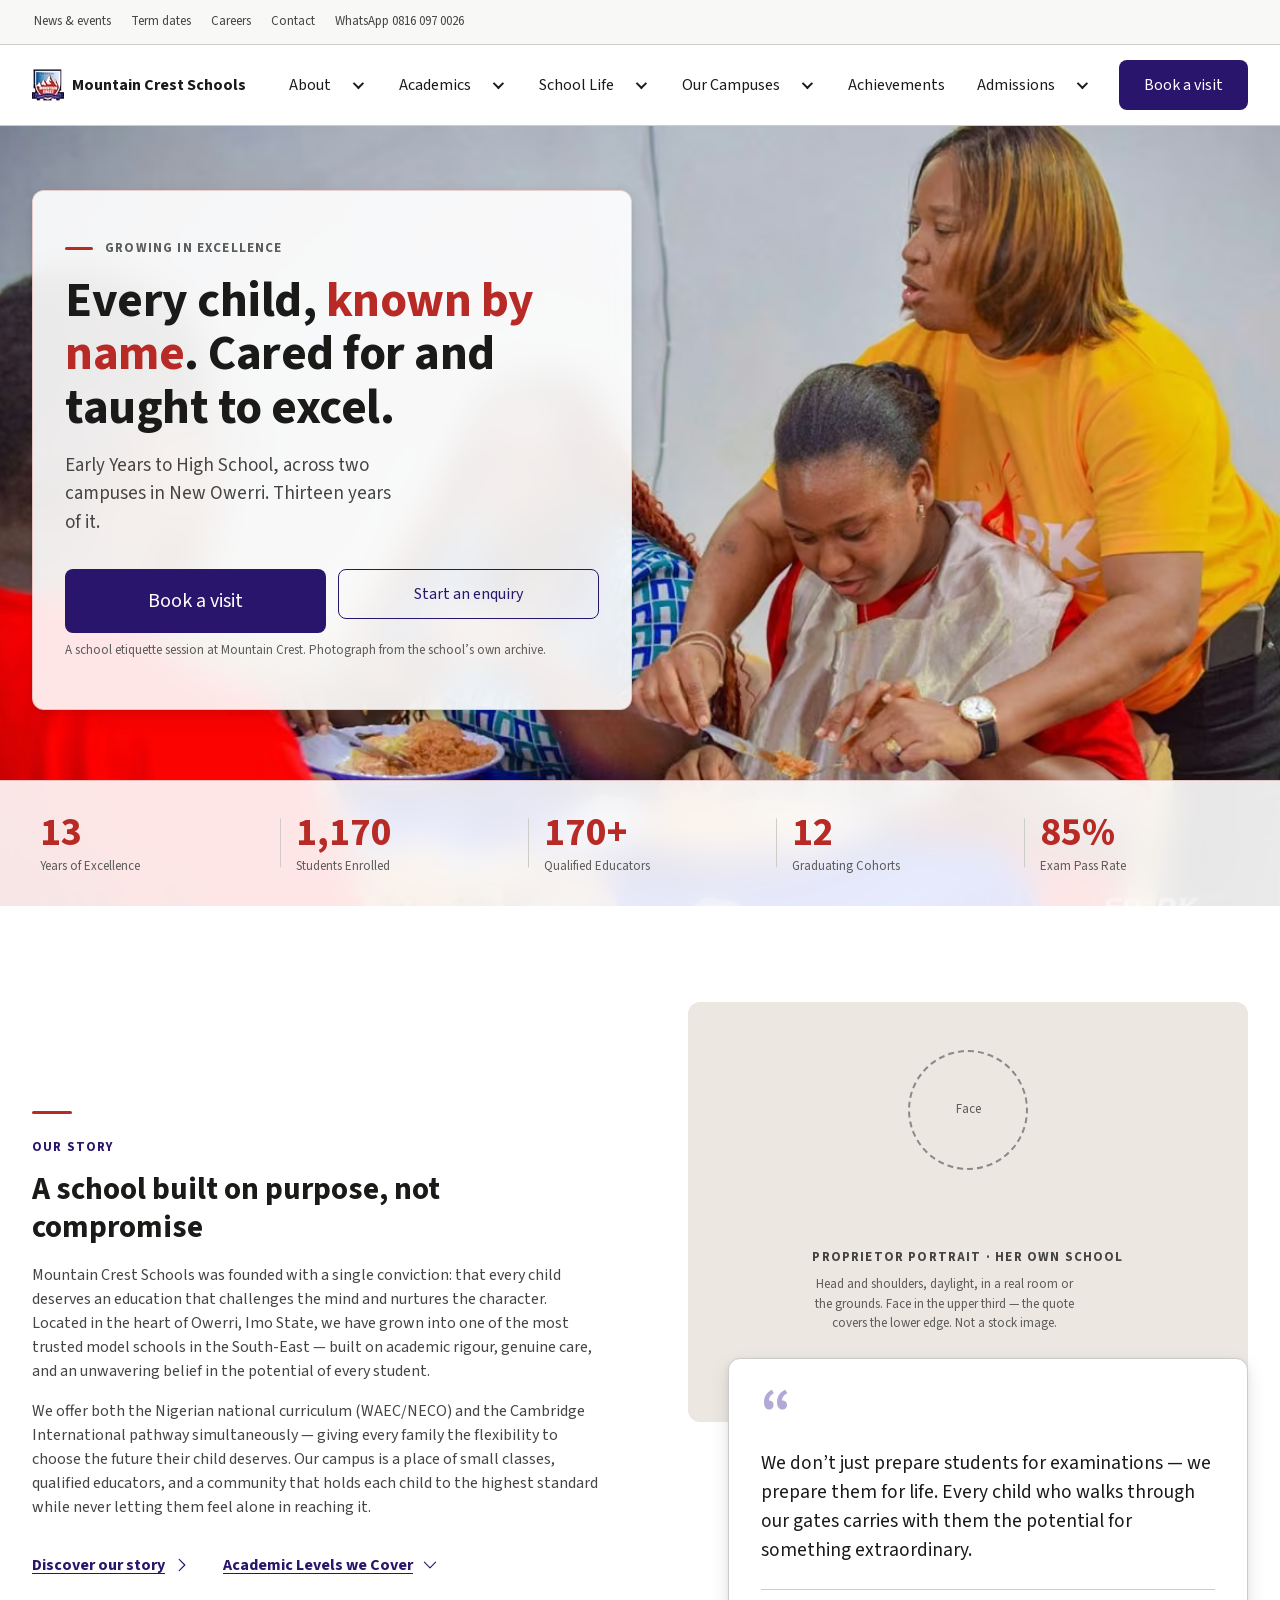
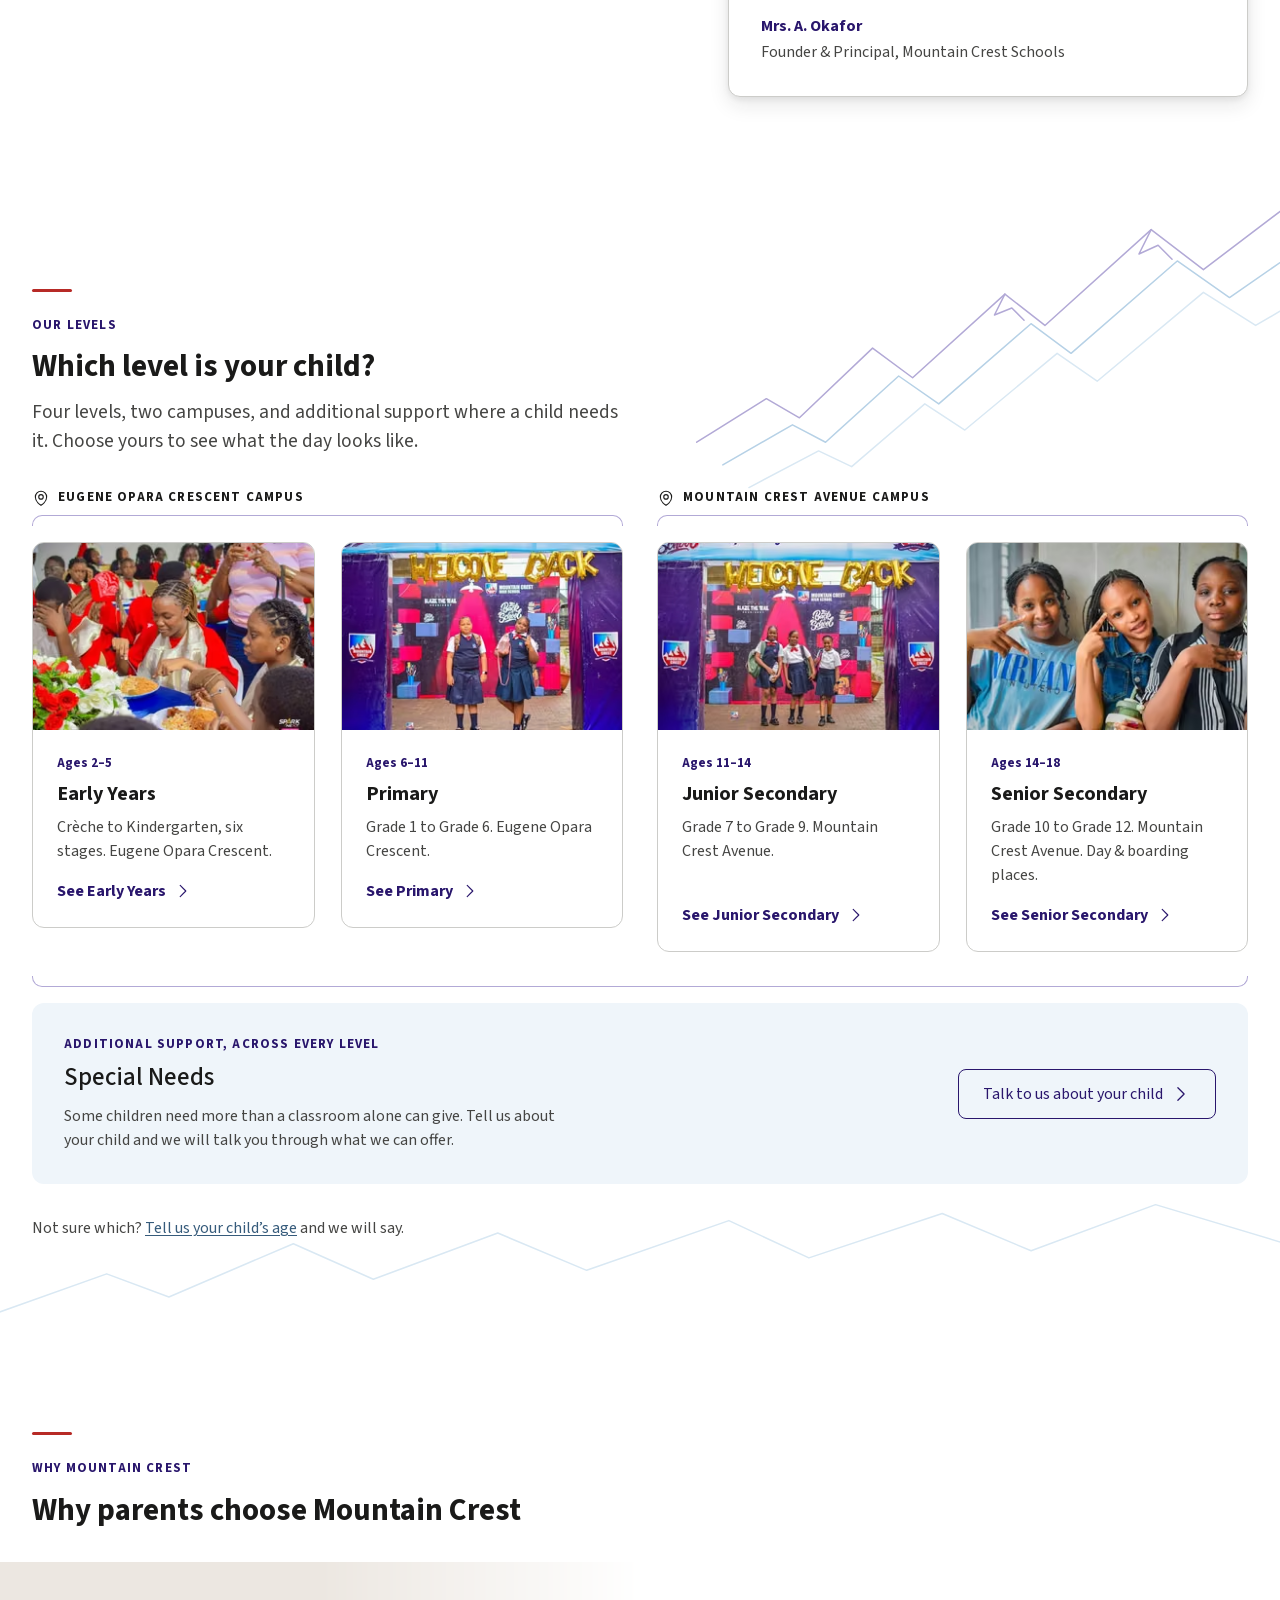
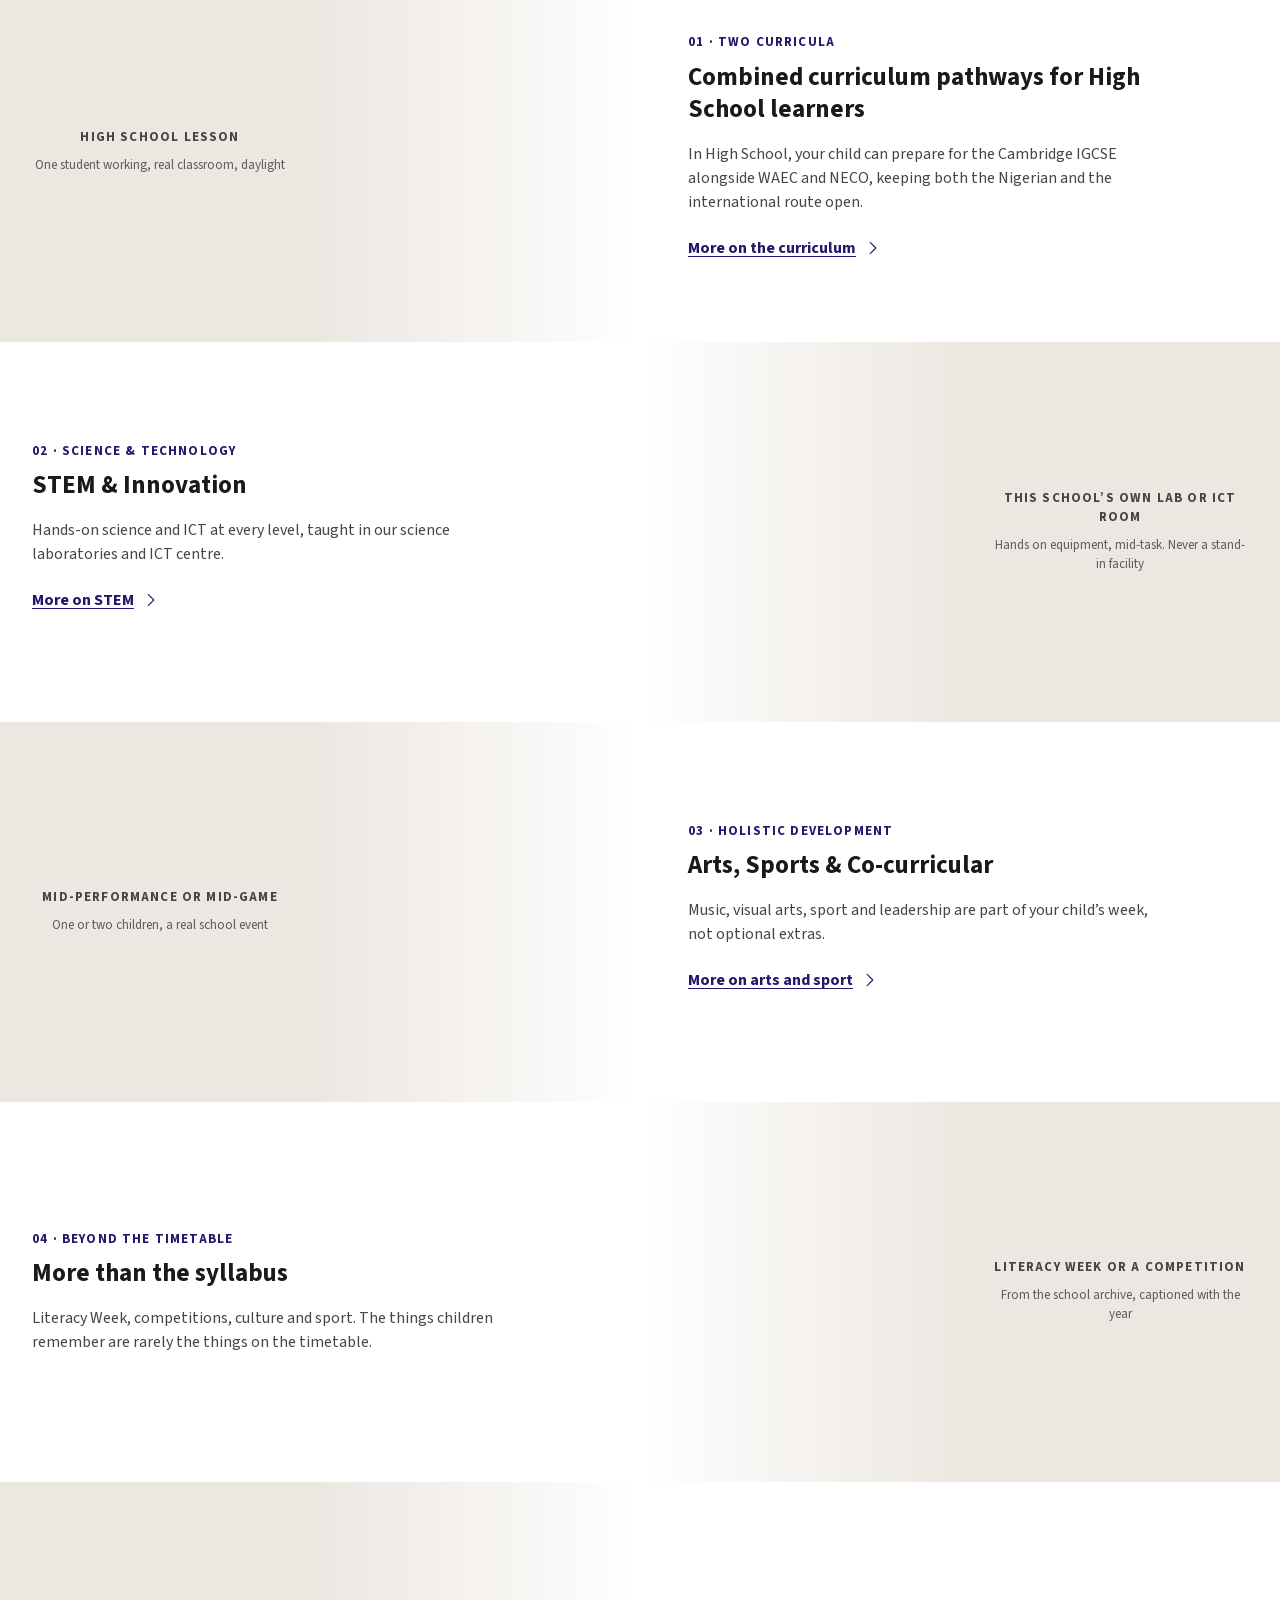
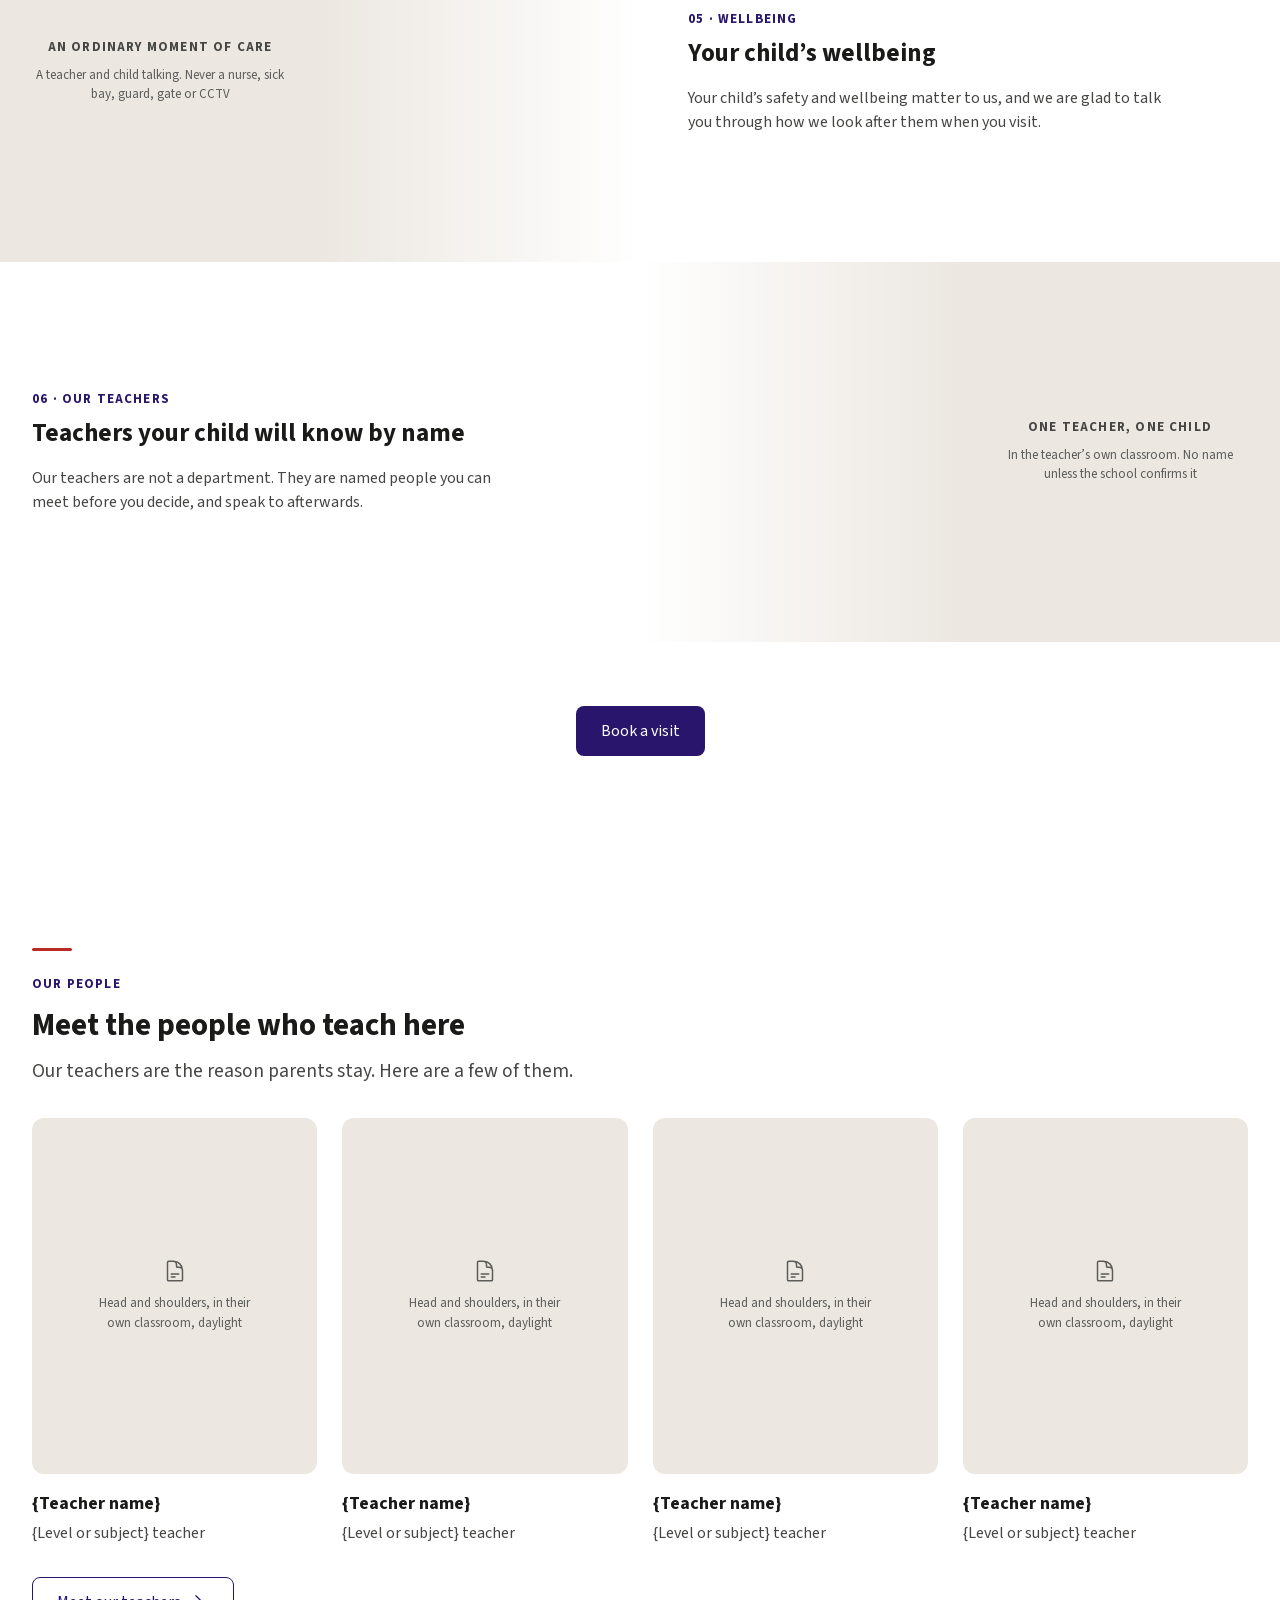
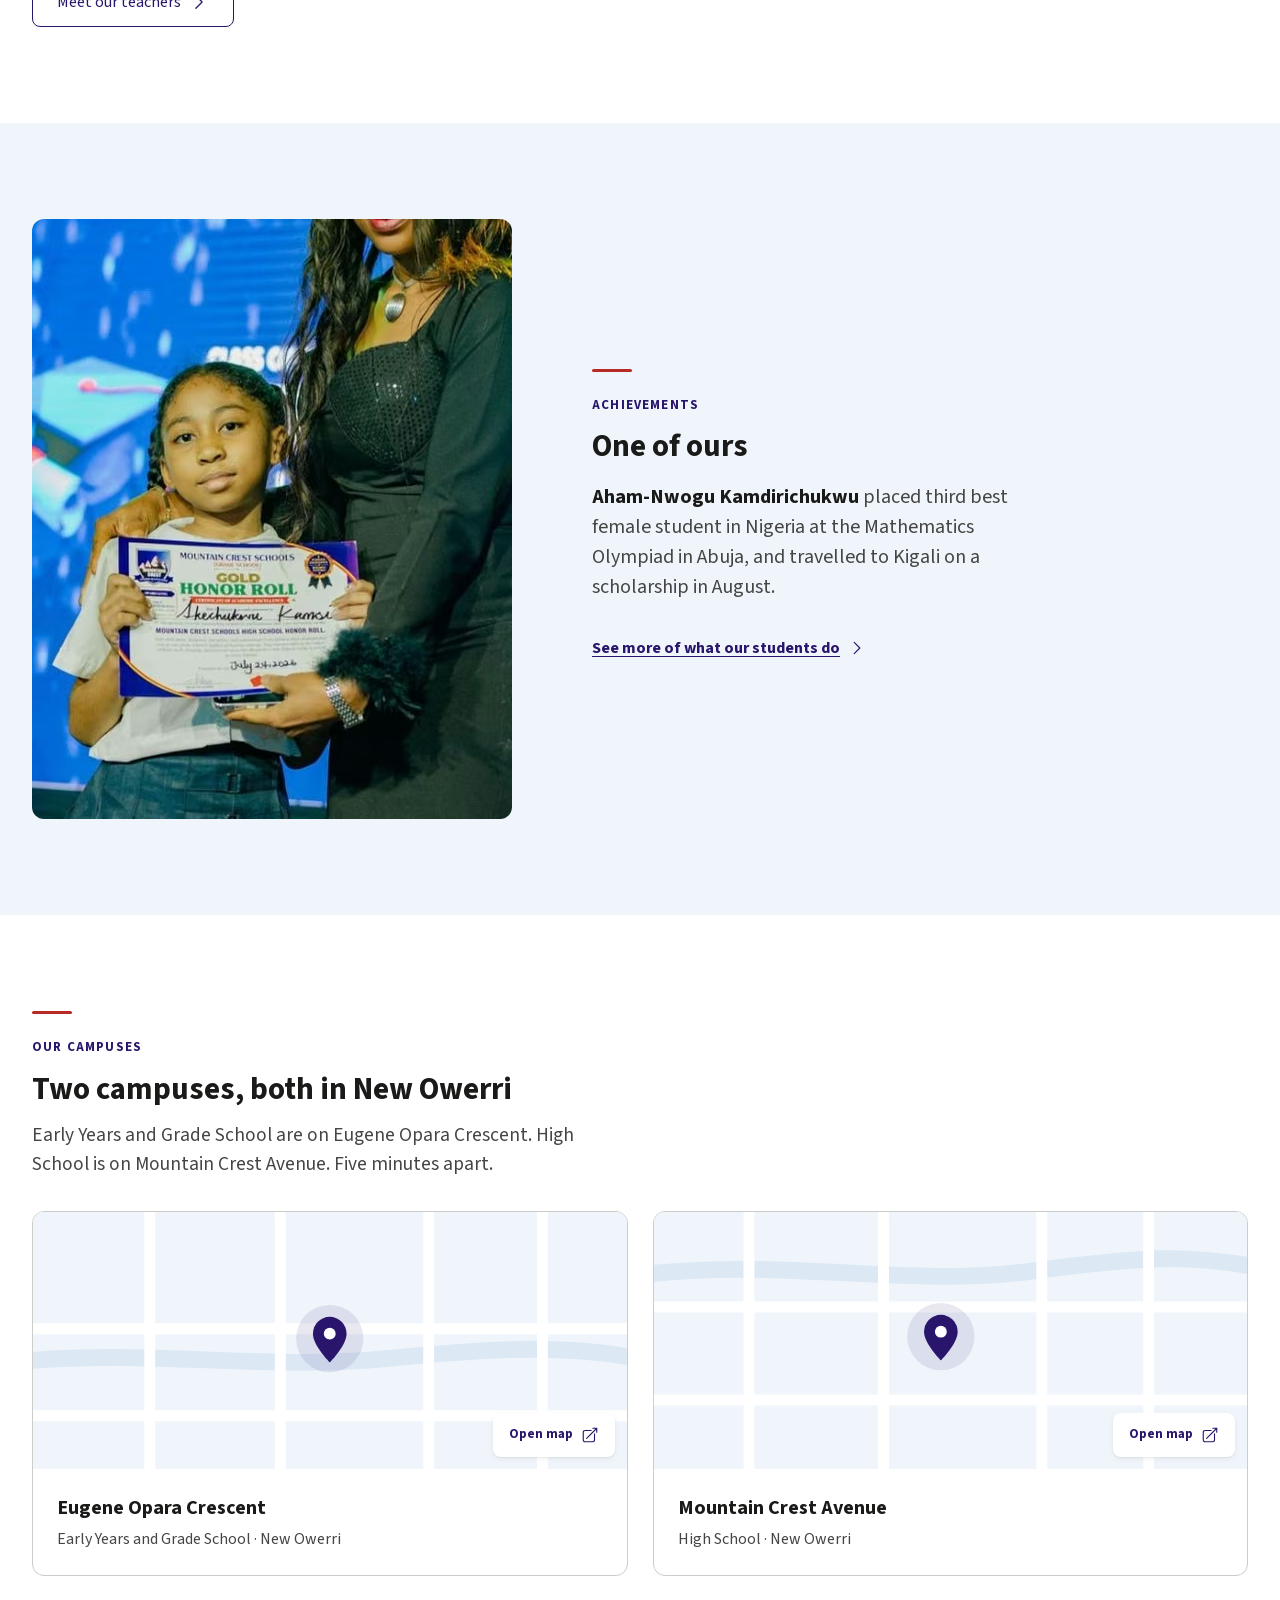
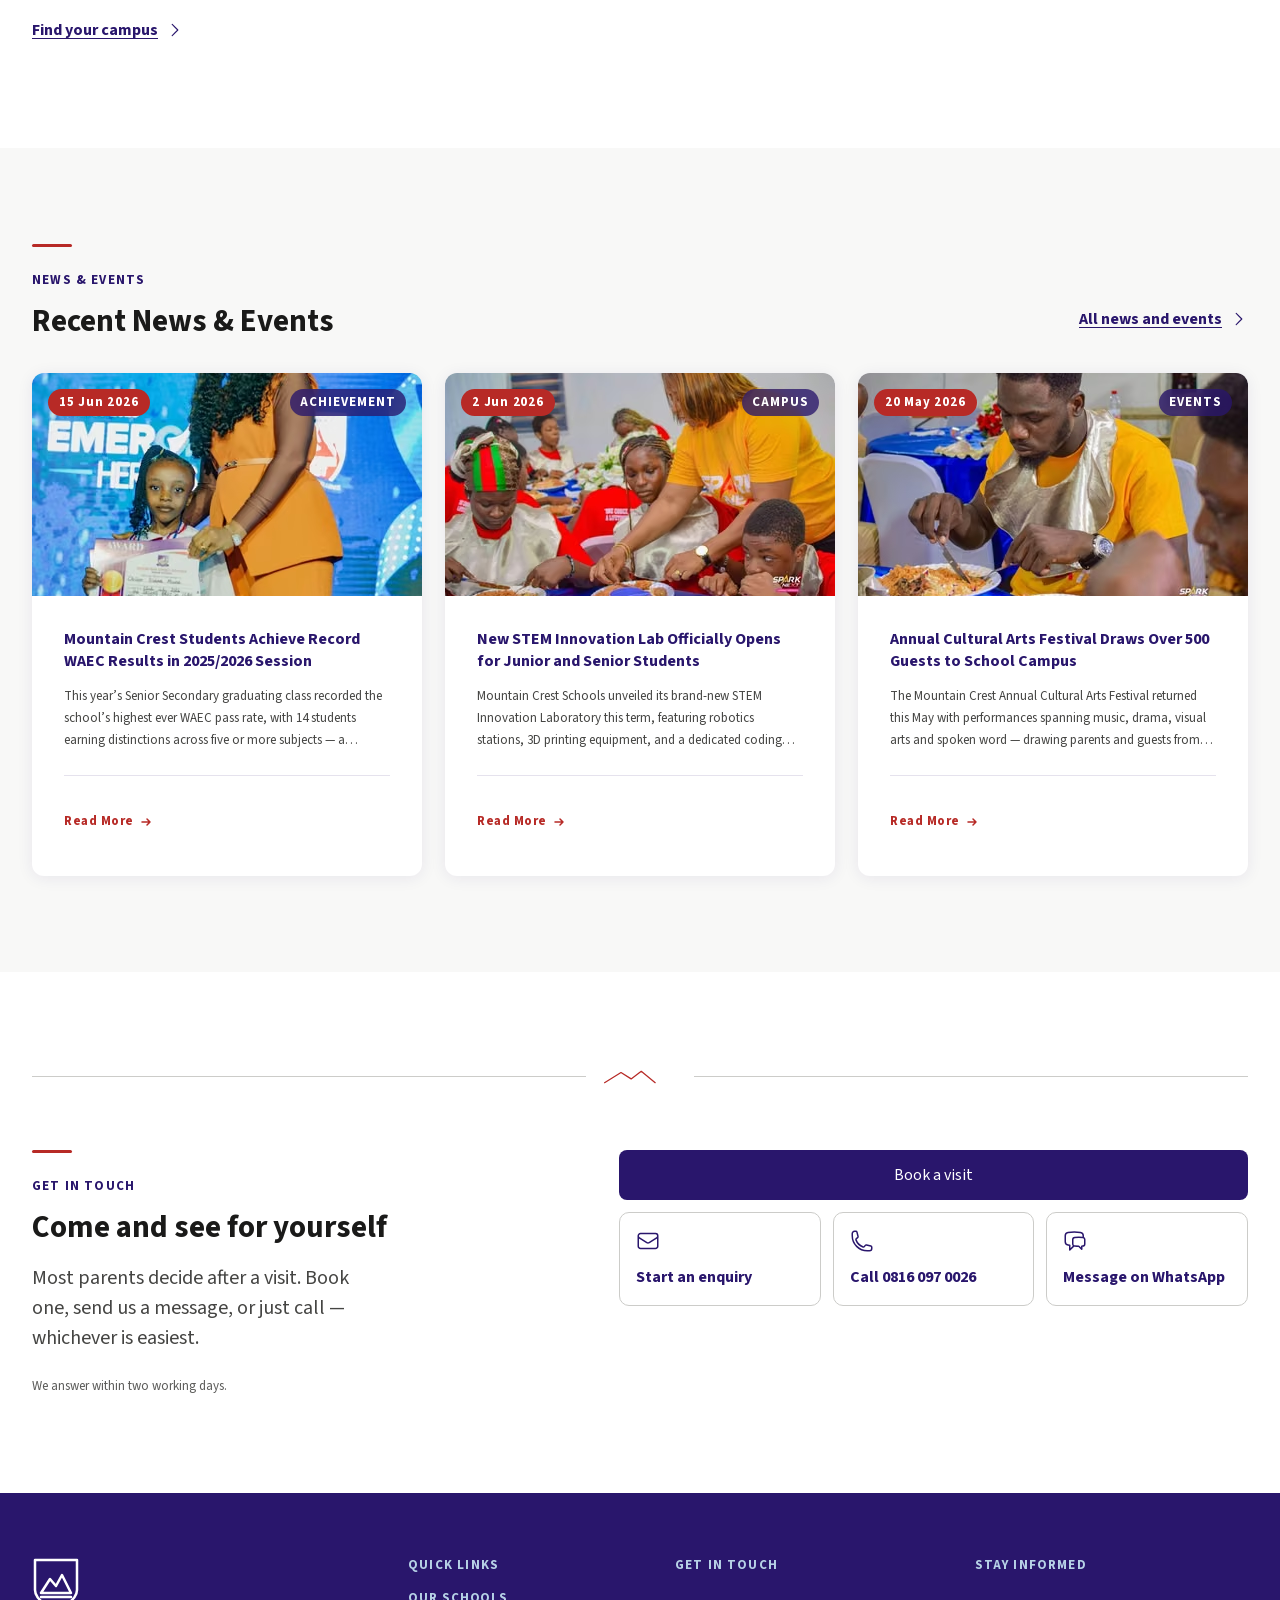
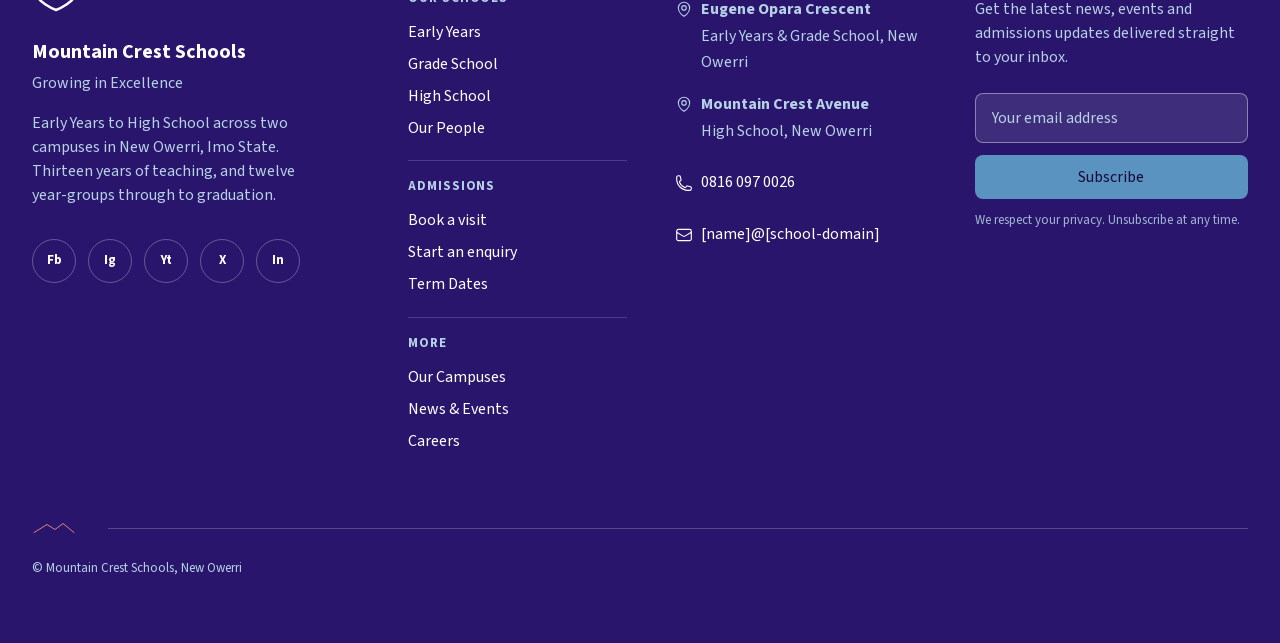
<file: index.html>
<!DOCTYPE html><html lang="en-NG"><head><meta charset="utf-8"><meta name="viewport" content="width=device-width,initial-scale=1"><title>Mountain Crest Schools | Early Years to High School, New Owerri</title><meta name="description" content="Mountain Crest School teaches from Cr&egrave;che to High School across two campuses in New Owerri, Imo State. Thirteen years, twelve graduating cohorts. Book a visit and see an ordinary day."><link rel="preload" href="fonts/SourceSans3-subset.woff2" as="font" type="font/woff2" crossorigin><link rel="icon" href="img/favicon.ico" sizes="any"><link rel="icon" href="img/favicon.png" type="image/png"><link rel="stylesheet" href="css/style.css"></head><body class="p-home"><svg xmlns="http://www.w3.org/2000/svg" style="display:none" aria-hidden="true"><symbol id="i-academic-cap" viewBox="0 0 24 24"><path d="M4.26 10.147a60.438 60.438 0 0 0-.491 6.347A48.62 48.62 0 0 1 12 20.904a48.62 48.62 0 0 1 8.232-4.41 60.46 60.46 0 0 0-.491-6.347m-15.482 0a50.636 50.636 0 0 0-2.658-.813A59.906 59.906 0 0 1 12 3.493a59.903 59.903 0 0 1 10.399 5.84c-.896.248-1.783.52-2.658.814m-15.482 0A50.717 50.717 0 0 1 12 13.489a50.702 50.702 0 0 1 7.74-3.342M6.75 15a.75.75 0 1 0 0-1.5.75.75 0 0 0 0 1.5Zm0 0v-3.675A55.378 55.378 0 0 1 12 8.443m-7.007 11.55A5.981 5.981 0 0 0 6.75 15.75v-1.5"/></symbol><symbol id="i-building-library" viewBox="0 0 24 24"><path d="M12 21v-8.25M15.75 21v-8.25M8.25 21v-8.25M3 9l9-6 9 6m-1.5 12V10.332A48.36 48.36 0 0 0 12 9.75c-2.551 0-5.056.2-7.5.582V21M3 21h18M12 6.75h.008v.008H12V6.75Z"/></symbol><symbol id="i-users" viewBox="0 0 24 24"><path d="M15 19.128a9.38 9.38 0 0 0 2.625.372 9.337 9.337 0 0 0 4.121-.952 4.125 4.125 0 0 0-7.533-2.493M15 19.128v-.003c0-1.113-.285-2.16-.786-3.07M15 19.128v.106A12.318 12.318 0 0 1 8.624 21c-2.331 0-4.512-.645-6.374-1.766l-.001-.109a6.375 6.375 0 0 1 11.964-3.07M12 6.375a3.375 3.375 0 1 1-6.75 0 3.375 3.375 0 0 1 6.75 0Zm8.25 2.25a2.625 2.625 0 1 1-5.25 0 2.625 2.625 0 0 1 5.25 0Z"/></symbol><symbol id="i-trophy" viewBox="0 0 24 24"><path d="M16.5 18.75h-9m9 0a3 3 0 0 1 3 3h-15a3 3 0 0 1 3-3m9 0v-3.375c0-.621-.503-1.125-1.125-1.125h-.871M7.5 18.75v-3.375c0-.621.504-1.125 1.125-1.125h.872m5.007 0H9.497m5.007 0a7.454 7.454 0 0 1-.982-3.172M9.497 14.25a7.454 7.454 0 0 0 .981-3.172M5.25 4.236c-.982.143-1.954.317-2.916.52A6.003 6.003 0 0 0 7.73 9.728M5.25 4.236V4.5c0 2.108.966 3.99 2.48 5.228M5.25 4.236V2.721C7.456 2.41 9.71 2.25 12 2.25c2.291 0 4.545.16 6.75.47v1.516M7.73 9.728a6.726 6.726 0 0 0 2.748 1.35m8.272-6.842V4.5c0 2.108-.966 3.99-2.48 5.228m2.48-5.492a46.32 46.32 0 0 1 2.916.52 6.003 6.003 0 0 1-5.395 4.972m0 0a6.726 6.726 0 0 1-2.749 1.35m0 0a6.772 6.772 0 0 1-3.044 0"/></symbol><symbol id="i-sparkles" viewBox="0 0 24 24"><path d="M9.813 15.904 9 18.75l-.813-2.846a4.5 4.5 0 0 0-3.09-3.09L2.25 12l2.846-.813a4.5 4.5 0 0 0 3.09-3.09L9 5.25l.813 2.846a4.5 4.5 0 0 0 3.09 3.09L15.75 12l-2.846.813a4.5 4.5 0 0 0-3.09 3.09ZM18.259 8.715 18 9.75l-.259-1.035a3.375 3.375 0 0 0-2.455-2.456L14.25 6l1.036-.259a3.375 3.375 0 0 0 2.455-2.456L18 2.25l.259 1.035a3.375 3.375 0 0 0 2.456 2.456L21.75 6l-1.035.259a3.375 3.375 0 0 0-2.456 2.456ZM16.894 20.567 16.5 21.75l-.394-1.183a2.25 2.25 0 0 0-1.423-1.423L13.5 18.75l1.183-.394a2.25 2.25 0 0 0 1.423-1.423l.394-1.183.394 1.183a2.25 2.25 0 0 0 1.423 1.423l1.183.394-1.183.394a2.25 2.25 0 0 0-1.423 1.423Z"/></symbol><symbol id="i-heart" viewBox="0 0 24 24"><path d="M21 8.25c0-2.485-2.099-4.5-4.688-4.5-1.935 0-3.597 1.126-4.312 2.733-.715-1.607-2.377-2.733-4.313-2.733C5.1 3.75 3 5.765 3 8.25c0 7.22 9 12 9 12s9-4.78 9-12Z"/></symbol><symbol id="i-phone" viewBox="0 0 24 24"><path d="M2.25 6.75c0 8.284 6.716 15 15 15h2.25a2.25 2.25 0 0 0 2.25-2.25v-1.372c0-.516-.351-.966-.852-1.091l-4.423-1.106c-.44-.11-.902.055-1.173.417l-.97 1.293c-.282.376-.769.542-1.21.38a12.035 12.035 0 0 1-7.143-7.143c-.162-.441.004-.928.38-1.21l1.293-.97c.363-.271.527-.734.417-1.173L6.963 3.102a1.125 1.125 0 0 0-1.091-.852H4.5A2.25 2.25 0 0 0 2.25 4.5v2.25Z"/></symbol><symbol id="i-chat" viewBox="0 0 24 24"><path d="M20.25 8.511c.884.284 1.5 1.128 1.5 2.097v4.286c0 1.136-.847 2.1-1.98 2.193-.34.027-.68.052-1.02.072v3.091l-3-3c-1.354 0-2.694-.055-4.02-.163a2.115 2.115 0 0 1-.825-.242m9.345-8.334a2.126 2.126 0 0 0-.476-.095 48.64 48.64 0 0 0-8.048 0c-1.131.094-1.976 1.057-1.976 2.192v4.286c0 .837.46 1.58 1.155 1.951m9.345-8.334V6.637c0-1.621-1.152-3.026-2.76-3.235A48.455 48.455 0 0 0 11.25 3c-2.115 0-4.198.137-6.24.402-1.608.209-2.76 1.614-2.76 3.235v6.226c0 1.621 1.152 3.026 2.76 3.235.577.075 1.157.14 1.74.194V21l4.155-4.155"/></symbol><symbol id="i-envelope" viewBox="0 0 24 24"><path d="M21.75 6.75v10.5a2.25 2.25 0 0 1-2.25 2.25h-15a2.25 2.25 0 0 1-2.25-2.25V6.75m19.5 0A2.25 2.25 0 0 0 19.5 4.5h-15a2.25 2.25 0 0 0-2.25 2.25m19.5 0v.243a2.25 2.25 0 0 1-1.07 1.916l-7.5 4.615a2.25 2.25 0 0 1-2.36 0L3.32 8.91a2.25 2.25 0 0 1-1.07-1.916V6.75"/></symbol><symbol id="i-map-pin" viewBox="0 0 24 24"><path d="M15 10.5a3 3 0 1 1-6 0 3 3 0 0 1 6 0Z M19.5 10.5c0 7.142-7.5 11.25-7.5 11.25S4.5 17.642 4.5 10.5a7.5 7.5 0 1 1 15 0Z"/></symbol><symbol id="i-check-circle" viewBox="0 0 24 24"><path d="M9 12.75 11.25 15 15 9.75M21 12a9 9 0 1 1-18 0 9 9 0 0 1 18 0Z"/></symbol><symbol id="i-warning" viewBox="0 0 24 24"><path d="M12 9v3.75m-9.303 3.376c-.866 1.5.217 3.374 1.948 3.374h14.71c1.73 0 2.813-1.874 1.948-3.374L13.949 3.378c-.866-1.5-3.032-1.5-3.898 0L2.697 16.126ZM12 15.75h.007v.008H12v-.008Z"/></symbol><symbol id="i-error" viewBox="0 0 24 24"><path d="M12 9v3.75m9-.75a9 9 0 1 1-18 0 9 9 0 0 1 18 0Zm-9 3.75h.008v.008H12v-.008Z"/></symbol><symbol id="i-info" viewBox="0 0 24 24"><path d="m11.25 11.25.041-.02a.75.75 0 0 1 1.063.852l-.708 2.836a.75.75 0 0 0 1.063.853l.041-.021M21 12a9 9 0 1 1-18 0 9 9 0 0 1 18 0Zm-9-3.75h.008v.008H12V8.25Z"/></symbol><symbol id="i-chevron-down" viewBox="0 0 24 24"><path d="m19.5 8.25-7.5 7.5-7.5-7.5"/></symbol><symbol id="i-chevron-right" viewBox="0 0 24 24"><path d="m8.25 4.5 7.5 7.5-7.5 7.5"/></symbol><symbol id="i-menu" viewBox="0 0 24 24"><path d="M3.75 6.75h16.5M3.75 12h16.5m-16.5 5.25h16.5"/></symbol><symbol id="i-close" viewBox="0 0 24 24"><path d="M6 18 18 6M6 6l12 12"/></symbol><symbol id="i-external" viewBox="0 0 24 24"><path d="M13.5 6H5.25A2.25 2.25 0 0 0 3 8.25v10.5A2.25 2.25 0 0 0 5.25 21h10.5A2.25 2.25 0 0 0 18 18.75V10.5m-10.5 6L21 3m0 0h-5.25M21 3v5.25"/></symbol><symbol id="i-document" viewBox="0 0 24 24"><path d="M19.5 14.25v-2.625a3.375 3.375 0 0 0-3.375-3.375h-1.5A1.125 1.125 0 0 1 13.5 7.125v-1.5a3.375 3.375 0 0 0-3.375-3.375H8.25m0 12.75h7.5m-7.5 3H12M10.5 2.25H5.625c-.621 0-1.125.504-1.125 1.125v17.25c0 .621.504 1.125 1.125 1.125h12.75c.621 0 1.125-.504 1.125-1.125V11.25a9 9 0 0 0-9-9Z"/></symbol></svg><a class="skip" href="#main">Skip to main content</a><div class="util"><div class="wrap"><nav aria-label="Utility"><ul><li class="opt"><a href="news.html">News &amp; events</a></li><li class="opt"><a href="news.html#terms">Term dates</a></li><li class="opt"><a href="careers.html">Careers</a></li><li><a href="contact.html">Contact</a></li><li><a href="https://wa.me/2348160970026">WhatsApp 0816 097 0026</a></li></ul></nav></div></div><header class="hdr"><div class="wrap hdr__in"><a class="logo" href="index.html"><picture><source type="image/webp" srcset="img/crest-32.webp 1x, img/crest-64.webp 2x"><img src="img/crest-32.png" srcset="img/crest-32.png 1x, img/crest-64.png 2x" width="32" height="32" alt="" aria-hidden="true" decoding="async"></picture><span class="logo__name">Mountain Crest Schools</span><span class="vh">Mountain Crest School, home</span></a><nav class="nav" aria-label="Main"><ul><li class="nav__i"><a href="about.html">About</a><details class="dd"><summary class="dd__t" aria-label="About submenu"></summary><ul><li><a href="about.html">About overview</a></li><li><a href="about.html">Our story</a></li><li><a href="about.html">Our people</a></li><li><a href="about.html">Values &amp; ethos</a></li><li><a href="about.html">By the numbers</a></li></ul></details></li><li class="nav__i"><a href="academics.html">Academics</a><details class="dd"><summary class="dd__t" aria-label="Academics submenu"></summary><ul><li><a href="academics.html">Academics overview</a></li><li><a href="academics.html">Early Years</a></li><li><a href="academics.html">Grade School</a></li><li><a href="academics.html">High School</a></li><li><a href="academics.html">Curriculum &amp; exams</a></li><li><a href="academics.html">Beyond the classroom</a></li></ul></details></li><li class="nav__i"><a href="school-life.html">School Life</a><details class="dd"><summary class="dd__t" aria-label="School Life submenu"></summary><ul><li><a href="school-life.html">School Life overview</a></li><li><a href="school-life.html">A day in the life</a></li><li><a href="school-life.html">Facilities</a></li></ul></details></li><li class="nav__i"><a href="campuses.html">Our Campuses</a><details class="dd"><summary class="dd__t" aria-label="Our Campuses submenu"></summary><ul><li><a href="campuses.html">Our Campuses overview</a></li><li><a href="campuses.html">Which campus is my child's?</a></li><li><a href="campuses.html">Locations &amp; directions</a></li></ul></details></li><li><a href="achievements.html">Achievements</a></li><li class="nav__i"><a href="admissions.html">Admissions</a><details class="dd"><summary class="dd__t" aria-label="Admissions submenu"></summary><ul><li><a href="admissions.html">Admissions overview</a></li><li><a href="admissions.html">How to apply</a></li><li><a href="admissions.html">Fees</a></li><li><a href="admissions.html">Book a visit</a></li><li><a href="admissions.html">Questions parents ask</a></li></ul></details></li></ul></nav><a class="btn btn--fill" href="admissions.html#visit">Book a visit</a><details class="menu"><summary aria-label="Open menu"><span aria-hidden="true">☰</span> Menu</summary><div><nav aria-label="Main"><ul class="mnav"><li class="mnav__i"><a href="about.html">About</a><details class="mdd"><summary class="mdd__t" aria-label="About submenu"></summary><ul><li><a href="about.html">About overview</a></li><li><a href="about.html">Our story</a></li><li><a href="about.html">Our people</a></li><li><a href="about.html">Values &amp; ethos</a></li><li><a href="about.html">By the numbers</a></li></ul></details></li><li class="mnav__i"><a href="academics.html">Academics</a><details class="mdd"><summary class="mdd__t" aria-label="Academics submenu"></summary><ul><li><a href="academics.html">Academics overview</a></li><li><a href="academics.html">Early Years</a></li><li><a href="academics.html">Grade School</a></li><li><a href="academics.html">High School</a></li><li><a href="academics.html">Curriculum &amp; exams</a></li><li><a href="academics.html">Beyond the classroom</a></li></ul></details></li><li class="mnav__i"><a href="school-life.html">School Life</a><details class="mdd"><summary class="mdd__t" aria-label="School Life submenu"></summary><ul><li><a href="school-life.html">School Life overview</a></li><li><a href="school-life.html">A day in the life</a></li><li><a href="school-life.html">Facilities</a></li></ul></details></li><li class="mnav__i"><a href="campuses.html">Our Campuses</a><details class="mdd"><summary class="mdd__t" aria-label="Our Campuses submenu"></summary><ul><li><a href="campuses.html">Our Campuses overview</a></li><li><a href="campuses.html">Which campus is my child's?</a></li><li><a href="campuses.html">Locations &amp; directions</a></li></ul></details></li><li><a href="achievements.html">Achievements</a></li><li class="mnav__i"><a href="admissions.html">Admissions</a><details class="mdd"><summary class="mdd__t" aria-label="Admissions submenu"></summary><ul><li><a href="admissions.html">Admissions overview</a></li><li><a href="admissions.html">How to apply</a></li><li><a href="admissions.html">Fees</a></li><li><a href="admissions.html">Book a visit</a></li><li><a href="admissions.html">Questions parents ask</a></li></ul></details></li></ul></nav><nav aria-label="Utility"><ul class="mnav"><li><a href="news.html">News &amp; events</a></li><li><a href="news.html#terms">Term dates</a></li><li><a href="careers.html">Careers</a></li></ul></nav></div></details></div></header><main id="main" tabindex="-1"><section class="hero" id="top"><picture class="pic"><source media="(min-width:960px)" type="image/avif" srcset="img/hero-wide-288.avif 288w, img/hero-wide-448.avif 448w, img/hero-wide-608.avif 608w, img/hero-wide-768.avif 768w, img/hero-wide-960.avif 960w, img/hero-wide-1280.avif 1280w, img/hero-wide-1400.avif 1400w" sizes="100vw"><source media="(min-width:960px)" type="image/webp" srcset="img/hero-wide-288.webp 288w, img/hero-wide-448.webp 448w, img/hero-wide-608.webp 608w, img/hero-wide-768.webp 768w, img/hero-wide-960.webp 960w, img/hero-wide-1280.webp 1280w, img/hero-wide-1400.webp 1400w" sizes="100vw"><source type="image/avif" srcset="img/hero-tall-288.avif 288w, img/hero-tall-448.avif 448w, img/hero-tall-608.avif 608w, img/hero-tall-768.avif 768w, img/hero-tall-960.avif 960w" sizes="100vw"><source type="image/webp" srcset="img/hero-tall-288.webp 288w, img/hero-tall-448.webp 448w, img/hero-tall-608.webp 608w, img/hero-tall-768.webp 768w, img/hero-tall-960.webp 960w" sizes="100vw"><img src="img/hero-wide-1400.jpg" srcset="img/hero-wide-288.jpg 288w, img/hero-wide-448.jpg 448w, img/hero-wide-608.jpg 608w, img/hero-wide-768.jpg 768w, img/hero-wide-960.jpg 960w, img/hero-wide-1280.jpg 1280w, img/hero-wide-1400.jpg 1400w" sizes="100vw" width="1400" height="788" alt="A member of staff helping two Mountain Crest pupils at a table during a school etiquette session" loading="eager" fetchpriority="high"></picture><div class="hero__scrim" aria-hidden="true"></div><div class="wrap hero__body"><div class="hero__card"><p class="eyebrow">Growing in Excellence</p><h1>Every child, <span class="hl">known by name</span>. Cared for and taught to excel.</h1><p class="hero__sub">Early Years to High School, across two campuses in New Owerri. Thirteen years of it.</p><div class="cta"><a class="btn btn--fill btn--lg btn--block" href="admissions.html#visit">Book a visit</a><a class="btn btn--out btn--block" href="admissions.html#enquiry">Start an enquiry</a></div><p class="hero__cap">A school etiquette session at Mountain Crest. Photograph from the school’s own archive.</p></div></div><div class="hero__stats"><div class="wrap"><div class="hstat"><ul><li class="stat"><p class="stat__n">13</p><p class="stat__l">Years of Excellence</p></li><li class="stat"><p class="stat__n">1,170</p><p class="stat__l">Students Enrolled</p></li><li class="stat"><p class="stat__n">170+</p><p class="stat__l">Qualified Educators</p></li><li class="stat"><p class="stat__n">12</p><p class="stat__l">Graduating Cohorts</p></li><li class="stat"><p class="stat__n">85%</p><p class="stat__l">Exam Pass Rate</p></li></ul></div></div></div></section><section class="sec" id="story"><div class="wrap"><div class="story"><div class="story__b"><p class="rule" aria-hidden="true"></p><p class="kicker">Our story</p><h2>A school built on purpose, not compromise</h2><p class="story__p">Mountain Crest Schools was founded with a single conviction: that every child deserves an education that challenges the mind and nurtures the character. Located in the heart of Owerri, Imo State, we have grown into one of the most trusted model schools in the South-East &mdash; built on academic rigour, genuine care, and an unwavering belief in the potential of every student.</p><p class="story__p">We offer both the Nigerian national curriculum (WAEC/NECO) and the Cambridge International pathway simultaneously &mdash; giving every family the flexibility to choose the future their child deserves. Our campus is a place of small classes, qualified educators, and a community that holds each child to the highest standard while never letting them feel alone in reaching it.</p><p class="story__links"><a class="lnk" href="about.html">Discover our story<svg class="ico ico--sm" aria-hidden="true" focusable="false"><use href="#i-chevron-right"/></svg></a><a class="lnk" href="#levels">Academic Levels we Cover<svg class="ico ico--sm" aria-hidden="true" focusable="false"><use href="#i-chevron-down"/></svg></a></p></div><div class="story__media"><div class="ph ph--43 story__ph" role="img" aria-label="Awaiting a photograph of the proprietor"><span class="story__face" aria-hidden="true">Face</span><span class="story__cap"><span class="ph__k">Proprietor portrait<span class="story__k1"> &middot; her own school</span><span class="story__k2"> &middot; 4:3</span></span><span class="ph__t story__brief">Head and shoulders, daylight, in a real room or the grounds. Face in the upper third &mdash; the quote covers the lower edge. Not a stock image.</span></span></div><figure class="quote"><span class="quote__m" aria-hidden="true">&ldquo;</span><blockquote class="quote__t"><p>We don&rsquo;t just prepare students for examinations &mdash; we prepare them for life. Every child who walks through our gates carries with them the potential for something extraordinary.</p></blockquote><figcaption class="quote__c"><span class="quote__n">Mrs. A. Okafor</span><span class="quote__r">Founder &amp; Principal, Mountain Crest Schools</span></figcaption></figure></div></div></div></section><section class="sec sec--ridge" id="levels"><div class="wrap"><div class="sec__head"><p class="rule" aria-hidden="true"></p><p class="kicker">Our levels</p><h2>Which level is your child?</h2><p class="sec__lead">Four levels, two campuses, and additional support where a child needs it. Choose yours to see what the day looks like.</p></div><div class="lvlset"><div class="cgrp"><p class="cgrp__label"><svg class="ico ico--sm" aria-hidden="true" focusable="false"><use href="#i-map-pin"/></svg><span>Eugene Opara Crescent campus</span></p><div class="cgrp__rail" aria-hidden="true"></div><ul class="lcards"><li class="lcard"><a class="lcard__a" href="early-years.html"><picture class="lcard__pic"><source type="image/avif" srcset="img/lv1-288.avif 288w, img/lv1-424.avif 424w, img/lv1-566.avif 566w, img/lv1-768.avif 768w" sizes="(min-width:960px) 283px,(min-width:640px) calc((100vw - 88px)/2),calc(100vw - 32px)"><source type="image/webp" srcset="img/lv1-288.webp 288w, img/lv1-424.webp 424w, img/lv1-566.webp 566w, img/lv1-768.webp 768w" sizes="(min-width:960px) 283px,(min-width:640px) calc((100vw - 88px)/2),calc(100vw - 32px)"><img src="img/lv1-424.jpg" srcset="img/lv1-288.jpg 288w, img/lv1-424.jpg 424w, img/lv1-566.jpg 566w, img/lv1-768.jpg 768w" sizes="(min-width:960px) 283px,(min-width:640px) calc((100vw - 88px)/2),calc(100vw - 32px)" width="768" height="512" alt="Mountain Crest pupils in Early Years" loading="lazy" decoding="async"></picture><span class="lcard__b"><span class="lcard__age">Ages 2&ndash;5</span><span class="lcard__name">Early Years</span><span class="lcard__txt">Cr&egrave;che to Kindergarten, six stages. Eugene Opara Crescent.</span><span class="lcard__cta">See Early Years<svg class="ico ico--sm" aria-hidden="true" focusable="false"><use href="#i-chevron-right"/></svg></span></span></a></li><li class="lcard"><a class="lcard__a" href="grade-school.html"><picture class="lcard__pic"><source type="image/avif" srcset="img/lv2-288.avif 288w, img/lv2-424.avif 424w, img/lv2-566.avif 566w, img/lv2-768.avif 768w" sizes="(min-width:960px) 283px,(min-width:640px) calc((100vw - 88px)/2),calc(100vw - 32px)"><source type="image/webp" srcset="img/lv2-288.webp 288w, img/lv2-424.webp 424w, img/lv2-566.webp 566w, img/lv2-768.webp 768w" sizes="(min-width:960px) 283px,(min-width:640px) calc((100vw - 88px)/2),calc(100vw - 32px)"><img src="img/lv2-424.jpg" srcset="img/lv2-288.jpg 288w, img/lv2-424.jpg 424w, img/lv2-566.jpg 566w, img/lv2-768.jpg 768w" sizes="(min-width:960px) 283px,(min-width:640px) calc((100vw - 88px)/2),calc(100vw - 32px)" width="768" height="512" alt="Mountain Crest pupils in Primary" loading="lazy" decoding="async"></picture><span class="lcard__b"><span class="lcard__age">Ages 6&ndash;11</span><span class="lcard__name">Primary</span><span class="lcard__txt">Grade 1 to Grade 6. Eugene Opara Crescent.</span><span class="lcard__cta">See Primary<svg class="ico ico--sm" aria-hidden="true" focusable="false"><use href="#i-chevron-right"/></svg></span></span></a></li></ul></div><div class="cgrp"><p class="cgrp__label"><svg class="ico ico--sm" aria-hidden="true" focusable="false"><use href="#i-map-pin"/></svg><span>Mountain Crest Avenue campus</span></p><div class="cgrp__rail" aria-hidden="true"></div><ul class="lcards"><li class="lcard"><a class="lcard__a" href="high-school.html"><picture class="lcard__pic"><source type="image/avif" srcset="img/lv3-288.avif 288w, img/lv3-424.avif 424w, img/lv3-566.avif 566w, img/lv3-768.avif 768w" sizes="(min-width:960px) 283px,(min-width:640px) calc((100vw - 88px)/2),calc(100vw - 32px)"><source type="image/webp" srcset="img/lv3-288.webp 288w, img/lv3-424.webp 424w, img/lv3-566.webp 566w, img/lv3-768.webp 768w" sizes="(min-width:960px) 283px,(min-width:640px) calc((100vw - 88px)/2),calc(100vw - 32px)"><img src="img/lv3-424.jpg" srcset="img/lv3-288.jpg 288w, img/lv3-424.jpg 424w, img/lv3-566.jpg 566w, img/lv3-768.jpg 768w" sizes="(min-width:960px) 283px,(min-width:640px) calc((100vw - 88px)/2),calc(100vw - 32px)" width="768" height="512" alt="Mountain Crest pupils in Junior Secondary" loading="lazy" decoding="async"></picture><span class="lcard__b"><span class="lcard__age">Ages 11&ndash;14</span><span class="lcard__name">Junior Secondary</span><span class="lcard__txt">Grade 7 to Grade 9. Mountain Crest Avenue.</span><span class="lcard__cta">See Junior Secondary<svg class="ico ico--sm" aria-hidden="true" focusable="false"><use href="#i-chevron-right"/></svg></span></span></a></li><li class="lcard"><a class="lcard__a" href="high-school.html"><picture class="lcard__pic"><source type="image/avif" srcset="img/lv4-288.avif 288w, img/lv4-424.avif 424w, img/lv4-566.avif 566w" sizes="(min-width:960px) 283px,(min-width:640px) calc((100vw - 88px)/2),calc(100vw - 32px)"><source type="image/webp" srcset="img/lv4-288.webp 288w, img/lv4-424.webp 424w, img/lv4-566.webp 566w" sizes="(min-width:960px) 283px,(min-width:640px) calc((100vw - 88px)/2),calc(100vw - 32px)"><img src="img/lv4-424.jpg" srcset="img/lv4-288.jpg 288w, img/lv4-424.jpg 424w, img/lv4-566.jpg 566w" sizes="(min-width:960px) 283px,(min-width:640px) calc((100vw - 88px)/2),calc(100vw - 32px)" width="648" height="432" alt="Mountain Crest pupils in Senior Secondary" loading="lazy" decoding="async"></picture><span class="lcard__b"><span class="lcard__age">Ages 14&ndash;18</span><span class="lcard__name">Senior Secondary</span><span class="lcard__txt">Grade 10 to Grade 12. Mountain Crest Avenue. Day &amp; boarding places.</span><span class="lcard__cta">See Senior Secondary<svg class="ico ico--sm" aria-hidden="true" focusable="false"><use href="#i-chevron-right"/></svg></span></span></a></li></ul></div></div><div class="lvlset__rail" aria-hidden="true"></div><div class="sen"><div class="sen__b"><p class="kicker">Additional support, across every level</p><h3 class="sen__h">Special Needs</h3><p class="sen__p">Some children need more than a classroom alone can give. Tell us about your child and we will talk you through what we can offer.</p></div><a class="btn btn--out" href="admissions.html#enquiry">Talk to us about your child<svg class="ico ico--sm" aria-hidden="true" focusable="false"><use href="#i-chevron-right"/></svg></a></div><p class="sec__note">Not sure which? <a href="admissions.html#enquiry">Tell us your child’s age</a> and we will say.</p></div></section><section class="sec sec--bleed" id="why"><div class="wrap"><div class="sec__head"><p class="rule" aria-hidden="true"></p><p class="kicker">Why Mountain Crest</p><h2>Why parents choose Mountain Crest</h2></div></div><!-- WHEN THE PHOTOGRAPHS ARRIVE: in each row swap the empty span.zz__img
     for an img.zz__img (src, alt, width, height, loading=lazy,
     decoding=async) and delete that row's span.zz__cap. Nothing else
     changes: the fade is a CSS mask on .zz__img, so no retouching and
     no script. --><ul class="zz"><li class="zz__i"><div class="zz__ph" role="img" aria-label="Awaiting photograph: high school lesson"><span class="zz__img" aria-hidden="true"></span><span class="zz__cap"><span class="zz__pk">High School lesson</span><span class="zz__pt">One student working, real classroom, daylight</span><span class="zz__ps">Lesson</span></span></div><div class="zz__head"><p class="zz__n">01 <span aria-hidden="true">&middot;</span> Two curricula</p><h3 class="zz__h">Combined curriculum pathways for High School learners</h3></div><div class="zz__body"><p class="zz__p">In High School, your child can prepare for the Cambridge IGCSE alongside WAEC and NECO, keeping both the Nigerian and the international route open.</p><a class="lnk" href="high-school.html">More on the curriculum<svg class="ico ico--sm" aria-hidden="true" focusable="false"><use href="#i-chevron-right"/></svg></a></div></li><li class="zz__i zz__i--r"><div class="zz__ph" role="img" aria-label="Awaiting photograph: this school’s own lab or ict room"><span class="zz__img" aria-hidden="true"></span><span class="zz__cap"><span class="zz__pk">This school’s own lab or ICT room</span><span class="zz__pt">Hands on equipment, mid-task. Never a stand-in facility</span><span class="zz__ps">Own lab</span></span></div><div class="zz__head"><p class="zz__n">02 <span aria-hidden="true">&middot;</span> Science &amp; technology</p><h3 class="zz__h">STEM &amp; Innovation</h3></div><div class="zz__body"><p class="zz__p">Hands-on science and ICT at every level, taught in our science laboratories and ICT centre.</p><a class="lnk" href="academics.html">More on STEM<svg class="ico ico--sm" aria-hidden="true" focusable="false"><use href="#i-chevron-right"/></svg></a></div></li><li class="zz__i"><div class="zz__ph" role="img" aria-label="Awaiting photograph: mid-performance or mid-game"><span class="zz__img" aria-hidden="true"></span><span class="zz__cap"><span class="zz__pk">Mid-performance or mid-game</span><span class="zz__pt">One or two children, a real school event</span><span class="zz__ps">Arts / sport</span></span></div><div class="zz__head"><p class="zz__n">03 <span aria-hidden="true">&middot;</span> Holistic development</p><h3 class="zz__h">Arts, Sports &amp; Co-curricular</h3></div><div class="zz__body"><p class="zz__p">Music, visual arts, sport and leadership are part of your child’s week, not optional extras.</p><a class="lnk" href="school-life.html">More on arts and sport<svg class="ico ico--sm" aria-hidden="true" focusable="false"><use href="#i-chevron-right"/></svg></a></div></li><li class="zz__i zz__i--r"><div class="zz__ph" role="img" aria-label="Awaiting photograph: literacy week or a competition"><span class="zz__img" aria-hidden="true"></span><span class="zz__cap"><span class="zz__pk">Literacy Week or a competition</span><span class="zz__pt">From the school archive, captioned with the year</span><span class="zz__ps">Literacy Week</span></span></div><div class="zz__head"><p class="zz__n">04 <span aria-hidden="true">&middot;</span> Beyond the timetable</p><h3 class="zz__h">More than the syllabus</h3></div><div class="zz__body"><p class="zz__p">Literacy Week, competitions, culture and sport. The things children remember are rarely the things on the timetable.</p></div></li><li class="zz__i"><div class="zz__ph" role="img" aria-label="Awaiting photograph: an ordinary moment of care"><span class="zz__img" aria-hidden="true"></span><span class="zz__cap"><span class="zz__pk">An ordinary moment of care</span><span class="zz__pt">A teacher and child talking. Never a nurse, sick bay, guard, gate or CCTV</span><span class="zz__ps">Moment of care</span></span></div><div class="zz__head"><p class="zz__n">05 <span aria-hidden="true">&middot;</span> Wellbeing</p><h3 class="zz__h">Your child’s wellbeing</h3></div><div class="zz__body"><p class="zz__p">Your child’s safety and wellbeing matter to us, and we are glad to talk you through how we look after them when you visit.</p></div></li><li class="zz__i zz__i--r"><div class="zz__ph" role="img" aria-label="Awaiting photograph: one teacher, one child"><span class="zz__img" aria-hidden="true"></span><span class="zz__cap"><span class="zz__pk">One teacher, one child</span><span class="zz__pt">In the teacher’s own classroom. No name unless the school confirms it</span><span class="zz__ps">Teacher + child</span></span></div><div class="zz__head"><p class="zz__n">06 <span aria-hidden="true">&middot;</span> Our teachers</p><h3 class="zz__h">Teachers your child will know by name</h3></div><div class="zz__body"><p class="zz__p">Our teachers are not a department. They are named people you can meet before you decide, and speak to afterwards.</p></div></li></ul><div class="wrap"><p class="zz__more"><a class="btn btn--fill" href="admissions.html#visit">Book a visit</a></p></div></section><section class="sec" id="teachers"><div class="wrap"><div class="sec__head"><p class="rule" aria-hidden="true"></p><p class="kicker">Our people</p><h2>Meet the people who teach here</h2><p class="sec__lead">Our teachers are the reason parents stay. Here are a few of them.</p></div><ul class="people"><li class="person"><div class="ph ph--45" role="img" aria-label="Awaiting photograph"><span class="ph__i"><svg class="ico" aria-hidden="true" focusable="false"><use href="#i-document"/></svg></span><span class="ph__t">Head and shoulders, in their own classroom, daylight</span></div><p class="person__n">{Teacher name}</p><p class="person__r">{Level or subject} teacher</p></li><li class="person"><div class="ph ph--45" role="img" aria-label="Awaiting photograph"><span class="ph__i"><svg class="ico" aria-hidden="true" focusable="false"><use href="#i-document"/></svg></span><span class="ph__t">Head and shoulders, in their own classroom, daylight</span></div><p class="person__n">{Teacher name}</p><p class="person__r">{Level or subject} teacher</p></li><li class="person"><div class="ph ph--45" role="img" aria-label="Awaiting photograph"><span class="ph__i"><svg class="ico" aria-hidden="true" focusable="false"><use href="#i-document"/></svg></span><span class="ph__t">Head and shoulders, in their own classroom, daylight</span></div><p class="person__n">{Teacher name}</p><p class="person__r">{Level or subject} teacher</p></li><li class="person"><div class="ph ph--45" role="img" aria-label="Awaiting photograph"><span class="ph__i"><svg class="ico" aria-hidden="true" focusable="false"><use href="#i-document"/></svg></span><span class="ph__t">Head and shoulders, in their own classroom, daylight</span></div><p class="person__n">{Teacher name}</p><p class="person__r">{Level or subject} teacher</p></li></ul><a class="btn btn--out" href="people.html">Meet our teachers<svg class="ico ico--sm" aria-hidden="true" focusable="false"><use href="#i-chevron-right"/></svg></a></div></section><section class="sec sec--brand" id="achievement"><div class="wrap"><div class="ours"><div class="ours__fig"><picture class="ours__pic"><source type="image/avif" srcset="img/our-288.avif 288w, img/our-400.avif 400w, img/our-480.avif 480w" sizes="(min-width:960px) 480px,calc(100vw - 32px)"><source type="image/webp" srcset="img/our-288.webp 288w, img/our-400.webp 400w, img/our-480.webp 480w" sizes="(min-width:960px) 480px,calc(100vw - 32px)"><img src="img/our-400.jpg" srcset="img/our-288.jpg 288w, img/our-400.jpg 400w, img/our-480.jpg 480w" sizes="(min-width:960px) 480px,calc(100vw - 32px)" width="512" height="640" alt="Aham-Nwogu Kamdirichukwu, who placed third best female student in Nigeria at the Mathematics Olympiad" loading="lazy" decoding="async"></picture></div><div class="ours__b"><p class="rule" aria-hidden="true"></p><p class="kicker">Achievements</p><h2>One of ours</h2><p class="ours__p"><strong>Aham-Nwogu Kamdirichukwu</strong> placed third best female student in Nigeria at the Mathematics Olympiad in Abuja, and travelled to Kigali on a scholarship in August.</p><a class="lnk" href="achievements.html">See more of what our students do<svg class="ico ico--sm" aria-hidden="true" focusable="false"><use href="#i-chevron-right"/></svg></a></div></div></div></section><section class="sec" id="campuses"><div class="wrap"><div class="sec__head"><p class="rule" aria-hidden="true"></p><p class="kicker">Our campuses</p><h2>Two campuses, both in New Owerri</h2><p class="sec__lead">Early Years and Grade School are on Eugene Opara Crescent. High School is on Mountain Crest Avenue. Five minutes apart.</p></div><ul class="camps"><li class="camp"><div class="camp__map"><svg class="cmap" viewBox="0 0 600 260" preserveAspectRatio="xMidYMid slice" aria-hidden="true" focusable="false"><rect width="600" height="260" fill="var(--map-bg)"/><path class="riv" d="M0 150 C120 140 240 160 360 148 S540 136 600 146" /><g class="rds"><path d="M0 118h600M0 206h600M118 0v260M250 0v260M400 0v260M515 0v260" /></g><circle cx="300" cy="128" r="34" fill="var(--map-halo)"/><path class="pin" d="M300 106a17 17 0 0 1 17 17c0 12-17 29-17 29s-17-17-17-29a17 17 0 0 1 17-17z"/><circle cx="300" cy="123" r="6" fill="#fff"/></svg><a class="camp__open" href="https://www.google.com/maps/search/?api=1&amp;query=Eugene+Opara+Crescent+New+Owerri" target="_blank" rel="noopener">Open map<span class="vh"> for Eugene Opara Crescent (opens in a new tab)</span><svg class="ico ico--sm" aria-hidden="true" focusable="false"><use href="#i-external"/></svg></a></div><div class="camp__b"><p class="camp__n">Eugene Opara Crescent</p><p class="camp__s">Early Years and Grade School &middot; New Owerri</p></div></li><li class="camp"><div class="camp__map"><svg class="cmap" viewBox="0 0 600 260" preserveAspectRatio="xMidYMid slice" aria-hidden="true" focusable="false"><rect width="600" height="260" fill="var(--map-bg)"/><path class="riv" d="M0 62 C140 48 260 76 380 60 S540 44 600 54" /><g class="rds"><path d="M0 96h600M0 190h600M96 0v260M232 0v260M392 0v260M500 0v260" /></g><circle cx="290" cy="126" r="34" fill="var(--map-halo)"/><path class="pin" d="M290 104a17 17 0 0 1 17 17c0 12-17 29-17 29s-17-17-17-29a17 17 0 0 1 17-17z"/><circle cx="290" cy="121" r="6" fill="#fff"/></svg><a class="camp__open" href="https://www.google.com/maps/search/?api=1&amp;query=Mountain+Crest+Avenue+New+Owerri" target="_blank" rel="noopener">Open map<span class="vh"> for Mountain Crest Avenue (opens in a new tab)</span><svg class="ico ico--sm" aria-hidden="true" focusable="false"><use href="#i-external"/></svg></a></div><div class="camp__b"><p class="camp__n">Mountain Crest Avenue</p><p class="camp__s">High School &middot; New Owerri</p></div></li></ul><a class="lnk" href="campuses.html">Find your campus<svg class="ico ico--sm" aria-hidden="true" focusable="false"><use href="#i-chevron-right"/></svg></a></div></section><section class="sec sec--surface" id="news"><div class="wrap"><div class="sec__head sec__head--row"><div><p class="rule" aria-hidden="true"></p><p class="kicker">News &amp; events</p><h2>Recent News &amp; Events</h2></div><a class="lnk" href="news.html">All news and events<svg class="ico ico--sm" aria-hidden="true" focusable="false"><use href="#i-chevron-right"/></svg></a></div><ul class="posts"><li class="post"><article class="ncard"><div class="ncard__img"><picture class="ncard__pic"><source type="image/avif" srcset="img/nw1-288.avif 288w, img/nw1-390.avif 390w, img/nw1-528.avif 528w, img/nw1-780.avif 780w" sizes="(min-width:960px) 390px,(min-width:640px) calc((100vw - 88px)/2),calc(100vw - 32px)"><source type="image/webp" srcset="img/nw1-288.webp 288w, img/nw1-390.webp 390w, img/nw1-528.webp 528w, img/nw1-780.webp 780w" sizes="(min-width:960px) 390px,(min-width:640px) calc((100vw - 88px)/2),calc(100vw - 32px)"><img src="img/nw1-390.jpg" srcset="img/nw1-288.jpg 288w, img/nw1-390.jpg 390w, img/nw1-528.jpg 528w, img/nw1-780.jpg 780w" sizes="(min-width:960px) 390px,(min-width:640px) calc((100vw - 88px)/2),calc(100vw - 32px)" width="768" height="512" alt="Mountain Crest’s World Teachers’ Day celebration" loading="lazy" decoding="async"></picture><span class="ncard__date">15 Jun 2026</span><span class="ncard__cat">Achievement</span></div><div class="ncard__b"><h3 class="ncard__t">Mountain Crest Students Achieve Record WAEC Results in 2025/2026 Session</h3><p class="ncard__x">This year’s Senior Secondary graduating class recorded the school’s highest ever WAEC pass rate, with 14 students earning distinctions across five or more subjects — a milestone that reflects years of dedicated teaching.</p><div class="ncard__rule" aria-hidden="true"></div><a class="ncard__link" href="news.html">Read More<span class="vh"> about “Mountain Crest Students Achieve Record WAEC Results in 2025/2026 Session”</span><svg class="ncard__arw" viewBox="0 0 12 12" aria-hidden="true" focusable="false"><path d="M2 6h8M7 3l3 3-3 3"/></svg></a></div></article></li><li class="post"><article class="ncard"><div class="ncard__img"><picture class="ncard__pic"><source type="image/avif" srcset="img/nw2-288.avif 288w, img/nw2-390.avif 390w, img/nw2-528.avif 528w, img/nw2-780.avif 780w" sizes="(min-width:960px) 390px,(min-width:640px) calc((100vw - 88px)/2),calc(100vw - 32px)"><source type="image/webp" srcset="img/nw2-288.webp 288w, img/nw2-390.webp 390w, img/nw2-528.webp 528w, img/nw2-780.webp 780w" sizes="(min-width:960px) 390px,(min-width:640px) calc((100vw - 88px)/2),calc(100vw - 32px)"><img src="img/nw2-390.jpg" srcset="img/nw2-288.jpg 288w, img/nw2-390.jpg 390w, img/nw2-528.jpg 528w, img/nw2-780.jpg 780w" sizes="(min-width:960px) 390px,(min-width:640px) calc((100vw - 88px)/2),calc(100vw - 32px)" width="768" height="512" alt="Pupils taking part in Literacy Week at Mountain Crest" loading="lazy" decoding="async"></picture><span class="ncard__date">2 Jun 2026</span><span class="ncard__cat">Campus</span></div><div class="ncard__b"><h3 class="ncard__t">New STEM Innovation Lab Officially Opens for Junior and Senior Students</h3><p class="ncard__x">Mountain Crest Schools unveiled its brand-new STEM Innovation Laboratory this term, featuring robotics stations, 3D printing equipment, and a dedicated coding workspace for students from Grade 7 upwards.</p><div class="ncard__rule" aria-hidden="true"></div><a class="ncard__link" href="news.html">Read More<span class="vh"> about “New STEM Innovation Lab Officially Opens for Junior and Senior Students”</span><svg class="ncard__arw" viewBox="0 0 12 12" aria-hidden="true" focusable="false"><path d="M2 6h8M7 3l3 3-3 3"/></svg></a></div></article></li><li class="post"><article class="ncard"><div class="ncard__img"><picture class="ncard__pic"><source type="image/avif" srcset="img/nw3-288.avif 288w, img/nw3-390.avif 390w, img/nw3-528.avif 528w, img/nw3-780.avif 780w" sizes="(min-width:960px) 390px,(min-width:640px) calc((100vw - 88px)/2),calc(100vw - 32px)"><source type="image/webp" srcset="img/nw3-288.webp 288w, img/nw3-390.webp 390w, img/nw3-528.webp 528w, img/nw3-780.webp 780w" sizes="(min-width:960px) 390px,(min-width:640px) calc((100vw - 88px)/2),calc(100vw - 32px)"><img src="img/nw3-390.jpg" srcset="img/nw3-288.jpg 288w, img/nw3-390.jpg 390w, img/nw3-528.jpg 528w, img/nw3-780.jpg 780w" sizes="(min-width:960px) 390px,(min-width:640px) calc((100vw - 88px)/2),calc(100vw - 32px)" width="768" height="512" alt="Resumption day at Mountain Crest" loading="lazy" decoding="async"></picture><span class="ncard__date">20 May 2026</span><span class="ncard__cat">Events</span></div><div class="ncard__b"><h3 class="ncard__t">Annual Cultural Arts Festival Draws Over 500 Guests to School Campus</h3><p class="ncard__x">The Mountain Crest Annual Cultural Arts Festival returned this May with performances spanning music, drama, visual arts and spoken word — drawing parents and guests from across Owerri and beyond for an evening to remember.</p><div class="ncard__rule" aria-hidden="true"></div><a class="ncard__link" href="news.html">Read More<span class="vh"> about “Annual Cultural Arts Festival Draws Over 500 Guests to School Campus”</span><svg class="ncard__arw" viewBox="0 0 12 12" aria-hidden="true" focusable="false"><path d="M2 6h8M7 3l3 3-3 3"/></svg></a></div></article></li></ul></div></section><section class="sec sec--talk" id="talk"><div class="wrap"><div class="divider" aria-hidden="true"><span></span><svg class="crestline" viewBox="0 0 120 26" aria-hidden="true" focusable="false"><path d="M4 22 L30 6 L46 16 L62 4 L84 22"/></svg><span></span></div><div class="talk"><div class="talk__l"><p class="rule" aria-hidden="true"></p><p class="kicker">Get in touch</p><h2>Come and see for yourself</h2><p class="talk__p">Most parents decide after a visit. Book one, send us a message, or just call — whichever is easiest.</p><p class="talk__n">We answer within two working days.</p></div><div class="talk__r"><a class="btn btn--fill btn--block" href="admissions.html#visit">Book a visit</a><ul class="routes"><li><a class="route" href="admissions.html#enquiry"><svg class="ico" aria-hidden="true" focusable="false"><use href="#i-envelope"/></svg><span>Start an enquiry</span></a></li><li><a class="route" href="tel:+2348160970026"><svg class="ico" aria-hidden="true" focusable="false"><use href="#i-phone"/></svg><span>Call 0816 097 0026</span></a></li><li><a class="route" href="https://wa.me/2348160970026"><svg class="ico" aria-hidden="true" focusable="false"><use href="#i-chat"/></svg><span>Message on WhatsApp</span></a></li></ul></div></div></div></section></main><footer class="ftr"><div class="wrap"><div class="ftr__grid"><div class="ftr__brand"><svg class="crest" viewBox="0 0 48 56" aria-hidden="true" focusable="false"><path class="crest__s" d="M3 3h42v30c0 12-21 20-21 20S3 45 3 33Z"/><path class="crest__m" d="M9 36 L18 22 L24 29 L30 18 L39 36Z"/><path class="crest__b" d="M9 40h30"/></svg><p class="ftr__name">Mountain Crest Schools</p><p class="ftr__tag">Growing in Excellence</p><p class="ftr__about">Early Years to High School across two campuses in New Owerri, Imo State. Thirteen years of teaching, and twelve year-groups through to graduation.</p><!-- SOCIAL MARKS: each button is final except the glyph. The platform logos are trademarks and are not redrawn here. Paste the official SVG path from each platform's brand resources in place of the two-letter span, keeping the .vh label. Delete any account the school does not have. --><ul class="socials"><li><a class="soc" href="https://www.facebook.com/" target="_blank" rel="noopener"><span aria-hidden="true">Fb</span><span class="vh">Mountain Crest Schools on Facebook</span></a></li><li><a class="soc" href="https://www.instagram.com/" target="_blank" rel="noopener"><span aria-hidden="true">Ig</span><span class="vh">Mountain Crest Schools on Instagram</span></a></li><li><a class="soc" href="https://www.youtube.com/" target="_blank" rel="noopener"><span aria-hidden="true">Yt</span><span class="vh">Mountain Crest Schools on YouTube</span></a></li><li><a class="soc" href="https://x.com/" target="_blank" rel="noopener"><span aria-hidden="true">X</span><span class="vh">Mountain Crest Schools on X</span></a></li><li><a class="soc" href="https://www.linkedin.com/" target="_blank" rel="noopener"><span aria-hidden="true">In</span><span class="vh">Mountain Crest Schools on LinkedIn</span></a></li></ul></div><nav class="ftr__col ftr__col--links" aria-label="Quick links"><h2>Quick links</h2><div class="ftr__grp"><p class="ftr__glabel">Our schools</p><ul><li><a href="early-years.html">Early Years</a></li><li><a href="grade-school.html">Grade School</a></li><li><a href="high-school.html">High School</a></li><li><a href="people.html">Our People</a></li></ul></div><div class="ftr__grp ftr__grp--div"><p class="ftr__glabel">Admissions</p><ul><li><a href="admissions.html#visit">Book a visit</a></li><li><a href="admissions.html#enquiry">Start an enquiry</a></li><li><a href="admissions.html#terms">Term Dates</a></li></ul></div><div class="ftr__grp ftr__grp--div"><p class="ftr__glabel">More</p><ul><li><a href="campuses.html">Our Campuses</a></li><li><a href="news.html">News &amp; Events</a></li><li><a href="careers.html">Careers</a></li></ul></div></nav><div class="ftr__col"><h2>Get in touch</h2><address class="ftr__addr"><p class="ftr__loc"><svg class="ico ico--sm" aria-hidden="true" focusable="false"><use href="#i-map-pin"/></svg><span><span class="ftr__place">Eugene Opara Crescent</span><span class="ftr__sub">Early Years &amp; Grade School, New Owerri</span></span></p><p class="ftr__loc"><svg class="ico ico--sm" aria-hidden="true" focusable="false"><use href="#i-map-pin"/></svg><span><span class="ftr__place">Mountain Crest Avenue</span><span class="ftr__sub">High School, New Owerri</span></span></p><p class="ftr__ct"><a href="tel:+2348160970026"><svg class="ico ico--sm" aria-hidden="true" focusable="false"><use href="#i-phone"/></svg><span>0816 097 0026</span></a></p><p class="ftr__ct"><a href="mailto:hello@mountaincrest.example"><svg class="ico ico--sm" aria-hidden="true" focusable="false"><use href="#i-envelope"/></svg><span>[name]@[school-domain]</span></a></p></address></div><div class="ftr__col"><h2>Stay informed</h2><p class="ftr__nlp">Get the latest news, events and admissions updates delivered straight to your inbox.</p><form class="nl" action="#" method="post"><label class="vh" for="nl-email">Your email address</label><input class="nl__in" id="nl-email" name="email" type="email" autocomplete="email" placeholder="Your email address" required><button class="nl__btn" type="submit">Subscribe</button></form><p class="ftr__fine">We respect your privacy. Unsubscribe at any time.</p></div></div><div class="ftr__end"><svg class="crestline crestline--sm" viewBox="0 0 120 26" aria-hidden="true" focusable="false"><path d="M4 22 L30 6 L46 16 L62 4 L84 22"/></svg><span class="ftr__rule"></span></div><p class="ftr__cp">&copy; Mountain Crest Schools, New Owerri</p></div></footer><script>/* Nav disclosure behaviour. Item 11 Primary Nav already required: at bp-lg opening one closes another, and Escape closes and returns focus to the trigger. Both were implemented for the mobile menu only. Click-outside and focus-out were not specified at all and are added here. All of it is enhancement: without JavaScript each details still opens and closes on its own summary, which is the no-JS floor sub-step 5 required. */function navOpen(){return document.querySelectorAll('.nav details[open],.menu .mnav details[open],.menu[open]')}function cl(el){return el&&el.closest?el:null}document.addEventListener('toggle',function(e){var d=e.target;if(!d.open||!d.matches||!d.matches('.nav details,.menu .mnav details,.menu'))return;navOpen().forEach(function(o){if(o!==d&&!o.contains(d)&&!d.contains(o))o.open=false})},true);document.addEventListener('pointerdown',function(e){navOpen().forEach(function(d){if(!d.contains(e.target))d.open=false})});document.addEventListener('keydown',function(e){if(e.key!=='Escape')return;var t=cl(e.target)&&e.target.closest('details[open]');var d=t||document.querySelector('.menu[open],.nav details[open]');if(!d)return;d.open=false;var s=d.querySelector('summary');if(s)s.focus()});document.addEventListener('focusout',function(e){var d=cl(e.target)&&e.target.closest('.nav details[open]');if(d&&!d.contains(e.relatedTarget))d.open=false});document.addEventListener('click',function(e){var a=cl(e.target)&&e.target.closest('.menu a');if(!a)return;var m=document.querySelector('.menu[open]');if(m)m.open=false});var ids=[].map.call(document.querySelectorAll('main [id]'),function(s){return s});var links=document.querySelectorAll('.snav a');if(ids.length&&links.length&&'IntersectionObserver' in window){var io=new IntersectionObserver(function(es){es.forEach(function(en){if(!en.isIntersecting)return;links.forEach(function(a){a.toggleAttribute('aria-current',a.getAttribute('href')==='#'+en.target.id)})})},{rootMargin:'-140px 0px -60% 0px'});ids.forEach(function(s){io.observe(s)})}document.querySelectorAll('form[data-demo]').forEach(function(f){f.addEventListener('submit',function(e){e.preventDefault();var b=f.querySelector('button[type=submit]');b.textContent=f.dataset.loading;b.disabled=true;setTimeout(function(){f.innerHTML=f.dataset.ok;f.querySelector('h3').focus()},900)})});</script></body></html>
</file>
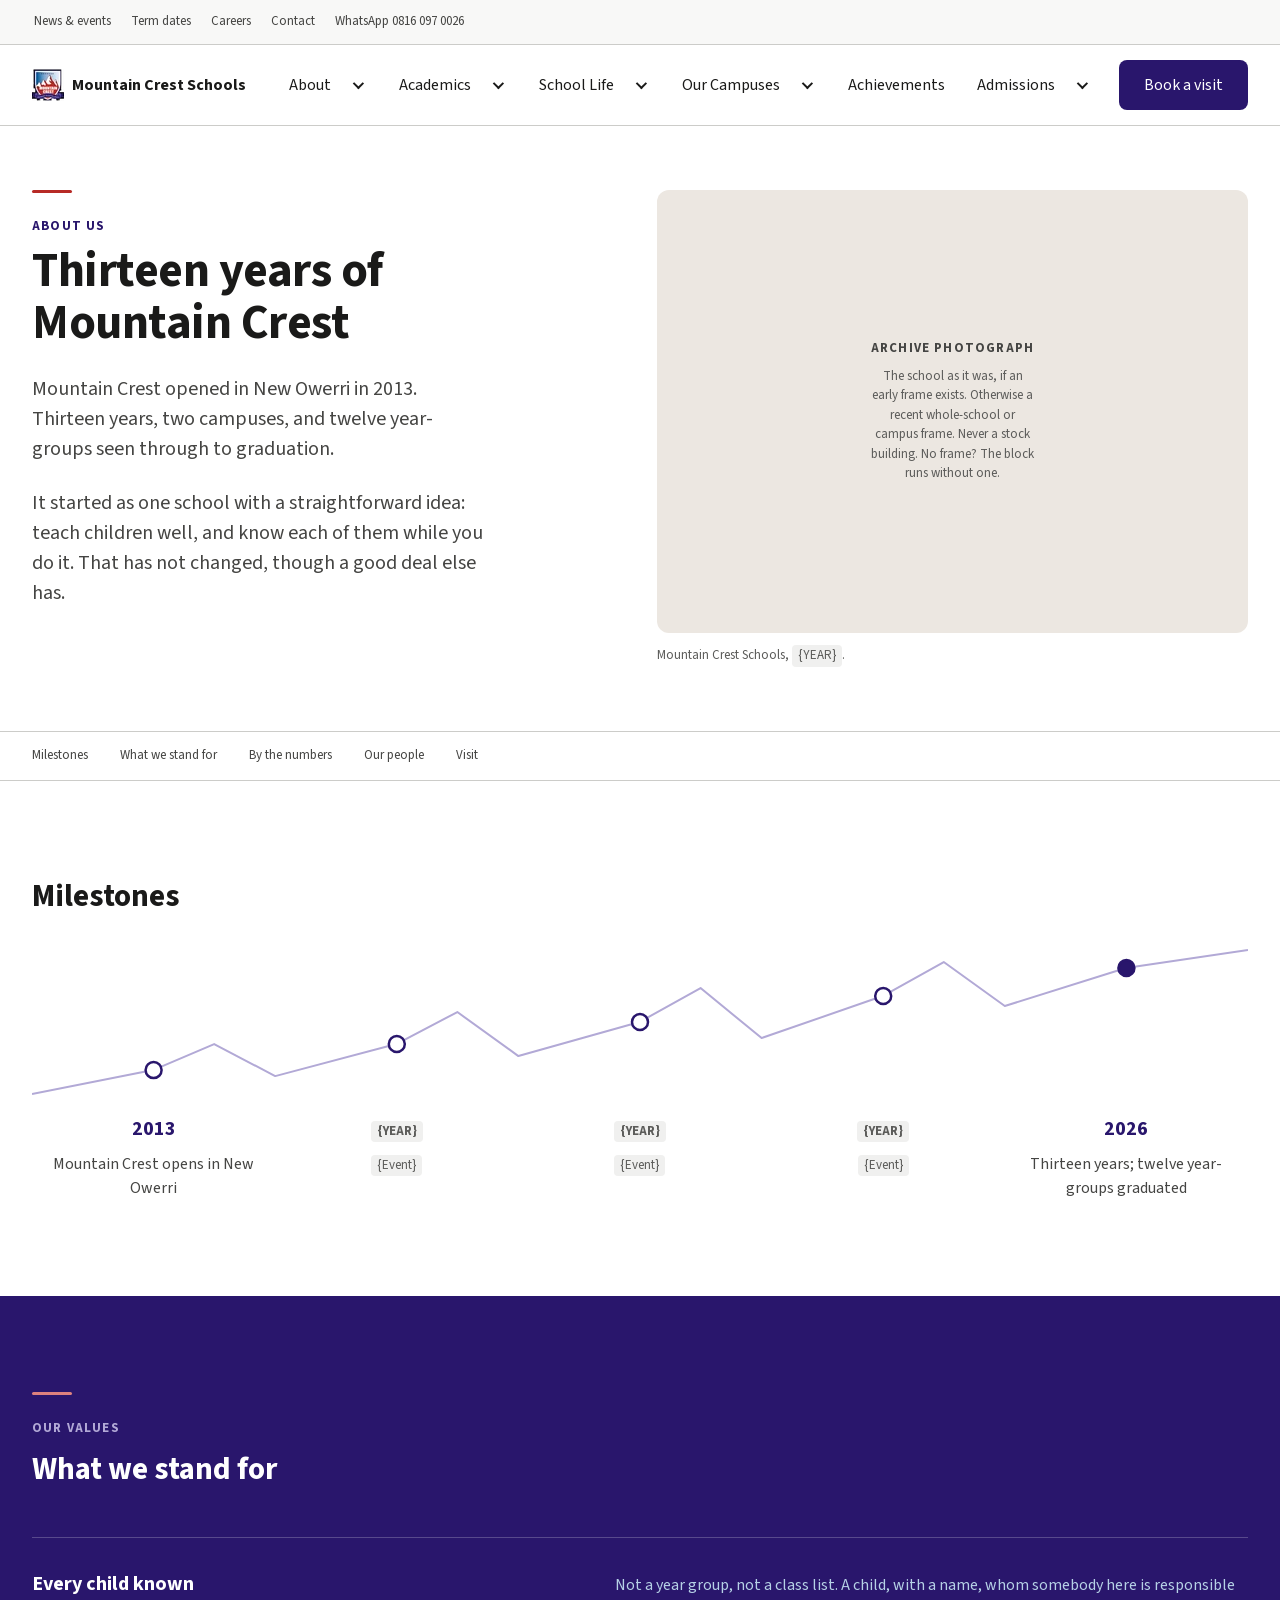
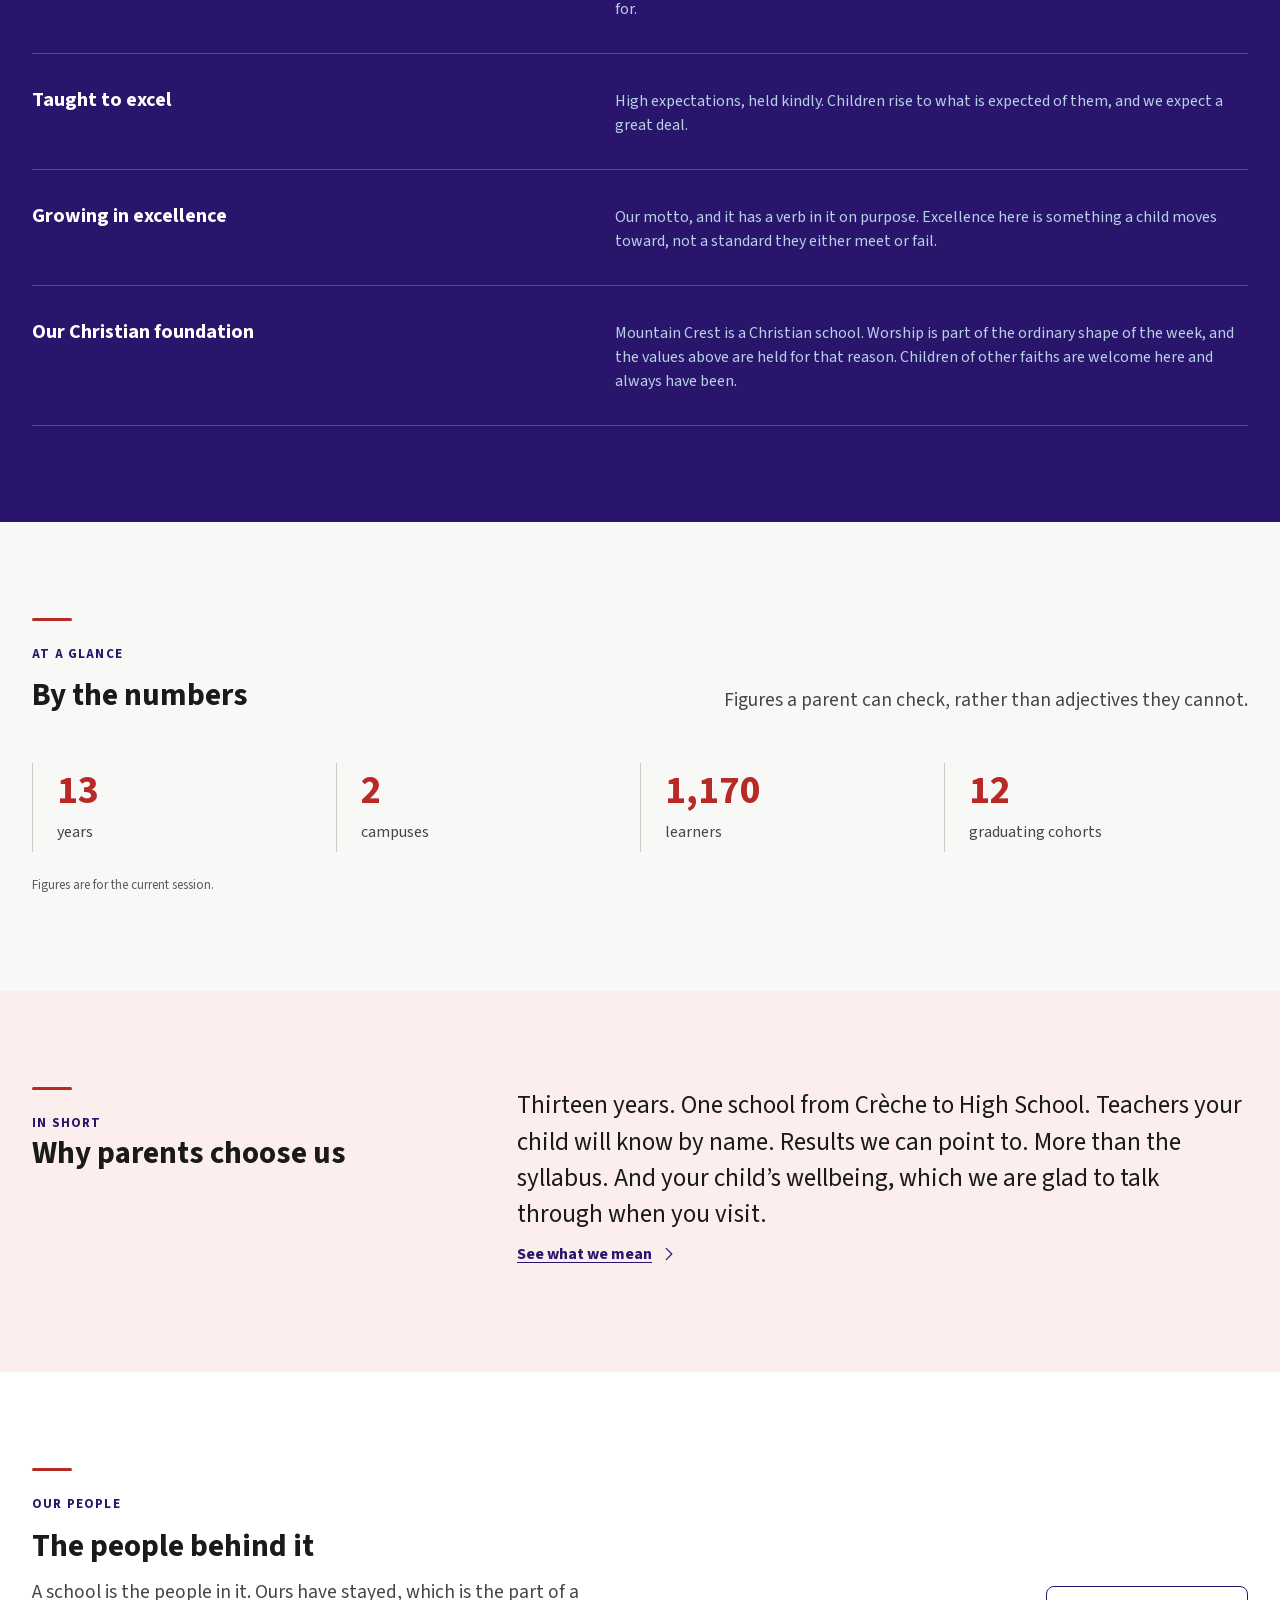
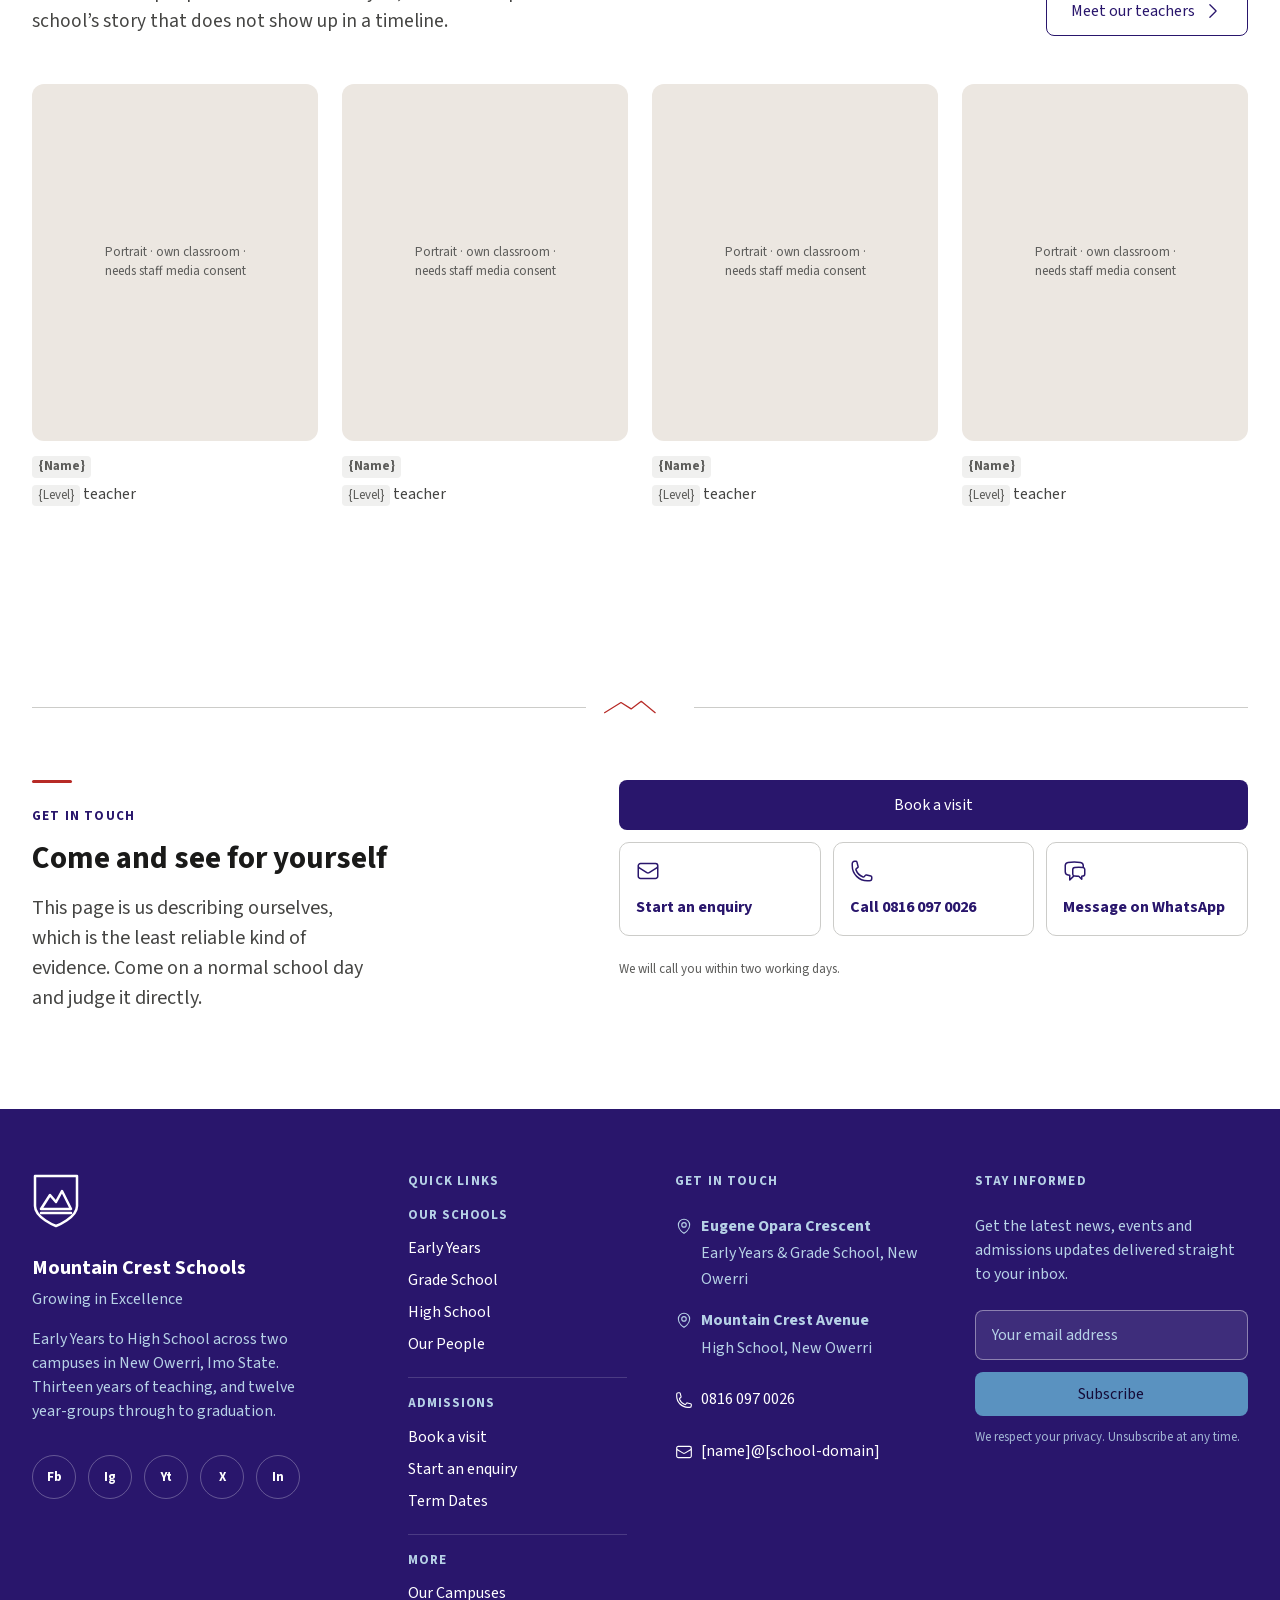
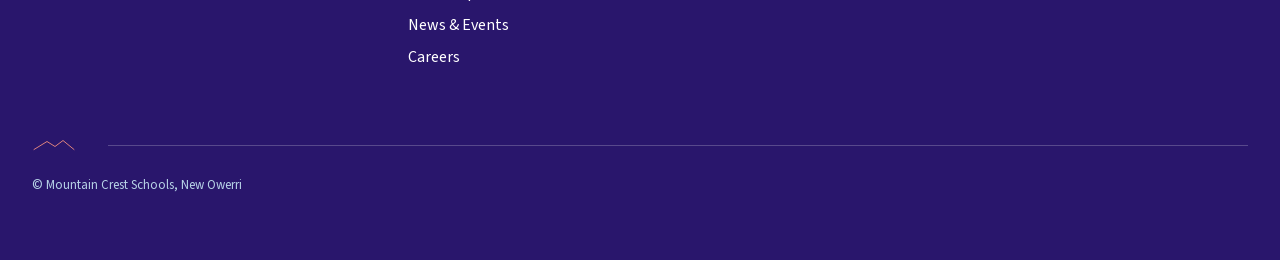
<file: about.html>
<!DOCTYPE html><html lang="en-NG"><head><meta charset="utf-8"><meta name="viewport" content="width=device-width,initial-scale=1"><title>About Mountain Crest Schools | Thirteen Years in Owerri</title><meta name="description" content="About Mountain Crest Schools, New Owerri: thirteen years, two campuses, twelve graduating cohorts, and what the school stands for."><link rel="preload" href="fonts/SourceSans3-subset.woff2" as="font" type="font/woff2" crossorigin><link rel="icon" href="img/favicon.ico" sizes="any"><link rel="icon" href="img/favicon.png" type="image/png"><link rel="stylesheet" href="css/style.css"></head><body class="p-about"><svg xmlns="http://www.w3.org/2000/svg" style="display:none" aria-hidden="true"><symbol id="i-academic-cap" viewBox="0 0 24 24"><path d="M4.26 10.147a60.438 60.438 0 0 0-.491 6.347A48.62 48.62 0 0 1 12 20.904a48.62 48.62 0 0 1 8.232-4.41 60.46 60.46 0 0 0-.491-6.347m-15.482 0a50.636 50.636 0 0 0-2.658-.813A59.906 59.906 0 0 1 12 3.493a59.903 59.903 0 0 1 10.399 5.84c-.896.248-1.783.52-2.658.814m-15.482 0A50.717 50.717 0 0 1 12 13.489a50.702 50.702 0 0 1 7.74-3.342M6.75 15a.75.75 0 1 0 0-1.5.75.75 0 0 0 0 1.5Zm0 0v-3.675A55.378 55.378 0 0 1 12 8.443m-7.007 11.55A5.981 5.981 0 0 0 6.75 15.75v-1.5"/></symbol><symbol id="i-building-library" viewBox="0 0 24 24"><path d="M12 21v-8.25M15.75 21v-8.25M8.25 21v-8.25M3 9l9-6 9 6m-1.5 12V10.332A48.36 48.36 0 0 0 12 9.75c-2.551 0-5.056.2-7.5.582V21M3 21h18M12 6.75h.008v.008H12V6.75Z"/></symbol><symbol id="i-users" viewBox="0 0 24 24"><path d="M15 19.128a9.38 9.38 0 0 0 2.625.372 9.337 9.337 0 0 0 4.121-.952 4.125 4.125 0 0 0-7.533-2.493M15 19.128v-.003c0-1.113-.285-2.16-.786-3.07M15 19.128v.106A12.318 12.318 0 0 1 8.624 21c-2.331 0-4.512-.645-6.374-1.766l-.001-.109a6.375 6.375 0 0 1 11.964-3.07M12 6.375a3.375 3.375 0 1 1-6.75 0 3.375 3.375 0 0 1 6.75 0Zm8.25 2.25a2.625 2.625 0 1 1-5.25 0 2.625 2.625 0 0 1 5.25 0Z"/></symbol><symbol id="i-trophy" viewBox="0 0 24 24"><path d="M16.5 18.75h-9m9 0a3 3 0 0 1 3 3h-15a3 3 0 0 1 3-3m9 0v-3.375c0-.621-.503-1.125-1.125-1.125h-.871M7.5 18.75v-3.375c0-.621.504-1.125 1.125-1.125h.872m5.007 0H9.497m5.007 0a7.454 7.454 0 0 1-.982-3.172M9.497 14.25a7.454 7.454 0 0 0 .981-3.172M5.25 4.236c-.982.143-1.954.317-2.916.52A6.003 6.003 0 0 0 7.73 9.728M5.25 4.236V4.5c0 2.108.966 3.99 2.48 5.228M5.25 4.236V2.721C7.456 2.41 9.71 2.25 12 2.25c2.291 0 4.545.16 6.75.47v1.516M7.73 9.728a6.726 6.726 0 0 0 2.748 1.35m8.272-6.842V4.5c0 2.108-.966 3.99-2.48 5.228m2.48-5.492a46.32 46.32 0 0 1 2.916.52 6.003 6.003 0 0 1-5.395 4.972m0 0a6.726 6.726 0 0 1-2.749 1.35m0 0a6.772 6.772 0 0 1-3.044 0"/></symbol><symbol id="i-sparkles" viewBox="0 0 24 24"><path d="M9.813 15.904 9 18.75l-.813-2.846a4.5 4.5 0 0 0-3.09-3.09L2.25 12l2.846-.813a4.5 4.5 0 0 0 3.09-3.09L9 5.25l.813 2.846a4.5 4.5 0 0 0 3.09 3.09L15.75 12l-2.846.813a4.5 4.5 0 0 0-3.09 3.09ZM18.259 8.715 18 9.75l-.259-1.035a3.375 3.375 0 0 0-2.455-2.456L14.25 6l1.036-.259a3.375 3.375 0 0 0 2.455-2.456L18 2.25l.259 1.035a3.375 3.375 0 0 0 2.456 2.456L21.75 6l-1.035.259a3.375 3.375 0 0 0-2.456 2.456ZM16.894 20.567 16.5 21.75l-.394-1.183a2.25 2.25 0 0 0-1.423-1.423L13.5 18.75l1.183-.394a2.25 2.25 0 0 0 1.423-1.423l.394-1.183.394 1.183a2.25 2.25 0 0 0 1.423 1.423l1.183.394-1.183.394a2.25 2.25 0 0 0-1.423 1.423Z"/></symbol><symbol id="i-heart" viewBox="0 0 24 24"><path d="M21 8.25c0-2.485-2.099-4.5-4.688-4.5-1.935 0-3.597 1.126-4.312 2.733-.715-1.607-2.377-2.733-4.313-2.733C5.1 3.75 3 5.765 3 8.25c0 7.22 9 12 9 12s9-4.78 9-12Z"/></symbol><symbol id="i-phone" viewBox="0 0 24 24"><path d="M2.25 6.75c0 8.284 6.716 15 15 15h2.25a2.25 2.25 0 0 0 2.25-2.25v-1.372c0-.516-.351-.966-.852-1.091l-4.423-1.106c-.44-.11-.902.055-1.173.417l-.97 1.293c-.282.376-.769.542-1.21.38a12.035 12.035 0 0 1-7.143-7.143c-.162-.441.004-.928.38-1.21l1.293-.97c.363-.271.527-.734.417-1.173L6.963 3.102a1.125 1.125 0 0 0-1.091-.852H4.5A2.25 2.25 0 0 0 2.25 4.5v2.25Z"/></symbol><symbol id="i-chat" viewBox="0 0 24 24"><path d="M20.25 8.511c.884.284 1.5 1.128 1.5 2.097v4.286c0 1.136-.847 2.1-1.98 2.193-.34.027-.68.052-1.02.072v3.091l-3-3c-1.354 0-2.694-.055-4.02-.163a2.115 2.115 0 0 1-.825-.242m9.345-8.334a2.126 2.126 0 0 0-.476-.095 48.64 48.64 0 0 0-8.048 0c-1.131.094-1.976 1.057-1.976 2.192v4.286c0 .837.46 1.58 1.155 1.951m9.345-8.334V6.637c0-1.621-1.152-3.026-2.76-3.235A48.455 48.455 0 0 0 11.25 3c-2.115 0-4.198.137-6.24.402-1.608.209-2.76 1.614-2.76 3.235v6.226c0 1.621 1.152 3.026 2.76 3.235.577.075 1.157.14 1.74.194V21l4.155-4.155"/></symbol><symbol id="i-envelope" viewBox="0 0 24 24"><path d="M21.75 6.75v10.5a2.25 2.25 0 0 1-2.25 2.25h-15a2.25 2.25 0 0 1-2.25-2.25V6.75m19.5 0A2.25 2.25 0 0 0 19.5 4.5h-15a2.25 2.25 0 0 0-2.25 2.25m19.5 0v.243a2.25 2.25 0 0 1-1.07 1.916l-7.5 4.615a2.25 2.25 0 0 1-2.36 0L3.32 8.91a2.25 2.25 0 0 1-1.07-1.916V6.75"/></symbol><symbol id="i-map-pin" viewBox="0 0 24 24"><path d="M15 10.5a3 3 0 1 1-6 0 3 3 0 0 1 6 0Z M19.5 10.5c0 7.142-7.5 11.25-7.5 11.25S4.5 17.642 4.5 10.5a7.5 7.5 0 1 1 15 0Z"/></symbol><symbol id="i-check-circle" viewBox="0 0 24 24"><path d="M9 12.75 11.25 15 15 9.75M21 12a9 9 0 1 1-18 0 9 9 0 0 1 18 0Z"/></symbol><symbol id="i-warning" viewBox="0 0 24 24"><path d="M12 9v3.75m-9.303 3.376c-.866 1.5.217 3.374 1.948 3.374h14.71c1.73 0 2.813-1.874 1.948-3.374L13.949 3.378c-.866-1.5-3.032-1.5-3.898 0L2.697 16.126ZM12 15.75h.007v.008H12v-.008Z"/></symbol><symbol id="i-error" viewBox="0 0 24 24"><path d="M12 9v3.75m9-.75a9 9 0 1 1-18 0 9 9 0 0 1 18 0Zm-9 3.75h.008v.008H12v-.008Z"/></symbol><symbol id="i-info" viewBox="0 0 24 24"><path d="m11.25 11.25.041-.02a.75.75 0 0 1 1.063.852l-.708 2.836a.75.75 0 0 0 1.063.853l.041-.021M21 12a9 9 0 1 1-18 0 9 9 0 0 1 18 0Zm-9-3.75h.008v.008H12V8.25Z"/></symbol><symbol id="i-chevron-down" viewBox="0 0 24 24"><path d="m19.5 8.25-7.5 7.5-7.5-7.5"/></symbol><symbol id="i-chevron-right" viewBox="0 0 24 24"><path d="m8.25 4.5 7.5 7.5-7.5 7.5"/></symbol><symbol id="i-menu" viewBox="0 0 24 24"><path d="M3.75 6.75h16.5M3.75 12h16.5m-16.5 5.25h16.5"/></symbol><symbol id="i-close" viewBox="0 0 24 24"><path d="M6 18 18 6M6 6l12 12"/></symbol><symbol id="i-external" viewBox="0 0 24 24"><path d="M13.5 6H5.25A2.25 2.25 0 0 0 3 8.25v10.5A2.25 2.25 0 0 0 5.25 21h10.5A2.25 2.25 0 0 0 18 18.75V10.5m-10.5 6L21 3m0 0h-5.25M21 3v5.25"/></symbol><symbol id="i-document" viewBox="0 0 24 24"><path d="M19.5 14.25v-2.625a3.375 3.375 0 0 0-3.375-3.375h-1.5A1.125 1.125 0 0 1 13.5 7.125v-1.5a3.375 3.375 0 0 0-3.375-3.375H8.25m0 12.75h7.5m-7.5 3H12M10.5 2.25H5.625c-.621 0-1.125.504-1.125 1.125v17.25c0 .621.504 1.125 1.125 1.125h12.75c.621 0 1.125-.504 1.125-1.125V11.25a9 9 0 0 0-9-9Z"/></symbol></svg><a class="skip" href="#main">Skip to main content</a><div class="util"><div class="wrap"><nav aria-label="Utility"><ul><li class="opt"><a href="news.html">News &amp; events</a></li><li class="opt"><a href="news.html#terms">Term dates</a></li><li class="opt"><a href="careers.html">Careers</a></li><li><a href="contact.html">Contact</a></li><li><a href="https://wa.me/2348160970026">WhatsApp 0816 097 0026</a></li></ul></nav></div></div><header class="hdr"><div class="wrap hdr__in"><a class="logo" href="index.html"><picture><source type="image/webp" srcset="img/crest-32.webp 1x, img/crest-64.webp 2x"><img src="img/crest-32.png" srcset="img/crest-32.png 1x, img/crest-64.png 2x" width="32" height="32" alt="" aria-hidden="true" decoding="async"></picture><span class="logo__name">Mountain Crest Schools</span><span class="vh">Mountain Crest School, home</span></a><nav class="nav" aria-label="Main"><ul><li class="nav__i"><a href="about.html">About</a><details class="dd"><summary class="dd__t" aria-label="About submenu"></summary><ul><li><a href="about.html">About overview</a></li><li><a href="about.html">Our story</a></li><li><a href="about.html">Our people</a></li><li><a href="about.html">Values &amp; ethos</a></li><li><a href="about.html">By the numbers</a></li></ul></details></li><li class="nav__i"><a href="academics.html">Academics</a><details class="dd"><summary class="dd__t" aria-label="Academics submenu"></summary><ul><li><a href="academics.html">Academics overview</a></li><li><a href="academics.html">Early Years</a></li><li><a href="academics.html">Grade School</a></li><li><a href="academics.html">High School</a></li><li><a href="academics.html">Curriculum &amp; exams</a></li><li><a href="academics.html">Beyond the classroom</a></li></ul></details></li><li class="nav__i"><a href="school-life.html">School Life</a><details class="dd"><summary class="dd__t" aria-label="School Life submenu"></summary><ul><li><a href="school-life.html">School Life overview</a></li><li><a href="school-life.html">A day in the life</a></li><li><a href="school-life.html">Facilities</a></li></ul></details></li><li class="nav__i"><a href="campuses.html">Our Campuses</a><details class="dd"><summary class="dd__t" aria-label="Our Campuses submenu"></summary><ul><li><a href="campuses.html">Our Campuses overview</a></li><li><a href="campuses.html">Which campus is my child's?</a></li><li><a href="campuses.html">Locations &amp; directions</a></li></ul></details></li><li><a href="achievements.html">Achievements</a></li><li class="nav__i"><a href="admissions.html">Admissions</a><details class="dd"><summary class="dd__t" aria-label="Admissions submenu"></summary><ul><li><a href="admissions.html">Admissions overview</a></li><li><a href="admissions.html">How to apply</a></li><li><a href="admissions.html">Fees</a></li><li><a href="admissions.html">Book a visit</a></li><li><a href="admissions.html">Questions parents ask</a></li></ul></details></li></ul></nav><a class="btn btn--fill" href="admissions.html#visit">Book a visit</a><details class="menu"><summary aria-label="Open menu"><span aria-hidden="true">☰</span> Menu</summary><div><nav aria-label="Main"><ul class="mnav"><li class="mnav__i"><a href="about.html">About</a><details class="mdd"><summary class="mdd__t" aria-label="About submenu"></summary><ul><li><a href="about.html">About overview</a></li><li><a href="about.html">Our story</a></li><li><a href="about.html">Our people</a></li><li><a href="about.html">Values &amp; ethos</a></li><li><a href="about.html">By the numbers</a></li></ul></details></li><li class="mnav__i"><a href="academics.html">Academics</a><details class="mdd"><summary class="mdd__t" aria-label="Academics submenu"></summary><ul><li><a href="academics.html">Academics overview</a></li><li><a href="academics.html">Early Years</a></li><li><a href="academics.html">Grade School</a></li><li><a href="academics.html">High School</a></li><li><a href="academics.html">Curriculum &amp; exams</a></li><li><a href="academics.html">Beyond the classroom</a></li></ul></details></li><li class="mnav__i"><a href="school-life.html">School Life</a><details class="mdd"><summary class="mdd__t" aria-label="School Life submenu"></summary><ul><li><a href="school-life.html">School Life overview</a></li><li><a href="school-life.html">A day in the life</a></li><li><a href="school-life.html">Facilities</a></li></ul></details></li><li class="mnav__i"><a href="campuses.html">Our Campuses</a><details class="mdd"><summary class="mdd__t" aria-label="Our Campuses submenu"></summary><ul><li><a href="campuses.html">Our Campuses overview</a></li><li><a href="campuses.html">Which campus is my child's?</a></li><li><a href="campuses.html">Locations &amp; directions</a></li></ul></details></li><li><a href="achievements.html">Achievements</a></li><li class="mnav__i"><a href="admissions.html">Admissions</a><details class="mdd"><summary class="mdd__t" aria-label="Admissions submenu"></summary><ul><li><a href="admissions.html">Admissions overview</a></li><li><a href="admissions.html">How to apply</a></li><li><a href="admissions.html">Fees</a></li><li><a href="admissions.html">Book a visit</a></li><li><a href="admissions.html">Questions parents ask</a></li></ul></details></li></ul></nav><nav aria-label="Utility"><ul class="mnav"><li><a href="news.html">News &amp; events</a></li><li><a href="news.html#terms">Term dates</a></li><li><a href="careers.html">Careers</a></li></ul></nav></div></details></div></header><main id="main" tabindex="-1"><section class="sec ahero" id="top"><div class="wrap"><div class="ahero__g"><div><p class="rule" aria-hidden="true"></p><p class="kicker">About us</p><h1>Thirteen years of Mountain Crest</h1><p class="ahero__p">Mountain Crest opened in New Owerri in 2013. Thirteen years, two campuses, and twelve year-groups seen through to graduation.</p><p class="ahero__p">It started as one school with a straightforward idea: teach children well, and know each of them while you do it. That has not changed, though a good deal else has.</p></div><figure class="ahero__fig"><div class="ph " role="img" aria-label="Mountain Crest Schools, {YEAR}."><span class="ph__k">Archive photograph</span><span class="ph__t">The school as it was, if an early frame exists. Otherwise a recent whole-school or campus frame. Never a stock building. No frame? The block runs without one.</span></div><figcaption class="ahero__cap">Mountain Crest Schools, <span class="tok">{YEAR}</span>.</figcaption></figure></div></div></section><nav class="snav" aria-label="On this page"><div class="wrap"><ul><li><a href="#milestones">Milestones</a></li><li><a href="#values">What we stand for</a></li><li><a href="#numbers">By the numbers</a></li><li><a href="#people">Our people</a></li><li><a href="#visit">Visit</a></li></ul></div></nav><section class="sec" id="milestones"><div class="wrap"><h2 class="ms__h">Milestones</h2><svg class="msridge" viewBox="0 0 1215 150" preserveAspectRatio="none" aria-hidden="true" focusable="false"><polyline points="0,146 121,122 182,96 243,128 364,96 425,64 486,108 607,74 668,40 729,90 850,48 911,14 972,58 1093,20 1215,2" fill="none" stroke="#B2A9D6" stroke-width="2" stroke-linejoin="round"/><circle cx="121.5" cy="122" r="8" fill="#FFFFFF" stroke="#29166C" stroke-width="2.5"/><circle cx="364.5" cy="96" r="8" fill="#FFFFFF" stroke="#29166C" stroke-width="2.5"/><circle cx="607.5" cy="74" r="8" fill="#FFFFFF" stroke="#29166C" stroke-width="2.5"/><circle cx="850.5" cy="48" r="8" fill="#FFFFFF" stroke="#29166C" stroke-width="2.5"/><circle cx="1093.5" cy="20" r="8" fill="#29166C" stroke="#29166C" stroke-width="2.5"/></svg><ol class="ms"><li class="ms__i"><span class="ms__dot" aria-hidden="true"></span><p class="ms__y">2013</p><p class="ms__e">Mountain Crest opens in New Owerri</p></li><li class="ms__i"><span class="ms__dot" aria-hidden="true"></span><p class="ms__y"><span class="tok">{YEAR}</span></p><p class="ms__e"><span class="tok">{Event}</span></p></li><li class="ms__i"><span class="ms__dot" aria-hidden="true"></span><p class="ms__y"><span class="tok">{YEAR}</span></p><p class="ms__e"><span class="tok">{Event}</span></p></li><li class="ms__i"><span class="ms__dot" aria-hidden="true"></span><p class="ms__y"><span class="tok">{YEAR}</span></p><p class="ms__e"><span class="tok">{Event}</span></p></li><li class="ms__i ms__i--now"><span class="ms__dot" aria-hidden="true"></span><p class="ms__y">2026</p><p class="ms__e">Thirteen years; twelve year-groups graduated</p></li></ol></div></section><section class="sec sec--inverse" id="values"><div class="wrap"><div class="sec__head"><p class="rule" aria-hidden="true"></p><p class="kicker">Our values</p><h2>What we stand for</h2></div><ul class="vals"><li class="val"><h3 class="val__h">Every child known</h3><p class="val__p">Not a year group, not a class list. A child, with a name, whom somebody here is responsible for.</p></li><li class="val"><h3 class="val__h">Taught to excel</h3><p class="val__p">High expectations, held kindly. Children rise to what is expected of them, and we expect a great deal.</p></li><li class="val"><h3 class="val__h">Growing in excellence</h3><p class="val__p">Our motto, and it has a verb in it on purpose. Excellence here is something a child moves toward, not a standard they either meet or fail.</p></li><li class="val"><h3 class="val__h">Our Christian foundation</h3><p class="val__p">Mountain Crest is a Christian school. Worship is part of the ordinary shape of the week, and the values above are held for that reason. Children of other faiths are welcome here and always have been.</p></li></ul></div></section><section class="sec sec--alt" id="numbers"><div class="wrap"><div class="sec__head sec__head--row"><div><p class="rule" aria-hidden="true"></p><p class="kicker">At a glance</p><h2>By the numbers</h2></div><p class="sec__lead">Figures a parent can check, rather than adjectives they cannot.</p></div><ul class="nums"><li class="num"><span class="num__n">13</span><span class="num__l">years</span></li><li class="num"><span class="num__n">2</span><span class="num__l">campuses</span></li><li class="num"><span class="num__n">1,170</span><span class="num__l">learners</span></li><li class="num"><span class="num__n">12</span><span class="num__l">graduating cohorts</span></li></ul><p class="nums__fine">Figures are for the current session.</p></div></section><section class="sec sec--rose" id="why"><div class="wrap"><div class="why2"><div><p class="rule" aria-hidden="true"></p><p class="kicker">In short</p><h2>Why parents choose us</h2></div><div><p class="why2__p">Thirteen years. One school from Cr&egrave;che to High School. Teachers your child will know by name. Results we can point to. More than the syllabus. And your child&rsquo;s wellbeing, which we are glad to talk through when you visit.</p><p><a class="lnk" href="index.html#why">See what we mean<svg class="ico ico--sm" aria-hidden="true" focusable="false"><use href="#i-chevron-right"/></svg></a></p></div></div></div></section><section class="sec" id="people"><div class="wrap"><div class="sec__head sec__head--row"><div><p class="rule" aria-hidden="true"></p><p class="kicker">Our people</p><h2>The people behind it</h2><p class="sec__lead">A school is the people in it. Ours have stayed, which is the part of a school&rsquo;s story that does not show up in a timeline.</p></div><a class="btn btn--out" href="people.html">Meet our teachers<svg class="ico ico--sm" aria-hidden="true" focusable="false"><use href="#i-chevron-right"/></svg></a></div><ul class="ppl"><li><div class="ph " role="img" aria-label="{Name}, {Level} teacher at Mountain Crest."><span class="ph__t">Portrait &middot; own classroom &middot; needs staff media consent</span></div><p class="ppl__n"><span class="tok">{Name}</span></p><p class="ppl__r"><span class="tok">{Level}</span> teacher</p></li><li><div class="ph " role="img" aria-label="{Name}, {Level} teacher at Mountain Crest."><span class="ph__t">Portrait &middot; own classroom &middot; needs staff media consent</span></div><p class="ppl__n"><span class="tok">{Name}</span></p><p class="ppl__r"><span class="tok">{Level}</span> teacher</p></li><li><div class="ph " role="img" aria-label="{Name}, {Level} teacher at Mountain Crest."><span class="ph__t">Portrait &middot; own classroom &middot; needs staff media consent</span></div><p class="ppl__n"><span class="tok">{Name}</span></p><p class="ppl__r"><span class="tok">{Level}</span> teacher</p></li><li><div class="ph " role="img" aria-label="{Name}, {Level} teacher at Mountain Crest."><span class="ph__t">Portrait &middot; own classroom &middot; needs staff media consent</span></div><p class="ppl__n"><span class="tok">{Name}</span></p><p class="ppl__r"><span class="tok">{Level}</span> teacher</p></li></ul></div></section><section class="sec sec--talk" id="visit"><div class="wrap"><div class="divider" aria-hidden="true"><span></span><svg class="crestline" viewBox="0 0 120 26" aria-hidden="true" focusable="false"><path d="M4 22 L30 6 L46 16 L62 4 L84 22"/></svg><span></span></div><div class="talk"><div class="talk__l"><p class="rule" aria-hidden="true"></p><p class="kicker">Get in touch</p><h2>Come and see for yourself</h2><p class="talk__p">This page is us describing ourselves, which is the least reliable kind of evidence. Come on a normal school day and judge it directly.</p></div><div class="talk__r"><a class="btn btn--fill btn--block" href="admissions.html#visit">Book a visit</a><ul class="routes"><li><a class="route" href="admissions.html#enquiry"><svg class="ico" aria-hidden="true" focusable="false"><use href="#i-envelope"/></svg><span>Start an enquiry</span></a></li><li><a class="route" href="tel:+2348160970026"><svg class="ico" aria-hidden="true" focusable="false"><use href="#i-phone"/></svg><span>Call 0816 097 0026</span></a></li><li><a class="route" href="https://wa.me/2348160970026"><svg class="ico" aria-hidden="true" focusable="false"><use href="#i-chat"/></svg><span>Message on WhatsApp</span></a></li></ul><p class="talk__n">We will call you within two working days.</p></div></div></div></section></main><footer class="ftr"><div class="wrap"><div class="ftr__grid"><div class="ftr__brand"><svg class="crest" viewBox="0 0 48 56" aria-hidden="true" focusable="false"><path class="crest__s" d="M3 3h42v30c0 12-21 20-21 20S3 45 3 33Z"/><path class="crest__m" d="M9 36 L18 22 L24 29 L30 18 L39 36Z"/><path class="crest__b" d="M9 40h30"/></svg><p class="ftr__name">Mountain Crest Schools</p><p class="ftr__tag">Growing in Excellence</p><p class="ftr__about">Early Years to High School across two campuses in New Owerri, Imo State. Thirteen years of teaching, and twelve year-groups through to graduation.</p><!-- SOCIAL MARKS: each button is final except the glyph. The platform logos are trademarks and are not redrawn here. Paste the official SVG path from each platform's brand resources in place of the two-letter span, keeping the .vh label. Delete any account the school does not have. --><ul class="socials"><li><a class="soc" href="https://www.facebook.com/" target="_blank" rel="noopener"><span aria-hidden="true">Fb</span><span class="vh">Mountain Crest Schools on Facebook</span></a></li><li><a class="soc" href="https://www.instagram.com/" target="_blank" rel="noopener"><span aria-hidden="true">Ig</span><span class="vh">Mountain Crest Schools on Instagram</span></a></li><li><a class="soc" href="https://www.youtube.com/" target="_blank" rel="noopener"><span aria-hidden="true">Yt</span><span class="vh">Mountain Crest Schools on YouTube</span></a></li><li><a class="soc" href="https://x.com/" target="_blank" rel="noopener"><span aria-hidden="true">X</span><span class="vh">Mountain Crest Schools on X</span></a></li><li><a class="soc" href="https://www.linkedin.com/" target="_blank" rel="noopener"><span aria-hidden="true">In</span><span class="vh">Mountain Crest Schools on LinkedIn</span></a></li></ul></div><nav class="ftr__col ftr__col--links" aria-label="Quick links"><h2>Quick links</h2><div class="ftr__grp"><p class="ftr__glabel">Our schools</p><ul><li><a href="early-years.html">Early Years</a></li><li><a href="grade-school.html">Grade School</a></li><li><a href="high-school.html">High School</a></li><li><a href="people.html">Our People</a></li></ul></div><div class="ftr__grp ftr__grp--div"><p class="ftr__glabel">Admissions</p><ul><li><a href="admissions.html#visit">Book a visit</a></li><li><a href="admissions.html#enquiry">Start an enquiry</a></li><li><a href="admissions.html#terms">Term Dates</a></li></ul></div><div class="ftr__grp ftr__grp--div"><p class="ftr__glabel">More</p><ul><li><a href="campuses.html">Our Campuses</a></li><li><a href="news.html">News &amp; Events</a></li><li><a href="careers.html">Careers</a></li></ul></div></nav><div class="ftr__col"><h2>Get in touch</h2><address class="ftr__addr"><p class="ftr__loc"><svg class="ico ico--sm" aria-hidden="true" focusable="false"><use href="#i-map-pin"/></svg><span><span class="ftr__place">Eugene Opara Crescent</span><span class="ftr__sub">Early Years &amp; Grade School, New Owerri</span></span></p><p class="ftr__loc"><svg class="ico ico--sm" aria-hidden="true" focusable="false"><use href="#i-map-pin"/></svg><span><span class="ftr__place">Mountain Crest Avenue</span><span class="ftr__sub">High School, New Owerri</span></span></p><p class="ftr__ct"><a href="tel:+2348160970026"><svg class="ico ico--sm" aria-hidden="true" focusable="false"><use href="#i-phone"/></svg><span>0816 097 0026</span></a></p><p class="ftr__ct"><a href="mailto:hello@mountaincrest.example"><svg class="ico ico--sm" aria-hidden="true" focusable="false"><use href="#i-envelope"/></svg><span>[name]@[school-domain]</span></a></p></address></div><div class="ftr__col"><h2>Stay informed</h2><p class="ftr__nlp">Get the latest news, events and admissions updates delivered straight to your inbox.</p><form class="nl" action="#" method="post"><label class="vh" for="nl-email">Your email address</label><input class="nl__in" id="nl-email" name="email" type="email" autocomplete="email" placeholder="Your email address" required><button class="nl__btn" type="submit">Subscribe</button></form><p class="ftr__fine">We respect your privacy. Unsubscribe at any time.</p></div></div><div class="ftr__end"><svg class="crestline crestline--sm" viewBox="0 0 120 26" aria-hidden="true" focusable="false"><path d="M4 22 L30 6 L46 16 L62 4 L84 22"/></svg><span class="ftr__rule"></span></div><p class="ftr__cp">&copy; Mountain Crest Schools, New Owerri</p></div></footer><script>/* Nav disclosure behaviour. Item 11 Primary Nav already required: at bp-lg opening one closes another, and Escape closes and returns focus to the trigger. Both were implemented for the mobile menu only. Click-outside and focus-out were not specified at all and are added here. All of it is enhancement: without JavaScript each details still opens and closes on its own summary, which is the no-JS floor sub-step 5 required. */function navOpen(){return document.querySelectorAll('.nav details[open],.menu .mnav details[open],.menu[open]')}function cl(el){return el&&el.closest?el:null}document.addEventListener('toggle',function(e){var d=e.target;if(!d.open||!d.matches||!d.matches('.nav details,.menu .mnav details,.menu'))return;navOpen().forEach(function(o){if(o!==d&&!o.contains(d)&&!d.contains(o))o.open=false})},true);document.addEventListener('pointerdown',function(e){navOpen().forEach(function(d){if(!d.contains(e.target))d.open=false})});document.addEventListener('keydown',function(e){if(e.key!=='Escape')return;var t=cl(e.target)&&e.target.closest('details[open]');var d=t||document.querySelector('.menu[open],.nav details[open]');if(!d)return;d.open=false;var s=d.querySelector('summary');if(s)s.focus()});document.addEventListener('focusout',function(e){var d=cl(e.target)&&e.target.closest('.nav details[open]');if(d&&!d.contains(e.relatedTarget))d.open=false});document.addEventListener('click',function(e){var a=cl(e.target)&&e.target.closest('.menu a');if(!a)return;var m=document.querySelector('.menu[open]');if(m)m.open=false});var ids=[].map.call(document.querySelectorAll('main [id]'),function(s){return s});var links=document.querySelectorAll('.snav a');if(ids.length&&links.length&&'IntersectionObserver' in window){var io=new IntersectionObserver(function(es){es.forEach(function(en){if(!en.isIntersecting)return;links.forEach(function(a){a.toggleAttribute('aria-current',a.getAttribute('href')==='#'+en.target.id)})})},{rootMargin:'-140px 0px -60% 0px'});ids.forEach(function(s){io.observe(s)})}document.querySelectorAll('form[data-demo]').forEach(function(f){f.addEventListener('submit',function(e){e.preventDefault();var b=f.querySelector('button[type=submit]');b.textContent=f.dataset.loading;b.disabled=true;setTimeout(function(){f.innerHTML=f.dataset.ok;f.querySelector('h3').focus()},900)})});</script></body></html>
</file>
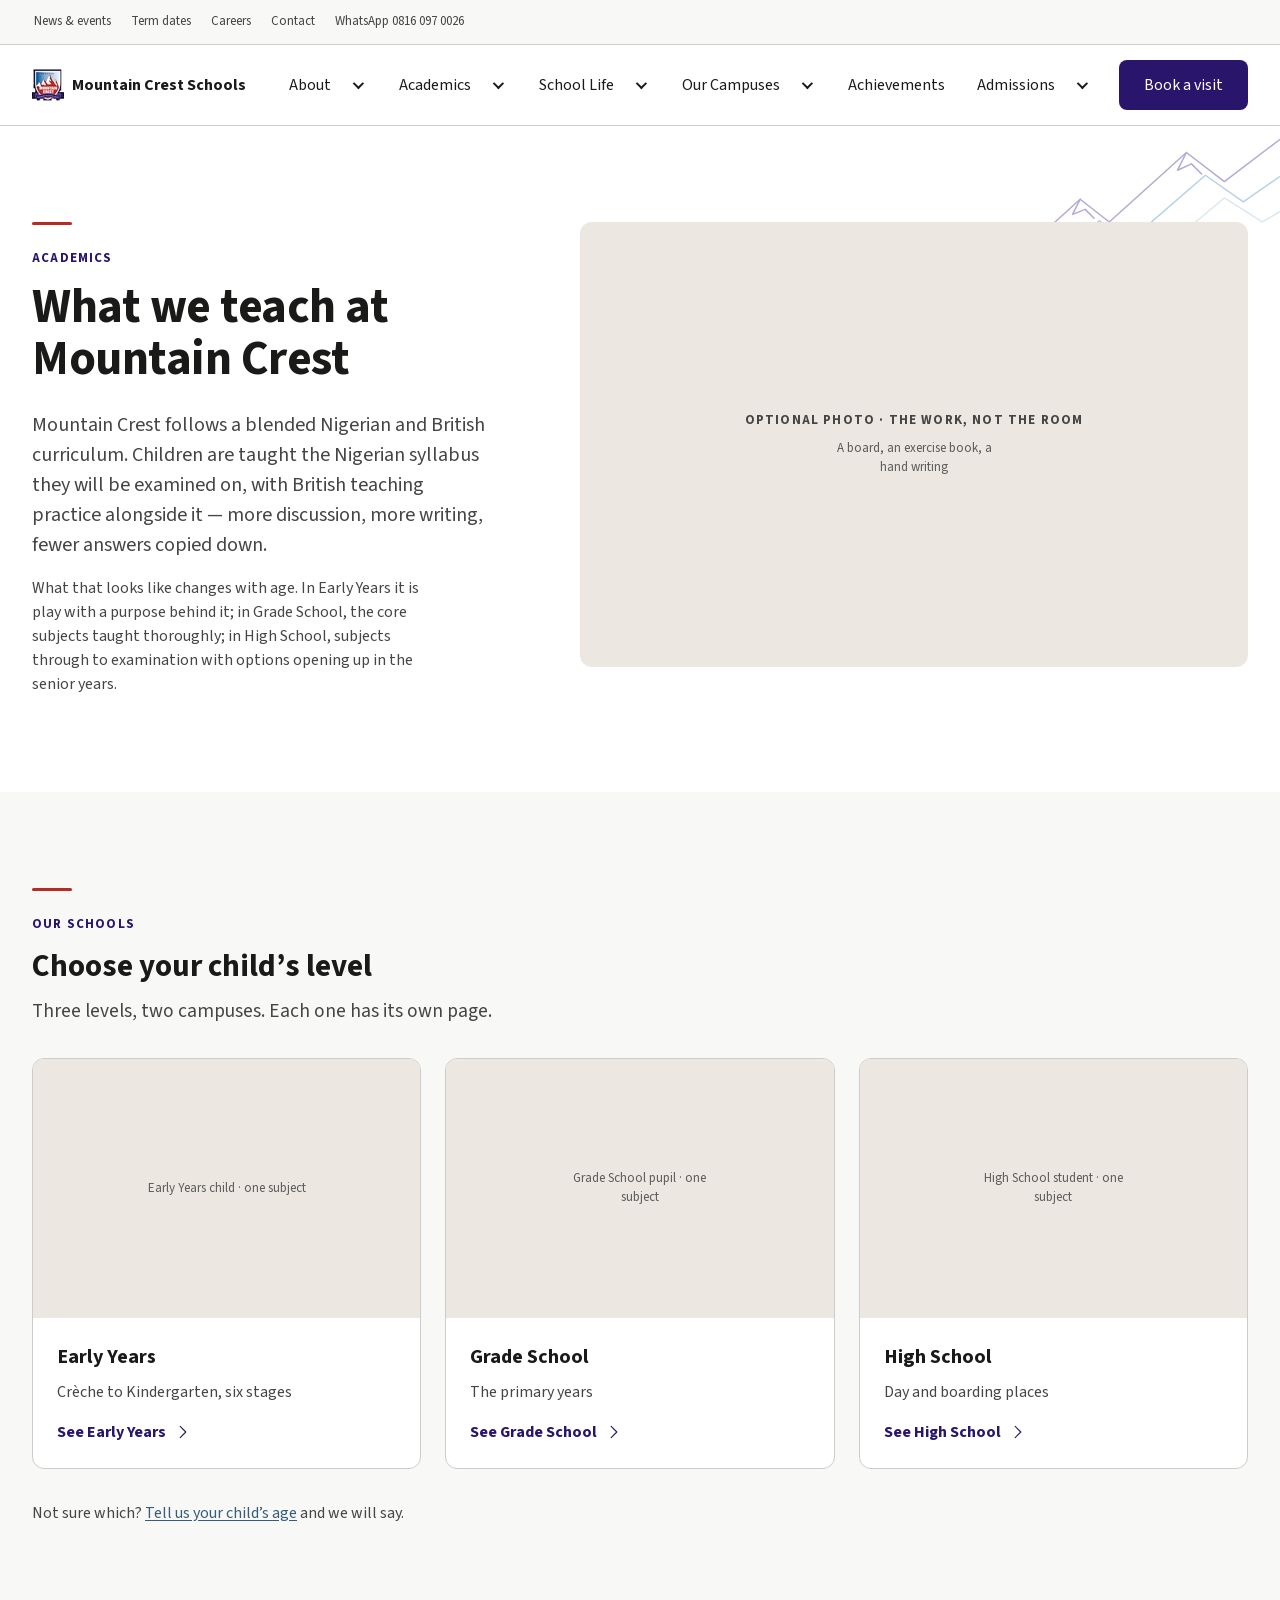
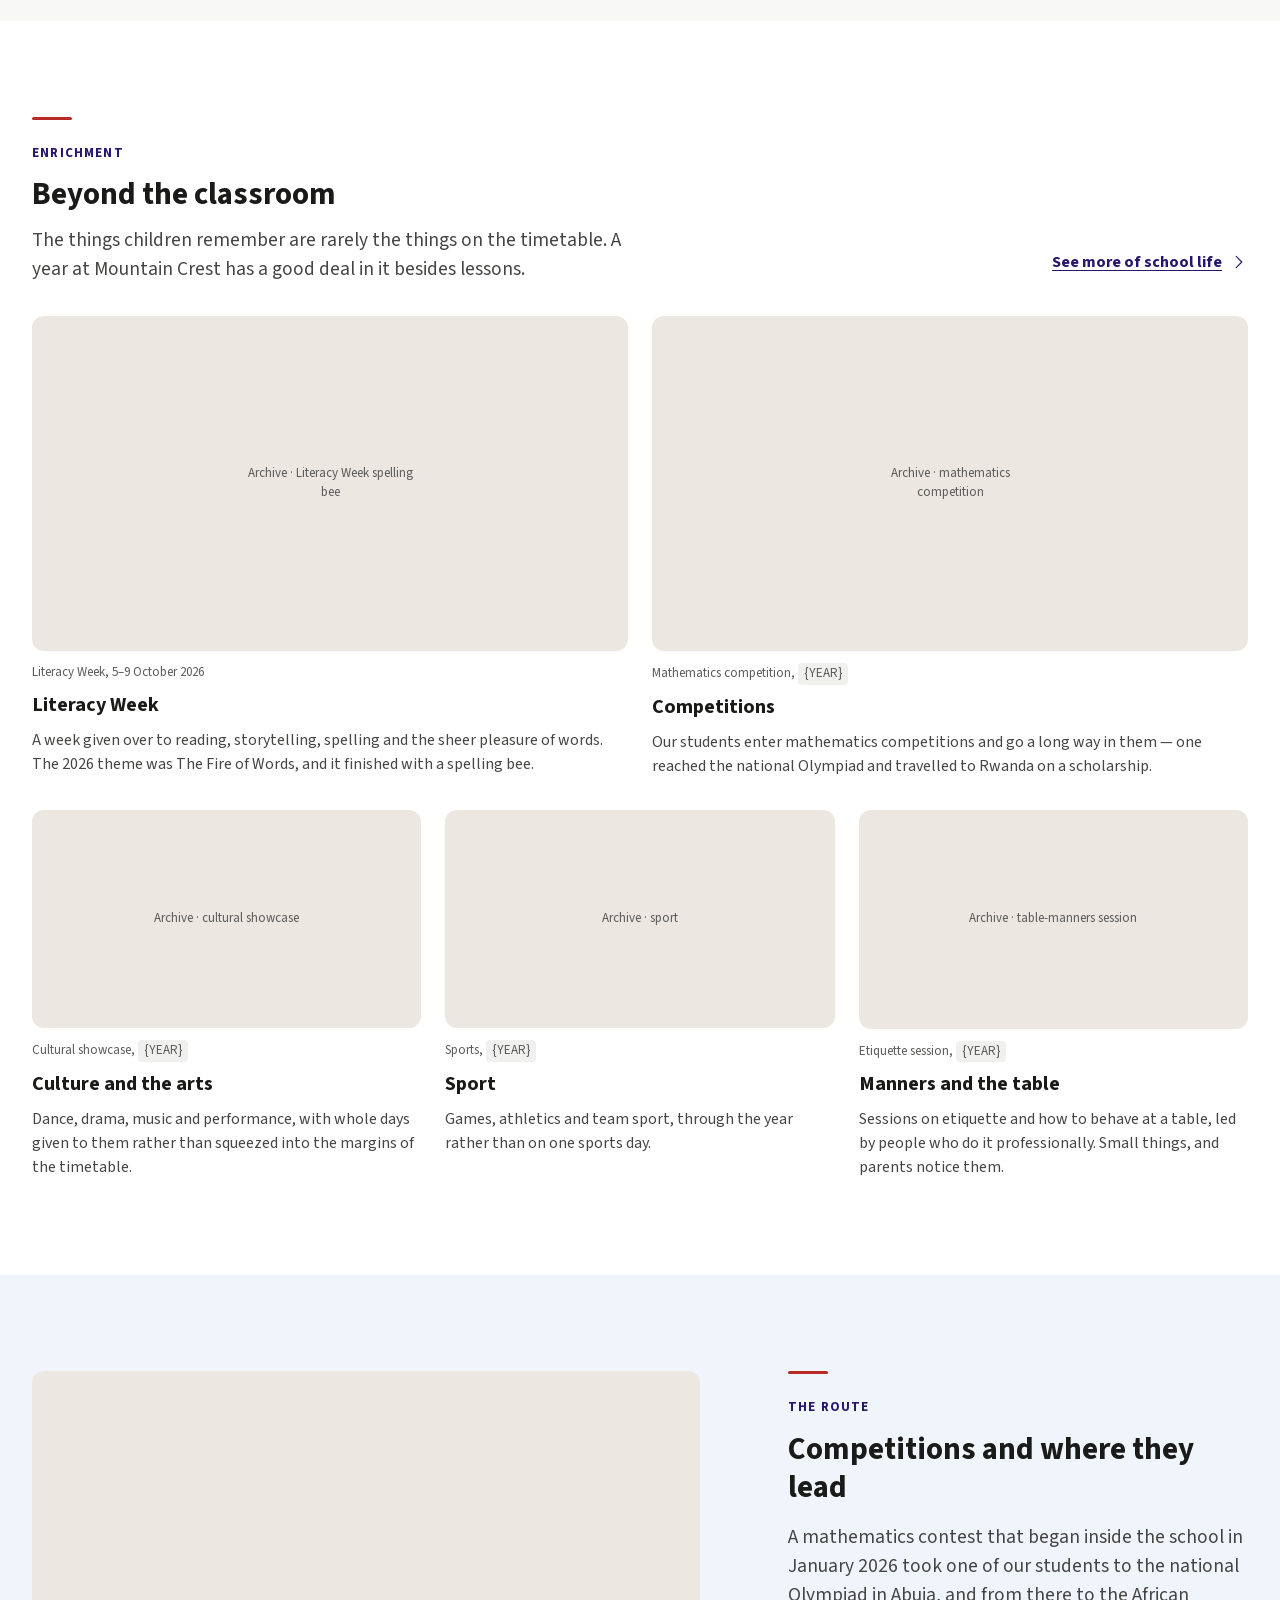
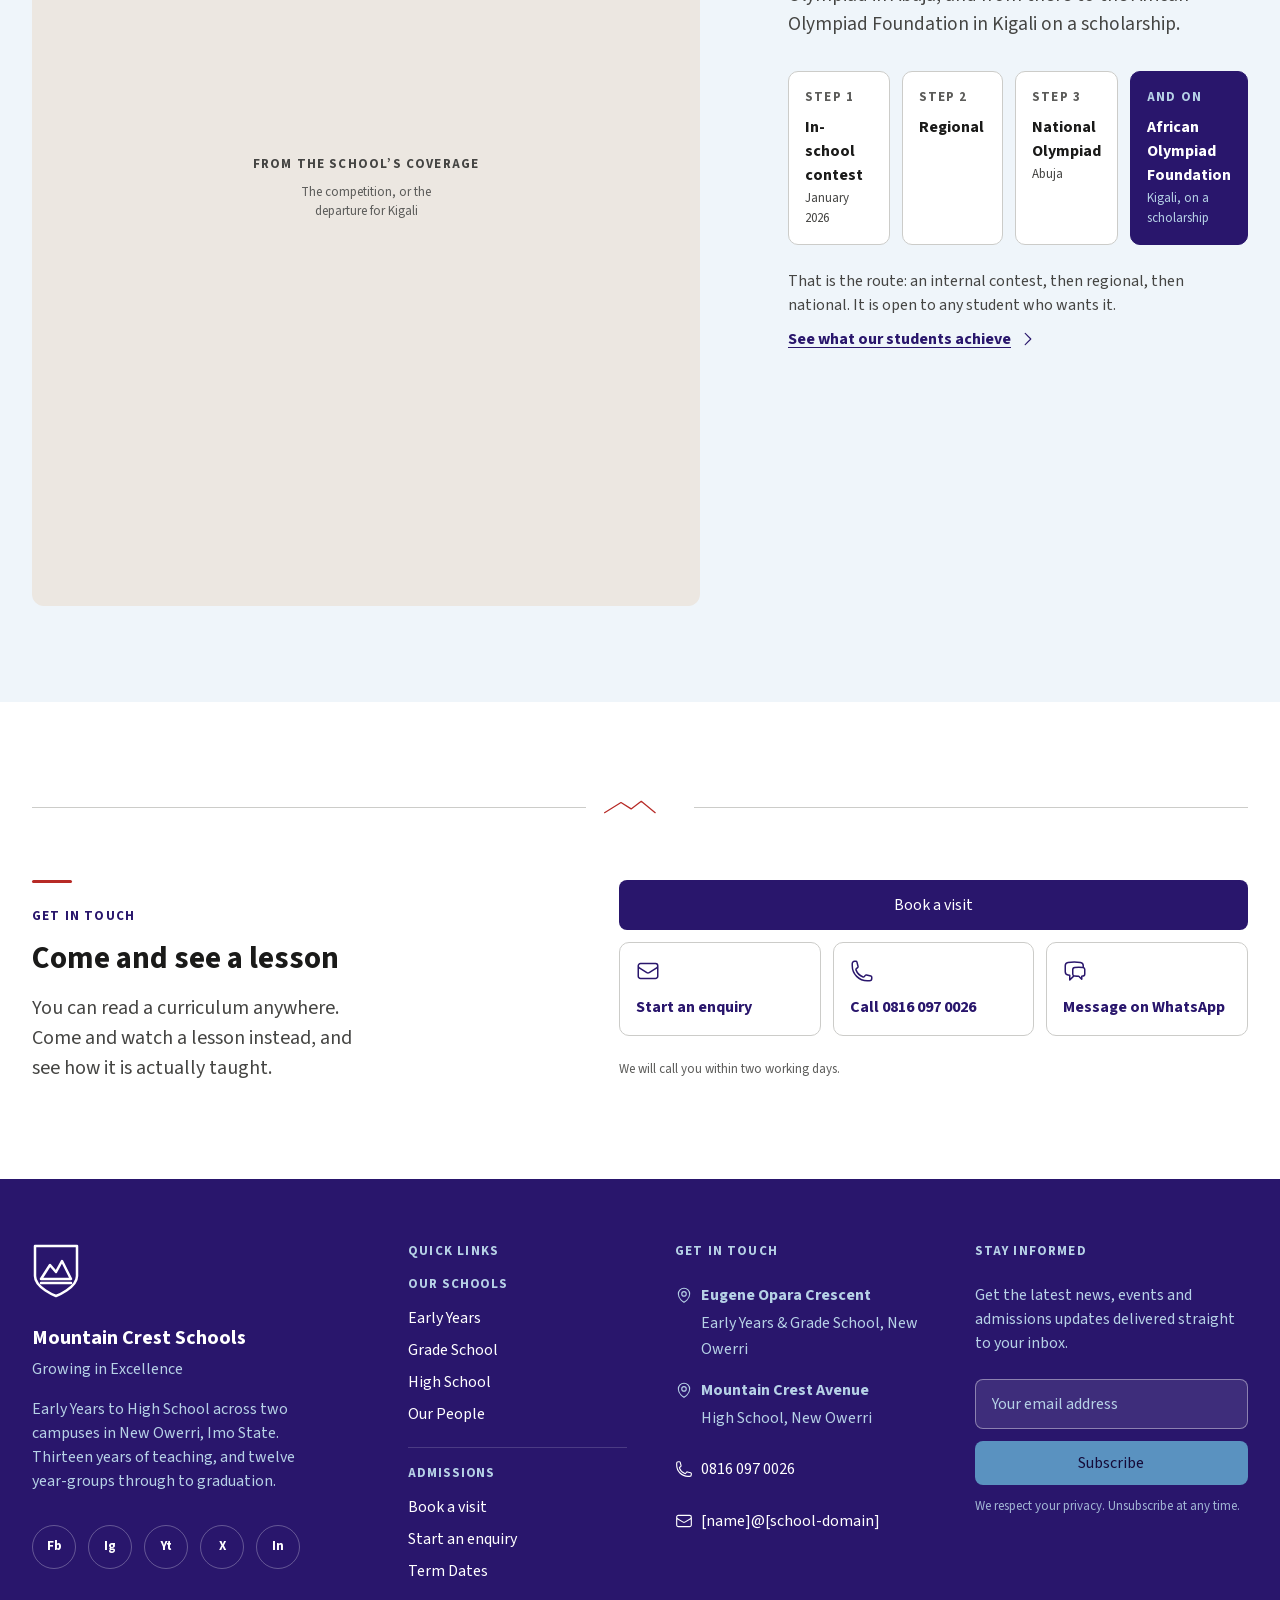
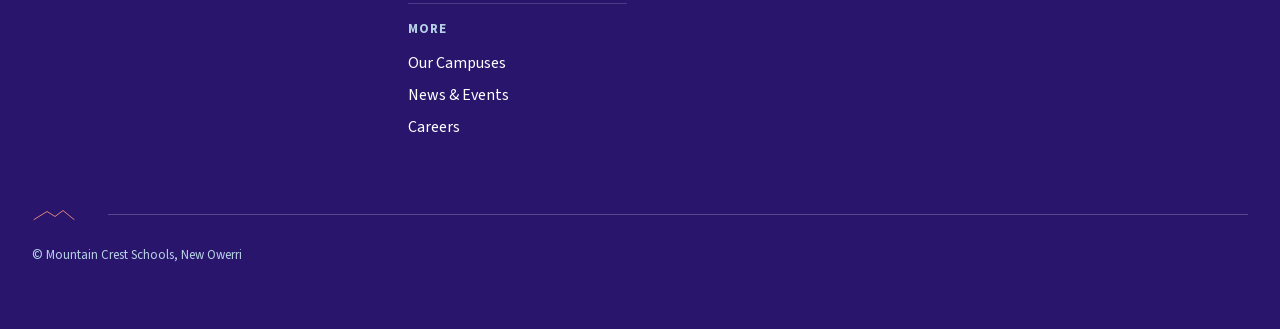
<file: academics.html>
<!DOCTYPE html><html lang="en-NG"><head><meta charset="utf-8"><meta name="viewport" content="width=device-width,initial-scale=1"><title>Academics &amp; Curriculum | Mountain Crest Schools</title><meta name="description" content="Academics at Mountain Crest, New Owerri: a blended Nigerian and British curriculum from Early Years to High School, plus what children remember."><link rel="preload" href="fonts/SourceSans3-subset.woff2" as="font" type="font/woff2" crossorigin><link rel="icon" href="img/favicon.ico" sizes="any"><link rel="icon" href="img/favicon.png" type="image/png"><link rel="stylesheet" href="css/style.css"></head><body class="p-academics"><svg xmlns="http://www.w3.org/2000/svg" style="display:none" aria-hidden="true"><symbol id="i-academic-cap" viewBox="0 0 24 24"><path d="M4.26 10.147a60.438 60.438 0 0 0-.491 6.347A48.62 48.62 0 0 1 12 20.904a48.62 48.62 0 0 1 8.232-4.41 60.46 60.46 0 0 0-.491-6.347m-15.482 0a50.636 50.636 0 0 0-2.658-.813A59.906 59.906 0 0 1 12 3.493a59.903 59.903 0 0 1 10.399 5.84c-.896.248-1.783.52-2.658.814m-15.482 0A50.717 50.717 0 0 1 12 13.489a50.702 50.702 0 0 1 7.74-3.342M6.75 15a.75.75 0 1 0 0-1.5.75.75 0 0 0 0 1.5Zm0 0v-3.675A55.378 55.378 0 0 1 12 8.443m-7.007 11.55A5.981 5.981 0 0 0 6.75 15.75v-1.5"/></symbol><symbol id="i-building-library" viewBox="0 0 24 24"><path d="M12 21v-8.25M15.75 21v-8.25M8.25 21v-8.25M3 9l9-6 9 6m-1.5 12V10.332A48.36 48.36 0 0 0 12 9.75c-2.551 0-5.056.2-7.5.582V21M3 21h18M12 6.75h.008v.008H12V6.75Z"/></symbol><symbol id="i-users" viewBox="0 0 24 24"><path d="M15 19.128a9.38 9.38 0 0 0 2.625.372 9.337 9.337 0 0 0 4.121-.952 4.125 4.125 0 0 0-7.533-2.493M15 19.128v-.003c0-1.113-.285-2.16-.786-3.07M15 19.128v.106A12.318 12.318 0 0 1 8.624 21c-2.331 0-4.512-.645-6.374-1.766l-.001-.109a6.375 6.375 0 0 1 11.964-3.07M12 6.375a3.375 3.375 0 1 1-6.75 0 3.375 3.375 0 0 1 6.75 0Zm8.25 2.25a2.625 2.625 0 1 1-5.25 0 2.625 2.625 0 0 1 5.25 0Z"/></symbol><symbol id="i-trophy" viewBox="0 0 24 24"><path d="M16.5 18.75h-9m9 0a3 3 0 0 1 3 3h-15a3 3 0 0 1 3-3m9 0v-3.375c0-.621-.503-1.125-1.125-1.125h-.871M7.5 18.75v-3.375c0-.621.504-1.125 1.125-1.125h.872m5.007 0H9.497m5.007 0a7.454 7.454 0 0 1-.982-3.172M9.497 14.25a7.454 7.454 0 0 0 .981-3.172M5.25 4.236c-.982.143-1.954.317-2.916.52A6.003 6.003 0 0 0 7.73 9.728M5.25 4.236V4.5c0 2.108.966 3.99 2.48 5.228M5.25 4.236V2.721C7.456 2.41 9.71 2.25 12 2.25c2.291 0 4.545.16 6.75.47v1.516M7.73 9.728a6.726 6.726 0 0 0 2.748 1.35m8.272-6.842V4.5c0 2.108-.966 3.99-2.48 5.228m2.48-5.492a46.32 46.32 0 0 1 2.916.52 6.003 6.003 0 0 1-5.395 4.972m0 0a6.726 6.726 0 0 1-2.749 1.35m0 0a6.772 6.772 0 0 1-3.044 0"/></symbol><symbol id="i-sparkles" viewBox="0 0 24 24"><path d="M9.813 15.904 9 18.75l-.813-2.846a4.5 4.5 0 0 0-3.09-3.09L2.25 12l2.846-.813a4.5 4.5 0 0 0 3.09-3.09L9 5.25l.813 2.846a4.5 4.5 0 0 0 3.09 3.09L15.75 12l-2.846.813a4.5 4.5 0 0 0-3.09 3.09ZM18.259 8.715 18 9.75l-.259-1.035a3.375 3.375 0 0 0-2.455-2.456L14.25 6l1.036-.259a3.375 3.375 0 0 0 2.455-2.456L18 2.25l.259 1.035a3.375 3.375 0 0 0 2.456 2.456L21.75 6l-1.035.259a3.375 3.375 0 0 0-2.456 2.456ZM16.894 20.567 16.5 21.75l-.394-1.183a2.25 2.25 0 0 0-1.423-1.423L13.5 18.75l1.183-.394a2.25 2.25 0 0 0 1.423-1.423l.394-1.183.394 1.183a2.25 2.25 0 0 0 1.423 1.423l1.183.394-1.183.394a2.25 2.25 0 0 0-1.423 1.423Z"/></symbol><symbol id="i-heart" viewBox="0 0 24 24"><path d="M21 8.25c0-2.485-2.099-4.5-4.688-4.5-1.935 0-3.597 1.126-4.312 2.733-.715-1.607-2.377-2.733-4.313-2.733C5.1 3.75 3 5.765 3 8.25c0 7.22 9 12 9 12s9-4.78 9-12Z"/></symbol><symbol id="i-phone" viewBox="0 0 24 24"><path d="M2.25 6.75c0 8.284 6.716 15 15 15h2.25a2.25 2.25 0 0 0 2.25-2.25v-1.372c0-.516-.351-.966-.852-1.091l-4.423-1.106c-.44-.11-.902.055-1.173.417l-.97 1.293c-.282.376-.769.542-1.21.38a12.035 12.035 0 0 1-7.143-7.143c-.162-.441.004-.928.38-1.21l1.293-.97c.363-.271.527-.734.417-1.173L6.963 3.102a1.125 1.125 0 0 0-1.091-.852H4.5A2.25 2.25 0 0 0 2.25 4.5v2.25Z"/></symbol><symbol id="i-chat" viewBox="0 0 24 24"><path d="M20.25 8.511c.884.284 1.5 1.128 1.5 2.097v4.286c0 1.136-.847 2.1-1.98 2.193-.34.027-.68.052-1.02.072v3.091l-3-3c-1.354 0-2.694-.055-4.02-.163a2.115 2.115 0 0 1-.825-.242m9.345-8.334a2.126 2.126 0 0 0-.476-.095 48.64 48.64 0 0 0-8.048 0c-1.131.094-1.976 1.057-1.976 2.192v4.286c0 .837.46 1.58 1.155 1.951m9.345-8.334V6.637c0-1.621-1.152-3.026-2.76-3.235A48.455 48.455 0 0 0 11.25 3c-2.115 0-4.198.137-6.24.402-1.608.209-2.76 1.614-2.76 3.235v6.226c0 1.621 1.152 3.026 2.76 3.235.577.075 1.157.14 1.74.194V21l4.155-4.155"/></symbol><symbol id="i-envelope" viewBox="0 0 24 24"><path d="M21.75 6.75v10.5a2.25 2.25 0 0 1-2.25 2.25h-15a2.25 2.25 0 0 1-2.25-2.25V6.75m19.5 0A2.25 2.25 0 0 0 19.5 4.5h-15a2.25 2.25 0 0 0-2.25 2.25m19.5 0v.243a2.25 2.25 0 0 1-1.07 1.916l-7.5 4.615a2.25 2.25 0 0 1-2.36 0L3.32 8.91a2.25 2.25 0 0 1-1.07-1.916V6.75"/></symbol><symbol id="i-map-pin" viewBox="0 0 24 24"><path d="M15 10.5a3 3 0 1 1-6 0 3 3 0 0 1 6 0Z M19.5 10.5c0 7.142-7.5 11.25-7.5 11.25S4.5 17.642 4.5 10.5a7.5 7.5 0 1 1 15 0Z"/></symbol><symbol id="i-check-circle" viewBox="0 0 24 24"><path d="M9 12.75 11.25 15 15 9.75M21 12a9 9 0 1 1-18 0 9 9 0 0 1 18 0Z"/></symbol><symbol id="i-warning" viewBox="0 0 24 24"><path d="M12 9v3.75m-9.303 3.376c-.866 1.5.217 3.374 1.948 3.374h14.71c1.73 0 2.813-1.874 1.948-3.374L13.949 3.378c-.866-1.5-3.032-1.5-3.898 0L2.697 16.126ZM12 15.75h.007v.008H12v-.008Z"/></symbol><symbol id="i-error" viewBox="0 0 24 24"><path d="M12 9v3.75m9-.75a9 9 0 1 1-18 0 9 9 0 0 1 18 0Zm-9 3.75h.008v.008H12v-.008Z"/></symbol><symbol id="i-info" viewBox="0 0 24 24"><path d="m11.25 11.25.041-.02a.75.75 0 0 1 1.063.852l-.708 2.836a.75.75 0 0 0 1.063.853l.041-.021M21 12a9 9 0 1 1-18 0 9 9 0 0 1 18 0Zm-9-3.75h.008v.008H12V8.25Z"/></symbol><symbol id="i-chevron-down" viewBox="0 0 24 24"><path d="m19.5 8.25-7.5 7.5-7.5-7.5"/></symbol><symbol id="i-chevron-right" viewBox="0 0 24 24"><path d="m8.25 4.5 7.5 7.5-7.5 7.5"/></symbol><symbol id="i-menu" viewBox="0 0 24 24"><path d="M3.75 6.75h16.5M3.75 12h16.5m-16.5 5.25h16.5"/></symbol><symbol id="i-close" viewBox="0 0 24 24"><path d="M6 18 18 6M6 6l12 12"/></symbol><symbol id="i-external" viewBox="0 0 24 24"><path d="M13.5 6H5.25A2.25 2.25 0 0 0 3 8.25v10.5A2.25 2.25 0 0 0 5.25 21h10.5A2.25 2.25 0 0 0 18 18.75V10.5m-10.5 6L21 3m0 0h-5.25M21 3v5.25"/></symbol><symbol id="i-document" viewBox="0 0 24 24"><path d="M19.5 14.25v-2.625a3.375 3.375 0 0 0-3.375-3.375h-1.5A1.125 1.125 0 0 1 13.5 7.125v-1.5a3.375 3.375 0 0 0-3.375-3.375H8.25m0 12.75h7.5m-7.5 3H12M10.5 2.25H5.625c-.621 0-1.125.504-1.125 1.125v17.25c0 .621.504 1.125 1.125 1.125h12.75c.621 0 1.125-.504 1.125-1.125V11.25a9 9 0 0 0-9-9Z"/></symbol></svg><a class="skip" href="#main">Skip to main content</a><div class="util"><div class="wrap"><nav aria-label="Utility"><ul><li class="opt"><a href="news.html">News &amp; events</a></li><li class="opt"><a href="news.html#terms">Term dates</a></li><li class="opt"><a href="careers.html">Careers</a></li><li><a href="contact.html">Contact</a></li><li><a href="https://wa.me/2348160970026">WhatsApp 0816 097 0026</a></li></ul></nav></div></div><header class="hdr"><div class="wrap hdr__in"><a class="logo" href="index.html"><picture><source type="image/webp" srcset="img/crest-32.webp 1x, img/crest-64.webp 2x"><img src="img/crest-32.png" srcset="img/crest-32.png 1x, img/crest-64.png 2x" width="32" height="32" alt="" aria-hidden="true" decoding="async"></picture><span class="logo__name">Mountain Crest Schools</span><span class="vh">Mountain Crest School, home</span></a><nav class="nav" aria-label="Main"><ul><li class="nav__i"><a href="about.html">About</a><details class="dd"><summary class="dd__t" aria-label="About submenu"></summary><ul><li><a href="about.html">About overview</a></li><li><a href="about.html">Our story</a></li><li><a href="about.html">Our people</a></li><li><a href="about.html">Values &amp; ethos</a></li><li><a href="about.html">By the numbers</a></li></ul></details></li><li class="nav__i"><a href="academics.html">Academics</a><details class="dd"><summary class="dd__t" aria-label="Academics submenu"></summary><ul><li><a href="academics.html">Academics overview</a></li><li><a href="academics.html">Early Years</a></li><li><a href="academics.html">Grade School</a></li><li><a href="academics.html">High School</a></li><li><a href="academics.html">Curriculum &amp; exams</a></li><li><a href="academics.html">Beyond the classroom</a></li></ul></details></li><li class="nav__i"><a href="school-life.html">School Life</a><details class="dd"><summary class="dd__t" aria-label="School Life submenu"></summary><ul><li><a href="school-life.html">School Life overview</a></li><li><a href="school-life.html">A day in the life</a></li><li><a href="school-life.html">Facilities</a></li></ul></details></li><li class="nav__i"><a href="campuses.html">Our Campuses</a><details class="dd"><summary class="dd__t" aria-label="Our Campuses submenu"></summary><ul><li><a href="campuses.html">Our Campuses overview</a></li><li><a href="campuses.html">Which campus is my child's?</a></li><li><a href="campuses.html">Locations &amp; directions</a></li></ul></details></li><li><a href="achievements.html">Achievements</a></li><li class="nav__i"><a href="admissions.html">Admissions</a><details class="dd"><summary class="dd__t" aria-label="Admissions submenu"></summary><ul><li><a href="admissions.html">Admissions overview</a></li><li><a href="admissions.html">How to apply</a></li><li><a href="admissions.html">Fees</a></li><li><a href="admissions.html">Book a visit</a></li><li><a href="admissions.html">Questions parents ask</a></li></ul></details></li></ul></nav><a class="btn btn--fill" href="admissions.html#visit">Book a visit</a><details class="menu"><summary aria-label="Open menu"><span aria-hidden="true">☰</span> Menu</summary><div><nav aria-label="Main"><ul class="mnav"><li class="mnav__i"><a href="about.html">About</a><details class="mdd"><summary class="mdd__t" aria-label="About submenu"></summary><ul><li><a href="about.html">About overview</a></li><li><a href="about.html">Our story</a></li><li><a href="about.html">Our people</a></li><li><a href="about.html">Values &amp; ethos</a></li><li><a href="about.html">By the numbers</a></li></ul></details></li><li class="mnav__i"><a href="academics.html">Academics</a><details class="mdd"><summary class="mdd__t" aria-label="Academics submenu"></summary><ul><li><a href="academics.html">Academics overview</a></li><li><a href="academics.html">Early Years</a></li><li><a href="academics.html">Grade School</a></li><li><a href="academics.html">High School</a></li><li><a href="academics.html">Curriculum &amp; exams</a></li><li><a href="academics.html">Beyond the classroom</a></li></ul></details></li><li class="mnav__i"><a href="school-life.html">School Life</a><details class="mdd"><summary class="mdd__t" aria-label="School Life submenu"></summary><ul><li><a href="school-life.html">School Life overview</a></li><li><a href="school-life.html">A day in the life</a></li><li><a href="school-life.html">Facilities</a></li></ul></details></li><li class="mnav__i"><a href="campuses.html">Our Campuses</a><details class="mdd"><summary class="mdd__t" aria-label="Our Campuses submenu"></summary><ul><li><a href="campuses.html">Our Campuses overview</a></li><li><a href="campuses.html">Which campus is my child's?</a></li><li><a href="campuses.html">Locations &amp; directions</a></li></ul></details></li><li><a href="achievements.html">Achievements</a></li><li class="mnav__i"><a href="admissions.html">Admissions</a><details class="mdd"><summary class="mdd__t" aria-label="Admissions submenu"></summary><ul><li><a href="admissions.html">Admissions overview</a></li><li><a href="admissions.html">How to apply</a></li><li><a href="admissions.html">Fees</a></li><li><a href="admissions.html">Book a visit</a></li><li><a href="admissions.html">Questions parents ask</a></li></ul></details></li></ul></nav><nav aria-label="Utility"><ul class="mnav"><li><a href="news.html">News &amp; events</a></li><li><a href="news.html#terms">Term dates</a></li><li><a href="careers.html">Careers</a></li></ul></nav></div></details></div></header><main id="main" tabindex="-1"><section class="sec phero2" id="top"><div class="wrap"><div class="split"><div class="split__l"><p class="rule" aria-hidden="true"></p><p class="kicker">Academics</p><h1>What we teach at Mountain Crest</h1><p class="phero2__lead">Mountain Crest follows a blended Nigerian and British curriculum. Children are taught the Nigerian syllabus they will be examined on, with British teaching practice alongside it — more discussion, more writing, fewer answers copied down.</p><p class="lvhero__p">What that looks like changes with age. In Early Years it is play with a purpose behind it; in Grade School, the core subjects taught thoroughly; in High School, subjects through to examination with options opening up in the senior years.</p></div><div class="ph day__ph" role="img" aria-label="Awaiting photograph of the work"><span class="ph__k">Optional photo · the work, not the room</span><span class="ph__t">A board, an exercise book, a hand writing</span></div></div></div></section><section class="sec sec--surface" id="levels"><div class="wrap"><div class="sec__head"><p class="rule" aria-hidden="true"></p><p class="kicker">Our schools</p><h2>Choose your child’s level</h2><p class="sec__lead">Three levels, two campuses. Each one has its own page.</p></div><ul class="lvcards"><li class="lvcard"><a class="lvcard__a" href="early-years.html"><div class="ph " role="img" aria-label="Awaiting photograph: early years child · one subject"><span class="ph__t">Early Years child · one subject</span></div><span class="lvcard__b"><span class="lvcard__h">Early Years</span><span class="lvcard__s">Crèche to Kindergarten, six stages</span><span class="lvcard__c">See Early Years<svg class="ico ico--sm" aria-hidden="true" focusable="false"><use href="#i-chevron-right"/></svg></span></span></a></li><li class="lvcard"><a class="lvcard__a" href="grade-school.html"><div class="ph " role="img" aria-label="Awaiting photograph: grade school pupil · one subject"><span class="ph__t">Grade School pupil · one subject</span></div><span class="lvcard__b"><span class="lvcard__h">Grade School</span><span class="lvcard__s">The primary years</span><span class="lvcard__c">See Grade School<svg class="ico ico--sm" aria-hidden="true" focusable="false"><use href="#i-chevron-right"/></svg></span></span></a></li><li class="lvcard"><a class="lvcard__a" href="high-school.html"><div class="ph " role="img" aria-label="Awaiting photograph: high school student · one subject"><span class="ph__t">High School student · one subject</span></div><span class="lvcard__b"><span class="lvcard__h">High School</span><span class="lvcard__s">Day and boarding places</span><span class="lvcard__c">See High School<svg class="ico ico--sm" aria-hidden="true" focusable="false"><use href="#i-chevron-right"/></svg></span></span></a></li></ul><p class="sec__note">Not sure which? <a href="admissions.html#enquiry">Tell us your child’s age</a> and we will say.</p></div></section><section class="sec" id="beyond"><div class="wrap"><div class="sec__head sec__head--row"><div><p class="rule" aria-hidden="true"></p><p class="kicker">Enrichment</p><h2>Beyond the classroom</h2><p class="sec__lead">The things children remember are rarely the things on the timetable. A year at Mountain Crest has a good deal in it besides lessons.</p></div><a class="lnk" href="school-life.html">See more of school life<svg class="ico ico--sm" aria-hidden="true" focusable="false"><use href="#i-chevron-right"/></svg></a></div><ul class="enrich"><li><div class="ph " role="img" aria-label="Awaiting photograph: archive · literacy week spelling bee"><span class="ph__t">Archive · Literacy Week spelling bee</span></div><p class="enrich__cap">Literacy Week, 5–9 October 2026</p><h3 class="enrich__h">Literacy Week</h3><p class="enrich__p">A week given over to reading, storytelling, spelling and the sheer pleasure of words. The 2026 theme was The Fire of Words, and it finished with a spelling bee.</p></li><li><div class="ph " role="img" aria-label="Awaiting photograph: archive · mathematics competition"><span class="ph__t">Archive · mathematics competition</span></div><p class="enrich__cap">Mathematics competition, <span class="tok">{YEAR}</span></p><h3 class="enrich__h">Competitions</h3><p class="enrich__p">Our students enter mathematics competitions and go a long way in them — one reached the national Olympiad and travelled to Rwanda on a scholarship.</p></li><li><div class="ph " role="img" aria-label="Awaiting photograph: archive · cultural showcase"><span class="ph__t">Archive · cultural showcase</span></div><p class="enrich__cap">Cultural showcase, <span class="tok">{YEAR}</span></p><h3 class="enrich__h">Culture and the arts</h3><p class="enrich__p">Dance, drama, music and performance, with whole days given to them rather than squeezed into the margins of the timetable.</p></li><li><div class="ph " role="img" aria-label="Awaiting photograph: archive · sport"><span class="ph__t">Archive · sport</span></div><p class="enrich__cap">Sports, <span class="tok">{YEAR}</span></p><h3 class="enrich__h">Sport</h3><p class="enrich__p">Games, athletics and team sport, through the year rather than on one sports day.</p></li><li><div class="ph " role="img" aria-label="Awaiting photograph: archive · table-manners session"><span class="ph__t">Archive · table-manners session</span></div><p class="enrich__cap">Etiquette session, <span class="tok">{YEAR}</span></p><h3 class="enrich__h">Manners and the table</h3><p class="enrich__p">Sessions on etiquette and how to behave at a table, led by people who do it professionally. Small things, and parents notice them.</p></li></ul></div></section><section class="sec sec--brand" id="route"><div class="wrap"><div class="split split--rev"><div class="ph ours__ph" role="img" aria-label="Awaiting photograph of the competition"><span class="ph__k">From the school’s coverage</span><span class="ph__t">The competition, or the departure for Kigali</span></div><div class="split__l"><p class="rule" aria-hidden="true"></p><p class="kicker">The route</p><h2>Competitions and where they lead</h2><p class="sec__lead">A mathematics contest that began inside the school in January 2026 took one of our students to the national Olympiad in Abuja, and from there to the African Olympiad Foundation in Kigali on a scholarship.</p><ol class="route4"><li class="rstep"><span class="rstep__n">Step 1</span><span class="rstep__h">In-school contest</span><span class="rstep__s">January 2026</span></li><li class="rstep"><span class="rstep__n">Step 2</span><span class="rstep__h">Regional</span></li><li class="rstep"><span class="rstep__n">Step 3</span><span class="rstep__h">National Olympiad</span><span class="rstep__s">Abuja</span></li><li class="rstep rstep--end"><span class="rstep__n">And on</span><span class="rstep__h">African Olympiad Foundation</span><span class="rstep__s">Kigali, on a scholarship</span></li></ol><p class="route__after">That is the route: an internal contest, then regional, then national. It is open to any student who wants it.</p><p><a class="lnk" href="achievements.html">See what our students achieve<svg class="ico ico--sm" aria-hidden="true" focusable="false"><use href="#i-chevron-right"/></svg></a></p></div></div></div></section><section class="sec sec--talk" id="talk"><div class="wrap"><div class="divider" aria-hidden="true"><span></span><svg class="crestline" viewBox="0 0 120 26" aria-hidden="true" focusable="false"><path d="M4 22 L30 6 L46 16 L62 4 L84 22"/></svg><span></span></div><div class="talk"><div class="talk__l"><p class="rule" aria-hidden="true"></p><p class="kicker">Get in touch</p><h2>Come and see a lesson</h2><p class="talk__p">You can read a curriculum anywhere. Come and watch a lesson instead, and see how it is actually taught.</p></div><div class="talk__r"><a class="btn btn--fill btn--block" href="admissions.html#visit">Book a visit</a><ul class="routes"><li><a class="route" href="admissions.html#enquiry"><svg class="ico" aria-hidden="true" focusable="false"><use href="#i-envelope"/></svg><span>Start an enquiry</span></a></li><li><a class="route" href="tel:+2348160970026"><svg class="ico" aria-hidden="true" focusable="false"><use href="#i-phone"/></svg><span>Call 0816 097 0026</span></a></li><li><a class="route" href="https://wa.me/2348160970026"><svg class="ico" aria-hidden="true" focusable="false"><use href="#i-chat"/></svg><span>Message on WhatsApp</span></a></li></ul><p class="talk__n">We will call you within two working days.</p></div></div></div></section></main><footer class="ftr"><div class="wrap"><div class="ftr__grid"><div class="ftr__brand"><svg class="crest" viewBox="0 0 48 56" aria-hidden="true" focusable="false"><path class="crest__s" d="M3 3h42v30c0 12-21 20-21 20S3 45 3 33Z"/><path class="crest__m" d="M9 36 L18 22 L24 29 L30 18 L39 36Z"/><path class="crest__b" d="M9 40h30"/></svg><p class="ftr__name">Mountain Crest Schools</p><p class="ftr__tag">Growing in Excellence</p><p class="ftr__about">Early Years to High School across two campuses in New Owerri, Imo State. Thirteen years of teaching, and twelve year-groups through to graduation.</p><!-- SOCIAL MARKS: each button is final except the glyph. The platform logos are trademarks and are not redrawn here. Paste the official SVG path from each platform's brand resources in place of the two-letter span, keeping the .vh label. Delete any account the school does not have. --><ul class="socials"><li><a class="soc" href="https://www.facebook.com/" target="_blank" rel="noopener"><span aria-hidden="true">Fb</span><span class="vh">Mountain Crest Schools on Facebook</span></a></li><li><a class="soc" href="https://www.instagram.com/" target="_blank" rel="noopener"><span aria-hidden="true">Ig</span><span class="vh">Mountain Crest Schools on Instagram</span></a></li><li><a class="soc" href="https://www.youtube.com/" target="_blank" rel="noopener"><span aria-hidden="true">Yt</span><span class="vh">Mountain Crest Schools on YouTube</span></a></li><li><a class="soc" href="https://x.com/" target="_blank" rel="noopener"><span aria-hidden="true">X</span><span class="vh">Mountain Crest Schools on X</span></a></li><li><a class="soc" href="https://www.linkedin.com/" target="_blank" rel="noopener"><span aria-hidden="true">In</span><span class="vh">Mountain Crest Schools on LinkedIn</span></a></li></ul></div><nav class="ftr__col ftr__col--links" aria-label="Quick links"><h2>Quick links</h2><div class="ftr__grp"><p class="ftr__glabel">Our schools</p><ul><li><a href="early-years.html">Early Years</a></li><li><a href="grade-school.html">Grade School</a></li><li><a href="high-school.html">High School</a></li><li><a href="people.html">Our People</a></li></ul></div><div class="ftr__grp ftr__grp--div"><p class="ftr__glabel">Admissions</p><ul><li><a href="admissions.html#visit">Book a visit</a></li><li><a href="admissions.html#enquiry">Start an enquiry</a></li><li><a href="admissions.html#terms">Term Dates</a></li></ul></div><div class="ftr__grp ftr__grp--div"><p class="ftr__glabel">More</p><ul><li><a href="campuses.html">Our Campuses</a></li><li><a href="news.html">News &amp; Events</a></li><li><a href="careers.html">Careers</a></li></ul></div></nav><div class="ftr__col"><h2>Get in touch</h2><address class="ftr__addr"><p class="ftr__loc"><svg class="ico ico--sm" aria-hidden="true" focusable="false"><use href="#i-map-pin"/></svg><span><span class="ftr__place">Eugene Opara Crescent</span><span class="ftr__sub">Early Years &amp; Grade School, New Owerri</span></span></p><p class="ftr__loc"><svg class="ico ico--sm" aria-hidden="true" focusable="false"><use href="#i-map-pin"/></svg><span><span class="ftr__place">Mountain Crest Avenue</span><span class="ftr__sub">High School, New Owerri</span></span></p><p class="ftr__ct"><a href="tel:+2348160970026"><svg class="ico ico--sm" aria-hidden="true" focusable="false"><use href="#i-phone"/></svg><span>0816 097 0026</span></a></p><p class="ftr__ct"><a href="mailto:hello@mountaincrest.example"><svg class="ico ico--sm" aria-hidden="true" focusable="false"><use href="#i-envelope"/></svg><span>[name]@[school-domain]</span></a></p></address></div><div class="ftr__col"><h2>Stay informed</h2><p class="ftr__nlp">Get the latest news, events and admissions updates delivered straight to your inbox.</p><form class="nl" action="#" method="post"><label class="vh" for="nl-email">Your email address</label><input class="nl__in" id="nl-email" name="email" type="email" autocomplete="email" placeholder="Your email address" required><button class="nl__btn" type="submit">Subscribe</button></form><p class="ftr__fine">We respect your privacy. Unsubscribe at any time.</p></div></div><div class="ftr__end"><svg class="crestline crestline--sm" viewBox="0 0 120 26" aria-hidden="true" focusable="false"><path d="M4 22 L30 6 L46 16 L62 4 L84 22"/></svg><span class="ftr__rule"></span></div><p class="ftr__cp">&copy; Mountain Crest Schools, New Owerri</p></div></footer><script>/* Nav disclosure behaviour. Item 11 Primary Nav already required: at bp-lg opening one closes another, and Escape closes and returns focus to the trigger. Both were implemented for the mobile menu only. Click-outside and focus-out were not specified at all and are added here. All of it is enhancement: without JavaScript each details still opens and closes on its own summary, which is the no-JS floor sub-step 5 required. */function navOpen(){return document.querySelectorAll('.nav details[open],.menu .mnav details[open],.menu[open]')}function cl(el){return el&&el.closest?el:null}document.addEventListener('toggle',function(e){var d=e.target;if(!d.open||!d.matches||!d.matches('.nav details,.menu .mnav details,.menu'))return;navOpen().forEach(function(o){if(o!==d&&!o.contains(d)&&!d.contains(o))o.open=false})},true);document.addEventListener('pointerdown',function(e){navOpen().forEach(function(d){if(!d.contains(e.target))d.open=false})});document.addEventListener('keydown',function(e){if(e.key!=='Escape')return;var t=cl(e.target)&&e.target.closest('details[open]');var d=t||document.querySelector('.menu[open],.nav details[open]');if(!d)return;d.open=false;var s=d.querySelector('summary');if(s)s.focus()});document.addEventListener('focusout',function(e){var d=cl(e.target)&&e.target.closest('.nav details[open]');if(d&&!d.contains(e.relatedTarget))d.open=false});document.addEventListener('click',function(e){var a=cl(e.target)&&e.target.closest('.menu a');if(!a)return;var m=document.querySelector('.menu[open]');if(m)m.open=false});var ids=[].map.call(document.querySelectorAll('main [id]'),function(s){return s});var links=document.querySelectorAll('.snav a');if(ids.length&&links.length&&'IntersectionObserver' in window){var io=new IntersectionObserver(function(es){es.forEach(function(en){if(!en.isIntersecting)return;links.forEach(function(a){a.toggleAttribute('aria-current',a.getAttribute('href')==='#'+en.target.id)})})},{rootMargin:'-140px 0px -60% 0px'});ids.forEach(function(s){io.observe(s)})}document.querySelectorAll('form[data-demo]').forEach(function(f){f.addEventListener('submit',function(e){e.preventDefault();var b=f.querySelector('button[type=submit]');b.textContent=f.dataset.loading;b.disabled=true;setTimeout(function(){f.innerHTML=f.dataset.ok;f.querySelector('h3').focus()},900)})});</script></body></html>
</file>
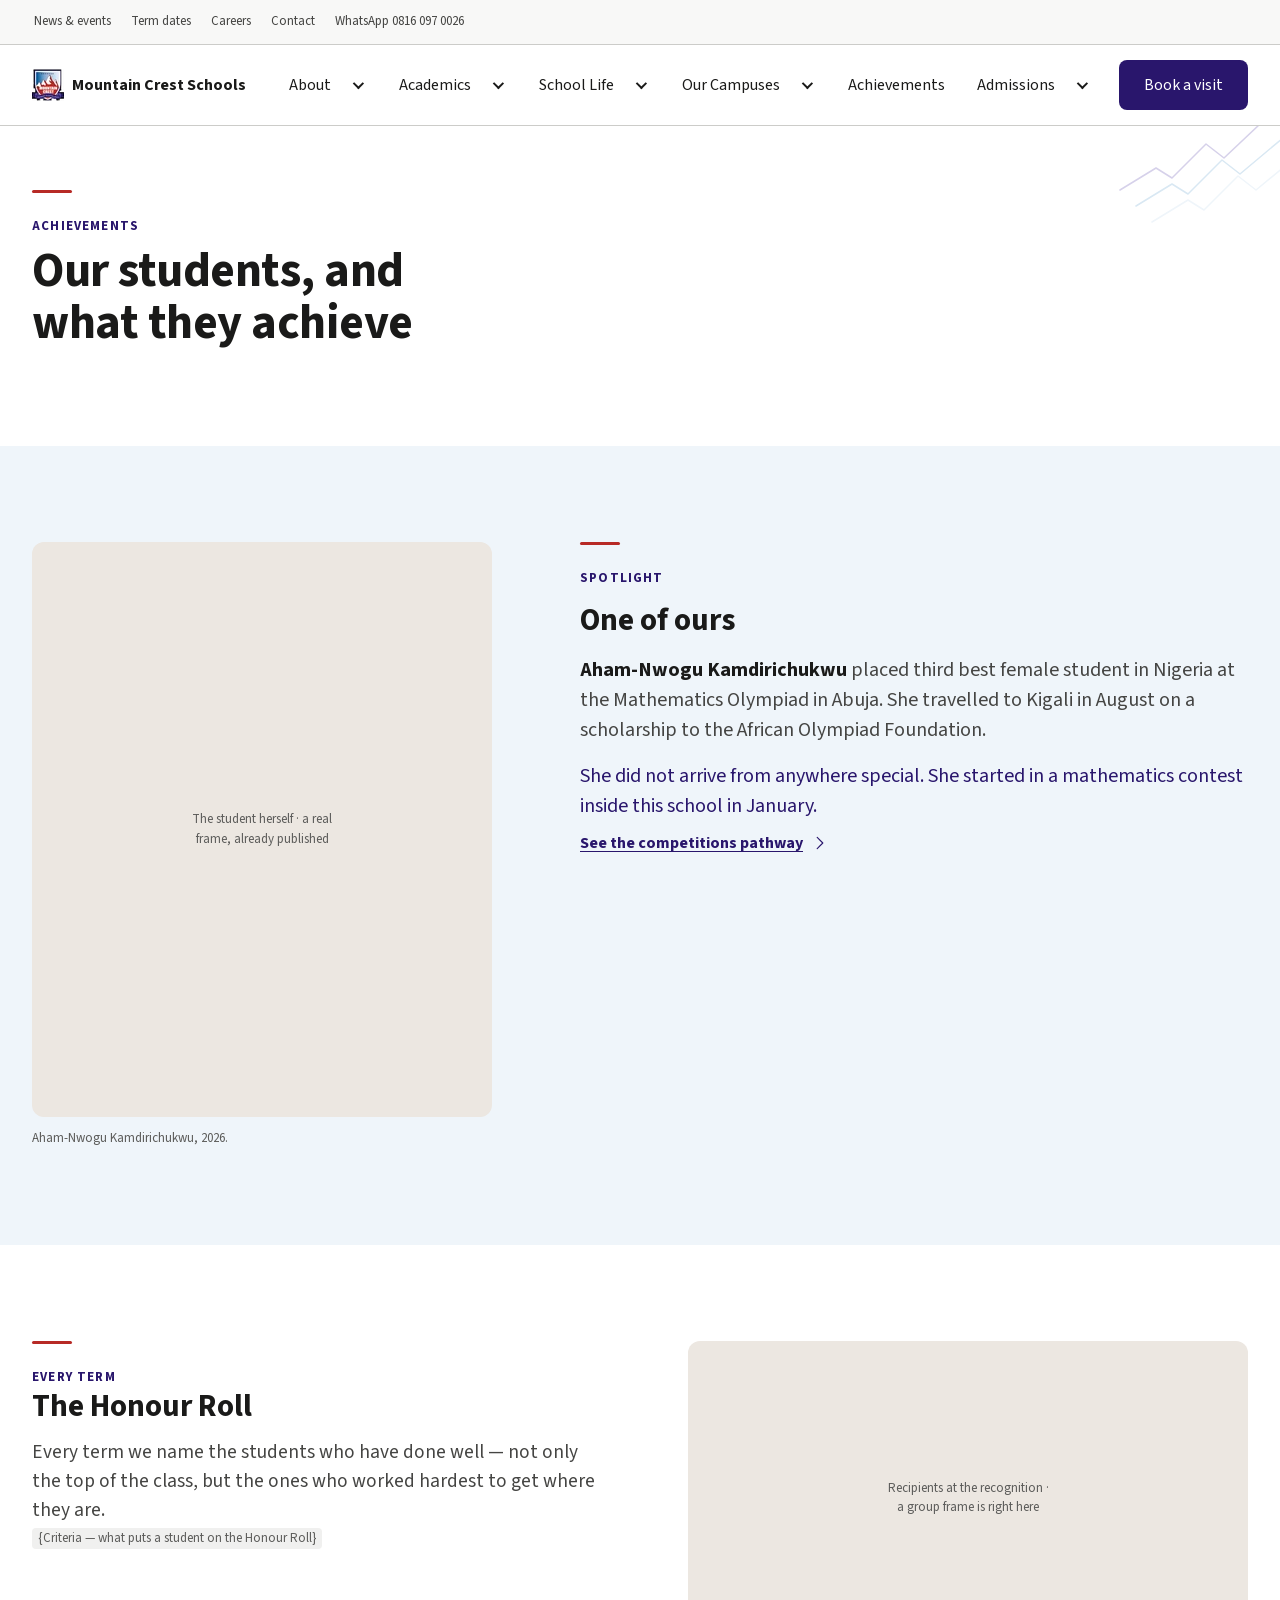
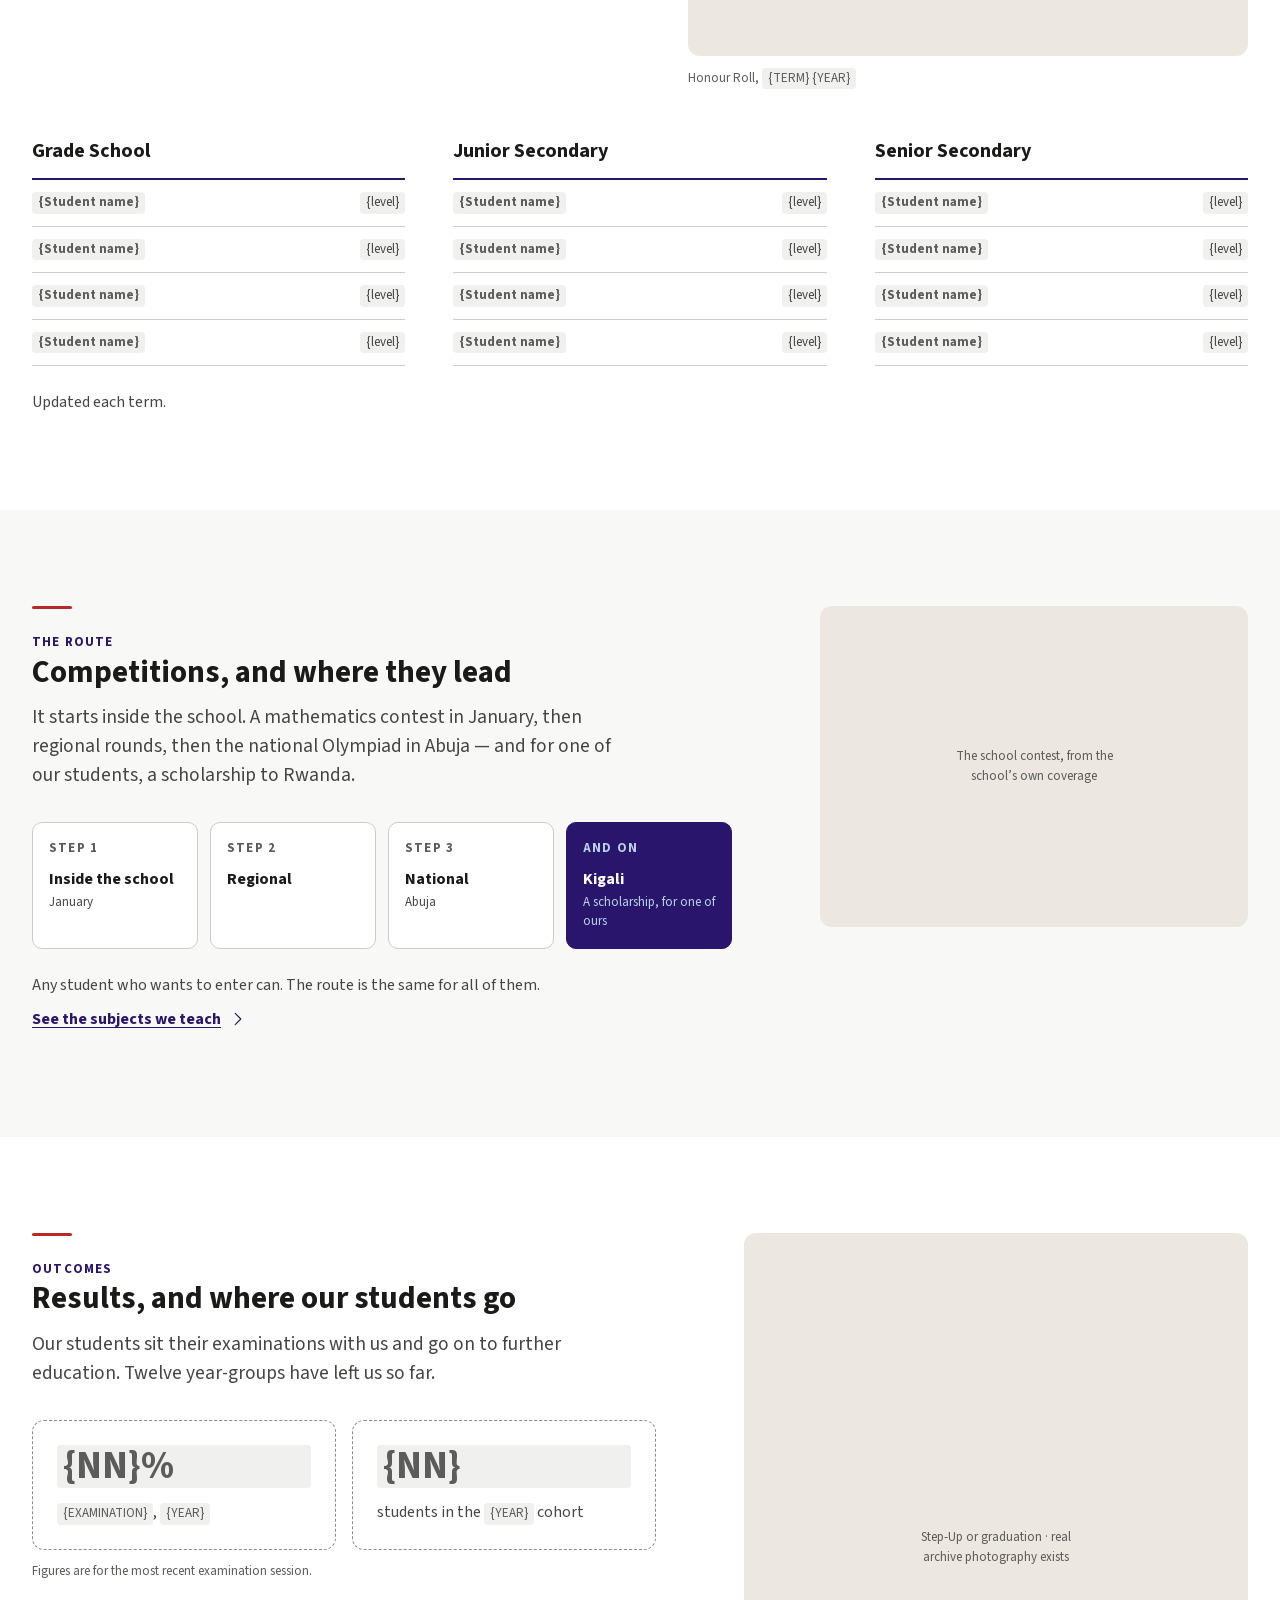
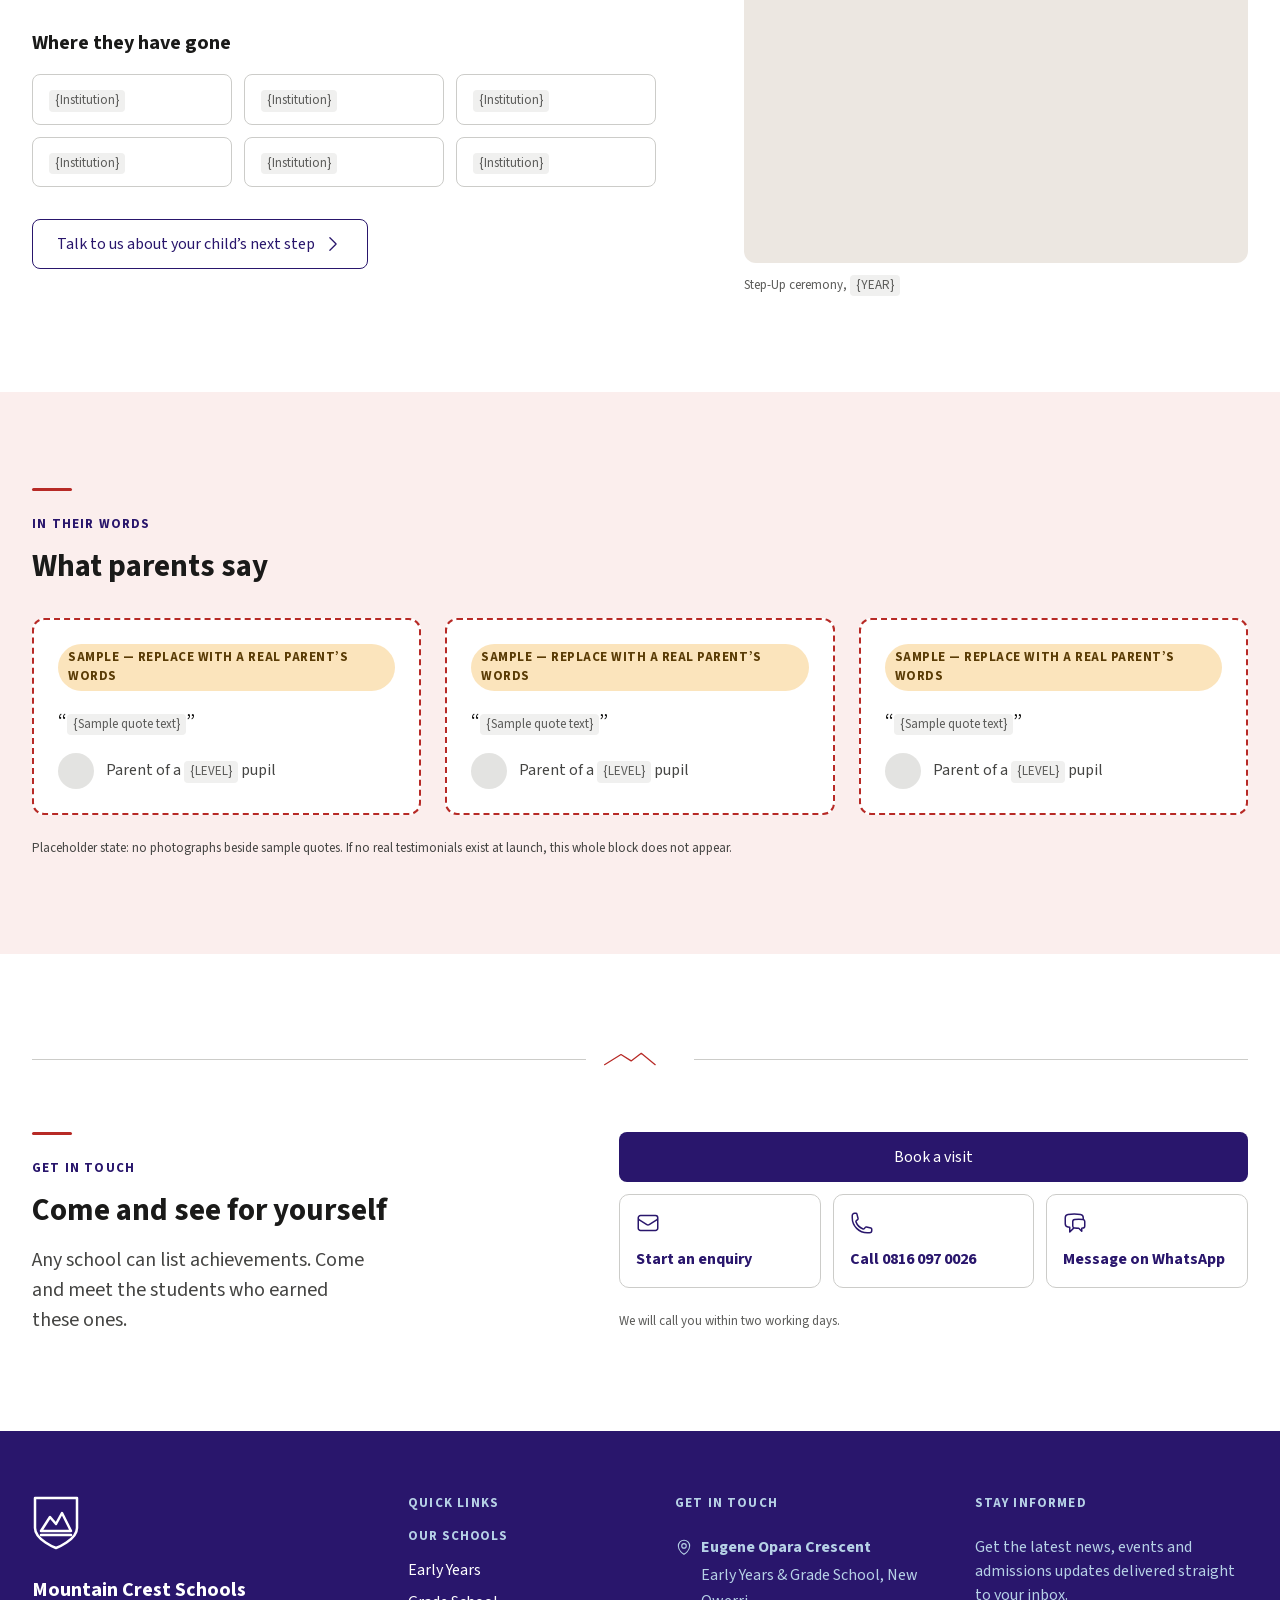
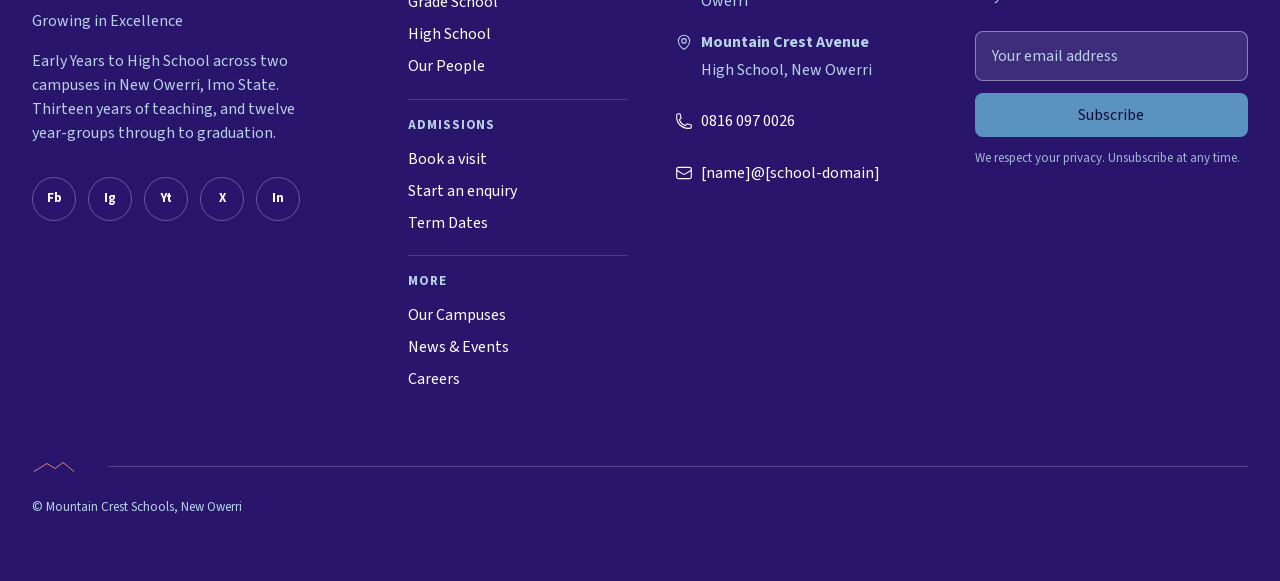
<file: achievements.html>
<!DOCTYPE html><html lang="en-NG"><head><meta charset="utf-8"><meta name="viewport" content="width=device-width,initial-scale=1"><title>Our Students’ Achievements | Mountain Crest Schools</title><meta name="description" content="What students at Mountain Crest Schools, New Owerri achieve: national competitions, the Honour Roll, and where our twelve graduating cohorts have gone."><link rel="preload" href="fonts/SourceSans3-subset.woff2" as="font" type="font/woff2" crossorigin><link rel="icon" href="img/favicon.ico" sizes="any"><link rel="icon" href="img/favicon.png" type="image/png"><link rel="stylesheet" href="css/style.css"></head><body class="p-achievements"><svg xmlns="http://www.w3.org/2000/svg" style="display:none" aria-hidden="true"><symbol id="i-academic-cap" viewBox="0 0 24 24"><path d="M4.26 10.147a60.438 60.438 0 0 0-.491 6.347A48.62 48.62 0 0 1 12 20.904a48.62 48.62 0 0 1 8.232-4.41 60.46 60.46 0 0 0-.491-6.347m-15.482 0a50.636 50.636 0 0 0-2.658-.813A59.906 59.906 0 0 1 12 3.493a59.903 59.903 0 0 1 10.399 5.84c-.896.248-1.783.52-2.658.814m-15.482 0A50.717 50.717 0 0 1 12 13.489a50.702 50.702 0 0 1 7.74-3.342M6.75 15a.75.75 0 1 0 0-1.5.75.75 0 0 0 0 1.5Zm0 0v-3.675A55.378 55.378 0 0 1 12 8.443m-7.007 11.55A5.981 5.981 0 0 0 6.75 15.75v-1.5"/></symbol><symbol id="i-building-library" viewBox="0 0 24 24"><path d="M12 21v-8.25M15.75 21v-8.25M8.25 21v-8.25M3 9l9-6 9 6m-1.5 12V10.332A48.36 48.36 0 0 0 12 9.75c-2.551 0-5.056.2-7.5.582V21M3 21h18M12 6.75h.008v.008H12V6.75Z"/></symbol><symbol id="i-users" viewBox="0 0 24 24"><path d="M15 19.128a9.38 9.38 0 0 0 2.625.372 9.337 9.337 0 0 0 4.121-.952 4.125 4.125 0 0 0-7.533-2.493M15 19.128v-.003c0-1.113-.285-2.16-.786-3.07M15 19.128v.106A12.318 12.318 0 0 1 8.624 21c-2.331 0-4.512-.645-6.374-1.766l-.001-.109a6.375 6.375 0 0 1 11.964-3.07M12 6.375a3.375 3.375 0 1 1-6.75 0 3.375 3.375 0 0 1 6.75 0Zm8.25 2.25a2.625 2.625 0 1 1-5.25 0 2.625 2.625 0 0 1 5.25 0Z"/></symbol><symbol id="i-trophy" viewBox="0 0 24 24"><path d="M16.5 18.75h-9m9 0a3 3 0 0 1 3 3h-15a3 3 0 0 1 3-3m9 0v-3.375c0-.621-.503-1.125-1.125-1.125h-.871M7.5 18.75v-3.375c0-.621.504-1.125 1.125-1.125h.872m5.007 0H9.497m5.007 0a7.454 7.454 0 0 1-.982-3.172M9.497 14.25a7.454 7.454 0 0 0 .981-3.172M5.25 4.236c-.982.143-1.954.317-2.916.52A6.003 6.003 0 0 0 7.73 9.728M5.25 4.236V4.5c0 2.108.966 3.99 2.48 5.228M5.25 4.236V2.721C7.456 2.41 9.71 2.25 12 2.25c2.291 0 4.545.16 6.75.47v1.516M7.73 9.728a6.726 6.726 0 0 0 2.748 1.35m8.272-6.842V4.5c0 2.108-.966 3.99-2.48 5.228m2.48-5.492a46.32 46.32 0 0 1 2.916.52 6.003 6.003 0 0 1-5.395 4.972m0 0a6.726 6.726 0 0 1-2.749 1.35m0 0a6.772 6.772 0 0 1-3.044 0"/></symbol><symbol id="i-sparkles" viewBox="0 0 24 24"><path d="M9.813 15.904 9 18.75l-.813-2.846a4.5 4.5 0 0 0-3.09-3.09L2.25 12l2.846-.813a4.5 4.5 0 0 0 3.09-3.09L9 5.25l.813 2.846a4.5 4.5 0 0 0 3.09 3.09L15.75 12l-2.846.813a4.5 4.5 0 0 0-3.09 3.09ZM18.259 8.715 18 9.75l-.259-1.035a3.375 3.375 0 0 0-2.455-2.456L14.25 6l1.036-.259a3.375 3.375 0 0 0 2.455-2.456L18 2.25l.259 1.035a3.375 3.375 0 0 0 2.456 2.456L21.75 6l-1.035.259a3.375 3.375 0 0 0-2.456 2.456ZM16.894 20.567 16.5 21.75l-.394-1.183a2.25 2.25 0 0 0-1.423-1.423L13.5 18.75l1.183-.394a2.25 2.25 0 0 0 1.423-1.423l.394-1.183.394 1.183a2.25 2.25 0 0 0 1.423 1.423l1.183.394-1.183.394a2.25 2.25 0 0 0-1.423 1.423Z"/></symbol><symbol id="i-heart" viewBox="0 0 24 24"><path d="M21 8.25c0-2.485-2.099-4.5-4.688-4.5-1.935 0-3.597 1.126-4.312 2.733-.715-1.607-2.377-2.733-4.313-2.733C5.1 3.75 3 5.765 3 8.25c0 7.22 9 12 9 12s9-4.78 9-12Z"/></symbol><symbol id="i-phone" viewBox="0 0 24 24"><path d="M2.25 6.75c0 8.284 6.716 15 15 15h2.25a2.25 2.25 0 0 0 2.25-2.25v-1.372c0-.516-.351-.966-.852-1.091l-4.423-1.106c-.44-.11-.902.055-1.173.417l-.97 1.293c-.282.376-.769.542-1.21.38a12.035 12.035 0 0 1-7.143-7.143c-.162-.441.004-.928.38-1.21l1.293-.97c.363-.271.527-.734.417-1.173L6.963 3.102a1.125 1.125 0 0 0-1.091-.852H4.5A2.25 2.25 0 0 0 2.25 4.5v2.25Z"/></symbol><symbol id="i-chat" viewBox="0 0 24 24"><path d="M20.25 8.511c.884.284 1.5 1.128 1.5 2.097v4.286c0 1.136-.847 2.1-1.98 2.193-.34.027-.68.052-1.02.072v3.091l-3-3c-1.354 0-2.694-.055-4.02-.163a2.115 2.115 0 0 1-.825-.242m9.345-8.334a2.126 2.126 0 0 0-.476-.095 48.64 48.64 0 0 0-8.048 0c-1.131.094-1.976 1.057-1.976 2.192v4.286c0 .837.46 1.58 1.155 1.951m9.345-8.334V6.637c0-1.621-1.152-3.026-2.76-3.235A48.455 48.455 0 0 0 11.25 3c-2.115 0-4.198.137-6.24.402-1.608.209-2.76 1.614-2.76 3.235v6.226c0 1.621 1.152 3.026 2.76 3.235.577.075 1.157.14 1.74.194V21l4.155-4.155"/></symbol><symbol id="i-envelope" viewBox="0 0 24 24"><path d="M21.75 6.75v10.5a2.25 2.25 0 0 1-2.25 2.25h-15a2.25 2.25 0 0 1-2.25-2.25V6.75m19.5 0A2.25 2.25 0 0 0 19.5 4.5h-15a2.25 2.25 0 0 0-2.25 2.25m19.5 0v.243a2.25 2.25 0 0 1-1.07 1.916l-7.5 4.615a2.25 2.25 0 0 1-2.36 0L3.32 8.91a2.25 2.25 0 0 1-1.07-1.916V6.75"/></symbol><symbol id="i-map-pin" viewBox="0 0 24 24"><path d="M15 10.5a3 3 0 1 1-6 0 3 3 0 0 1 6 0Z M19.5 10.5c0 7.142-7.5 11.25-7.5 11.25S4.5 17.642 4.5 10.5a7.5 7.5 0 1 1 15 0Z"/></symbol><symbol id="i-check-circle" viewBox="0 0 24 24"><path d="M9 12.75 11.25 15 15 9.75M21 12a9 9 0 1 1-18 0 9 9 0 0 1 18 0Z"/></symbol><symbol id="i-warning" viewBox="0 0 24 24"><path d="M12 9v3.75m-9.303 3.376c-.866 1.5.217 3.374 1.948 3.374h14.71c1.73 0 2.813-1.874 1.948-3.374L13.949 3.378c-.866-1.5-3.032-1.5-3.898 0L2.697 16.126ZM12 15.75h.007v.008H12v-.008Z"/></symbol><symbol id="i-error" viewBox="0 0 24 24"><path d="M12 9v3.75m9-.75a9 9 0 1 1-18 0 9 9 0 0 1 18 0Zm-9 3.75h.008v.008H12v-.008Z"/></symbol><symbol id="i-info" viewBox="0 0 24 24"><path d="m11.25 11.25.041-.02a.75.75 0 0 1 1.063.852l-.708 2.836a.75.75 0 0 0 1.063.853l.041-.021M21 12a9 9 0 1 1-18 0 9 9 0 0 1 18 0Zm-9-3.75h.008v.008H12V8.25Z"/></symbol><symbol id="i-chevron-down" viewBox="0 0 24 24"><path d="m19.5 8.25-7.5 7.5-7.5-7.5"/></symbol><symbol id="i-chevron-right" viewBox="0 0 24 24"><path d="m8.25 4.5 7.5 7.5-7.5 7.5"/></symbol><symbol id="i-menu" viewBox="0 0 24 24"><path d="M3.75 6.75h16.5M3.75 12h16.5m-16.5 5.25h16.5"/></symbol><symbol id="i-close" viewBox="0 0 24 24"><path d="M6 18 18 6M6 6l12 12"/></symbol><symbol id="i-external" viewBox="0 0 24 24"><path d="M13.5 6H5.25A2.25 2.25 0 0 0 3 8.25v10.5A2.25 2.25 0 0 0 5.25 21h10.5A2.25 2.25 0 0 0 18 18.75V10.5m-10.5 6L21 3m0 0h-5.25M21 3v5.25"/></symbol><symbol id="i-document" viewBox="0 0 24 24"><path d="M19.5 14.25v-2.625a3.375 3.375 0 0 0-3.375-3.375h-1.5A1.125 1.125 0 0 1 13.5 7.125v-1.5a3.375 3.375 0 0 0-3.375-3.375H8.25m0 12.75h7.5m-7.5 3H12M10.5 2.25H5.625c-.621 0-1.125.504-1.125 1.125v17.25c0 .621.504 1.125 1.125 1.125h12.75c.621 0 1.125-.504 1.125-1.125V11.25a9 9 0 0 0-9-9Z"/></symbol></svg><a class="skip" href="#main">Skip to main content</a><div class="util"><div class="wrap"><nav aria-label="Utility"><ul><li class="opt"><a href="news.html">News &amp; events</a></li><li class="opt"><a href="news.html#terms">Term dates</a></li><li class="opt"><a href="careers.html">Careers</a></li><li><a href="contact.html">Contact</a></li><li><a href="https://wa.me/2348160970026">WhatsApp 0816 097 0026</a></li></ul></nav></div></div><header class="hdr"><div class="wrap hdr__in"><a class="logo" href="index.html"><picture><source type="image/webp" srcset="img/crest-32.webp 1x, img/crest-64.webp 2x"><img src="img/crest-32.png" srcset="img/crest-32.png 1x, img/crest-64.png 2x" width="32" height="32" alt="" aria-hidden="true" decoding="async"></picture><span class="logo__name">Mountain Crest Schools</span><span class="vh">Mountain Crest School, home</span></a><nav class="nav" aria-label="Main"><ul><li class="nav__i"><a href="about.html">About</a><details class="dd"><summary class="dd__t" aria-label="About submenu"></summary><ul><li><a href="about.html">About overview</a></li><li><a href="about.html">Our story</a></li><li><a href="about.html">Our people</a></li><li><a href="about.html">Values &amp; ethos</a></li><li><a href="about.html">By the numbers</a></li></ul></details></li><li class="nav__i"><a href="academics.html">Academics</a><details class="dd"><summary class="dd__t" aria-label="Academics submenu"></summary><ul><li><a href="academics.html">Academics overview</a></li><li><a href="academics.html">Early Years</a></li><li><a href="academics.html">Grade School</a></li><li><a href="academics.html">High School</a></li><li><a href="academics.html">Curriculum &amp; exams</a></li><li><a href="academics.html">Beyond the classroom</a></li></ul></details></li><li class="nav__i"><a href="school-life.html">School Life</a><details class="dd"><summary class="dd__t" aria-label="School Life submenu"></summary><ul><li><a href="school-life.html">School Life overview</a></li><li><a href="school-life.html">A day in the life</a></li><li><a href="school-life.html">Facilities</a></li></ul></details></li><li class="nav__i"><a href="campuses.html">Our Campuses</a><details class="dd"><summary class="dd__t" aria-label="Our Campuses submenu"></summary><ul><li><a href="campuses.html">Our Campuses overview</a></li><li><a href="campuses.html">Which campus is my child's?</a></li><li><a href="campuses.html">Locations &amp; directions</a></li></ul></details></li><li><a href="achievements.html">Achievements</a></li><li class="nav__i"><a href="admissions.html">Admissions</a><details class="dd"><summary class="dd__t" aria-label="Admissions submenu"></summary><ul><li><a href="admissions.html">Admissions overview</a></li><li><a href="admissions.html">How to apply</a></li><li><a href="admissions.html">Fees</a></li><li><a href="admissions.html">Book a visit</a></li><li><a href="admissions.html">Questions parents ask</a></li></ul></details></li></ul></nav><a class="btn btn--fill" href="admissions.html#visit">Book a visit</a><details class="menu"><summary aria-label="Open menu"><span aria-hidden="true">☰</span> Menu</summary><div><nav aria-label="Main"><ul class="mnav"><li class="mnav__i"><a href="about.html">About</a><details class="mdd"><summary class="mdd__t" aria-label="About submenu"></summary><ul><li><a href="about.html">About overview</a></li><li><a href="about.html">Our story</a></li><li><a href="about.html">Our people</a></li><li><a href="about.html">Values &amp; ethos</a></li><li><a href="about.html">By the numbers</a></li></ul></details></li><li class="mnav__i"><a href="academics.html">Academics</a><details class="mdd"><summary class="mdd__t" aria-label="Academics submenu"></summary><ul><li><a href="academics.html">Academics overview</a></li><li><a href="academics.html">Early Years</a></li><li><a href="academics.html">Grade School</a></li><li><a href="academics.html">High School</a></li><li><a href="academics.html">Curriculum &amp; exams</a></li><li><a href="academics.html">Beyond the classroom</a></li></ul></details></li><li class="mnav__i"><a href="school-life.html">School Life</a><details class="mdd"><summary class="mdd__t" aria-label="School Life submenu"></summary><ul><li><a href="school-life.html">School Life overview</a></li><li><a href="school-life.html">A day in the life</a></li><li><a href="school-life.html">Facilities</a></li></ul></details></li><li class="mnav__i"><a href="campuses.html">Our Campuses</a><details class="mdd"><summary class="mdd__t" aria-label="Our Campuses submenu"></summary><ul><li><a href="campuses.html">Our Campuses overview</a></li><li><a href="campuses.html">Which campus is my child's?</a></li><li><a href="campuses.html">Locations &amp; directions</a></li></ul></details></li><li><a href="achievements.html">Achievements</a></li><li class="mnav__i"><a href="admissions.html">Admissions</a><details class="mdd"><summary class="mdd__t" aria-label="Admissions submenu"></summary><ul><li><a href="admissions.html">Admissions overview</a></li><li><a href="admissions.html">How to apply</a></li><li><a href="admissions.html">Fees</a></li><li><a href="admissions.html">Book a visit</a></li><li><a href="admissions.html">Questions parents ask</a></li></ul></details></li></ul></nav><nav aria-label="Utility"><ul class="mnav"><li><a href="news.html">News &amp; events</a></li><li><a href="news.html#terms">Term dates</a></li><li><a href="careers.html">Careers</a></li></ul></nav></div></details></div></header><main id="main" tabindex="-1"><section class="sec phero3" id="top"><div class="wrap"><p class="rule" aria-hidden="true"></p><p class="kicker">Achievements</p><h1>Our students, and what they achieve</h1></div></section><section class="sec sec--brand" id="spotlight"><div class="wrap"><div class="split"><figure class="spot__fig"><div class="ph " role="img" aria-label="Aham-Nwogu Kamdirichukwu, who placed third best female student in Nigeria at the Mathematics Olympiad."><span class="ph__t">The student herself · a real frame, already published</span></div><figcaption class="spot__cap">Aham-Nwogu Kamdirichukwu, 2026.</figcaption></figure><div class="split__l"><p class="rule" aria-hidden="true"></p><p class="kicker">Spotlight</p><h2>One of ours</h2><p class="spot__p"><b>Aham-Nwogu Kamdirichukwu</b> placed third best female student in Nigeria at the Mathematics Olympiad in Abuja. She travelled to Kigali in August on a scholarship to the African Olympiad Foundation.</p><p class="spot__p2">She did not arrive from anywhere special. She started in a mathematics contest inside this school in January.</p><p><a class="lnk" href="#competitions">See the competitions pathway<svg class="ico ico--sm" aria-hidden="true" focusable="false"><use href="#i-chevron-right"/></svg></a></p></div></div></div></section><section class="sec" id="honour-roll"><div class="wrap"><div class="hrsplit"><div><p class="rule" aria-hidden="true"></p><p class="kicker">Every term</p><h2>The Honour Roll</h2><p class="sec__lead">Every term we name the students who have done well — not only the top of the class, but the ones who worked hardest to get where they are.</p><p><span class="tok">{Criteria — what puts a student on the Honour Roll}</span></p></div><figure class="hr__fig"><div class="ph " role="img" aria-label="Honour Roll students at Mountain Crest, {TERM} {YEAR}."><span class="ph__t">Recipients at the recognition · a group frame is right here</span></div><figcaption class="spot__cap">Honour Roll, <span class="tok">{TERM} {YEAR}</span></figcaption></figure></div><div class="hr__cols"><div><h3 class="hr__h">Grade School</h3><ul class="hr__l"><li class="hr__r"><span class="hr__n tok">{Student name}</span><span class="hr__v tok">{level}</span></li><li class="hr__r"><span class="hr__n tok">{Student name}</span><span class="hr__v tok">{level}</span></li><li class="hr__r"><span class="hr__n tok">{Student name}</span><span class="hr__v tok">{level}</span></li><li class="hr__r"><span class="hr__n tok">{Student name}</span><span class="hr__v tok">{level}</span></li></ul></div><div><h3 class="hr__h">Junior Secondary</h3><ul class="hr__l"><li class="hr__r"><span class="hr__n tok">{Student name}</span><span class="hr__v tok">{level}</span></li><li class="hr__r"><span class="hr__n tok">{Student name}</span><span class="hr__v tok">{level}</span></li><li class="hr__r"><span class="hr__n tok">{Student name}</span><span class="hr__v tok">{level}</span></li><li class="hr__r"><span class="hr__n tok">{Student name}</span><span class="hr__v tok">{level}</span></li></ul></div><div><h3 class="hr__h">Senior Secondary</h3><ul class="hr__l"><li class="hr__r"><span class="hr__n tok">{Student name}</span><span class="hr__v tok">{level}</span></li><li class="hr__r"><span class="hr__n tok">{Student name}</span><span class="hr__v tok">{level}</span></li><li class="hr__r"><span class="hr__n tok">{Student name}</span><span class="hr__v tok">{level}</span></li><li class="hr__r"><span class="hr__n tok">{Student name}</span><span class="hr__v tok">{level}</span></li></ul></div></div><p class="hr__note">Updated each term.</p><p class="empty" hidden>The next Honour Roll will be published at the end of this term.</p></div></section><section class="sec sec--alt" id="competitions"><div class="wrap"><div class="comp"><div><p class="rule" aria-hidden="true"></p><p class="kicker">The route</p><h2>Competitions, and where they lead</h2><p class="sec__lead">It starts inside the school. A mathematics contest in January, then regional rounds, then the national Olympiad in Abuja — and for one of our students, a scholarship to Rwanda.</p><ol class="route4"><li class="rstep"><span class="rstep__n">Step 1</span><span class="rstep__h">Inside the school</span><span class="rstep__s">January</span></li><li class="rstep"><span class="rstep__n">Step 2</span><span class="rstep__h">Regional</span></li><li class="rstep"><span class="rstep__n">Step 3</span><span class="rstep__h">National</span><span class="rstep__s">Abuja</span></li><li class="rstep rstep--end"><span class="rstep__n">And on</span><span class="rstep__h">Kigali</span><span class="rstep__s">A scholarship, for one of ours</span></li></ol><p class="route__after">Any student who wants to enter can. The route is the same for all of them.</p><p><a class="lnk" href="academics.html">See the subjects we teach<svg class="ico ico--sm" aria-hidden="true" focusable="false"><use href="#i-chevron-right"/></svg></a></p></div><figure class="comp__fig"><div class="ph " role="img" aria-label="Students at Mountain Crest taking part in the school mathematics contest."><span class="ph__t">The school contest, from the school’s own coverage</span></div></figure></div></div></section><section class="sec" id="results"><div class="wrap"><div class="res"><div><p class="rule" aria-hidden="true"></p><p class="kicker">Outcomes</p><h2>Results, and where our students go</h2><p class="sec__lead">Our students sit their examinations with us and go on to further education. Twelve year-groups have left us so far.</p><ul class="figs"><li class="fig"><span class="fig__n tok">{NN}%</span><span class="fig__l"><span class="tok">{EXAMINATION}</span>, <span class="tok">{YEAR}</span></span></li><li class="fig"><span class="fig__n tok">{NN}</span><span class="fig__l">students in the <span class="tok">{YEAR}</span> cohort</span></li></ul><p class="res__fine">Figures are for the most recent examination session.</p><h3 class="res__h3">Where they have gone</h3><ul class="dests"><li class="dest"><span class="tok">{Institution}</span></li><li class="dest"><span class="tok">{Institution}</span></li><li class="dest"><span class="tok">{Institution}</span></li><li class="dest"><span class="tok">{Institution}</span></li><li class="dest"><span class="tok">{Institution}</span></li><li class="dest"><span class="tok">{Institution}</span></li></ul><p class="res__cta"><a class="btn btn--out" href="admissions.html#enquiry">Talk to us about your child’s next step<svg class="ico ico--sm" aria-hidden="true" focusable="false"><use href="#i-chevron-right"/></svg></a></p></div><figure class="res__fig"><div class="ph " role="img" aria-label="The Mountain Crest graduating class of {YEAR} at their Step-Up ceremony."><span class="ph__t">Step-Up or graduation · real archive photography exists</span></div><figcaption class="res__cap">Step-Up ceremony, <span class="tok">{YEAR}</span></figcaption></figure></div></div></section><section class="sec sec--rose" id="parents"><div class="wrap"><div class="sec__head"><p class="rule" aria-hidden="true"></p><p class="kicker">In their words</p><h2>What parents say</h2></div><ul class="says"><li class="say"><p><span class="say__badge">Sample — replace with a real parent’s words</span></p><p class="say__q">“<span class="tok">{Sample quote text}</span>”</p><p class="say__a"><span class="say__av" aria-hidden="true"></span><span class="say__r">Parent of a <span class="tok">{LEVEL}</span> pupil</span></p></li><li class="say"><p><span class="say__badge">Sample — replace with a real parent’s words</span></p><p class="say__q">“<span class="tok">{Sample quote text}</span>”</p><p class="say__a"><span class="say__av" aria-hidden="true"></span><span class="say__r">Parent of a <span class="tok">{LEVEL}</span> pupil</span></p></li><li class="say"><p><span class="say__badge">Sample — replace with a real parent’s words</span></p><p class="say__q">“<span class="tok">{Sample quote text}</span>”</p><p class="say__a"><span class="say__av" aria-hidden="true"></span><span class="say__r">Parent of a <span class="tok">{LEVEL}</span> pupil</span></p></li></ul><p class="says__note">Placeholder state: no photographs beside sample quotes. If no real testimonials exist at launch, this whole block does not appear.</p></div></section><section class="sec sec--talk" id="talk"><div class="wrap"><div class="divider" aria-hidden="true"><span></span><svg class="crestline" viewBox="0 0 120 26" aria-hidden="true" focusable="false"><path d="M4 22 L30 6 L46 16 L62 4 L84 22"/></svg><span></span></div><div class="talk"><div class="talk__l"><p class="rule" aria-hidden="true"></p><p class="kicker">Get in touch</p><h2>Come and see for yourself</h2><p class="talk__p">Any school can list achievements. Come and meet the students who earned these ones.</p></div><div class="talk__r"><a class="btn btn--fill btn--block" href="admissions.html#visit">Book a visit</a><ul class="routes"><li><a class="route" href="admissions.html#enquiry"><svg class="ico" aria-hidden="true" focusable="false"><use href="#i-envelope"/></svg><span>Start an enquiry</span></a></li><li><a class="route" href="tel:+2348160970026"><svg class="ico" aria-hidden="true" focusable="false"><use href="#i-phone"/></svg><span>Call 0816 097 0026</span></a></li><li><a class="route" href="https://wa.me/2348160970026"><svg class="ico" aria-hidden="true" focusable="false"><use href="#i-chat"/></svg><span>Message on WhatsApp</span></a></li></ul><p class="talk__n">We will call you within two working days.</p></div></div></div></section></main><footer class="ftr"><div class="wrap"><div class="ftr__grid"><div class="ftr__brand"><svg class="crest" viewBox="0 0 48 56" aria-hidden="true" focusable="false"><path class="crest__s" d="M3 3h42v30c0 12-21 20-21 20S3 45 3 33Z"/><path class="crest__m" d="M9 36 L18 22 L24 29 L30 18 L39 36Z"/><path class="crest__b" d="M9 40h30"/></svg><p class="ftr__name">Mountain Crest Schools</p><p class="ftr__tag">Growing in Excellence</p><p class="ftr__about">Early Years to High School across two campuses in New Owerri, Imo State. Thirteen years of teaching, and twelve year-groups through to graduation.</p><!-- SOCIAL MARKS: each button is final except the glyph. The platform logos are trademarks and are not redrawn here. Paste the official SVG path from each platform's brand resources in place of the two-letter span, keeping the .vh label. Delete any account the school does not have. --><ul class="socials"><li><a class="soc" href="https://www.facebook.com/" target="_blank" rel="noopener"><span aria-hidden="true">Fb</span><span class="vh">Mountain Crest Schools on Facebook</span></a></li><li><a class="soc" href="https://www.instagram.com/" target="_blank" rel="noopener"><span aria-hidden="true">Ig</span><span class="vh">Mountain Crest Schools on Instagram</span></a></li><li><a class="soc" href="https://www.youtube.com/" target="_blank" rel="noopener"><span aria-hidden="true">Yt</span><span class="vh">Mountain Crest Schools on YouTube</span></a></li><li><a class="soc" href="https://x.com/" target="_blank" rel="noopener"><span aria-hidden="true">X</span><span class="vh">Mountain Crest Schools on X</span></a></li><li><a class="soc" href="https://www.linkedin.com/" target="_blank" rel="noopener"><span aria-hidden="true">In</span><span class="vh">Mountain Crest Schools on LinkedIn</span></a></li></ul></div><nav class="ftr__col ftr__col--links" aria-label="Quick links"><h2>Quick links</h2><div class="ftr__grp"><p class="ftr__glabel">Our schools</p><ul><li><a href="early-years.html">Early Years</a></li><li><a href="grade-school.html">Grade School</a></li><li><a href="high-school.html">High School</a></li><li><a href="people.html">Our People</a></li></ul></div><div class="ftr__grp ftr__grp--div"><p class="ftr__glabel">Admissions</p><ul><li><a href="admissions.html#visit">Book a visit</a></li><li><a href="admissions.html#enquiry">Start an enquiry</a></li><li><a href="admissions.html#terms">Term Dates</a></li></ul></div><div class="ftr__grp ftr__grp--div"><p class="ftr__glabel">More</p><ul><li><a href="campuses.html">Our Campuses</a></li><li><a href="news.html">News &amp; Events</a></li><li><a href="careers.html">Careers</a></li></ul></div></nav><div class="ftr__col"><h2>Get in touch</h2><address class="ftr__addr"><p class="ftr__loc"><svg class="ico ico--sm" aria-hidden="true" focusable="false"><use href="#i-map-pin"/></svg><span><span class="ftr__place">Eugene Opara Crescent</span><span class="ftr__sub">Early Years &amp; Grade School, New Owerri</span></span></p><p class="ftr__loc"><svg class="ico ico--sm" aria-hidden="true" focusable="false"><use href="#i-map-pin"/></svg><span><span class="ftr__place">Mountain Crest Avenue</span><span class="ftr__sub">High School, New Owerri</span></span></p><p class="ftr__ct"><a href="tel:+2348160970026"><svg class="ico ico--sm" aria-hidden="true" focusable="false"><use href="#i-phone"/></svg><span>0816 097 0026</span></a></p><p class="ftr__ct"><a href="mailto:hello@mountaincrest.example"><svg class="ico ico--sm" aria-hidden="true" focusable="false"><use href="#i-envelope"/></svg><span>[name]@[school-domain]</span></a></p></address></div><div class="ftr__col"><h2>Stay informed</h2><p class="ftr__nlp">Get the latest news, events and admissions updates delivered straight to your inbox.</p><form class="nl" action="#" method="post"><label class="vh" for="nl-email">Your email address</label><input class="nl__in" id="nl-email" name="email" type="email" autocomplete="email" placeholder="Your email address" required><button class="nl__btn" type="submit">Subscribe</button></form><p class="ftr__fine">We respect your privacy. Unsubscribe at any time.</p></div></div><div class="ftr__end"><svg class="crestline crestline--sm" viewBox="0 0 120 26" aria-hidden="true" focusable="false"><path d="M4 22 L30 6 L46 16 L62 4 L84 22"/></svg><span class="ftr__rule"></span></div><p class="ftr__cp">&copy; Mountain Crest Schools, New Owerri</p></div></footer><script>/* Nav disclosure behaviour. Item 11 Primary Nav already required: at bp-lg opening one closes another, and Escape closes and returns focus to the trigger. Both were implemented for the mobile menu only. Click-outside and focus-out were not specified at all and are added here. All of it is enhancement: without JavaScript each details still opens and closes on its own summary, which is the no-JS floor sub-step 5 required. */function navOpen(){return document.querySelectorAll('.nav details[open],.menu .mnav details[open],.menu[open]')}function cl(el){return el&&el.closest?el:null}document.addEventListener('toggle',function(e){var d=e.target;if(!d.open||!d.matches||!d.matches('.nav details,.menu .mnav details,.menu'))return;navOpen().forEach(function(o){if(o!==d&&!o.contains(d)&&!d.contains(o))o.open=false})},true);document.addEventListener('pointerdown',function(e){navOpen().forEach(function(d){if(!d.contains(e.target))d.open=false})});document.addEventListener('keydown',function(e){if(e.key!=='Escape')return;var t=cl(e.target)&&e.target.closest('details[open]');var d=t||document.querySelector('.menu[open],.nav details[open]');if(!d)return;d.open=false;var s=d.querySelector('summary');if(s)s.focus()});document.addEventListener('focusout',function(e){var d=cl(e.target)&&e.target.closest('.nav details[open]');if(d&&!d.contains(e.relatedTarget))d.open=false});document.addEventListener('click',function(e){var a=cl(e.target)&&e.target.closest('.menu a');if(!a)return;var m=document.querySelector('.menu[open]');if(m)m.open=false});var ids=[].map.call(document.querySelectorAll('main [id]'),function(s){return s});var links=document.querySelectorAll('.snav a');if(ids.length&&links.length&&'IntersectionObserver' in window){var io=new IntersectionObserver(function(es){es.forEach(function(en){if(!en.isIntersecting)return;links.forEach(function(a){a.toggleAttribute('aria-current',a.getAttribute('href')==='#'+en.target.id)})})},{rootMargin:'-140px 0px -60% 0px'});ids.forEach(function(s){io.observe(s)})}document.querySelectorAll('form[data-demo]').forEach(function(f){f.addEventListener('submit',function(e){e.preventDefault();var b=f.querySelector('button[type=submit]');b.textContent=f.dataset.loading;b.disabled=true;setTimeout(function(){f.innerHTML=f.dataset.ok;f.querySelector('h3').focus()},900)})});</script></body></html>
</file>
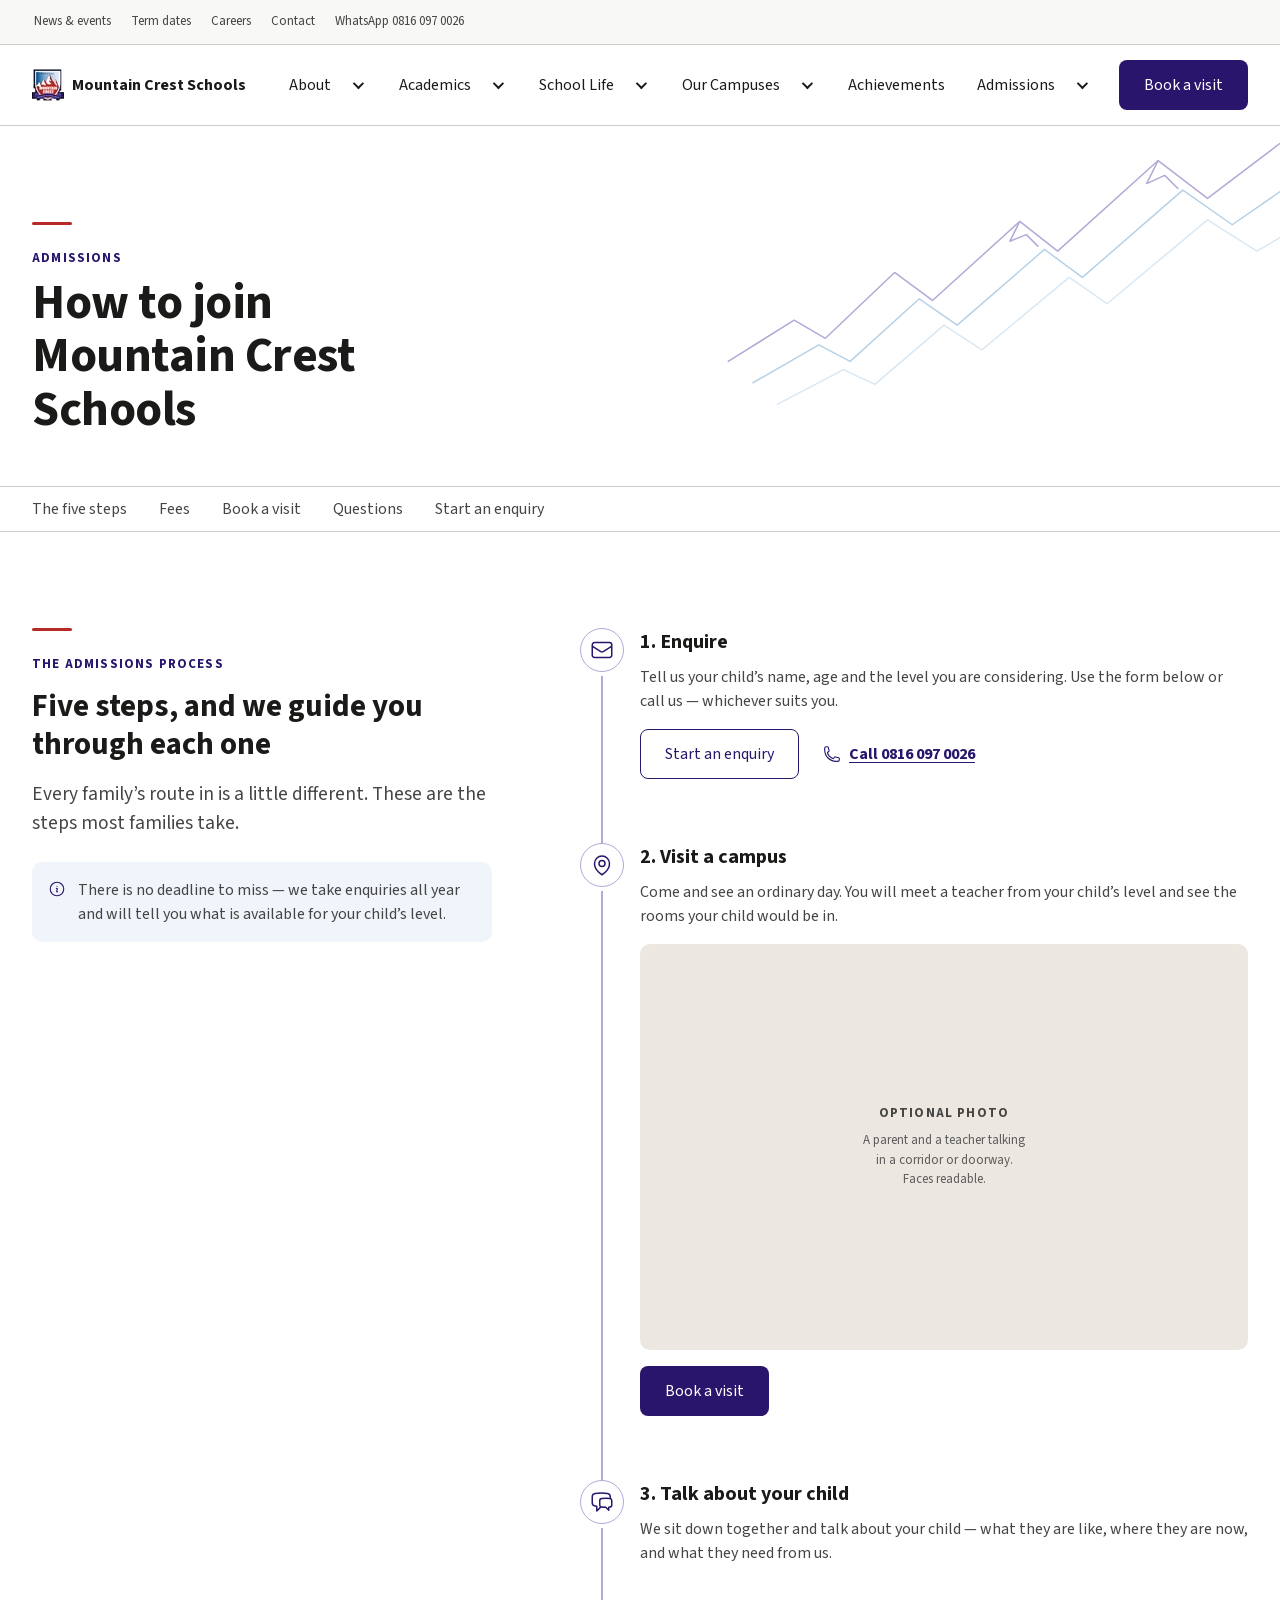
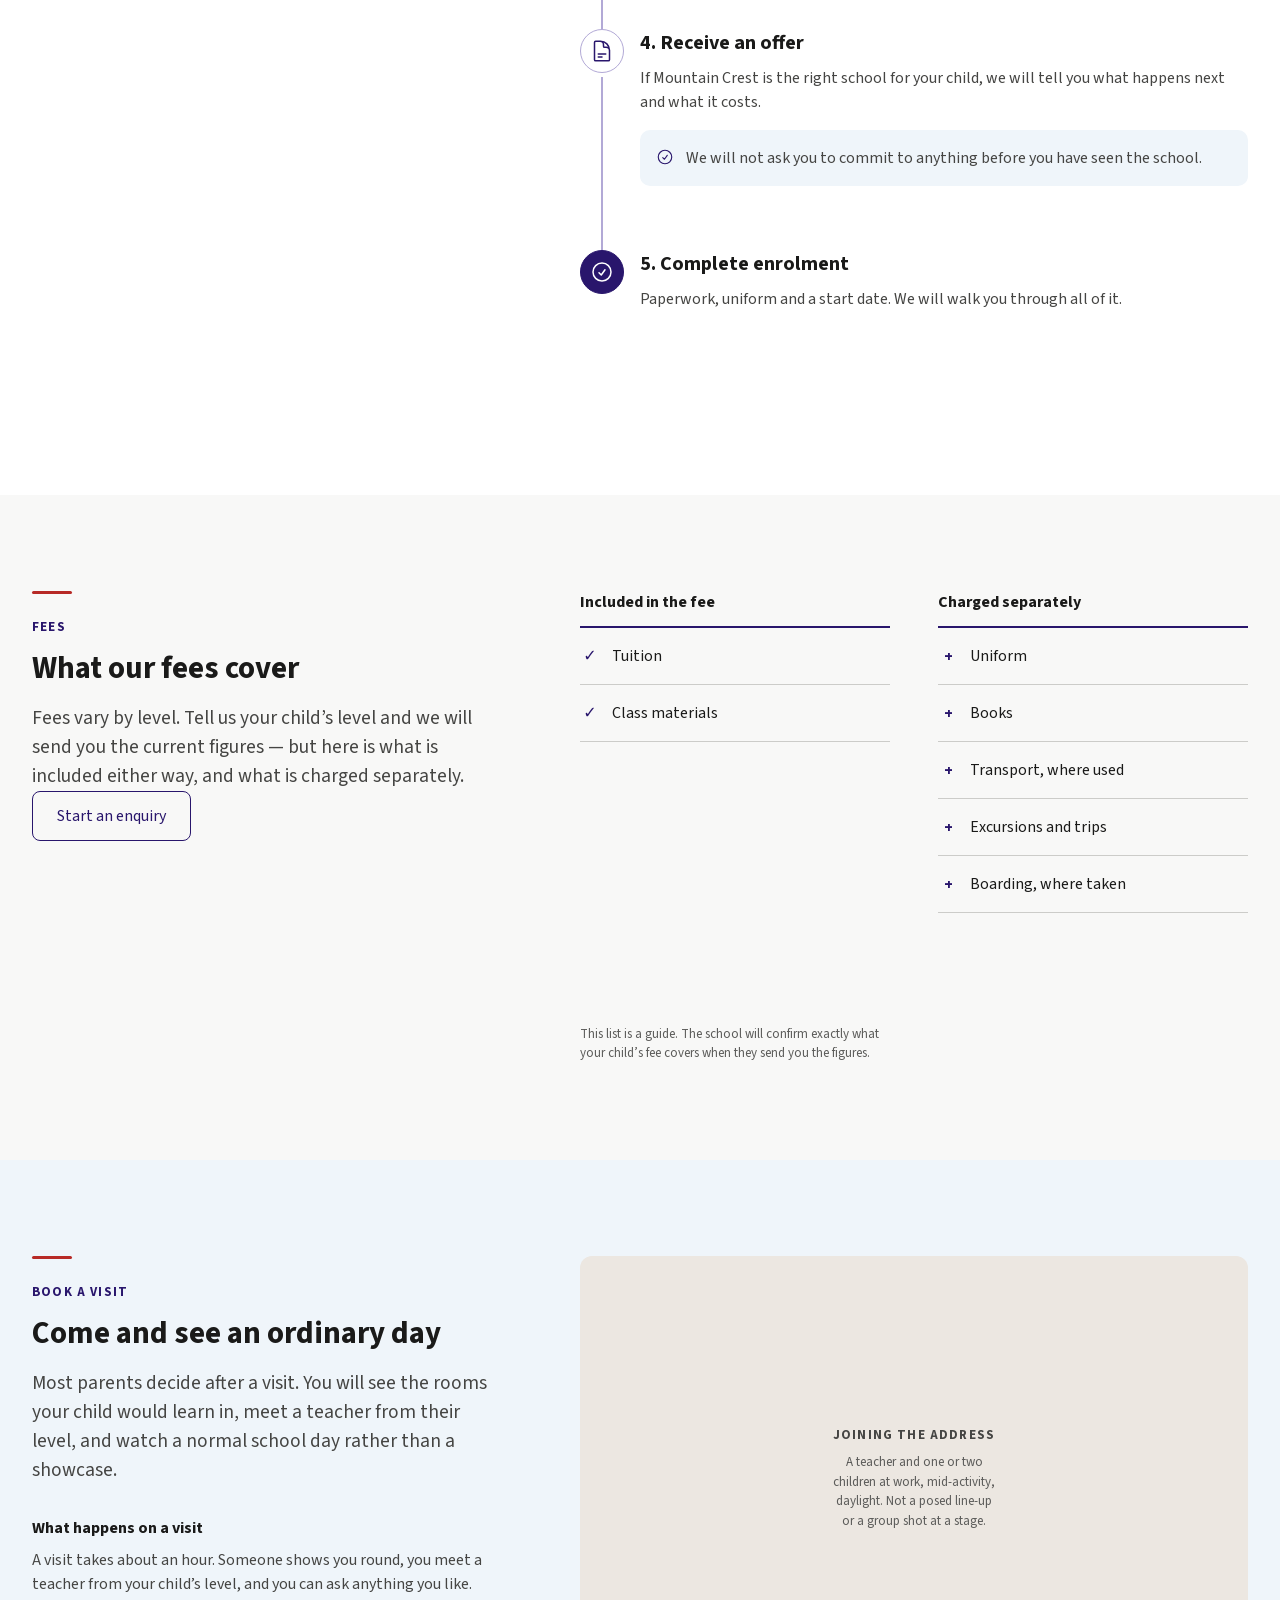
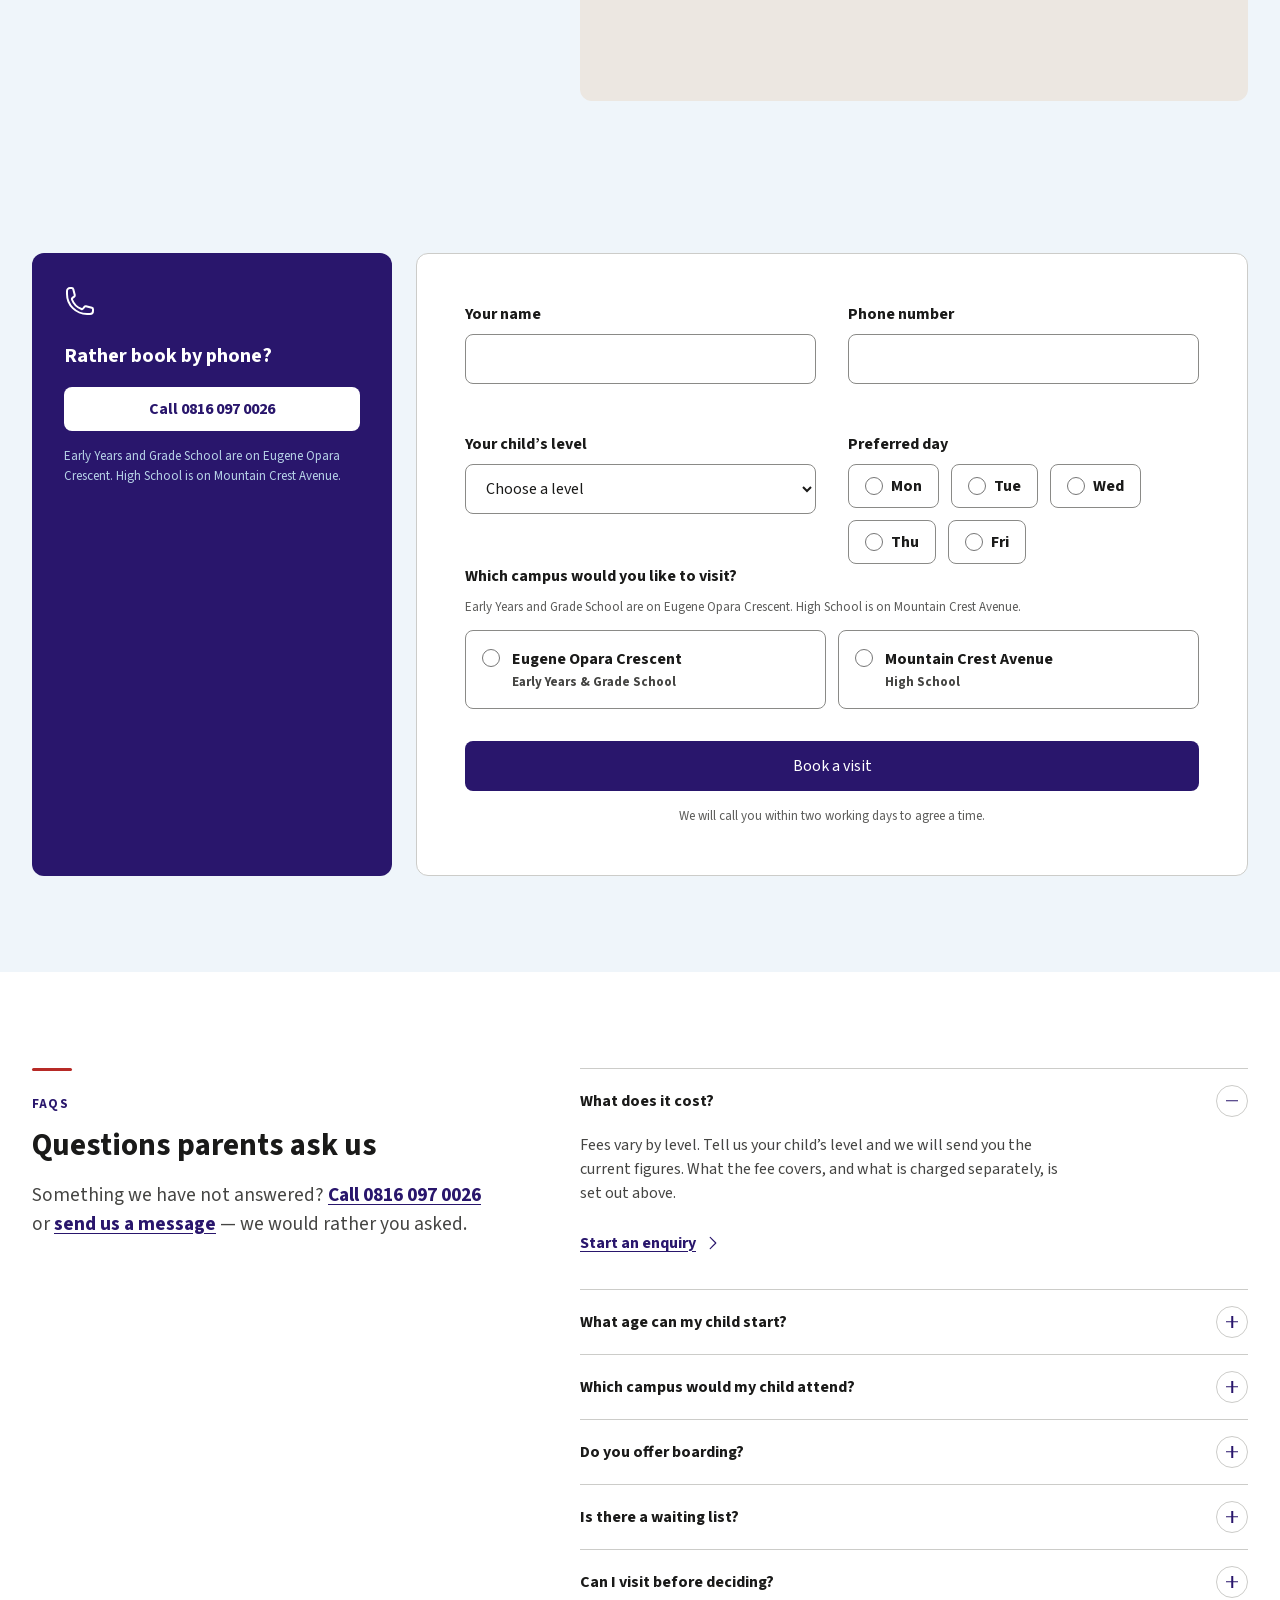
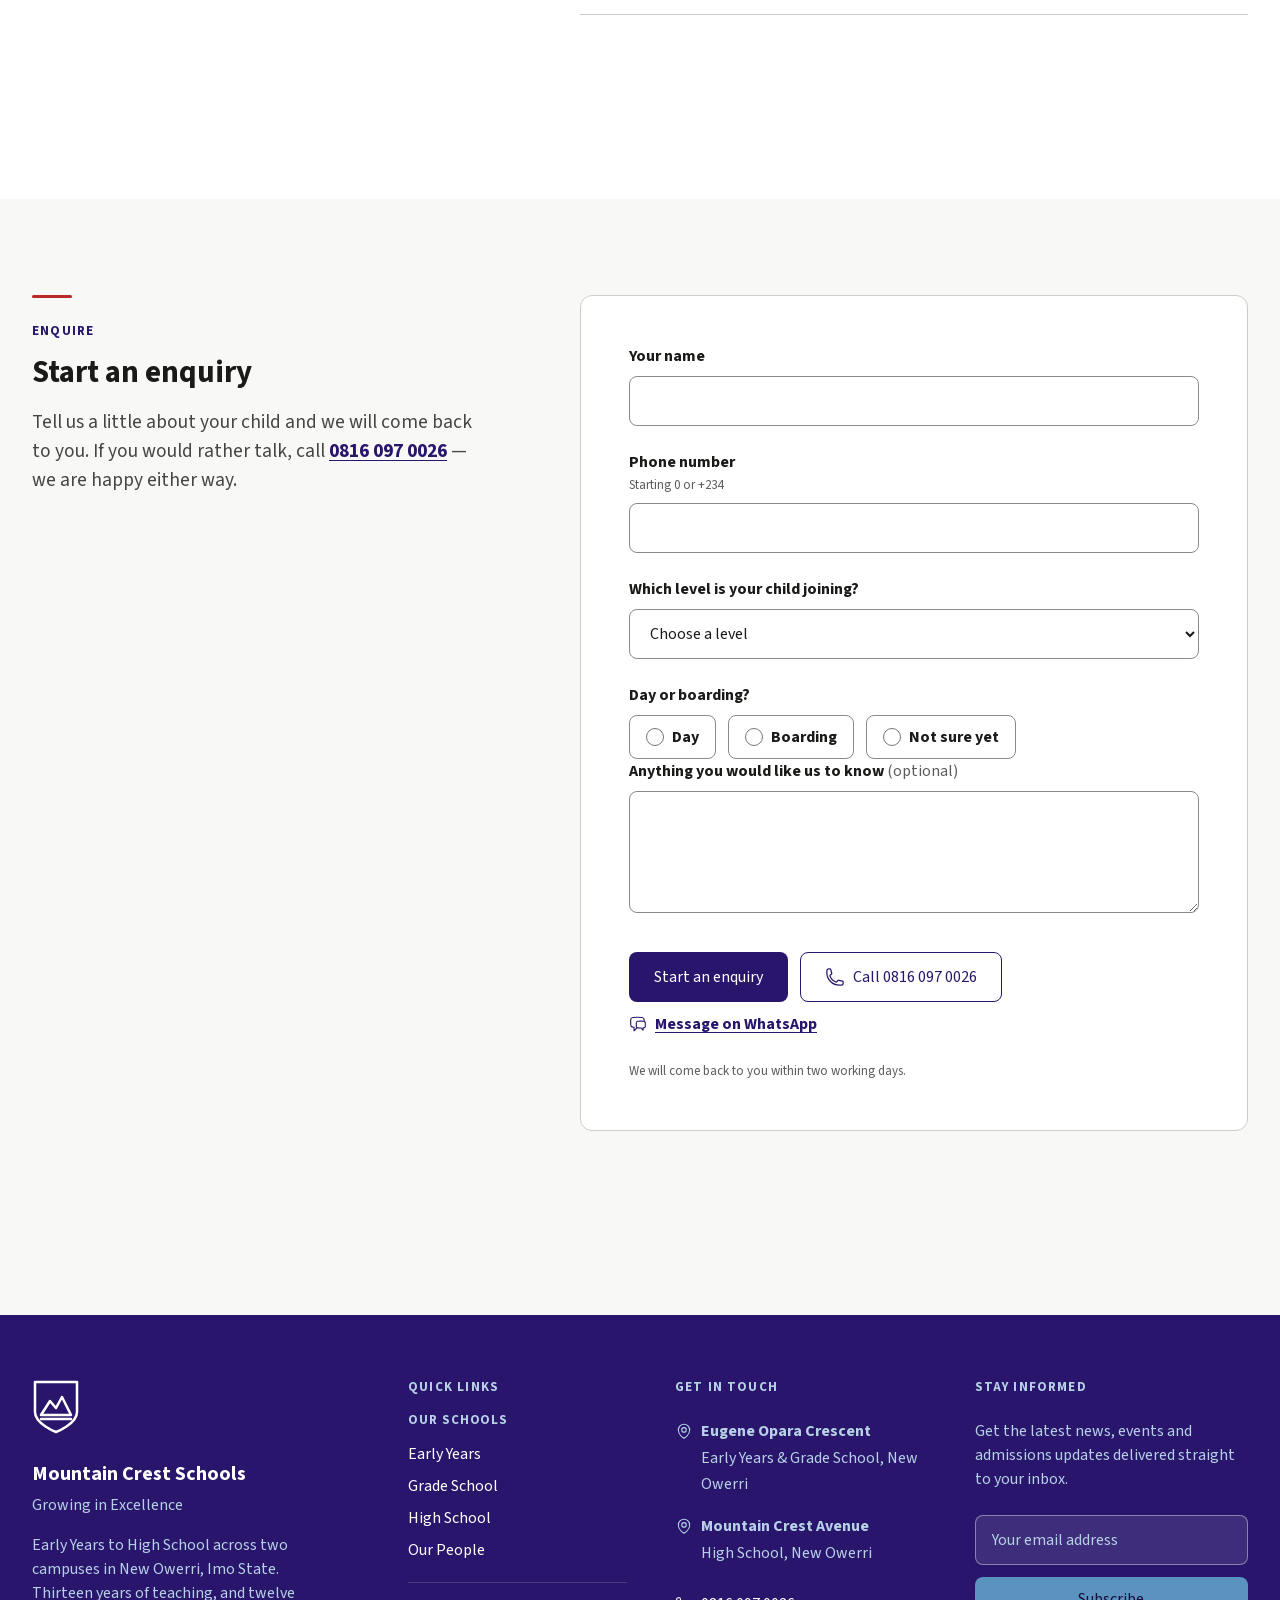
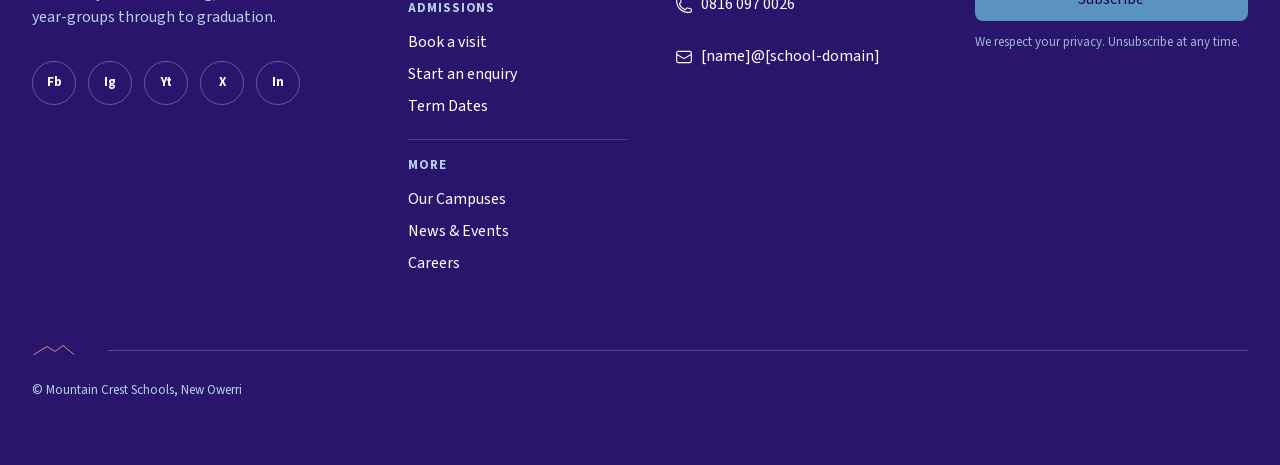
<file: admissions.html>
<!DOCTYPE html><html lang="en-NG"><head><meta charset="utf-8"><meta name="viewport" content="width=device-width,initial-scale=1"><title>How to Apply | Mountain Crest Schools, New Owerri</title><meta name="description" content="How to join Mountain Crest Schools in New Owerri: the steps from first enquiry to enrolment, what our fees cover, and how to book a campus visit."><link rel="preload" href="fonts/SourceSans3-subset.woff2" as="font" type="font/woff2" crossorigin><link rel="icon" href="img/favicon.ico" sizes="any"><link rel="icon" href="img/favicon.png" type="image/png"><link rel="stylesheet" href="css/style.css"></head><body class="p-admissions"><svg xmlns="http://www.w3.org/2000/svg" style="display:none" aria-hidden="true"><symbol id="i-academic-cap" viewBox="0 0 24 24"><path d="M4.26 10.147a60.438 60.438 0 0 0-.491 6.347A48.62 48.62 0 0 1 12 20.904a48.62 48.62 0 0 1 8.232-4.41 60.46 60.46 0 0 0-.491-6.347m-15.482 0a50.636 50.636 0 0 0-2.658-.813A59.906 59.906 0 0 1 12 3.493a59.903 59.903 0 0 1 10.399 5.84c-.896.248-1.783.52-2.658.814m-15.482 0A50.717 50.717 0 0 1 12 13.489a50.702 50.702 0 0 1 7.74-3.342M6.75 15a.75.75 0 1 0 0-1.5.75.75 0 0 0 0 1.5Zm0 0v-3.675A55.378 55.378 0 0 1 12 8.443m-7.007 11.55A5.981 5.981 0 0 0 6.75 15.75v-1.5"/></symbol><symbol id="i-building-library" viewBox="0 0 24 24"><path d="M12 21v-8.25M15.75 21v-8.25M8.25 21v-8.25M3 9l9-6 9 6m-1.5 12V10.332A48.36 48.36 0 0 0 12 9.75c-2.551 0-5.056.2-7.5.582V21M3 21h18M12 6.75h.008v.008H12V6.75Z"/></symbol><symbol id="i-users" viewBox="0 0 24 24"><path d="M15 19.128a9.38 9.38 0 0 0 2.625.372 9.337 9.337 0 0 0 4.121-.952 4.125 4.125 0 0 0-7.533-2.493M15 19.128v-.003c0-1.113-.285-2.16-.786-3.07M15 19.128v.106A12.318 12.318 0 0 1 8.624 21c-2.331 0-4.512-.645-6.374-1.766l-.001-.109a6.375 6.375 0 0 1 11.964-3.07M12 6.375a3.375 3.375 0 1 1-6.75 0 3.375 3.375 0 0 1 6.75 0Zm8.25 2.25a2.625 2.625 0 1 1-5.25 0 2.625 2.625 0 0 1 5.25 0Z"/></symbol><symbol id="i-trophy" viewBox="0 0 24 24"><path d="M16.5 18.75h-9m9 0a3 3 0 0 1 3 3h-15a3 3 0 0 1 3-3m9 0v-3.375c0-.621-.503-1.125-1.125-1.125h-.871M7.5 18.75v-3.375c0-.621.504-1.125 1.125-1.125h.872m5.007 0H9.497m5.007 0a7.454 7.454 0 0 1-.982-3.172M9.497 14.25a7.454 7.454 0 0 0 .981-3.172M5.25 4.236c-.982.143-1.954.317-2.916.52A6.003 6.003 0 0 0 7.73 9.728M5.25 4.236V4.5c0 2.108.966 3.99 2.48 5.228M5.25 4.236V2.721C7.456 2.41 9.71 2.25 12 2.25c2.291 0 4.545.16 6.75.47v1.516M7.73 9.728a6.726 6.726 0 0 0 2.748 1.35m8.272-6.842V4.5c0 2.108-.966 3.99-2.48 5.228m2.48-5.492a46.32 46.32 0 0 1 2.916.52 6.003 6.003 0 0 1-5.395 4.972m0 0a6.726 6.726 0 0 1-2.749 1.35m0 0a6.772 6.772 0 0 1-3.044 0"/></symbol><symbol id="i-sparkles" viewBox="0 0 24 24"><path d="M9.813 15.904 9 18.75l-.813-2.846a4.5 4.5 0 0 0-3.09-3.09L2.25 12l2.846-.813a4.5 4.5 0 0 0 3.09-3.09L9 5.25l.813 2.846a4.5 4.5 0 0 0 3.09 3.09L15.75 12l-2.846.813a4.5 4.5 0 0 0-3.09 3.09ZM18.259 8.715 18 9.75l-.259-1.035a3.375 3.375 0 0 0-2.455-2.456L14.25 6l1.036-.259a3.375 3.375 0 0 0 2.455-2.456L18 2.25l.259 1.035a3.375 3.375 0 0 0 2.456 2.456L21.75 6l-1.035.259a3.375 3.375 0 0 0-2.456 2.456ZM16.894 20.567 16.5 21.75l-.394-1.183a2.25 2.25 0 0 0-1.423-1.423L13.5 18.75l1.183-.394a2.25 2.25 0 0 0 1.423-1.423l.394-1.183.394 1.183a2.25 2.25 0 0 0 1.423 1.423l1.183.394-1.183.394a2.25 2.25 0 0 0-1.423 1.423Z"/></symbol><symbol id="i-heart" viewBox="0 0 24 24"><path d="M21 8.25c0-2.485-2.099-4.5-4.688-4.5-1.935 0-3.597 1.126-4.312 2.733-.715-1.607-2.377-2.733-4.313-2.733C5.1 3.75 3 5.765 3 8.25c0 7.22 9 12 9 12s9-4.78 9-12Z"/></symbol><symbol id="i-phone" viewBox="0 0 24 24"><path d="M2.25 6.75c0 8.284 6.716 15 15 15h2.25a2.25 2.25 0 0 0 2.25-2.25v-1.372c0-.516-.351-.966-.852-1.091l-4.423-1.106c-.44-.11-.902.055-1.173.417l-.97 1.293c-.282.376-.769.542-1.21.38a12.035 12.035 0 0 1-7.143-7.143c-.162-.441.004-.928.38-1.21l1.293-.97c.363-.271.527-.734.417-1.173L6.963 3.102a1.125 1.125 0 0 0-1.091-.852H4.5A2.25 2.25 0 0 0 2.25 4.5v2.25Z"/></symbol><symbol id="i-chat" viewBox="0 0 24 24"><path d="M20.25 8.511c.884.284 1.5 1.128 1.5 2.097v4.286c0 1.136-.847 2.1-1.98 2.193-.34.027-.68.052-1.02.072v3.091l-3-3c-1.354 0-2.694-.055-4.02-.163a2.115 2.115 0 0 1-.825-.242m9.345-8.334a2.126 2.126 0 0 0-.476-.095 48.64 48.64 0 0 0-8.048 0c-1.131.094-1.976 1.057-1.976 2.192v4.286c0 .837.46 1.58 1.155 1.951m9.345-8.334V6.637c0-1.621-1.152-3.026-2.76-3.235A48.455 48.455 0 0 0 11.25 3c-2.115 0-4.198.137-6.24.402-1.608.209-2.76 1.614-2.76 3.235v6.226c0 1.621 1.152 3.026 2.76 3.235.577.075 1.157.14 1.74.194V21l4.155-4.155"/></symbol><symbol id="i-envelope" viewBox="0 0 24 24"><path d="M21.75 6.75v10.5a2.25 2.25 0 0 1-2.25 2.25h-15a2.25 2.25 0 0 1-2.25-2.25V6.75m19.5 0A2.25 2.25 0 0 0 19.5 4.5h-15a2.25 2.25 0 0 0-2.25 2.25m19.5 0v.243a2.25 2.25 0 0 1-1.07 1.916l-7.5 4.615a2.25 2.25 0 0 1-2.36 0L3.32 8.91a2.25 2.25 0 0 1-1.07-1.916V6.75"/></symbol><symbol id="i-map-pin" viewBox="0 0 24 24"><path d="M15 10.5a3 3 0 1 1-6 0 3 3 0 0 1 6 0Z M19.5 10.5c0 7.142-7.5 11.25-7.5 11.25S4.5 17.642 4.5 10.5a7.5 7.5 0 1 1 15 0Z"/></symbol><symbol id="i-check-circle" viewBox="0 0 24 24"><path d="M9 12.75 11.25 15 15 9.75M21 12a9 9 0 1 1-18 0 9 9 0 0 1 18 0Z"/></symbol><symbol id="i-warning" viewBox="0 0 24 24"><path d="M12 9v3.75m-9.303 3.376c-.866 1.5.217 3.374 1.948 3.374h14.71c1.73 0 2.813-1.874 1.948-3.374L13.949 3.378c-.866-1.5-3.032-1.5-3.898 0L2.697 16.126ZM12 15.75h.007v.008H12v-.008Z"/></symbol><symbol id="i-error" viewBox="0 0 24 24"><path d="M12 9v3.75m9-.75a9 9 0 1 1-18 0 9 9 0 0 1 18 0Zm-9 3.75h.008v.008H12v-.008Z"/></symbol><symbol id="i-info" viewBox="0 0 24 24"><path d="m11.25 11.25.041-.02a.75.75 0 0 1 1.063.852l-.708 2.836a.75.75 0 0 0 1.063.853l.041-.021M21 12a9 9 0 1 1-18 0 9 9 0 0 1 18 0Zm-9-3.75h.008v.008H12V8.25Z"/></symbol><symbol id="i-chevron-down" viewBox="0 0 24 24"><path d="m19.5 8.25-7.5 7.5-7.5-7.5"/></symbol><symbol id="i-chevron-right" viewBox="0 0 24 24"><path d="m8.25 4.5 7.5 7.5-7.5 7.5"/></symbol><symbol id="i-menu" viewBox="0 0 24 24"><path d="M3.75 6.75h16.5M3.75 12h16.5m-16.5 5.25h16.5"/></symbol><symbol id="i-close" viewBox="0 0 24 24"><path d="M6 18 18 6M6 6l12 12"/></symbol><symbol id="i-external" viewBox="0 0 24 24"><path d="M13.5 6H5.25A2.25 2.25 0 0 0 3 8.25v10.5A2.25 2.25 0 0 0 5.25 21h10.5A2.25 2.25 0 0 0 18 18.75V10.5m-10.5 6L21 3m0 0h-5.25M21 3v5.25"/></symbol><symbol id="i-document" viewBox="0 0 24 24"><path d="M19.5 14.25v-2.625a3.375 3.375 0 0 0-3.375-3.375h-1.5A1.125 1.125 0 0 1 13.5 7.125v-1.5a3.375 3.375 0 0 0-3.375-3.375H8.25m0 12.75h7.5m-7.5 3H12M10.5 2.25H5.625c-.621 0-1.125.504-1.125 1.125v17.25c0 .621.504 1.125 1.125 1.125h12.75c.621 0 1.125-.504 1.125-1.125V11.25a9 9 0 0 0-9-9Z"/></symbol></svg><a class="skip" href="#main">Skip to main content</a><div class="util"><div class="wrap"><nav aria-label="Utility"><ul><li class="opt"><a href="news.html">News &amp; events</a></li><li class="opt"><a href="news.html#terms">Term dates</a></li><li class="opt"><a href="careers.html">Careers</a></li><li><a href="contact.html">Contact</a></li><li><a href="https://wa.me/2348160970026">WhatsApp 0816 097 0026</a></li></ul></nav></div></div><header class="hdr"><div class="wrap hdr__in"><a class="logo" href="index.html"><picture><source type="image/webp" srcset="img/crest-32.webp 1x, img/crest-64.webp 2x"><img src="img/crest-32.png" srcset="img/crest-32.png 1x, img/crest-64.png 2x" width="32" height="32" alt="" aria-hidden="true" decoding="async"></picture><span class="logo__name">Mountain Crest Schools</span><span class="vh">Mountain Crest School, home</span></a><nav class="nav" aria-label="Main"><ul><li class="nav__i"><a href="about.html">About</a><details class="dd"><summary class="dd__t" aria-label="About submenu"></summary><ul><li><a href="about.html">About overview</a></li><li><a href="about.html">Our story</a></li><li><a href="about.html">Our people</a></li><li><a href="about.html">Values &amp; ethos</a></li><li><a href="about.html">By the numbers</a></li></ul></details></li><li class="nav__i"><a href="academics.html">Academics</a><details class="dd"><summary class="dd__t" aria-label="Academics submenu"></summary><ul><li><a href="academics.html">Academics overview</a></li><li><a href="academics.html">Early Years</a></li><li><a href="academics.html">Grade School</a></li><li><a href="academics.html">High School</a></li><li><a href="academics.html">Curriculum &amp; exams</a></li><li><a href="academics.html">Beyond the classroom</a></li></ul></details></li><li class="nav__i"><a href="school-life.html">School Life</a><details class="dd"><summary class="dd__t" aria-label="School Life submenu"></summary><ul><li><a href="school-life.html">School Life overview</a></li><li><a href="school-life.html">A day in the life</a></li><li><a href="school-life.html">Facilities</a></li></ul></details></li><li class="nav__i"><a href="campuses.html">Our Campuses</a><details class="dd"><summary class="dd__t" aria-label="Our Campuses submenu"></summary><ul><li><a href="campuses.html">Our Campuses overview</a></li><li><a href="campuses.html">Which campus is my child's?</a></li><li><a href="campuses.html">Locations &amp; directions</a></li></ul></details></li><li><a href="achievements.html">Achievements</a></li><li class="nav__i"><a href="admissions.html">Admissions</a><details class="dd"><summary class="dd__t" aria-label="Admissions submenu"></summary><ul><li><a href="admissions.html">Admissions overview</a></li><li><a href="admissions.html">How to apply</a></li><li><a href="admissions.html">Fees</a></li><li><a href="admissions.html">Book a visit</a></li><li><a href="admissions.html">Questions parents ask</a></li></ul></details></li></ul></nav><a class="btn btn--fill" href="admissions.html#visit">Book a visit</a><details class="menu"><summary aria-label="Open menu"><span aria-hidden="true">☰</span> Menu</summary><div><nav aria-label="Main"><ul class="mnav"><li class="mnav__i"><a href="about.html">About</a><details class="mdd"><summary class="mdd__t" aria-label="About submenu"></summary><ul><li><a href="about.html">About overview</a></li><li><a href="about.html">Our story</a></li><li><a href="about.html">Our people</a></li><li><a href="about.html">Values &amp; ethos</a></li><li><a href="about.html">By the numbers</a></li></ul></details></li><li class="mnav__i"><a href="academics.html">Academics</a><details class="mdd"><summary class="mdd__t" aria-label="Academics submenu"></summary><ul><li><a href="academics.html">Academics overview</a></li><li><a href="academics.html">Early Years</a></li><li><a href="academics.html">Grade School</a></li><li><a href="academics.html">High School</a></li><li><a href="academics.html">Curriculum &amp; exams</a></li><li><a href="academics.html">Beyond the classroom</a></li></ul></details></li><li class="mnav__i"><a href="school-life.html">School Life</a><details class="mdd"><summary class="mdd__t" aria-label="School Life submenu"></summary><ul><li><a href="school-life.html">School Life overview</a></li><li><a href="school-life.html">A day in the life</a></li><li><a href="school-life.html">Facilities</a></li></ul></details></li><li class="mnav__i"><a href="campuses.html">Our Campuses</a><details class="mdd"><summary class="mdd__t" aria-label="Our Campuses submenu"></summary><ul><li><a href="campuses.html">Our Campuses overview</a></li><li><a href="campuses.html">Which campus is my child's?</a></li><li><a href="campuses.html">Locations &amp; directions</a></li></ul></details></li><li><a href="achievements.html">Achievements</a></li><li class="mnav__i"><a href="admissions.html">Admissions</a><details class="mdd"><summary class="mdd__t" aria-label="Admissions submenu"></summary><ul><li><a href="admissions.html">Admissions overview</a></li><li><a href="admissions.html">How to apply</a></li><li><a href="admissions.html">Fees</a></li><li><a href="admissions.html">Book a visit</a></li><li><a href="admissions.html">Questions parents ask</a></li></ul></details></li></ul></nav><nav aria-label="Utility"><ul class="mnav"><li><a href="news.html">News &amp; events</a></li><li><a href="news.html#terms">Term dates</a></li><li><a href="careers.html">Careers</a></li></ul></nav></div></details></div></header><main id="main" tabindex="-1"><section class="phero"><div class="wrap"><p class="rule" aria-hidden="true"></p><p class="kicker">Admissions</p><h1>How to join Mountain Crest Schools</h1></div><nav class="anchors" aria-label="On this page"><div class="wrap"><ul><li><a href="#process">The five steps</a></li><li><a href="#fees">Fees</a></li><li><a href="#visit">Book a visit</a></li><li><a href="#faqs">Questions</a></li><li><a href="#enquiry">Start an enquiry</a></li></ul></div></nav></section><section class="sec" id="process"><div class="wrap"><div class="split"><div class="split__l"><p class="rule" aria-hidden="true"></p><p class="kicker">The admissions process</p><h2>Five steps, and we guide you through each one</h2><p class="sec__lead">Every family’s route in is a little different. These are the steps most families take.</p><p class="note note--info"><svg class="ico ico--sm" aria-hidden="true" focusable="false"><use href="#i-info"/></svg><span>There is no deadline to miss — we take enquiries all year and will tell you what is available for your child’s level.</span></p></div><ol class="steps"><li class="step"><span class="step__mark" aria-hidden="true"><svg class="ico" aria-hidden="true" focusable="false"><use href="#i-envelope"/></svg></span><div class="step__b"><h3 class="step__h">1. Enquire</h3><p class="step__p">Tell us your child’s name, age and the level you are considering. Use the form below or call us — whichever suits you.</p><p class="step__acts"><a class="btn btn--out" href="#enquiry">Start an enquiry</a><a class="lnk" href="tel:+2348160970026"><svg class="ico ico--sm" aria-hidden="true" focusable="false"><use href="#i-phone"/></svg>Call 0816 097 0026</a></p></div></li><li class="step"><span class="step__mark" aria-hidden="true"><svg class="ico" aria-hidden="true" focusable="false"><use href="#i-map-pin"/></svg></span><div class="step__b"><h3 class="step__h">2. Visit a campus</h3><p class="step__p">Come and see an ordinary day. You will meet a teacher from your child’s level and see the rooms your child would be in.</p><div class="ph step__ph" role="img" aria-label="Awaiting photograph: a parent and a teacher talking"><span class="ph__k">Optional photo</span><span class="ph__t">A parent and a teacher talking in a corridor or doorway. Faces readable.</span></div><p class="step__acts"><a class="btn btn--fill" href="#visit">Book a visit</a></p></div></li><li class="step"><span class="step__mark" aria-hidden="true"><svg class="ico" aria-hidden="true" focusable="false"><use href="#i-chat"/></svg></span><div class="step__b"><h3 class="step__h">3. Talk about your child</h3><p class="step__p">We sit down together and talk about your child — what they are like, where they are now, and what they need from us.</p></div></li><li class="step"><span class="step__mark" aria-hidden="true"><svg class="ico" aria-hidden="true" focusable="false"><use href="#i-document"/></svg></span><div class="step__b"><h3 class="step__h">4. Receive an offer</h3><p class="step__p">If Mountain Crest is the right school for your child, we will tell you what happens next and what it costs.</p><p class="note note--ok"><svg class="ico ico--sm" aria-hidden="true" focusable="false"><use href="#i-check-circle"/></svg><span>We will not ask you to commit to anything before you have seen the school.</span></p></div></li><li class="step step--last"><span class="step__mark" aria-hidden="true"><svg class="ico" aria-hidden="true" focusable="false"><use href="#i-check-circle"/></svg></span><div class="step__b"><h3 class="step__h">5. Complete enrolment</h3><p class="step__p">Paperwork, uniform and a start date. We will walk you through all of it.</p></div></li></ol></div></div></section><section class="sec sec--surface" id="fees"><div class="wrap"><div class="split"><div class="split__l"><p class="rule" aria-hidden="true"></p><p class="kicker">Fees</p><h2>What our fees cover</h2><p class="sec__lead">Fees vary by level. Tell us your child’s level and we will send you the current figures — but here is what is included either way, and what is charged separately.</p><p><a class="btn btn--out" href="#enquiry">Start an enquiry</a></p></div><div class="fees"><div class="fees__col"><h3 class="fees__h">Included in the fee</h3><ul><li><span class="fees__y" aria-hidden="true">✓</span><span>Tuition</span></li><li><span class="fees__y" aria-hidden="true">✓</span><span>Class materials</span></li></ul></div><div class="fees__col"><h3 class="fees__h">Charged separately</h3><ul><li><span class="fees__n" aria-hidden="true">+</span><span>Uniform</span></li><li><span class="fees__n" aria-hidden="true">+</span><span>Books</span></li><li><span class="fees__n" aria-hidden="true">+</span><span>Transport, where used</span></li><li><span class="fees__n" aria-hidden="true">+</span><span>Excursions and trips</span></li><li><span class="fees__n" aria-hidden="true">+</span><span>Boarding, where taken</span></li></ul></div></div><p class="fees__fine">This list is a guide. The school will confirm exactly what your child’s fee covers when they send you the figures.</p></div></div></section><section class="sec sec--brand" id="visit"><div class="wrap"><div class="split"><div class="split__l"><p class="rule" aria-hidden="true"></p><p class="kicker">Book a visit</p><h2>Come and see an ordinary day</h2><p class="sec__lead">Most parents decide after a visit. You will see the rooms your child would learn in, meet a teacher from their level, and watch a normal school day rather than a showcase.</p><h3 class="visit__h">What happens on a visit</h3><p class="visit__p">A visit takes about an hour. Someone shows you round, you meet a teacher from your child’s level, and you can ask anything you like.</p></div><div class="ph visit__ph" role="img" aria-label="Awaiting photograph: a teacher and children at work"><span class="ph__k">Joining the address</span><span class="ph__t">A teacher and one or two children at work, mid-activity, daylight. Not a posed line-up or a group shot at a stage.</span></div></div><div class="bookrow"><div class="phonecard"><svg class="ico ico--lg" aria-hidden="true" focusable="false"><use href="#i-phone"/></svg><p class="phonecard__h">Rather book by phone?</p><a class="phonecard__btn" href="tel:+2348160970026">Call 0816 097 0026</a><p class="phonecard__p">Early Years and Grade School are on Eugene Opara Crescent. High School is on Mountain Crest Avenue.</p></div><form class="fcard" id="visit-form" action="#" method="post"><div class="fgrid"><p class="field"><label for="v-name">Your name</label><input id="v-name" name="name" type="text" autocomplete="name" required></p><p class="field"><label for="v-phone">Phone number</label><input id="v-phone" name="phone" type="tel" inputmode="tel" autocomplete="tel" required></p><p class="field"><label for="v-level">Your child’s level</label><select id="v-level" name="level" required><option value="">Choose a level</option><option>Early Years</option><option>Grade School</option><option>High School</option></select></p><fieldset class="field chips"><legend>Preferred day</legend><label class="chip"><input type="radio" name="day" value="Mon"><span>Mon</span></label><label class="chip"><input type="radio" name="day" value="Tue"><span>Tue</span></label><label class="chip"><input type="radio" name="day" value="Wed"><span>Wed</span></label><label class="chip"><input type="radio" name="day" value="Thu"><span>Thu</span></label><label class="chip"><input type="radio" name="day" value="Fri"><span>Fri</span></label></fieldset></div><fieldset class="field campus"><legend>Which campus would you like to visit?</legend><p class="hint" id="v-campus-hint">Early Years and Grade School are on Eugene Opara Crescent. High School is on Mountain Crest Avenue.</p><div class="campus__opts"><label class="optcard"><input type="radio" name="campus" value="Eugene Opara Crescent" aria-describedby="v-campus-hint" required><span><span class="optcard__n">Eugene Opara Crescent</span><span class="optcard__s">Early Years &amp; Grade School</span></span></label><label class="optcard"><input type="radio" name="campus" value="Mountain Crest Avenue" aria-describedby="v-campus-hint"><span><span class="optcard__n">Mountain Crest Avenue</span><span class="optcard__s">High School</span></span></label></div></fieldset><button class="btn btn--fill btn--block" type="submit">Book a visit</button><p class="fcard__fine">We will call you within two working days to agree a time.</p></form></div></div></section><section class="sec" id="faqs"><div class="wrap"><div class="split"><div class="split__l"><p class="rule" aria-hidden="true"></p><p class="kicker">FAQs</p><h2>Questions parents ask us</h2><p class="sec__lead">Something we have not answered? <a class="lnk lnk--inline" href="tel:+2348160970026">Call 0816 097 0026</a> or <a class="lnk lnk--inline" href="#enquiry">send us a message</a> — we would rather you asked.</p></div><div class="qs"><details class="q" open><summary><span>What does it cost?</span><span class="q__m" aria-hidden="true"></span></summary><div class="q__a"><p>Fees vary by level. Tell us your child’s level and we will send you the current figures. What the fee covers, and what is charged separately, is set out above.</p><p><a class="lnk" href="#enquiry">Start an enquiry<svg class="ico ico--sm" aria-hidden="true" focusable="false"><use href="#i-chevron-right"/></svg></a></p></div></details><details class="q"><summary><span>What age can my child start?</span><span class="q__m" aria-hidden="true"></span></summary><div class="q__a"><p>We teach from Crèche through to High School. Early Years alone covers six stages, so there is almost certainly one that fits your child’s age — tell us how old they are and we will say which.</p></div></details><details class="q"><summary><span>Which campus would my child attend?</span><span class="q__m" aria-hidden="true"></span></summary><div class="q__a"><p>Early Years and Grade School are at No. 3 Eugene Opara Crescent, opposite Index Petrol Station. High School is at No. 7–9 Mountain Crest Avenue, opposite Oputa High Court. Both are in New Owerri.</p></div></details><details class="q"><summary><span>Do you offer boarding?</span><span class="q__m" aria-hidden="true"></span></summary><div class="q__a"><p>Yes, at High School level. Boarding is best discussed rather than read about — tell us you are interested and someone will call you to talk it through.</p></div></details><details class="q"><summary><span>Is there a waiting list?</span><span class="q__m" aria-hidden="true"></span></summary><div class="q__a"><p>It depends on the level and the time of year. Ask us about your child’s level and we will tell you honestly what is available.</p></div></details><details class="q"><summary><span>Can I visit before deciding?</span><span class="q__m" aria-hidden="true"></span></summary><div class="q__a"><p>Please do. Most parents decide after a visit, and we would rather you saw an ordinary day than took our word for it.</p></div></details></div></div></div></section><section class="sec sec--surface" id="enquiry"><div class="wrap"><div class="split"><div class="split__l"><p class="rule" aria-hidden="true"></p><p class="kicker">Enquire</p><h2>Start an enquiry</h2><p class="sec__lead">Tell us a little about your child and we will come back to you. If you would rather talk, call <a class="lnk lnk--inline" href="tel:+2348160970026">0816 097 0026</a> — we are happy either way.</p></div><form class="fcard" id="enquiry-form" action="#" method="post"><p class="field"><label for="e-name">Your name</label><input id="e-name" name="name" type="text" autocomplete="name" required></p><p class="field"><label for="e-phone">Phone number</label><span class="hint" id="e-phone-hint">Starting 0 or +234</span><input id="e-phone" name="phone" type="tel" inputmode="tel" autocomplete="tel" aria-describedby="e-phone-hint" required></p><p class="field"><label for="e-level">Which level is your child joining?</label><select id="e-level" name="level" required><option value="">Choose a level</option><option>Early Years</option><option>Grade School</option><option>High School</option></select></p><fieldset class="field chips"><legend>Day or boarding?</legend><label class="chip"><input type="radio" name="mode" value="Day"><span>Day</span></label><label class="chip"><input type="radio" name="mode" value="Boarding"><span>Boarding</span></label><label class="chip"><input type="radio" name="mode" value="Not sure yet"><span>Not sure yet</span></label></fieldset><p class="field"><label for="e-msg">Anything you would like us to know <span class="opt">(optional)</span></label><textarea id="e-msg" name="message" rows="4"></textarea></p><p class="fcard__acts"><button class="btn btn--fill" type="submit">Start an enquiry</button><a class="btn btn--out" href="tel:+2348160970026"><svg class="ico ico--sm" aria-hidden="true" focusable="false"><use href="#i-phone"/></svg>Call 0816 097 0026</a></p><p><a class="lnk" href="https://wa.me/2348160970026"><svg class="ico ico--sm" aria-hidden="true" focusable="false"><use href="#i-chat"/></svg>Message on WhatsApp</a></p><p class="fcard__fine fcard__fine--l">We will come back to you within two working days.</p></form></div></div></section></main><footer class="ftr"><div class="wrap"><div class="ftr__grid"><div class="ftr__brand"><svg class="crest" viewBox="0 0 48 56" aria-hidden="true" focusable="false"><path class="crest__s" d="M3 3h42v30c0 12-21 20-21 20S3 45 3 33Z"/><path class="crest__m" d="M9 36 L18 22 L24 29 L30 18 L39 36Z"/><path class="crest__b" d="M9 40h30"/></svg><p class="ftr__name">Mountain Crest Schools</p><p class="ftr__tag">Growing in Excellence</p><p class="ftr__about">Early Years to High School across two campuses in New Owerri, Imo State. Thirteen years of teaching, and twelve year-groups through to graduation.</p><!-- SOCIAL MARKS: each button is final except the glyph. The platform logos are trademarks and are not redrawn here. Paste the official SVG path from each platform's brand resources in place of the two-letter span, keeping the .vh label. Delete any account the school does not have. --><ul class="socials"><li><a class="soc" href="https://www.facebook.com/" target="_blank" rel="noopener"><span aria-hidden="true">Fb</span><span class="vh">Mountain Crest Schools on Facebook</span></a></li><li><a class="soc" href="https://www.instagram.com/" target="_blank" rel="noopener"><span aria-hidden="true">Ig</span><span class="vh">Mountain Crest Schools on Instagram</span></a></li><li><a class="soc" href="https://www.youtube.com/" target="_blank" rel="noopener"><span aria-hidden="true">Yt</span><span class="vh">Mountain Crest Schools on YouTube</span></a></li><li><a class="soc" href="https://x.com/" target="_blank" rel="noopener"><span aria-hidden="true">X</span><span class="vh">Mountain Crest Schools on X</span></a></li><li><a class="soc" href="https://www.linkedin.com/" target="_blank" rel="noopener"><span aria-hidden="true">In</span><span class="vh">Mountain Crest Schools on LinkedIn</span></a></li></ul></div><nav class="ftr__col ftr__col--links" aria-label="Quick links"><h2>Quick links</h2><div class="ftr__grp"><p class="ftr__glabel">Our schools</p><ul><li><a href="early-years.html">Early Years</a></li><li><a href="grade-school.html">Grade School</a></li><li><a href="high-school.html">High School</a></li><li><a href="people.html">Our People</a></li></ul></div><div class="ftr__grp ftr__grp--div"><p class="ftr__glabel">Admissions</p><ul><li><a href="admissions.html#visit">Book a visit</a></li><li><a href="admissions.html#enquiry">Start an enquiry</a></li><li><a href="admissions.html#terms">Term Dates</a></li></ul></div><div class="ftr__grp ftr__grp--div"><p class="ftr__glabel">More</p><ul><li><a href="campuses.html">Our Campuses</a></li><li><a href="news.html">News &amp; Events</a></li><li><a href="careers.html">Careers</a></li></ul></div></nav><div class="ftr__col"><h2>Get in touch</h2><address class="ftr__addr"><p class="ftr__loc"><svg class="ico ico--sm" aria-hidden="true" focusable="false"><use href="#i-map-pin"/></svg><span><span class="ftr__place">Eugene Opara Crescent</span><span class="ftr__sub">Early Years &amp; Grade School, New Owerri</span></span></p><p class="ftr__loc"><svg class="ico ico--sm" aria-hidden="true" focusable="false"><use href="#i-map-pin"/></svg><span><span class="ftr__place">Mountain Crest Avenue</span><span class="ftr__sub">High School, New Owerri</span></span></p><p class="ftr__ct"><a href="tel:+2348160970026"><svg class="ico ico--sm" aria-hidden="true" focusable="false"><use href="#i-phone"/></svg><span>0816 097 0026</span></a></p><p class="ftr__ct"><a href="mailto:hello@mountaincrest.example"><svg class="ico ico--sm" aria-hidden="true" focusable="false"><use href="#i-envelope"/></svg><span>[name]@[school-domain]</span></a></p></address></div><div class="ftr__col"><h2>Stay informed</h2><p class="ftr__nlp">Get the latest news, events and admissions updates delivered straight to your inbox.</p><form class="nl" action="#" method="post"><label class="vh" for="nl-email">Your email address</label><input class="nl__in" id="nl-email" name="email" type="email" autocomplete="email" placeholder="Your email address" required><button class="nl__btn" type="submit">Subscribe</button></form><p class="ftr__fine">We respect your privacy. Unsubscribe at any time.</p></div></div><div class="ftr__end"><svg class="crestline crestline--sm" viewBox="0 0 120 26" aria-hidden="true" focusable="false"><path d="M4 22 L30 6 L46 16 L62 4 L84 22"/></svg><span class="ftr__rule"></span></div><p class="ftr__cp">&copy; Mountain Crest Schools, New Owerri</p></div></footer><script>/* Nav disclosure behaviour. Item 11 Primary Nav already required: at bp-lg opening one closes another, and Escape closes and returns focus to the trigger. Both were implemented for the mobile menu only. Click-outside and focus-out were not specified at all and are added here. All of it is enhancement: without JavaScript each details still opens and closes on its own summary, which is the no-JS floor sub-step 5 required. */function navOpen(){return document.querySelectorAll('.nav details[open],.menu .mnav details[open],.menu[open]')}function cl(el){return el&&el.closest?el:null}document.addEventListener('toggle',function(e){var d=e.target;if(!d.open||!d.matches||!d.matches('.nav details,.menu .mnav details,.menu'))return;navOpen().forEach(function(o){if(o!==d&&!o.contains(d)&&!d.contains(o))o.open=false})},true);document.addEventListener('pointerdown',function(e){navOpen().forEach(function(d){if(!d.contains(e.target))d.open=false})});document.addEventListener('keydown',function(e){if(e.key!=='Escape')return;var t=cl(e.target)&&e.target.closest('details[open]');var d=t||document.querySelector('.menu[open],.nav details[open]');if(!d)return;d.open=false;var s=d.querySelector('summary');if(s)s.focus()});document.addEventListener('focusout',function(e){var d=cl(e.target)&&e.target.closest('.nav details[open]');if(d&&!d.contains(e.relatedTarget))d.open=false});document.addEventListener('click',function(e){var a=cl(e.target)&&e.target.closest('.menu a');if(!a)return;var m=document.querySelector('.menu[open]');if(m)m.open=false});var ids=[].map.call(document.querySelectorAll('main [id]'),function(s){return s});var links=document.querySelectorAll('.snav a');if(ids.length&&links.length&&'IntersectionObserver' in window){var io=new IntersectionObserver(function(es){es.forEach(function(en){if(!en.isIntersecting)return;links.forEach(function(a){a.toggleAttribute('aria-current',a.getAttribute('href')==='#'+en.target.id)})})},{rootMargin:'-140px 0px -60% 0px'});ids.forEach(function(s){io.observe(s)})}document.querySelectorAll('form[data-demo]').forEach(function(f){f.addEventListener('submit',function(e){e.preventDefault();var b=f.querySelector('button[type=submit]');b.textContent=f.dataset.loading;b.disabled=true;setTimeout(function(){f.innerHTML=f.dataset.ok;f.querySelector('h3').focus()},900)})});</script></body></html>
</file>
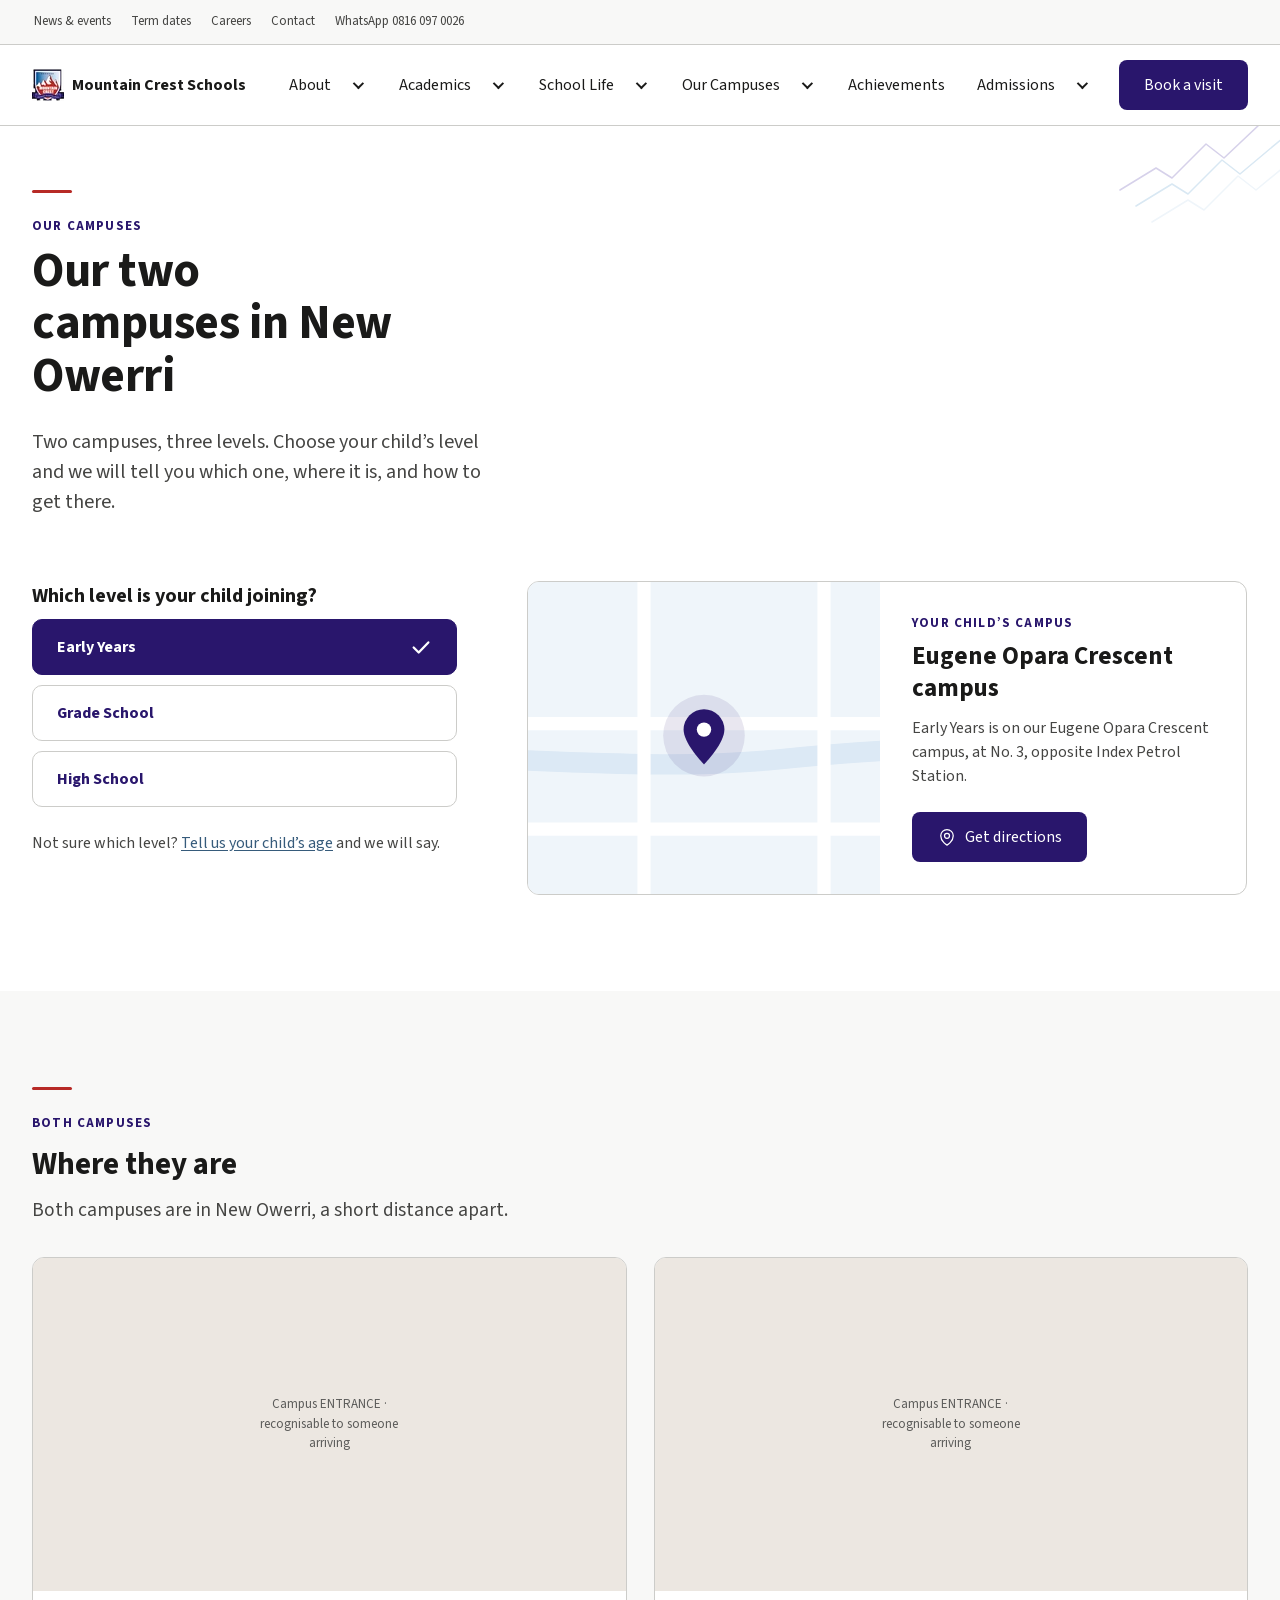
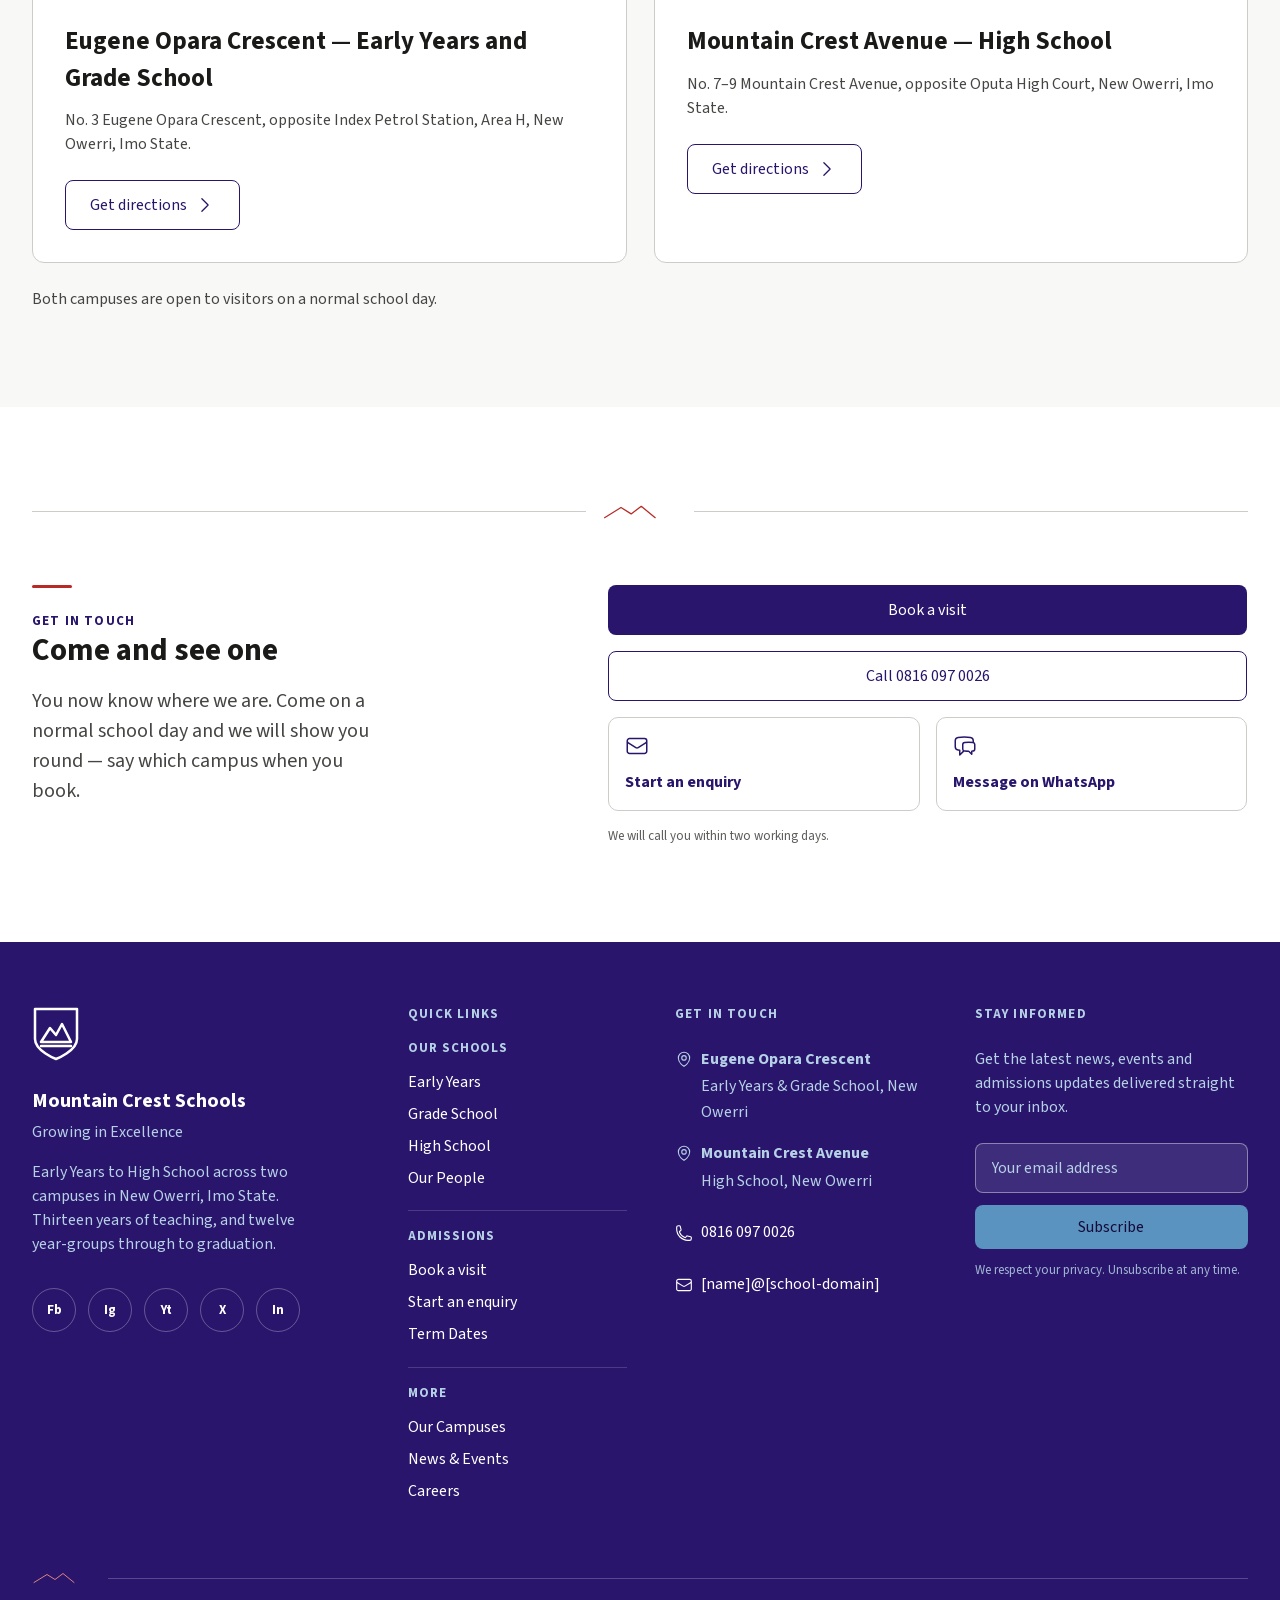
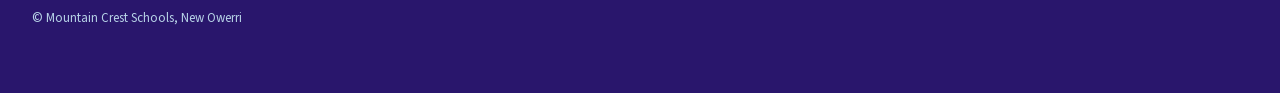
<file: campuses.html>
<!DOCTYPE html><html lang="en-NG"><head><meta charset="utf-8"><meta name="viewport" content="width=device-width,initial-scale=1"><title>Our Two Campuses in New Owerri | Mountain Crest Schools</title><meta name="description" content="Mountain Crest Schools has two campuses in New Owerri: Early Years and Grade School on Eugene Opara Crescent, High School on Mountain Crest Avenue."><link rel="preload" href="fonts/SourceSans3-subset.woff2" as="font" type="font/woff2" crossorigin><link rel="icon" href="img/favicon.ico" sizes="any"><link rel="icon" href="img/favicon.png" type="image/png"><link rel="stylesheet" href="css/style.css"></head><body class="p-campuses"><svg xmlns="http://www.w3.org/2000/svg" style="display:none" aria-hidden="true"><symbol id="i-academic-cap" viewBox="0 0 24 24"><path d="M4.26 10.147a60.438 60.438 0 0 0-.491 6.347A48.62 48.62 0 0 1 12 20.904a48.62 48.62 0 0 1 8.232-4.41 60.46 60.46 0 0 0-.491-6.347m-15.482 0a50.636 50.636 0 0 0-2.658-.813A59.906 59.906 0 0 1 12 3.493a59.903 59.903 0 0 1 10.399 5.84c-.896.248-1.783.52-2.658.814m-15.482 0A50.717 50.717 0 0 1 12 13.489a50.702 50.702 0 0 1 7.74-3.342M6.75 15a.75.75 0 1 0 0-1.5.75.75 0 0 0 0 1.5Zm0 0v-3.675A55.378 55.378 0 0 1 12 8.443m-7.007 11.55A5.981 5.981 0 0 0 6.75 15.75v-1.5"/></symbol><symbol id="i-building-library" viewBox="0 0 24 24"><path d="M12 21v-8.25M15.75 21v-8.25M8.25 21v-8.25M3 9l9-6 9 6m-1.5 12V10.332A48.36 48.36 0 0 0 12 9.75c-2.551 0-5.056.2-7.5.582V21M3 21h18M12 6.75h.008v.008H12V6.75Z"/></symbol><symbol id="i-users" viewBox="0 0 24 24"><path d="M15 19.128a9.38 9.38 0 0 0 2.625.372 9.337 9.337 0 0 0 4.121-.952 4.125 4.125 0 0 0-7.533-2.493M15 19.128v-.003c0-1.113-.285-2.16-.786-3.07M15 19.128v.106A12.318 12.318 0 0 1 8.624 21c-2.331 0-4.512-.645-6.374-1.766l-.001-.109a6.375 6.375 0 0 1 11.964-3.07M12 6.375a3.375 3.375 0 1 1-6.75 0 3.375 3.375 0 0 1 6.75 0Zm8.25 2.25a2.625 2.625 0 1 1-5.25 0 2.625 2.625 0 0 1 5.25 0Z"/></symbol><symbol id="i-trophy" viewBox="0 0 24 24"><path d="M16.5 18.75h-9m9 0a3 3 0 0 1 3 3h-15a3 3 0 0 1 3-3m9 0v-3.375c0-.621-.503-1.125-1.125-1.125h-.871M7.5 18.75v-3.375c0-.621.504-1.125 1.125-1.125h.872m5.007 0H9.497m5.007 0a7.454 7.454 0 0 1-.982-3.172M9.497 14.25a7.454 7.454 0 0 0 .981-3.172M5.25 4.236c-.982.143-1.954.317-2.916.52A6.003 6.003 0 0 0 7.73 9.728M5.25 4.236V4.5c0 2.108.966 3.99 2.48 5.228M5.25 4.236V2.721C7.456 2.41 9.71 2.25 12 2.25c2.291 0 4.545.16 6.75.47v1.516M7.73 9.728a6.726 6.726 0 0 0 2.748 1.35m8.272-6.842V4.5c0 2.108-.966 3.99-2.48 5.228m2.48-5.492a46.32 46.32 0 0 1 2.916.52 6.003 6.003 0 0 1-5.395 4.972m0 0a6.726 6.726 0 0 1-2.749 1.35m0 0a6.772 6.772 0 0 1-3.044 0"/></symbol><symbol id="i-sparkles" viewBox="0 0 24 24"><path d="M9.813 15.904 9 18.75l-.813-2.846a4.5 4.5 0 0 0-3.09-3.09L2.25 12l2.846-.813a4.5 4.5 0 0 0 3.09-3.09L9 5.25l.813 2.846a4.5 4.5 0 0 0 3.09 3.09L15.75 12l-2.846.813a4.5 4.5 0 0 0-3.09 3.09ZM18.259 8.715 18 9.75l-.259-1.035a3.375 3.375 0 0 0-2.455-2.456L14.25 6l1.036-.259a3.375 3.375 0 0 0 2.455-2.456L18 2.25l.259 1.035a3.375 3.375 0 0 0 2.456 2.456L21.75 6l-1.035.259a3.375 3.375 0 0 0-2.456 2.456ZM16.894 20.567 16.5 21.75l-.394-1.183a2.25 2.25 0 0 0-1.423-1.423L13.5 18.75l1.183-.394a2.25 2.25 0 0 0 1.423-1.423l.394-1.183.394 1.183a2.25 2.25 0 0 0 1.423 1.423l1.183.394-1.183.394a2.25 2.25 0 0 0-1.423 1.423Z"/></symbol><symbol id="i-heart" viewBox="0 0 24 24"><path d="M21 8.25c0-2.485-2.099-4.5-4.688-4.5-1.935 0-3.597 1.126-4.312 2.733-.715-1.607-2.377-2.733-4.313-2.733C5.1 3.75 3 5.765 3 8.25c0 7.22 9 12 9 12s9-4.78 9-12Z"/></symbol><symbol id="i-phone" viewBox="0 0 24 24"><path d="M2.25 6.75c0 8.284 6.716 15 15 15h2.25a2.25 2.25 0 0 0 2.25-2.25v-1.372c0-.516-.351-.966-.852-1.091l-4.423-1.106c-.44-.11-.902.055-1.173.417l-.97 1.293c-.282.376-.769.542-1.21.38a12.035 12.035 0 0 1-7.143-7.143c-.162-.441.004-.928.38-1.21l1.293-.97c.363-.271.527-.734.417-1.173L6.963 3.102a1.125 1.125 0 0 0-1.091-.852H4.5A2.25 2.25 0 0 0 2.25 4.5v2.25Z"/></symbol><symbol id="i-chat" viewBox="0 0 24 24"><path d="M20.25 8.511c.884.284 1.5 1.128 1.5 2.097v4.286c0 1.136-.847 2.1-1.98 2.193-.34.027-.68.052-1.02.072v3.091l-3-3c-1.354 0-2.694-.055-4.02-.163a2.115 2.115 0 0 1-.825-.242m9.345-8.334a2.126 2.126 0 0 0-.476-.095 48.64 48.64 0 0 0-8.048 0c-1.131.094-1.976 1.057-1.976 2.192v4.286c0 .837.46 1.58 1.155 1.951m9.345-8.334V6.637c0-1.621-1.152-3.026-2.76-3.235A48.455 48.455 0 0 0 11.25 3c-2.115 0-4.198.137-6.24.402-1.608.209-2.76 1.614-2.76 3.235v6.226c0 1.621 1.152 3.026 2.76 3.235.577.075 1.157.14 1.74.194V21l4.155-4.155"/></symbol><symbol id="i-envelope" viewBox="0 0 24 24"><path d="M21.75 6.75v10.5a2.25 2.25 0 0 1-2.25 2.25h-15a2.25 2.25 0 0 1-2.25-2.25V6.75m19.5 0A2.25 2.25 0 0 0 19.5 4.5h-15a2.25 2.25 0 0 0-2.25 2.25m19.5 0v.243a2.25 2.25 0 0 1-1.07 1.916l-7.5 4.615a2.25 2.25 0 0 1-2.36 0L3.32 8.91a2.25 2.25 0 0 1-1.07-1.916V6.75"/></symbol><symbol id="i-map-pin" viewBox="0 0 24 24"><path d="M15 10.5a3 3 0 1 1-6 0 3 3 0 0 1 6 0Z M19.5 10.5c0 7.142-7.5 11.25-7.5 11.25S4.5 17.642 4.5 10.5a7.5 7.5 0 1 1 15 0Z"/></symbol><symbol id="i-check-circle" viewBox="0 0 24 24"><path d="M9 12.75 11.25 15 15 9.75M21 12a9 9 0 1 1-18 0 9 9 0 0 1 18 0Z"/></symbol><symbol id="i-warning" viewBox="0 0 24 24"><path d="M12 9v3.75m-9.303 3.376c-.866 1.5.217 3.374 1.948 3.374h14.71c1.73 0 2.813-1.874 1.948-3.374L13.949 3.378c-.866-1.5-3.032-1.5-3.898 0L2.697 16.126ZM12 15.75h.007v.008H12v-.008Z"/></symbol><symbol id="i-error" viewBox="0 0 24 24"><path d="M12 9v3.75m9-.75a9 9 0 1 1-18 0 9 9 0 0 1 18 0Zm-9 3.75h.008v.008H12v-.008Z"/></symbol><symbol id="i-info" viewBox="0 0 24 24"><path d="m11.25 11.25.041-.02a.75.75 0 0 1 1.063.852l-.708 2.836a.75.75 0 0 0 1.063.853l.041-.021M21 12a9 9 0 1 1-18 0 9 9 0 0 1 18 0Zm-9-3.75h.008v.008H12V8.25Z"/></symbol><symbol id="i-chevron-down" viewBox="0 0 24 24"><path d="m19.5 8.25-7.5 7.5-7.5-7.5"/></symbol><symbol id="i-chevron-right" viewBox="0 0 24 24"><path d="m8.25 4.5 7.5 7.5-7.5 7.5"/></symbol><symbol id="i-menu" viewBox="0 0 24 24"><path d="M3.75 6.75h16.5M3.75 12h16.5m-16.5 5.25h16.5"/></symbol><symbol id="i-close" viewBox="0 0 24 24"><path d="M6 18 18 6M6 6l12 12"/></symbol><symbol id="i-external" viewBox="0 0 24 24"><path d="M13.5 6H5.25A2.25 2.25 0 0 0 3 8.25v10.5A2.25 2.25 0 0 0 5.25 21h10.5A2.25 2.25 0 0 0 18 18.75V10.5m-10.5 6L21 3m0 0h-5.25M21 3v5.25"/></symbol><symbol id="i-document" viewBox="0 0 24 24"><path d="M19.5 14.25v-2.625a3.375 3.375 0 0 0-3.375-3.375h-1.5A1.125 1.125 0 0 1 13.5 7.125v-1.5a3.375 3.375 0 0 0-3.375-3.375H8.25m0 12.75h7.5m-7.5 3H12M10.5 2.25H5.625c-.621 0-1.125.504-1.125 1.125v17.25c0 .621.504 1.125 1.125 1.125h12.75c.621 0 1.125-.504 1.125-1.125V11.25a9 9 0 0 0-9-9Z"/></symbol></svg><a class="skip" href="#main">Skip to main content</a><div class="util"><div class="wrap"><nav aria-label="Utility"><ul><li class="opt"><a href="news.html">News &amp; events</a></li><li class="opt"><a href="news.html#terms">Term dates</a></li><li class="opt"><a href="careers.html">Careers</a></li><li><a href="contact.html">Contact</a></li><li><a href="https://wa.me/2348160970026">WhatsApp 0816 097 0026</a></li></ul></nav></div></div><header class="hdr"><div class="wrap hdr__in"><a class="logo" href="index.html"><picture><source type="image/webp" srcset="img/crest-32.webp 1x, img/crest-64.webp 2x"><img src="img/crest-32.png" srcset="img/crest-32.png 1x, img/crest-64.png 2x" width="32" height="32" alt="" aria-hidden="true" decoding="async"></picture><span class="logo__name">Mountain Crest Schools</span><span class="vh">Mountain Crest School, home</span></a><nav class="nav" aria-label="Main"><ul><li class="nav__i"><a href="about.html">About</a><details class="dd"><summary class="dd__t" aria-label="About submenu"></summary><ul><li><a href="about.html">About overview</a></li><li><a href="about.html">Our story</a></li><li><a href="about.html">Our people</a></li><li><a href="about.html">Values &amp; ethos</a></li><li><a href="about.html">By the numbers</a></li></ul></details></li><li class="nav__i"><a href="academics.html">Academics</a><details class="dd"><summary class="dd__t" aria-label="Academics submenu"></summary><ul><li><a href="academics.html">Academics overview</a></li><li><a href="academics.html">Early Years</a></li><li><a href="academics.html">Grade School</a></li><li><a href="academics.html">High School</a></li><li><a href="academics.html">Curriculum &amp; exams</a></li><li><a href="academics.html">Beyond the classroom</a></li></ul></details></li><li class="nav__i"><a href="school-life.html">School Life</a><details class="dd"><summary class="dd__t" aria-label="School Life submenu"></summary><ul><li><a href="school-life.html">School Life overview</a></li><li><a href="school-life.html">A day in the life</a></li><li><a href="school-life.html">Facilities</a></li></ul></details></li><li class="nav__i"><a href="campuses.html">Our Campuses</a><details class="dd"><summary class="dd__t" aria-label="Our Campuses submenu"></summary><ul><li><a href="campuses.html">Our Campuses overview</a></li><li><a href="campuses.html">Which campus is my child's?</a></li><li><a href="campuses.html">Locations &amp; directions</a></li></ul></details></li><li><a href="achievements.html">Achievements</a></li><li class="nav__i"><a href="admissions.html">Admissions</a><details class="dd"><summary class="dd__t" aria-label="Admissions submenu"></summary><ul><li><a href="admissions.html">Admissions overview</a></li><li><a href="admissions.html">How to apply</a></li><li><a href="admissions.html">Fees</a></li><li><a href="admissions.html">Book a visit</a></li><li><a href="admissions.html">Questions parents ask</a></li></ul></details></li></ul></nav><a class="btn btn--fill" href="admissions.html#visit">Book a visit</a><details class="menu"><summary aria-label="Open menu"><span aria-hidden="true">☰</span> Menu</summary><div><nav aria-label="Main"><ul class="mnav"><li class="mnav__i"><a href="about.html">About</a><details class="mdd"><summary class="mdd__t" aria-label="About submenu"></summary><ul><li><a href="about.html">About overview</a></li><li><a href="about.html">Our story</a></li><li><a href="about.html">Our people</a></li><li><a href="about.html">Values &amp; ethos</a></li><li><a href="about.html">By the numbers</a></li></ul></details></li><li class="mnav__i"><a href="academics.html">Academics</a><details class="mdd"><summary class="mdd__t" aria-label="Academics submenu"></summary><ul><li><a href="academics.html">Academics overview</a></li><li><a href="academics.html">Early Years</a></li><li><a href="academics.html">Grade School</a></li><li><a href="academics.html">High School</a></li><li><a href="academics.html">Curriculum &amp; exams</a></li><li><a href="academics.html">Beyond the classroom</a></li></ul></details></li><li class="mnav__i"><a href="school-life.html">School Life</a><details class="mdd"><summary class="mdd__t" aria-label="School Life submenu"></summary><ul><li><a href="school-life.html">School Life overview</a></li><li><a href="school-life.html">A day in the life</a></li><li><a href="school-life.html">Facilities</a></li></ul></details></li><li class="mnav__i"><a href="campuses.html">Our Campuses</a><details class="mdd"><summary class="mdd__t" aria-label="Our Campuses submenu"></summary><ul><li><a href="campuses.html">Our Campuses overview</a></li><li><a href="campuses.html">Which campus is my child's?</a></li><li><a href="campuses.html">Locations &amp; directions</a></li></ul></details></li><li><a href="achievements.html">Achievements</a></li><li class="mnav__i"><a href="admissions.html">Admissions</a><details class="mdd"><summary class="mdd__t" aria-label="Admissions submenu"></summary><ul><li><a href="admissions.html">Admissions overview</a></li><li><a href="admissions.html">How to apply</a></li><li><a href="admissions.html">Fees</a></li><li><a href="admissions.html">Book a visit</a></li><li><a href="admissions.html">Questions parents ask</a></li></ul></details></li></ul></nav><nav aria-label="Utility"><ul class="mnav"><li><a href="news.html">News &amp; events</a></li><li><a href="news.html#terms">Term dates</a></li><li><a href="careers.html">Careers</a></li></ul></nav></div></details></div></header><main id="main" tabindex="-1"><section class="sec mhero" id="top"><div class="wrap"><p class="rule" aria-hidden="true"></p><p class="kicker">Our campuses</p><h1>Our two campuses in New Owerri</h1><p class="mhero__lead">Two campuses, three levels. Choose your child&rsquo;s level and we will tell you which one, where it is, and how to get there.</p><div class="pick"><div><fieldset class="pick__f"><legend class="pick__lg">Which level is your child joining?</legend><p class="pick__o"><input class="vh" type="radio" name="level" id="lv-ey" checked><label for="lv-ey"><span>Early Years</span><svg class="pick__tick" viewBox="0 0 24 24" aria-hidden="true" focusable="false"><path d="M4 12.5 L9.5 18 L20 7"/></svg></label></p><p class="pick__o"><input class="vh" type="radio" name="level" id="lv-gs"><label for="lv-gs"><span>Grade School</span><svg class="pick__tick" viewBox="0 0 24 24" aria-hidden="true" focusable="false"><path d="M4 12.5 L9.5 18 L20 7"/></svg></label></p><p class="pick__o"><input class="vh" type="radio" name="level" id="lv-hs"><label for="lv-hs"><span>High School</span><svg class="pick__tick" viewBox="0 0 24 24" aria-hidden="true" focusable="false"><path d="M4 12.5 L9.5 18 L20 7"/></svg></label></p></fieldset><p class="pick__note">Not sure which level? <a href="admissions.html#enquiry">Tell us your child&rsquo;s age</a> and we will say.</p></div><div class="pick__r" aria-live="polite"><div class="cc cc--ey"><div class="cc__map" role="img" aria-label="Map showing the Eugene Opara Crescent campus on Eugene Opara Crescent, New Owerri."><svg class="cmap" viewBox="0 0 600 260" preserveAspectRatio="xMidYMid slice" aria-hidden="true" focusable="false"><rect width="600" height="260" fill="var(--map-bg)"/><path class="riv" d="M0 150 C120 140 240 160 360 148 S540 136 600 146"/><g class="rds"><path d="M0 118h600M0 206h600M118 0v260M250 0v260M400 0v260M515 0v260"/></g><circle cx="300" cy="128" r="34" fill="var(--map-halo)"/><path class="pin" d="M300 106a17 17 0 0 1 17 17c0 12-17 29-17 29s-17-17-17-29a17 17 0 0 1 17-17z"/><circle cx="300" cy="123" r="6" fill="#fff"/></svg></div><div class="cc__b"><p class="kicker">Your child&rsquo;s campus</p><h2 class="cc__h">Eugene Opara Crescent campus</h2><p class="cc__p">Early Years is on our Eugene Opara Crescent campus, at No. 3, opposite Index Petrol Station.</p><p class="cc__a"><a class="btn btn--fill" href="https://www.google.com/maps/search/?api=1&amp;query=No.+3+Eugene+Opara+Crescent+Area+H+New+Owerri+Imo+State" target="_blank" rel="noopener"><svg class="ico ico--sm" aria-hidden="true" focusable="false"><use href="#i-map-pin"/></svg>Get directions<span class="vh"> to the Eugene Opara Crescent campus (opens in a new tab)</span></a></p></div></div><div class="cc cc--gs"><div class="cc__map" role="img" aria-label="Map showing the Eugene Opara Crescent campus on Eugene Opara Crescent, New Owerri."><svg class="cmap" viewBox="0 0 600 260" preserveAspectRatio="xMidYMid slice" aria-hidden="true" focusable="false"><rect width="600" height="260" fill="var(--map-bg)"/><path class="riv" d="M0 150 C120 140 240 160 360 148 S540 136 600 146"/><g class="rds"><path d="M0 118h600M0 206h600M118 0v260M250 0v260M400 0v260M515 0v260"/></g><circle cx="300" cy="128" r="34" fill="var(--map-halo)"/><path class="pin" d="M300 106a17 17 0 0 1 17 17c0 12-17 29-17 29s-17-17-17-29a17 17 0 0 1 17-17z"/><circle cx="300" cy="123" r="6" fill="#fff"/></svg></div><div class="cc__b"><p class="kicker">Your child&rsquo;s campus</p><h2 class="cc__h">Eugene Opara Crescent campus</h2><p class="cc__p">Grade School is on our Eugene Opara Crescent campus, at No. 3, opposite Index Petrol Station &mdash; the same site as Early Years.</p><p class="cc__a"><a class="btn btn--fill" href="https://www.google.com/maps/search/?api=1&amp;query=No.+3+Eugene+Opara+Crescent+Area+H+New+Owerri+Imo+State" target="_blank" rel="noopener"><svg class="ico ico--sm" aria-hidden="true" focusable="false"><use href="#i-map-pin"/></svg>Get directions<span class="vh"> to the Eugene Opara Crescent campus (opens in a new tab)</span></a></p></div></div><div class="cc cc--hs"><div class="cc__map" role="img" aria-label="Map showing the Mountain Crest Avenue campus on Mountain Crest Avenue, New Owerri."><svg class="cmap" viewBox="0 0 600 260" preserveAspectRatio="xMidYMid slice" aria-hidden="true" focusable="false"><rect width="600" height="260" fill="var(--map-bg)"/><path class="riv" d="M0 150 C120 140 240 160 360 148 S540 136 600 146"/><g class="rds"><path d="M0 118h600M0 206h600M118 0v260M250 0v260M400 0v260M515 0v260"/></g><circle cx="300" cy="128" r="34" fill="var(--map-halo)"/><path class="pin" d="M300 106a17 17 0 0 1 17 17c0 12-17 29-17 29s-17-17-17-29a17 17 0 0 1 17-17z"/><circle cx="300" cy="123" r="6" fill="#fff"/></svg></div><div class="cc__b"><p class="kicker">Your child&rsquo;s campus</p><h2 class="cc__h">Mountain Crest Avenue campus</h2><p class="cc__p">High School is on our Mountain Crest Avenue campus, at No. 7&ndash;9, opposite Oputa High Court.</p><p class="cc__a"><a class="btn btn--fill" href="https://www.google.com/maps/search/?api=1&amp;query=No.+7-9+Mountain+Crest+Avenue+New+Owerri+Imo+State" target="_blank" rel="noopener"><svg class="ico ico--sm" aria-hidden="true" focusable="false"><use href="#i-map-pin"/></svg>Get directions<span class="vh"> to the Mountain Crest Avenue campus (opens in a new tab)</span></a></p></div></div></div></div></div></section><section class="sec sec--alt" id="where"><div class="wrap"><div class="sec__head"><p class="rule" aria-hidden="true"></p><p class="kicker">Both campuses</p><h2>Where they are</h2><p class="sec__lead">Both campuses are in New Owerri, a short distance apart.</p></div><ul class="ccs"><li class="cc2"><div class="ph " role="img" aria-label="The entrance to the Mountain Crest Eugene Opara Crescent campus on Eugene Opara Crescent."><span class="ph__t">Campus ENTRANCE &middot; recognisable to someone arriving</span></div><div class="cc2__b"><h3 class="cc2__h">Eugene Opara Crescent &mdash; Early Years and Grade School</h3><address class="cc2__ad">No. 3 Eugene Opara Crescent, opposite Index Petrol Station, Area H, New Owerri, Imo State.</address><p class="cc2__a"><a class="btn btn--out" href="https://www.google.com/maps/search/?api=1&amp;query=No.+3+Eugene+Opara+Crescent+Area+H+New+Owerri+Imo+State" target="_blank" rel="noopener">Get directions<svg class="ico ico--sm" aria-hidden="true" focusable="false"><use href="#i-chevron-right"/></svg><span class="vh"> (opens in a new tab)</span></a></p></div></li><li class="cc2"><div class="ph " role="img" aria-label="The entrance to the Mountain Crest Mountain Crest Avenue campus on Mountain Crest Avenue."><span class="ph__t">Campus ENTRANCE &middot; recognisable to someone arriving</span></div><div class="cc2__b"><h3 class="cc2__h">Mountain Crest Avenue &mdash; High School</h3><address class="cc2__ad">No. 7&ndash;9 Mountain Crest Avenue, opposite Oputa High Court, New Owerri, Imo State.</address><p class="cc2__a"><a class="btn btn--out" href="https://www.google.com/maps/search/?api=1&amp;query=No.+7-9+Mountain+Crest+Avenue+New+Owerri+Imo+State" target="_blank" rel="noopener">Get directions<svg class="ico ico--sm" aria-hidden="true" focusable="false"><use href="#i-chevron-right"/></svg><span class="vh"> (opens in a new tab)</span></a></p></div></li></ul><p class="ccs__fine">Both campuses are open to visitors on a normal school day.</p></div></section><section class="sec sec--talk" id="visit"><div class="wrap"><div class="divider" aria-hidden="true"><span></span><svg class="crestline" viewBox="0 0 120 26" aria-hidden="true" focusable="false"><path d="M4 22 L30 6 L46 16 L62 4 L84 22"/></svg><span></span></div><div class="talk2"><div><p class="rule" aria-hidden="true"></p><p class="kicker">Get in touch</p><h2>Come and see one</h2><p class="talk__p">You now know where we are. Come on a normal school day and we will show you round &mdash; say which campus when you book.</p></div><div><div class="talk2__acts"><a class="btn btn--fill btn--block" href="admissions.html#visit">Book a visit</a><a class="btn btn--out btn--block" href="tel:+2348160970026">Call 0816 097 0026</a><div class="talk2__two"><a class="route" href="admissions.html#enquiry"><svg class="ico" aria-hidden="true" focusable="false"><use href="#i-envelope"/></svg><span>Start an enquiry</span></a><a class="route" href="https://wa.me/2348160970026"><svg class="ico" aria-hidden="true" focusable="false"><use href="#i-chat"/></svg><span>Message on WhatsApp</span></a></div></div><p class="talk2__n">We will call you within two working days.</p></div></div></div></section></main><footer class="ftr"><div class="wrap"><div class="ftr__grid"><div class="ftr__brand"><svg class="crest" viewBox="0 0 48 56" aria-hidden="true" focusable="false"><path class="crest__s" d="M3 3h42v30c0 12-21 20-21 20S3 45 3 33Z"/><path class="crest__m" d="M9 36 L18 22 L24 29 L30 18 L39 36Z"/><path class="crest__b" d="M9 40h30"/></svg><p class="ftr__name">Mountain Crest Schools</p><p class="ftr__tag">Growing in Excellence</p><p class="ftr__about">Early Years to High School across two campuses in New Owerri, Imo State. Thirteen years of teaching, and twelve year-groups through to graduation.</p><!-- SOCIAL MARKS: each button is final except the glyph. The platform logos are trademarks and are not redrawn here. Paste the official SVG path from each platform's brand resources in place of the two-letter span, keeping the .vh label. Delete any account the school does not have. --><ul class="socials"><li><a class="soc" href="https://www.facebook.com/" target="_blank" rel="noopener"><span aria-hidden="true">Fb</span><span class="vh">Mountain Crest Schools on Facebook</span></a></li><li><a class="soc" href="https://www.instagram.com/" target="_blank" rel="noopener"><span aria-hidden="true">Ig</span><span class="vh">Mountain Crest Schools on Instagram</span></a></li><li><a class="soc" href="https://www.youtube.com/" target="_blank" rel="noopener"><span aria-hidden="true">Yt</span><span class="vh">Mountain Crest Schools on YouTube</span></a></li><li><a class="soc" href="https://x.com/" target="_blank" rel="noopener"><span aria-hidden="true">X</span><span class="vh">Mountain Crest Schools on X</span></a></li><li><a class="soc" href="https://www.linkedin.com/" target="_blank" rel="noopener"><span aria-hidden="true">In</span><span class="vh">Mountain Crest Schools on LinkedIn</span></a></li></ul></div><nav class="ftr__col ftr__col--links" aria-label="Quick links"><h2>Quick links</h2><div class="ftr__grp"><p class="ftr__glabel">Our schools</p><ul><li><a href="early-years.html">Early Years</a></li><li><a href="grade-school.html">Grade School</a></li><li><a href="high-school.html">High School</a></li><li><a href="people.html">Our People</a></li></ul></div><div class="ftr__grp ftr__grp--div"><p class="ftr__glabel">Admissions</p><ul><li><a href="admissions.html#visit">Book a visit</a></li><li><a href="admissions.html#enquiry">Start an enquiry</a></li><li><a href="admissions.html#terms">Term Dates</a></li></ul></div><div class="ftr__grp ftr__grp--div"><p class="ftr__glabel">More</p><ul><li><a href="campuses.html">Our Campuses</a></li><li><a href="news.html">News &amp; Events</a></li><li><a href="careers.html">Careers</a></li></ul></div></nav><div class="ftr__col"><h2>Get in touch</h2><address class="ftr__addr"><p class="ftr__loc"><svg class="ico ico--sm" aria-hidden="true" focusable="false"><use href="#i-map-pin"/></svg><span><span class="ftr__place">Eugene Opara Crescent</span><span class="ftr__sub">Early Years &amp; Grade School, New Owerri</span></span></p><p class="ftr__loc"><svg class="ico ico--sm" aria-hidden="true" focusable="false"><use href="#i-map-pin"/></svg><span><span class="ftr__place">Mountain Crest Avenue</span><span class="ftr__sub">High School, New Owerri</span></span></p><p class="ftr__ct"><a href="tel:+2348160970026"><svg class="ico ico--sm" aria-hidden="true" focusable="false"><use href="#i-phone"/></svg><span>0816 097 0026</span></a></p><p class="ftr__ct"><a href="mailto:hello@mountaincrest.example"><svg class="ico ico--sm" aria-hidden="true" focusable="false"><use href="#i-envelope"/></svg><span>[name]@[school-domain]</span></a></p></address></div><div class="ftr__col"><h2>Stay informed</h2><p class="ftr__nlp">Get the latest news, events and admissions updates delivered straight to your inbox.</p><form class="nl" action="#" method="post"><label class="vh" for="nl-email">Your email address</label><input class="nl__in" id="nl-email" name="email" type="email" autocomplete="email" placeholder="Your email address" required><button class="nl__btn" type="submit">Subscribe</button></form><p class="ftr__fine">We respect your privacy. Unsubscribe at any time.</p></div></div><div class="ftr__end"><svg class="crestline crestline--sm" viewBox="0 0 120 26" aria-hidden="true" focusable="false"><path d="M4 22 L30 6 L46 16 L62 4 L84 22"/></svg><span class="ftr__rule"></span></div><p class="ftr__cp">&copy; Mountain Crest Schools, New Owerri</p></div></footer><script>/* Nav disclosure behaviour. Item 11 Primary Nav already required: at bp-lg opening one closes another, and Escape closes and returns focus to the trigger. Both were implemented for the mobile menu only. Click-outside and focus-out were not specified at all and are added here. All of it is enhancement: without JavaScript each details still opens and closes on its own summary, which is the no-JS floor sub-step 5 required. */function navOpen(){return document.querySelectorAll('.nav details[open],.menu .mnav details[open],.menu[open]')}function cl(el){return el&&el.closest?el:null}document.addEventListener('toggle',function(e){var d=e.target;if(!d.open||!d.matches||!d.matches('.nav details,.menu .mnav details,.menu'))return;navOpen().forEach(function(o){if(o!==d&&!o.contains(d)&&!d.contains(o))o.open=false})},true);document.addEventListener('pointerdown',function(e){navOpen().forEach(function(d){if(!d.contains(e.target))d.open=false})});document.addEventListener('keydown',function(e){if(e.key!=='Escape')return;var t=cl(e.target)&&e.target.closest('details[open]');var d=t||document.querySelector('.menu[open],.nav details[open]');if(!d)return;d.open=false;var s=d.querySelector('summary');if(s)s.focus()});document.addEventListener('focusout',function(e){var d=cl(e.target)&&e.target.closest('.nav details[open]');if(d&&!d.contains(e.relatedTarget))d.open=false});document.addEventListener('click',function(e){var a=cl(e.target)&&e.target.closest('.menu a');if(!a)return;var m=document.querySelector('.menu[open]');if(m)m.open=false});var ids=[].map.call(document.querySelectorAll('main [id]'),function(s){return s});var links=document.querySelectorAll('.snav a');if(ids.length&&links.length&&'IntersectionObserver' in window){var io=new IntersectionObserver(function(es){es.forEach(function(en){if(!en.isIntersecting)return;links.forEach(function(a){a.toggleAttribute('aria-current',a.getAttribute('href')==='#'+en.target.id)})})},{rootMargin:'-140px 0px -60% 0px'});ids.forEach(function(s){io.observe(s)})}document.querySelectorAll('form[data-demo]').forEach(function(f){f.addEventListener('submit',function(e){e.preventDefault();var b=f.querySelector('button[type=submit]');b.textContent=f.dataset.loading;b.disabled=true;setTimeout(function(){f.innerHTML=f.dataset.ok;f.querySelector('h3').focus()},900)})});</script></body></html>
</file>
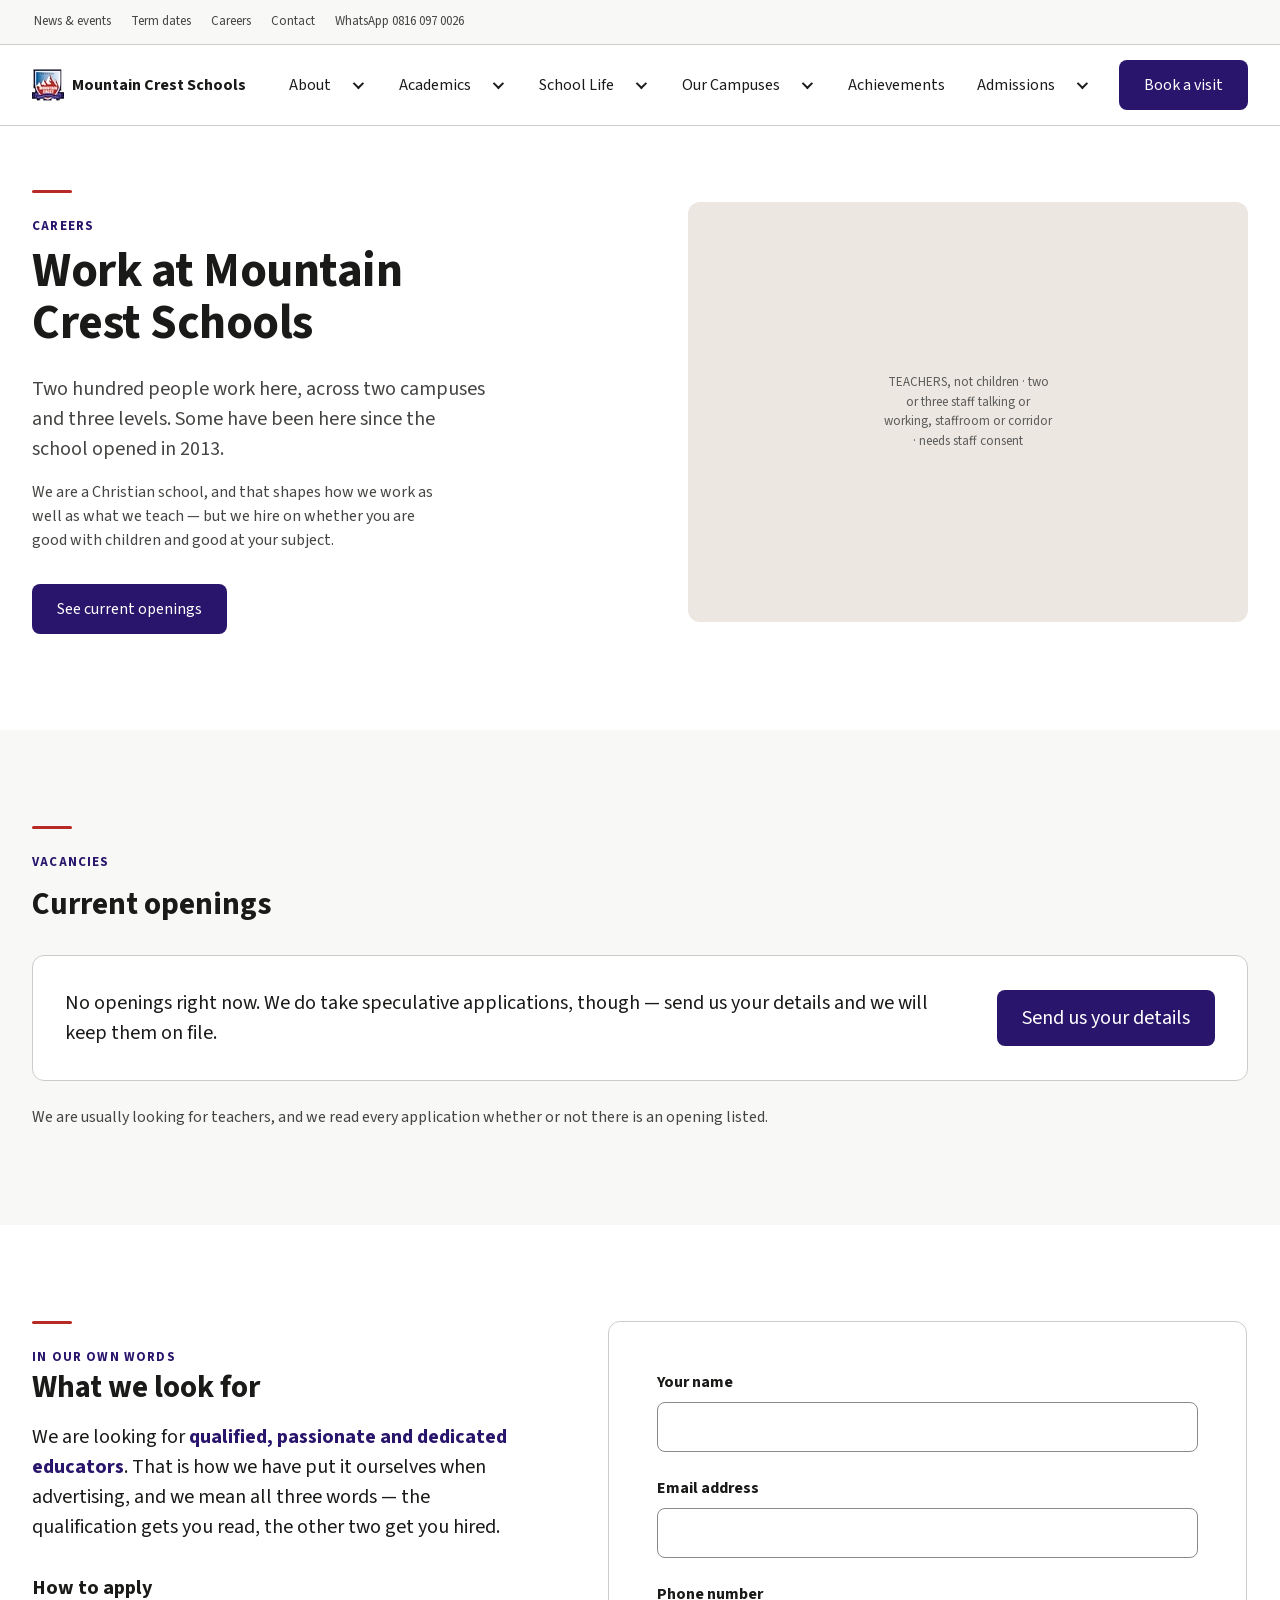
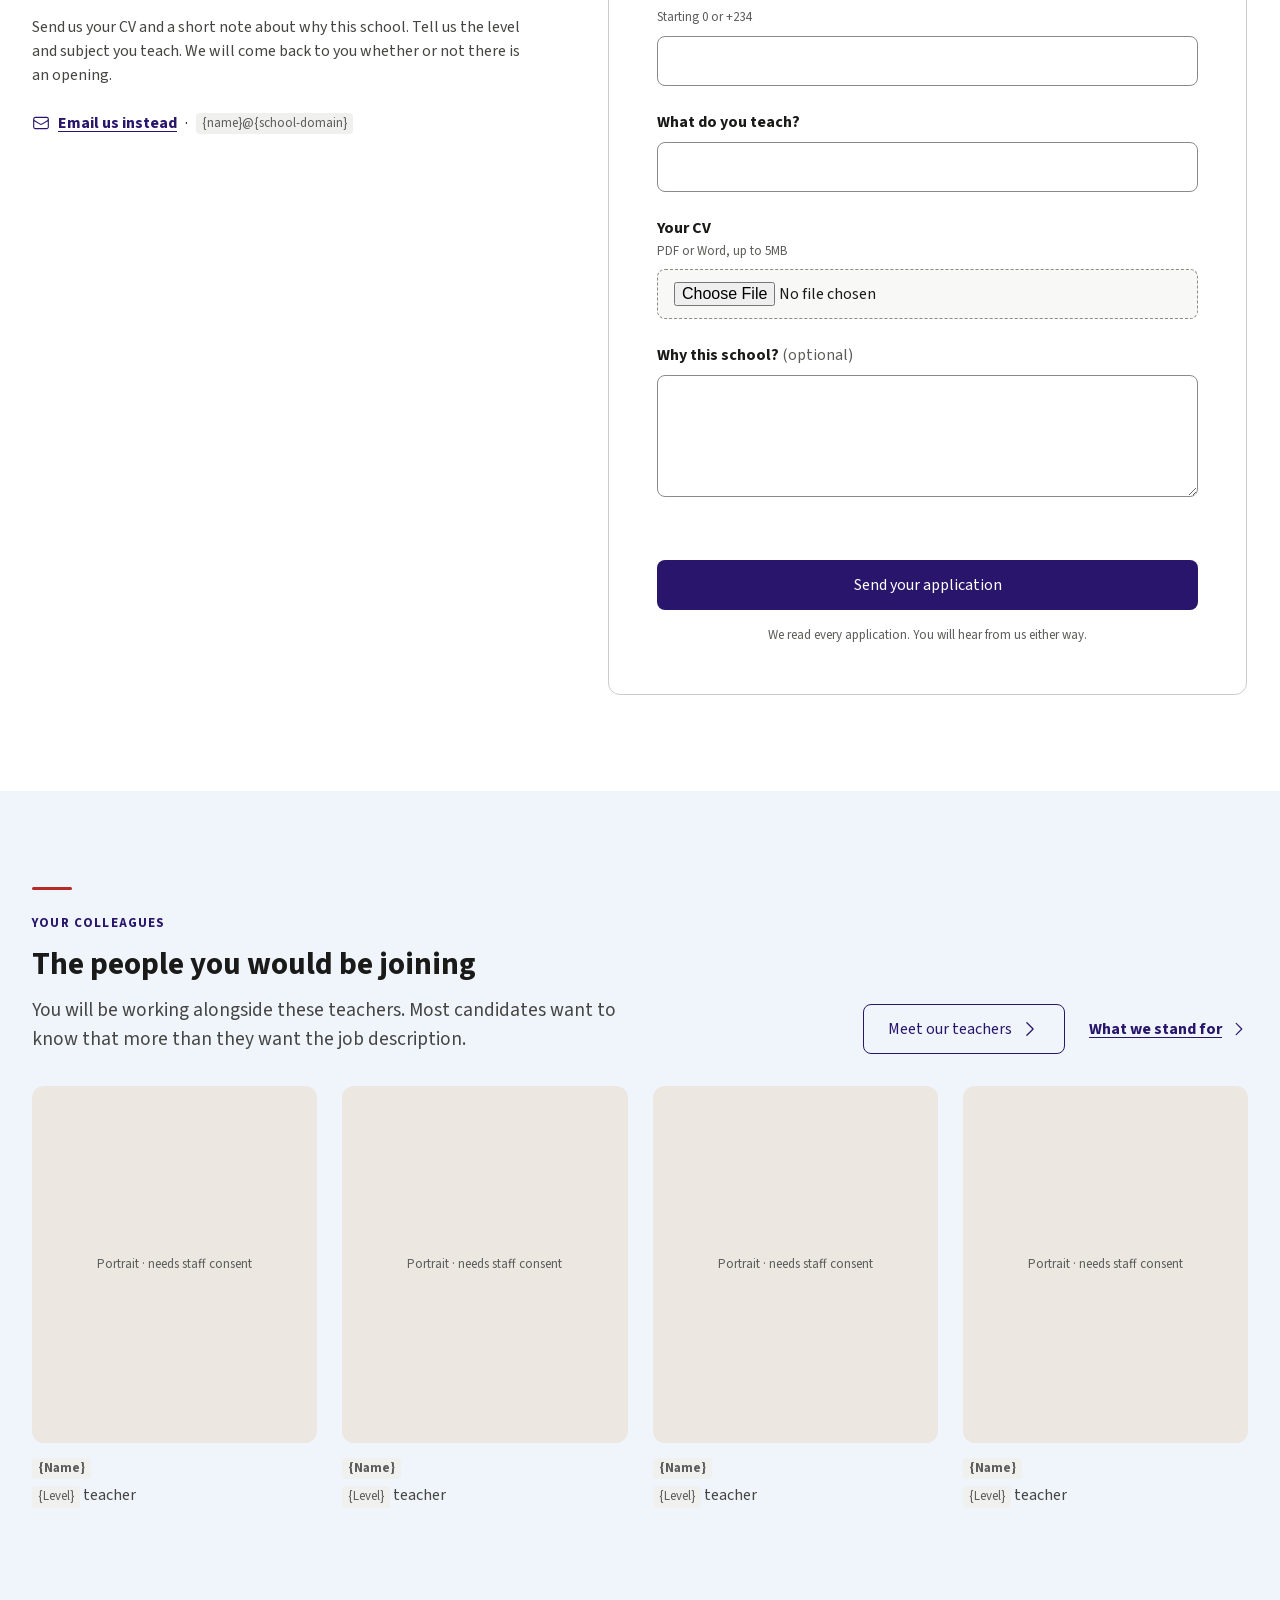
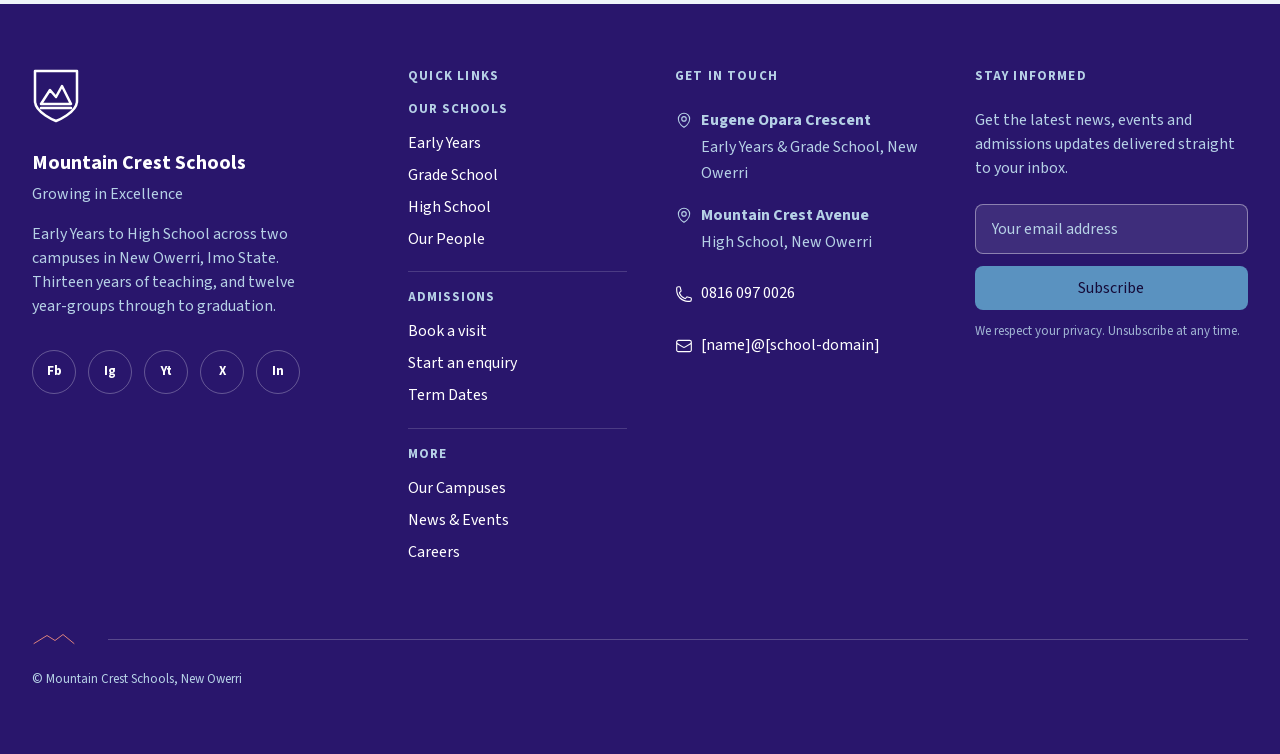
<file: careers.html>
<!DOCTYPE html><html lang="en-NG"><head><meta charset="utf-8"><meta name="viewport" content="width=device-width,initial-scale=1"><title>Work at Mountain Crest | Teaching Jobs in Owerri</title><meta name="description" content="Teaching and support roles at Mountain Crest Schools, New Owerri. Current openings, what we look for, and how to apply. Speculative applications welcome."><link rel="preload" href="fonts/SourceSans3-subset.woff2" as="font" type="font/woff2" crossorigin><link rel="icon" href="img/favicon.ico" sizes="any"><link rel="icon" href="img/favicon.png" type="image/png"><link rel="stylesheet" href="css/style.css"></head><body class="p-careers"><svg xmlns="http://www.w3.org/2000/svg" style="display:none" aria-hidden="true"><symbol id="i-academic-cap" viewBox="0 0 24 24"><path d="M4.26 10.147a60.438 60.438 0 0 0-.491 6.347A48.62 48.62 0 0 1 12 20.904a48.62 48.62 0 0 1 8.232-4.41 60.46 60.46 0 0 0-.491-6.347m-15.482 0a50.636 50.636 0 0 0-2.658-.813A59.906 59.906 0 0 1 12 3.493a59.903 59.903 0 0 1 10.399 5.84c-.896.248-1.783.52-2.658.814m-15.482 0A50.717 50.717 0 0 1 12 13.489a50.702 50.702 0 0 1 7.74-3.342M6.75 15a.75.75 0 1 0 0-1.5.75.75 0 0 0 0 1.5Zm0 0v-3.675A55.378 55.378 0 0 1 12 8.443m-7.007 11.55A5.981 5.981 0 0 0 6.75 15.75v-1.5"/></symbol><symbol id="i-building-library" viewBox="0 0 24 24"><path d="M12 21v-8.25M15.75 21v-8.25M8.25 21v-8.25M3 9l9-6 9 6m-1.5 12V10.332A48.36 48.36 0 0 0 12 9.75c-2.551 0-5.056.2-7.5.582V21M3 21h18M12 6.75h.008v.008H12V6.75Z"/></symbol><symbol id="i-users" viewBox="0 0 24 24"><path d="M15 19.128a9.38 9.38 0 0 0 2.625.372 9.337 9.337 0 0 0 4.121-.952 4.125 4.125 0 0 0-7.533-2.493M15 19.128v-.003c0-1.113-.285-2.16-.786-3.07M15 19.128v.106A12.318 12.318 0 0 1 8.624 21c-2.331 0-4.512-.645-6.374-1.766l-.001-.109a6.375 6.375 0 0 1 11.964-3.07M12 6.375a3.375 3.375 0 1 1-6.75 0 3.375 3.375 0 0 1 6.75 0Zm8.25 2.25a2.625 2.625 0 1 1-5.25 0 2.625 2.625 0 0 1 5.25 0Z"/></symbol><symbol id="i-trophy" viewBox="0 0 24 24"><path d="M16.5 18.75h-9m9 0a3 3 0 0 1 3 3h-15a3 3 0 0 1 3-3m9 0v-3.375c0-.621-.503-1.125-1.125-1.125h-.871M7.5 18.75v-3.375c0-.621.504-1.125 1.125-1.125h.872m5.007 0H9.497m5.007 0a7.454 7.454 0 0 1-.982-3.172M9.497 14.25a7.454 7.454 0 0 0 .981-3.172M5.25 4.236c-.982.143-1.954.317-2.916.52A6.003 6.003 0 0 0 7.73 9.728M5.25 4.236V4.5c0 2.108.966 3.99 2.48 5.228M5.25 4.236V2.721C7.456 2.41 9.71 2.25 12 2.25c2.291 0 4.545.16 6.75.47v1.516M7.73 9.728a6.726 6.726 0 0 0 2.748 1.35m8.272-6.842V4.5c0 2.108-.966 3.99-2.48 5.228m2.48-5.492a46.32 46.32 0 0 1 2.916.52 6.003 6.003 0 0 1-5.395 4.972m0 0a6.726 6.726 0 0 1-2.749 1.35m0 0a6.772 6.772 0 0 1-3.044 0"/></symbol><symbol id="i-sparkles" viewBox="0 0 24 24"><path d="M9.813 15.904 9 18.75l-.813-2.846a4.5 4.5 0 0 0-3.09-3.09L2.25 12l2.846-.813a4.5 4.5 0 0 0 3.09-3.09L9 5.25l.813 2.846a4.5 4.5 0 0 0 3.09 3.09L15.75 12l-2.846.813a4.5 4.5 0 0 0-3.09 3.09ZM18.259 8.715 18 9.75l-.259-1.035a3.375 3.375 0 0 0-2.455-2.456L14.25 6l1.036-.259a3.375 3.375 0 0 0 2.455-2.456L18 2.25l.259 1.035a3.375 3.375 0 0 0 2.456 2.456L21.75 6l-1.035.259a3.375 3.375 0 0 0-2.456 2.456ZM16.894 20.567 16.5 21.75l-.394-1.183a2.25 2.25 0 0 0-1.423-1.423L13.5 18.75l1.183-.394a2.25 2.25 0 0 0 1.423-1.423l.394-1.183.394 1.183a2.25 2.25 0 0 0 1.423 1.423l1.183.394-1.183.394a2.25 2.25 0 0 0-1.423 1.423Z"/></symbol><symbol id="i-heart" viewBox="0 0 24 24"><path d="M21 8.25c0-2.485-2.099-4.5-4.688-4.5-1.935 0-3.597 1.126-4.312 2.733-.715-1.607-2.377-2.733-4.313-2.733C5.1 3.75 3 5.765 3 8.25c0 7.22 9 12 9 12s9-4.78 9-12Z"/></symbol><symbol id="i-phone" viewBox="0 0 24 24"><path d="M2.25 6.75c0 8.284 6.716 15 15 15h2.25a2.25 2.25 0 0 0 2.25-2.25v-1.372c0-.516-.351-.966-.852-1.091l-4.423-1.106c-.44-.11-.902.055-1.173.417l-.97 1.293c-.282.376-.769.542-1.21.38a12.035 12.035 0 0 1-7.143-7.143c-.162-.441.004-.928.38-1.21l1.293-.97c.363-.271.527-.734.417-1.173L6.963 3.102a1.125 1.125 0 0 0-1.091-.852H4.5A2.25 2.25 0 0 0 2.25 4.5v2.25Z"/></symbol><symbol id="i-chat" viewBox="0 0 24 24"><path d="M20.25 8.511c.884.284 1.5 1.128 1.5 2.097v4.286c0 1.136-.847 2.1-1.98 2.193-.34.027-.68.052-1.02.072v3.091l-3-3c-1.354 0-2.694-.055-4.02-.163a2.115 2.115 0 0 1-.825-.242m9.345-8.334a2.126 2.126 0 0 0-.476-.095 48.64 48.64 0 0 0-8.048 0c-1.131.094-1.976 1.057-1.976 2.192v4.286c0 .837.46 1.58 1.155 1.951m9.345-8.334V6.637c0-1.621-1.152-3.026-2.76-3.235A48.455 48.455 0 0 0 11.25 3c-2.115 0-4.198.137-6.24.402-1.608.209-2.76 1.614-2.76 3.235v6.226c0 1.621 1.152 3.026 2.76 3.235.577.075 1.157.14 1.74.194V21l4.155-4.155"/></symbol><symbol id="i-envelope" viewBox="0 0 24 24"><path d="M21.75 6.75v10.5a2.25 2.25 0 0 1-2.25 2.25h-15a2.25 2.25 0 0 1-2.25-2.25V6.75m19.5 0A2.25 2.25 0 0 0 19.5 4.5h-15a2.25 2.25 0 0 0-2.25 2.25m19.5 0v.243a2.25 2.25 0 0 1-1.07 1.916l-7.5 4.615a2.25 2.25 0 0 1-2.36 0L3.32 8.91a2.25 2.25 0 0 1-1.07-1.916V6.75"/></symbol><symbol id="i-map-pin" viewBox="0 0 24 24"><path d="M15 10.5a3 3 0 1 1-6 0 3 3 0 0 1 6 0Z M19.5 10.5c0 7.142-7.5 11.25-7.5 11.25S4.5 17.642 4.5 10.5a7.5 7.5 0 1 1 15 0Z"/></symbol><symbol id="i-check-circle" viewBox="0 0 24 24"><path d="M9 12.75 11.25 15 15 9.75M21 12a9 9 0 1 1-18 0 9 9 0 0 1 18 0Z"/></symbol><symbol id="i-warning" viewBox="0 0 24 24"><path d="M12 9v3.75m-9.303 3.376c-.866 1.5.217 3.374 1.948 3.374h14.71c1.73 0 2.813-1.874 1.948-3.374L13.949 3.378c-.866-1.5-3.032-1.5-3.898 0L2.697 16.126ZM12 15.75h.007v.008H12v-.008Z"/></symbol><symbol id="i-error" viewBox="0 0 24 24"><path d="M12 9v3.75m9-.75a9 9 0 1 1-18 0 9 9 0 0 1 18 0Zm-9 3.75h.008v.008H12v-.008Z"/></symbol><symbol id="i-info" viewBox="0 0 24 24"><path d="m11.25 11.25.041-.02a.75.75 0 0 1 1.063.852l-.708 2.836a.75.75 0 0 0 1.063.853l.041-.021M21 12a9 9 0 1 1-18 0 9 9 0 0 1 18 0Zm-9-3.75h.008v.008H12V8.25Z"/></symbol><symbol id="i-chevron-down" viewBox="0 0 24 24"><path d="m19.5 8.25-7.5 7.5-7.5-7.5"/></symbol><symbol id="i-chevron-right" viewBox="0 0 24 24"><path d="m8.25 4.5 7.5 7.5-7.5 7.5"/></symbol><symbol id="i-menu" viewBox="0 0 24 24"><path d="M3.75 6.75h16.5M3.75 12h16.5m-16.5 5.25h16.5"/></symbol><symbol id="i-close" viewBox="0 0 24 24"><path d="M6 18 18 6M6 6l12 12"/></symbol><symbol id="i-external" viewBox="0 0 24 24"><path d="M13.5 6H5.25A2.25 2.25 0 0 0 3 8.25v10.5A2.25 2.25 0 0 0 5.25 21h10.5A2.25 2.25 0 0 0 18 18.75V10.5m-10.5 6L21 3m0 0h-5.25M21 3v5.25"/></symbol><symbol id="i-document" viewBox="0 0 24 24"><path d="M19.5 14.25v-2.625a3.375 3.375 0 0 0-3.375-3.375h-1.5A1.125 1.125 0 0 1 13.5 7.125v-1.5a3.375 3.375 0 0 0-3.375-3.375H8.25m0 12.75h7.5m-7.5 3H12M10.5 2.25H5.625c-.621 0-1.125.504-1.125 1.125v17.25c0 .621.504 1.125 1.125 1.125h12.75c.621 0 1.125-.504 1.125-1.125V11.25a9 9 0 0 0-9-9Z"/></symbol></svg><a class="skip" href="#main">Skip to main content</a><div class="util"><div class="wrap"><nav aria-label="Utility"><ul><li class="opt"><a href="news.html">News &amp; events</a></li><li class="opt"><a href="news.html#terms">Term dates</a></li><li class="opt"><a href="careers.html">Careers</a></li><li><a href="contact.html">Contact</a></li><li><a href="https://wa.me/2348160970026">WhatsApp 0816 097 0026</a></li></ul></nav></div></div><header class="hdr"><div class="wrap hdr__in"><a class="logo" href="index.html"><picture><source type="image/webp" srcset="img/crest-32.webp 1x, img/crest-64.webp 2x"><img src="img/crest-32.png" srcset="img/crest-32.png 1x, img/crest-64.png 2x" width="32" height="32" alt="" aria-hidden="true" decoding="async"></picture><span class="logo__name">Mountain Crest Schools</span><span class="vh">Mountain Crest School, home</span></a><nav class="nav" aria-label="Main"><ul><li class="nav__i"><a href="about.html">About</a><details class="dd"><summary class="dd__t" aria-label="About submenu"></summary><ul><li><a href="about.html">About overview</a></li><li><a href="about.html">Our story</a></li><li><a href="about.html">Our people</a></li><li><a href="about.html">Values &amp; ethos</a></li><li><a href="about.html">By the numbers</a></li></ul></details></li><li class="nav__i"><a href="academics.html">Academics</a><details class="dd"><summary class="dd__t" aria-label="Academics submenu"></summary><ul><li><a href="academics.html">Academics overview</a></li><li><a href="academics.html">Early Years</a></li><li><a href="academics.html">Grade School</a></li><li><a href="academics.html">High School</a></li><li><a href="academics.html">Curriculum &amp; exams</a></li><li><a href="academics.html">Beyond the classroom</a></li></ul></details></li><li class="nav__i"><a href="school-life.html">School Life</a><details class="dd"><summary class="dd__t" aria-label="School Life submenu"></summary><ul><li><a href="school-life.html">School Life overview</a></li><li><a href="school-life.html">A day in the life</a></li><li><a href="school-life.html">Facilities</a></li></ul></details></li><li class="nav__i"><a href="campuses.html">Our Campuses</a><details class="dd"><summary class="dd__t" aria-label="Our Campuses submenu"></summary><ul><li><a href="campuses.html">Our Campuses overview</a></li><li><a href="campuses.html">Which campus is my child's?</a></li><li><a href="campuses.html">Locations &amp; directions</a></li></ul></details></li><li><a href="achievements.html">Achievements</a></li><li class="nav__i"><a href="admissions.html">Admissions</a><details class="dd"><summary class="dd__t" aria-label="Admissions submenu"></summary><ul><li><a href="admissions.html">Admissions overview</a></li><li><a href="admissions.html">How to apply</a></li><li><a href="admissions.html">Fees</a></li><li><a href="admissions.html">Book a visit</a></li><li><a href="admissions.html">Questions parents ask</a></li></ul></details></li></ul></nav><a class="btn btn--fill" href="admissions.html#visit">Book a visit</a><details class="menu"><summary aria-label="Open menu"><span aria-hidden="true">☰</span> Menu</summary><div><nav aria-label="Main"><ul class="mnav"><li class="mnav__i"><a href="about.html">About</a><details class="mdd"><summary class="mdd__t" aria-label="About submenu"></summary><ul><li><a href="about.html">About overview</a></li><li><a href="about.html">Our story</a></li><li><a href="about.html">Our people</a></li><li><a href="about.html">Values &amp; ethos</a></li><li><a href="about.html">By the numbers</a></li></ul></details></li><li class="mnav__i"><a href="academics.html">Academics</a><details class="mdd"><summary class="mdd__t" aria-label="Academics submenu"></summary><ul><li><a href="academics.html">Academics overview</a></li><li><a href="academics.html">Early Years</a></li><li><a href="academics.html">Grade School</a></li><li><a href="academics.html">High School</a></li><li><a href="academics.html">Curriculum &amp; exams</a></li><li><a href="academics.html">Beyond the classroom</a></li></ul></details></li><li class="mnav__i"><a href="school-life.html">School Life</a><details class="mdd"><summary class="mdd__t" aria-label="School Life submenu"></summary><ul><li><a href="school-life.html">School Life overview</a></li><li><a href="school-life.html">A day in the life</a></li><li><a href="school-life.html">Facilities</a></li></ul></details></li><li class="mnav__i"><a href="campuses.html">Our Campuses</a><details class="mdd"><summary class="mdd__t" aria-label="Our Campuses submenu"></summary><ul><li><a href="campuses.html">Our Campuses overview</a></li><li><a href="campuses.html">Which campus is my child's?</a></li><li><a href="campuses.html">Locations &amp; directions</a></li></ul></details></li><li><a href="achievements.html">Achievements</a></li><li class="mnav__i"><a href="admissions.html">Admissions</a><details class="mdd"><summary class="mdd__t" aria-label="Admissions submenu"></summary><ul><li><a href="admissions.html">Admissions overview</a></li><li><a href="admissions.html">How to apply</a></li><li><a href="admissions.html">Fees</a></li><li><a href="admissions.html">Book a visit</a></li><li><a href="admissions.html">Questions parents ask</a></li></ul></details></li></ul></nav><nav aria-label="Utility"><ul class="mnav"><li><a href="news.html">News &amp; events</a></li><li><a href="news.html#terms">Term dates</a></li><li><a href="careers.html">Careers</a></li></ul></nav></div></details></div></header><main id="main" tabindex="-1"><section class="sec chero2" id="top"><div class="wrap"><div class="chero2__g"><div><p class="rule" aria-hidden="true"></p><p class="kicker">Careers</p><h1>Work at Mountain Crest Schools</h1><p class="chero2__p">Two hundred people work here, across two campuses and three levels. Some have been here since the school opened in 2013.</p><p class="chero2__p2">We are a Christian school, and that shapes how we work as well as what we teach &mdash; but we hire on whether you are good with children and good at your subject.</p><p class="chero2__cta"><a class="btn btn--fill" href="#openings">See current openings</a></p></div><figure class="chero2__fig"><div class="ph " role="img" aria-label="Teachers at Mountain Crest during the school day."><span class="ph__t">TEACHERS, not children &middot; two or three staff talking or working, staffroom or corridor &middot; needs staff consent</span></div></figure></div></div></section><section class="sec sec--alt" id="openings"><div class="wrap"><div class="sec__head"><p class="rule" aria-hidden="true"></p><p class="kicker">Vacancies</p><h2>Current openings</h2></div><div class="vac__empty"><p>No openings right now. We do take speculative applications, though &mdash; send us your details and we will keep them on file.</p><p><a class="btn btn--fill" href="#apply">Send us your details</a></p></div><ul class="vacs" hidden><li class="vac"><h3 class="vac__t"><span class="tok">{Role}</span> &mdash; <span class="tok">{Level or subject}</span></h3><p class="vac__m"><span class="tok">{Full-time or part-time}</span> &middot; <span class="tok">{Campus}</span> &middot; Posted <span class="tok">{DATE}</span>. We take applications until the role is filled.</p><p class="vac__b"><span class="tok">{What the role involves, 40&ndash;70 words}</span></p><p class="vac__a"><a class="btn btn--out" href="#apply">Apply for this role<svg class="ico ico--sm" aria-hidden="true" focusable="false"><use href="#i-chevron-right"/></svg></a></p></li></ul><p class="vac__after">We are usually looking for teachers, and we read every application whether or not there is an opening listed.</p></div></section><section class="sec" id="apply"><div class="wrap"><div class="fsplit"><div><p class="rule" aria-hidden="true"></p><p class="kicker">In our own words</p><h2>What we look for</h2><p class="look__p">We are looking for <b>qualified, passionate and dedicated educators</b>. That is how we have put it ourselves when advertising, and we mean all three words &mdash; the qualification gets you read, the other two get you hired.</p><h3 class="look__h3">How to apply</h3><p class="look__p2">Send us your CV and a short note about why this school. Tell us the level and subject you teach. We will come back to you whether or not there is an opening.</p><p class="look__mail"><svg class="ico ico--sm" aria-hidden="true" focusable="false"><use href="#i-envelope"/></svg><a class="lnk lnk--inline" href="#">Email us instead</a> &middot; <span class="tok">{name}@{school-domain}</span></p></div><form class="fcard" id="apply-form" action="#" method="post" enctype="multipart/form-data"><p class="field"><label for="a-name">Your name</label><input id="a-name" name="name" type="text" autocomplete="name" required></p><p class="field"><label for="a-email">Email address</label><input id="a-email" name="email" type="email" autocomplete="email" required></p><p class="field"><label for="a-phone">Phone number</label><span class="hint" id="a-phone-hint">Starting 0 or +234</span><input id="a-phone" name="phone" type="tel" inputmode="tel" autocomplete="tel" aria-describedby="a-phone-hint"></p><p class="field"><label for="a-role">What do you teach?</label><input id="a-role" name="role" type="text"></p><p class="field"><label for="a-cv">Your CV</label><span class="hint" id="a-cv-hint">PDF or Word, up to 5MB</span><input id="a-cv" name="cv" type="file" accept=".pdf,.doc,.docx" aria-describedby="a-cv-hint" required></p><p class="field"><label for="a-why">Why this school? <span class="opt">(optional)</span></label><textarea id="a-why" name="why" rows="4"></textarea></p><p><button class="btn btn--fill btn--block" type="submit">Send your application</button></p><p class="fcard__fine">We read every application. You will hear from us either way.</p></form></div></div></section><section class="sec sec--brand" id="colleagues"><div class="wrap"><div class="sec__head sec__head--row"><div><p class="rule" aria-hidden="true"></p><p class="kicker">Your colleagues</p><h2>The people you would be joining</h2><p class="sec__lead">You will be working alongside these teachers. Most candidates want to know that more than they want the job description.</p></div><span class="join__acts"><a class="btn btn--out" href="people.html">Meet our teachers<svg class="ico ico--sm" aria-hidden="true" focusable="false"><use href="#i-chevron-right"/></svg></a><a class="lnk" href="about.html#values">What we stand for<svg class="ico ico--sm" aria-hidden="true" focusable="false"><use href="#i-chevron-right"/></svg></a></span></div><ul class="cols"><li><div class="ph " role="img" aria-label="{Name}, {level} teacher at Mountain Crest."><span class="ph__t">Portrait &middot; needs staff consent</span></div><p class="cols__n"><span class="tok">{Name}</span></p><p class="cols__r"><span class="tok">{Level}</span> teacher</p></li><li><div class="ph " role="img" aria-label="{Name}, {level} teacher at Mountain Crest."><span class="ph__t">Portrait &middot; needs staff consent</span></div><p class="cols__n"><span class="tok">{Name}</span></p><p class="cols__r"><span class="tok">{Level}</span> teacher</p></li><li><div class="ph " role="img" aria-label="{Name}, {level} teacher at Mountain Crest."><span class="ph__t">Portrait &middot; needs staff consent</span></div><p class="cols__n"><span class="tok">{Name}</span></p><p class="cols__r"><span class="tok">{Level}</span> teacher</p></li><li><div class="ph " role="img" aria-label="{Name}, {level} teacher at Mountain Crest."><span class="ph__t">Portrait &middot; needs staff consent</span></div><p class="cols__n"><span class="tok">{Name}</span></p><p class="cols__r"><span class="tok">{Level}</span> teacher</p></li></ul></div></section></main><footer class="ftr"><div class="wrap"><div class="ftr__grid"><div class="ftr__brand"><svg class="crest" viewBox="0 0 48 56" aria-hidden="true" focusable="false"><path class="crest__s" d="M3 3h42v30c0 12-21 20-21 20S3 45 3 33Z"/><path class="crest__m" d="M9 36 L18 22 L24 29 L30 18 L39 36Z"/><path class="crest__b" d="M9 40h30"/></svg><p class="ftr__name">Mountain Crest Schools</p><p class="ftr__tag">Growing in Excellence</p><p class="ftr__about">Early Years to High School across two campuses in New Owerri, Imo State. Thirteen years of teaching, and twelve year-groups through to graduation.</p><!-- SOCIAL MARKS: each button is final except the glyph. The platform logos are trademarks and are not redrawn here. Paste the official SVG path from each platform's brand resources in place of the two-letter span, keeping the .vh label. Delete any account the school does not have. --><ul class="socials"><li><a class="soc" href="https://www.facebook.com/" target="_blank" rel="noopener"><span aria-hidden="true">Fb</span><span class="vh">Mountain Crest Schools on Facebook</span></a></li><li><a class="soc" href="https://www.instagram.com/" target="_blank" rel="noopener"><span aria-hidden="true">Ig</span><span class="vh">Mountain Crest Schools on Instagram</span></a></li><li><a class="soc" href="https://www.youtube.com/" target="_blank" rel="noopener"><span aria-hidden="true">Yt</span><span class="vh">Mountain Crest Schools on YouTube</span></a></li><li><a class="soc" href="https://x.com/" target="_blank" rel="noopener"><span aria-hidden="true">X</span><span class="vh">Mountain Crest Schools on X</span></a></li><li><a class="soc" href="https://www.linkedin.com/" target="_blank" rel="noopener"><span aria-hidden="true">In</span><span class="vh">Mountain Crest Schools on LinkedIn</span></a></li></ul></div><nav class="ftr__col ftr__col--links" aria-label="Quick links"><h2>Quick links</h2><div class="ftr__grp"><p class="ftr__glabel">Our schools</p><ul><li><a href="early-years.html">Early Years</a></li><li><a href="grade-school.html">Grade School</a></li><li><a href="high-school.html">High School</a></li><li><a href="people.html">Our People</a></li></ul></div><div class="ftr__grp ftr__grp--div"><p class="ftr__glabel">Admissions</p><ul><li><a href="admissions.html#visit">Book a visit</a></li><li><a href="admissions.html#enquiry">Start an enquiry</a></li><li><a href="admissions.html#terms">Term Dates</a></li></ul></div><div class="ftr__grp ftr__grp--div"><p class="ftr__glabel">More</p><ul><li><a href="campuses.html">Our Campuses</a></li><li><a href="news.html">News &amp; Events</a></li><li><a href="careers.html">Careers</a></li></ul></div></nav><div class="ftr__col"><h2>Get in touch</h2><address class="ftr__addr"><p class="ftr__loc"><svg class="ico ico--sm" aria-hidden="true" focusable="false"><use href="#i-map-pin"/></svg><span><span class="ftr__place">Eugene Opara Crescent</span><span class="ftr__sub">Early Years &amp; Grade School, New Owerri</span></span></p><p class="ftr__loc"><svg class="ico ico--sm" aria-hidden="true" focusable="false"><use href="#i-map-pin"/></svg><span><span class="ftr__place">Mountain Crest Avenue</span><span class="ftr__sub">High School, New Owerri</span></span></p><p class="ftr__ct"><a href="tel:+2348160970026"><svg class="ico ico--sm" aria-hidden="true" focusable="false"><use href="#i-phone"/></svg><span>0816 097 0026</span></a></p><p class="ftr__ct"><a href="mailto:hello@mountaincrest.example"><svg class="ico ico--sm" aria-hidden="true" focusable="false"><use href="#i-envelope"/></svg><span>[name]@[school-domain]</span></a></p></address></div><div class="ftr__col"><h2>Stay informed</h2><p class="ftr__nlp">Get the latest news, events and admissions updates delivered straight to your inbox.</p><form class="nl" action="#" method="post"><label class="vh" for="nl-email">Your email address</label><input class="nl__in" id="nl-email" name="email" type="email" autocomplete="email" placeholder="Your email address" required><button class="nl__btn" type="submit">Subscribe</button></form><p class="ftr__fine">We respect your privacy. Unsubscribe at any time.</p></div></div><div class="ftr__end"><svg class="crestline crestline--sm" viewBox="0 0 120 26" aria-hidden="true" focusable="false"><path d="M4 22 L30 6 L46 16 L62 4 L84 22"/></svg><span class="ftr__rule"></span></div><p class="ftr__cp">&copy; Mountain Crest Schools, New Owerri</p></div></footer><script>/* Nav disclosure behaviour. Item 11 Primary Nav already required: at bp-lg opening one closes another, and Escape closes and returns focus to the trigger. Both were implemented for the mobile menu only. Click-outside and focus-out were not specified at all and are added here. All of it is enhancement: without JavaScript each details still opens and closes on its own summary, which is the no-JS floor sub-step 5 required. */function navOpen(){return document.querySelectorAll('.nav details[open],.menu .mnav details[open],.menu[open]')}function cl(el){return el&&el.closest?el:null}document.addEventListener('toggle',function(e){var d=e.target;if(!d.open||!d.matches||!d.matches('.nav details,.menu .mnav details,.menu'))return;navOpen().forEach(function(o){if(o!==d&&!o.contains(d)&&!d.contains(o))o.open=false})},true);document.addEventListener('pointerdown',function(e){navOpen().forEach(function(d){if(!d.contains(e.target))d.open=false})});document.addEventListener('keydown',function(e){if(e.key!=='Escape')return;var t=cl(e.target)&&e.target.closest('details[open]');var d=t||document.querySelector('.menu[open],.nav details[open]');if(!d)return;d.open=false;var s=d.querySelector('summary');if(s)s.focus()});document.addEventListener('focusout',function(e){var d=cl(e.target)&&e.target.closest('.nav details[open]');if(d&&!d.contains(e.relatedTarget))d.open=false});document.addEventListener('click',function(e){var a=cl(e.target)&&e.target.closest('.menu a');if(!a)return;var m=document.querySelector('.menu[open]');if(m)m.open=false});var ids=[].map.call(document.querySelectorAll('main [id]'),function(s){return s});var links=document.querySelectorAll('.snav a');if(ids.length&&links.length&&'IntersectionObserver' in window){var io=new IntersectionObserver(function(es){es.forEach(function(en){if(!en.isIntersecting)return;links.forEach(function(a){a.toggleAttribute('aria-current',a.getAttribute('href')==='#'+en.target.id)})})},{rootMargin:'-140px 0px -60% 0px'});ids.forEach(function(s){io.observe(s)})}document.querySelectorAll('form[data-demo]').forEach(function(f){f.addEventListener('submit',function(e){e.preventDefault();var b=f.querySelector('button[type=submit]');b.textContent=f.dataset.loading;b.disabled=true;setTimeout(function(){f.innerHTML=f.dataset.ok;f.querySelector('h3').focus()},900)})});</script></body></html>
</file>
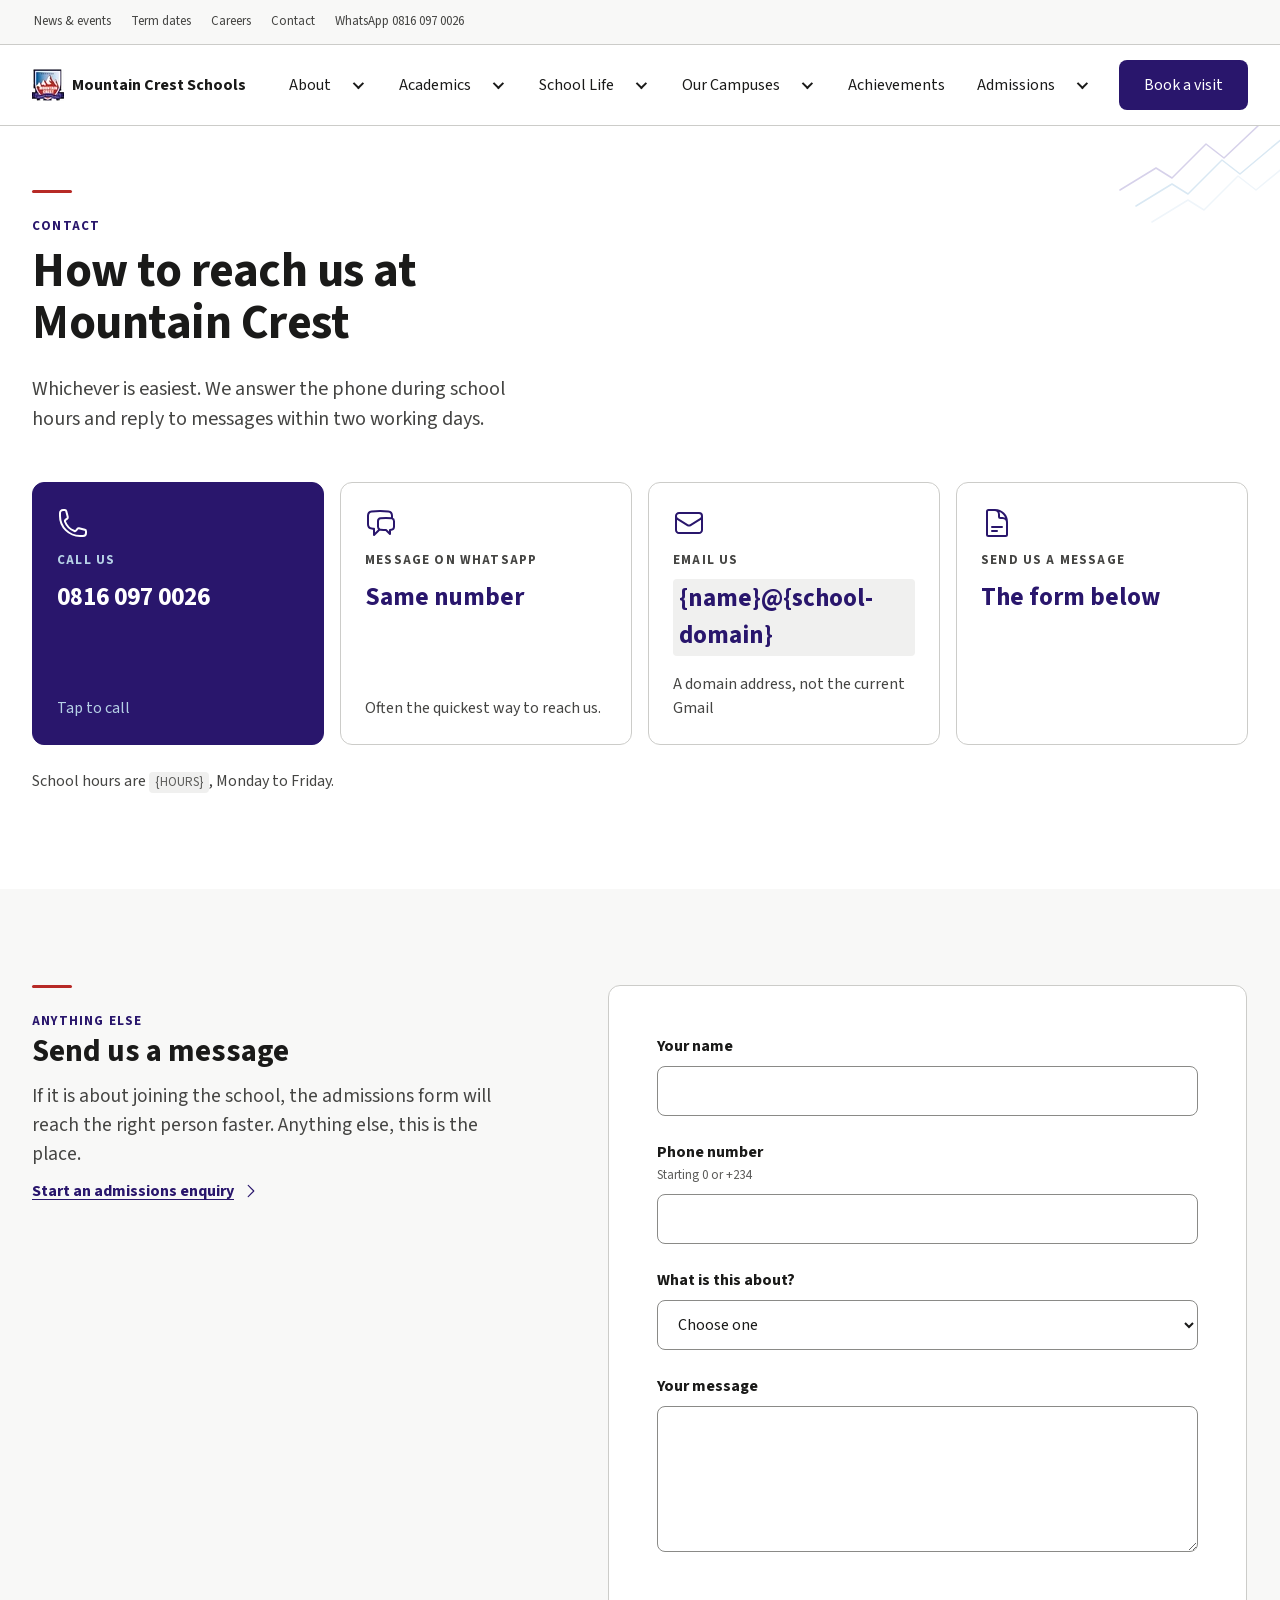
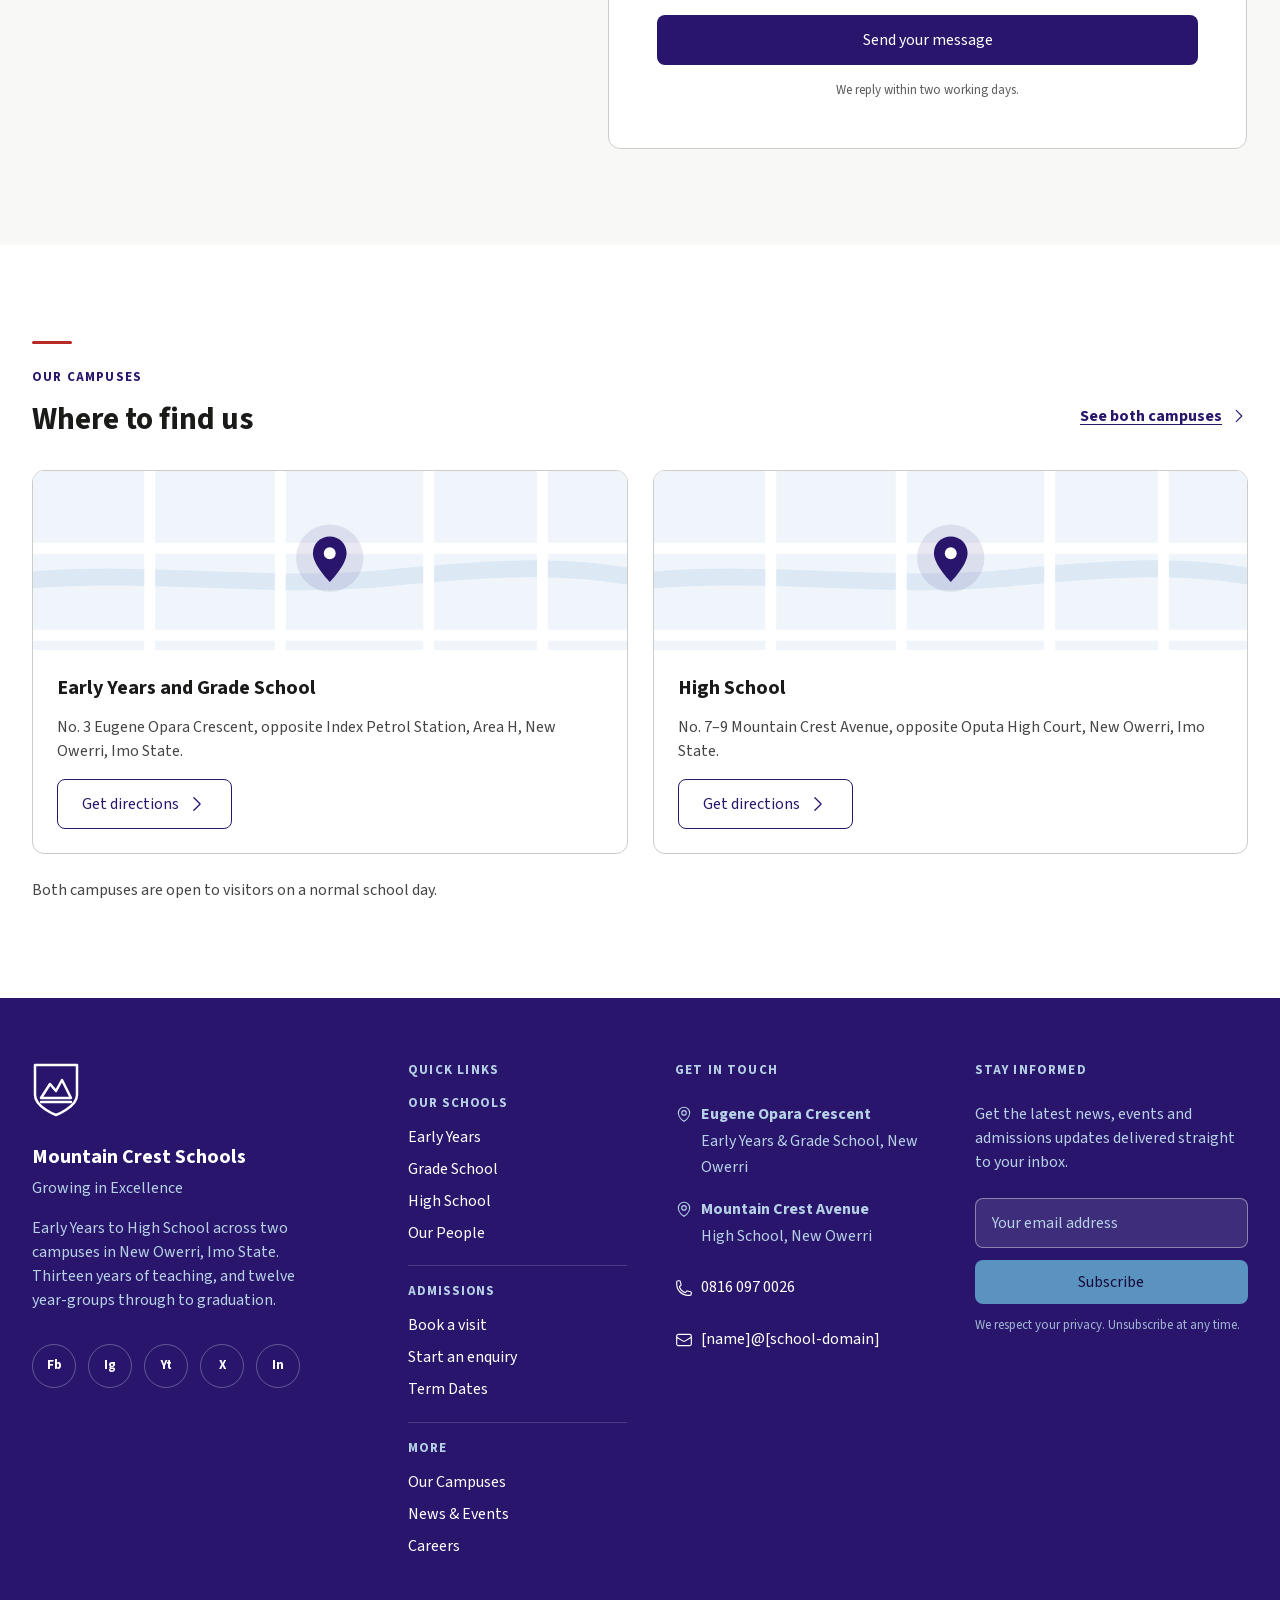
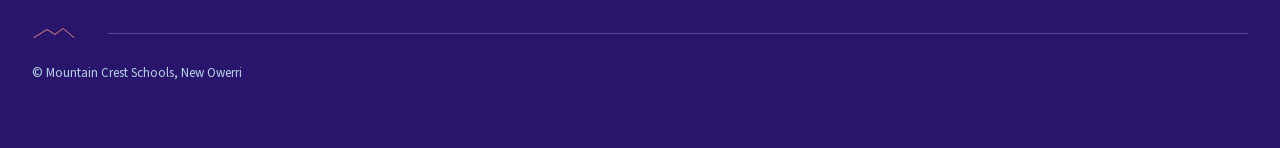
<file: contact.html>
<!DOCTYPE html><html lang="en-NG"><head><meta charset="utf-8"><meta name="viewport" content="width=device-width,initial-scale=1"><title>Contact Us | Mountain Crest Schools, New Owerri</title><meta name="description" content="Contact Mountain Crest Schools, New Owerri. Phone, WhatsApp, email, or send us a message. Both campus addresses and when we answer."><link rel="preload" href="fonts/SourceSans3-subset.woff2" as="font" type="font/woff2" crossorigin><link rel="icon" href="img/favicon.ico" sizes="any"><link rel="icon" href="img/favicon.png" type="image/png"><link rel="stylesheet" href="css/style.css"></head><body class="p-contact"><svg xmlns="http://www.w3.org/2000/svg" style="display:none" aria-hidden="true"><symbol id="i-academic-cap" viewBox="0 0 24 24"><path d="M4.26 10.147a60.438 60.438 0 0 0-.491 6.347A48.62 48.62 0 0 1 12 20.904a48.62 48.62 0 0 1 8.232-4.41 60.46 60.46 0 0 0-.491-6.347m-15.482 0a50.636 50.636 0 0 0-2.658-.813A59.906 59.906 0 0 1 12 3.493a59.903 59.903 0 0 1 10.399 5.84c-.896.248-1.783.52-2.658.814m-15.482 0A50.717 50.717 0 0 1 12 13.489a50.702 50.702 0 0 1 7.74-3.342M6.75 15a.75.75 0 1 0 0-1.5.75.75 0 0 0 0 1.5Zm0 0v-3.675A55.378 55.378 0 0 1 12 8.443m-7.007 11.55A5.981 5.981 0 0 0 6.75 15.75v-1.5"/></symbol><symbol id="i-building-library" viewBox="0 0 24 24"><path d="M12 21v-8.25M15.75 21v-8.25M8.25 21v-8.25M3 9l9-6 9 6m-1.5 12V10.332A48.36 48.36 0 0 0 12 9.75c-2.551 0-5.056.2-7.5.582V21M3 21h18M12 6.75h.008v.008H12V6.75Z"/></symbol><symbol id="i-users" viewBox="0 0 24 24"><path d="M15 19.128a9.38 9.38 0 0 0 2.625.372 9.337 9.337 0 0 0 4.121-.952 4.125 4.125 0 0 0-7.533-2.493M15 19.128v-.003c0-1.113-.285-2.16-.786-3.07M15 19.128v.106A12.318 12.318 0 0 1 8.624 21c-2.331 0-4.512-.645-6.374-1.766l-.001-.109a6.375 6.375 0 0 1 11.964-3.07M12 6.375a3.375 3.375 0 1 1-6.75 0 3.375 3.375 0 0 1 6.75 0Zm8.25 2.25a2.625 2.625 0 1 1-5.25 0 2.625 2.625 0 0 1 5.25 0Z"/></symbol><symbol id="i-trophy" viewBox="0 0 24 24"><path d="M16.5 18.75h-9m9 0a3 3 0 0 1 3 3h-15a3 3 0 0 1 3-3m9 0v-3.375c0-.621-.503-1.125-1.125-1.125h-.871M7.5 18.75v-3.375c0-.621.504-1.125 1.125-1.125h.872m5.007 0H9.497m5.007 0a7.454 7.454 0 0 1-.982-3.172M9.497 14.25a7.454 7.454 0 0 0 .981-3.172M5.25 4.236c-.982.143-1.954.317-2.916.52A6.003 6.003 0 0 0 7.73 9.728M5.25 4.236V4.5c0 2.108.966 3.99 2.48 5.228M5.25 4.236V2.721C7.456 2.41 9.71 2.25 12 2.25c2.291 0 4.545.16 6.75.47v1.516M7.73 9.728a6.726 6.726 0 0 0 2.748 1.35m8.272-6.842V4.5c0 2.108-.966 3.99-2.48 5.228m2.48-5.492a46.32 46.32 0 0 1 2.916.52 6.003 6.003 0 0 1-5.395 4.972m0 0a6.726 6.726 0 0 1-2.749 1.35m0 0a6.772 6.772 0 0 1-3.044 0"/></symbol><symbol id="i-sparkles" viewBox="0 0 24 24"><path d="M9.813 15.904 9 18.75l-.813-2.846a4.5 4.5 0 0 0-3.09-3.09L2.25 12l2.846-.813a4.5 4.5 0 0 0 3.09-3.09L9 5.25l.813 2.846a4.5 4.5 0 0 0 3.09 3.09L15.75 12l-2.846.813a4.5 4.5 0 0 0-3.09 3.09ZM18.259 8.715 18 9.75l-.259-1.035a3.375 3.375 0 0 0-2.455-2.456L14.25 6l1.036-.259a3.375 3.375 0 0 0 2.455-2.456L18 2.25l.259 1.035a3.375 3.375 0 0 0 2.456 2.456L21.75 6l-1.035.259a3.375 3.375 0 0 0-2.456 2.456ZM16.894 20.567 16.5 21.75l-.394-1.183a2.25 2.25 0 0 0-1.423-1.423L13.5 18.75l1.183-.394a2.25 2.25 0 0 0 1.423-1.423l.394-1.183.394 1.183a2.25 2.25 0 0 0 1.423 1.423l1.183.394-1.183.394a2.25 2.25 0 0 0-1.423 1.423Z"/></symbol><symbol id="i-heart" viewBox="0 0 24 24"><path d="M21 8.25c0-2.485-2.099-4.5-4.688-4.5-1.935 0-3.597 1.126-4.312 2.733-.715-1.607-2.377-2.733-4.313-2.733C5.1 3.75 3 5.765 3 8.25c0 7.22 9 12 9 12s9-4.78 9-12Z"/></symbol><symbol id="i-phone" viewBox="0 0 24 24"><path d="M2.25 6.75c0 8.284 6.716 15 15 15h2.25a2.25 2.25 0 0 0 2.25-2.25v-1.372c0-.516-.351-.966-.852-1.091l-4.423-1.106c-.44-.11-.902.055-1.173.417l-.97 1.293c-.282.376-.769.542-1.21.38a12.035 12.035 0 0 1-7.143-7.143c-.162-.441.004-.928.38-1.21l1.293-.97c.363-.271.527-.734.417-1.173L6.963 3.102a1.125 1.125 0 0 0-1.091-.852H4.5A2.25 2.25 0 0 0 2.25 4.5v2.25Z"/></symbol><symbol id="i-chat" viewBox="0 0 24 24"><path d="M20.25 8.511c.884.284 1.5 1.128 1.5 2.097v4.286c0 1.136-.847 2.1-1.98 2.193-.34.027-.68.052-1.02.072v3.091l-3-3c-1.354 0-2.694-.055-4.02-.163a2.115 2.115 0 0 1-.825-.242m9.345-8.334a2.126 2.126 0 0 0-.476-.095 48.64 48.64 0 0 0-8.048 0c-1.131.094-1.976 1.057-1.976 2.192v4.286c0 .837.46 1.58 1.155 1.951m9.345-8.334V6.637c0-1.621-1.152-3.026-2.76-3.235A48.455 48.455 0 0 0 11.25 3c-2.115 0-4.198.137-6.24.402-1.608.209-2.76 1.614-2.76 3.235v6.226c0 1.621 1.152 3.026 2.76 3.235.577.075 1.157.14 1.74.194V21l4.155-4.155"/></symbol><symbol id="i-envelope" viewBox="0 0 24 24"><path d="M21.75 6.75v10.5a2.25 2.25 0 0 1-2.25 2.25h-15a2.25 2.25 0 0 1-2.25-2.25V6.75m19.5 0A2.25 2.25 0 0 0 19.5 4.5h-15a2.25 2.25 0 0 0-2.25 2.25m19.5 0v.243a2.25 2.25 0 0 1-1.07 1.916l-7.5 4.615a2.25 2.25 0 0 1-2.36 0L3.32 8.91a2.25 2.25 0 0 1-1.07-1.916V6.75"/></symbol><symbol id="i-map-pin" viewBox="0 0 24 24"><path d="M15 10.5a3 3 0 1 1-6 0 3 3 0 0 1 6 0Z M19.5 10.5c0 7.142-7.5 11.25-7.5 11.25S4.5 17.642 4.5 10.5a7.5 7.5 0 1 1 15 0Z"/></symbol><symbol id="i-check-circle" viewBox="0 0 24 24"><path d="M9 12.75 11.25 15 15 9.75M21 12a9 9 0 1 1-18 0 9 9 0 0 1 18 0Z"/></symbol><symbol id="i-warning" viewBox="0 0 24 24"><path d="M12 9v3.75m-9.303 3.376c-.866 1.5.217 3.374 1.948 3.374h14.71c1.73 0 2.813-1.874 1.948-3.374L13.949 3.378c-.866-1.5-3.032-1.5-3.898 0L2.697 16.126ZM12 15.75h.007v.008H12v-.008Z"/></symbol><symbol id="i-error" viewBox="0 0 24 24"><path d="M12 9v3.75m9-.75a9 9 0 1 1-18 0 9 9 0 0 1 18 0Zm-9 3.75h.008v.008H12v-.008Z"/></symbol><symbol id="i-info" viewBox="0 0 24 24"><path d="m11.25 11.25.041-.02a.75.75 0 0 1 1.063.852l-.708 2.836a.75.75 0 0 0 1.063.853l.041-.021M21 12a9 9 0 1 1-18 0 9 9 0 0 1 18 0Zm-9-3.75h.008v.008H12V8.25Z"/></symbol><symbol id="i-chevron-down" viewBox="0 0 24 24"><path d="m19.5 8.25-7.5 7.5-7.5-7.5"/></symbol><symbol id="i-chevron-right" viewBox="0 0 24 24"><path d="m8.25 4.5 7.5 7.5-7.5 7.5"/></symbol><symbol id="i-menu" viewBox="0 0 24 24"><path d="M3.75 6.75h16.5M3.75 12h16.5m-16.5 5.25h16.5"/></symbol><symbol id="i-close" viewBox="0 0 24 24"><path d="M6 18 18 6M6 6l12 12"/></symbol><symbol id="i-external" viewBox="0 0 24 24"><path d="M13.5 6H5.25A2.25 2.25 0 0 0 3 8.25v10.5A2.25 2.25 0 0 0 5.25 21h10.5A2.25 2.25 0 0 0 18 18.75V10.5m-10.5 6L21 3m0 0h-5.25M21 3v5.25"/></symbol><symbol id="i-document" viewBox="0 0 24 24"><path d="M19.5 14.25v-2.625a3.375 3.375 0 0 0-3.375-3.375h-1.5A1.125 1.125 0 0 1 13.5 7.125v-1.5a3.375 3.375 0 0 0-3.375-3.375H8.25m0 12.75h7.5m-7.5 3H12M10.5 2.25H5.625c-.621 0-1.125.504-1.125 1.125v17.25c0 .621.504 1.125 1.125 1.125h12.75c.621 0 1.125-.504 1.125-1.125V11.25a9 9 0 0 0-9-9Z"/></symbol></svg><a class="skip" href="#main">Skip to main content</a><div class="util"><div class="wrap"><nav aria-label="Utility"><ul><li class="opt"><a href="news.html">News &amp; events</a></li><li class="opt"><a href="news.html#terms">Term dates</a></li><li class="opt"><a href="careers.html">Careers</a></li><li><a href="contact.html">Contact</a></li><li><a href="https://wa.me/2348160970026">WhatsApp 0816 097 0026</a></li></ul></nav></div></div><header class="hdr"><div class="wrap hdr__in"><a class="logo" href="index.html"><picture><source type="image/webp" srcset="img/crest-32.webp 1x, img/crest-64.webp 2x"><img src="img/crest-32.png" srcset="img/crest-32.png 1x, img/crest-64.png 2x" width="32" height="32" alt="" aria-hidden="true" decoding="async"></picture><span class="logo__name">Mountain Crest Schools</span><span class="vh">Mountain Crest School, home</span></a><nav class="nav" aria-label="Main"><ul><li class="nav__i"><a href="about.html">About</a><details class="dd"><summary class="dd__t" aria-label="About submenu"></summary><ul><li><a href="about.html">About overview</a></li><li><a href="about.html">Our story</a></li><li><a href="about.html">Our people</a></li><li><a href="about.html">Values &amp; ethos</a></li><li><a href="about.html">By the numbers</a></li></ul></details></li><li class="nav__i"><a href="academics.html">Academics</a><details class="dd"><summary class="dd__t" aria-label="Academics submenu"></summary><ul><li><a href="academics.html">Academics overview</a></li><li><a href="academics.html">Early Years</a></li><li><a href="academics.html">Grade School</a></li><li><a href="academics.html">High School</a></li><li><a href="academics.html">Curriculum &amp; exams</a></li><li><a href="academics.html">Beyond the classroom</a></li></ul></details></li><li class="nav__i"><a href="school-life.html">School Life</a><details class="dd"><summary class="dd__t" aria-label="School Life submenu"></summary><ul><li><a href="school-life.html">School Life overview</a></li><li><a href="school-life.html">A day in the life</a></li><li><a href="school-life.html">Facilities</a></li></ul></details></li><li class="nav__i"><a href="campuses.html">Our Campuses</a><details class="dd"><summary class="dd__t" aria-label="Our Campuses submenu"></summary><ul><li><a href="campuses.html">Our Campuses overview</a></li><li><a href="campuses.html">Which campus is my child's?</a></li><li><a href="campuses.html">Locations &amp; directions</a></li></ul></details></li><li><a href="achievements.html">Achievements</a></li><li class="nav__i"><a href="admissions.html">Admissions</a><details class="dd"><summary class="dd__t" aria-label="Admissions submenu"></summary><ul><li><a href="admissions.html">Admissions overview</a></li><li><a href="admissions.html">How to apply</a></li><li><a href="admissions.html">Fees</a></li><li><a href="admissions.html">Book a visit</a></li><li><a href="admissions.html">Questions parents ask</a></li></ul></details></li></ul></nav><a class="btn btn--fill" href="admissions.html#visit">Book a visit</a><details class="menu"><summary aria-label="Open menu"><span aria-hidden="true">☰</span> Menu</summary><div><nav aria-label="Main"><ul class="mnav"><li class="mnav__i"><a href="about.html">About</a><details class="mdd"><summary class="mdd__t" aria-label="About submenu"></summary><ul><li><a href="about.html">About overview</a></li><li><a href="about.html">Our story</a></li><li><a href="about.html">Our people</a></li><li><a href="about.html">Values &amp; ethos</a></li><li><a href="about.html">By the numbers</a></li></ul></details></li><li class="mnav__i"><a href="academics.html">Academics</a><details class="mdd"><summary class="mdd__t" aria-label="Academics submenu"></summary><ul><li><a href="academics.html">Academics overview</a></li><li><a href="academics.html">Early Years</a></li><li><a href="academics.html">Grade School</a></li><li><a href="academics.html">High School</a></li><li><a href="academics.html">Curriculum &amp; exams</a></li><li><a href="academics.html">Beyond the classroom</a></li></ul></details></li><li class="mnav__i"><a href="school-life.html">School Life</a><details class="mdd"><summary class="mdd__t" aria-label="School Life submenu"></summary><ul><li><a href="school-life.html">School Life overview</a></li><li><a href="school-life.html">A day in the life</a></li><li><a href="school-life.html">Facilities</a></li></ul></details></li><li class="mnav__i"><a href="campuses.html">Our Campuses</a><details class="mdd"><summary class="mdd__t" aria-label="Our Campuses submenu"></summary><ul><li><a href="campuses.html">Our Campuses overview</a></li><li><a href="campuses.html">Which campus is my child's?</a></li><li><a href="campuses.html">Locations &amp; directions</a></li></ul></details></li><li><a href="achievements.html">Achievements</a></li><li class="mnav__i"><a href="admissions.html">Admissions</a><details class="mdd"><summary class="mdd__t" aria-label="Admissions submenu"></summary><ul><li><a href="admissions.html">Admissions overview</a></li><li><a href="admissions.html">How to apply</a></li><li><a href="admissions.html">Fees</a></li><li><a href="admissions.html">Book a visit</a></li><li><a href="admissions.html">Questions parents ask</a></li></ul></details></li></ul></nav><nav aria-label="Utility"><ul class="mnav"><li><a href="news.html">News &amp; events</a></li><li><a href="news.html#terms">Term dates</a></li><li><a href="careers.html">Careers</a></li></ul></nav></div></details></div></header><main id="main" tabindex="-1"><section class="sec chero" id="top"><div class="wrap"><p class="rule" aria-hidden="true"></p><p class="kicker">Contact</p><h1>How to reach us at Mountain Crest</h1><p class="chero__lead">Whichever is easiest. We answer the phone during school hours and reply to messages within two working days.</p><h2 class="vh">Every route to us</h2><ul class="routes4"><li class="rt rt--fill"><a class="rt__a" href="tel:+2348160970026"><svg class="ico ico--lg rt__i" aria-hidden="true" focusable="false"><use href="#i-phone"/></svg><span class="rt__l">Call us</span><span class="rt__v">0816 097 0026</span><span class="rt__n">Tap to call</span></a></li><li class="rt"><a class="rt__a" href="https://wa.me/2348160970026" target="_blank" rel="noopener"><svg class="ico ico--lg rt__i" aria-hidden="true" focusable="false"><use href="#i-chat"/></svg><span class="rt__l">Message on WhatsApp</span><span class="rt__v">Same number</span><span class="rt__n">Often the quickest way to reach us.</span><span class="vh"> (opens in a new tab)</span></a></li><li class="rt"><a class="rt__a" href="#"><svg class="ico ico--lg rt__i" aria-hidden="true" focusable="false"><use href="#i-envelope"/></svg><span class="rt__l">Email us</span><span class="rt__v tok">{name}@{school-domain}</span><span class="rt__n">A domain address, not the current Gmail</span></a></li><li class="rt"><a class="rt__a" href="#message"><svg class="ico ico--lg rt__i" aria-hidden="true" focusable="false"><use href="#i-document"/></svg><span class="rt__l">Send us a message</span><span class="rt__v">The form below</span></a></li></ul><p class="routes4__fine">School hours are <span class="tok">{HOURS}</span>, Monday to Friday.</p></div></section><section class="sec sec--alt" id="message"><div class="wrap"><div class="fsplit"><div><p class="rule" aria-hidden="true"></p><p class="kicker">Anything else</p><h2>Send us a message</h2><p class="sec__lead">If it is about joining the school, the admissions form will reach the right person faster. Anything else, this is the place.</p><p><a class="lnk" href="admissions.html#enquiry">Start an admissions enquiry<svg class="ico ico--sm" aria-hidden="true" focusable="false"><use href="#i-chevron-right"/></svg></a></p></div><form class="fcard" id="message-form" action="#" method="post"><p class="field"><label for="c-name">Your name</label><input id="c-name" name="name" type="text" autocomplete="name" required></p><p class="field"><label for="c-phone">Phone number</label><span class="hint" id="c-phone-hint">Starting 0 or +234</span><input id="c-phone" name="phone" type="tel" inputmode="tel" autocomplete="tel" aria-describedby="c-phone-hint" required></p><p class="field"><label for="c-subject">What is this about?</label><select id="c-subject" name="subject" required><option value="">Choose one</option><option>Joining the school</option><option>A question about my child</option><option>Fees and payments</option><option>Careers</option><option>Something else</option></select></p><p class="field"><label for="c-msg">Your message</label><textarea id="c-msg" name="message" rows="5" required></textarea></p><p><button class="btn btn--fill btn--block" type="submit">Send your message</button></p><p class="fcard__fine">We reply within two working days.</p></form></div></div></section><section class="sec" id="where"><div class="wrap"><div class="sec__head sec__head--row"><div><p class="rule" aria-hidden="true"></p><p class="kicker">Our campuses</p><h2>Where to find us</h2></div><a class="lnk" href="campuses.html">See both campuses<svg class="ico ico--sm" aria-hidden="true" focusable="false"><use href="#i-chevron-right"/></svg></a></div><ul class="locs"><li class="loc2"><div class="camp__map" role="img" aria-label="Map showing the Early Years and Grade School campus on Eugene Opara Crescent, New Owerri."><svg class="cmap" viewBox="0 0 600 260" preserveAspectRatio="xMidYMid slice" aria-hidden="true" focusable="false"><rect width="600" height="260" fill="var(--map-bg)"/><path class="riv" d="M0 150 C120 140 240 160 360 148 S540 136 600 146"/><g class="rds"><path d="M0 118h600M0 206h600M118 0v260M250 0v260M400 0v260M515 0v260"/></g><circle cx="300" cy="128" r="34" fill="var(--map-halo)"/><path class="pin" d="M300 106a17 17 0 0 1 17 17c0 12-17 29-17 29s-17-17-17-29a17 17 0 0 1 17-17z"/><circle cx="300" cy="123" r="6" fill="#fff"/></svg></div><div class="loc2__b"><h3 class="loc2__n">Early Years and Grade School</h3><address class="loc2__ad">No. 3 Eugene Opara Crescent, opposite Index Petrol Station, Area H, New Owerri, Imo State.</address><p class="loc2__a"><a class="btn btn--out" href="https://www.google.com/maps/search/?api=1&amp;query=No.+3+Eugene+Opara+Crescent+Area+H+New+Owerri+Imo+State" target="_blank" rel="noopener">Get directions<svg class="ico ico--sm" aria-hidden="true" focusable="false"><use href="#i-chevron-right"/></svg><span class="vh"> to Early Years and Grade School (opens in a new tab)</span></a></p></div></li><li class="loc2"><div class="camp__map" role="img" aria-label="Map showing the High School campus on Mountain Crest Avenue, New Owerri."><svg class="cmap" viewBox="0 0 600 260" preserveAspectRatio="xMidYMid slice" aria-hidden="true" focusable="false"><rect width="600" height="260" fill="var(--map-bg)"/><path class="riv" d="M0 150 C120 140 240 160 360 148 S540 136 600 146"/><g class="rds"><path d="M0 118h600M0 206h600M118 0v260M250 0v260M400 0v260M515 0v260"/></g><circle cx="300" cy="128" r="34" fill="var(--map-halo)"/><path class="pin" d="M300 106a17 17 0 0 1 17 17c0 12-17 29-17 29s-17-17-17-29a17 17 0 0 1 17-17z"/><circle cx="300" cy="123" r="6" fill="#fff"/></svg></div><div class="loc2__b"><h3 class="loc2__n">High School</h3><address class="loc2__ad">No. 7–9 Mountain Crest Avenue, opposite Oputa High Court, New Owerri, Imo State.</address><p class="loc2__a"><a class="btn btn--out" href="https://www.google.com/maps/search/?api=1&amp;query=No.+7-9+Mountain+Crest+Avenue+New+Owerri+Imo+State" target="_blank" rel="noopener">Get directions<svg class="ico ico--sm" aria-hidden="true" focusable="false"><use href="#i-chevron-right"/></svg><span class="vh"> to High School (opens in a new tab)</span></a></p></div></li></ul><p class="locs__fine">Both campuses are open to visitors on a normal school day.</p></div></section></main><footer class="ftr"><div class="wrap"><div class="ftr__grid"><div class="ftr__brand"><svg class="crest" viewBox="0 0 48 56" aria-hidden="true" focusable="false"><path class="crest__s" d="M3 3h42v30c0 12-21 20-21 20S3 45 3 33Z"/><path class="crest__m" d="M9 36 L18 22 L24 29 L30 18 L39 36Z"/><path class="crest__b" d="M9 40h30"/></svg><p class="ftr__name">Mountain Crest Schools</p><p class="ftr__tag">Growing in Excellence</p><p class="ftr__about">Early Years to High School across two campuses in New Owerri, Imo State. Thirteen years of teaching, and twelve year-groups through to graduation.</p><!-- SOCIAL MARKS: each button is final except the glyph. The platform logos are trademarks and are not redrawn here. Paste the official SVG path from each platform's brand resources in place of the two-letter span, keeping the .vh label. Delete any account the school does not have. --><ul class="socials"><li><a class="soc" href="https://www.facebook.com/" target="_blank" rel="noopener"><span aria-hidden="true">Fb</span><span class="vh">Mountain Crest Schools on Facebook</span></a></li><li><a class="soc" href="https://www.instagram.com/" target="_blank" rel="noopener"><span aria-hidden="true">Ig</span><span class="vh">Mountain Crest Schools on Instagram</span></a></li><li><a class="soc" href="https://www.youtube.com/" target="_blank" rel="noopener"><span aria-hidden="true">Yt</span><span class="vh">Mountain Crest Schools on YouTube</span></a></li><li><a class="soc" href="https://x.com/" target="_blank" rel="noopener"><span aria-hidden="true">X</span><span class="vh">Mountain Crest Schools on X</span></a></li><li><a class="soc" href="https://www.linkedin.com/" target="_blank" rel="noopener"><span aria-hidden="true">In</span><span class="vh">Mountain Crest Schools on LinkedIn</span></a></li></ul></div><nav class="ftr__col ftr__col--links" aria-label="Quick links"><h2>Quick links</h2><div class="ftr__grp"><p class="ftr__glabel">Our schools</p><ul><li><a href="early-years.html">Early Years</a></li><li><a href="grade-school.html">Grade School</a></li><li><a href="high-school.html">High School</a></li><li><a href="people.html">Our People</a></li></ul></div><div class="ftr__grp ftr__grp--div"><p class="ftr__glabel">Admissions</p><ul><li><a href="admissions.html#visit">Book a visit</a></li><li><a href="admissions.html#enquiry">Start an enquiry</a></li><li><a href="admissions.html#terms">Term Dates</a></li></ul></div><div class="ftr__grp ftr__grp--div"><p class="ftr__glabel">More</p><ul><li><a href="campuses.html">Our Campuses</a></li><li><a href="news.html">News &amp; Events</a></li><li><a href="careers.html">Careers</a></li></ul></div></nav><div class="ftr__col"><h2>Get in touch</h2><address class="ftr__addr"><p class="ftr__loc"><svg class="ico ico--sm" aria-hidden="true" focusable="false"><use href="#i-map-pin"/></svg><span><span class="ftr__place">Eugene Opara Crescent</span><span class="ftr__sub">Early Years &amp; Grade School, New Owerri</span></span></p><p class="ftr__loc"><svg class="ico ico--sm" aria-hidden="true" focusable="false"><use href="#i-map-pin"/></svg><span><span class="ftr__place">Mountain Crest Avenue</span><span class="ftr__sub">High School, New Owerri</span></span></p><p class="ftr__ct"><a href="tel:+2348160970026"><svg class="ico ico--sm" aria-hidden="true" focusable="false"><use href="#i-phone"/></svg><span>0816 097 0026</span></a></p><p class="ftr__ct"><a href="mailto:hello@mountaincrest.example"><svg class="ico ico--sm" aria-hidden="true" focusable="false"><use href="#i-envelope"/></svg><span>[name]@[school-domain]</span></a></p></address></div><div class="ftr__col"><h2>Stay informed</h2><p class="ftr__nlp">Get the latest news, events and admissions updates delivered straight to your inbox.</p><form class="nl" action="#" method="post"><label class="vh" for="nl-email">Your email address</label><input class="nl__in" id="nl-email" name="email" type="email" autocomplete="email" placeholder="Your email address" required><button class="nl__btn" type="submit">Subscribe</button></form><p class="ftr__fine">We respect your privacy. Unsubscribe at any time.</p></div></div><div class="ftr__end"><svg class="crestline crestline--sm" viewBox="0 0 120 26" aria-hidden="true" focusable="false"><path d="M4 22 L30 6 L46 16 L62 4 L84 22"/></svg><span class="ftr__rule"></span></div><p class="ftr__cp">&copy; Mountain Crest Schools, New Owerri</p></div></footer><script>/* Nav disclosure behaviour. Item 11 Primary Nav already required: at bp-lg opening one closes another, and Escape closes and returns focus to the trigger. Both were implemented for the mobile menu only. Click-outside and focus-out were not specified at all and are added here. All of it is enhancement: without JavaScript each details still opens and closes on its own summary, which is the no-JS floor sub-step 5 required. */function navOpen(){return document.querySelectorAll('.nav details[open],.menu .mnav details[open],.menu[open]')}function cl(el){return el&&el.closest?el:null}document.addEventListener('toggle',function(e){var d=e.target;if(!d.open||!d.matches||!d.matches('.nav details,.menu .mnav details,.menu'))return;navOpen().forEach(function(o){if(o!==d&&!o.contains(d)&&!d.contains(o))o.open=false})},true);document.addEventListener('pointerdown',function(e){navOpen().forEach(function(d){if(!d.contains(e.target))d.open=false})});document.addEventListener('keydown',function(e){if(e.key!=='Escape')return;var t=cl(e.target)&&e.target.closest('details[open]');var d=t||document.querySelector('.menu[open],.nav details[open]');if(!d)return;d.open=false;var s=d.querySelector('summary');if(s)s.focus()});document.addEventListener('focusout',function(e){var d=cl(e.target)&&e.target.closest('.nav details[open]');if(d&&!d.contains(e.relatedTarget))d.open=false});document.addEventListener('click',function(e){var a=cl(e.target)&&e.target.closest('.menu a');if(!a)return;var m=document.querySelector('.menu[open]');if(m)m.open=false});var ids=[].map.call(document.querySelectorAll('main [id]'),function(s){return s});var links=document.querySelectorAll('.snav a');if(ids.length&&links.length&&'IntersectionObserver' in window){var io=new IntersectionObserver(function(es){es.forEach(function(en){if(!en.isIntersecting)return;links.forEach(function(a){a.toggleAttribute('aria-current',a.getAttribute('href')==='#'+en.target.id)})})},{rootMargin:'-140px 0px -60% 0px'});ids.forEach(function(s){io.observe(s)})}document.querySelectorAll('form[data-demo]').forEach(function(f){f.addEventListener('submit',function(e){e.preventDefault();var b=f.querySelector('button[type=submit]');b.textContent=f.dataset.loading;b.disabled=true;setTimeout(function(){f.innerHTML=f.dataset.ok;f.querySelector('h3').focus()},900)})});</script></body></html>
</file>
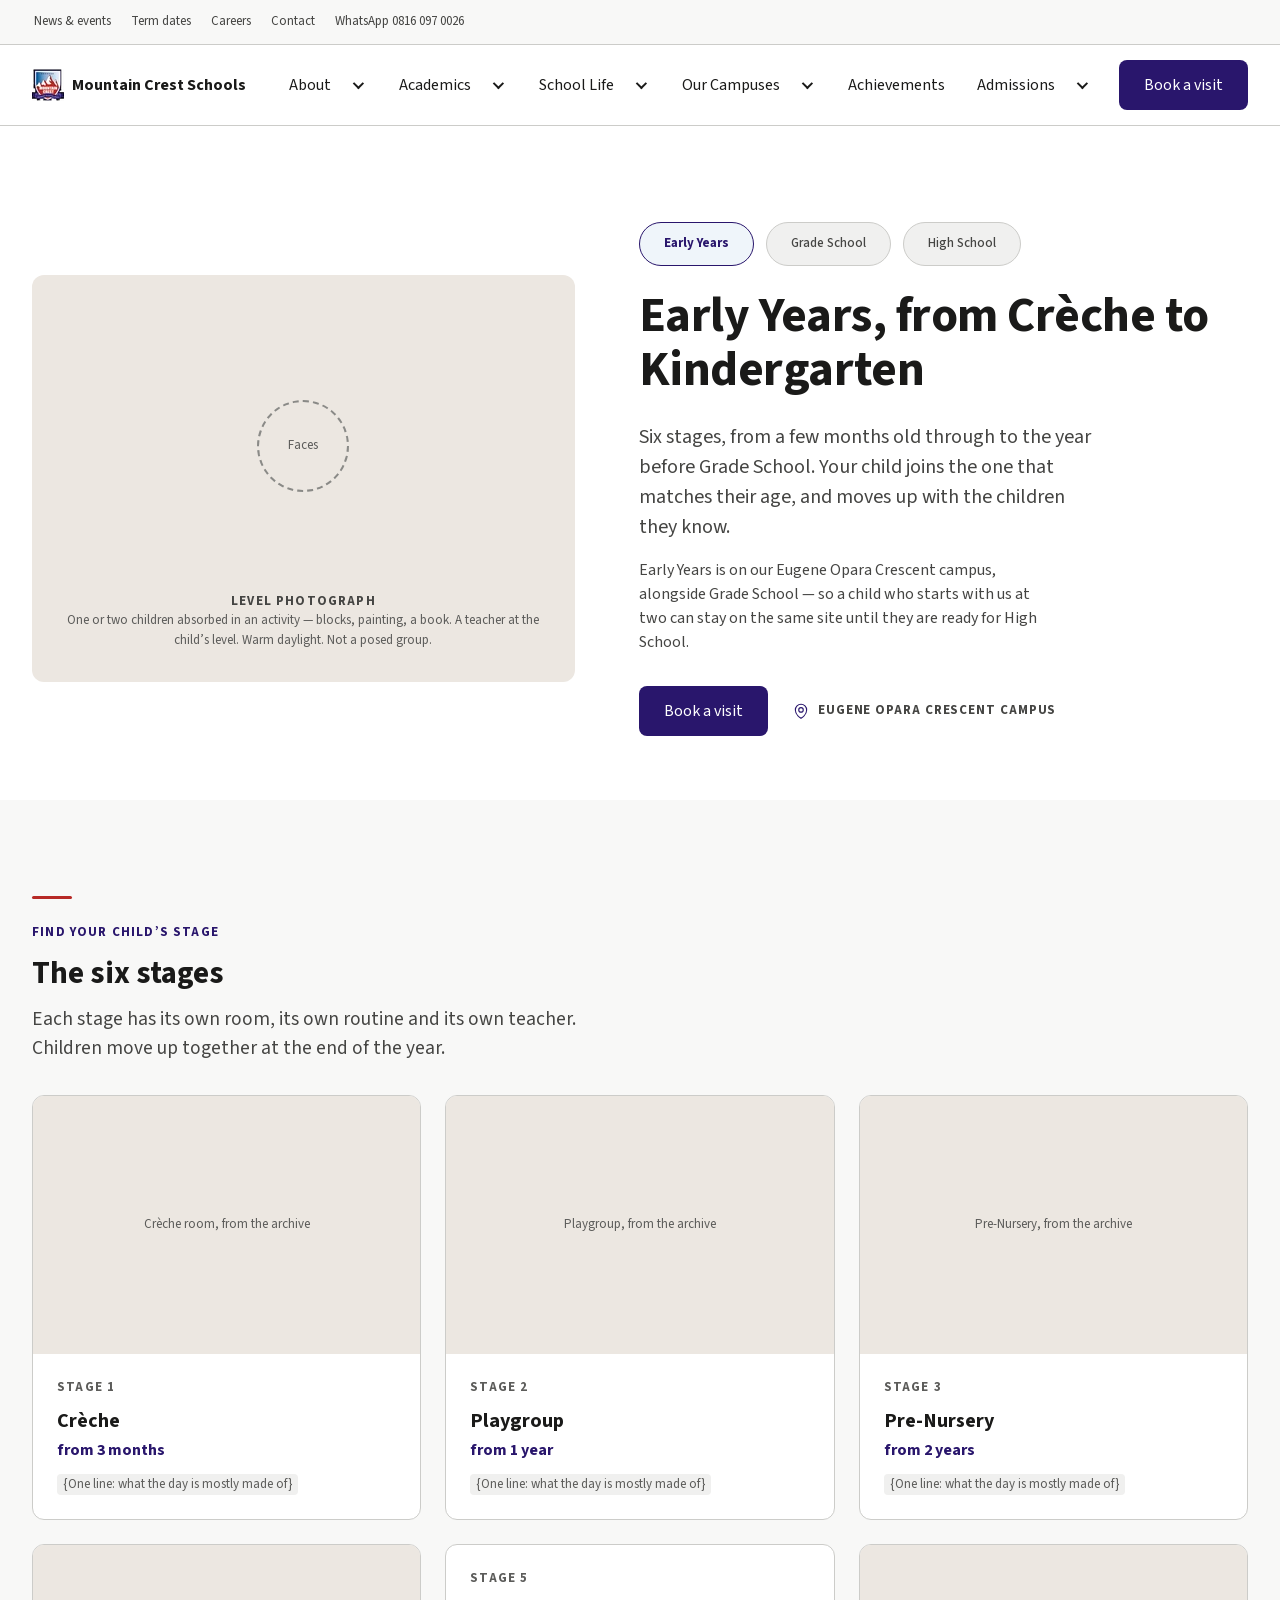
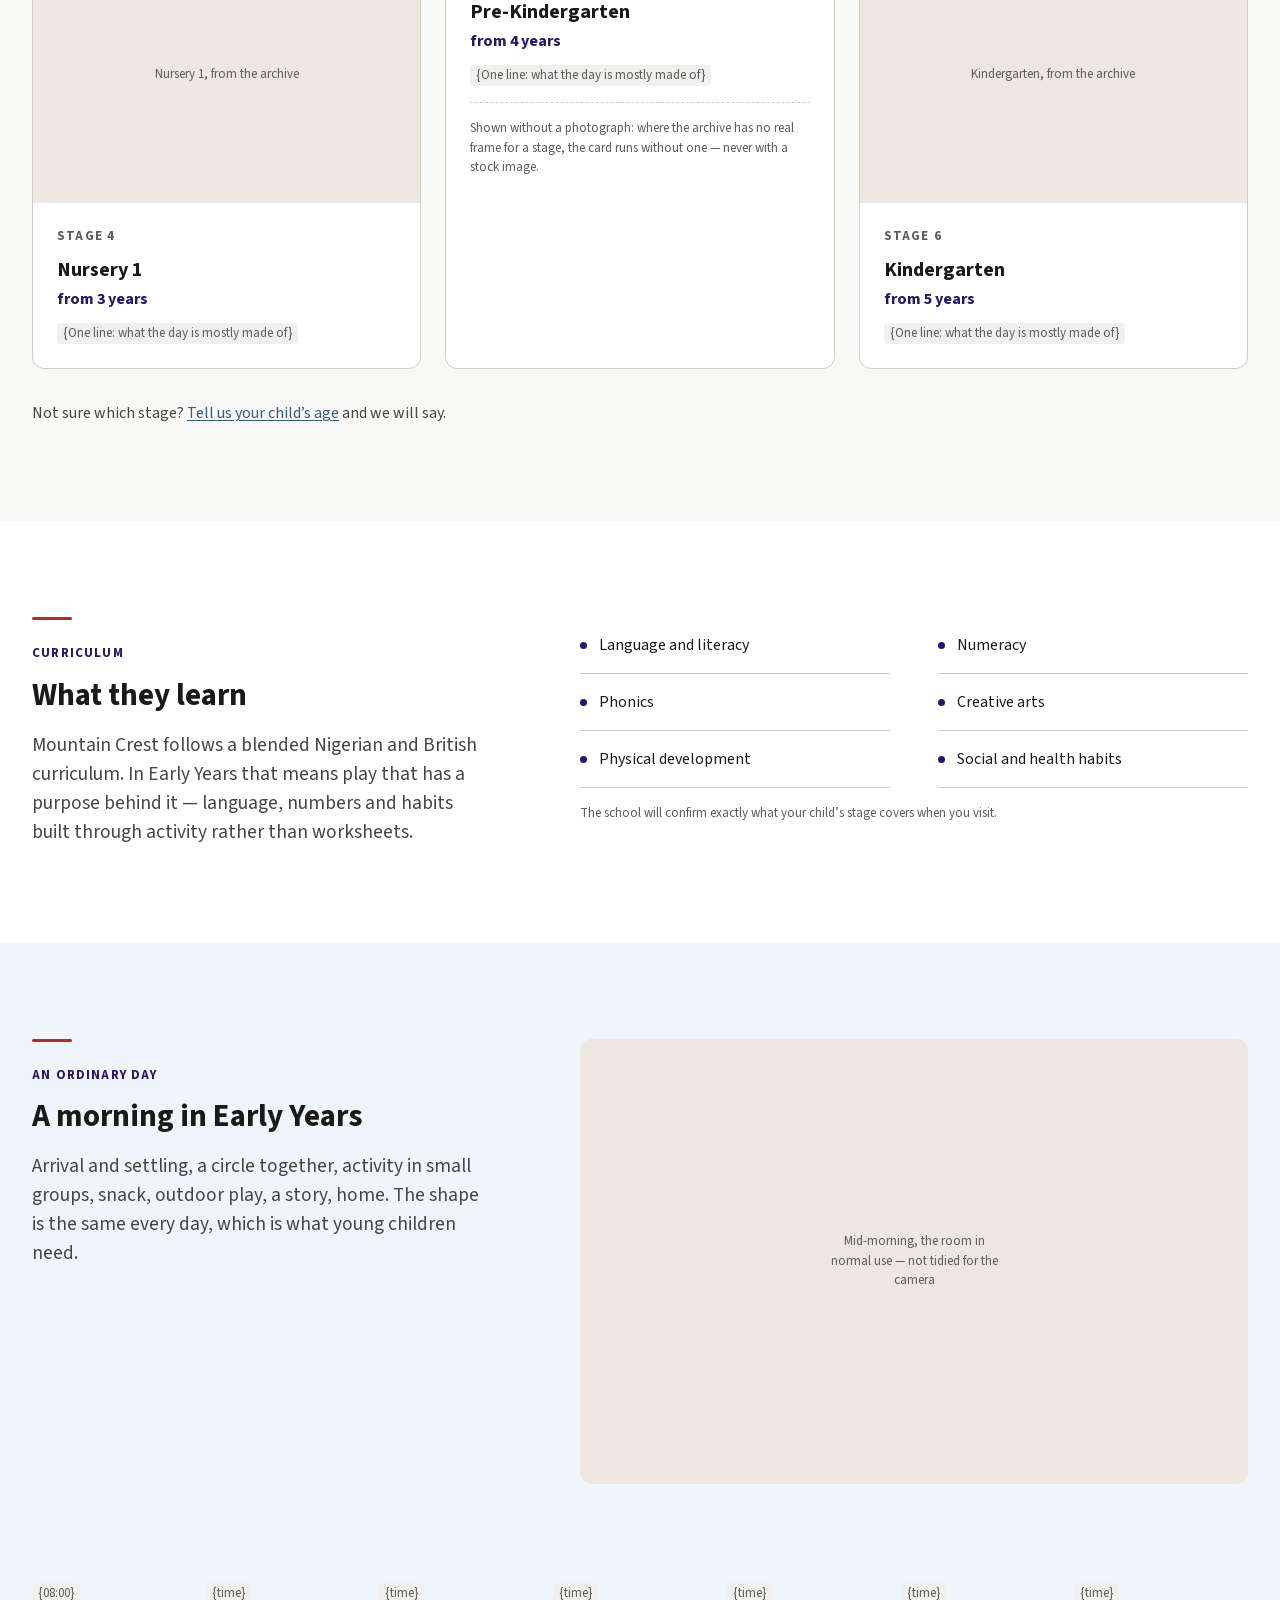
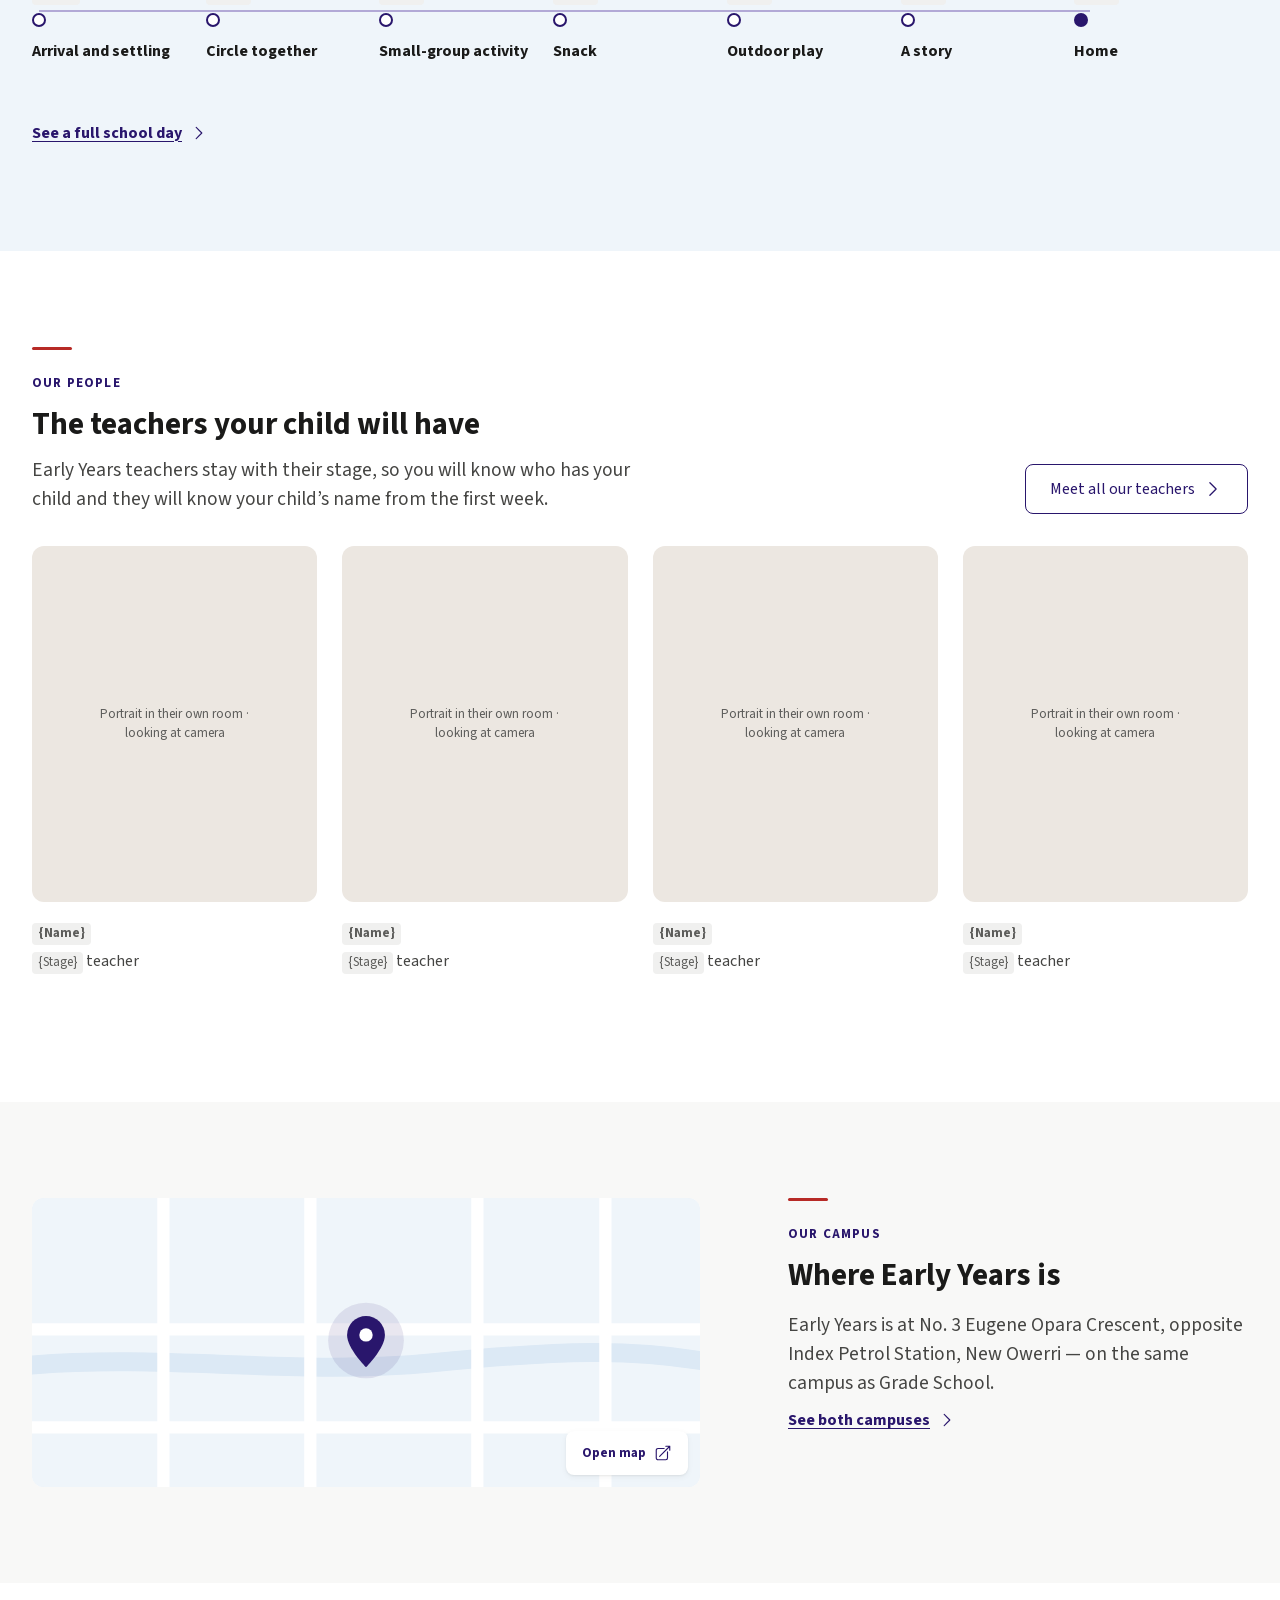
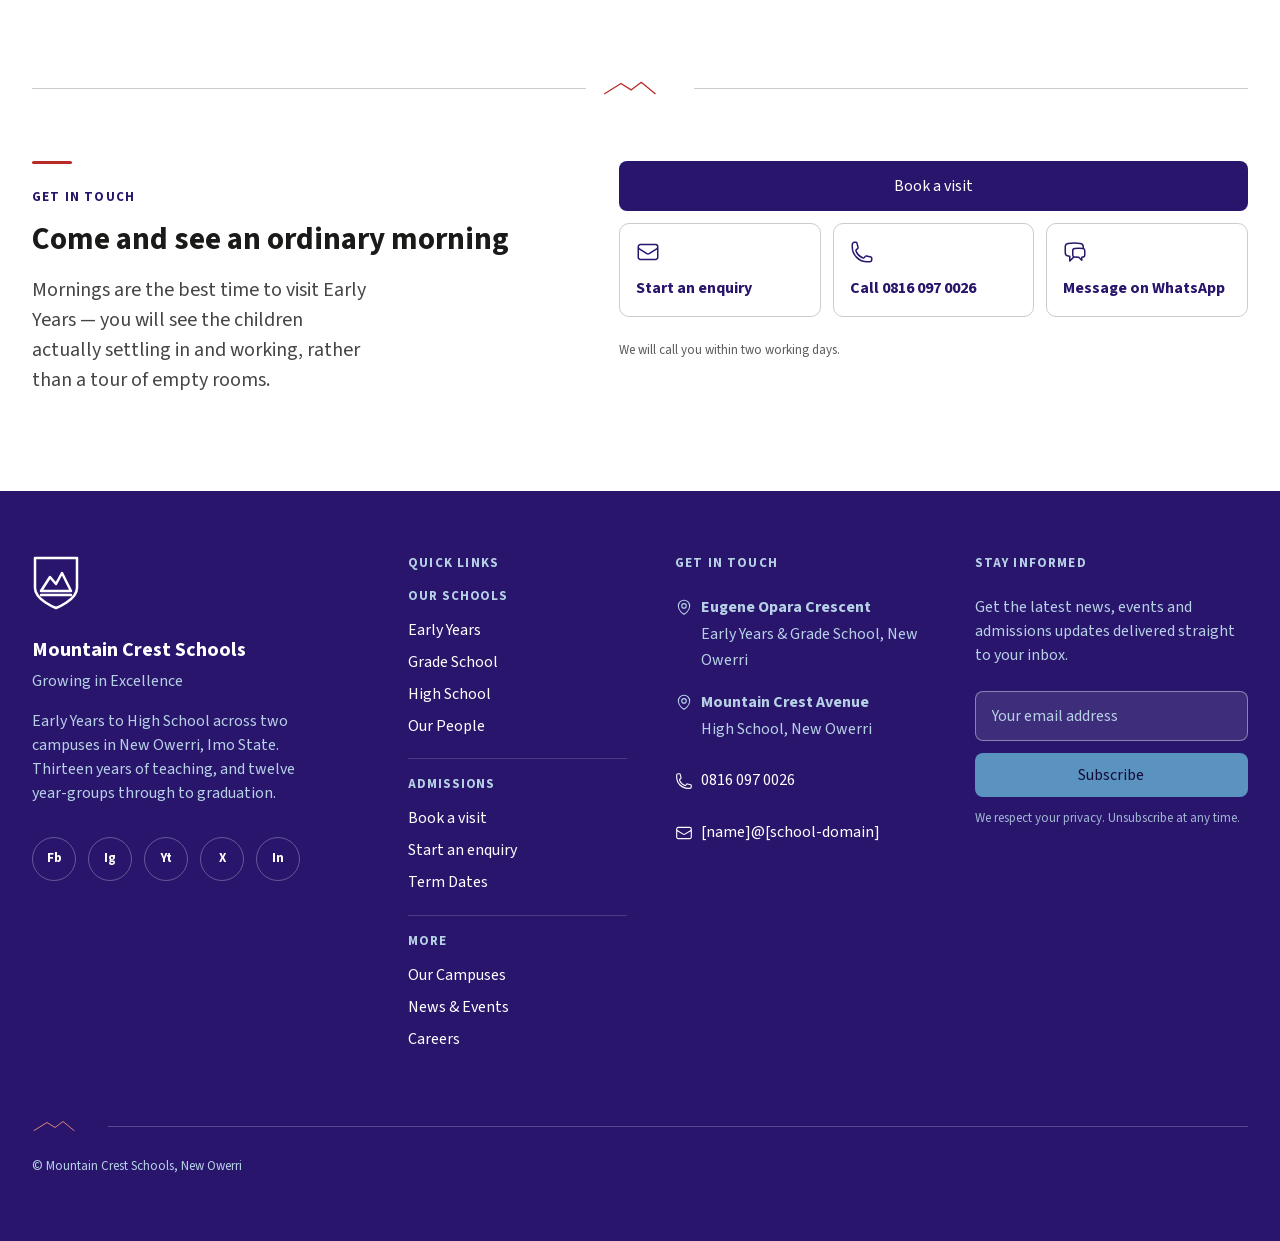
<file: early-years.html>
<!DOCTYPE html><html lang="en-NG"><head><meta charset="utf-8"><meta name="viewport" content="width=device-width,initial-scale=1"><title>Early Years: Crèche to Kindergarten | Mountain Crest Schools</title><meta name="description" content="Early Years at Mountain Crest, New Owerri: six stages from Crèche to Kindergarten, on our Eugene Opara Crescent campus. Come and see an ordinary morning."><link rel="preload" href="fonts/SourceSans3-subset.woff2" as="font" type="font/woff2" crossorigin><link rel="icon" href="img/favicon.ico" sizes="any"><link rel="icon" href="img/favicon.png" type="image/png"><link rel="stylesheet" href="css/style.css"></head><body class="p-early-years"><svg xmlns="http://www.w3.org/2000/svg" style="display:none" aria-hidden="true"><symbol id="i-academic-cap" viewBox="0 0 24 24"><path d="M4.26 10.147a60.438 60.438 0 0 0-.491 6.347A48.62 48.62 0 0 1 12 20.904a48.62 48.62 0 0 1 8.232-4.41 60.46 60.46 0 0 0-.491-6.347m-15.482 0a50.636 50.636 0 0 0-2.658-.813A59.906 59.906 0 0 1 12 3.493a59.903 59.903 0 0 1 10.399 5.84c-.896.248-1.783.52-2.658.814m-15.482 0A50.717 50.717 0 0 1 12 13.489a50.702 50.702 0 0 1 7.74-3.342M6.75 15a.75.75 0 1 0 0-1.5.75.75 0 0 0 0 1.5Zm0 0v-3.675A55.378 55.378 0 0 1 12 8.443m-7.007 11.55A5.981 5.981 0 0 0 6.75 15.75v-1.5"/></symbol><symbol id="i-building-library" viewBox="0 0 24 24"><path d="M12 21v-8.25M15.75 21v-8.25M8.25 21v-8.25M3 9l9-6 9 6m-1.5 12V10.332A48.36 48.36 0 0 0 12 9.75c-2.551 0-5.056.2-7.5.582V21M3 21h18M12 6.75h.008v.008H12V6.75Z"/></symbol><symbol id="i-users" viewBox="0 0 24 24"><path d="M15 19.128a9.38 9.38 0 0 0 2.625.372 9.337 9.337 0 0 0 4.121-.952 4.125 4.125 0 0 0-7.533-2.493M15 19.128v-.003c0-1.113-.285-2.16-.786-3.07M15 19.128v.106A12.318 12.318 0 0 1 8.624 21c-2.331 0-4.512-.645-6.374-1.766l-.001-.109a6.375 6.375 0 0 1 11.964-3.07M12 6.375a3.375 3.375 0 1 1-6.75 0 3.375 3.375 0 0 1 6.75 0Zm8.25 2.25a2.625 2.625 0 1 1-5.25 0 2.625 2.625 0 0 1 5.25 0Z"/></symbol><symbol id="i-trophy" viewBox="0 0 24 24"><path d="M16.5 18.75h-9m9 0a3 3 0 0 1 3 3h-15a3 3 0 0 1 3-3m9 0v-3.375c0-.621-.503-1.125-1.125-1.125h-.871M7.5 18.75v-3.375c0-.621.504-1.125 1.125-1.125h.872m5.007 0H9.497m5.007 0a7.454 7.454 0 0 1-.982-3.172M9.497 14.25a7.454 7.454 0 0 0 .981-3.172M5.25 4.236c-.982.143-1.954.317-2.916.52A6.003 6.003 0 0 0 7.73 9.728M5.25 4.236V4.5c0 2.108.966 3.99 2.48 5.228M5.25 4.236V2.721C7.456 2.41 9.71 2.25 12 2.25c2.291 0 4.545.16 6.75.47v1.516M7.73 9.728a6.726 6.726 0 0 0 2.748 1.35m8.272-6.842V4.5c0 2.108-.966 3.99-2.48 5.228m2.48-5.492a46.32 46.32 0 0 1 2.916.52 6.003 6.003 0 0 1-5.395 4.972m0 0a6.726 6.726 0 0 1-2.749 1.35m0 0a6.772 6.772 0 0 1-3.044 0"/></symbol><symbol id="i-sparkles" viewBox="0 0 24 24"><path d="M9.813 15.904 9 18.75l-.813-2.846a4.5 4.5 0 0 0-3.09-3.09L2.25 12l2.846-.813a4.5 4.5 0 0 0 3.09-3.09L9 5.25l.813 2.846a4.5 4.5 0 0 0 3.09 3.09L15.75 12l-2.846.813a4.5 4.5 0 0 0-3.09 3.09ZM18.259 8.715 18 9.75l-.259-1.035a3.375 3.375 0 0 0-2.455-2.456L14.25 6l1.036-.259a3.375 3.375 0 0 0 2.455-2.456L18 2.25l.259 1.035a3.375 3.375 0 0 0 2.456 2.456L21.75 6l-1.035.259a3.375 3.375 0 0 0-2.456 2.456ZM16.894 20.567 16.5 21.75l-.394-1.183a2.25 2.25 0 0 0-1.423-1.423L13.5 18.75l1.183-.394a2.25 2.25 0 0 0 1.423-1.423l.394-1.183.394 1.183a2.25 2.25 0 0 0 1.423 1.423l1.183.394-1.183.394a2.25 2.25 0 0 0-1.423 1.423Z"/></symbol><symbol id="i-heart" viewBox="0 0 24 24"><path d="M21 8.25c0-2.485-2.099-4.5-4.688-4.5-1.935 0-3.597 1.126-4.312 2.733-.715-1.607-2.377-2.733-4.313-2.733C5.1 3.75 3 5.765 3 8.25c0 7.22 9 12 9 12s9-4.78 9-12Z"/></symbol><symbol id="i-phone" viewBox="0 0 24 24"><path d="M2.25 6.75c0 8.284 6.716 15 15 15h2.25a2.25 2.25 0 0 0 2.25-2.25v-1.372c0-.516-.351-.966-.852-1.091l-4.423-1.106c-.44-.11-.902.055-1.173.417l-.97 1.293c-.282.376-.769.542-1.21.38a12.035 12.035 0 0 1-7.143-7.143c-.162-.441.004-.928.38-1.21l1.293-.97c.363-.271.527-.734.417-1.173L6.963 3.102a1.125 1.125 0 0 0-1.091-.852H4.5A2.25 2.25 0 0 0 2.25 4.5v2.25Z"/></symbol><symbol id="i-chat" viewBox="0 0 24 24"><path d="M20.25 8.511c.884.284 1.5 1.128 1.5 2.097v4.286c0 1.136-.847 2.1-1.98 2.193-.34.027-.68.052-1.02.072v3.091l-3-3c-1.354 0-2.694-.055-4.02-.163a2.115 2.115 0 0 1-.825-.242m9.345-8.334a2.126 2.126 0 0 0-.476-.095 48.64 48.64 0 0 0-8.048 0c-1.131.094-1.976 1.057-1.976 2.192v4.286c0 .837.46 1.58 1.155 1.951m9.345-8.334V6.637c0-1.621-1.152-3.026-2.76-3.235A48.455 48.455 0 0 0 11.25 3c-2.115 0-4.198.137-6.24.402-1.608.209-2.76 1.614-2.76 3.235v6.226c0 1.621 1.152 3.026 2.76 3.235.577.075 1.157.14 1.74.194V21l4.155-4.155"/></symbol><symbol id="i-envelope" viewBox="0 0 24 24"><path d="M21.75 6.75v10.5a2.25 2.25 0 0 1-2.25 2.25h-15a2.25 2.25 0 0 1-2.25-2.25V6.75m19.5 0A2.25 2.25 0 0 0 19.5 4.5h-15a2.25 2.25 0 0 0-2.25 2.25m19.5 0v.243a2.25 2.25 0 0 1-1.07 1.916l-7.5 4.615a2.25 2.25 0 0 1-2.36 0L3.32 8.91a2.25 2.25 0 0 1-1.07-1.916V6.75"/></symbol><symbol id="i-map-pin" viewBox="0 0 24 24"><path d="M15 10.5a3 3 0 1 1-6 0 3 3 0 0 1 6 0Z M19.5 10.5c0 7.142-7.5 11.25-7.5 11.25S4.5 17.642 4.5 10.5a7.5 7.5 0 1 1 15 0Z"/></symbol><symbol id="i-check-circle" viewBox="0 0 24 24"><path d="M9 12.75 11.25 15 15 9.75M21 12a9 9 0 1 1-18 0 9 9 0 0 1 18 0Z"/></symbol><symbol id="i-warning" viewBox="0 0 24 24"><path d="M12 9v3.75m-9.303 3.376c-.866 1.5.217 3.374 1.948 3.374h14.71c1.73 0 2.813-1.874 1.948-3.374L13.949 3.378c-.866-1.5-3.032-1.5-3.898 0L2.697 16.126ZM12 15.75h.007v.008H12v-.008Z"/></symbol><symbol id="i-error" viewBox="0 0 24 24"><path d="M12 9v3.75m9-.75a9 9 0 1 1-18 0 9 9 0 0 1 18 0Zm-9 3.75h.008v.008H12v-.008Z"/></symbol><symbol id="i-info" viewBox="0 0 24 24"><path d="m11.25 11.25.041-.02a.75.75 0 0 1 1.063.852l-.708 2.836a.75.75 0 0 0 1.063.853l.041-.021M21 12a9 9 0 1 1-18 0 9 9 0 0 1 18 0Zm-9-3.75h.008v.008H12V8.25Z"/></symbol><symbol id="i-chevron-down" viewBox="0 0 24 24"><path d="m19.5 8.25-7.5 7.5-7.5-7.5"/></symbol><symbol id="i-chevron-right" viewBox="0 0 24 24"><path d="m8.25 4.5 7.5 7.5-7.5 7.5"/></symbol><symbol id="i-menu" viewBox="0 0 24 24"><path d="M3.75 6.75h16.5M3.75 12h16.5m-16.5 5.25h16.5"/></symbol><symbol id="i-close" viewBox="0 0 24 24"><path d="M6 18 18 6M6 6l12 12"/></symbol><symbol id="i-external" viewBox="0 0 24 24"><path d="M13.5 6H5.25A2.25 2.25 0 0 0 3 8.25v10.5A2.25 2.25 0 0 0 5.25 21h10.5A2.25 2.25 0 0 0 18 18.75V10.5m-10.5 6L21 3m0 0h-5.25M21 3v5.25"/></symbol><symbol id="i-document" viewBox="0 0 24 24"><path d="M19.5 14.25v-2.625a3.375 3.375 0 0 0-3.375-3.375h-1.5A1.125 1.125 0 0 1 13.5 7.125v-1.5a3.375 3.375 0 0 0-3.375-3.375H8.25m0 12.75h7.5m-7.5 3H12M10.5 2.25H5.625c-.621 0-1.125.504-1.125 1.125v17.25c0 .621.504 1.125 1.125 1.125h12.75c.621 0 1.125-.504 1.125-1.125V11.25a9 9 0 0 0-9-9Z"/></symbol></svg><a class="skip" href="#main">Skip to main content</a><div class="util"><div class="wrap"><nav aria-label="Utility"><ul><li class="opt"><a href="news.html">News &amp; events</a></li><li class="opt"><a href="news.html#terms">Term dates</a></li><li class="opt"><a href="careers.html">Careers</a></li><li><a href="contact.html">Contact</a></li><li><a href="https://wa.me/2348160970026">WhatsApp 0816 097 0026</a></li></ul></nav></div></div><header class="hdr"><div class="wrap hdr__in"><a class="logo" href="index.html"><picture><source type="image/webp" srcset="img/crest-32.webp 1x, img/crest-64.webp 2x"><img src="img/crest-32.png" srcset="img/crest-32.png 1x, img/crest-64.png 2x" width="32" height="32" alt="" aria-hidden="true" decoding="async"></picture><span class="logo__name">Mountain Crest Schools</span><span class="vh">Mountain Crest School, home</span></a><nav class="nav" aria-label="Main"><ul><li class="nav__i"><a href="about.html">About</a><details class="dd"><summary class="dd__t" aria-label="About submenu"></summary><ul><li><a href="about.html">About overview</a></li><li><a href="about.html">Our story</a></li><li><a href="about.html">Our people</a></li><li><a href="about.html">Values &amp; ethos</a></li><li><a href="about.html">By the numbers</a></li></ul></details></li><li class="nav__i"><a href="academics.html">Academics</a><details class="dd"><summary class="dd__t" aria-label="Academics submenu"></summary><ul><li><a href="academics.html">Academics overview</a></li><li><a href="academics.html">Early Years</a></li><li><a href="academics.html">Grade School</a></li><li><a href="academics.html">High School</a></li><li><a href="academics.html">Curriculum &amp; exams</a></li><li><a href="academics.html">Beyond the classroom</a></li></ul></details></li><li class="nav__i"><a href="school-life.html">School Life</a><details class="dd"><summary class="dd__t" aria-label="School Life submenu"></summary><ul><li><a href="school-life.html">School Life overview</a></li><li><a href="school-life.html">A day in the life</a></li><li><a href="school-life.html">Facilities</a></li></ul></details></li><li class="nav__i"><a href="campuses.html">Our Campuses</a><details class="dd"><summary class="dd__t" aria-label="Our Campuses submenu"></summary><ul><li><a href="campuses.html">Our Campuses overview</a></li><li><a href="campuses.html">Which campus is my child's?</a></li><li><a href="campuses.html">Locations &amp; directions</a></li></ul></details></li><li><a href="achievements.html">Achievements</a></li><li class="nav__i"><a href="admissions.html">Admissions</a><details class="dd"><summary class="dd__t" aria-label="Admissions submenu"></summary><ul><li><a href="admissions.html">Admissions overview</a></li><li><a href="admissions.html">How to apply</a></li><li><a href="admissions.html">Fees</a></li><li><a href="admissions.html">Book a visit</a></li><li><a href="admissions.html">Questions parents ask</a></li></ul></details></li></ul></nav><a class="btn btn--fill" href="admissions.html#visit">Book a visit</a><details class="menu"><summary aria-label="Open menu"><span aria-hidden="true">☰</span> Menu</summary><div><nav aria-label="Main"><ul class="mnav"><li class="mnav__i"><a href="about.html">About</a><details class="mdd"><summary class="mdd__t" aria-label="About submenu"></summary><ul><li><a href="about.html">About overview</a></li><li><a href="about.html">Our story</a></li><li><a href="about.html">Our people</a></li><li><a href="about.html">Values &amp; ethos</a></li><li><a href="about.html">By the numbers</a></li></ul></details></li><li class="mnav__i"><a href="academics.html">Academics</a><details class="mdd"><summary class="mdd__t" aria-label="Academics submenu"></summary><ul><li><a href="academics.html">Academics overview</a></li><li><a href="academics.html">Early Years</a></li><li><a href="academics.html">Grade School</a></li><li><a href="academics.html">High School</a></li><li><a href="academics.html">Curriculum &amp; exams</a></li><li><a href="academics.html">Beyond the classroom</a></li></ul></details></li><li class="mnav__i"><a href="school-life.html">School Life</a><details class="mdd"><summary class="mdd__t" aria-label="School Life submenu"></summary><ul><li><a href="school-life.html">School Life overview</a></li><li><a href="school-life.html">A day in the life</a></li><li><a href="school-life.html">Facilities</a></li></ul></details></li><li class="mnav__i"><a href="campuses.html">Our Campuses</a><details class="mdd"><summary class="mdd__t" aria-label="Our Campuses submenu"></summary><ul><li><a href="campuses.html">Our Campuses overview</a></li><li><a href="campuses.html">Which campus is my child's?</a></li><li><a href="campuses.html">Locations &amp; directions</a></li></ul></details></li><li><a href="achievements.html">Achievements</a></li><li class="mnav__i"><a href="admissions.html">Admissions</a><details class="mdd"><summary class="mdd__t" aria-label="Admissions submenu"></summary><ul><li><a href="admissions.html">Admissions overview</a></li><li><a href="admissions.html">How to apply</a></li><li><a href="admissions.html">Fees</a></li><li><a href="admissions.html">Book a visit</a></li><li><a href="admissions.html">Questions parents ask</a></li></ul></details></li></ul></nav><nav aria-label="Utility"><ul class="mnav"><li><a href="news.html">News &amp; events</a></li><li><a href="news.html#terms">Term dates</a></li><li><a href="careers.html">Careers</a></li></ul></nav></div></details></div></header><main id="main" tabindex="-1"><section class="sec lvhero" id="top"><div class="wrap"><div class="lvhero__g"><div class="ph lvhero__ph" role="img" aria-label="Awaiting photograph of Early Years"><span class="ph__face" aria-hidden="true">Faces</span><span class="ph__cap"><span class="ph__k">Level photograph</span><span class="ph__t">One or two children absorbed in an activity — blocks, painting, a book. A teacher at the child’s level. Warm daylight. Not a posed group.</span></span></div><div class="lvhero__b"><nav class="pills" aria-label="Choose a level"><ul><li><a class="pill pill--on" href="early-years.html" aria-current="page">Early Years</a></li><li><a class="pill" href="grade-school.html">Grade School</a></li><li><a class="pill" href="high-school.html">High School</a></li></ul></nav><h1>Early Years, from Crèche to Kindergarten</h1><p class="lvhero__lead">Six stages, from a few months old through to the year before Grade School. Your child joins the one that matches their age, and moves up with the children they know.</p><p class="lvhero__p">Early Years is on our Eugene Opara Crescent campus, alongside Grade School — so a child who starts with us at two can stay on the same site until they are ready for High School.</p><p class="lvhero__acts"><a class="btn btn--fill" href="admissions.html#visit">Book a visit</a><span class="lvhero__at"><svg class="ico ico--sm" aria-hidden="true" focusable="false"><use href="#i-map-pin"/></svg><span>Eugene Opara Crescent campus</span></span></p></div></div></div></section><section class="sec sec--surface" id="stages"><div class="wrap"><div class="sec__head"><p class="rule" aria-hidden="true"></p><p class="kicker">Find your child’s stage</p><h2>The six stages</h2><p class="sec__lead">Each stage has its own room, its own routine and its own teacher. Children move up together at the end of the year.</p></div><ol class="stages"><li class="stage"><div class="ph stage__ph" role="img" aria-label="Awaiting photograph: crèche room, from the archive"><span class="ph__t">Crèche room, from the archive</span></div><div class="stage__b"><p class="stage__n">Stage 1</p><p class="stage__h">Crèche</p><p class="stage__a">from 3 months</p><p class="tok">{One line: what the day is mostly made of}</p></div></li><li class="stage"><div class="ph stage__ph" role="img" aria-label="Awaiting photograph: playgroup, from the archive"><span class="ph__t">Playgroup, from the archive</span></div><div class="stage__b"><p class="stage__n">Stage 2</p><p class="stage__h">Playgroup</p><p class="stage__a">from 1 year</p><p class="tok">{One line: what the day is mostly made of}</p></div></li><li class="stage"><div class="ph stage__ph" role="img" aria-label="Awaiting photograph: pre-nursery, from the archive"><span class="ph__t">Pre-Nursery, from the archive</span></div><div class="stage__b"><p class="stage__n">Stage 3</p><p class="stage__h">Pre-Nursery</p><p class="stage__a">from 2 years</p><p class="tok">{One line: what the day is mostly made of}</p></div></li><li class="stage"><div class="ph stage__ph" role="img" aria-label="Awaiting photograph: nursery 1, from the archive"><span class="ph__t">Nursery 1, from the archive</span></div><div class="stage__b"><p class="stage__n">Stage 4</p><p class="stage__h">Nursery 1</p><p class="stage__a">from 3 years</p><p class="tok">{One line: what the day is mostly made of}</p></div></li><li class="stage"><div class="stage__b"><p class="stage__n">Stage 5</p><p class="stage__h">Pre-Kindergarten</p><p class="stage__a">from 4 years</p><p class="tok">{One line: what the day is mostly made of}</p><p class="stage__note">Shown without a photograph: where the archive has no real frame for a stage, the card runs without one — never with a stock image.</p></div></li><li class="stage"><div class="ph stage__ph" role="img" aria-label="Awaiting photograph: kindergarten, from the archive"><span class="ph__t">Kindergarten, from the archive</span></div><div class="stage__b"><p class="stage__n">Stage 6</p><p class="stage__h">Kindergarten</p><p class="stage__a">from 5 years</p><p class="tok">{One line: what the day is mostly made of}</p></div></li></ol><p class="sec__note">Not sure which stage? <a href="admissions.html#enquiry">Tell us your child’s age</a> and we will say.</p></div></section><section class="sec" id="curriculum"><div class="wrap"><div class="split"><div class="split__l"><p class="rule" aria-hidden="true"></p><p class="kicker">Curriculum</p><h2>What they learn</h2><p class="sec__lead">Mountain Crest follows a blended Nigerian and British curriculum. In Early Years that means play that has a purpose behind it — language, numbers and habits built through activity rather than worksheets.</p></div><div><ul class="subj"><li>Language and literacy</li><li>Numeracy</li><li>Phonics</li><li>Creative arts</li><li>Physical development</li><li>Social and health habits</li></ul><p class="subj__fine">The school will confirm exactly what your child’s stage covers when you visit.</p></div></div></div></section><section class="sec sec--brand" id="day"><div class="wrap"><div class="split"><div class="split__l"><p class="rule" aria-hidden="true"></p><p class="kicker">An ordinary day</p><h2>A morning in Early Years</h2><p class="sec__lead">Arrival and settling, a circle together, activity in small groups, snack, outdoor play, a story, home. The shape is the same every day, which is what young children need.</p></div><div class="ph day__ph" role="img" aria-label="Awaiting photograph of an Early Years room mid-morning"><span class="ph__t">Mid-morning, the room in normal use — not tidied for the camera</span></div></div><ol class="tl"><li class="tl__i"><span class="tok tok--t">{08:00}</span><span class="tl__d" aria-hidden="true"></span><span class="tl__l">Arrival and settling</span></li><li class="tl__i"><span class="tok tok--t">{time}</span><span class="tl__d" aria-hidden="true"></span><span class="tl__l">Circle together</span></li><li class="tl__i"><span class="tok tok--t">{time}</span><span class="tl__d" aria-hidden="true"></span><span class="tl__l">Small-group activity</span></li><li class="tl__i"><span class="tok tok--t">{time}</span><span class="tl__d" aria-hidden="true"></span><span class="tl__l">Snack</span></li><li class="tl__i"><span class="tok tok--t">{time}</span><span class="tl__d" aria-hidden="true"></span><span class="tl__l">Outdoor play</span></li><li class="tl__i"><span class="tok tok--t">{time}</span><span class="tl__d" aria-hidden="true"></span><span class="tl__l">A story</span></li><li class="tl__i tl__i--last"><span class="tok tok--t">{time}</span><span class="tl__d" aria-hidden="true"></span><span class="tl__l">Home</span></li></ol><p class="day__cta"><a class="lnk" href="school-life.html">See a full school day<svg class="ico ico--sm" aria-hidden="true" focusable="false"><use href="#i-chevron-right"/></svg></a></p></div></section><section class="sec" id="teachers"><div class="wrap"><div class="sec__head sec__head--row"><div><p class="rule" aria-hidden="true"></p><p class="kicker">Our people</p><h2>The teachers your child will have</h2><p class="sec__lead">Early Years teachers stay with their stage, so you will know who has your child and they will know your child’s name from the first week.</p></div><a class="btn btn--out" href="people.html">Meet all our teachers<svg class="ico ico--sm" aria-hidden="true" focusable="false"><use href="#i-chevron-right"/></svg></a></div><ul class="people"><li class="person"><div class="ph ph--45" role="img" aria-label="Awaiting photograph of a teacher"><span class="ph__t">Portrait in their own room · looking at camera</span></div><p class="person__n"><span class="tok">{Name}</span></p><p class="person__r"><span class="tok">{Stage}</span> teacher</p></li><li class="person"><div class="ph ph--45" role="img" aria-label="Awaiting photograph of a teacher"><span class="ph__t">Portrait in their own room · looking at camera</span></div><p class="person__n"><span class="tok">{Name}</span></p><p class="person__r"><span class="tok">{Stage}</span> teacher</p></li><li class="person"><div class="ph ph--45" role="img" aria-label="Awaiting photograph of a teacher"><span class="ph__t">Portrait in their own room · looking at camera</span></div><p class="person__n"><span class="tok">{Name}</span></p><p class="person__r"><span class="tok">{Stage}</span> teacher</p></li><li class="person"><div class="ph ph--45" role="img" aria-label="Awaiting photograph of a teacher"><span class="ph__t">Portrait in their own room · looking at camera</span></div><p class="person__n"><span class="tok">{Name}</span></p><p class="person__r"><span class="tok">{Stage}</span> teacher</p></li></ul></div></section><section class="sec sec--surface" id="where"><div class="wrap"><div class="split split--rev"><div class="camp camp--solo"><div class="camp__map"><svg class="cmap" viewBox="0 0 600 260" preserveAspectRatio="xMidYMid slice" aria-hidden="true" focusable="false"><rect width="600" height="260" fill="var(--map-bg)"/><path class="riv" d="M0 150 C120 140 240 160 360 148 S540 136 600 146"/><g class="rds"><path d="M0 118h600M0 206h600M118 0v260M250 0v260M400 0v260M515 0v260"/></g><circle cx="300" cy="128" r="34" fill="var(--map-halo)"/><path class="pin" d="M300 106a17 17 0 0 1 17 17c0 12-17 29-17 29s-17-17-17-29a17 17 0 0 1 17-17z"/><circle cx="300" cy="123" r="6" fill="#fff"/></svg><a class="camp__open" href="https://www.google.com/maps/search/?api=1&amp;query=Eugene+Opara+Crescent+New+Owerri" target="_blank" rel="noopener">Open map<span class="vh"> for Eugene Opara Crescent (opens in a new tab)</span><svg class="ico ico--sm" aria-hidden="true" focusable="false"><use href="#i-external"/></svg></a></div></div><div class="split__l"><p class="rule" aria-hidden="true"></p><p class="kicker">Our campus</p><h2>Where Early Years is</h2><p class="sec__lead">Early Years is at No. 3 Eugene Opara Crescent, opposite Index Petrol Station, New Owerri — on the same campus as Grade School.</p><p><a class="lnk" href="campuses.html">See both campuses<svg class="ico ico--sm" aria-hidden="true" focusable="false"><use href="#i-chevron-right"/></svg></a></p></div></div></div></section><section class="sec sec--talk" id="talk"><div class="wrap"><div class="divider" aria-hidden="true"><span></span><svg class="crestline" viewBox="0 0 120 26" aria-hidden="true" focusable="false"><path d="M4 22 L30 6 L46 16 L62 4 L84 22"/></svg><span></span></div><div class="talk"><div class="talk__l"><p class="rule" aria-hidden="true"></p><p class="kicker">Get in touch</p><h2>Come and see an ordinary morning</h2><p class="talk__p">Mornings are the best time to visit Early Years — you will see the children actually settling in and working, rather than a tour of empty rooms.</p></div><div class="talk__r"><a class="btn btn--fill btn--block" href="admissions.html#visit">Book a visit</a><ul class="routes"><li><a class="route" href="admissions.html#enquiry"><svg class="ico" aria-hidden="true" focusable="false"><use href="#i-envelope"/></svg><span>Start an enquiry</span></a></li><li><a class="route" href="tel:+2348160970026"><svg class="ico" aria-hidden="true" focusable="false"><use href="#i-phone"/></svg><span>Call 0816 097 0026</span></a></li><li><a class="route" href="https://wa.me/2348160970026"><svg class="ico" aria-hidden="true" focusable="false"><use href="#i-chat"/></svg><span>Message on WhatsApp</span></a></li></ul><p class="talk__n">We will call you within two working days.</p></div></div></div></section></main><footer class="ftr"><div class="wrap"><div class="ftr__grid"><div class="ftr__brand"><svg class="crest" viewBox="0 0 48 56" aria-hidden="true" focusable="false"><path class="crest__s" d="M3 3h42v30c0 12-21 20-21 20S3 45 3 33Z"/><path class="crest__m" d="M9 36 L18 22 L24 29 L30 18 L39 36Z"/><path class="crest__b" d="M9 40h30"/></svg><p class="ftr__name">Mountain Crest Schools</p><p class="ftr__tag">Growing in Excellence</p><p class="ftr__about">Early Years to High School across two campuses in New Owerri, Imo State. Thirteen years of teaching, and twelve year-groups through to graduation.</p><!-- SOCIAL MARKS: each button is final except the glyph. The platform logos are trademarks and are not redrawn here. Paste the official SVG path from each platform's brand resources in place of the two-letter span, keeping the .vh label. Delete any account the school does not have. --><ul class="socials"><li><a class="soc" href="https://www.facebook.com/" target="_blank" rel="noopener"><span aria-hidden="true">Fb</span><span class="vh">Mountain Crest Schools on Facebook</span></a></li><li><a class="soc" href="https://www.instagram.com/" target="_blank" rel="noopener"><span aria-hidden="true">Ig</span><span class="vh">Mountain Crest Schools on Instagram</span></a></li><li><a class="soc" href="https://www.youtube.com/" target="_blank" rel="noopener"><span aria-hidden="true">Yt</span><span class="vh">Mountain Crest Schools on YouTube</span></a></li><li><a class="soc" href="https://x.com/" target="_blank" rel="noopener"><span aria-hidden="true">X</span><span class="vh">Mountain Crest Schools on X</span></a></li><li><a class="soc" href="https://www.linkedin.com/" target="_blank" rel="noopener"><span aria-hidden="true">In</span><span class="vh">Mountain Crest Schools on LinkedIn</span></a></li></ul></div><nav class="ftr__col ftr__col--links" aria-label="Quick links"><h2>Quick links</h2><div class="ftr__grp"><p class="ftr__glabel">Our schools</p><ul><li><a href="early-years.html">Early Years</a></li><li><a href="grade-school.html">Grade School</a></li><li><a href="high-school.html">High School</a></li><li><a href="people.html">Our People</a></li></ul></div><div class="ftr__grp ftr__grp--div"><p class="ftr__glabel">Admissions</p><ul><li><a href="admissions.html#visit">Book a visit</a></li><li><a href="admissions.html#enquiry">Start an enquiry</a></li><li><a href="admissions.html#terms">Term Dates</a></li></ul></div><div class="ftr__grp ftr__grp--div"><p class="ftr__glabel">More</p><ul><li><a href="campuses.html">Our Campuses</a></li><li><a href="news.html">News &amp; Events</a></li><li><a href="careers.html">Careers</a></li></ul></div></nav><div class="ftr__col"><h2>Get in touch</h2><address class="ftr__addr"><p class="ftr__loc"><svg class="ico ico--sm" aria-hidden="true" focusable="false"><use href="#i-map-pin"/></svg><span><span class="ftr__place">Eugene Opara Crescent</span><span class="ftr__sub">Early Years &amp; Grade School, New Owerri</span></span></p><p class="ftr__loc"><svg class="ico ico--sm" aria-hidden="true" focusable="false"><use href="#i-map-pin"/></svg><span><span class="ftr__place">Mountain Crest Avenue</span><span class="ftr__sub">High School, New Owerri</span></span></p><p class="ftr__ct"><a href="tel:+2348160970026"><svg class="ico ico--sm" aria-hidden="true" focusable="false"><use href="#i-phone"/></svg><span>0816 097 0026</span></a></p><p class="ftr__ct"><a href="mailto:hello@mountaincrest.example"><svg class="ico ico--sm" aria-hidden="true" focusable="false"><use href="#i-envelope"/></svg><span>[name]@[school-domain]</span></a></p></address></div><div class="ftr__col"><h2>Stay informed</h2><p class="ftr__nlp">Get the latest news, events and admissions updates delivered straight to your inbox.</p><form class="nl" action="#" method="post"><label class="vh" for="nl-email">Your email address</label><input class="nl__in" id="nl-email" name="email" type="email" autocomplete="email" placeholder="Your email address" required><button class="nl__btn" type="submit">Subscribe</button></form><p class="ftr__fine">We respect your privacy. Unsubscribe at any time.</p></div></div><div class="ftr__end"><svg class="crestline crestline--sm" viewBox="0 0 120 26" aria-hidden="true" focusable="false"><path d="M4 22 L30 6 L46 16 L62 4 L84 22"/></svg><span class="ftr__rule"></span></div><p class="ftr__cp">&copy; Mountain Crest Schools, New Owerri</p></div></footer><script>/* Nav disclosure behaviour. Item 11 Primary Nav already required: at bp-lg opening one closes another, and Escape closes and returns focus to the trigger. Both were implemented for the mobile menu only. Click-outside and focus-out were not specified at all and are added here. All of it is enhancement: without JavaScript each details still opens and closes on its own summary, which is the no-JS floor sub-step 5 required. */function navOpen(){return document.querySelectorAll('.nav details[open],.menu .mnav details[open],.menu[open]')}function cl(el){return el&&el.closest?el:null}document.addEventListener('toggle',function(e){var d=e.target;if(!d.open||!d.matches||!d.matches('.nav details,.menu .mnav details,.menu'))return;navOpen().forEach(function(o){if(o!==d&&!o.contains(d)&&!d.contains(o))o.open=false})},true);document.addEventListener('pointerdown',function(e){navOpen().forEach(function(d){if(!d.contains(e.target))d.open=false})});document.addEventListener('keydown',function(e){if(e.key!=='Escape')return;var t=cl(e.target)&&e.target.closest('details[open]');var d=t||document.querySelector('.menu[open],.nav details[open]');if(!d)return;d.open=false;var s=d.querySelector('summary');if(s)s.focus()});document.addEventListener('focusout',function(e){var d=cl(e.target)&&e.target.closest('.nav details[open]');if(d&&!d.contains(e.relatedTarget))d.open=false});document.addEventListener('click',function(e){var a=cl(e.target)&&e.target.closest('.menu a');if(!a)return;var m=document.querySelector('.menu[open]');if(m)m.open=false});var ids=[].map.call(document.querySelectorAll('main [id]'),function(s){return s});var links=document.querySelectorAll('.snav a');if(ids.length&&links.length&&'IntersectionObserver' in window){var io=new IntersectionObserver(function(es){es.forEach(function(en){if(!en.isIntersecting)return;links.forEach(function(a){a.toggleAttribute('aria-current',a.getAttribute('href')==='#'+en.target.id)})})},{rootMargin:'-140px 0px -60% 0px'});ids.forEach(function(s){io.observe(s)})}document.querySelectorAll('form[data-demo]').forEach(function(f){f.addEventListener('submit',function(e){e.preventDefault();var b=f.querySelector('button[type=submit]');b.textContent=f.dataset.loading;b.disabled=true;setTimeout(function(){f.innerHTML=f.dataset.ok;f.querySelector('h3').focus()},900)})});</script></body></html>
</file>
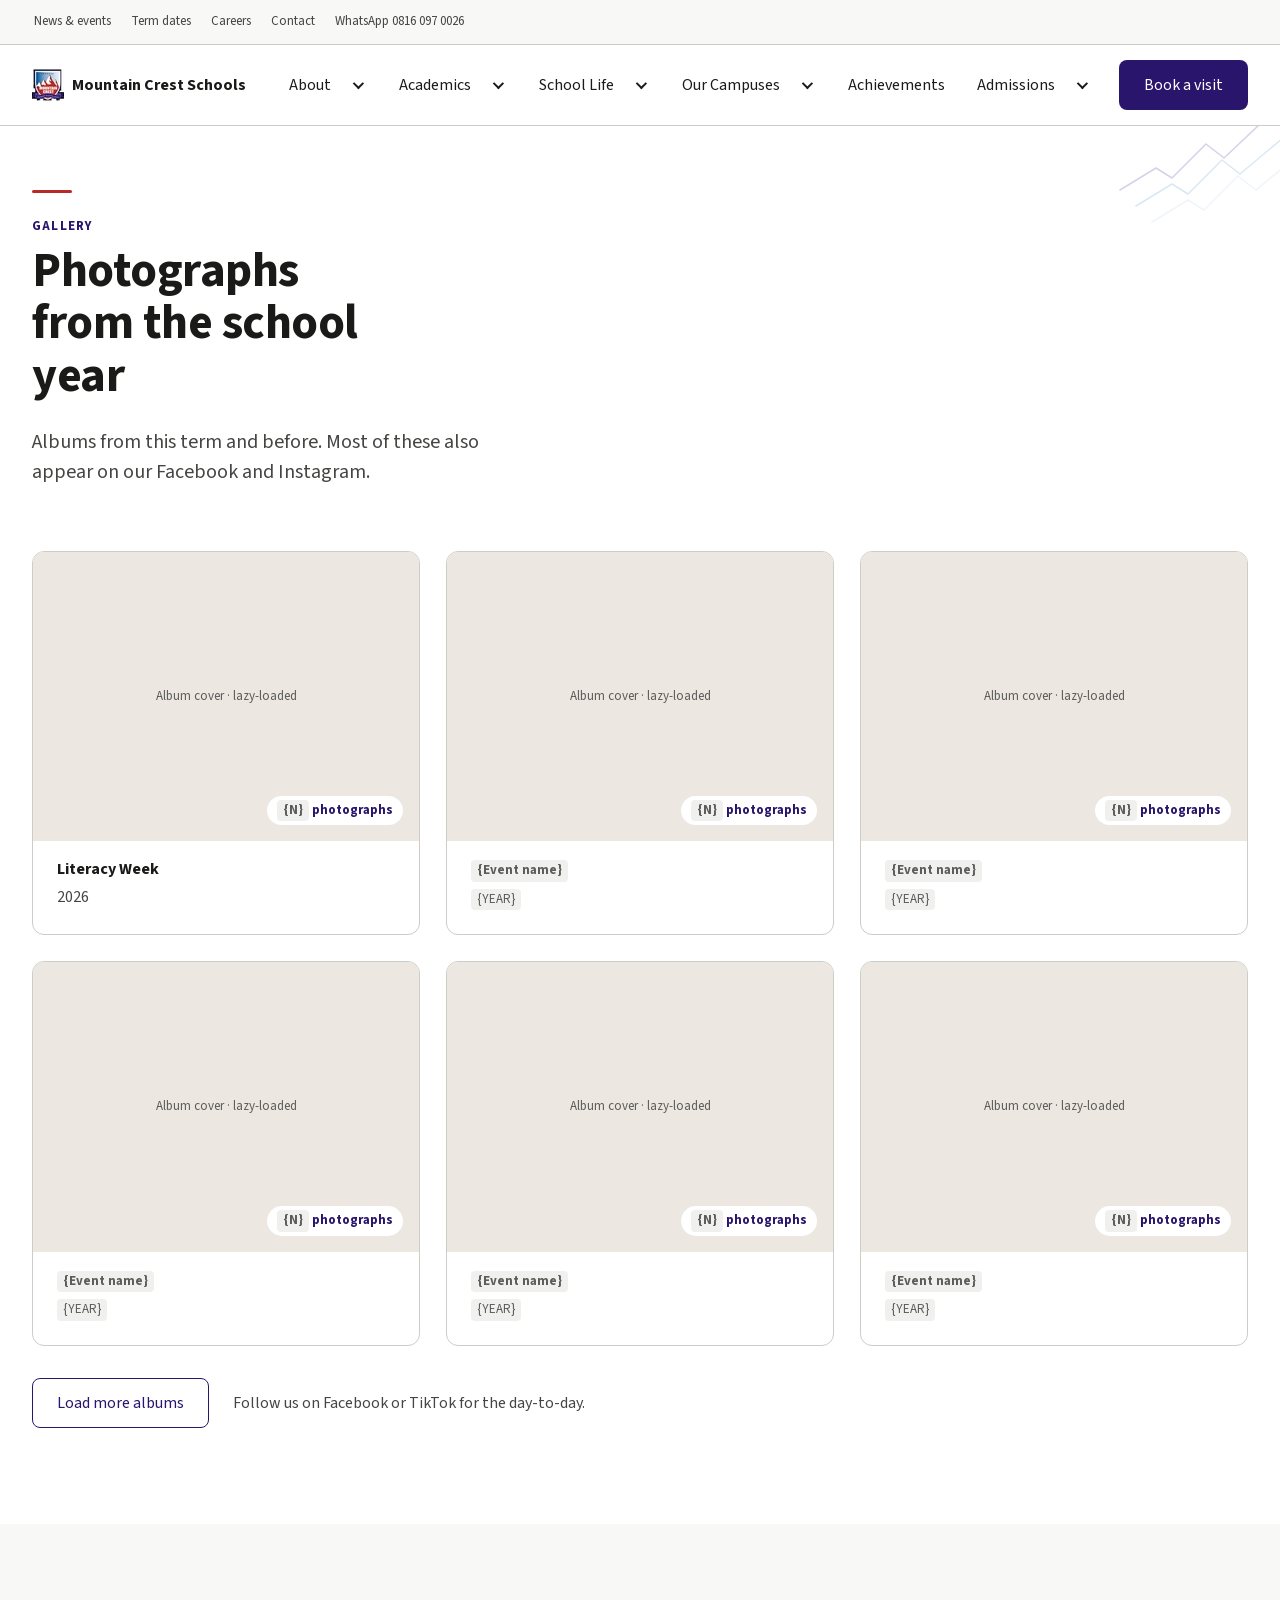
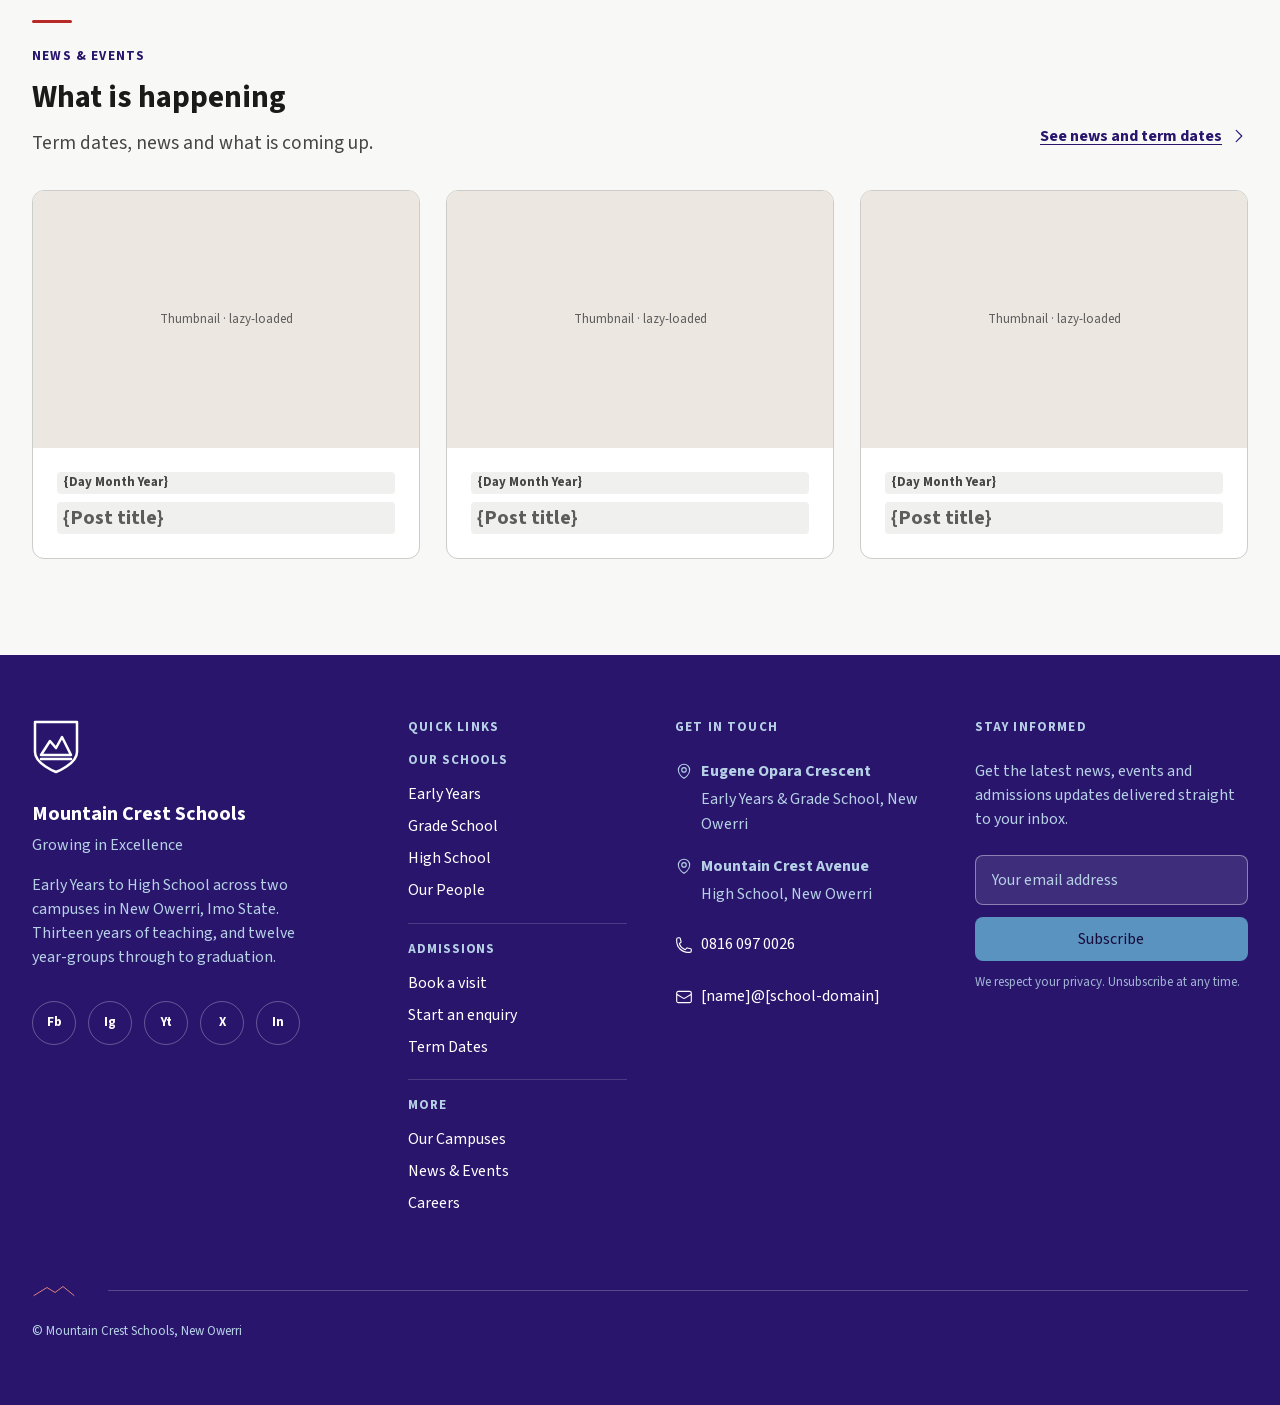
<file: gallery.html>
<!DOCTYPE html><html lang="en-NG"><head><meta charset="utf-8"><meta name="viewport" content="width=device-width,initial-scale=1"><title>Gallery | Mountain Crest Schools</title><meta name="description" content="Photographs from Mountain Crest Schools, New Owerri: graduation, Literacy Week, cultural days and ordinary afternoons, album by album."><link rel="preload" href="fonts/SourceSans3-subset.woff2" as="font" type="font/woff2" crossorigin><link rel="icon" href="img/favicon.ico" sizes="any"><link rel="icon" href="img/favicon.png" type="image/png"><link rel="stylesheet" href="css/style.css"></head><body class="p-gallery"><svg xmlns="http://www.w3.org/2000/svg" style="display:none" aria-hidden="true"><symbol id="i-academic-cap" viewBox="0 0 24 24"><path d="M4.26 10.147a60.438 60.438 0 0 0-.491 6.347A48.62 48.62 0 0 1 12 20.904a48.62 48.62 0 0 1 8.232-4.41 60.46 60.46 0 0 0-.491-6.347m-15.482 0a50.636 50.636 0 0 0-2.658-.813A59.906 59.906 0 0 1 12 3.493a59.903 59.903 0 0 1 10.399 5.84c-.896.248-1.783.52-2.658.814m-15.482 0A50.717 50.717 0 0 1 12 13.489a50.702 50.702 0 0 1 7.74-3.342M6.75 15a.75.75 0 1 0 0-1.5.75.75 0 0 0 0 1.5Zm0 0v-3.675A55.378 55.378 0 0 1 12 8.443m-7.007 11.55A5.981 5.981 0 0 0 6.75 15.75v-1.5"/></symbol><symbol id="i-building-library" viewBox="0 0 24 24"><path d="M12 21v-8.25M15.75 21v-8.25M8.25 21v-8.25M3 9l9-6 9 6m-1.5 12V10.332A48.36 48.36 0 0 0 12 9.75c-2.551 0-5.056.2-7.5.582V21M3 21h18M12 6.75h.008v.008H12V6.75Z"/></symbol><symbol id="i-users" viewBox="0 0 24 24"><path d="M15 19.128a9.38 9.38 0 0 0 2.625.372 9.337 9.337 0 0 0 4.121-.952 4.125 4.125 0 0 0-7.533-2.493M15 19.128v-.003c0-1.113-.285-2.16-.786-3.07M15 19.128v.106A12.318 12.318 0 0 1 8.624 21c-2.331 0-4.512-.645-6.374-1.766l-.001-.109a6.375 6.375 0 0 1 11.964-3.07M12 6.375a3.375 3.375 0 1 1-6.75 0 3.375 3.375 0 0 1 6.75 0Zm8.25 2.25a2.625 2.625 0 1 1-5.25 0 2.625 2.625 0 0 1 5.25 0Z"/></symbol><symbol id="i-trophy" viewBox="0 0 24 24"><path d="M16.5 18.75h-9m9 0a3 3 0 0 1 3 3h-15a3 3 0 0 1 3-3m9 0v-3.375c0-.621-.503-1.125-1.125-1.125h-.871M7.5 18.75v-3.375c0-.621.504-1.125 1.125-1.125h.872m5.007 0H9.497m5.007 0a7.454 7.454 0 0 1-.982-3.172M9.497 14.25a7.454 7.454 0 0 0 .981-3.172M5.25 4.236c-.982.143-1.954.317-2.916.52A6.003 6.003 0 0 0 7.73 9.728M5.25 4.236V4.5c0 2.108.966 3.99 2.48 5.228M5.25 4.236V2.721C7.456 2.41 9.71 2.25 12 2.25c2.291 0 4.545.16 6.75.47v1.516M7.73 9.728a6.726 6.726 0 0 0 2.748 1.35m8.272-6.842V4.5c0 2.108-.966 3.99-2.48 5.228m2.48-5.492a46.32 46.32 0 0 1 2.916.52 6.003 6.003 0 0 1-5.395 4.972m0 0a6.726 6.726 0 0 1-2.749 1.35m0 0a6.772 6.772 0 0 1-3.044 0"/></symbol><symbol id="i-sparkles" viewBox="0 0 24 24"><path d="M9.813 15.904 9 18.75l-.813-2.846a4.5 4.5 0 0 0-3.09-3.09L2.25 12l2.846-.813a4.5 4.5 0 0 0 3.09-3.09L9 5.25l.813 2.846a4.5 4.5 0 0 0 3.09 3.09L15.75 12l-2.846.813a4.5 4.5 0 0 0-3.09 3.09ZM18.259 8.715 18 9.75l-.259-1.035a3.375 3.375 0 0 0-2.455-2.456L14.25 6l1.036-.259a3.375 3.375 0 0 0 2.455-2.456L18 2.25l.259 1.035a3.375 3.375 0 0 0 2.456 2.456L21.75 6l-1.035.259a3.375 3.375 0 0 0-2.456 2.456ZM16.894 20.567 16.5 21.75l-.394-1.183a2.25 2.25 0 0 0-1.423-1.423L13.5 18.75l1.183-.394a2.25 2.25 0 0 0 1.423-1.423l.394-1.183.394 1.183a2.25 2.25 0 0 0 1.423 1.423l1.183.394-1.183.394a2.25 2.25 0 0 0-1.423 1.423Z"/></symbol><symbol id="i-heart" viewBox="0 0 24 24"><path d="M21 8.25c0-2.485-2.099-4.5-4.688-4.5-1.935 0-3.597 1.126-4.312 2.733-.715-1.607-2.377-2.733-4.313-2.733C5.1 3.75 3 5.765 3 8.25c0 7.22 9 12 9 12s9-4.78 9-12Z"/></symbol><symbol id="i-phone" viewBox="0 0 24 24"><path d="M2.25 6.75c0 8.284 6.716 15 15 15h2.25a2.25 2.25 0 0 0 2.25-2.25v-1.372c0-.516-.351-.966-.852-1.091l-4.423-1.106c-.44-.11-.902.055-1.173.417l-.97 1.293c-.282.376-.769.542-1.21.38a12.035 12.035 0 0 1-7.143-7.143c-.162-.441.004-.928.38-1.21l1.293-.97c.363-.271.527-.734.417-1.173L6.963 3.102a1.125 1.125 0 0 0-1.091-.852H4.5A2.25 2.25 0 0 0 2.25 4.5v2.25Z"/></symbol><symbol id="i-chat" viewBox="0 0 24 24"><path d="M20.25 8.511c.884.284 1.5 1.128 1.5 2.097v4.286c0 1.136-.847 2.1-1.98 2.193-.34.027-.68.052-1.02.072v3.091l-3-3c-1.354 0-2.694-.055-4.02-.163a2.115 2.115 0 0 1-.825-.242m9.345-8.334a2.126 2.126 0 0 0-.476-.095 48.64 48.64 0 0 0-8.048 0c-1.131.094-1.976 1.057-1.976 2.192v4.286c0 .837.46 1.58 1.155 1.951m9.345-8.334V6.637c0-1.621-1.152-3.026-2.76-3.235A48.455 48.455 0 0 0 11.25 3c-2.115 0-4.198.137-6.24.402-1.608.209-2.76 1.614-2.76 3.235v6.226c0 1.621 1.152 3.026 2.76 3.235.577.075 1.157.14 1.74.194V21l4.155-4.155"/></symbol><symbol id="i-envelope" viewBox="0 0 24 24"><path d="M21.75 6.75v10.5a2.25 2.25 0 0 1-2.25 2.25h-15a2.25 2.25 0 0 1-2.25-2.25V6.75m19.5 0A2.25 2.25 0 0 0 19.5 4.5h-15a2.25 2.25 0 0 0-2.25 2.25m19.5 0v.243a2.25 2.25 0 0 1-1.07 1.916l-7.5 4.615a2.25 2.25 0 0 1-2.36 0L3.32 8.91a2.25 2.25 0 0 1-1.07-1.916V6.75"/></symbol><symbol id="i-map-pin" viewBox="0 0 24 24"><path d="M15 10.5a3 3 0 1 1-6 0 3 3 0 0 1 6 0Z M19.5 10.5c0 7.142-7.5 11.25-7.5 11.25S4.5 17.642 4.5 10.5a7.5 7.5 0 1 1 15 0Z"/></symbol><symbol id="i-check-circle" viewBox="0 0 24 24"><path d="M9 12.75 11.25 15 15 9.75M21 12a9 9 0 1 1-18 0 9 9 0 0 1 18 0Z"/></symbol><symbol id="i-warning" viewBox="0 0 24 24"><path d="M12 9v3.75m-9.303 3.376c-.866 1.5.217 3.374 1.948 3.374h14.71c1.73 0 2.813-1.874 1.948-3.374L13.949 3.378c-.866-1.5-3.032-1.5-3.898 0L2.697 16.126ZM12 15.75h.007v.008H12v-.008Z"/></symbol><symbol id="i-error" viewBox="0 0 24 24"><path d="M12 9v3.75m9-.75a9 9 0 1 1-18 0 9 9 0 0 1 18 0Zm-9 3.75h.008v.008H12v-.008Z"/></symbol><symbol id="i-info" viewBox="0 0 24 24"><path d="m11.25 11.25.041-.02a.75.75 0 0 1 1.063.852l-.708 2.836a.75.75 0 0 0 1.063.853l.041-.021M21 12a9 9 0 1 1-18 0 9 9 0 0 1 18 0Zm-9-3.75h.008v.008H12V8.25Z"/></symbol><symbol id="i-chevron-down" viewBox="0 0 24 24"><path d="m19.5 8.25-7.5 7.5-7.5-7.5"/></symbol><symbol id="i-chevron-right" viewBox="0 0 24 24"><path d="m8.25 4.5 7.5 7.5-7.5 7.5"/></symbol><symbol id="i-menu" viewBox="0 0 24 24"><path d="M3.75 6.75h16.5M3.75 12h16.5m-16.5 5.25h16.5"/></symbol><symbol id="i-close" viewBox="0 0 24 24"><path d="M6 18 18 6M6 6l12 12"/></symbol><symbol id="i-external" viewBox="0 0 24 24"><path d="M13.5 6H5.25A2.25 2.25 0 0 0 3 8.25v10.5A2.25 2.25 0 0 0 5.25 21h10.5A2.25 2.25 0 0 0 18 18.75V10.5m-10.5 6L21 3m0 0h-5.25M21 3v5.25"/></symbol><symbol id="i-document" viewBox="0 0 24 24"><path d="M19.5 14.25v-2.625a3.375 3.375 0 0 0-3.375-3.375h-1.5A1.125 1.125 0 0 1 13.5 7.125v-1.5a3.375 3.375 0 0 0-3.375-3.375H8.25m0 12.75h7.5m-7.5 3H12M10.5 2.25H5.625c-.621 0-1.125.504-1.125 1.125v17.25c0 .621.504 1.125 1.125 1.125h12.75c.621 0 1.125-.504 1.125-1.125V11.25a9 9 0 0 0-9-9Z"/></symbol></svg><a class="skip" href="#main">Skip to main content</a><div class="util"><div class="wrap"><nav aria-label="Utility"><ul><li class="opt"><a href="news.html">News &amp; events</a></li><li class="opt"><a href="news.html#terms">Term dates</a></li><li class="opt"><a href="careers.html">Careers</a></li><li><a href="contact.html">Contact</a></li><li><a href="https://wa.me/2348160970026">WhatsApp 0816 097 0026</a></li></ul></nav></div></div><header class="hdr"><div class="wrap hdr__in"><a class="logo" href="index.html"><picture><source type="image/webp" srcset="img/crest-32.webp 1x, img/crest-64.webp 2x"><img src="img/crest-32.png" srcset="img/crest-32.png 1x, img/crest-64.png 2x" width="32" height="32" alt="" aria-hidden="true" decoding="async"></picture><span class="logo__name">Mountain Crest Schools</span><span class="vh">Mountain Crest School, home</span></a><nav class="nav" aria-label="Main"><ul><li class="nav__i"><a href="about.html">About</a><details class="dd"><summary class="dd__t" aria-label="About submenu"></summary><ul><li><a href="about.html">About overview</a></li><li><a href="about.html">Our story</a></li><li><a href="about.html">Our people</a></li><li><a href="about.html">Values &amp; ethos</a></li><li><a href="about.html">By the numbers</a></li></ul></details></li><li class="nav__i"><a href="academics.html">Academics</a><details class="dd"><summary class="dd__t" aria-label="Academics submenu"></summary><ul><li><a href="academics.html">Academics overview</a></li><li><a href="academics.html">Early Years</a></li><li><a href="academics.html">Grade School</a></li><li><a href="academics.html">High School</a></li><li><a href="academics.html">Curriculum &amp; exams</a></li><li><a href="academics.html">Beyond the classroom</a></li></ul></details></li><li class="nav__i"><a href="school-life.html">School Life</a><details class="dd"><summary class="dd__t" aria-label="School Life submenu"></summary><ul><li><a href="school-life.html">School Life overview</a></li><li><a href="school-life.html">A day in the life</a></li><li><a href="school-life.html">Facilities</a></li></ul></details></li><li class="nav__i"><a href="campuses.html">Our Campuses</a><details class="dd"><summary class="dd__t" aria-label="Our Campuses submenu"></summary><ul><li><a href="campuses.html">Our Campuses overview</a></li><li><a href="campuses.html">Which campus is my child's?</a></li><li><a href="campuses.html">Locations &amp; directions</a></li></ul></details></li><li><a href="achievements.html">Achievements</a></li><li class="nav__i"><a href="admissions.html">Admissions</a><details class="dd"><summary class="dd__t" aria-label="Admissions submenu"></summary><ul><li><a href="admissions.html">Admissions overview</a></li><li><a href="admissions.html">How to apply</a></li><li><a href="admissions.html">Fees</a></li><li><a href="admissions.html">Book a visit</a></li><li><a href="admissions.html">Questions parents ask</a></li></ul></details></li></ul></nav><a class="btn btn--fill" href="admissions.html#visit">Book a visit</a><details class="menu"><summary aria-label="Open menu"><span aria-hidden="true">☰</span> Menu</summary><div><nav aria-label="Main"><ul class="mnav"><li class="mnav__i"><a href="about.html">About</a><details class="mdd"><summary class="mdd__t" aria-label="About submenu"></summary><ul><li><a href="about.html">About overview</a></li><li><a href="about.html">Our story</a></li><li><a href="about.html">Our people</a></li><li><a href="about.html">Values &amp; ethos</a></li><li><a href="about.html">By the numbers</a></li></ul></details></li><li class="mnav__i"><a href="academics.html">Academics</a><details class="mdd"><summary class="mdd__t" aria-label="Academics submenu"></summary><ul><li><a href="academics.html">Academics overview</a></li><li><a href="academics.html">Early Years</a></li><li><a href="academics.html">Grade School</a></li><li><a href="academics.html">High School</a></li><li><a href="academics.html">Curriculum &amp; exams</a></li><li><a href="academics.html">Beyond the classroom</a></li></ul></details></li><li class="mnav__i"><a href="school-life.html">School Life</a><details class="mdd"><summary class="mdd__t" aria-label="School Life submenu"></summary><ul><li><a href="school-life.html">School Life overview</a></li><li><a href="school-life.html">A day in the life</a></li><li><a href="school-life.html">Facilities</a></li></ul></details></li><li class="mnav__i"><a href="campuses.html">Our Campuses</a><details class="mdd"><summary class="mdd__t" aria-label="Our Campuses submenu"></summary><ul><li><a href="campuses.html">Our Campuses overview</a></li><li><a href="campuses.html">Which campus is my child's?</a></li><li><a href="campuses.html">Locations &amp; directions</a></li></ul></details></li><li><a href="achievements.html">Achievements</a></li><li class="mnav__i"><a href="admissions.html">Admissions</a><details class="mdd"><summary class="mdd__t" aria-label="Admissions submenu"></summary><ul><li><a href="admissions.html">Admissions overview</a></li><li><a href="admissions.html">How to apply</a></li><li><a href="admissions.html">Fees</a></li><li><a href="admissions.html">Book a visit</a></li><li><a href="admissions.html">Questions parents ask</a></li></ul></details></li></ul></nav><nav aria-label="Utility"><ul class="mnav"><li><a href="news.html">News &amp; events</a></li><li><a href="news.html#terms">Term dates</a></li><li><a href="careers.html">Careers</a></li></ul></nav></div></details></div></header><main id="main" tabindex="-1"><section class="sec ghero" id="top"><div class="wrap"><p class="rule" aria-hidden="true"></p><p class="kicker">Gallery</p><h1>Photographs from the school year</h1><p class="ghero__lead">Albums from this term and before. Most of these also appear on our Facebook and Instagram.</p><h2 class="vh">The albums</h2><ul class="albums3"><li class="album"><a class="album__a" href="#"><span class="alb__pic"><div class="ph " role="img" aria-label="Photographs from Literacy Week, 2026."><span class="ph__t">Album cover &middot; lazy-loaded</span></div><span class="alb__pill"><span class="tok">{N}</span> photographs</span></span><span class="album__b"><span class="album__n">Literacy Week</span><span class="album__y">2026</span></span></a></li><li class="album"><a class="album__a" href="#"><span class="alb__pic"><div class="ph " role="img" aria-label="Photographs from {EVENT}, {YEAR}."><span class="ph__t">Album cover &middot; lazy-loaded</span></div><span class="alb__pill"><span class="tok">{N}</span> photographs</span></span><span class="album__b"><span class="album__n"><span class="tok">{Event name}</span></span><span class="album__y"><span class="tok">{YEAR}</span></span></span></a></li><li class="album"><a class="album__a" href="#"><span class="alb__pic"><div class="ph " role="img" aria-label="Photographs from {EVENT}, {YEAR}."><span class="ph__t">Album cover &middot; lazy-loaded</span></div><span class="alb__pill"><span class="tok">{N}</span> photographs</span></span><span class="album__b"><span class="album__n"><span class="tok">{Event name}</span></span><span class="album__y"><span class="tok">{YEAR}</span></span></span></a></li><li class="album"><a class="album__a" href="#"><span class="alb__pic"><div class="ph " role="img" aria-label="Photographs from {EVENT}, {YEAR}."><span class="ph__t">Album cover &middot; lazy-loaded</span></div><span class="alb__pill"><span class="tok">{N}</span> photographs</span></span><span class="album__b"><span class="album__n"><span class="tok">{Event name}</span></span><span class="album__y"><span class="tok">{YEAR}</span></span></span></a></li><li class="album"><a class="album__a" href="#"><span class="alb__pic"><div class="ph " role="img" aria-label="Photographs from {EVENT}, {YEAR}."><span class="ph__t">Album cover &middot; lazy-loaded</span></div><span class="alb__pill"><span class="tok">{N}</span> photographs</span></span><span class="album__b"><span class="album__n"><span class="tok">{Event name}</span></span><span class="album__y"><span class="tok">{YEAR}</span></span></span></a></li><li class="album"><a class="album__a" href="#"><span class="alb__pic"><div class="ph " role="img" aria-label="Photographs from {EVENT}, {YEAR}."><span class="ph__t">Album cover &middot; lazy-loaded</span></div><span class="alb__pill"><span class="tok">{N}</span> photographs</span></span><span class="album__b"><span class="album__n"><span class="tok">{Event name}</span></span><span class="album__y"><span class="tok">{YEAR}</span></span></span></a></li></ul><p class="empty" hidden>Photographs are on the way. In the meantime, there is <a href="news.html">news from this term</a>.</p><div class="albums__after"><button class="btn btn--out" type="button">Load more albums</button><p>Follow us on Facebook or TikTok for the day-to-day.</p></div></div></section><section class="sec sec--alt" id="news"><div class="wrap"><div class="sec__head sec__head--row"><div><p class="rule" aria-hidden="true"></p><p class="kicker">News &amp; events</p><h2>What is happening</h2><p class="sec__lead">Term dates, news and what is coming up.</p></div><a class="lnk" href="news.html">See news and term dates<svg class="ico ico--sm" aria-hidden="true" focusable="false"><use href="#i-chevron-right"/></svg></a></div><ul class="gposts"><li class="album gpost"><a class="album__a" href="news.html"><div class="ph " role="img" aria-label="Photograph from the post: {Post title}."><span class="ph__t">Thumbnail &middot; lazy-loaded</span></div><span class="gpost__b"><span class="gpost__d tok">{Day Month Year}</span><span class="gpost__t tok">{Post title}</span></span></a></li><li class="album gpost"><a class="album__a" href="news.html"><div class="ph " role="img" aria-label="Photograph from the post: {Post title}."><span class="ph__t">Thumbnail &middot; lazy-loaded</span></div><span class="gpost__b"><span class="gpost__d tok">{Day Month Year}</span><span class="gpost__t tok">{Post title}</span></span></a></li><li class="album gpost"><a class="album__a" href="news.html"><div class="ph " role="img" aria-label="Photograph from the post: {Post title}."><span class="ph__t">Thumbnail &middot; lazy-loaded</span></div><span class="gpost__b"><span class="gpost__d tok">{Day Month Year}</span><span class="gpost__t tok">{Post title}</span></span></a></li></ul></div></section></main><footer class="ftr"><div class="wrap"><div class="ftr__grid"><div class="ftr__brand"><svg class="crest" viewBox="0 0 48 56" aria-hidden="true" focusable="false"><path class="crest__s" d="M3 3h42v30c0 12-21 20-21 20S3 45 3 33Z"/><path class="crest__m" d="M9 36 L18 22 L24 29 L30 18 L39 36Z"/><path class="crest__b" d="M9 40h30"/></svg><p class="ftr__name">Mountain Crest Schools</p><p class="ftr__tag">Growing in Excellence</p><p class="ftr__about">Early Years to High School across two campuses in New Owerri, Imo State. Thirteen years of teaching, and twelve year-groups through to graduation.</p><!-- SOCIAL MARKS: each button is final except the glyph. The platform logos are trademarks and are not redrawn here. Paste the official SVG path from each platform's brand resources in place of the two-letter span, keeping the .vh label. Delete any account the school does not have. --><ul class="socials"><li><a class="soc" href="https://www.facebook.com/" target="_blank" rel="noopener"><span aria-hidden="true">Fb</span><span class="vh">Mountain Crest Schools on Facebook</span></a></li><li><a class="soc" href="https://www.instagram.com/" target="_blank" rel="noopener"><span aria-hidden="true">Ig</span><span class="vh">Mountain Crest Schools on Instagram</span></a></li><li><a class="soc" href="https://www.youtube.com/" target="_blank" rel="noopener"><span aria-hidden="true">Yt</span><span class="vh">Mountain Crest Schools on YouTube</span></a></li><li><a class="soc" href="https://x.com/" target="_blank" rel="noopener"><span aria-hidden="true">X</span><span class="vh">Mountain Crest Schools on X</span></a></li><li><a class="soc" href="https://www.linkedin.com/" target="_blank" rel="noopener"><span aria-hidden="true">In</span><span class="vh">Mountain Crest Schools on LinkedIn</span></a></li></ul></div><nav class="ftr__col ftr__col--links" aria-label="Quick links"><h2>Quick links</h2><div class="ftr__grp"><p class="ftr__glabel">Our schools</p><ul><li><a href="early-years.html">Early Years</a></li><li><a href="grade-school.html">Grade School</a></li><li><a href="high-school.html">High School</a></li><li><a href="people.html">Our People</a></li></ul></div><div class="ftr__grp ftr__grp--div"><p class="ftr__glabel">Admissions</p><ul><li><a href="admissions.html#visit">Book a visit</a></li><li><a href="admissions.html#enquiry">Start an enquiry</a></li><li><a href="admissions.html#terms">Term Dates</a></li></ul></div><div class="ftr__grp ftr__grp--div"><p class="ftr__glabel">More</p><ul><li><a href="campuses.html">Our Campuses</a></li><li><a href="news.html">News &amp; Events</a></li><li><a href="careers.html">Careers</a></li></ul></div></nav><div class="ftr__col"><h2>Get in touch</h2><address class="ftr__addr"><p class="ftr__loc"><svg class="ico ico--sm" aria-hidden="true" focusable="false"><use href="#i-map-pin"/></svg><span><span class="ftr__place">Eugene Opara Crescent</span><span class="ftr__sub">Early Years &amp; Grade School, New Owerri</span></span></p><p class="ftr__loc"><svg class="ico ico--sm" aria-hidden="true" focusable="false"><use href="#i-map-pin"/></svg><span><span class="ftr__place">Mountain Crest Avenue</span><span class="ftr__sub">High School, New Owerri</span></span></p><p class="ftr__ct"><a href="tel:+2348160970026"><svg class="ico ico--sm" aria-hidden="true" focusable="false"><use href="#i-phone"/></svg><span>0816 097 0026</span></a></p><p class="ftr__ct"><a href="mailto:hello@mountaincrest.example"><svg class="ico ico--sm" aria-hidden="true" focusable="false"><use href="#i-envelope"/></svg><span>[name]@[school-domain]</span></a></p></address></div><div class="ftr__col"><h2>Stay informed</h2><p class="ftr__nlp">Get the latest news, events and admissions updates delivered straight to your inbox.</p><form class="nl" action="#" method="post"><label class="vh" for="nl-email">Your email address</label><input class="nl__in" id="nl-email" name="email" type="email" autocomplete="email" placeholder="Your email address" required><button class="nl__btn" type="submit">Subscribe</button></form><p class="ftr__fine">We respect your privacy. Unsubscribe at any time.</p></div></div><div class="ftr__end"><svg class="crestline crestline--sm" viewBox="0 0 120 26" aria-hidden="true" focusable="false"><path d="M4 22 L30 6 L46 16 L62 4 L84 22"/></svg><span class="ftr__rule"></span></div><p class="ftr__cp">&copy; Mountain Crest Schools, New Owerri</p></div></footer><script>/* Nav disclosure behaviour. Item 11 Primary Nav already required: at bp-lg opening one closes another, and Escape closes and returns focus to the trigger. Both were implemented for the mobile menu only. Click-outside and focus-out were not specified at all and are added here. All of it is enhancement: without JavaScript each details still opens and closes on its own summary, which is the no-JS floor sub-step 5 required. */function navOpen(){return document.querySelectorAll('.nav details[open],.menu .mnav details[open],.menu[open]')}function cl(el){return el&&el.closest?el:null}document.addEventListener('toggle',function(e){var d=e.target;if(!d.open||!d.matches||!d.matches('.nav details,.menu .mnav details,.menu'))return;navOpen().forEach(function(o){if(o!==d&&!o.contains(d)&&!d.contains(o))o.open=false})},true);document.addEventListener('pointerdown',function(e){navOpen().forEach(function(d){if(!d.contains(e.target))d.open=false})});document.addEventListener('keydown',function(e){if(e.key!=='Escape')return;var t=cl(e.target)&&e.target.closest('details[open]');var d=t||document.querySelector('.menu[open],.nav details[open]');if(!d)return;d.open=false;var s=d.querySelector('summary');if(s)s.focus()});document.addEventListener('focusout',function(e){var d=cl(e.target)&&e.target.closest('.nav details[open]');if(d&&!d.contains(e.relatedTarget))d.open=false});document.addEventListener('click',function(e){var a=cl(e.target)&&e.target.closest('.menu a');if(!a)return;var m=document.querySelector('.menu[open]');if(m)m.open=false});var ids=[].map.call(document.querySelectorAll('main [id]'),function(s){return s});var links=document.querySelectorAll('.snav a');if(ids.length&&links.length&&'IntersectionObserver' in window){var io=new IntersectionObserver(function(es){es.forEach(function(en){if(!en.isIntersecting)return;links.forEach(function(a){a.toggleAttribute('aria-current',a.getAttribute('href')==='#'+en.target.id)})})},{rootMargin:'-140px 0px -60% 0px'});ids.forEach(function(s){io.observe(s)})}document.querySelectorAll('form[data-demo]').forEach(function(f){f.addEventListener('submit',function(e){e.preventDefault();var b=f.querySelector('button[type=submit]');b.textContent=f.dataset.loading;b.disabled=true;setTimeout(function(){f.innerHTML=f.dataset.ok;f.querySelector('h3').focus()},900)})});</script></body></html>
</file>
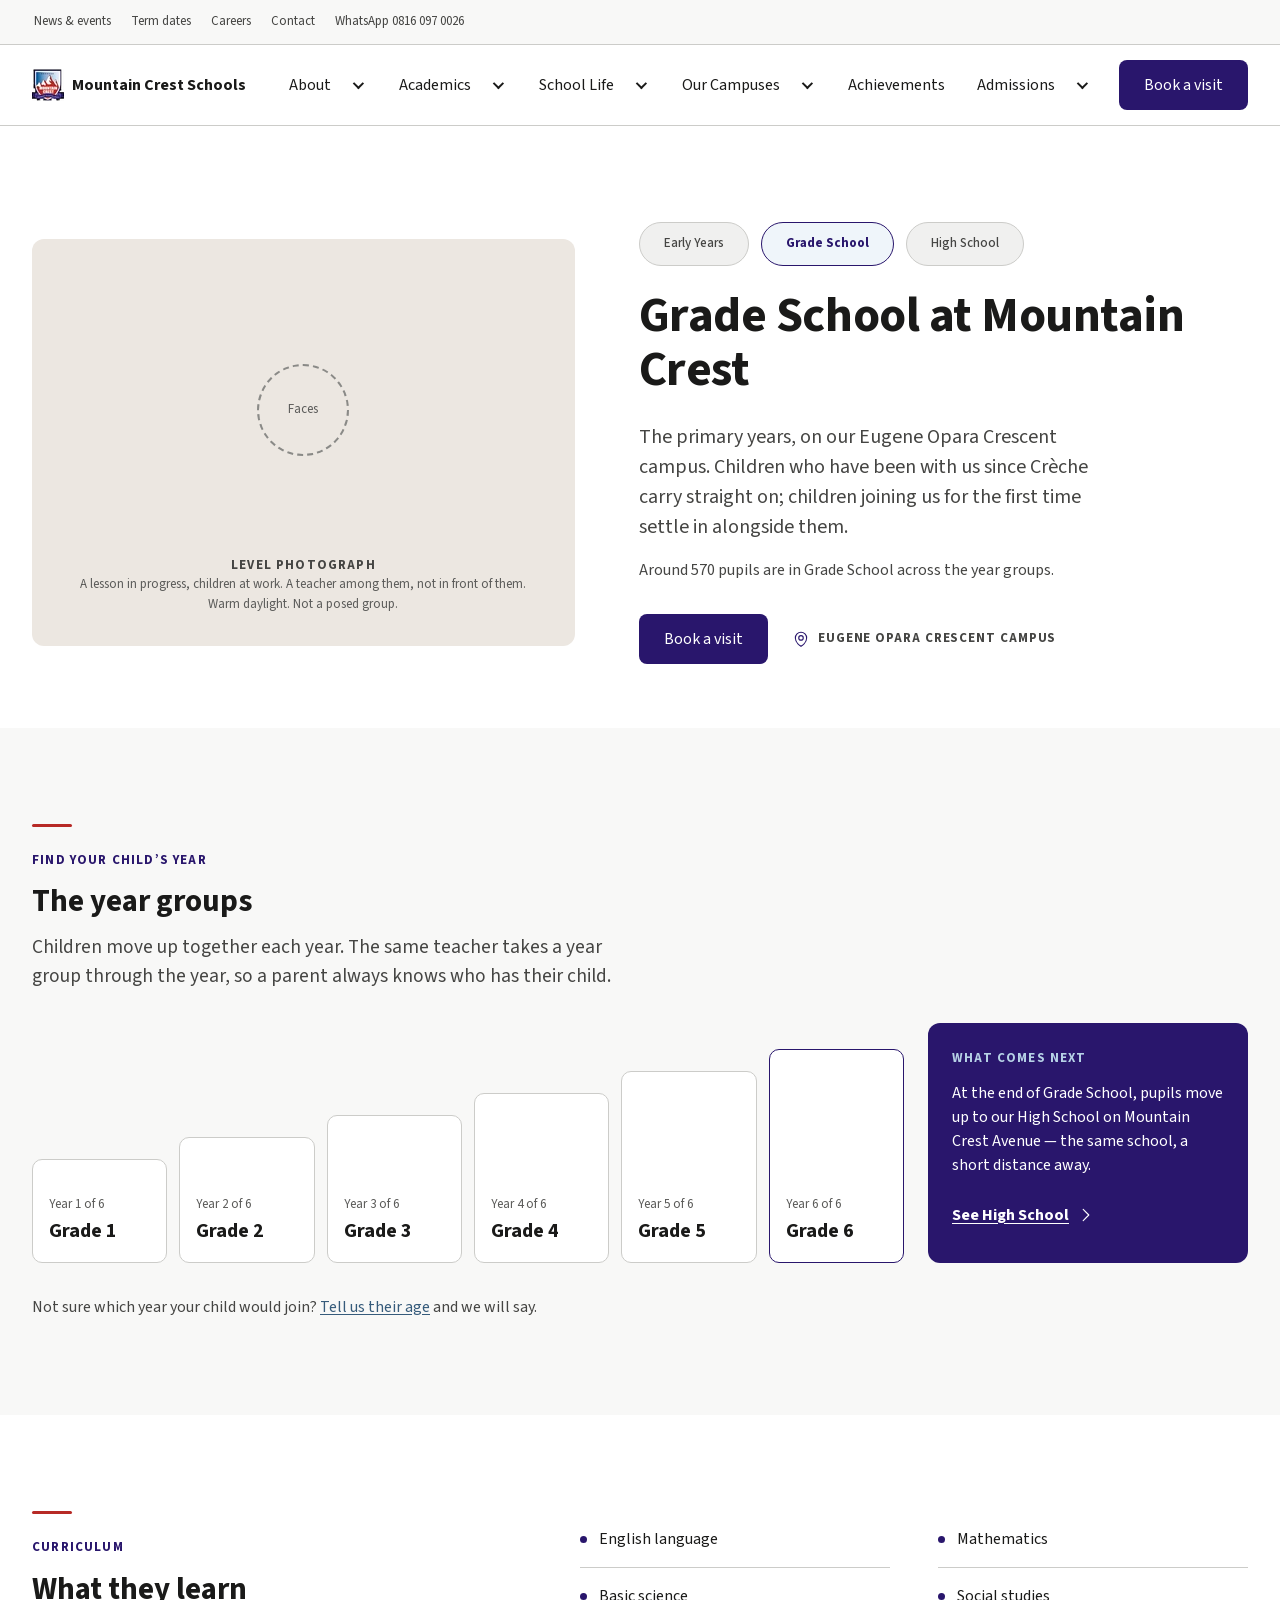
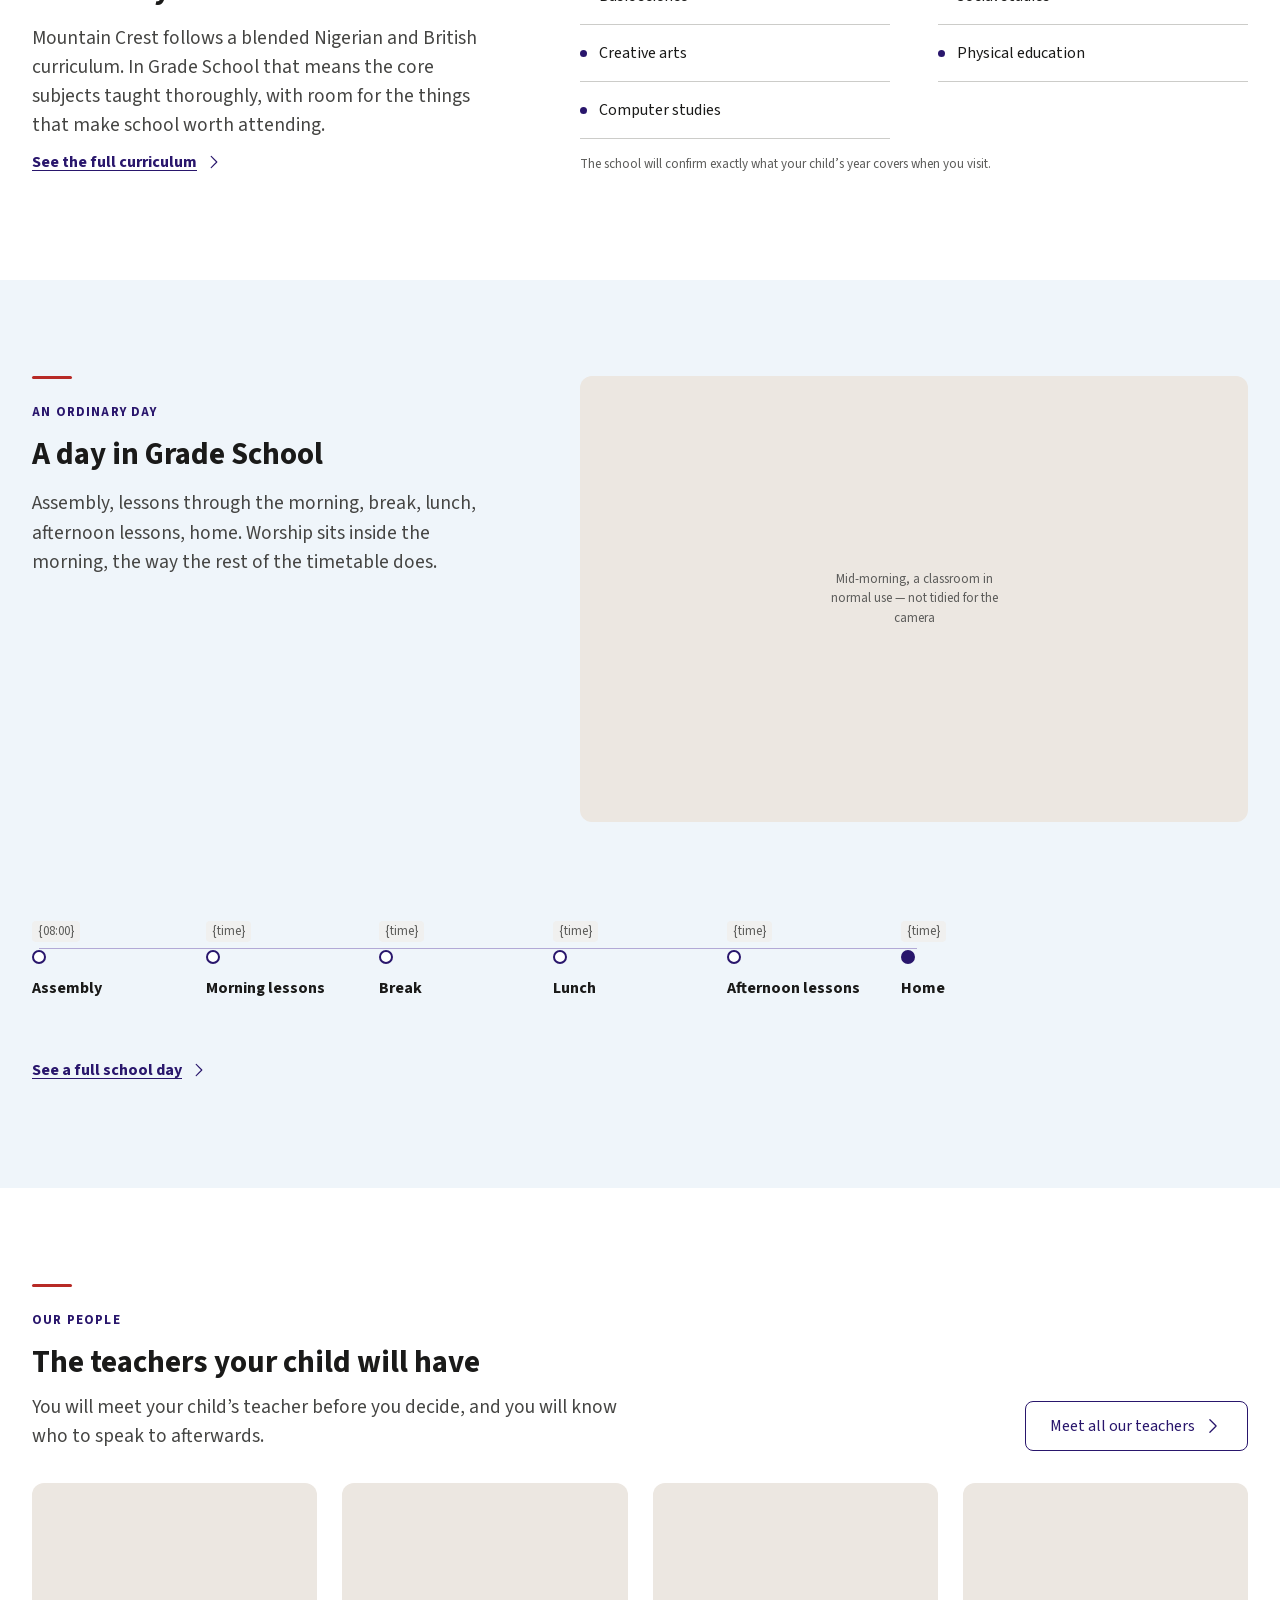
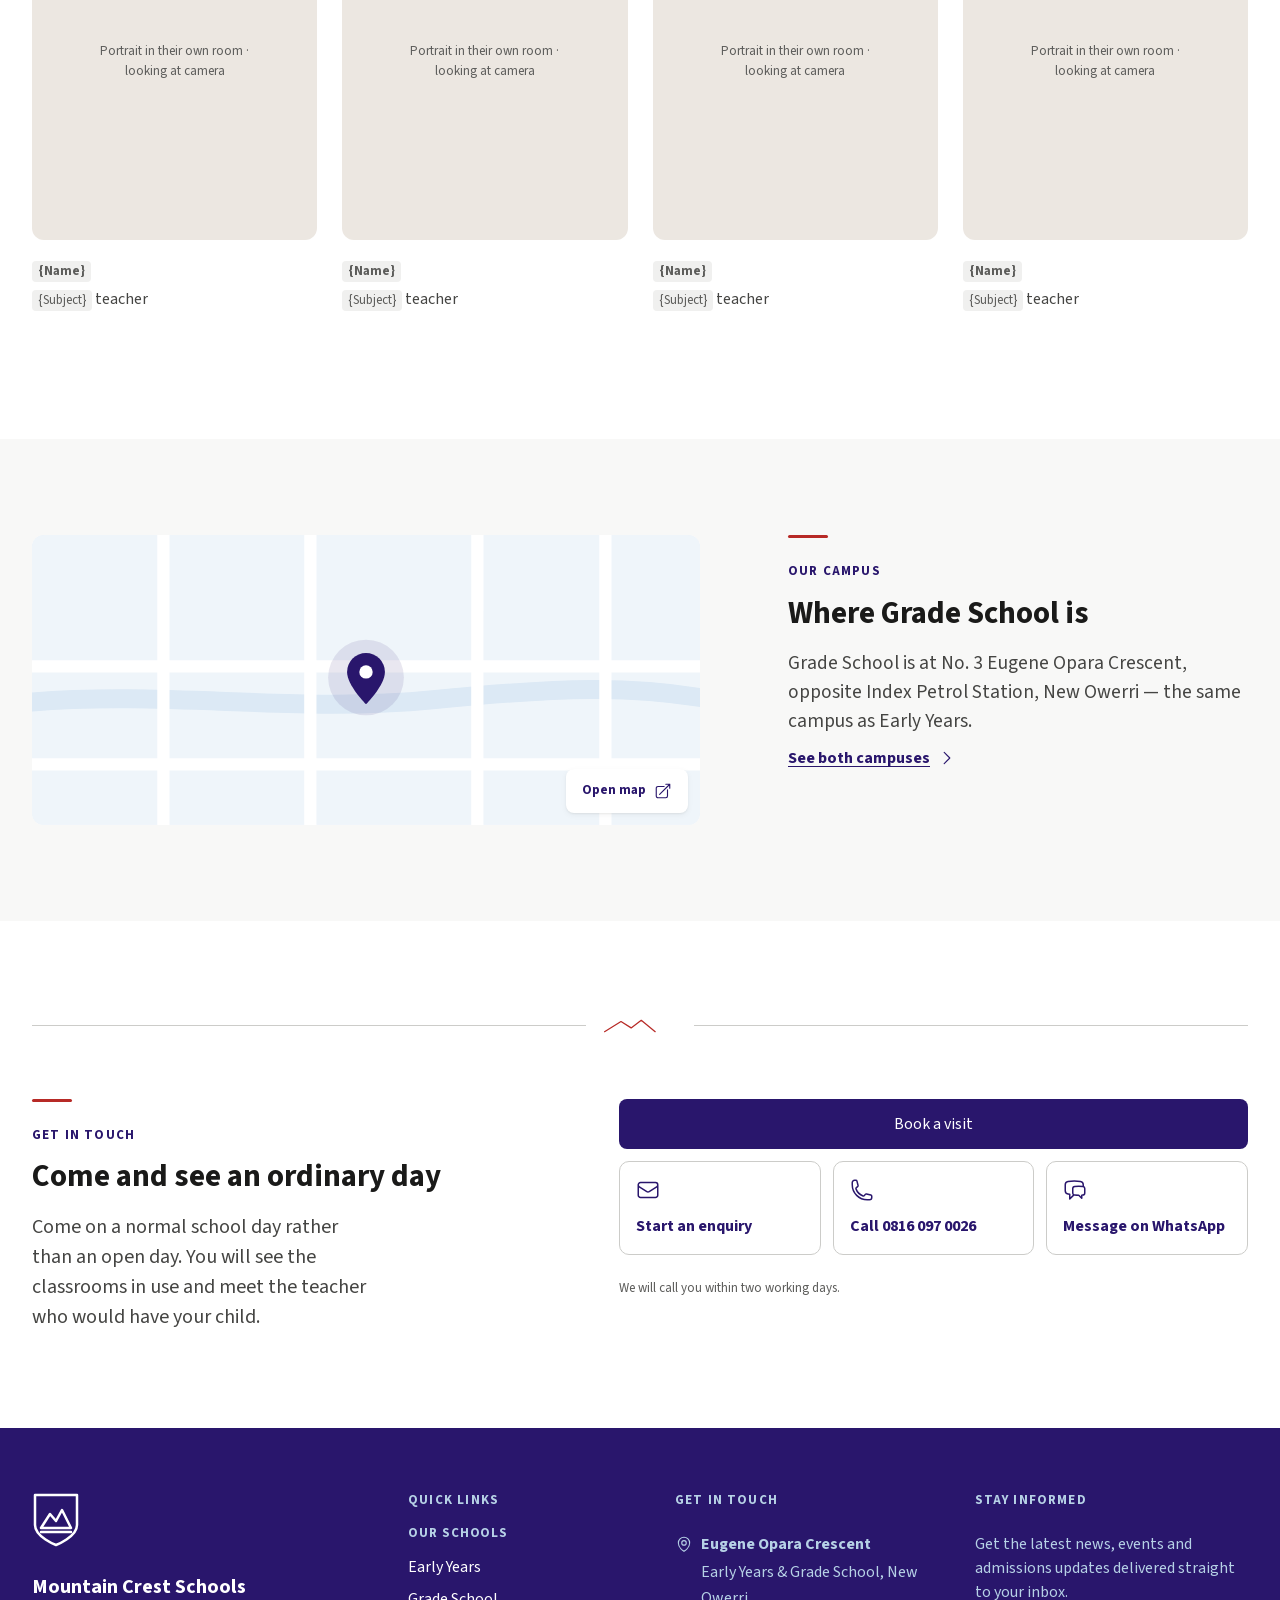
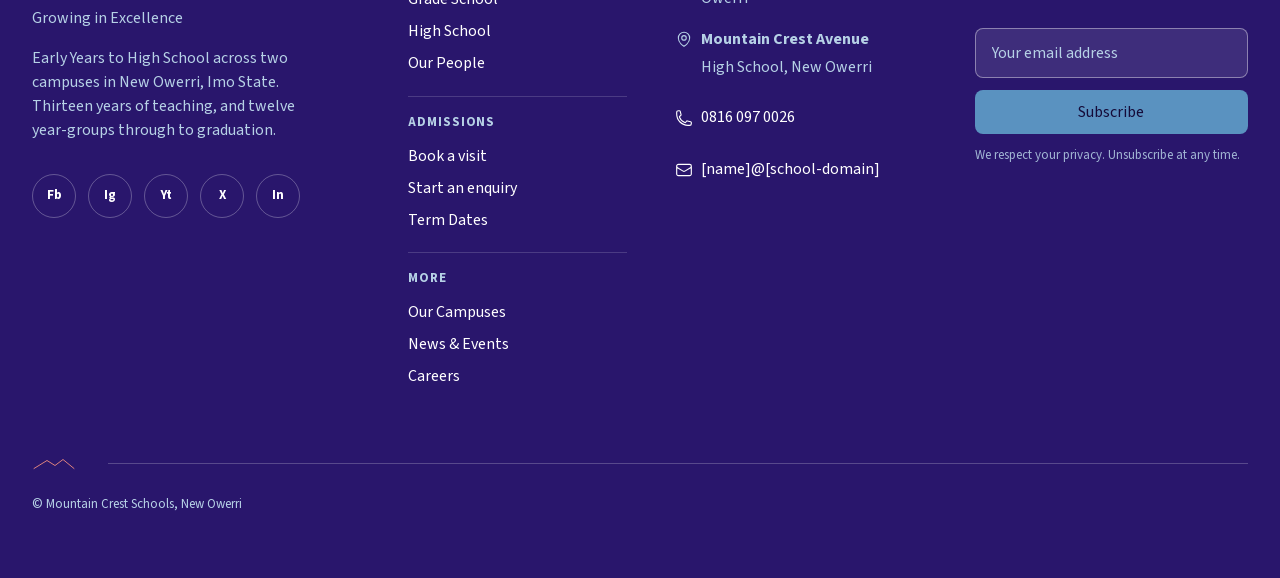
<file: grade-school.html>
<!DOCTYPE html><html lang="en-NG"><head><meta charset="utf-8"><meta name="viewport" content="width=device-width,initial-scale=1"><title>Grade School | Mountain Crest Schools, New Owerri</title><meta name="description" content="Grade School at Mountain Crest, New Owerri: the primary years on our Eugene Opara Crescent campus, with a blended Nigerian and British curriculum."><link rel="preload" href="fonts/SourceSans3-subset.woff2" as="font" type="font/woff2" crossorigin><link rel="icon" href="img/favicon.ico" sizes="any"><link rel="icon" href="img/favicon.png" type="image/png"><link rel="stylesheet" href="css/style.css"></head><body class="p-grade-school"><svg xmlns="http://www.w3.org/2000/svg" style="display:none" aria-hidden="true"><symbol id="i-academic-cap" viewBox="0 0 24 24"><path d="M4.26 10.147a60.438 60.438 0 0 0-.491 6.347A48.62 48.62 0 0 1 12 20.904a48.62 48.62 0 0 1 8.232-4.41 60.46 60.46 0 0 0-.491-6.347m-15.482 0a50.636 50.636 0 0 0-2.658-.813A59.906 59.906 0 0 1 12 3.493a59.903 59.903 0 0 1 10.399 5.84c-.896.248-1.783.52-2.658.814m-15.482 0A50.717 50.717 0 0 1 12 13.489a50.702 50.702 0 0 1 7.74-3.342M6.75 15a.75.75 0 1 0 0-1.5.75.75 0 0 0 0 1.5Zm0 0v-3.675A55.378 55.378 0 0 1 12 8.443m-7.007 11.55A5.981 5.981 0 0 0 6.75 15.75v-1.5"/></symbol><symbol id="i-building-library" viewBox="0 0 24 24"><path d="M12 21v-8.25M15.75 21v-8.25M8.25 21v-8.25M3 9l9-6 9 6m-1.5 12V10.332A48.36 48.36 0 0 0 12 9.75c-2.551 0-5.056.2-7.5.582V21M3 21h18M12 6.75h.008v.008H12V6.75Z"/></symbol><symbol id="i-users" viewBox="0 0 24 24"><path d="M15 19.128a9.38 9.38 0 0 0 2.625.372 9.337 9.337 0 0 0 4.121-.952 4.125 4.125 0 0 0-7.533-2.493M15 19.128v-.003c0-1.113-.285-2.16-.786-3.07M15 19.128v.106A12.318 12.318 0 0 1 8.624 21c-2.331 0-4.512-.645-6.374-1.766l-.001-.109a6.375 6.375 0 0 1 11.964-3.07M12 6.375a3.375 3.375 0 1 1-6.75 0 3.375 3.375 0 0 1 6.75 0Zm8.25 2.25a2.625 2.625 0 1 1-5.25 0 2.625 2.625 0 0 1 5.25 0Z"/></symbol><symbol id="i-trophy" viewBox="0 0 24 24"><path d="M16.5 18.75h-9m9 0a3 3 0 0 1 3 3h-15a3 3 0 0 1 3-3m9 0v-3.375c0-.621-.503-1.125-1.125-1.125h-.871M7.5 18.75v-3.375c0-.621.504-1.125 1.125-1.125h.872m5.007 0H9.497m5.007 0a7.454 7.454 0 0 1-.982-3.172M9.497 14.25a7.454 7.454 0 0 0 .981-3.172M5.25 4.236c-.982.143-1.954.317-2.916.52A6.003 6.003 0 0 0 7.73 9.728M5.25 4.236V4.5c0 2.108.966 3.99 2.48 5.228M5.25 4.236V2.721C7.456 2.41 9.71 2.25 12 2.25c2.291 0 4.545.16 6.75.47v1.516M7.73 9.728a6.726 6.726 0 0 0 2.748 1.35m8.272-6.842V4.5c0 2.108-.966 3.99-2.48 5.228m2.48-5.492a46.32 46.32 0 0 1 2.916.52 6.003 6.003 0 0 1-5.395 4.972m0 0a6.726 6.726 0 0 1-2.749 1.35m0 0a6.772 6.772 0 0 1-3.044 0"/></symbol><symbol id="i-sparkles" viewBox="0 0 24 24"><path d="M9.813 15.904 9 18.75l-.813-2.846a4.5 4.5 0 0 0-3.09-3.09L2.25 12l2.846-.813a4.5 4.5 0 0 0 3.09-3.09L9 5.25l.813 2.846a4.5 4.5 0 0 0 3.09 3.09L15.75 12l-2.846.813a4.5 4.5 0 0 0-3.09 3.09ZM18.259 8.715 18 9.75l-.259-1.035a3.375 3.375 0 0 0-2.455-2.456L14.25 6l1.036-.259a3.375 3.375 0 0 0 2.455-2.456L18 2.25l.259 1.035a3.375 3.375 0 0 0 2.456 2.456L21.75 6l-1.035.259a3.375 3.375 0 0 0-2.456 2.456ZM16.894 20.567 16.5 21.75l-.394-1.183a2.25 2.25 0 0 0-1.423-1.423L13.5 18.75l1.183-.394a2.25 2.25 0 0 0 1.423-1.423l.394-1.183.394 1.183a2.25 2.25 0 0 0 1.423 1.423l1.183.394-1.183.394a2.25 2.25 0 0 0-1.423 1.423Z"/></symbol><symbol id="i-heart" viewBox="0 0 24 24"><path d="M21 8.25c0-2.485-2.099-4.5-4.688-4.5-1.935 0-3.597 1.126-4.312 2.733-.715-1.607-2.377-2.733-4.313-2.733C5.1 3.75 3 5.765 3 8.25c0 7.22 9 12 9 12s9-4.78 9-12Z"/></symbol><symbol id="i-phone" viewBox="0 0 24 24"><path d="M2.25 6.75c0 8.284 6.716 15 15 15h2.25a2.25 2.25 0 0 0 2.25-2.25v-1.372c0-.516-.351-.966-.852-1.091l-4.423-1.106c-.44-.11-.902.055-1.173.417l-.97 1.293c-.282.376-.769.542-1.21.38a12.035 12.035 0 0 1-7.143-7.143c-.162-.441.004-.928.38-1.21l1.293-.97c.363-.271.527-.734.417-1.173L6.963 3.102a1.125 1.125 0 0 0-1.091-.852H4.5A2.25 2.25 0 0 0 2.25 4.5v2.25Z"/></symbol><symbol id="i-chat" viewBox="0 0 24 24"><path d="M20.25 8.511c.884.284 1.5 1.128 1.5 2.097v4.286c0 1.136-.847 2.1-1.98 2.193-.34.027-.68.052-1.02.072v3.091l-3-3c-1.354 0-2.694-.055-4.02-.163a2.115 2.115 0 0 1-.825-.242m9.345-8.334a2.126 2.126 0 0 0-.476-.095 48.64 48.64 0 0 0-8.048 0c-1.131.094-1.976 1.057-1.976 2.192v4.286c0 .837.46 1.58 1.155 1.951m9.345-8.334V6.637c0-1.621-1.152-3.026-2.76-3.235A48.455 48.455 0 0 0 11.25 3c-2.115 0-4.198.137-6.24.402-1.608.209-2.76 1.614-2.76 3.235v6.226c0 1.621 1.152 3.026 2.76 3.235.577.075 1.157.14 1.74.194V21l4.155-4.155"/></symbol><symbol id="i-envelope" viewBox="0 0 24 24"><path d="M21.75 6.75v10.5a2.25 2.25 0 0 1-2.25 2.25h-15a2.25 2.25 0 0 1-2.25-2.25V6.75m19.5 0A2.25 2.25 0 0 0 19.5 4.5h-15a2.25 2.25 0 0 0-2.25 2.25m19.5 0v.243a2.25 2.25 0 0 1-1.07 1.916l-7.5 4.615a2.25 2.25 0 0 1-2.36 0L3.32 8.91a2.25 2.25 0 0 1-1.07-1.916V6.75"/></symbol><symbol id="i-map-pin" viewBox="0 0 24 24"><path d="M15 10.5a3 3 0 1 1-6 0 3 3 0 0 1 6 0Z M19.5 10.5c0 7.142-7.5 11.25-7.5 11.25S4.5 17.642 4.5 10.5a7.5 7.5 0 1 1 15 0Z"/></symbol><symbol id="i-check-circle" viewBox="0 0 24 24"><path d="M9 12.75 11.25 15 15 9.75M21 12a9 9 0 1 1-18 0 9 9 0 0 1 18 0Z"/></symbol><symbol id="i-warning" viewBox="0 0 24 24"><path d="M12 9v3.75m-9.303 3.376c-.866 1.5.217 3.374 1.948 3.374h14.71c1.73 0 2.813-1.874 1.948-3.374L13.949 3.378c-.866-1.5-3.032-1.5-3.898 0L2.697 16.126ZM12 15.75h.007v.008H12v-.008Z"/></symbol><symbol id="i-error" viewBox="0 0 24 24"><path d="M12 9v3.75m9-.75a9 9 0 1 1-18 0 9 9 0 0 1 18 0Zm-9 3.75h.008v.008H12v-.008Z"/></symbol><symbol id="i-info" viewBox="0 0 24 24"><path d="m11.25 11.25.041-.02a.75.75 0 0 1 1.063.852l-.708 2.836a.75.75 0 0 0 1.063.853l.041-.021M21 12a9 9 0 1 1-18 0 9 9 0 0 1 18 0Zm-9-3.75h.008v.008H12V8.25Z"/></symbol><symbol id="i-chevron-down" viewBox="0 0 24 24"><path d="m19.5 8.25-7.5 7.5-7.5-7.5"/></symbol><symbol id="i-chevron-right" viewBox="0 0 24 24"><path d="m8.25 4.5 7.5 7.5-7.5 7.5"/></symbol><symbol id="i-menu" viewBox="0 0 24 24"><path d="M3.75 6.75h16.5M3.75 12h16.5m-16.5 5.25h16.5"/></symbol><symbol id="i-close" viewBox="0 0 24 24"><path d="M6 18 18 6M6 6l12 12"/></symbol><symbol id="i-external" viewBox="0 0 24 24"><path d="M13.5 6H5.25A2.25 2.25 0 0 0 3 8.25v10.5A2.25 2.25 0 0 0 5.25 21h10.5A2.25 2.25 0 0 0 18 18.75V10.5m-10.5 6L21 3m0 0h-5.25M21 3v5.25"/></symbol><symbol id="i-document" viewBox="0 0 24 24"><path d="M19.5 14.25v-2.625a3.375 3.375 0 0 0-3.375-3.375h-1.5A1.125 1.125 0 0 1 13.5 7.125v-1.5a3.375 3.375 0 0 0-3.375-3.375H8.25m0 12.75h7.5m-7.5 3H12M10.5 2.25H5.625c-.621 0-1.125.504-1.125 1.125v17.25c0 .621.504 1.125 1.125 1.125h12.75c.621 0 1.125-.504 1.125-1.125V11.25a9 9 0 0 0-9-9Z"/></symbol></svg><a class="skip" href="#main">Skip to main content</a><div class="util"><div class="wrap"><nav aria-label="Utility"><ul><li class="opt"><a href="news.html">News &amp; events</a></li><li class="opt"><a href="news.html#terms">Term dates</a></li><li class="opt"><a href="careers.html">Careers</a></li><li><a href="contact.html">Contact</a></li><li><a href="https://wa.me/2348160970026">WhatsApp 0816 097 0026</a></li></ul></nav></div></div><header class="hdr"><div class="wrap hdr__in"><a class="logo" href="index.html"><picture><source type="image/webp" srcset="img/crest-32.webp 1x, img/crest-64.webp 2x"><img src="img/crest-32.png" srcset="img/crest-32.png 1x, img/crest-64.png 2x" width="32" height="32" alt="" aria-hidden="true" decoding="async"></picture><span class="logo__name">Mountain Crest Schools</span><span class="vh">Mountain Crest School, home</span></a><nav class="nav" aria-label="Main"><ul><li class="nav__i"><a href="about.html">About</a><details class="dd"><summary class="dd__t" aria-label="About submenu"></summary><ul><li><a href="about.html">About overview</a></li><li><a href="about.html">Our story</a></li><li><a href="about.html">Our people</a></li><li><a href="about.html">Values &amp; ethos</a></li><li><a href="about.html">By the numbers</a></li></ul></details></li><li class="nav__i"><a href="academics.html">Academics</a><details class="dd"><summary class="dd__t" aria-label="Academics submenu"></summary><ul><li><a href="academics.html">Academics overview</a></li><li><a href="academics.html">Early Years</a></li><li><a href="academics.html">Grade School</a></li><li><a href="academics.html">High School</a></li><li><a href="academics.html">Curriculum &amp; exams</a></li><li><a href="academics.html">Beyond the classroom</a></li></ul></details></li><li class="nav__i"><a href="school-life.html">School Life</a><details class="dd"><summary class="dd__t" aria-label="School Life submenu"></summary><ul><li><a href="school-life.html">School Life overview</a></li><li><a href="school-life.html">A day in the life</a></li><li><a href="school-life.html">Facilities</a></li></ul></details></li><li class="nav__i"><a href="campuses.html">Our Campuses</a><details class="dd"><summary class="dd__t" aria-label="Our Campuses submenu"></summary><ul><li><a href="campuses.html">Our Campuses overview</a></li><li><a href="campuses.html">Which campus is my child's?</a></li><li><a href="campuses.html">Locations &amp; directions</a></li></ul></details></li><li><a href="achievements.html">Achievements</a></li><li class="nav__i"><a href="admissions.html">Admissions</a><details class="dd"><summary class="dd__t" aria-label="Admissions submenu"></summary><ul><li><a href="admissions.html">Admissions overview</a></li><li><a href="admissions.html">How to apply</a></li><li><a href="admissions.html">Fees</a></li><li><a href="admissions.html">Book a visit</a></li><li><a href="admissions.html">Questions parents ask</a></li></ul></details></li></ul></nav><a class="btn btn--fill" href="admissions.html#visit">Book a visit</a><details class="menu"><summary aria-label="Open menu"><span aria-hidden="true">☰</span> Menu</summary><div><nav aria-label="Main"><ul class="mnav"><li class="mnav__i"><a href="about.html">About</a><details class="mdd"><summary class="mdd__t" aria-label="About submenu"></summary><ul><li><a href="about.html">About overview</a></li><li><a href="about.html">Our story</a></li><li><a href="about.html">Our people</a></li><li><a href="about.html">Values &amp; ethos</a></li><li><a href="about.html">By the numbers</a></li></ul></details></li><li class="mnav__i"><a href="academics.html">Academics</a><details class="mdd"><summary class="mdd__t" aria-label="Academics submenu"></summary><ul><li><a href="academics.html">Academics overview</a></li><li><a href="academics.html">Early Years</a></li><li><a href="academics.html">Grade School</a></li><li><a href="academics.html">High School</a></li><li><a href="academics.html">Curriculum &amp; exams</a></li><li><a href="academics.html">Beyond the classroom</a></li></ul></details></li><li class="mnav__i"><a href="school-life.html">School Life</a><details class="mdd"><summary class="mdd__t" aria-label="School Life submenu"></summary><ul><li><a href="school-life.html">School Life overview</a></li><li><a href="school-life.html">A day in the life</a></li><li><a href="school-life.html">Facilities</a></li></ul></details></li><li class="mnav__i"><a href="campuses.html">Our Campuses</a><details class="mdd"><summary class="mdd__t" aria-label="Our Campuses submenu"></summary><ul><li><a href="campuses.html">Our Campuses overview</a></li><li><a href="campuses.html">Which campus is my child's?</a></li><li><a href="campuses.html">Locations &amp; directions</a></li></ul></details></li><li><a href="achievements.html">Achievements</a></li><li class="mnav__i"><a href="admissions.html">Admissions</a><details class="mdd"><summary class="mdd__t" aria-label="Admissions submenu"></summary><ul><li><a href="admissions.html">Admissions overview</a></li><li><a href="admissions.html">How to apply</a></li><li><a href="admissions.html">Fees</a></li><li><a href="admissions.html">Book a visit</a></li><li><a href="admissions.html">Questions parents ask</a></li></ul></details></li></ul></nav><nav aria-label="Utility"><ul class="mnav"><li><a href="news.html">News &amp; events</a></li><li><a href="news.html#terms">Term dates</a></li><li><a href="careers.html">Careers</a></li></ul></nav></div></details></div></header><main id="main" tabindex="-1"><section class="sec lvhero" id="top"><div class="wrap"><div class="lvhero__g"><div class="ph lvhero__ph" role="img" aria-label="Awaiting photograph of Grade School"><span class="ph__face" aria-hidden="true">Faces</span><span class="ph__cap"><span class="ph__k">Level photograph</span><span class="ph__t">A lesson in progress, children at work. A teacher among them, not in front of them. Warm daylight. Not a posed group.</span></span></div><div class="lvhero__b"><nav class="pills" aria-label="Choose a level"><ul><li><a class="pill" href="early-years.html">Early Years</a></li><li><a class="pill pill--on" href="grade-school.html" aria-current="page">Grade School</a></li><li><a class="pill" href="high-school.html">High School</a></li></ul></nav><h1>Grade School at Mountain Crest</h1><p class="lvhero__lead">The primary years, on our Eugene Opara Crescent campus. Children who have been with us since Crèche carry straight on; children joining us for the first time settle in alongside them.</p><p class="lvhero__p">Around 570 pupils are in Grade School across the year groups.</p><p class="lvhero__acts"><a class="btn btn--fill" href="admissions.html#visit">Book a visit</a><span class="lvhero__at"><svg class="ico ico--sm" aria-hidden="true" focusable="false"><use href="#i-map-pin"/></svg><span>Eugene Opara Crescent campus</span></span></p></div></div></div></section><section class="sec sec--surface" id="years"><div class="wrap"><div class="sec__head"><p class="rule" aria-hidden="true"></p><p class="kicker">Find your child’s year</p><h2>The year groups</h2><p class="sec__lead">Children move up together each year. The same teacher takes a year group through the year, so a parent always knows who has their child.</p></div><div class="yearsrow"><ol class="years"><li class="yr" style="--step:1"><span class="yr__n">Year 1 of 6</span><span class="yr__h">Grade 1</span></li><li class="yr" style="--step:2"><span class="yr__n">Year 2 of 6</span><span class="yr__h">Grade 2</span></li><li class="yr" style="--step:3"><span class="yr__n">Year 3 of 6</span><span class="yr__h">Grade 3</span></li><li class="yr" style="--step:4"><span class="yr__n">Year 4 of 6</span><span class="yr__h">Grade 4</span></li><li class="yr" style="--step:5"><span class="yr__n">Year 5 of 6</span><span class="yr__h">Grade 5</span></li><li class="yr yr--last" style="--step:6"><span class="yr__n">Year 6 of 6</span><span class="yr__h">Grade 6</span></li></ol><div class="next"><p class="next__k">What comes next</p><p class="next__p">At the end of Grade School, pupils move up to our High School on Mountain Crest Avenue — the same school, a short distance away.</p><a class="next__a" href="high-school.html">See High School<svg class="ico ico--sm" aria-hidden="true" focusable="false"><use href="#i-chevron-right"/></svg></a></div></div><p class="sec__note">Not sure which year your child would join? <a href="admissions.html#enquiry">Tell us their age</a> and we will say.</p></div></section><section class="sec" id="curriculum"><div class="wrap"><div class="split"><div class="split__l"><p class="rule" aria-hidden="true"></p><p class="kicker">Curriculum</p><h2>What they learn</h2><p class="sec__lead">Mountain Crest follows a blended Nigerian and British curriculum. In Grade School that means the core subjects taught thoroughly, with room for the things that make school worth attending.</p><p><a class="lnk" href="academics.html">See the full curriculum<svg class="ico ico--sm" aria-hidden="true" focusable="false"><use href="#i-chevron-right"/></svg></a></p></div><div><ul class="subj"><li>English language</li><li>Mathematics</li><li>Basic science</li><li>Social studies</li><li>Creative arts</li><li>Physical education</li><li>Computer studies</li></ul><p class="subj__fine">The school will confirm exactly what your child’s year covers when you visit.</p></div></div></div></section><section class="sec sec--brand" id="day"><div class="wrap"><div class="split"><div class="split__l"><p class="rule" aria-hidden="true"></p><p class="kicker">An ordinary day</p><h2>A day in Grade School</h2><p class="sec__lead">Assembly, lessons through the morning, break, lunch, afternoon lessons, home. Worship sits inside the morning, the way the rest of the timetable does.</p></div><div class="ph day__ph" role="img" aria-label="Awaiting photograph of a classroom in normal use"><span class="ph__t">Mid-morning, a classroom in normal use — not tidied for the camera</span></div></div><ol class="tl"><li class="tl__i"><span class="tok tok--t">{08:00}</span><span class="tl__d" aria-hidden="true"></span><span class="tl__l">Assembly</span></li><li class="tl__i"><span class="tok tok--t">{time}</span><span class="tl__d" aria-hidden="true"></span><span class="tl__l">Morning lessons</span></li><li class="tl__i"><span class="tok tok--t">{time}</span><span class="tl__d" aria-hidden="true"></span><span class="tl__l">Break</span></li><li class="tl__i"><span class="tok tok--t">{time}</span><span class="tl__d" aria-hidden="true"></span><span class="tl__l">Lunch</span></li><li class="tl__i"><span class="tok tok--t">{time}</span><span class="tl__d" aria-hidden="true"></span><span class="tl__l">Afternoon lessons</span></li><li class="tl__i tl__i--last"><span class="tok tok--t">{time}</span><span class="tl__d" aria-hidden="true"></span><span class="tl__l">Home</span></li></ol><p class="day__cta"><a class="lnk" href="school-life.html">See a full school day<svg class="ico ico--sm" aria-hidden="true" focusable="false"><use href="#i-chevron-right"/></svg></a></p></div></section><section class="sec" id="teachers"><div class="wrap"><div class="sec__head sec__head--row"><div><p class="rule" aria-hidden="true"></p><p class="kicker">Our people</p><h2>The teachers your child will have</h2><p class="sec__lead">You will meet your child’s teacher before you decide, and you will know who to speak to afterwards.</p></div><a class="btn btn--out" href="people.html">Meet all our teachers<svg class="ico ico--sm" aria-hidden="true" focusable="false"><use href="#i-chevron-right"/></svg></a></div><ul class="people"><li class="person"><div class="ph ph--45" role="img" aria-label="Awaiting photograph of a teacher"><span class="ph__t">Portrait in their own room · looking at camera</span></div><p class="person__n"><span class="tok">{Name}</span></p><p class="person__r"><span class="tok">{Subject}</span> teacher</p></li><li class="person"><div class="ph ph--45" role="img" aria-label="Awaiting photograph of a teacher"><span class="ph__t">Portrait in their own room · looking at camera</span></div><p class="person__n"><span class="tok">{Name}</span></p><p class="person__r"><span class="tok">{Subject}</span> teacher</p></li><li class="person"><div class="ph ph--45" role="img" aria-label="Awaiting photograph of a teacher"><span class="ph__t">Portrait in their own room · looking at camera</span></div><p class="person__n"><span class="tok">{Name}</span></p><p class="person__r"><span class="tok">{Subject}</span> teacher</p></li><li class="person"><div class="ph ph--45" role="img" aria-label="Awaiting photograph of a teacher"><span class="ph__t">Portrait in their own room · looking at camera</span></div><p class="person__n"><span class="tok">{Name}</span></p><p class="person__r"><span class="tok">{Subject}</span> teacher</p></li></ul></div></section><section class="sec sec--surface" id="where"><div class="wrap"><div class="split split--rev"><div class="camp camp--solo"><div class="camp__map"><svg class="cmap" viewBox="0 0 600 260" preserveAspectRatio="xMidYMid slice" aria-hidden="true" focusable="false"><rect width="600" height="260" fill="var(--map-bg)"/><path class="riv" d="M0 150 C120 140 240 160 360 148 S540 136 600 146"/><g class="rds"><path d="M0 118h600M0 206h600M118 0v260M250 0v260M400 0v260M515 0v260"/></g><circle cx="300" cy="128" r="34" fill="var(--map-halo)"/><path class="pin" d="M300 106a17 17 0 0 1 17 17c0 12-17 29-17 29s-17-17-17-29a17 17 0 0 1 17-17z"/><circle cx="300" cy="123" r="6" fill="#fff"/></svg><a class="camp__open" href="https://www.google.com/maps/search/?api=1&amp;query=Eugene+Opara+Crescent+New+Owerri" target="_blank" rel="noopener">Open map<span class="vh"> (opens in a new tab)</span><svg class="ico ico--sm" aria-hidden="true" focusable="false"><use href="#i-external"/></svg></a></div></div><div class="split__l"><p class="rule" aria-hidden="true"></p><p class="kicker">Our campus</p><h2>Where Grade School is</h2><p class="sec__lead">Grade School is at No. 3 Eugene Opara Crescent, opposite Index Petrol Station, New Owerri — the same campus as Early Years.</p><p><a class="lnk" href="campuses.html">See both campuses<svg class="ico ico--sm" aria-hidden="true" focusable="false"><use href="#i-chevron-right"/></svg></a></p></div></div></div></section><section class="sec sec--talk" id="talk"><div class="wrap"><div class="divider" aria-hidden="true"><span></span><svg class="crestline" viewBox="0 0 120 26" aria-hidden="true" focusable="false"><path d="M4 22 L30 6 L46 16 L62 4 L84 22"/></svg><span></span></div><div class="talk"><div class="talk__l"><p class="rule" aria-hidden="true"></p><p class="kicker">Get in touch</p><h2>Come and see an ordinary day</h2><p class="talk__p">Come on a normal school day rather than an open day. You will see the classrooms in use and meet the teacher who would have your child.</p></div><div class="talk__r"><a class="btn btn--fill btn--block" href="admissions.html#visit">Book a visit</a><ul class="routes"><li><a class="route" href="admissions.html#enquiry"><svg class="ico" aria-hidden="true" focusable="false"><use href="#i-envelope"/></svg><span>Start an enquiry</span></a></li><li><a class="route" href="tel:+2348160970026"><svg class="ico" aria-hidden="true" focusable="false"><use href="#i-phone"/></svg><span>Call 0816 097 0026</span></a></li><li><a class="route" href="https://wa.me/2348160970026"><svg class="ico" aria-hidden="true" focusable="false"><use href="#i-chat"/></svg><span>Message on WhatsApp</span></a></li></ul><p class="talk__n">We will call you within two working days.</p></div></div></div></section></main><footer class="ftr"><div class="wrap"><div class="ftr__grid"><div class="ftr__brand"><svg class="crest" viewBox="0 0 48 56" aria-hidden="true" focusable="false"><path class="crest__s" d="M3 3h42v30c0 12-21 20-21 20S3 45 3 33Z"/><path class="crest__m" d="M9 36 L18 22 L24 29 L30 18 L39 36Z"/><path class="crest__b" d="M9 40h30"/></svg><p class="ftr__name">Mountain Crest Schools</p><p class="ftr__tag">Growing in Excellence</p><p class="ftr__about">Early Years to High School across two campuses in New Owerri, Imo State. Thirteen years of teaching, and twelve year-groups through to graduation.</p><!-- SOCIAL MARKS: each button is final except the glyph. The platform logos are trademarks and are not redrawn here. Paste the official SVG path from each platform's brand resources in place of the two-letter span, keeping the .vh label. Delete any account the school does not have. --><ul class="socials"><li><a class="soc" href="https://www.facebook.com/" target="_blank" rel="noopener"><span aria-hidden="true">Fb</span><span class="vh">Mountain Crest Schools on Facebook</span></a></li><li><a class="soc" href="https://www.instagram.com/" target="_blank" rel="noopener"><span aria-hidden="true">Ig</span><span class="vh">Mountain Crest Schools on Instagram</span></a></li><li><a class="soc" href="https://www.youtube.com/" target="_blank" rel="noopener"><span aria-hidden="true">Yt</span><span class="vh">Mountain Crest Schools on YouTube</span></a></li><li><a class="soc" href="https://x.com/" target="_blank" rel="noopener"><span aria-hidden="true">X</span><span class="vh">Mountain Crest Schools on X</span></a></li><li><a class="soc" href="https://www.linkedin.com/" target="_blank" rel="noopener"><span aria-hidden="true">In</span><span class="vh">Mountain Crest Schools on LinkedIn</span></a></li></ul></div><nav class="ftr__col ftr__col--links" aria-label="Quick links"><h2>Quick links</h2><div class="ftr__grp"><p class="ftr__glabel">Our schools</p><ul><li><a href="early-years.html">Early Years</a></li><li><a href="grade-school.html">Grade School</a></li><li><a href="high-school.html">High School</a></li><li><a href="people.html">Our People</a></li></ul></div><div class="ftr__grp ftr__grp--div"><p class="ftr__glabel">Admissions</p><ul><li><a href="admissions.html#visit">Book a visit</a></li><li><a href="admissions.html#enquiry">Start an enquiry</a></li><li><a href="admissions.html#terms">Term Dates</a></li></ul></div><div class="ftr__grp ftr__grp--div"><p class="ftr__glabel">More</p><ul><li><a href="campuses.html">Our Campuses</a></li><li><a href="news.html">News &amp; Events</a></li><li><a href="careers.html">Careers</a></li></ul></div></nav><div class="ftr__col"><h2>Get in touch</h2><address class="ftr__addr"><p class="ftr__loc"><svg class="ico ico--sm" aria-hidden="true" focusable="false"><use href="#i-map-pin"/></svg><span><span class="ftr__place">Eugene Opara Crescent</span><span class="ftr__sub">Early Years &amp; Grade School, New Owerri</span></span></p><p class="ftr__loc"><svg class="ico ico--sm" aria-hidden="true" focusable="false"><use href="#i-map-pin"/></svg><span><span class="ftr__place">Mountain Crest Avenue</span><span class="ftr__sub">High School, New Owerri</span></span></p><p class="ftr__ct"><a href="tel:+2348160970026"><svg class="ico ico--sm" aria-hidden="true" focusable="false"><use href="#i-phone"/></svg><span>0816 097 0026</span></a></p><p class="ftr__ct"><a href="mailto:hello@mountaincrest.example"><svg class="ico ico--sm" aria-hidden="true" focusable="false"><use href="#i-envelope"/></svg><span>[name]@[school-domain]</span></a></p></address></div><div class="ftr__col"><h2>Stay informed</h2><p class="ftr__nlp">Get the latest news, events and admissions updates delivered straight to your inbox.</p><form class="nl" action="#" method="post"><label class="vh" for="nl-email">Your email address</label><input class="nl__in" id="nl-email" name="email" type="email" autocomplete="email" placeholder="Your email address" required><button class="nl__btn" type="submit">Subscribe</button></form><p class="ftr__fine">We respect your privacy. Unsubscribe at any time.</p></div></div><div class="ftr__end"><svg class="crestline crestline--sm" viewBox="0 0 120 26" aria-hidden="true" focusable="false"><path d="M4 22 L30 6 L46 16 L62 4 L84 22"/></svg><span class="ftr__rule"></span></div><p class="ftr__cp">&copy; Mountain Crest Schools, New Owerri</p></div></footer><script>/* Nav disclosure behaviour. Item 11 Primary Nav already required: at bp-lg opening one closes another, and Escape closes and returns focus to the trigger. Both were implemented for the mobile menu only. Click-outside and focus-out were not specified at all and are added here. All of it is enhancement: without JavaScript each details still opens and closes on its own summary, which is the no-JS floor sub-step 5 required. */function navOpen(){return document.querySelectorAll('.nav details[open],.menu .mnav details[open],.menu[open]')}function cl(el){return el&&el.closest?el:null}document.addEventListener('toggle',function(e){var d=e.target;if(!d.open||!d.matches||!d.matches('.nav details,.menu .mnav details,.menu'))return;navOpen().forEach(function(o){if(o!==d&&!o.contains(d)&&!d.contains(o))o.open=false})},true);document.addEventListener('pointerdown',function(e){navOpen().forEach(function(d){if(!d.contains(e.target))d.open=false})});document.addEventListener('keydown',function(e){if(e.key!=='Escape')return;var t=cl(e.target)&&e.target.closest('details[open]');var d=t||document.querySelector('.menu[open],.nav details[open]');if(!d)return;d.open=false;var s=d.querySelector('summary');if(s)s.focus()});document.addEventListener('focusout',function(e){var d=cl(e.target)&&e.target.closest('.nav details[open]');if(d&&!d.contains(e.relatedTarget))d.open=false});document.addEventListener('click',function(e){var a=cl(e.target)&&e.target.closest('.menu a');if(!a)return;var m=document.querySelector('.menu[open]');if(m)m.open=false});var ids=[].map.call(document.querySelectorAll('main [id]'),function(s){return s});var links=document.querySelectorAll('.snav a');if(ids.length&&links.length&&'IntersectionObserver' in window){var io=new IntersectionObserver(function(es){es.forEach(function(en){if(!en.isIntersecting)return;links.forEach(function(a){a.toggleAttribute('aria-current',a.getAttribute('href')==='#'+en.target.id)})})},{rootMargin:'-140px 0px -60% 0px'});ids.forEach(function(s){io.observe(s)})}document.querySelectorAll('form[data-demo]').forEach(function(f){f.addEventListener('submit',function(e){e.preventDefault();var b=f.querySelector('button[type=submit]');b.textContent=f.dataset.loading;b.disabled=true;setTimeout(function(){f.innerHTML=f.dataset.ok;f.querySelector('h3').focus()},900)})});</script></body></html>
</file>
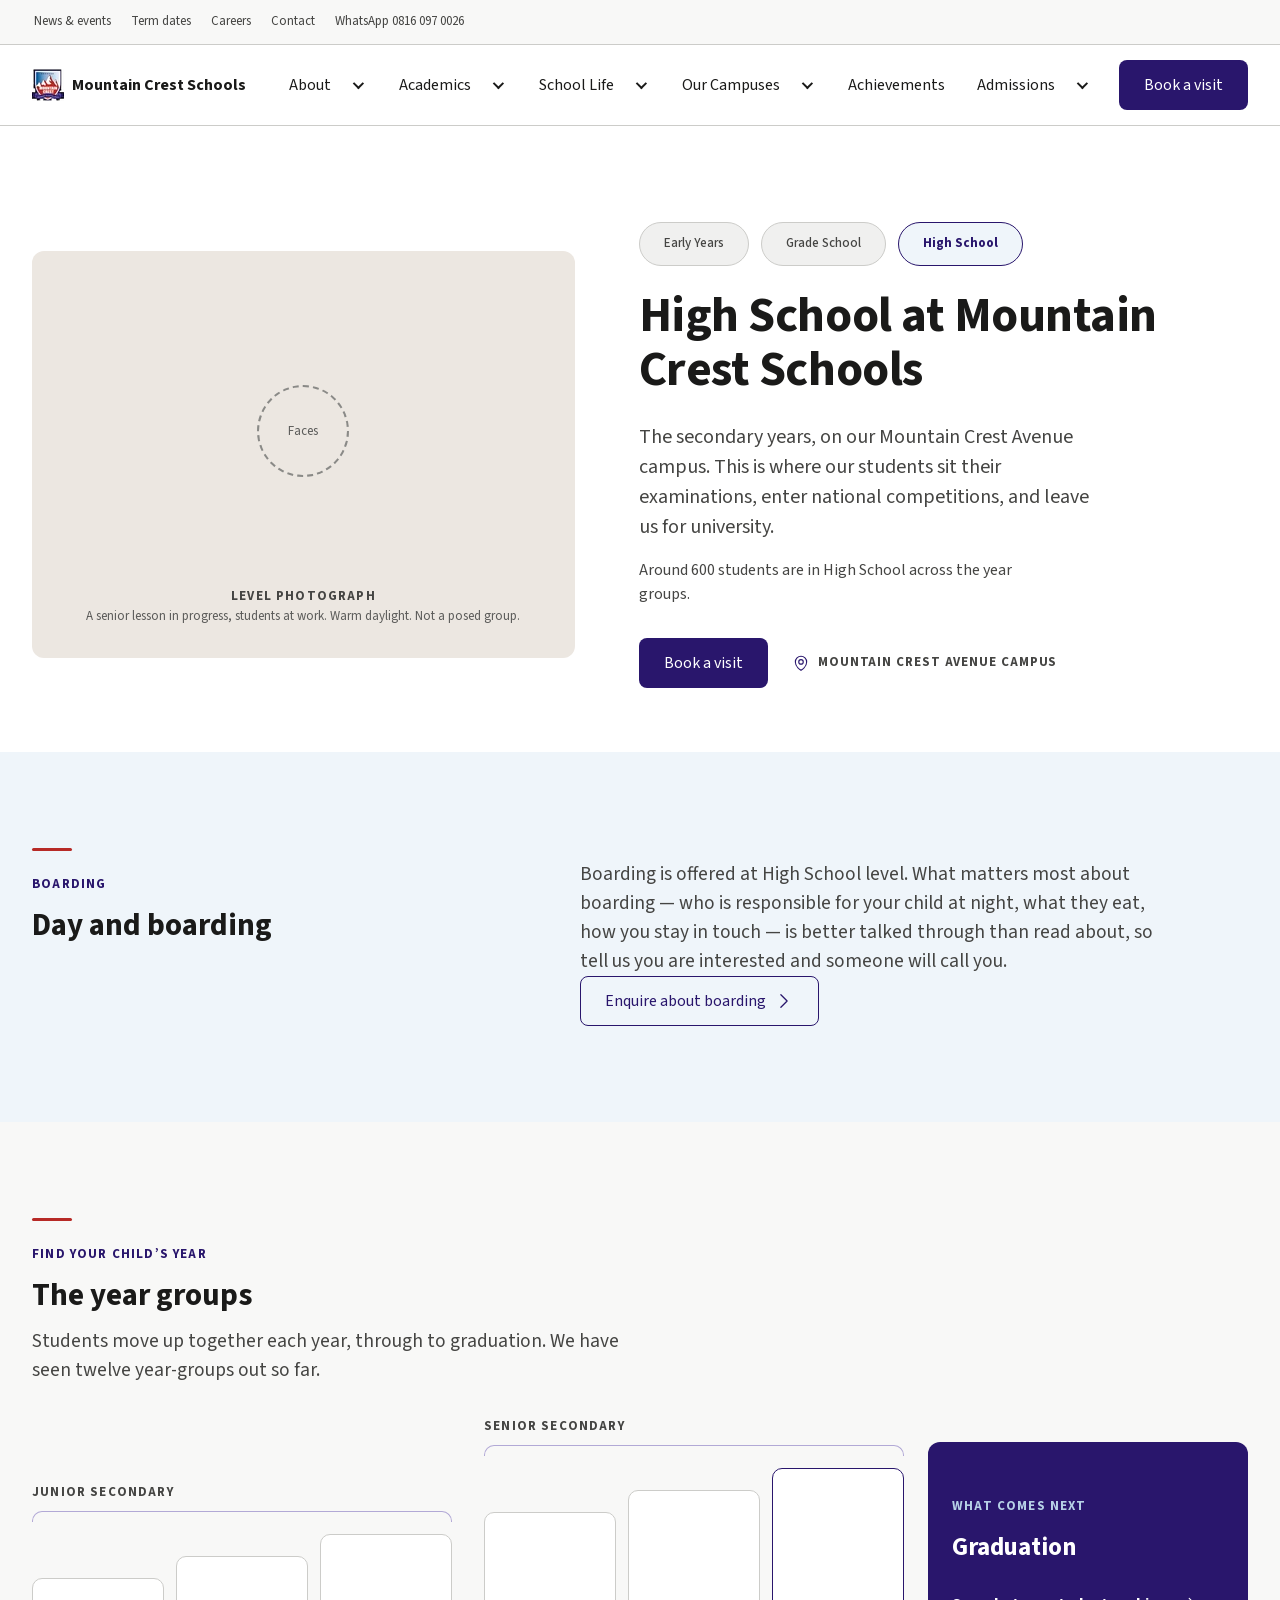
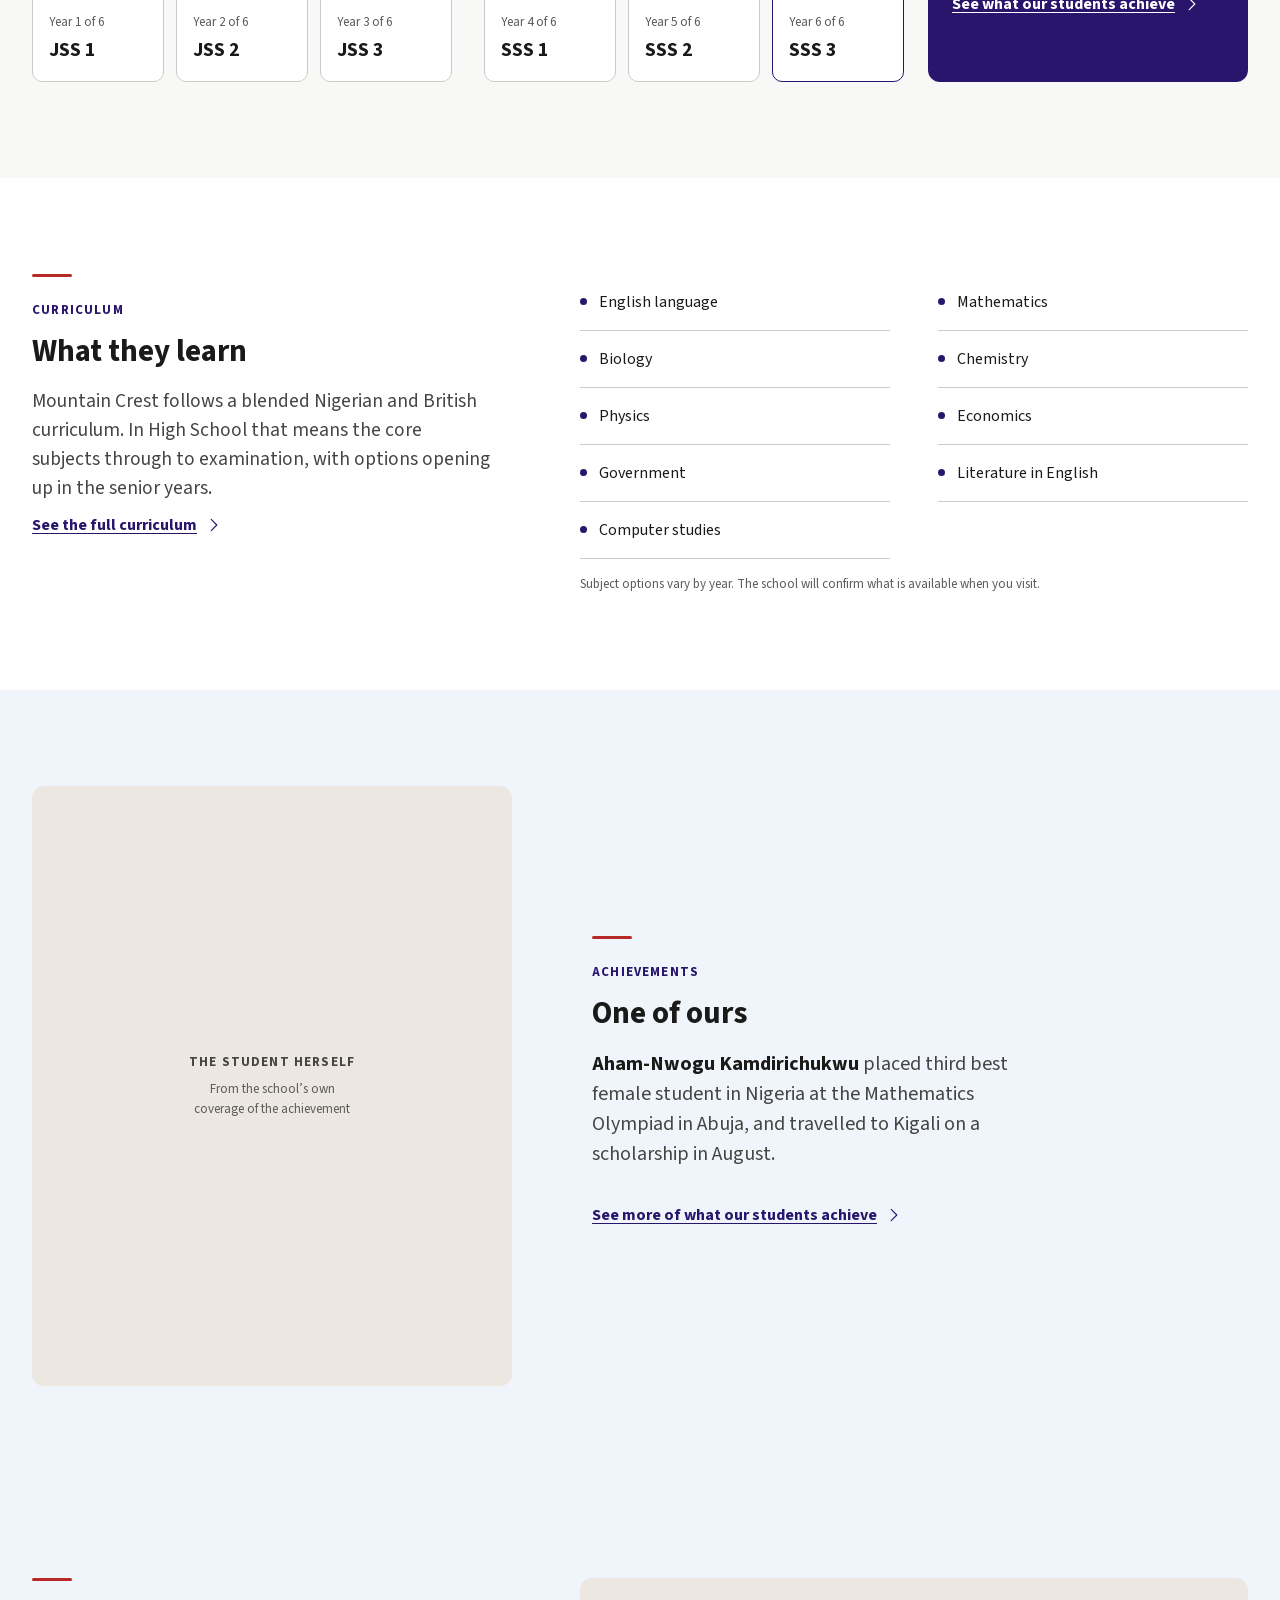
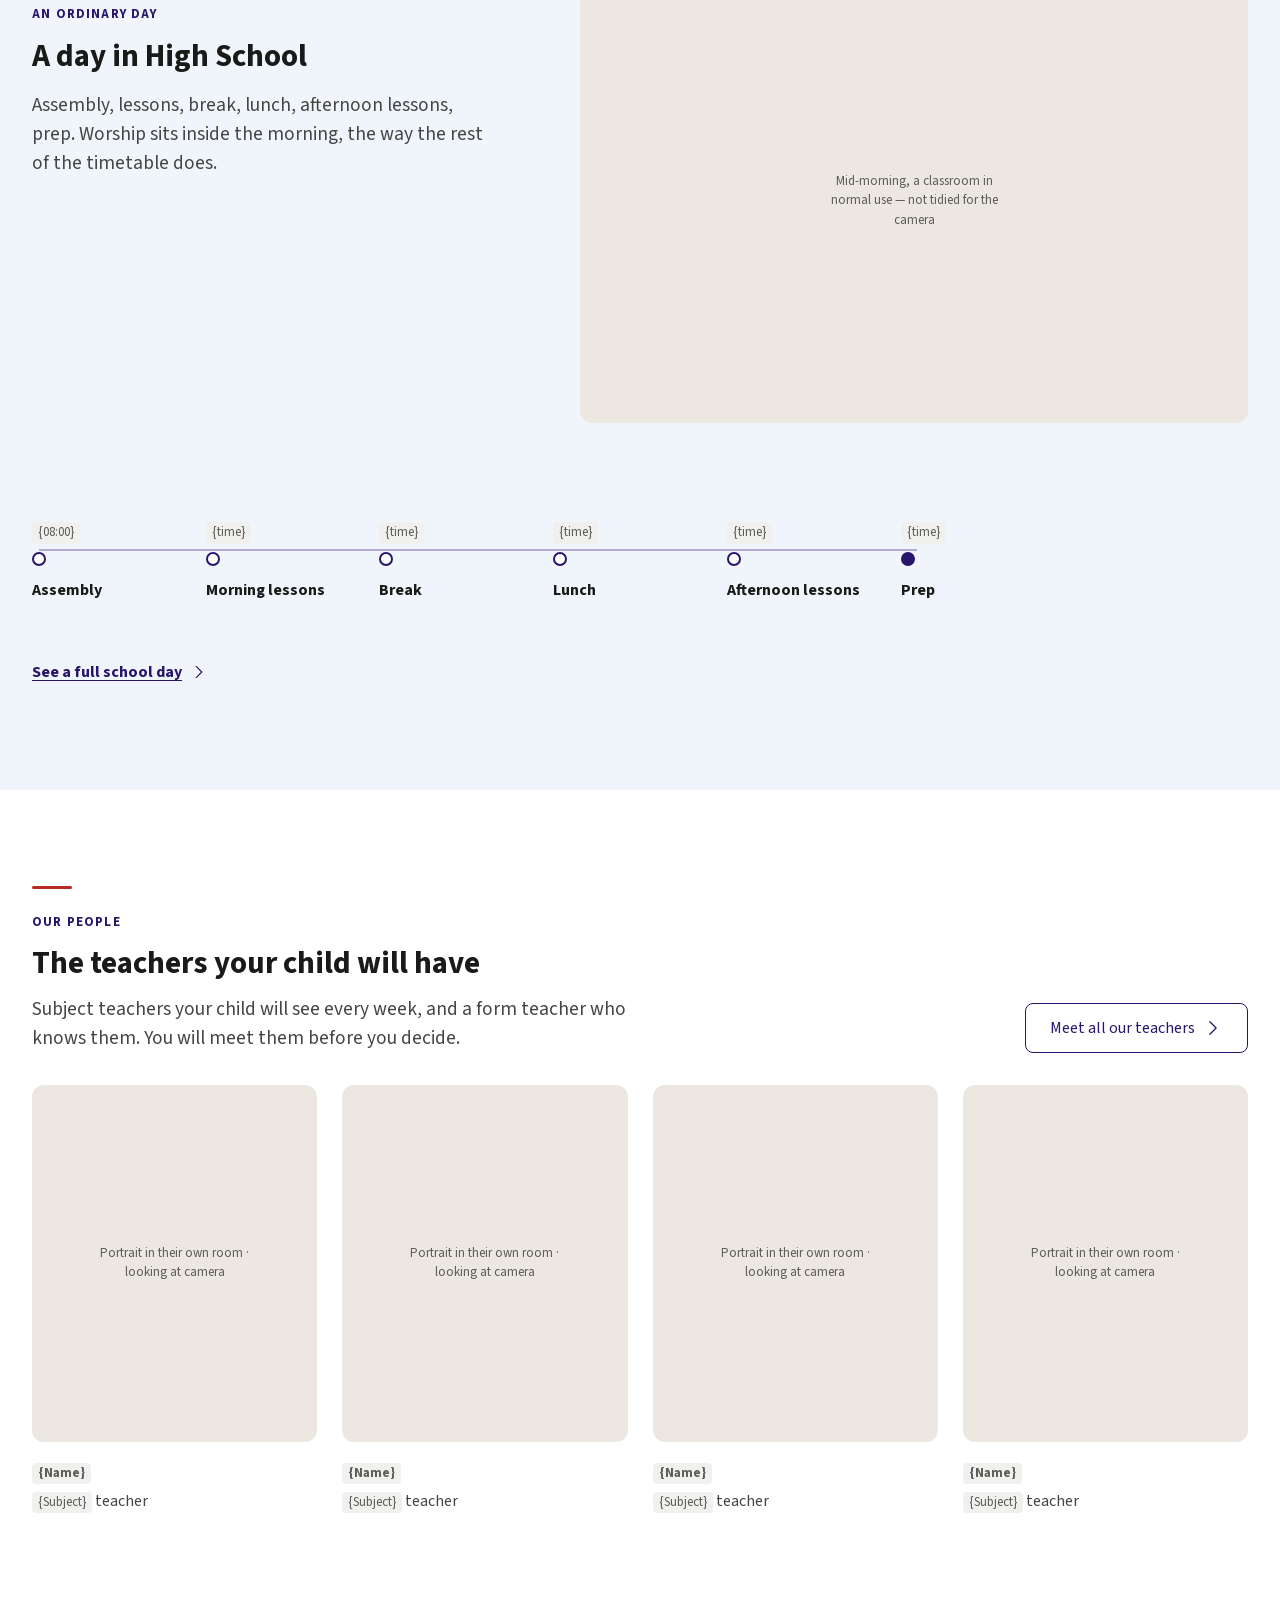
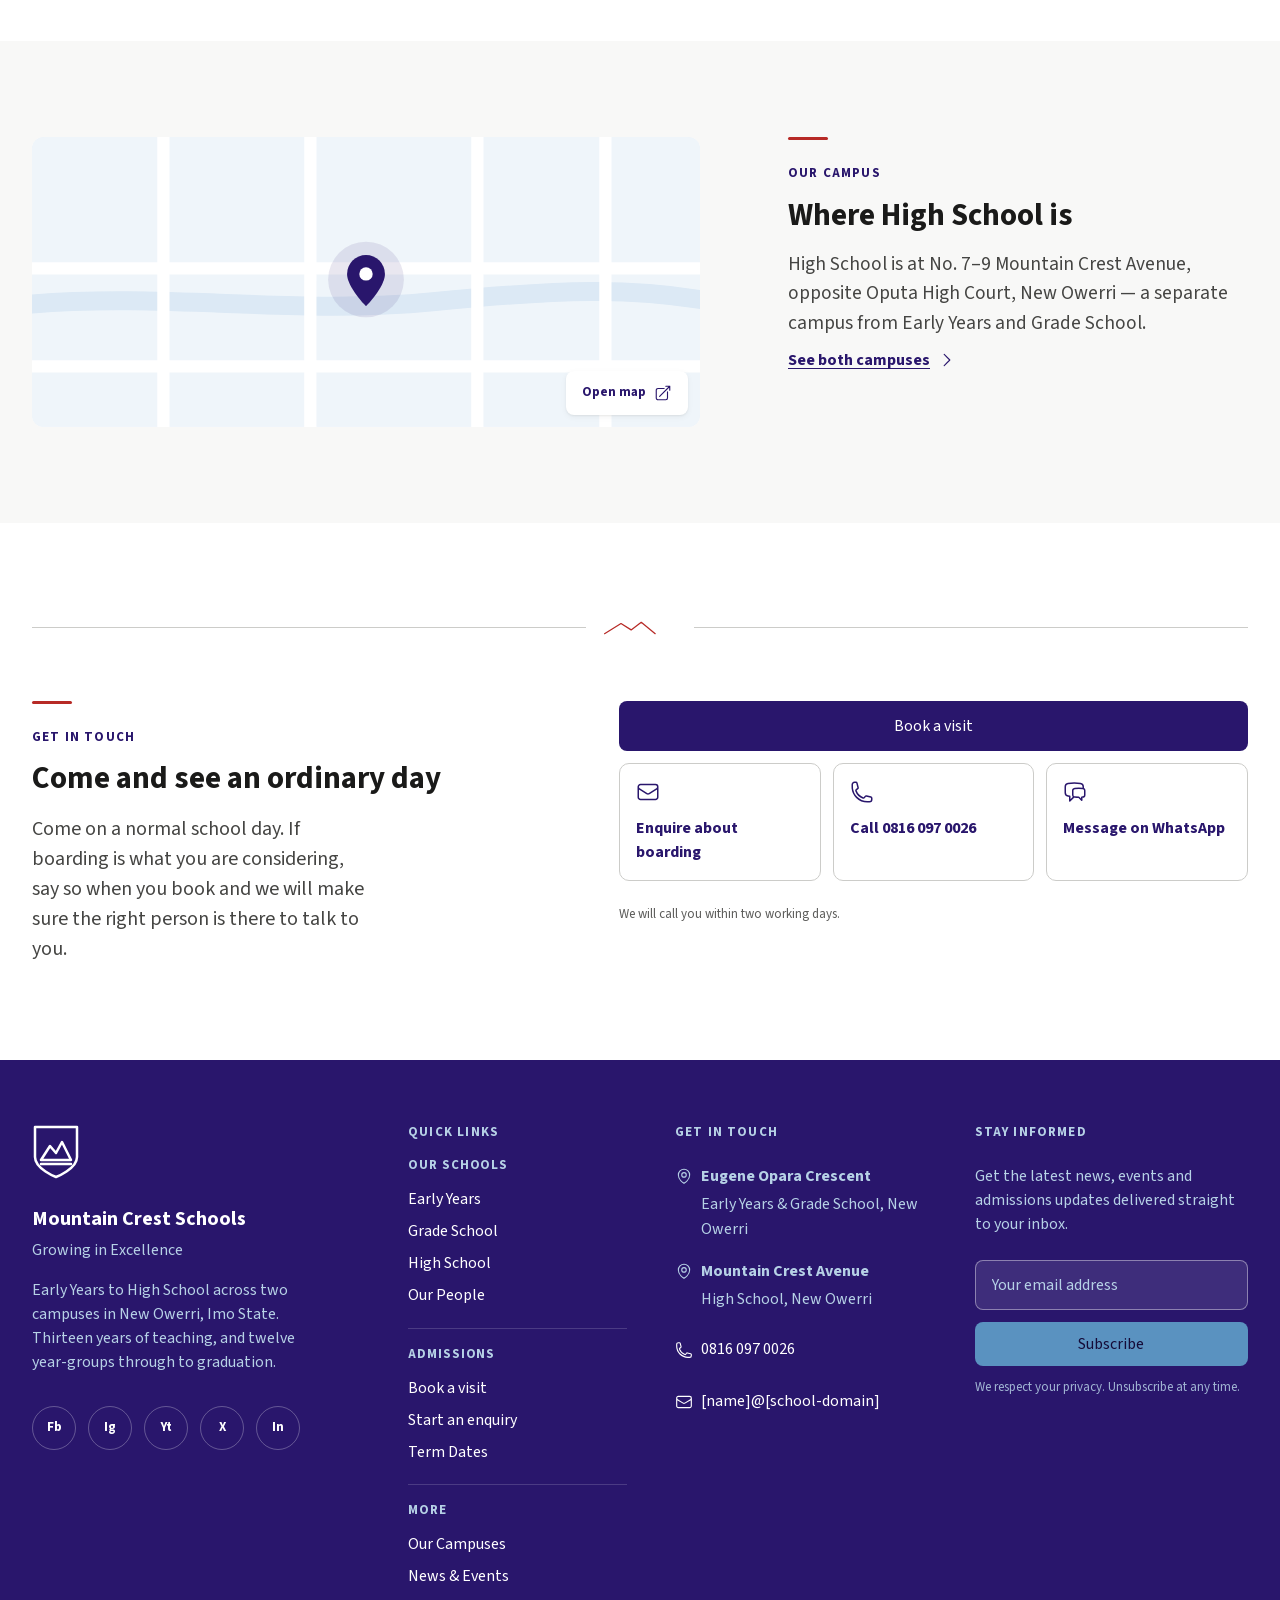
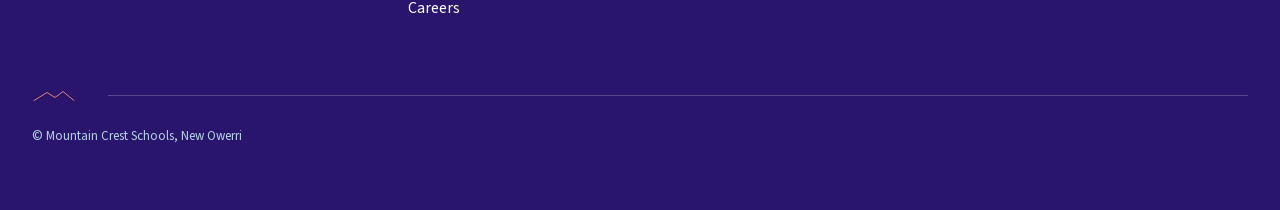
<file: high-school.html>
<!DOCTYPE html><html lang="en-NG"><head><meta charset="utf-8"><meta name="viewport" content="width=device-width,initial-scale=1"><title>High School | Mountain Crest Schools, New Owerri</title><meta name="description" content="High School at Mountain Crest, New Owerri: the secondary years on our Mountain Crest Avenue campus, day and boarding places, blended curriculum."><link rel="preload" href="fonts/SourceSans3-subset.woff2" as="font" type="font/woff2" crossorigin><link rel="icon" href="img/favicon.ico" sizes="any"><link rel="icon" href="img/favicon.png" type="image/png"><link rel="stylesheet" href="css/style.css"></head><body class="p-high-school"><svg xmlns="http://www.w3.org/2000/svg" style="display:none" aria-hidden="true"><symbol id="i-academic-cap" viewBox="0 0 24 24"><path d="M4.26 10.147a60.438 60.438 0 0 0-.491 6.347A48.62 48.62 0 0 1 12 20.904a48.62 48.62 0 0 1 8.232-4.41 60.46 60.46 0 0 0-.491-6.347m-15.482 0a50.636 50.636 0 0 0-2.658-.813A59.906 59.906 0 0 1 12 3.493a59.903 59.903 0 0 1 10.399 5.84c-.896.248-1.783.52-2.658.814m-15.482 0A50.717 50.717 0 0 1 12 13.489a50.702 50.702 0 0 1 7.74-3.342M6.75 15a.75.75 0 1 0 0-1.5.75.75 0 0 0 0 1.5Zm0 0v-3.675A55.378 55.378 0 0 1 12 8.443m-7.007 11.55A5.981 5.981 0 0 0 6.75 15.75v-1.5"/></symbol><symbol id="i-building-library" viewBox="0 0 24 24"><path d="M12 21v-8.25M15.75 21v-8.25M8.25 21v-8.25M3 9l9-6 9 6m-1.5 12V10.332A48.36 48.36 0 0 0 12 9.75c-2.551 0-5.056.2-7.5.582V21M3 21h18M12 6.75h.008v.008H12V6.75Z"/></symbol><symbol id="i-users" viewBox="0 0 24 24"><path d="M15 19.128a9.38 9.38 0 0 0 2.625.372 9.337 9.337 0 0 0 4.121-.952 4.125 4.125 0 0 0-7.533-2.493M15 19.128v-.003c0-1.113-.285-2.16-.786-3.07M15 19.128v.106A12.318 12.318 0 0 1 8.624 21c-2.331 0-4.512-.645-6.374-1.766l-.001-.109a6.375 6.375 0 0 1 11.964-3.07M12 6.375a3.375 3.375 0 1 1-6.75 0 3.375 3.375 0 0 1 6.75 0Zm8.25 2.25a2.625 2.625 0 1 1-5.25 0 2.625 2.625 0 0 1 5.25 0Z"/></symbol><symbol id="i-trophy" viewBox="0 0 24 24"><path d="M16.5 18.75h-9m9 0a3 3 0 0 1 3 3h-15a3 3 0 0 1 3-3m9 0v-3.375c0-.621-.503-1.125-1.125-1.125h-.871M7.5 18.75v-3.375c0-.621.504-1.125 1.125-1.125h.872m5.007 0H9.497m5.007 0a7.454 7.454 0 0 1-.982-3.172M9.497 14.25a7.454 7.454 0 0 0 .981-3.172M5.25 4.236c-.982.143-1.954.317-2.916.52A6.003 6.003 0 0 0 7.73 9.728M5.25 4.236V4.5c0 2.108.966 3.99 2.48 5.228M5.25 4.236V2.721C7.456 2.41 9.71 2.25 12 2.25c2.291 0 4.545.16 6.75.47v1.516M7.73 9.728a6.726 6.726 0 0 0 2.748 1.35m8.272-6.842V4.5c0 2.108-.966 3.99-2.48 5.228m2.48-5.492a46.32 46.32 0 0 1 2.916.52 6.003 6.003 0 0 1-5.395 4.972m0 0a6.726 6.726 0 0 1-2.749 1.35m0 0a6.772 6.772 0 0 1-3.044 0"/></symbol><symbol id="i-sparkles" viewBox="0 0 24 24"><path d="M9.813 15.904 9 18.75l-.813-2.846a4.5 4.5 0 0 0-3.09-3.09L2.25 12l2.846-.813a4.5 4.5 0 0 0 3.09-3.09L9 5.25l.813 2.846a4.5 4.5 0 0 0 3.09 3.09L15.75 12l-2.846.813a4.5 4.5 0 0 0-3.09 3.09ZM18.259 8.715 18 9.75l-.259-1.035a3.375 3.375 0 0 0-2.455-2.456L14.25 6l1.036-.259a3.375 3.375 0 0 0 2.455-2.456L18 2.25l.259 1.035a3.375 3.375 0 0 0 2.456 2.456L21.75 6l-1.035.259a3.375 3.375 0 0 0-2.456 2.456ZM16.894 20.567 16.5 21.75l-.394-1.183a2.25 2.25 0 0 0-1.423-1.423L13.5 18.75l1.183-.394a2.25 2.25 0 0 0 1.423-1.423l.394-1.183.394 1.183a2.25 2.25 0 0 0 1.423 1.423l1.183.394-1.183.394a2.25 2.25 0 0 0-1.423 1.423Z"/></symbol><symbol id="i-heart" viewBox="0 0 24 24"><path d="M21 8.25c0-2.485-2.099-4.5-4.688-4.5-1.935 0-3.597 1.126-4.312 2.733-.715-1.607-2.377-2.733-4.313-2.733C5.1 3.75 3 5.765 3 8.25c0 7.22 9 12 9 12s9-4.78 9-12Z"/></symbol><symbol id="i-phone" viewBox="0 0 24 24"><path d="M2.25 6.75c0 8.284 6.716 15 15 15h2.25a2.25 2.25 0 0 0 2.25-2.25v-1.372c0-.516-.351-.966-.852-1.091l-4.423-1.106c-.44-.11-.902.055-1.173.417l-.97 1.293c-.282.376-.769.542-1.21.38a12.035 12.035 0 0 1-7.143-7.143c-.162-.441.004-.928.38-1.21l1.293-.97c.363-.271.527-.734.417-1.173L6.963 3.102a1.125 1.125 0 0 0-1.091-.852H4.5A2.25 2.25 0 0 0 2.25 4.5v2.25Z"/></symbol><symbol id="i-chat" viewBox="0 0 24 24"><path d="M20.25 8.511c.884.284 1.5 1.128 1.5 2.097v4.286c0 1.136-.847 2.1-1.98 2.193-.34.027-.68.052-1.02.072v3.091l-3-3c-1.354 0-2.694-.055-4.02-.163a2.115 2.115 0 0 1-.825-.242m9.345-8.334a2.126 2.126 0 0 0-.476-.095 48.64 48.64 0 0 0-8.048 0c-1.131.094-1.976 1.057-1.976 2.192v4.286c0 .837.46 1.58 1.155 1.951m9.345-8.334V6.637c0-1.621-1.152-3.026-2.76-3.235A48.455 48.455 0 0 0 11.25 3c-2.115 0-4.198.137-6.24.402-1.608.209-2.76 1.614-2.76 3.235v6.226c0 1.621 1.152 3.026 2.76 3.235.577.075 1.157.14 1.74.194V21l4.155-4.155"/></symbol><symbol id="i-envelope" viewBox="0 0 24 24"><path d="M21.75 6.75v10.5a2.25 2.25 0 0 1-2.25 2.25h-15a2.25 2.25 0 0 1-2.25-2.25V6.75m19.5 0A2.25 2.25 0 0 0 19.5 4.5h-15a2.25 2.25 0 0 0-2.25 2.25m19.5 0v.243a2.25 2.25 0 0 1-1.07 1.916l-7.5 4.615a2.25 2.25 0 0 1-2.36 0L3.32 8.91a2.25 2.25 0 0 1-1.07-1.916V6.75"/></symbol><symbol id="i-map-pin" viewBox="0 0 24 24"><path d="M15 10.5a3 3 0 1 1-6 0 3 3 0 0 1 6 0Z M19.5 10.5c0 7.142-7.5 11.25-7.5 11.25S4.5 17.642 4.5 10.5a7.5 7.5 0 1 1 15 0Z"/></symbol><symbol id="i-check-circle" viewBox="0 0 24 24"><path d="M9 12.75 11.25 15 15 9.75M21 12a9 9 0 1 1-18 0 9 9 0 0 1 18 0Z"/></symbol><symbol id="i-warning" viewBox="0 0 24 24"><path d="M12 9v3.75m-9.303 3.376c-.866 1.5.217 3.374 1.948 3.374h14.71c1.73 0 2.813-1.874 1.948-3.374L13.949 3.378c-.866-1.5-3.032-1.5-3.898 0L2.697 16.126ZM12 15.75h.007v.008H12v-.008Z"/></symbol><symbol id="i-error" viewBox="0 0 24 24"><path d="M12 9v3.75m9-.75a9 9 0 1 1-18 0 9 9 0 0 1 18 0Zm-9 3.75h.008v.008H12v-.008Z"/></symbol><symbol id="i-info" viewBox="0 0 24 24"><path d="m11.25 11.25.041-.02a.75.75 0 0 1 1.063.852l-.708 2.836a.75.75 0 0 0 1.063.853l.041-.021M21 12a9 9 0 1 1-18 0 9 9 0 0 1 18 0Zm-9-3.75h.008v.008H12V8.25Z"/></symbol><symbol id="i-chevron-down" viewBox="0 0 24 24"><path d="m19.5 8.25-7.5 7.5-7.5-7.5"/></symbol><symbol id="i-chevron-right" viewBox="0 0 24 24"><path d="m8.25 4.5 7.5 7.5-7.5 7.5"/></symbol><symbol id="i-menu" viewBox="0 0 24 24"><path d="M3.75 6.75h16.5M3.75 12h16.5m-16.5 5.25h16.5"/></symbol><symbol id="i-close" viewBox="0 0 24 24"><path d="M6 18 18 6M6 6l12 12"/></symbol><symbol id="i-external" viewBox="0 0 24 24"><path d="M13.5 6H5.25A2.25 2.25 0 0 0 3 8.25v10.5A2.25 2.25 0 0 0 5.25 21h10.5A2.25 2.25 0 0 0 18 18.75V10.5m-10.5 6L21 3m0 0h-5.25M21 3v5.25"/></symbol><symbol id="i-document" viewBox="0 0 24 24"><path d="M19.5 14.25v-2.625a3.375 3.375 0 0 0-3.375-3.375h-1.5A1.125 1.125 0 0 1 13.5 7.125v-1.5a3.375 3.375 0 0 0-3.375-3.375H8.25m0 12.75h7.5m-7.5 3H12M10.5 2.25H5.625c-.621 0-1.125.504-1.125 1.125v17.25c0 .621.504 1.125 1.125 1.125h12.75c.621 0 1.125-.504 1.125-1.125V11.25a9 9 0 0 0-9-9Z"/></symbol></svg><a class="skip" href="#main">Skip to main content</a><div class="util"><div class="wrap"><nav aria-label="Utility"><ul><li class="opt"><a href="news.html">News &amp; events</a></li><li class="opt"><a href="news.html#terms">Term dates</a></li><li class="opt"><a href="careers.html">Careers</a></li><li><a href="contact.html">Contact</a></li><li><a href="https://wa.me/2348160970026">WhatsApp 0816 097 0026</a></li></ul></nav></div></div><header class="hdr"><div class="wrap hdr__in"><a class="logo" href="index.html"><picture><source type="image/webp" srcset="img/crest-32.webp 1x, img/crest-64.webp 2x"><img src="img/crest-32.png" srcset="img/crest-32.png 1x, img/crest-64.png 2x" width="32" height="32" alt="" aria-hidden="true" decoding="async"></picture><span class="logo__name">Mountain Crest Schools</span><span class="vh">Mountain Crest School, home</span></a><nav class="nav" aria-label="Main"><ul><li class="nav__i"><a href="about.html">About</a><details class="dd"><summary class="dd__t" aria-label="About submenu"></summary><ul><li><a href="about.html">About overview</a></li><li><a href="about.html">Our story</a></li><li><a href="about.html">Our people</a></li><li><a href="about.html">Values &amp; ethos</a></li><li><a href="about.html">By the numbers</a></li></ul></details></li><li class="nav__i"><a href="academics.html">Academics</a><details class="dd"><summary class="dd__t" aria-label="Academics submenu"></summary><ul><li><a href="academics.html">Academics overview</a></li><li><a href="academics.html">Early Years</a></li><li><a href="academics.html">Grade School</a></li><li><a href="academics.html">High School</a></li><li><a href="academics.html">Curriculum &amp; exams</a></li><li><a href="academics.html">Beyond the classroom</a></li></ul></details></li><li class="nav__i"><a href="school-life.html">School Life</a><details class="dd"><summary class="dd__t" aria-label="School Life submenu"></summary><ul><li><a href="school-life.html">School Life overview</a></li><li><a href="school-life.html">A day in the life</a></li><li><a href="school-life.html">Facilities</a></li></ul></details></li><li class="nav__i"><a href="campuses.html">Our Campuses</a><details class="dd"><summary class="dd__t" aria-label="Our Campuses submenu"></summary><ul><li><a href="campuses.html">Our Campuses overview</a></li><li><a href="campuses.html">Which campus is my child's?</a></li><li><a href="campuses.html">Locations &amp; directions</a></li></ul></details></li><li><a href="achievements.html">Achievements</a></li><li class="nav__i"><a href="admissions.html">Admissions</a><details class="dd"><summary class="dd__t" aria-label="Admissions submenu"></summary><ul><li><a href="admissions.html">Admissions overview</a></li><li><a href="admissions.html">How to apply</a></li><li><a href="admissions.html">Fees</a></li><li><a href="admissions.html">Book a visit</a></li><li><a href="admissions.html">Questions parents ask</a></li></ul></details></li></ul></nav><a class="btn btn--fill" href="admissions.html#visit">Book a visit</a><details class="menu"><summary aria-label="Open menu"><span aria-hidden="true">☰</span> Menu</summary><div><nav aria-label="Main"><ul class="mnav"><li class="mnav__i"><a href="about.html">About</a><details class="mdd"><summary class="mdd__t" aria-label="About submenu"></summary><ul><li><a href="about.html">About overview</a></li><li><a href="about.html">Our story</a></li><li><a href="about.html">Our people</a></li><li><a href="about.html">Values &amp; ethos</a></li><li><a href="about.html">By the numbers</a></li></ul></details></li><li class="mnav__i"><a href="academics.html">Academics</a><details class="mdd"><summary class="mdd__t" aria-label="Academics submenu"></summary><ul><li><a href="academics.html">Academics overview</a></li><li><a href="academics.html">Early Years</a></li><li><a href="academics.html">Grade School</a></li><li><a href="academics.html">High School</a></li><li><a href="academics.html">Curriculum &amp; exams</a></li><li><a href="academics.html">Beyond the classroom</a></li></ul></details></li><li class="mnav__i"><a href="school-life.html">School Life</a><details class="mdd"><summary class="mdd__t" aria-label="School Life submenu"></summary><ul><li><a href="school-life.html">School Life overview</a></li><li><a href="school-life.html">A day in the life</a></li><li><a href="school-life.html">Facilities</a></li></ul></details></li><li class="mnav__i"><a href="campuses.html">Our Campuses</a><details class="mdd"><summary class="mdd__t" aria-label="Our Campuses submenu"></summary><ul><li><a href="campuses.html">Our Campuses overview</a></li><li><a href="campuses.html">Which campus is my child's?</a></li><li><a href="campuses.html">Locations &amp; directions</a></li></ul></details></li><li><a href="achievements.html">Achievements</a></li><li class="mnav__i"><a href="admissions.html">Admissions</a><details class="mdd"><summary class="mdd__t" aria-label="Admissions submenu"></summary><ul><li><a href="admissions.html">Admissions overview</a></li><li><a href="admissions.html">How to apply</a></li><li><a href="admissions.html">Fees</a></li><li><a href="admissions.html">Book a visit</a></li><li><a href="admissions.html">Questions parents ask</a></li></ul></details></li></ul></nav><nav aria-label="Utility"><ul class="mnav"><li><a href="news.html">News &amp; events</a></li><li><a href="news.html#terms">Term dates</a></li><li><a href="careers.html">Careers</a></li></ul></nav></div></details></div></header><main id="main" tabindex="-1"><section class="sec lvhero" id="top"><div class="wrap"><div class="lvhero__g"><div class="ph lvhero__ph" role="img" aria-label="Awaiting photograph of High School"><span class="ph__face" aria-hidden="true">Faces</span><span class="ph__cap"><span class="ph__k">Level photograph</span><span class="ph__t">A senior lesson in progress, students at work. Warm daylight. Not a posed group.</span></span></div><div class="lvhero__b"><nav class="pills" aria-label="Choose a level"><ul><li><a class="pill" href="early-years.html">Early Years</a></li><li><a class="pill" href="grade-school.html">Grade School</a></li><li><a class="pill pill--on" href="high-school.html" aria-current="page">High School</a></li></ul></nav><h1>High School at Mountain Crest Schools</h1><p class="lvhero__lead">The secondary years, on our Mountain Crest Avenue campus. This is where our students sit their examinations, enter national competitions, and leave us for university.</p><p class="lvhero__p">Around 600 students are in High School across the year groups.</p><p class="lvhero__acts"><a class="btn btn--fill" href="admissions.html#visit">Book a visit</a><span class="lvhero__at"><svg class="ico ico--sm" aria-hidden="true" focusable="false"><use href="#i-map-pin"/></svg><span>Mountain Crest Avenue campus</span></span></p></div></div></div></section><section class="sec sec--brand" id="boarding"><div class="wrap"><div class="split"><div class="split__l"><p class="rule" aria-hidden="true"></p><p class="kicker">Boarding</p><h2>Day and boarding</h2></div><div><p class="sec__lead">Boarding is offered at High School level. What matters most about boarding — who is responsible for your child at night, what they eat, how you stay in touch — is better talked through than read about, so tell us you are interested and someone will call you.</p><p><a class="btn btn--out" href="admissions.html#enquiry">Enquire about boarding<svg class="ico ico--sm" aria-hidden="true" focusable="false"><use href="#i-chevron-right"/></svg></a></p></div></div></div></section><section class="sec sec--surface" id="years"><div class="wrap"><div class="sec__head"><p class="rule" aria-hidden="true"></p><p class="kicker">Find your child’s year</p><h2>The year groups</h2><p class="sec__lead">Students move up together each year, through to graduation. We have seen twelve year-groups out so far.</p></div><div class="yearsrow"><div class="yrgroups"><div class="yrgrp"><p class="yrgrp__k">Junior Secondary</p><div class="yrgrp__rail" aria-hidden="true"></div><ol class="years"><li class="yr" style="--step:1"><span class="yr__n">Year 1 of 6</span><span class="yr__h">JSS 1</span></li><li class="yr" style="--step:2"><span class="yr__n">Year 2 of 6</span><span class="yr__h">JSS 2</span></li><li class="yr" style="--step:3"><span class="yr__n">Year 3 of 6</span><span class="yr__h">JSS 3</span></li></ol></div><div class="yrgrp"><p class="yrgrp__k">Senior Secondary</p><div class="yrgrp__rail" aria-hidden="true"></div><ol class="years"><li class="yr" style="--step:4"><span class="yr__n">Year 4 of 6</span><span class="yr__h">SSS 1</span></li><li class="yr" style="--step:5"><span class="yr__n">Year 5 of 6</span><span class="yr__h">SSS 2</span></li><li class="yr yr--last" style="--step:6"><span class="yr__n">Year 6 of 6</span><span class="yr__h">SSS 3</span></li></ol></div></div><div class="next"><p class="next__k">What comes next</p><p class="next__h">Graduation</p><a class="next__a" href="achievements.html">See what our students achieve<svg class="ico ico--sm" aria-hidden="true" focusable="false"><use href="#i-chevron-right"/></svg></a></div></div></div></section><section class="sec" id="curriculum"><div class="wrap"><div class="split"><div class="split__l"><p class="rule" aria-hidden="true"></p><p class="kicker">Curriculum</p><h2>What they learn</h2><p class="sec__lead">Mountain Crest follows a blended Nigerian and British curriculum. In High School that means the core subjects through to examination, with options opening up in the senior years.</p><p><a class="lnk" href="academics.html">See the full curriculum<svg class="ico ico--sm" aria-hidden="true" focusable="false"><use href="#i-chevron-right"/></svg></a></p></div><div><ul class="subj"><li>English language</li><li>Mathematics</li><li>Biology</li><li>Chemistry</li><li>Physics</li><li>Economics</li><li>Government</li><li>Literature in English</li><li>Computer studies</li></ul><p class="subj__fine">Subject options vary by year. The school will confirm what is available when you visit.</p></div></div></div></section><section class="sec sec--brand" id="achievement"><div class="wrap"><div class="ours"><div class="ours__fig"><div class="ph ours__ph" role="img" aria-label="Awaiting photograph of the student"><span class="ph__k">The student herself</span><span class="ph__t">From the school’s own coverage of the achievement</span></div></div><div class="ours__b"><p class="rule" aria-hidden="true"></p><p class="kicker">Achievements</p><h2>One of ours</h2><p class="ours__p"><strong>Aham-Nwogu Kamdirichukwu</strong> placed third best female student in Nigeria at the Mathematics Olympiad in Abuja, and travelled to Kigali on a scholarship in August.</p><a class="lnk" href="achievements.html">See more of what our students achieve<svg class="ico ico--sm" aria-hidden="true" focusable="false"><use href="#i-chevron-right"/></svg></a></div></div></div></section><section class="sec sec--brand" id="day"><div class="wrap"><div class="split"><div class="split__l"><p class="rule" aria-hidden="true"></p><p class="kicker">An ordinary day</p><h2>A day in High School</h2><p class="sec__lead">Assembly, lessons, break, lunch, afternoon lessons, prep. Worship sits inside the morning, the way the rest of the timetable does.</p></div><div class="ph day__ph" role="img" aria-label="Awaiting photograph of a classroom in normal use"><span class="ph__t">Mid-morning, a classroom in normal use — not tidied for the camera</span></div></div><ol class="tl"><li class="tl__i"><span class="tok tok--t">{08:00}</span><span class="tl__d" aria-hidden="true"></span><span class="tl__l">Assembly</span></li><li class="tl__i"><span class="tok tok--t">{time}</span><span class="tl__d" aria-hidden="true"></span><span class="tl__l">Morning lessons</span></li><li class="tl__i"><span class="tok tok--t">{time}</span><span class="tl__d" aria-hidden="true"></span><span class="tl__l">Break</span></li><li class="tl__i"><span class="tok tok--t">{time}</span><span class="tl__d" aria-hidden="true"></span><span class="tl__l">Lunch</span></li><li class="tl__i"><span class="tok tok--t">{time}</span><span class="tl__d" aria-hidden="true"></span><span class="tl__l">Afternoon lessons</span></li><li class="tl__i tl__i--last"><span class="tok tok--t">{time}</span><span class="tl__d" aria-hidden="true"></span><span class="tl__l">Prep</span></li></ol><p class="day__cta"><a class="lnk" href="school-life.html">See a full school day<svg class="ico ico--sm" aria-hidden="true" focusable="false"><use href="#i-chevron-right"/></svg></a></p></div></section><section class="sec" id="teachers"><div class="wrap"><div class="sec__head sec__head--row"><div><p class="rule" aria-hidden="true"></p><p class="kicker">Our people</p><h2>The teachers your child will have</h2><p class="sec__lead">Subject teachers your child will see every week, and a form teacher who knows them. You will meet them before you decide.</p></div><a class="btn btn--out" href="people.html">Meet all our teachers<svg class="ico ico--sm" aria-hidden="true" focusable="false"><use href="#i-chevron-right"/></svg></a></div><ul class="people"><li class="person"><div class="ph ph--45" role="img" aria-label="Awaiting photograph of a teacher"><span class="ph__t">Portrait in their own room · looking at camera</span></div><p class="person__n"><span class="tok">{Name}</span></p><p class="person__r"><span class="tok">{Subject}</span> teacher</p></li><li class="person"><div class="ph ph--45" role="img" aria-label="Awaiting photograph of a teacher"><span class="ph__t">Portrait in their own room · looking at camera</span></div><p class="person__n"><span class="tok">{Name}</span></p><p class="person__r"><span class="tok">{Subject}</span> teacher</p></li><li class="person"><div class="ph ph--45" role="img" aria-label="Awaiting photograph of a teacher"><span class="ph__t">Portrait in their own room · looking at camera</span></div><p class="person__n"><span class="tok">{Name}</span></p><p class="person__r"><span class="tok">{Subject}</span> teacher</p></li><li class="person"><div class="ph ph--45" role="img" aria-label="Awaiting photograph of a teacher"><span class="ph__t">Portrait in their own room · looking at camera</span></div><p class="person__n"><span class="tok">{Name}</span></p><p class="person__r"><span class="tok">{Subject}</span> teacher</p></li></ul></div></section><section class="sec sec--surface" id="where"><div class="wrap"><div class="split split--rev"><div class="camp camp--solo"><div class="camp__map"><svg class="cmap" viewBox="0 0 600 260" preserveAspectRatio="xMidYMid slice" aria-hidden="true" focusable="false"><rect width="600" height="260" fill="var(--map-bg)"/><path class="riv" d="M0 150 C120 140 240 160 360 148 S540 136 600 146"/><g class="rds"><path d="M0 118h600M0 206h600M118 0v260M250 0v260M400 0v260M515 0v260"/></g><circle cx="300" cy="128" r="34" fill="var(--map-halo)"/><path class="pin" d="M300 106a17 17 0 0 1 17 17c0 12-17 29-17 29s-17-17-17-29a17 17 0 0 1 17-17z"/><circle cx="300" cy="123" r="6" fill="#fff"/></svg><a class="camp__open" href="https://www.google.com/maps/search/?api=1&amp;query=Mountain+Crest+Avenue+New+Owerri" target="_blank" rel="noopener">Open map<span class="vh"> (opens in a new tab)</span><svg class="ico ico--sm" aria-hidden="true" focusable="false"><use href="#i-external"/></svg></a></div></div><div class="split__l"><p class="rule" aria-hidden="true"></p><p class="kicker">Our campus</p><h2>Where High School is</h2><p class="sec__lead">High School is at No. 7–9 Mountain Crest Avenue, opposite Oputa High Court, New Owerri — a separate campus from Early Years and Grade School.</p><p><a class="lnk" href="campuses.html">See both campuses<svg class="ico ico--sm" aria-hidden="true" focusable="false"><use href="#i-chevron-right"/></svg></a></p></div></div></div></section><section class="sec sec--talk" id="talk"><div class="wrap"><div class="divider" aria-hidden="true"><span></span><svg class="crestline" viewBox="0 0 120 26" aria-hidden="true" focusable="false"><path d="M4 22 L30 6 L46 16 L62 4 L84 22"/></svg><span></span></div><div class="talk"><div class="talk__l"><p class="rule" aria-hidden="true"></p><p class="kicker">Get in touch</p><h2>Come and see an ordinary day</h2><p class="talk__p">Come on a normal school day. If boarding is what you are considering, say so when you book and we will make sure the right person is there to talk to you.</p></div><div class="talk__r"><a class="btn btn--fill btn--block" href="admissions.html#visit">Book a visit</a><ul class="routes"><li><a class="route" href="admissions.html#enquiry"><svg class="ico" aria-hidden="true" focusable="false"><use href="#i-envelope"/></svg><span>Enquire about boarding</span></a></li><li><a class="route" href="tel:+2348160970026"><svg class="ico" aria-hidden="true" focusable="false"><use href="#i-phone"/></svg><span>Call 0816 097 0026</span></a></li><li><a class="route" href="https://wa.me/2348160970026"><svg class="ico" aria-hidden="true" focusable="false"><use href="#i-chat"/></svg><span>Message on WhatsApp</span></a></li></ul><p class="talk__n">We will call you within two working days.</p></div></div></div></section></main><footer class="ftr"><div class="wrap"><div class="ftr__grid"><div class="ftr__brand"><svg class="crest" viewBox="0 0 48 56" aria-hidden="true" focusable="false"><path class="crest__s" d="M3 3h42v30c0 12-21 20-21 20S3 45 3 33Z"/><path class="crest__m" d="M9 36 L18 22 L24 29 L30 18 L39 36Z"/><path class="crest__b" d="M9 40h30"/></svg><p class="ftr__name">Mountain Crest Schools</p><p class="ftr__tag">Growing in Excellence</p><p class="ftr__about">Early Years to High School across two campuses in New Owerri, Imo State. Thirteen years of teaching, and twelve year-groups through to graduation.</p><!-- SOCIAL MARKS: each button is final except the glyph. The platform logos are trademarks and are not redrawn here. Paste the official SVG path from each platform's brand resources in place of the two-letter span, keeping the .vh label. Delete any account the school does not have. --><ul class="socials"><li><a class="soc" href="https://www.facebook.com/" target="_blank" rel="noopener"><span aria-hidden="true">Fb</span><span class="vh">Mountain Crest Schools on Facebook</span></a></li><li><a class="soc" href="https://www.instagram.com/" target="_blank" rel="noopener"><span aria-hidden="true">Ig</span><span class="vh">Mountain Crest Schools on Instagram</span></a></li><li><a class="soc" href="https://www.youtube.com/" target="_blank" rel="noopener"><span aria-hidden="true">Yt</span><span class="vh">Mountain Crest Schools on YouTube</span></a></li><li><a class="soc" href="https://x.com/" target="_blank" rel="noopener"><span aria-hidden="true">X</span><span class="vh">Mountain Crest Schools on X</span></a></li><li><a class="soc" href="https://www.linkedin.com/" target="_blank" rel="noopener"><span aria-hidden="true">In</span><span class="vh">Mountain Crest Schools on LinkedIn</span></a></li></ul></div><nav class="ftr__col ftr__col--links" aria-label="Quick links"><h2>Quick links</h2><div class="ftr__grp"><p class="ftr__glabel">Our schools</p><ul><li><a href="early-years.html">Early Years</a></li><li><a href="grade-school.html">Grade School</a></li><li><a href="high-school.html">High School</a></li><li><a href="people.html">Our People</a></li></ul></div><div class="ftr__grp ftr__grp--div"><p class="ftr__glabel">Admissions</p><ul><li><a href="admissions.html#visit">Book a visit</a></li><li><a href="admissions.html#enquiry">Start an enquiry</a></li><li><a href="admissions.html#terms">Term Dates</a></li></ul></div><div class="ftr__grp ftr__grp--div"><p class="ftr__glabel">More</p><ul><li><a href="campuses.html">Our Campuses</a></li><li><a href="news.html">News &amp; Events</a></li><li><a href="careers.html">Careers</a></li></ul></div></nav><div class="ftr__col"><h2>Get in touch</h2><address class="ftr__addr"><p class="ftr__loc"><svg class="ico ico--sm" aria-hidden="true" focusable="false"><use href="#i-map-pin"/></svg><span><span class="ftr__place">Eugene Opara Crescent</span><span class="ftr__sub">Early Years &amp; Grade School, New Owerri</span></span></p><p class="ftr__loc"><svg class="ico ico--sm" aria-hidden="true" focusable="false"><use href="#i-map-pin"/></svg><span><span class="ftr__place">Mountain Crest Avenue</span><span class="ftr__sub">High School, New Owerri</span></span></p><p class="ftr__ct"><a href="tel:+2348160970026"><svg class="ico ico--sm" aria-hidden="true" focusable="false"><use href="#i-phone"/></svg><span>0816 097 0026</span></a></p><p class="ftr__ct"><a href="mailto:hello@mountaincrest.example"><svg class="ico ico--sm" aria-hidden="true" focusable="false"><use href="#i-envelope"/></svg><span>[name]@[school-domain]</span></a></p></address></div><div class="ftr__col"><h2>Stay informed</h2><p class="ftr__nlp">Get the latest news, events and admissions updates delivered straight to your inbox.</p><form class="nl" action="#" method="post"><label class="vh" for="nl-email">Your email address</label><input class="nl__in" id="nl-email" name="email" type="email" autocomplete="email" placeholder="Your email address" required><button class="nl__btn" type="submit">Subscribe</button></form><p class="ftr__fine">We respect your privacy. Unsubscribe at any time.</p></div></div><div class="ftr__end"><svg class="crestline crestline--sm" viewBox="0 0 120 26" aria-hidden="true" focusable="false"><path d="M4 22 L30 6 L46 16 L62 4 L84 22"/></svg><span class="ftr__rule"></span></div><p class="ftr__cp">&copy; Mountain Crest Schools, New Owerri</p></div></footer><script>/* Nav disclosure behaviour. Item 11 Primary Nav already required: at bp-lg opening one closes another, and Escape closes and returns focus to the trigger. Both were implemented for the mobile menu only. Click-outside and focus-out were not specified at all and are added here. All of it is enhancement: without JavaScript each details still opens and closes on its own summary, which is the no-JS floor sub-step 5 required. */function navOpen(){return document.querySelectorAll('.nav details[open],.menu .mnav details[open],.menu[open]')}function cl(el){return el&&el.closest?el:null}document.addEventListener('toggle',function(e){var d=e.target;if(!d.open||!d.matches||!d.matches('.nav details,.menu .mnav details,.menu'))return;navOpen().forEach(function(o){if(o!==d&&!o.contains(d)&&!d.contains(o))o.open=false})},true);document.addEventListener('pointerdown',function(e){navOpen().forEach(function(d){if(!d.contains(e.target))d.open=false})});document.addEventListener('keydown',function(e){if(e.key!=='Escape')return;var t=cl(e.target)&&e.target.closest('details[open]');var d=t||document.querySelector('.menu[open],.nav details[open]');if(!d)return;d.open=false;var s=d.querySelector('summary');if(s)s.focus()});document.addEventListener('focusout',function(e){var d=cl(e.target)&&e.target.closest('.nav details[open]');if(d&&!d.contains(e.relatedTarget))d.open=false});document.addEventListener('click',function(e){var a=cl(e.target)&&e.target.closest('.menu a');if(!a)return;var m=document.querySelector('.menu[open]');if(m)m.open=false});var ids=[].map.call(document.querySelectorAll('main [id]'),function(s){return s});var links=document.querySelectorAll('.snav a');if(ids.length&&links.length&&'IntersectionObserver' in window){var io=new IntersectionObserver(function(es){es.forEach(function(en){if(!en.isIntersecting)return;links.forEach(function(a){a.toggleAttribute('aria-current',a.getAttribute('href')==='#'+en.target.id)})})},{rootMargin:'-140px 0px -60% 0px'});ids.forEach(function(s){io.observe(s)})}document.querySelectorAll('form[data-demo]').forEach(function(f){f.addEventListener('submit',function(e){e.preventDefault();var b=f.querySelector('button[type=submit]');b.textContent=f.dataset.loading;b.disabled=true;setTimeout(function(){f.innerHTML=f.dataset.ok;f.querySelector('h3').focus()},900)})});</script></body></html>
</file>
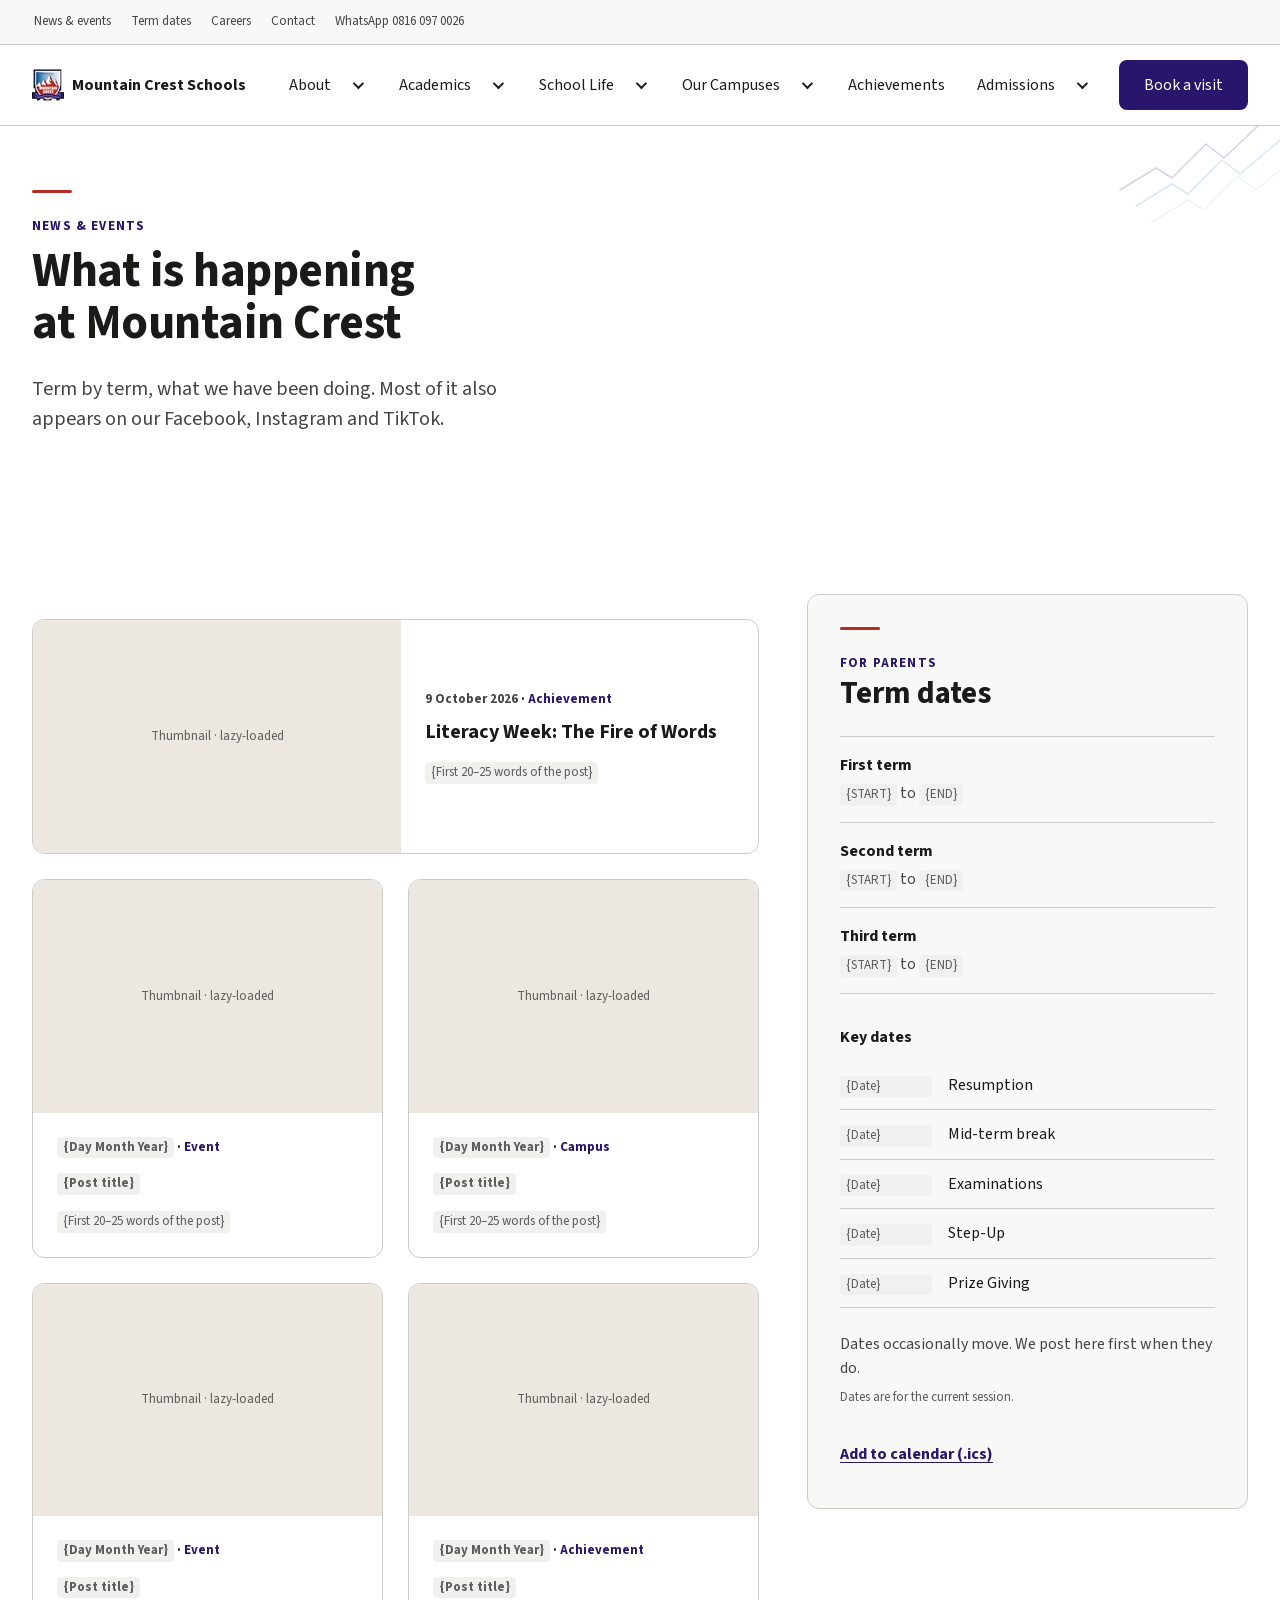
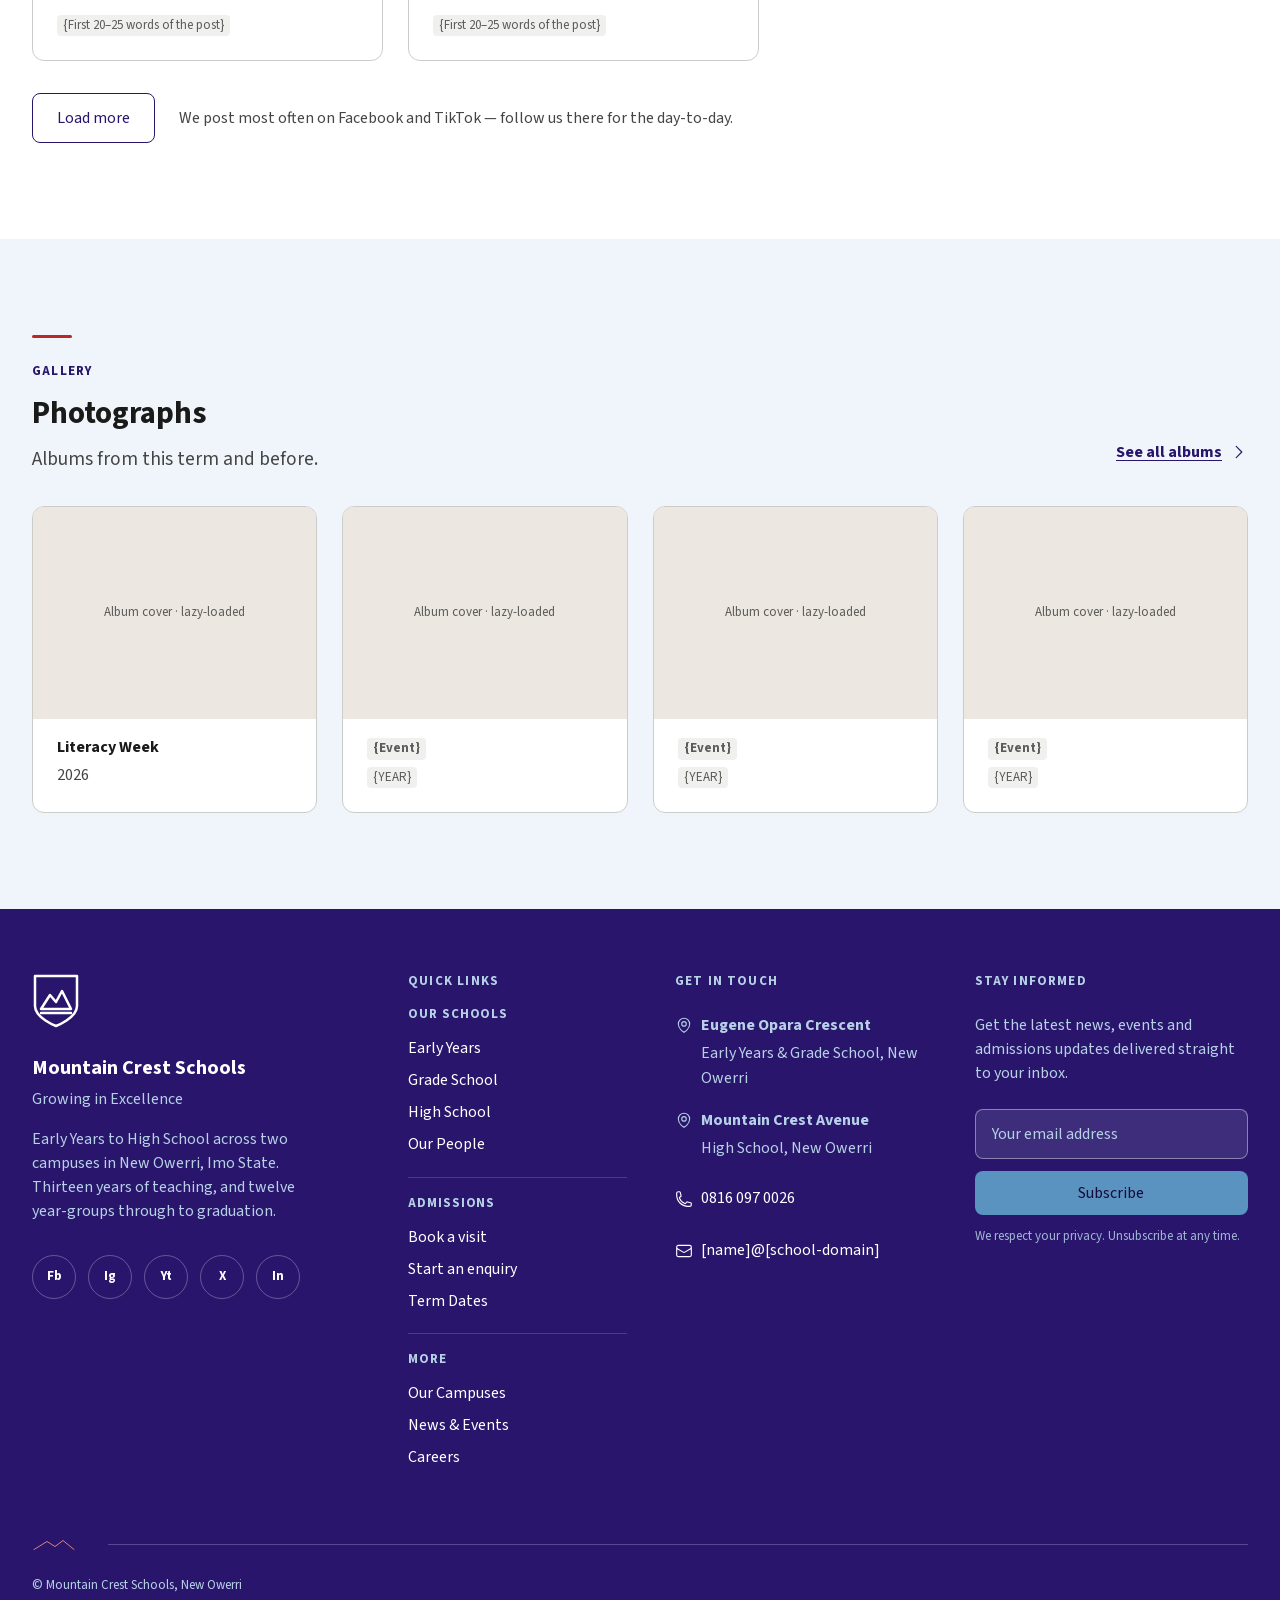
<file: news.html>
<!DOCTYPE html><html lang="en-NG"><head><meta charset="utf-8"><meta name="viewport" content="width=device-width,initial-scale=1"><title>News &amp; Events | Mountain Crest Schools</title><meta name="description" content="News, events and term dates from Mountain Crest Schools, New Owerri. What has been happening, and what is coming up this term."><link rel="preload" href="fonts/SourceSans3-subset.woff2" as="font" type="font/woff2" crossorigin><link rel="icon" href="img/favicon.ico" sizes="any"><link rel="icon" href="img/favicon.png" type="image/png"><link rel="stylesheet" href="css/style.css"></head><body class="p-news"><svg xmlns="http://www.w3.org/2000/svg" style="display:none" aria-hidden="true"><symbol id="i-academic-cap" viewBox="0 0 24 24"><path d="M4.26 10.147a60.438 60.438 0 0 0-.491 6.347A48.62 48.62 0 0 1 12 20.904a48.62 48.62 0 0 1 8.232-4.41 60.46 60.46 0 0 0-.491-6.347m-15.482 0a50.636 50.636 0 0 0-2.658-.813A59.906 59.906 0 0 1 12 3.493a59.903 59.903 0 0 1 10.399 5.84c-.896.248-1.783.52-2.658.814m-15.482 0A50.717 50.717 0 0 1 12 13.489a50.702 50.702 0 0 1 7.74-3.342M6.75 15a.75.75 0 1 0 0-1.5.75.75 0 0 0 0 1.5Zm0 0v-3.675A55.378 55.378 0 0 1 12 8.443m-7.007 11.55A5.981 5.981 0 0 0 6.75 15.75v-1.5"/></symbol><symbol id="i-building-library" viewBox="0 0 24 24"><path d="M12 21v-8.25M15.75 21v-8.25M8.25 21v-8.25M3 9l9-6 9 6m-1.5 12V10.332A48.36 48.36 0 0 0 12 9.75c-2.551 0-5.056.2-7.5.582V21M3 21h18M12 6.75h.008v.008H12V6.75Z"/></symbol><symbol id="i-users" viewBox="0 0 24 24"><path d="M15 19.128a9.38 9.38 0 0 0 2.625.372 9.337 9.337 0 0 0 4.121-.952 4.125 4.125 0 0 0-7.533-2.493M15 19.128v-.003c0-1.113-.285-2.16-.786-3.07M15 19.128v.106A12.318 12.318 0 0 1 8.624 21c-2.331 0-4.512-.645-6.374-1.766l-.001-.109a6.375 6.375 0 0 1 11.964-3.07M12 6.375a3.375 3.375 0 1 1-6.75 0 3.375 3.375 0 0 1 6.75 0Zm8.25 2.25a2.625 2.625 0 1 1-5.25 0 2.625 2.625 0 0 1 5.25 0Z"/></symbol><symbol id="i-trophy" viewBox="0 0 24 24"><path d="M16.5 18.75h-9m9 0a3 3 0 0 1 3 3h-15a3 3 0 0 1 3-3m9 0v-3.375c0-.621-.503-1.125-1.125-1.125h-.871M7.5 18.75v-3.375c0-.621.504-1.125 1.125-1.125h.872m5.007 0H9.497m5.007 0a7.454 7.454 0 0 1-.982-3.172M9.497 14.25a7.454 7.454 0 0 0 .981-3.172M5.25 4.236c-.982.143-1.954.317-2.916.52A6.003 6.003 0 0 0 7.73 9.728M5.25 4.236V4.5c0 2.108.966 3.99 2.48 5.228M5.25 4.236V2.721C7.456 2.41 9.71 2.25 12 2.25c2.291 0 4.545.16 6.75.47v1.516M7.73 9.728a6.726 6.726 0 0 0 2.748 1.35m8.272-6.842V4.5c0 2.108-.966 3.99-2.48 5.228m2.48-5.492a46.32 46.32 0 0 1 2.916.52 6.003 6.003 0 0 1-5.395 4.972m0 0a6.726 6.726 0 0 1-2.749 1.35m0 0a6.772 6.772 0 0 1-3.044 0"/></symbol><symbol id="i-sparkles" viewBox="0 0 24 24"><path d="M9.813 15.904 9 18.75l-.813-2.846a4.5 4.5 0 0 0-3.09-3.09L2.25 12l2.846-.813a4.5 4.5 0 0 0 3.09-3.09L9 5.25l.813 2.846a4.5 4.5 0 0 0 3.09 3.09L15.75 12l-2.846.813a4.5 4.5 0 0 0-3.09 3.09ZM18.259 8.715 18 9.75l-.259-1.035a3.375 3.375 0 0 0-2.455-2.456L14.25 6l1.036-.259a3.375 3.375 0 0 0 2.455-2.456L18 2.25l.259 1.035a3.375 3.375 0 0 0 2.456 2.456L21.75 6l-1.035.259a3.375 3.375 0 0 0-2.456 2.456ZM16.894 20.567 16.5 21.75l-.394-1.183a2.25 2.25 0 0 0-1.423-1.423L13.5 18.75l1.183-.394a2.25 2.25 0 0 0 1.423-1.423l.394-1.183.394 1.183a2.25 2.25 0 0 0 1.423 1.423l1.183.394-1.183.394a2.25 2.25 0 0 0-1.423 1.423Z"/></symbol><symbol id="i-heart" viewBox="0 0 24 24"><path d="M21 8.25c0-2.485-2.099-4.5-4.688-4.5-1.935 0-3.597 1.126-4.312 2.733-.715-1.607-2.377-2.733-4.313-2.733C5.1 3.75 3 5.765 3 8.25c0 7.22 9 12 9 12s9-4.78 9-12Z"/></symbol><symbol id="i-phone" viewBox="0 0 24 24"><path d="M2.25 6.75c0 8.284 6.716 15 15 15h2.25a2.25 2.25 0 0 0 2.25-2.25v-1.372c0-.516-.351-.966-.852-1.091l-4.423-1.106c-.44-.11-.902.055-1.173.417l-.97 1.293c-.282.376-.769.542-1.21.38a12.035 12.035 0 0 1-7.143-7.143c-.162-.441.004-.928.38-1.21l1.293-.97c.363-.271.527-.734.417-1.173L6.963 3.102a1.125 1.125 0 0 0-1.091-.852H4.5A2.25 2.25 0 0 0 2.25 4.5v2.25Z"/></symbol><symbol id="i-chat" viewBox="0 0 24 24"><path d="M20.25 8.511c.884.284 1.5 1.128 1.5 2.097v4.286c0 1.136-.847 2.1-1.98 2.193-.34.027-.68.052-1.02.072v3.091l-3-3c-1.354 0-2.694-.055-4.02-.163a2.115 2.115 0 0 1-.825-.242m9.345-8.334a2.126 2.126 0 0 0-.476-.095 48.64 48.64 0 0 0-8.048 0c-1.131.094-1.976 1.057-1.976 2.192v4.286c0 .837.46 1.58 1.155 1.951m9.345-8.334V6.637c0-1.621-1.152-3.026-2.76-3.235A48.455 48.455 0 0 0 11.25 3c-2.115 0-4.198.137-6.24.402-1.608.209-2.76 1.614-2.76 3.235v6.226c0 1.621 1.152 3.026 2.76 3.235.577.075 1.157.14 1.74.194V21l4.155-4.155"/></symbol><symbol id="i-envelope" viewBox="0 0 24 24"><path d="M21.75 6.75v10.5a2.25 2.25 0 0 1-2.25 2.25h-15a2.25 2.25 0 0 1-2.25-2.25V6.75m19.5 0A2.25 2.25 0 0 0 19.5 4.5h-15a2.25 2.25 0 0 0-2.25 2.25m19.5 0v.243a2.25 2.25 0 0 1-1.07 1.916l-7.5 4.615a2.25 2.25 0 0 1-2.36 0L3.32 8.91a2.25 2.25 0 0 1-1.07-1.916V6.75"/></symbol><symbol id="i-map-pin" viewBox="0 0 24 24"><path d="M15 10.5a3 3 0 1 1-6 0 3 3 0 0 1 6 0Z M19.5 10.5c0 7.142-7.5 11.25-7.5 11.25S4.5 17.642 4.5 10.5a7.5 7.5 0 1 1 15 0Z"/></symbol><symbol id="i-check-circle" viewBox="0 0 24 24"><path d="M9 12.75 11.25 15 15 9.75M21 12a9 9 0 1 1-18 0 9 9 0 0 1 18 0Z"/></symbol><symbol id="i-warning" viewBox="0 0 24 24"><path d="M12 9v3.75m-9.303 3.376c-.866 1.5.217 3.374 1.948 3.374h14.71c1.73 0 2.813-1.874 1.948-3.374L13.949 3.378c-.866-1.5-3.032-1.5-3.898 0L2.697 16.126ZM12 15.75h.007v.008H12v-.008Z"/></symbol><symbol id="i-error" viewBox="0 0 24 24"><path d="M12 9v3.75m9-.75a9 9 0 1 1-18 0 9 9 0 0 1 18 0Zm-9 3.75h.008v.008H12v-.008Z"/></symbol><symbol id="i-info" viewBox="0 0 24 24"><path d="m11.25 11.25.041-.02a.75.75 0 0 1 1.063.852l-.708 2.836a.75.75 0 0 0 1.063.853l.041-.021M21 12a9 9 0 1 1-18 0 9 9 0 0 1 18 0Zm-9-3.75h.008v.008H12V8.25Z"/></symbol><symbol id="i-chevron-down" viewBox="0 0 24 24"><path d="m19.5 8.25-7.5 7.5-7.5-7.5"/></symbol><symbol id="i-chevron-right" viewBox="0 0 24 24"><path d="m8.25 4.5 7.5 7.5-7.5 7.5"/></symbol><symbol id="i-menu" viewBox="0 0 24 24"><path d="M3.75 6.75h16.5M3.75 12h16.5m-16.5 5.25h16.5"/></symbol><symbol id="i-close" viewBox="0 0 24 24"><path d="M6 18 18 6M6 6l12 12"/></symbol><symbol id="i-external" viewBox="0 0 24 24"><path d="M13.5 6H5.25A2.25 2.25 0 0 0 3 8.25v10.5A2.25 2.25 0 0 0 5.25 21h10.5A2.25 2.25 0 0 0 18 18.75V10.5m-10.5 6L21 3m0 0h-5.25M21 3v5.25"/></symbol><symbol id="i-document" viewBox="0 0 24 24"><path d="M19.5 14.25v-2.625a3.375 3.375 0 0 0-3.375-3.375h-1.5A1.125 1.125 0 0 1 13.5 7.125v-1.5a3.375 3.375 0 0 0-3.375-3.375H8.25m0 12.75h7.5m-7.5 3H12M10.5 2.25H5.625c-.621 0-1.125.504-1.125 1.125v17.25c0 .621.504 1.125 1.125 1.125h12.75c.621 0 1.125-.504 1.125-1.125V11.25a9 9 0 0 0-9-9Z"/></symbol></svg><a class="skip" href="#main">Skip to main content</a><div class="util"><div class="wrap"><nav aria-label="Utility"><ul><li class="opt"><a href="news.html">News &amp; events</a></li><li class="opt"><a href="news.html#terms">Term dates</a></li><li class="opt"><a href="careers.html">Careers</a></li><li><a href="contact.html">Contact</a></li><li><a href="https://wa.me/2348160970026">WhatsApp 0816 097 0026</a></li></ul></nav></div></div><header class="hdr"><div class="wrap hdr__in"><a class="logo" href="index.html"><picture><source type="image/webp" srcset="img/crest-32.webp 1x, img/crest-64.webp 2x"><img src="img/crest-32.png" srcset="img/crest-32.png 1x, img/crest-64.png 2x" width="32" height="32" alt="" aria-hidden="true" decoding="async"></picture><span class="logo__name">Mountain Crest Schools</span><span class="vh">Mountain Crest School, home</span></a><nav class="nav" aria-label="Main"><ul><li class="nav__i"><a href="about.html">About</a><details class="dd"><summary class="dd__t" aria-label="About submenu"></summary><ul><li><a href="about.html">About overview</a></li><li><a href="about.html">Our story</a></li><li><a href="about.html">Our people</a></li><li><a href="about.html">Values &amp; ethos</a></li><li><a href="about.html">By the numbers</a></li></ul></details></li><li class="nav__i"><a href="academics.html">Academics</a><details class="dd"><summary class="dd__t" aria-label="Academics submenu"></summary><ul><li><a href="academics.html">Academics overview</a></li><li><a href="academics.html">Early Years</a></li><li><a href="academics.html">Grade School</a></li><li><a href="academics.html">High School</a></li><li><a href="academics.html">Curriculum &amp; exams</a></li><li><a href="academics.html">Beyond the classroom</a></li></ul></details></li><li class="nav__i"><a href="school-life.html">School Life</a><details class="dd"><summary class="dd__t" aria-label="School Life submenu"></summary><ul><li><a href="school-life.html">School Life overview</a></li><li><a href="school-life.html">A day in the life</a></li><li><a href="school-life.html">Facilities</a></li></ul></details></li><li class="nav__i"><a href="campuses.html">Our Campuses</a><details class="dd"><summary class="dd__t" aria-label="Our Campuses submenu"></summary><ul><li><a href="campuses.html">Our Campuses overview</a></li><li><a href="campuses.html">Which campus is my child's?</a></li><li><a href="campuses.html">Locations &amp; directions</a></li></ul></details></li><li><a href="achievements.html">Achievements</a></li><li class="nav__i"><a href="admissions.html">Admissions</a><details class="dd"><summary class="dd__t" aria-label="Admissions submenu"></summary><ul><li><a href="admissions.html">Admissions overview</a></li><li><a href="admissions.html">How to apply</a></li><li><a href="admissions.html">Fees</a></li><li><a href="admissions.html">Book a visit</a></li><li><a href="admissions.html">Questions parents ask</a></li></ul></details></li></ul></nav><a class="btn btn--fill" href="admissions.html#visit">Book a visit</a><details class="menu"><summary aria-label="Open menu"><span aria-hidden="true">☰</span> Menu</summary><div><nav aria-label="Main"><ul class="mnav"><li class="mnav__i"><a href="about.html">About</a><details class="mdd"><summary class="mdd__t" aria-label="About submenu"></summary><ul><li><a href="about.html">About overview</a></li><li><a href="about.html">Our story</a></li><li><a href="about.html">Our people</a></li><li><a href="about.html">Values &amp; ethos</a></li><li><a href="about.html">By the numbers</a></li></ul></details></li><li class="mnav__i"><a href="academics.html">Academics</a><details class="mdd"><summary class="mdd__t" aria-label="Academics submenu"></summary><ul><li><a href="academics.html">Academics overview</a></li><li><a href="academics.html">Early Years</a></li><li><a href="academics.html">Grade School</a></li><li><a href="academics.html">High School</a></li><li><a href="academics.html">Curriculum &amp; exams</a></li><li><a href="academics.html">Beyond the classroom</a></li></ul></details></li><li class="mnav__i"><a href="school-life.html">School Life</a><details class="mdd"><summary class="mdd__t" aria-label="School Life submenu"></summary><ul><li><a href="school-life.html">School Life overview</a></li><li><a href="school-life.html">A day in the life</a></li><li><a href="school-life.html">Facilities</a></li></ul></details></li><li class="mnav__i"><a href="campuses.html">Our Campuses</a><details class="mdd"><summary class="mdd__t" aria-label="Our Campuses submenu"></summary><ul><li><a href="campuses.html">Our Campuses overview</a></li><li><a href="campuses.html">Which campus is my child's?</a></li><li><a href="campuses.html">Locations &amp; directions</a></li></ul></details></li><li><a href="achievements.html">Achievements</a></li><li class="mnav__i"><a href="admissions.html">Admissions</a><details class="mdd"><summary class="mdd__t" aria-label="Admissions submenu"></summary><ul><li><a href="admissions.html">Admissions overview</a></li><li><a href="admissions.html">How to apply</a></li><li><a href="admissions.html">Fees</a></li><li><a href="admissions.html">Book a visit</a></li><li><a href="admissions.html">Questions parents ask</a></li></ul></details></li></ul></nav><nav aria-label="Utility"><ul class="mnav"><li><a href="news.html">News &amp; events</a></li><li><a href="news.html#terms">Term dates</a></li><li><a href="careers.html">Careers</a></li></ul></nav></div></details></div></header><main id="main" tabindex="-1"><section class="sec nhero" id="top"><div class="wrap"><p class="rule" aria-hidden="true"></p><p class="kicker">News &amp; events</p><h1>What is happening at Mountain Crest</h1><p class="nhero__lead">Term by term, what we have been doing. Most of it also appears on our Facebook, Instagram and TikTok.</p></div></section><section class="sec" id="news"><div class="wrap"><div class="nlay"><div><h2 class="vh">Recent posts</h2><ul class="pgrid"><li class="pcard pcard--lead"><a class="pcard__a" href="#"><div class="ph " role="img" aria-label="Pupils at Mountain Crest during Literacy Week, 2026."><span class="ph__t">Thumbnail &middot; lazy-loaded</span></div><span class="pcard__b"><span class="pcard__m"><span class="pcard__d">9 October 2026</span> &middot; <span class="pcard__c">Achievement</span></span><span class="pcard__t">Literacy Week: The Fire of Words</span><span class="pcard__x"><span class="tok">{First 20–25 words of the post}</span></span></span></a></li><li class="pcard"><a class="pcard__a" href="#"><div class="ph " role="img" aria-label="Photograph from the post: {Post title}."><span class="ph__t">Thumbnail &middot; lazy-loaded</span></div><span class="pcard__b"><span class="pcard__m"><span class="pcard__d"><span class="tok">{Day Month Year}</span></span> &middot; <span class="pcard__c">Event</span></span><span class="pcard__t"><span class="tok">{Post title}</span></span><span class="pcard__x"><span class="tok">{First 20–25 words of the post}</span></span></span></a></li><li class="pcard"><a class="pcard__a" href="#"><div class="ph " role="img" aria-label="Photograph from the post: {Post title}."><span class="ph__t">Thumbnail &middot; lazy-loaded</span></div><span class="pcard__b"><span class="pcard__m"><span class="pcard__d"><span class="tok">{Day Month Year}</span></span> &middot; <span class="pcard__c">Campus</span></span><span class="pcard__t"><span class="tok">{Post title}</span></span><span class="pcard__x"><span class="tok">{First 20–25 words of the post}</span></span></span></a></li><li class="pcard"><a class="pcard__a" href="#"><div class="ph " role="img" aria-label="Photograph from the post: {Post title}."><span class="ph__t">Thumbnail &middot; lazy-loaded</span></div><span class="pcard__b"><span class="pcard__m"><span class="pcard__d"><span class="tok">{Day Month Year}</span></span> &middot; <span class="pcard__c">Event</span></span><span class="pcard__t"><span class="tok">{Post title}</span></span><span class="pcard__x"><span class="tok">{First 20–25 words of the post}</span></span></span></a></li><li class="pcard"><a class="pcard__a" href="#"><div class="ph " role="img" aria-label="Photograph from the post: {Post title}."><span class="ph__t">Thumbnail &middot; lazy-loaded</span></div><span class="pcard__b"><span class="pcard__m"><span class="pcard__d"><span class="tok">{Day Month Year}</span></span> &middot; <span class="pcard__c">Achievement</span></span><span class="pcard__t"><span class="tok">{Post title}</span></span><span class="pcard__x"><span class="tok">{First 20–25 words of the post}</span></span></span></a></li></ul><p class="empty" hidden>No news posted yet this term. Term dates are below, or <a href="admissions.html#visit">come and see an ordinary day for yourself</a>.</p><div class="posts__after"><button class="btn btn--out" type="button">Load more</button><p>We post most often on Facebook and TikTok &mdash; follow us there for the day-to-day.</p></div></div><aside class="tcard" id="terms" aria-labelledby="terms-h"><p class="rule" aria-hidden="true"></p><p class="kicker">For parents</p><h2 id="terms-h">Term dates</h2><ul class="terms"><li class="term"><p class="term__n">First term</p><p class="term__d"><span class="tok">{START}</span> to <span class="tok">{END}</span></p></li><li class="term"><p class="term__n">Second term</p><p class="term__d"><span class="tok">{START}</span> to <span class="tok">{END}</span></p></li><li class="term"><p class="term__n">Third term</p><p class="term__d"><span class="tok">{START}</span> to <span class="tok">{END}</span></p></li></ul><h3 class="tcard__h3">Key dates</h3><ul class="keys"><li class="key"><span class="tok">{Date}</span><span>Resumption</span></li><li class="key"><span class="tok">{Date}</span><span>Mid-term break</span></li><li class="key"><span class="tok">{Date}</span><span>Examinations</span></li><li class="key"><span class="tok">{Date}</span><span>Step-Up</span></li><li class="key"><span class="tok">{Date}</span><span>Prize Giving</span></li></ul><p class="tcard__p">Dates occasionally move. We post here first when they do.</p><p class="tcard__fine">Dates are for the current session.</p><p class="empty" hidden>Dates for next session will be posted before the end of term.</p><p class="tcard__ics"><a class="lnk" href="#">Add to calendar (.ics)</a></p></aside></div></div></section><section class="sec sec--brand" id="photographs"><div class="wrap"><div class="sec__head sec__head--row"><div><p class="rule" aria-hidden="true"></p><p class="kicker">Gallery</p><h2>Photographs</h2><p class="sec__lead">Albums from this term and before.</p></div><a class="lnk" href="gallery.html">See all albums<svg class="ico ico--sm" aria-hidden="true" focusable="false"><use href="#i-chevron-right"/></svg></a></div><ul class="albums"><li class="album"><a class="album__a" href="gallery.html"><div class="ph " role="img" aria-label="Photographs from Literacy Week, 2026."><span class="ph__t">Album cover &middot; lazy-loaded</span></div><span class="album__b"><span class="album__n">Literacy Week</span><span class="album__y">2026</span></span></a></li><li class="album"><a class="album__a" href="gallery.html"><div class="ph " role="img" aria-label="Photographs from {EVENT}, {YEAR}."><span class="ph__t">Album cover &middot; lazy-loaded</span></div><span class="album__b"><span class="album__n"><span class="tok">{Event}</span></span><span class="album__y"><span class="tok">{YEAR}</span></span></span></a></li><li class="album"><a class="album__a" href="gallery.html"><div class="ph " role="img" aria-label="Photographs from {EVENT}, {YEAR}."><span class="ph__t">Album cover &middot; lazy-loaded</span></div><span class="album__b"><span class="album__n"><span class="tok">{Event}</span></span><span class="album__y"><span class="tok">{YEAR}</span></span></span></a></li><li class="album"><a class="album__a" href="gallery.html"><div class="ph " role="img" aria-label="Photographs from {EVENT}, {YEAR}."><span class="ph__t">Album cover &middot; lazy-loaded</span></div><span class="album__b"><span class="album__n"><span class="tok">{Event}</span></span><span class="album__y"><span class="tok">{YEAR}</span></span></span></a></li></ul></div></section></main><footer class="ftr"><div class="wrap"><div class="ftr__grid"><div class="ftr__brand"><svg class="crest" viewBox="0 0 48 56" aria-hidden="true" focusable="false"><path class="crest__s" d="M3 3h42v30c0 12-21 20-21 20S3 45 3 33Z"/><path class="crest__m" d="M9 36 L18 22 L24 29 L30 18 L39 36Z"/><path class="crest__b" d="M9 40h30"/></svg><p class="ftr__name">Mountain Crest Schools</p><p class="ftr__tag">Growing in Excellence</p><p class="ftr__about">Early Years to High School across two campuses in New Owerri, Imo State. Thirteen years of teaching, and twelve year-groups through to graduation.</p><!-- SOCIAL MARKS: each button is final except the glyph. The platform logos are trademarks and are not redrawn here. Paste the official SVG path from each platform's brand resources in place of the two-letter span, keeping the .vh label. Delete any account the school does not have. --><ul class="socials"><li><a class="soc" href="https://www.facebook.com/" target="_blank" rel="noopener"><span aria-hidden="true">Fb</span><span class="vh">Mountain Crest Schools on Facebook</span></a></li><li><a class="soc" href="https://www.instagram.com/" target="_blank" rel="noopener"><span aria-hidden="true">Ig</span><span class="vh">Mountain Crest Schools on Instagram</span></a></li><li><a class="soc" href="https://www.youtube.com/" target="_blank" rel="noopener"><span aria-hidden="true">Yt</span><span class="vh">Mountain Crest Schools on YouTube</span></a></li><li><a class="soc" href="https://x.com/" target="_blank" rel="noopener"><span aria-hidden="true">X</span><span class="vh">Mountain Crest Schools on X</span></a></li><li><a class="soc" href="https://www.linkedin.com/" target="_blank" rel="noopener"><span aria-hidden="true">In</span><span class="vh">Mountain Crest Schools on LinkedIn</span></a></li></ul></div><nav class="ftr__col ftr__col--links" aria-label="Quick links"><h2>Quick links</h2><div class="ftr__grp"><p class="ftr__glabel">Our schools</p><ul><li><a href="early-years.html">Early Years</a></li><li><a href="grade-school.html">Grade School</a></li><li><a href="high-school.html">High School</a></li><li><a href="people.html">Our People</a></li></ul></div><div class="ftr__grp ftr__grp--div"><p class="ftr__glabel">Admissions</p><ul><li><a href="admissions.html#visit">Book a visit</a></li><li><a href="admissions.html#enquiry">Start an enquiry</a></li><li><a href="admissions.html#terms">Term Dates</a></li></ul></div><div class="ftr__grp ftr__grp--div"><p class="ftr__glabel">More</p><ul><li><a href="campuses.html">Our Campuses</a></li><li><a href="news.html">News &amp; Events</a></li><li><a href="careers.html">Careers</a></li></ul></div></nav><div class="ftr__col"><h2>Get in touch</h2><address class="ftr__addr"><p class="ftr__loc"><svg class="ico ico--sm" aria-hidden="true" focusable="false"><use href="#i-map-pin"/></svg><span><span class="ftr__place">Eugene Opara Crescent</span><span class="ftr__sub">Early Years &amp; Grade School, New Owerri</span></span></p><p class="ftr__loc"><svg class="ico ico--sm" aria-hidden="true" focusable="false"><use href="#i-map-pin"/></svg><span><span class="ftr__place">Mountain Crest Avenue</span><span class="ftr__sub">High School, New Owerri</span></span></p><p class="ftr__ct"><a href="tel:+2348160970026"><svg class="ico ico--sm" aria-hidden="true" focusable="false"><use href="#i-phone"/></svg><span>0816 097 0026</span></a></p><p class="ftr__ct"><a href="mailto:hello@mountaincrest.example"><svg class="ico ico--sm" aria-hidden="true" focusable="false"><use href="#i-envelope"/></svg><span>[name]@[school-domain]</span></a></p></address></div><div class="ftr__col"><h2>Stay informed</h2><p class="ftr__nlp">Get the latest news, events and admissions updates delivered straight to your inbox.</p><form class="nl" action="#" method="post"><label class="vh" for="nl-email">Your email address</label><input class="nl__in" id="nl-email" name="email" type="email" autocomplete="email" placeholder="Your email address" required><button class="nl__btn" type="submit">Subscribe</button></form><p class="ftr__fine">We respect your privacy. Unsubscribe at any time.</p></div></div><div class="ftr__end"><svg class="crestline crestline--sm" viewBox="0 0 120 26" aria-hidden="true" focusable="false"><path d="M4 22 L30 6 L46 16 L62 4 L84 22"/></svg><span class="ftr__rule"></span></div><p class="ftr__cp">&copy; Mountain Crest Schools, New Owerri</p></div></footer><script>/* Nav disclosure behaviour. Item 11 Primary Nav already required: at bp-lg opening one closes another, and Escape closes and returns focus to the trigger. Both were implemented for the mobile menu only. Click-outside and focus-out were not specified at all and are added here. All of it is enhancement: without JavaScript each details still opens and closes on its own summary, which is the no-JS floor sub-step 5 required. */function navOpen(){return document.querySelectorAll('.nav details[open],.menu .mnav details[open],.menu[open]')}function cl(el){return el&&el.closest?el:null}document.addEventListener('toggle',function(e){var d=e.target;if(!d.open||!d.matches||!d.matches('.nav details,.menu .mnav details,.menu'))return;navOpen().forEach(function(o){if(o!==d&&!o.contains(d)&&!d.contains(o))o.open=false})},true);document.addEventListener('pointerdown',function(e){navOpen().forEach(function(d){if(!d.contains(e.target))d.open=false})});document.addEventListener('keydown',function(e){if(e.key!=='Escape')return;var t=cl(e.target)&&e.target.closest('details[open]');var d=t||document.querySelector('.menu[open],.nav details[open]');if(!d)return;d.open=false;var s=d.querySelector('summary');if(s)s.focus()});document.addEventListener('focusout',function(e){var d=cl(e.target)&&e.target.closest('.nav details[open]');if(d&&!d.contains(e.relatedTarget))d.open=false});document.addEventListener('click',function(e){var a=cl(e.target)&&e.target.closest('.menu a');if(!a)return;var m=document.querySelector('.menu[open]');if(m)m.open=false});var ids=[].map.call(document.querySelectorAll('main [id]'),function(s){return s});var links=document.querySelectorAll('.snav a');if(ids.length&&links.length&&'IntersectionObserver' in window){var io=new IntersectionObserver(function(es){es.forEach(function(en){if(!en.isIntersecting)return;links.forEach(function(a){a.toggleAttribute('aria-current',a.getAttribute('href')==='#'+en.target.id)})})},{rootMargin:'-140px 0px -60% 0px'});ids.forEach(function(s){io.observe(s)})}document.querySelectorAll('form[data-demo]').forEach(function(f){f.addEventListener('submit',function(e){e.preventDefault();var b=f.querySelector('button[type=submit]');b.textContent=f.dataset.loading;b.disabled=true;setTimeout(function(){f.innerHTML=f.dataset.ok;f.querySelector('h3').focus()},900)})});</script></body></html>
</file>
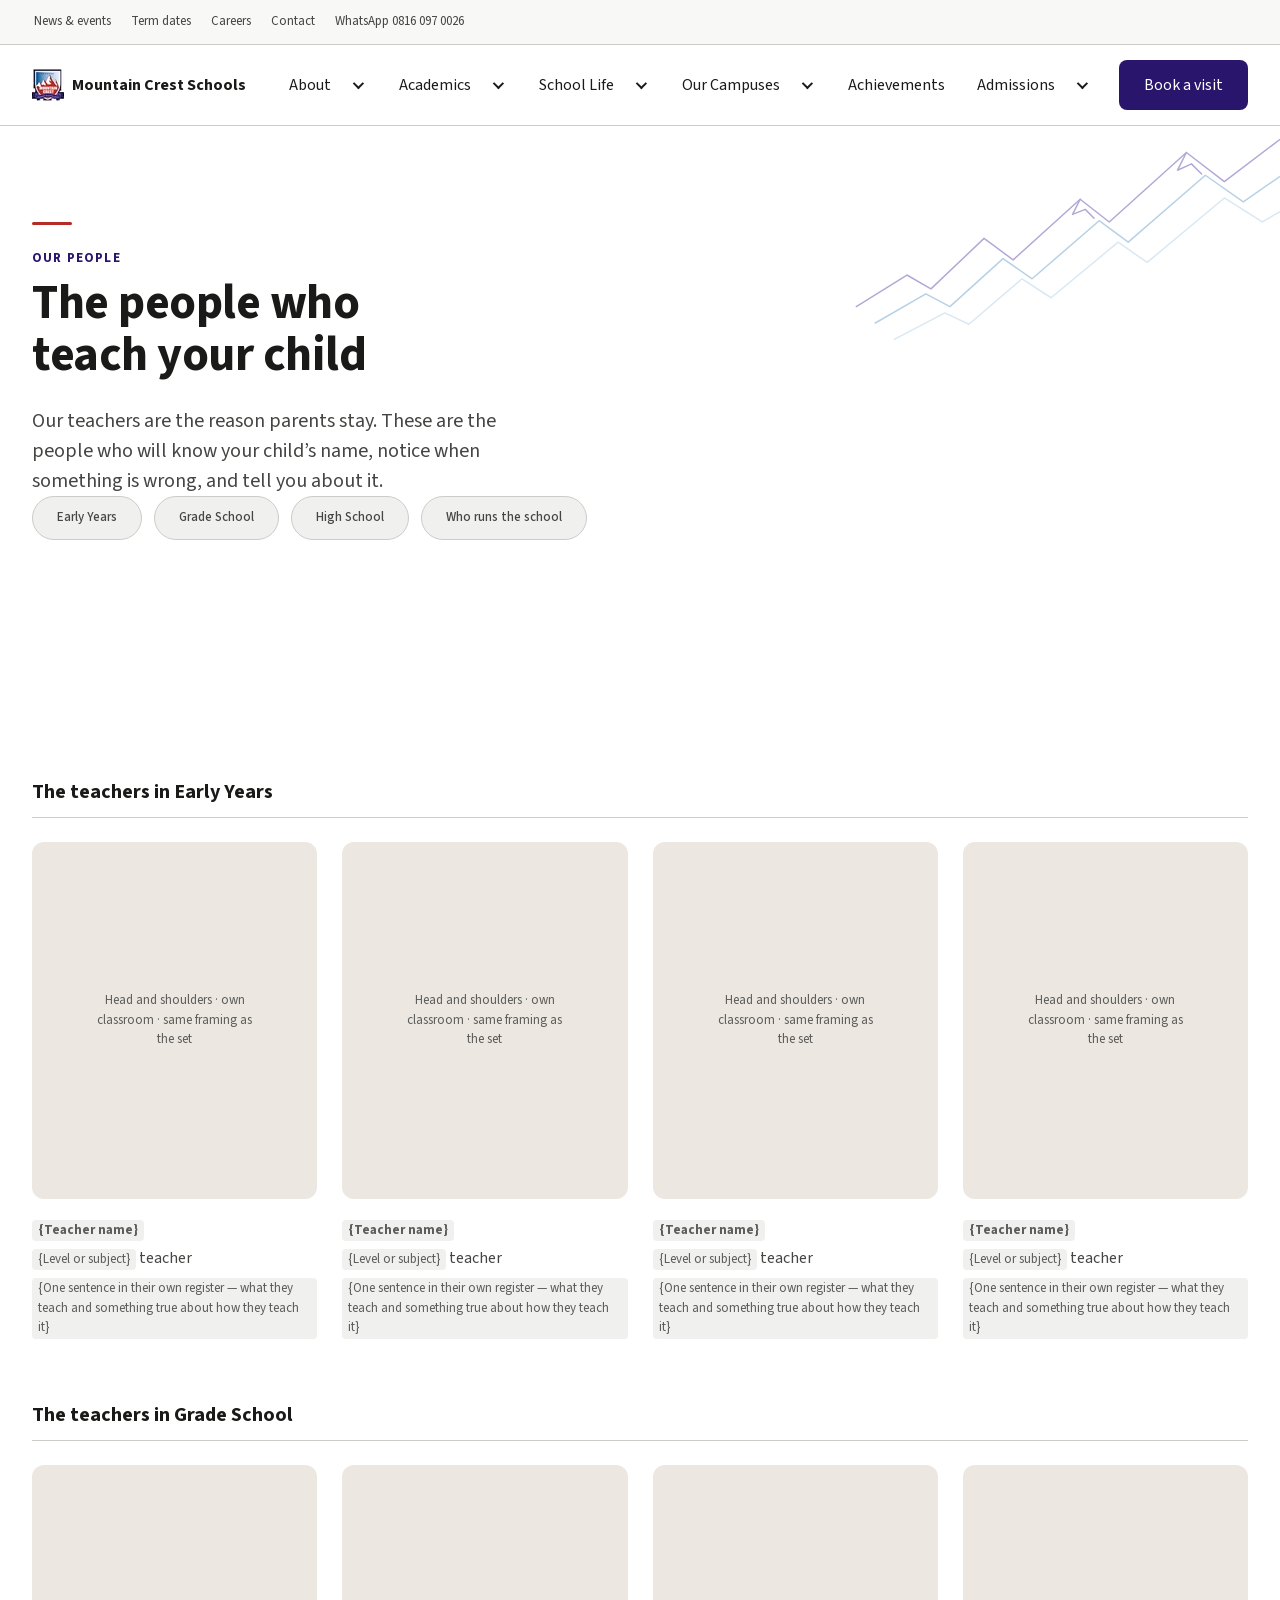
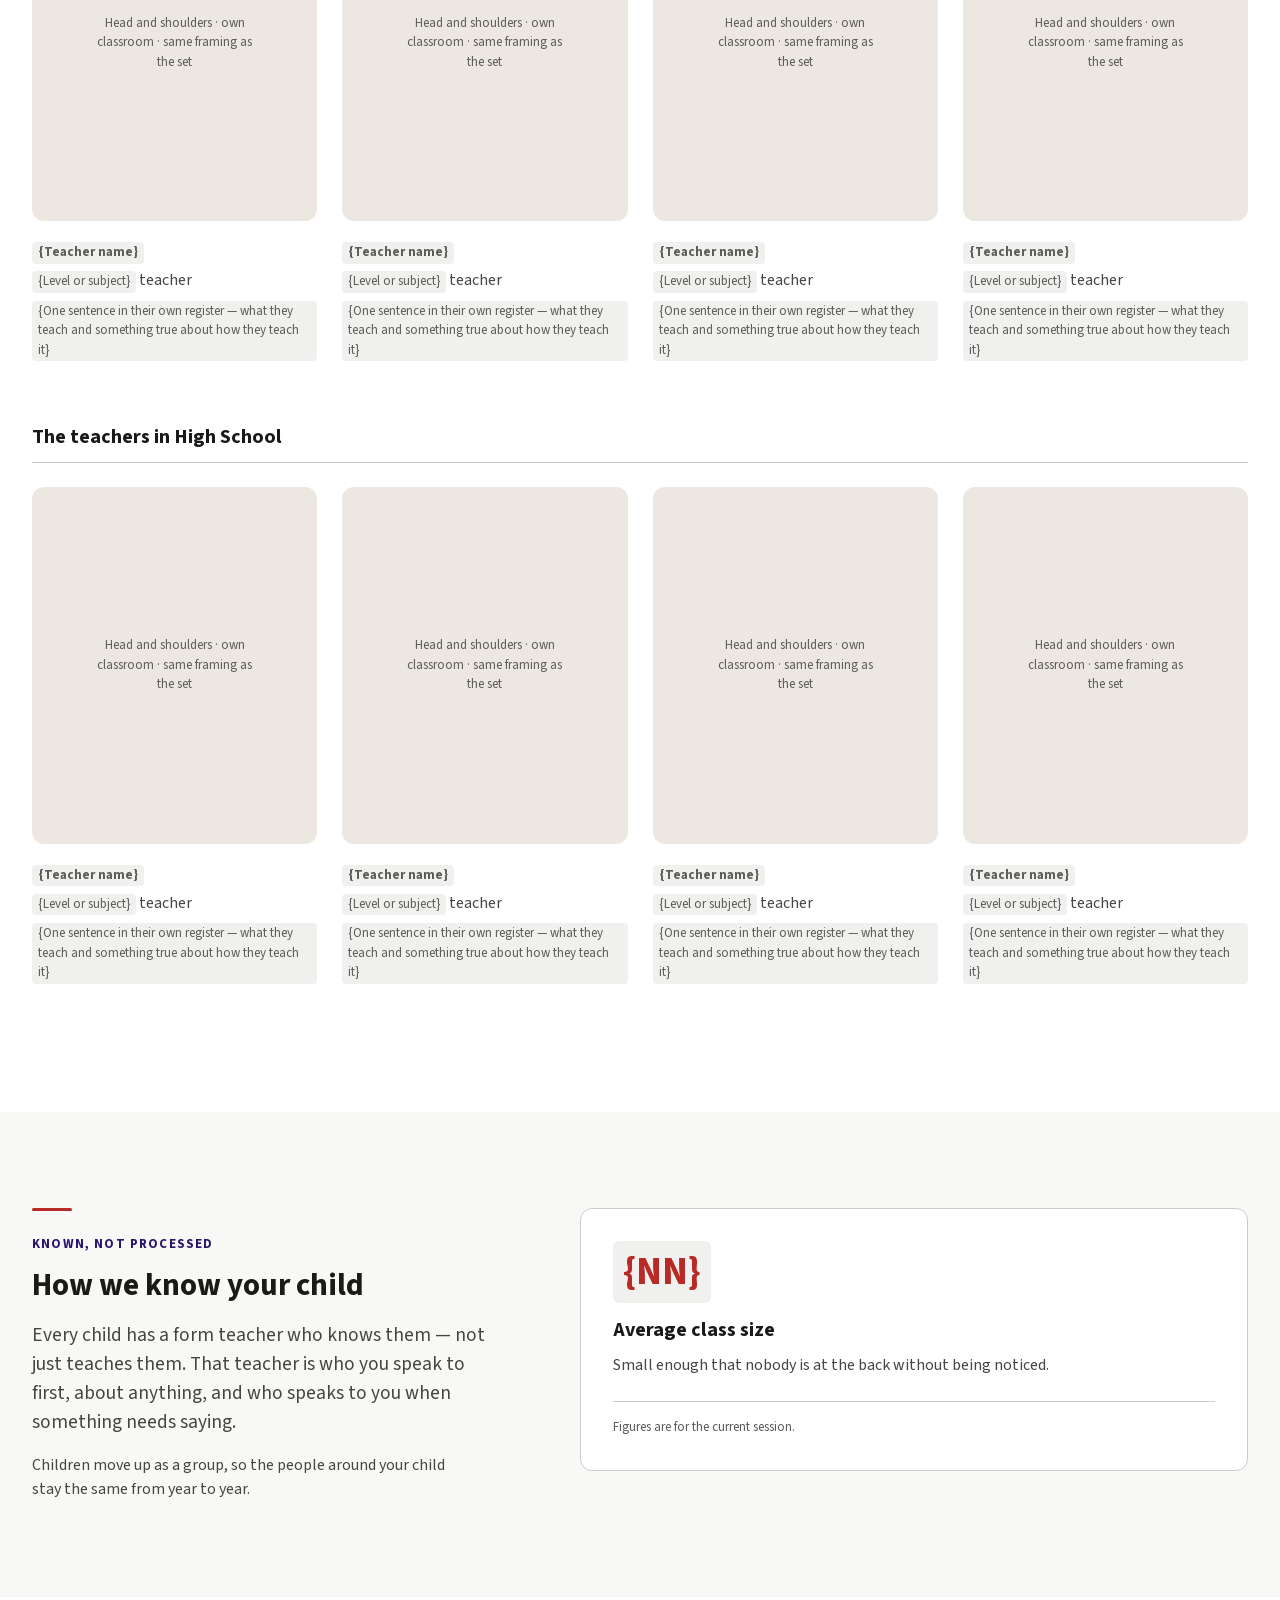
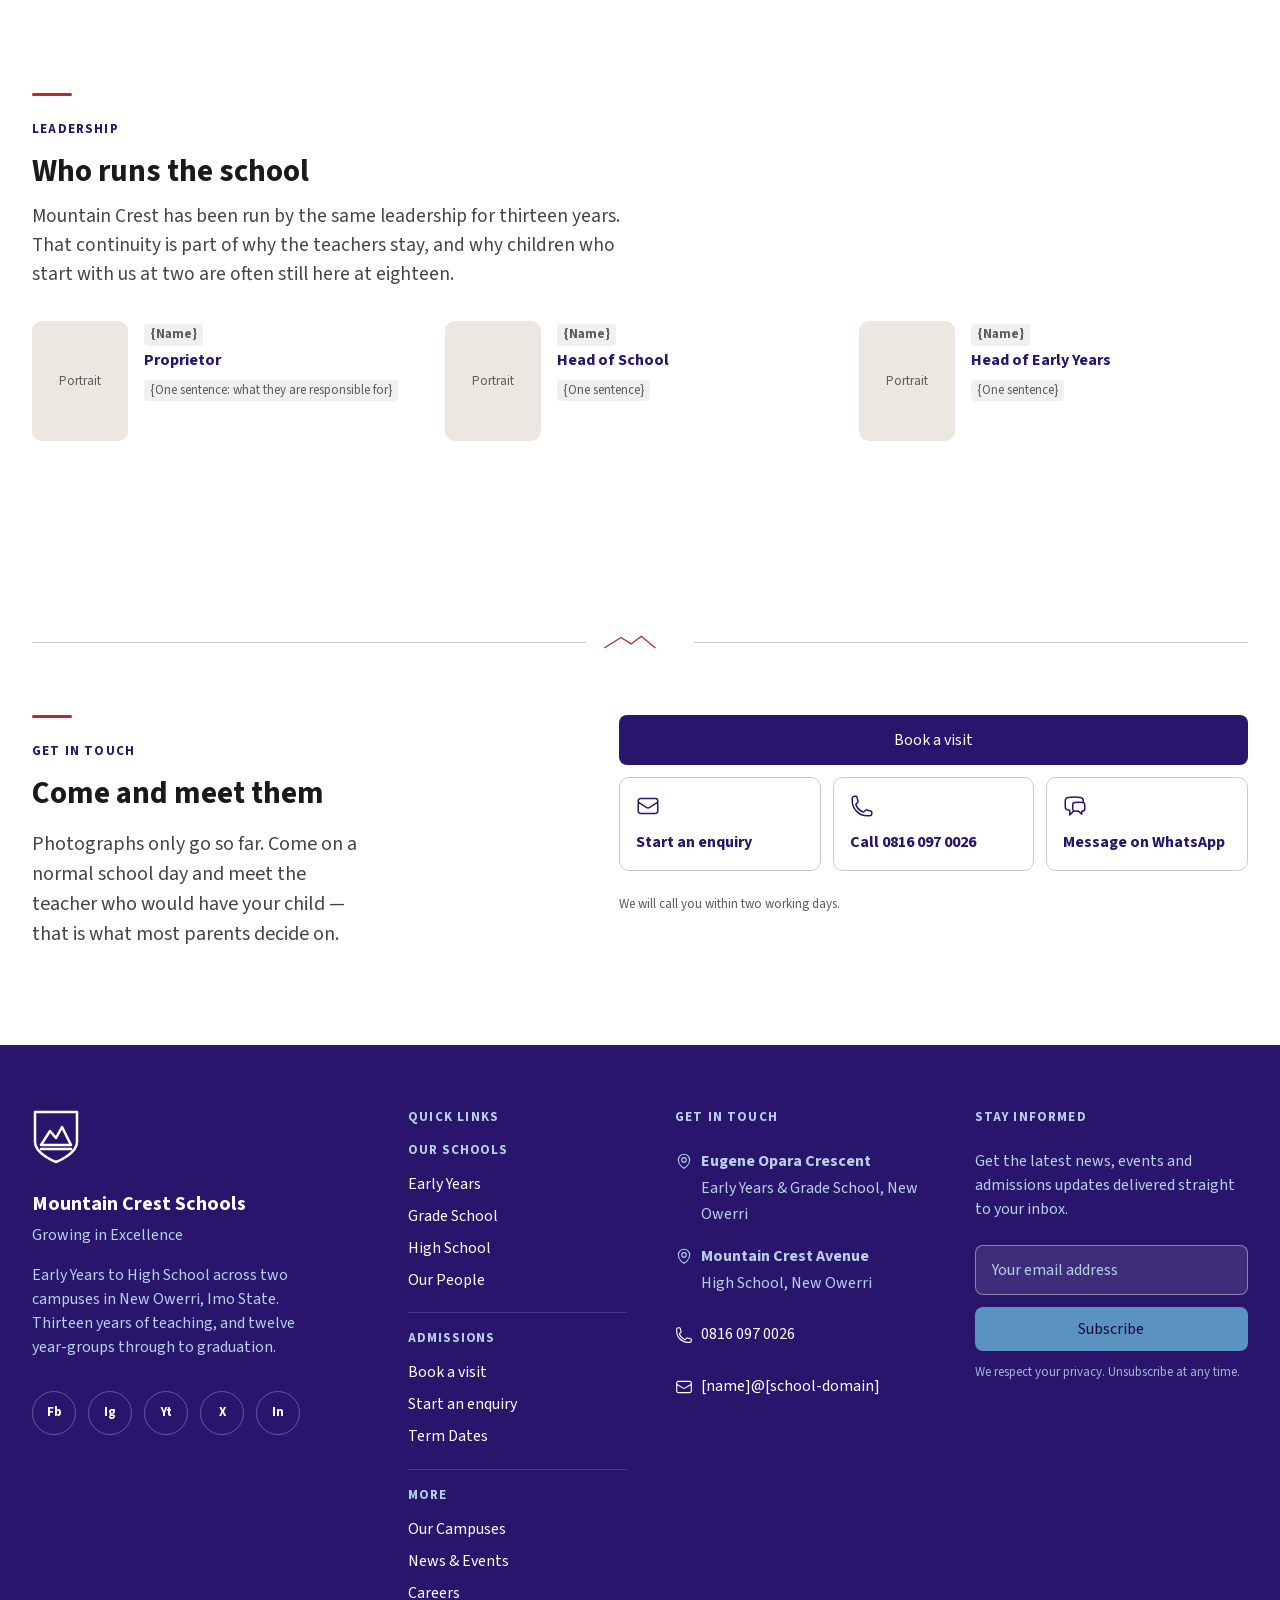
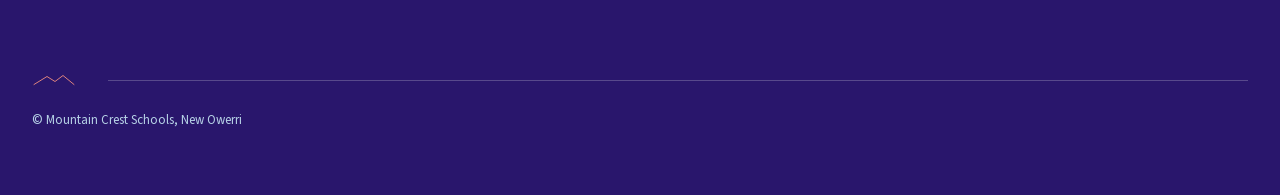
<file: people.html>
<!DOCTYPE html><html lang="en-NG"><head><meta charset="utf-8"><meta name="viewport" content="width=device-width,initial-scale=1"><title>Our Teachers | Mountain Crest Schools</title><meta name="description" content="Meet the teachers at Mountain Crest Schools, New Owerri. Named people you can meet before you decide, and speak to afterwards. Book a visit and come and see."><link rel="preload" href="fonts/SourceSans3-subset.woff2" as="font" type="font/woff2" crossorigin><link rel="icon" href="img/favicon.ico" sizes="any"><link rel="icon" href="img/favicon.png" type="image/png"><link rel="stylesheet" href="css/style.css"></head><body class="p-people"><svg xmlns="http://www.w3.org/2000/svg" style="display:none" aria-hidden="true"><symbol id="i-academic-cap" viewBox="0 0 24 24"><path d="M4.26 10.147a60.438 60.438 0 0 0-.491 6.347A48.62 48.62 0 0 1 12 20.904a48.62 48.62 0 0 1 8.232-4.41 60.46 60.46 0 0 0-.491-6.347m-15.482 0a50.636 50.636 0 0 0-2.658-.813A59.906 59.906 0 0 1 12 3.493a59.903 59.903 0 0 1 10.399 5.84c-.896.248-1.783.52-2.658.814m-15.482 0A50.717 50.717 0 0 1 12 13.489a50.702 50.702 0 0 1 7.74-3.342M6.75 15a.75.75 0 1 0 0-1.5.75.75 0 0 0 0 1.5Zm0 0v-3.675A55.378 55.378 0 0 1 12 8.443m-7.007 11.55A5.981 5.981 0 0 0 6.75 15.75v-1.5"/></symbol><symbol id="i-building-library" viewBox="0 0 24 24"><path d="M12 21v-8.25M15.75 21v-8.25M8.25 21v-8.25M3 9l9-6 9 6m-1.5 12V10.332A48.36 48.36 0 0 0 12 9.75c-2.551 0-5.056.2-7.5.582V21M3 21h18M12 6.75h.008v.008H12V6.75Z"/></symbol><symbol id="i-users" viewBox="0 0 24 24"><path d="M15 19.128a9.38 9.38 0 0 0 2.625.372 9.337 9.337 0 0 0 4.121-.952 4.125 4.125 0 0 0-7.533-2.493M15 19.128v-.003c0-1.113-.285-2.16-.786-3.07M15 19.128v.106A12.318 12.318 0 0 1 8.624 21c-2.331 0-4.512-.645-6.374-1.766l-.001-.109a6.375 6.375 0 0 1 11.964-3.07M12 6.375a3.375 3.375 0 1 1-6.75 0 3.375 3.375 0 0 1 6.75 0Zm8.25 2.25a2.625 2.625 0 1 1-5.25 0 2.625 2.625 0 0 1 5.25 0Z"/></symbol><symbol id="i-trophy" viewBox="0 0 24 24"><path d="M16.5 18.75h-9m9 0a3 3 0 0 1 3 3h-15a3 3 0 0 1 3-3m9 0v-3.375c0-.621-.503-1.125-1.125-1.125h-.871M7.5 18.75v-3.375c0-.621.504-1.125 1.125-1.125h.872m5.007 0H9.497m5.007 0a7.454 7.454 0 0 1-.982-3.172M9.497 14.25a7.454 7.454 0 0 0 .981-3.172M5.25 4.236c-.982.143-1.954.317-2.916.52A6.003 6.003 0 0 0 7.73 9.728M5.25 4.236V4.5c0 2.108.966 3.99 2.48 5.228M5.25 4.236V2.721C7.456 2.41 9.71 2.25 12 2.25c2.291 0 4.545.16 6.75.47v1.516M7.73 9.728a6.726 6.726 0 0 0 2.748 1.35m8.272-6.842V4.5c0 2.108-.966 3.99-2.48 5.228m2.48-5.492a46.32 46.32 0 0 1 2.916.52 6.003 6.003 0 0 1-5.395 4.972m0 0a6.726 6.726 0 0 1-2.749 1.35m0 0a6.772 6.772 0 0 1-3.044 0"/></symbol><symbol id="i-sparkles" viewBox="0 0 24 24"><path d="M9.813 15.904 9 18.75l-.813-2.846a4.5 4.5 0 0 0-3.09-3.09L2.25 12l2.846-.813a4.5 4.5 0 0 0 3.09-3.09L9 5.25l.813 2.846a4.5 4.5 0 0 0 3.09 3.09L15.75 12l-2.846.813a4.5 4.5 0 0 0-3.09 3.09ZM18.259 8.715 18 9.75l-.259-1.035a3.375 3.375 0 0 0-2.455-2.456L14.25 6l1.036-.259a3.375 3.375 0 0 0 2.455-2.456L18 2.25l.259 1.035a3.375 3.375 0 0 0 2.456 2.456L21.75 6l-1.035.259a3.375 3.375 0 0 0-2.456 2.456ZM16.894 20.567 16.5 21.75l-.394-1.183a2.25 2.25 0 0 0-1.423-1.423L13.5 18.75l1.183-.394a2.25 2.25 0 0 0 1.423-1.423l.394-1.183.394 1.183a2.25 2.25 0 0 0 1.423 1.423l1.183.394-1.183.394a2.25 2.25 0 0 0-1.423 1.423Z"/></symbol><symbol id="i-heart" viewBox="0 0 24 24"><path d="M21 8.25c0-2.485-2.099-4.5-4.688-4.5-1.935 0-3.597 1.126-4.312 2.733-.715-1.607-2.377-2.733-4.313-2.733C5.1 3.75 3 5.765 3 8.25c0 7.22 9 12 9 12s9-4.78 9-12Z"/></symbol><symbol id="i-phone" viewBox="0 0 24 24"><path d="M2.25 6.75c0 8.284 6.716 15 15 15h2.25a2.25 2.25 0 0 0 2.25-2.25v-1.372c0-.516-.351-.966-.852-1.091l-4.423-1.106c-.44-.11-.902.055-1.173.417l-.97 1.293c-.282.376-.769.542-1.21.38a12.035 12.035 0 0 1-7.143-7.143c-.162-.441.004-.928.38-1.21l1.293-.97c.363-.271.527-.734.417-1.173L6.963 3.102a1.125 1.125 0 0 0-1.091-.852H4.5A2.25 2.25 0 0 0 2.25 4.5v2.25Z"/></symbol><symbol id="i-chat" viewBox="0 0 24 24"><path d="M20.25 8.511c.884.284 1.5 1.128 1.5 2.097v4.286c0 1.136-.847 2.1-1.98 2.193-.34.027-.68.052-1.02.072v3.091l-3-3c-1.354 0-2.694-.055-4.02-.163a2.115 2.115 0 0 1-.825-.242m9.345-8.334a2.126 2.126 0 0 0-.476-.095 48.64 48.64 0 0 0-8.048 0c-1.131.094-1.976 1.057-1.976 2.192v4.286c0 .837.46 1.58 1.155 1.951m9.345-8.334V6.637c0-1.621-1.152-3.026-2.76-3.235A48.455 48.455 0 0 0 11.25 3c-2.115 0-4.198.137-6.24.402-1.608.209-2.76 1.614-2.76 3.235v6.226c0 1.621 1.152 3.026 2.76 3.235.577.075 1.157.14 1.74.194V21l4.155-4.155"/></symbol><symbol id="i-envelope" viewBox="0 0 24 24"><path d="M21.75 6.75v10.5a2.25 2.25 0 0 1-2.25 2.25h-15a2.25 2.25 0 0 1-2.25-2.25V6.75m19.5 0A2.25 2.25 0 0 0 19.5 4.5h-15a2.25 2.25 0 0 0-2.25 2.25m19.5 0v.243a2.25 2.25 0 0 1-1.07 1.916l-7.5 4.615a2.25 2.25 0 0 1-2.36 0L3.32 8.91a2.25 2.25 0 0 1-1.07-1.916V6.75"/></symbol><symbol id="i-map-pin" viewBox="0 0 24 24"><path d="M15 10.5a3 3 0 1 1-6 0 3 3 0 0 1 6 0Z M19.5 10.5c0 7.142-7.5 11.25-7.5 11.25S4.5 17.642 4.5 10.5a7.5 7.5 0 1 1 15 0Z"/></symbol><symbol id="i-check-circle" viewBox="0 0 24 24"><path d="M9 12.75 11.25 15 15 9.75M21 12a9 9 0 1 1-18 0 9 9 0 0 1 18 0Z"/></symbol><symbol id="i-warning" viewBox="0 0 24 24"><path d="M12 9v3.75m-9.303 3.376c-.866 1.5.217 3.374 1.948 3.374h14.71c1.73 0 2.813-1.874 1.948-3.374L13.949 3.378c-.866-1.5-3.032-1.5-3.898 0L2.697 16.126ZM12 15.75h.007v.008H12v-.008Z"/></symbol><symbol id="i-error" viewBox="0 0 24 24"><path d="M12 9v3.75m9-.75a9 9 0 1 1-18 0 9 9 0 0 1 18 0Zm-9 3.75h.008v.008H12v-.008Z"/></symbol><symbol id="i-info" viewBox="0 0 24 24"><path d="m11.25 11.25.041-.02a.75.75 0 0 1 1.063.852l-.708 2.836a.75.75 0 0 0 1.063.853l.041-.021M21 12a9 9 0 1 1-18 0 9 9 0 0 1 18 0Zm-9-3.75h.008v.008H12V8.25Z"/></symbol><symbol id="i-chevron-down" viewBox="0 0 24 24"><path d="m19.5 8.25-7.5 7.5-7.5-7.5"/></symbol><symbol id="i-chevron-right" viewBox="0 0 24 24"><path d="m8.25 4.5 7.5 7.5-7.5 7.5"/></symbol><symbol id="i-menu" viewBox="0 0 24 24"><path d="M3.75 6.75h16.5M3.75 12h16.5m-16.5 5.25h16.5"/></symbol><symbol id="i-close" viewBox="0 0 24 24"><path d="M6 18 18 6M6 6l12 12"/></symbol><symbol id="i-external" viewBox="0 0 24 24"><path d="M13.5 6H5.25A2.25 2.25 0 0 0 3 8.25v10.5A2.25 2.25 0 0 0 5.25 21h10.5A2.25 2.25 0 0 0 18 18.75V10.5m-10.5 6L21 3m0 0h-5.25M21 3v5.25"/></symbol><symbol id="i-document" viewBox="0 0 24 24"><path d="M19.5 14.25v-2.625a3.375 3.375 0 0 0-3.375-3.375h-1.5A1.125 1.125 0 0 1 13.5 7.125v-1.5a3.375 3.375 0 0 0-3.375-3.375H8.25m0 12.75h7.5m-7.5 3H12M10.5 2.25H5.625c-.621 0-1.125.504-1.125 1.125v17.25c0 .621.504 1.125 1.125 1.125h12.75c.621 0 1.125-.504 1.125-1.125V11.25a9 9 0 0 0-9-9Z"/></symbol></svg><a class="skip" href="#main">Skip to main content</a><div class="util"><div class="wrap"><nav aria-label="Utility"><ul><li class="opt"><a href="news.html">News &amp; events</a></li><li class="opt"><a href="news.html#terms">Term dates</a></li><li class="opt"><a href="careers.html">Careers</a></li><li><a href="contact.html">Contact</a></li><li><a href="https://wa.me/2348160970026">WhatsApp 0816 097 0026</a></li></ul></nav></div></div><header class="hdr"><div class="wrap hdr__in"><a class="logo" href="index.html"><picture><source type="image/webp" srcset="img/crest-32.webp 1x, img/crest-64.webp 2x"><img src="img/crest-32.png" srcset="img/crest-32.png 1x, img/crest-64.png 2x" width="32" height="32" alt="" aria-hidden="true" decoding="async"></picture><span class="logo__name">Mountain Crest Schools</span><span class="vh">Mountain Crest School, home</span></a><nav class="nav" aria-label="Main"><ul><li class="nav__i"><a href="about.html">About</a><details class="dd"><summary class="dd__t" aria-label="About submenu"></summary><ul><li><a href="about.html">About overview</a></li><li><a href="about.html">Our story</a></li><li><a href="about.html">Our people</a></li><li><a href="about.html">Values &amp; ethos</a></li><li><a href="about.html">By the numbers</a></li></ul></details></li><li class="nav__i"><a href="academics.html">Academics</a><details class="dd"><summary class="dd__t" aria-label="Academics submenu"></summary><ul><li><a href="academics.html">Academics overview</a></li><li><a href="academics.html">Early Years</a></li><li><a href="academics.html">Grade School</a></li><li><a href="academics.html">High School</a></li><li><a href="academics.html">Curriculum &amp; exams</a></li><li><a href="academics.html">Beyond the classroom</a></li></ul></details></li><li class="nav__i"><a href="school-life.html">School Life</a><details class="dd"><summary class="dd__t" aria-label="School Life submenu"></summary><ul><li><a href="school-life.html">School Life overview</a></li><li><a href="school-life.html">A day in the life</a></li><li><a href="school-life.html">Facilities</a></li></ul></details></li><li class="nav__i"><a href="campuses.html">Our Campuses</a><details class="dd"><summary class="dd__t" aria-label="Our Campuses submenu"></summary><ul><li><a href="campuses.html">Our Campuses overview</a></li><li><a href="campuses.html">Which campus is my child's?</a></li><li><a href="campuses.html">Locations &amp; directions</a></li></ul></details></li><li><a href="achievements.html">Achievements</a></li><li class="nav__i"><a href="admissions.html">Admissions</a><details class="dd"><summary class="dd__t" aria-label="Admissions submenu"></summary><ul><li><a href="admissions.html">Admissions overview</a></li><li><a href="admissions.html">How to apply</a></li><li><a href="admissions.html">Fees</a></li><li><a href="admissions.html">Book a visit</a></li><li><a href="admissions.html">Questions parents ask</a></li></ul></details></li></ul></nav><a class="btn btn--fill" href="admissions.html#visit">Book a visit</a><details class="menu"><summary aria-label="Open menu"><span aria-hidden="true">☰</span> Menu</summary><div><nav aria-label="Main"><ul class="mnav"><li class="mnav__i"><a href="about.html">About</a><details class="mdd"><summary class="mdd__t" aria-label="About submenu"></summary><ul><li><a href="about.html">About overview</a></li><li><a href="about.html">Our story</a></li><li><a href="about.html">Our people</a></li><li><a href="about.html">Values &amp; ethos</a></li><li><a href="about.html">By the numbers</a></li></ul></details></li><li class="mnav__i"><a href="academics.html">Academics</a><details class="mdd"><summary class="mdd__t" aria-label="Academics submenu"></summary><ul><li><a href="academics.html">Academics overview</a></li><li><a href="academics.html">Early Years</a></li><li><a href="academics.html">Grade School</a></li><li><a href="academics.html">High School</a></li><li><a href="academics.html">Curriculum &amp; exams</a></li><li><a href="academics.html">Beyond the classroom</a></li></ul></details></li><li class="mnav__i"><a href="school-life.html">School Life</a><details class="mdd"><summary class="mdd__t" aria-label="School Life submenu"></summary><ul><li><a href="school-life.html">School Life overview</a></li><li><a href="school-life.html">A day in the life</a></li><li><a href="school-life.html">Facilities</a></li></ul></details></li><li class="mnav__i"><a href="campuses.html">Our Campuses</a><details class="mdd"><summary class="mdd__t" aria-label="Our Campuses submenu"></summary><ul><li><a href="campuses.html">Our Campuses overview</a></li><li><a href="campuses.html">Which campus is my child's?</a></li><li><a href="campuses.html">Locations &amp; directions</a></li></ul></details></li><li><a href="achievements.html">Achievements</a></li><li class="mnav__i"><a href="admissions.html">Admissions</a><details class="mdd"><summary class="mdd__t" aria-label="Admissions submenu"></summary><ul><li><a href="admissions.html">Admissions overview</a></li><li><a href="admissions.html">How to apply</a></li><li><a href="admissions.html">Fees</a></li><li><a href="admissions.html">Book a visit</a></li><li><a href="admissions.html">Questions parents ask</a></li></ul></details></li></ul></nav><nav aria-label="Utility"><ul class="mnav"><li><a href="news.html">News &amp; events</a></li><li><a href="news.html#terms">Term dates</a></li><li><a href="careers.html">Careers</a></li></ul></nav></div></details></div></header><main id="main" tabindex="-1"><section class="sec phero2" id="top"><div class="wrap"><p class="rule" aria-hidden="true"></p><p class="kicker">Our people</p><h1>The people who teach your child</h1><p class="phero2__lead">Our teachers are the reason parents stay. These are the people who will know your child’s name, notice when something is wrong, and tell you about it.</p><nav class="pills" aria-label="Jump to a group"><ul><li><a class="pill" href="#early-years">Early Years</a></li><li><a class="pill" href="#grade-school">Grade School</a></li><li><a class="pill" href="#high-school">High School</a></li><li><a class="pill" href="#leadership">Who runs the school</a></li></ul></nav></div></section><section class="sec" id="teachers"><div class="wrap"><div class="pgroup" id="early-years"><h2 class="pgroup__h">The teachers in Early Years</h2><ul class="people"><li class="person"><div class="ph ph--45" role="img" aria-label="Awaiting photograph of a teacher"><span class="ph__t">Head and shoulders · own classroom · same framing as the set</span></div><p class="person__n"><span class="tok">{Teacher name}</span></p><p class="person__r"><span class="tok">{Level or subject}</span> teacher</p><p class="person__l"><span class="tok">{One sentence in their own register — what they teach and something true about how they teach it}</span></p></li><li class="person"><div class="ph ph--45" role="img" aria-label="Awaiting photograph of a teacher"><span class="ph__t">Head and shoulders · own classroom · same framing as the set</span></div><p class="person__n"><span class="tok">{Teacher name}</span></p><p class="person__r"><span class="tok">{Level or subject}</span> teacher</p><p class="person__l"><span class="tok">{One sentence in their own register — what they teach and something true about how they teach it}</span></p></li><li class="person"><div class="ph ph--45" role="img" aria-label="Awaiting photograph of a teacher"><span class="ph__t">Head and shoulders · own classroom · same framing as the set</span></div><p class="person__n"><span class="tok">{Teacher name}</span></p><p class="person__r"><span class="tok">{Level or subject}</span> teacher</p><p class="person__l"><span class="tok">{One sentence in their own register — what they teach and something true about how they teach it}</span></p></li><li class="person"><div class="ph ph--45" role="img" aria-label="Awaiting photograph of a teacher"><span class="ph__t">Head and shoulders · own classroom · same framing as the set</span></div><p class="person__n"><span class="tok">{Teacher name}</span></p><p class="person__r"><span class="tok">{Level or subject}</span> teacher</p><p class="person__l"><span class="tok">{One sentence in their own register — what they teach and something true about how they teach it}</span></p></li></ul></div><div class="pgroup" id="grade-school"><h2 class="pgroup__h">The teachers in Grade School</h2><ul class="people"><li class="person"><div class="ph ph--45" role="img" aria-label="Awaiting photograph of a teacher"><span class="ph__t">Head and shoulders · own classroom · same framing as the set</span></div><p class="person__n"><span class="tok">{Teacher name}</span></p><p class="person__r"><span class="tok">{Level or subject}</span> teacher</p><p class="person__l"><span class="tok">{One sentence in their own register — what they teach and something true about how they teach it}</span></p></li><li class="person"><div class="ph ph--45" role="img" aria-label="Awaiting photograph of a teacher"><span class="ph__t">Head and shoulders · own classroom · same framing as the set</span></div><p class="person__n"><span class="tok">{Teacher name}</span></p><p class="person__r"><span class="tok">{Level or subject}</span> teacher</p><p class="person__l"><span class="tok">{One sentence in their own register — what they teach and something true about how they teach it}</span></p></li><li class="person"><div class="ph ph--45" role="img" aria-label="Awaiting photograph of a teacher"><span class="ph__t">Head and shoulders · own classroom · same framing as the set</span></div><p class="person__n"><span class="tok">{Teacher name}</span></p><p class="person__r"><span class="tok">{Level or subject}</span> teacher</p><p class="person__l"><span class="tok">{One sentence in their own register — what they teach and something true about how they teach it}</span></p></li><li class="person"><div class="ph ph--45" role="img" aria-label="Awaiting photograph of a teacher"><span class="ph__t">Head and shoulders · own classroom · same framing as the set</span></div><p class="person__n"><span class="tok">{Teacher name}</span></p><p class="person__r"><span class="tok">{Level or subject}</span> teacher</p><p class="person__l"><span class="tok">{One sentence in their own register — what they teach and something true about how they teach it}</span></p></li></ul></div><div class="pgroup" id="high-school"><h2 class="pgroup__h">The teachers in High School</h2><ul class="people"><li class="person"><div class="ph ph--45" role="img" aria-label="Awaiting photograph of a teacher"><span class="ph__t">Head and shoulders · own classroom · same framing as the set</span></div><p class="person__n"><span class="tok">{Teacher name}</span></p><p class="person__r"><span class="tok">{Level or subject}</span> teacher</p><p class="person__l"><span class="tok">{One sentence in their own register — what they teach and something true about how they teach it}</span></p></li><li class="person"><div class="ph ph--45" role="img" aria-label="Awaiting photograph of a teacher"><span class="ph__t">Head and shoulders · own classroom · same framing as the set</span></div><p class="person__n"><span class="tok">{Teacher name}</span></p><p class="person__r"><span class="tok">{Level or subject}</span> teacher</p><p class="person__l"><span class="tok">{One sentence in their own register — what they teach and something true about how they teach it}</span></p></li><li class="person"><div class="ph ph--45" role="img" aria-label="Awaiting photograph of a teacher"><span class="ph__t">Head and shoulders · own classroom · same framing as the set</span></div><p class="person__n"><span class="tok">{Teacher name}</span></p><p class="person__r"><span class="tok">{Level or subject}</span> teacher</p><p class="person__l"><span class="tok">{One sentence in their own register — what they teach and something true about how they teach it}</span></p></li><li class="person"><div class="ph ph--45" role="img" aria-label="Awaiting photograph of a teacher"><span class="ph__t">Head and shoulders · own classroom · same framing as the set</span></div><p class="person__n"><span class="tok">{Teacher name}</span></p><p class="person__r"><span class="tok">{Level or subject}</span> teacher</p><p class="person__l"><span class="tok">{One sentence in their own register — what they teach and something true about how they teach it}</span></p></li></ul></div></div></section><section class="sec sec--surface" id="know"><div class="wrap"><div class="split"><div class="split__l"><p class="rule" aria-hidden="true"></p><p class="kicker">Known, not processed</p><h2>How we know your child</h2><p class="sec__lead">Every child has a form teacher who knows them — not just teaches them. That teacher is who you speak to first, about anything, and who speaks to you when something needs saying.</p><p class="lvhero__p">Children move up as a group, so the people around your child stay the same from year to year.</p></div><div class="statcard"><p><span class="statcard__n tok">{NN}</span></p><p class="statcard__h">Average class size</p><p class="statcard__p">Small enough that nobody is at the back without being noticed.</p><p class="statcard__f">Figures are for the current session.</p></div></div></div></section><section class="sec" id="leadership"><div class="wrap"><div class="sec__head"><p class="rule" aria-hidden="true"></p><p class="kicker">Leadership</p><h2>Who runs the school</h2><p class="sec__lead">Mountain Crest has been run by the same leadership for thirteen years. That continuity is part of why the teachers stay, and why children who start with us at two are often still here at eighteen.</p></div><ul class="leads"><li class="lead"><div class="ph " role="img" aria-label="Awaiting photograph"><span class="ph__t">Portrait</span></div><div><p class="lead__n"><span class="tok">{Name}</span></p><p class="lead__r">Proprietor</p><p class="lead__l"><span class="tok">{One sentence: what they are responsible for}</span></p></div></li><li class="lead"><div class="ph " role="img" aria-label="Awaiting photograph"><span class="ph__t">Portrait</span></div><div><p class="lead__n"><span class="tok">{Name}</span></p><p class="lead__r">Head of School</p><p class="lead__l"><span class="tok">{One sentence}</span></p></div></li><li class="lead"><div class="ph " role="img" aria-label="Awaiting photograph"><span class="ph__t">Portrait</span></div><div><p class="lead__n"><span class="tok">{Name}</span></p><p class="lead__r">Head of Early Years</p><p class="lead__l"><span class="tok">{One sentence}</span></p></div></li></ul></div></section><section class="sec sec--talk" id="talk"><div class="wrap"><div class="divider" aria-hidden="true"><span></span><svg class="crestline" viewBox="0 0 120 26" aria-hidden="true" focusable="false"><path d="M4 22 L30 6 L46 16 L62 4 L84 22"/></svg><span></span></div><div class="talk"><div class="talk__l"><p class="rule" aria-hidden="true"></p><p class="kicker">Get in touch</p><h2>Come and meet them</h2><p class="talk__p">Photographs only go so far. Come on a normal school day and meet the teacher who would have your child — that is what most parents decide on.</p></div><div class="talk__r"><a class="btn btn--fill btn--block" href="admissions.html#visit">Book a visit</a><ul class="routes"><li><a class="route" href="admissions.html#enquiry"><svg class="ico" aria-hidden="true" focusable="false"><use href="#i-envelope"/></svg><span>Start an enquiry</span></a></li><li><a class="route" href="tel:+2348160970026"><svg class="ico" aria-hidden="true" focusable="false"><use href="#i-phone"/></svg><span>Call 0816 097 0026</span></a></li><li><a class="route" href="https://wa.me/2348160970026"><svg class="ico" aria-hidden="true" focusable="false"><use href="#i-chat"/></svg><span>Message on WhatsApp</span></a></li></ul><p class="talk__n">We will call you within two working days.</p></div></div></div></section></main><footer class="ftr"><div class="wrap"><div class="ftr__grid"><div class="ftr__brand"><svg class="crest" viewBox="0 0 48 56" aria-hidden="true" focusable="false"><path class="crest__s" d="M3 3h42v30c0 12-21 20-21 20S3 45 3 33Z"/><path class="crest__m" d="M9 36 L18 22 L24 29 L30 18 L39 36Z"/><path class="crest__b" d="M9 40h30"/></svg><p class="ftr__name">Mountain Crest Schools</p><p class="ftr__tag">Growing in Excellence</p><p class="ftr__about">Early Years to High School across two campuses in New Owerri, Imo State. Thirteen years of teaching, and twelve year-groups through to graduation.</p><!-- SOCIAL MARKS: each button is final except the glyph. The platform logos are trademarks and are not redrawn here. Paste the official SVG path from each platform's brand resources in place of the two-letter span, keeping the .vh label. Delete any account the school does not have. --><ul class="socials"><li><a class="soc" href="https://www.facebook.com/" target="_blank" rel="noopener"><span aria-hidden="true">Fb</span><span class="vh">Mountain Crest Schools on Facebook</span></a></li><li><a class="soc" href="https://www.instagram.com/" target="_blank" rel="noopener"><span aria-hidden="true">Ig</span><span class="vh">Mountain Crest Schools on Instagram</span></a></li><li><a class="soc" href="https://www.youtube.com/" target="_blank" rel="noopener"><span aria-hidden="true">Yt</span><span class="vh">Mountain Crest Schools on YouTube</span></a></li><li><a class="soc" href="https://x.com/" target="_blank" rel="noopener"><span aria-hidden="true">X</span><span class="vh">Mountain Crest Schools on X</span></a></li><li><a class="soc" href="https://www.linkedin.com/" target="_blank" rel="noopener"><span aria-hidden="true">In</span><span class="vh">Mountain Crest Schools on LinkedIn</span></a></li></ul></div><nav class="ftr__col ftr__col--links" aria-label="Quick links"><h2>Quick links</h2><div class="ftr__grp"><p class="ftr__glabel">Our schools</p><ul><li><a href="early-years.html">Early Years</a></li><li><a href="grade-school.html">Grade School</a></li><li><a href="high-school.html">High School</a></li><li><a href="people.html">Our People</a></li></ul></div><div class="ftr__grp ftr__grp--div"><p class="ftr__glabel">Admissions</p><ul><li><a href="admissions.html#visit">Book a visit</a></li><li><a href="admissions.html#enquiry">Start an enquiry</a></li><li><a href="admissions.html#terms">Term Dates</a></li></ul></div><div class="ftr__grp ftr__grp--div"><p class="ftr__glabel">More</p><ul><li><a href="campuses.html">Our Campuses</a></li><li><a href="news.html">News &amp; Events</a></li><li><a href="careers.html">Careers</a></li></ul></div></nav><div class="ftr__col"><h2>Get in touch</h2><address class="ftr__addr"><p class="ftr__loc"><svg class="ico ico--sm" aria-hidden="true" focusable="false"><use href="#i-map-pin"/></svg><span><span class="ftr__place">Eugene Opara Crescent</span><span class="ftr__sub">Early Years &amp; Grade School, New Owerri</span></span></p><p class="ftr__loc"><svg class="ico ico--sm" aria-hidden="true" focusable="false"><use href="#i-map-pin"/></svg><span><span class="ftr__place">Mountain Crest Avenue</span><span class="ftr__sub">High School, New Owerri</span></span></p><p class="ftr__ct"><a href="tel:+2348160970026"><svg class="ico ico--sm" aria-hidden="true" focusable="false"><use href="#i-phone"/></svg><span>0816 097 0026</span></a></p><p class="ftr__ct"><a href="mailto:hello@mountaincrest.example"><svg class="ico ico--sm" aria-hidden="true" focusable="false"><use href="#i-envelope"/></svg><span>[name]@[school-domain]</span></a></p></address></div><div class="ftr__col"><h2>Stay informed</h2><p class="ftr__nlp">Get the latest news, events and admissions updates delivered straight to your inbox.</p><form class="nl" action="#" method="post"><label class="vh" for="nl-email">Your email address</label><input class="nl__in" id="nl-email" name="email" type="email" autocomplete="email" placeholder="Your email address" required><button class="nl__btn" type="submit">Subscribe</button></form><p class="ftr__fine">We respect your privacy. Unsubscribe at any time.</p></div></div><div class="ftr__end"><svg class="crestline crestline--sm" viewBox="0 0 120 26" aria-hidden="true" focusable="false"><path d="M4 22 L30 6 L46 16 L62 4 L84 22"/></svg><span class="ftr__rule"></span></div><p class="ftr__cp">&copy; Mountain Crest Schools, New Owerri</p></div></footer><script>/* Nav disclosure behaviour. Item 11 Primary Nav already required: at bp-lg opening one closes another, and Escape closes and returns focus to the trigger. Both were implemented for the mobile menu only. Click-outside and focus-out were not specified at all and are added here. All of it is enhancement: without JavaScript each details still opens and closes on its own summary, which is the no-JS floor sub-step 5 required. */function navOpen(){return document.querySelectorAll('.nav details[open],.menu .mnav details[open],.menu[open]')}function cl(el){return el&&el.closest?el:null}document.addEventListener('toggle',function(e){var d=e.target;if(!d.open||!d.matches||!d.matches('.nav details,.menu .mnav details,.menu'))return;navOpen().forEach(function(o){if(o!==d&&!o.contains(d)&&!d.contains(o))o.open=false})},true);document.addEventListener('pointerdown',function(e){navOpen().forEach(function(d){if(!d.contains(e.target))d.open=false})});document.addEventListener('keydown',function(e){if(e.key!=='Escape')return;var t=cl(e.target)&&e.target.closest('details[open]');var d=t||document.querySelector('.menu[open],.nav details[open]');if(!d)return;d.open=false;var s=d.querySelector('summary');if(s)s.focus()});document.addEventListener('focusout',function(e){var d=cl(e.target)&&e.target.closest('.nav details[open]');if(d&&!d.contains(e.relatedTarget))d.open=false});document.addEventListener('click',function(e){var a=cl(e.target)&&e.target.closest('.menu a');if(!a)return;var m=document.querySelector('.menu[open]');if(m)m.open=false});var ids=[].map.call(document.querySelectorAll('main [id]'),function(s){return s});var links=document.querySelectorAll('.snav a');if(ids.length&&links.length&&'IntersectionObserver' in window){var io=new IntersectionObserver(function(es){es.forEach(function(en){if(!en.isIntersecting)return;links.forEach(function(a){a.toggleAttribute('aria-current',a.getAttribute('href')==='#'+en.target.id)})})},{rootMargin:'-140px 0px -60% 0px'});ids.forEach(function(s){io.observe(s)})}document.querySelectorAll('form[data-demo]').forEach(function(f){f.addEventListener('submit',function(e){e.preventDefault();var b=f.querySelector('button[type=submit]');b.textContent=f.dataset.loading;b.disabled=true;setTimeout(function(){f.innerHTML=f.dataset.ok;f.querySelector('h3').focus()},900)})});</script></body></html>
</file>
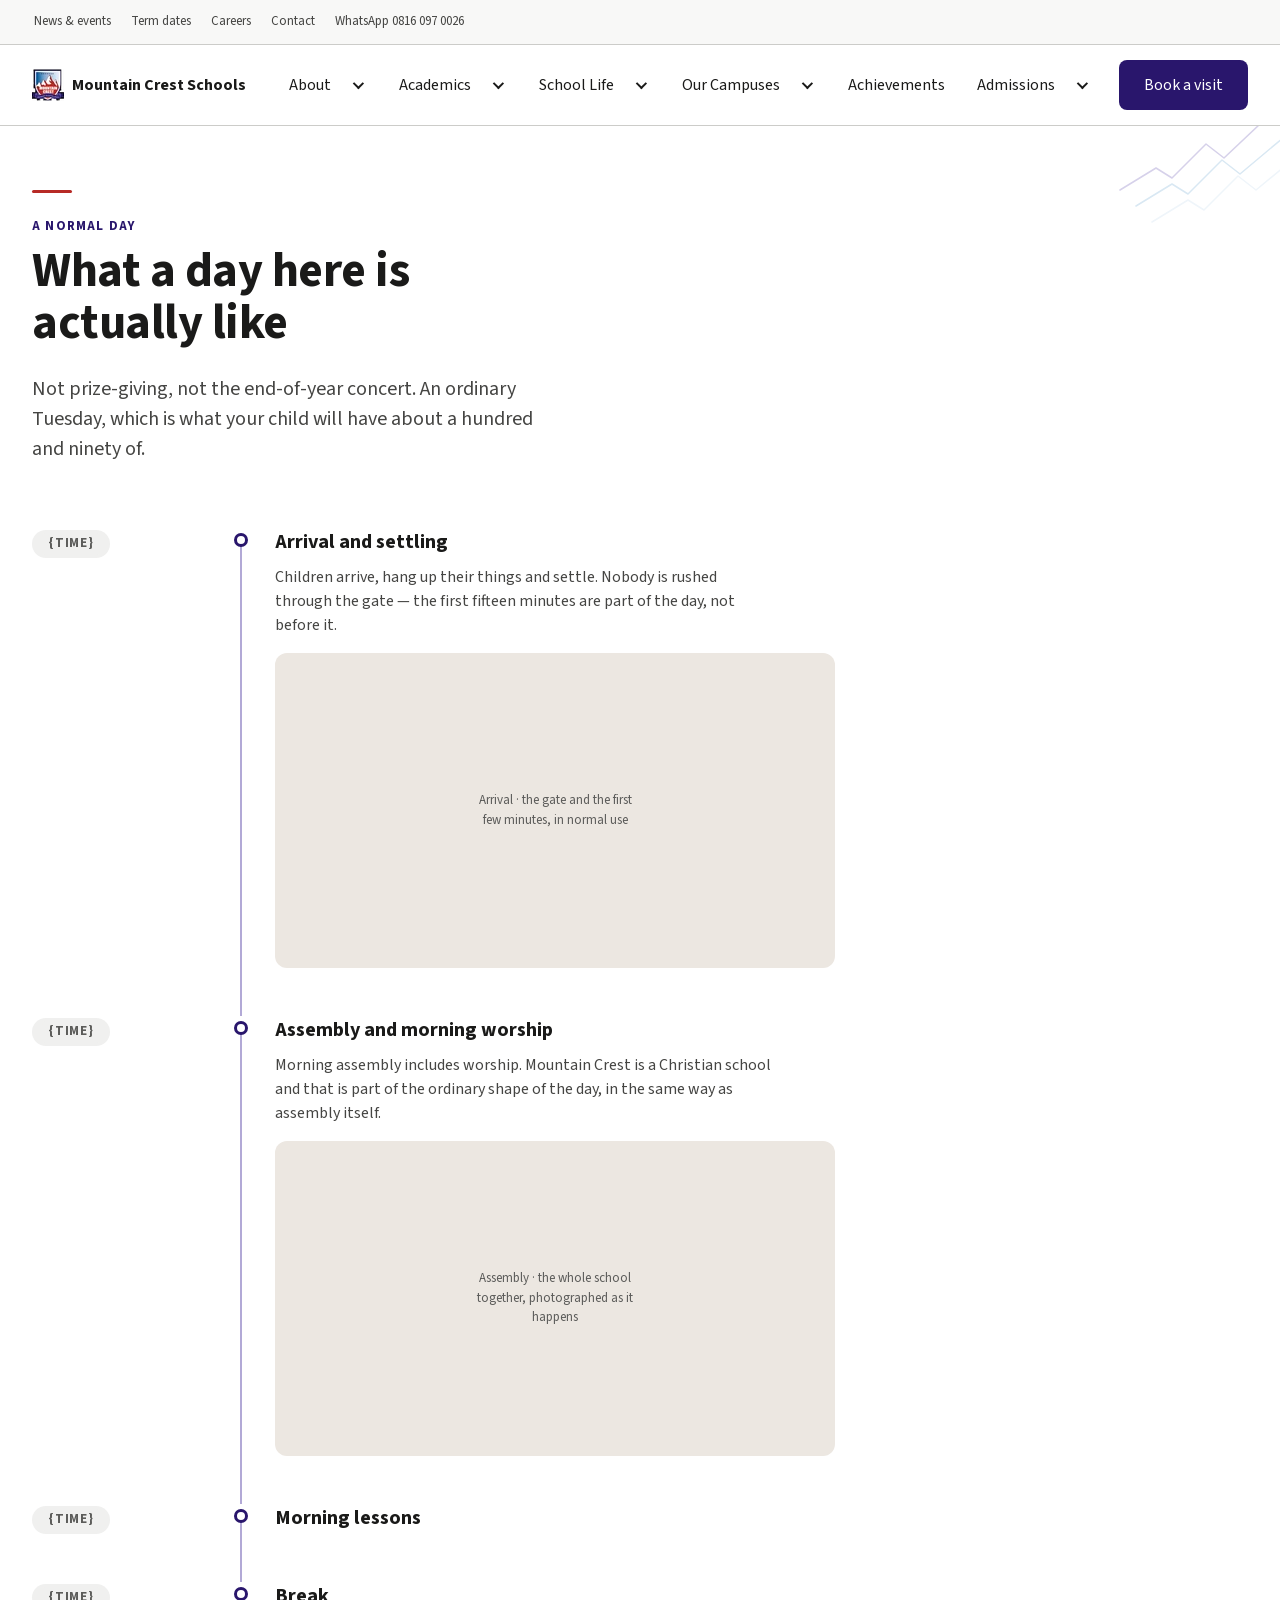
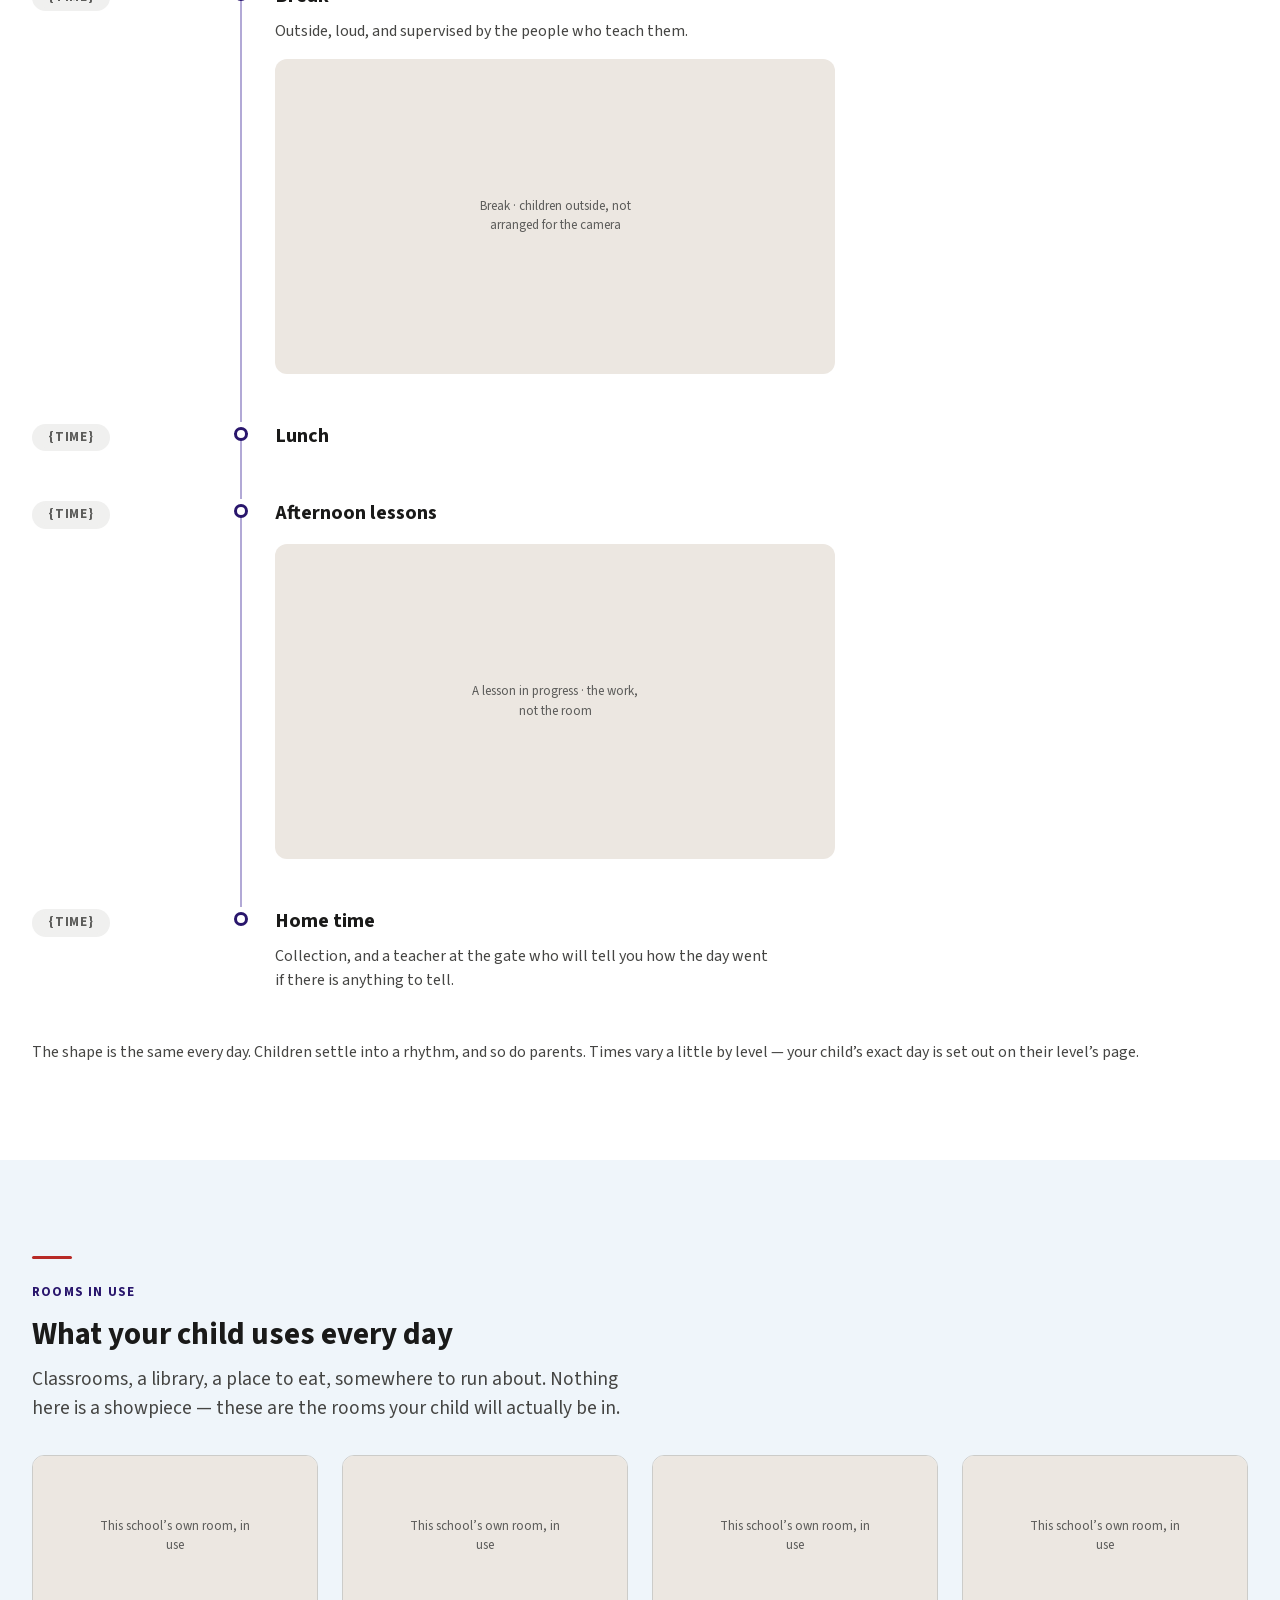
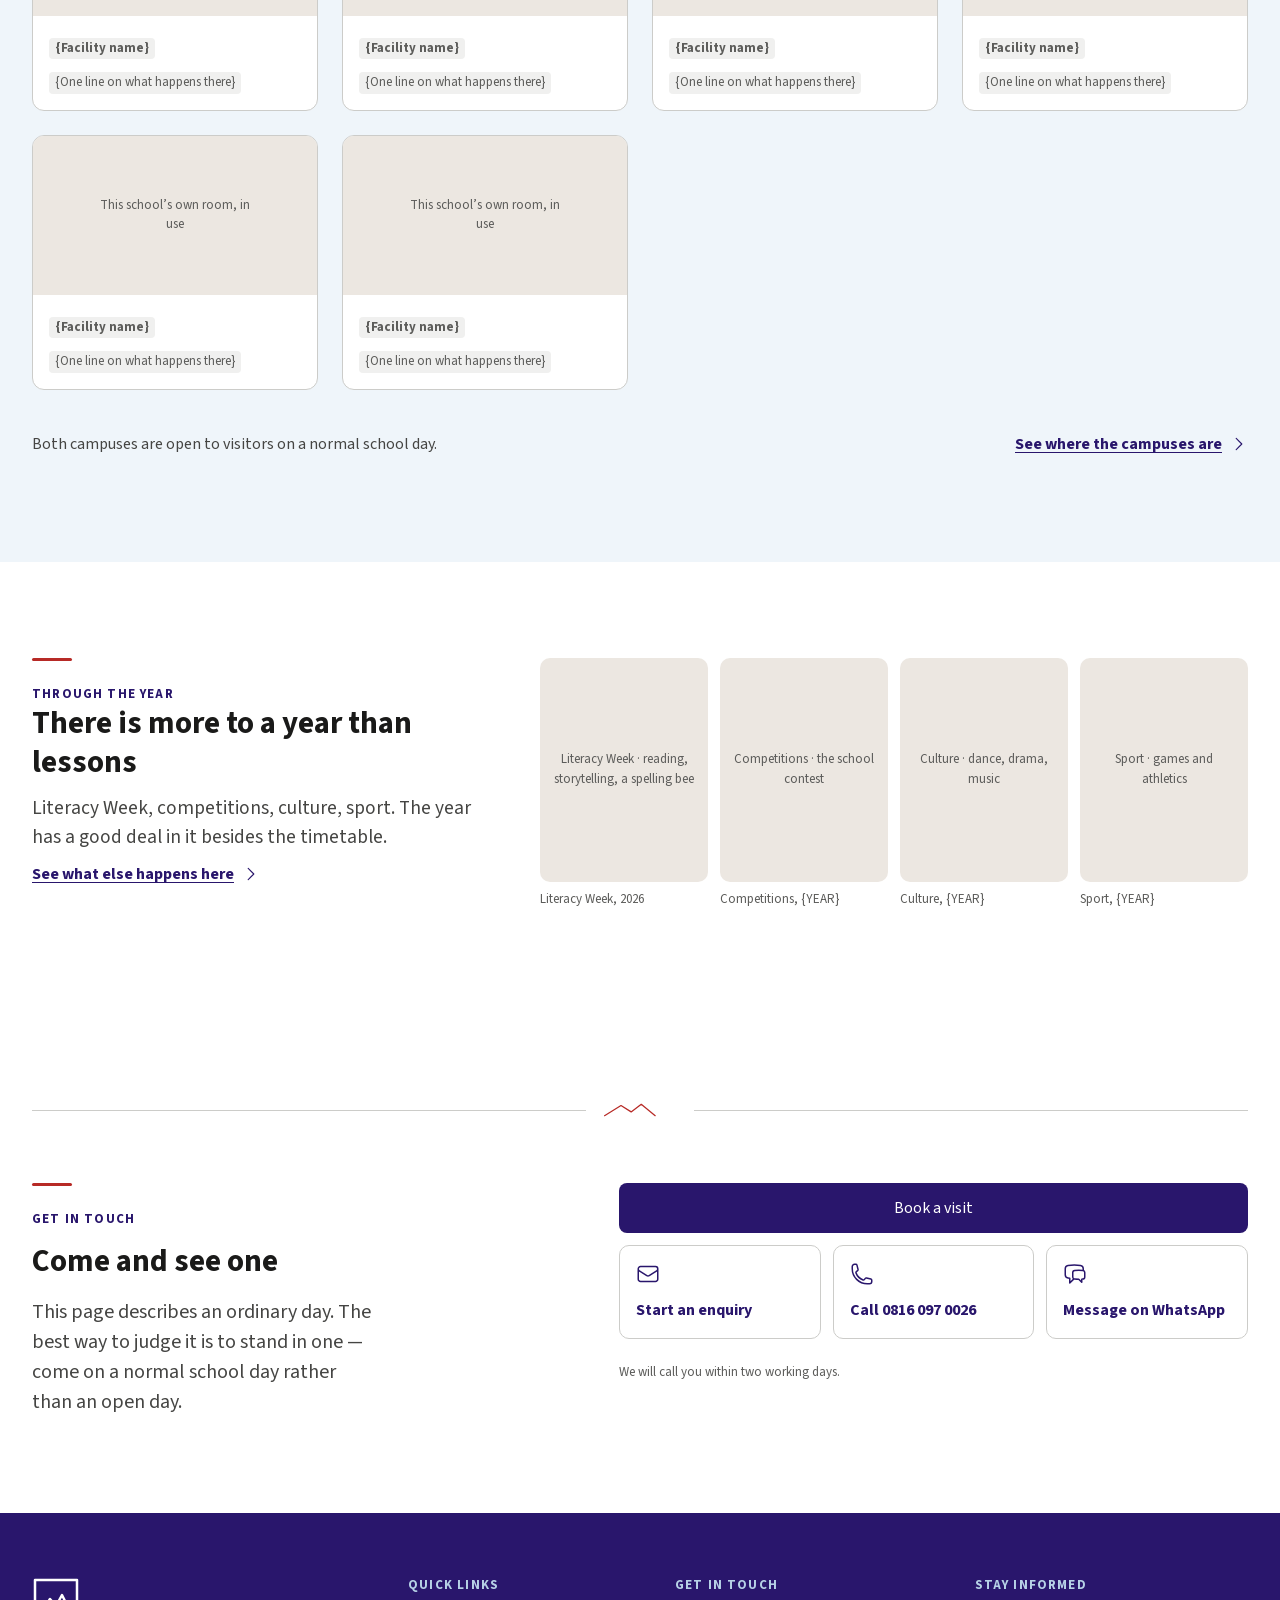
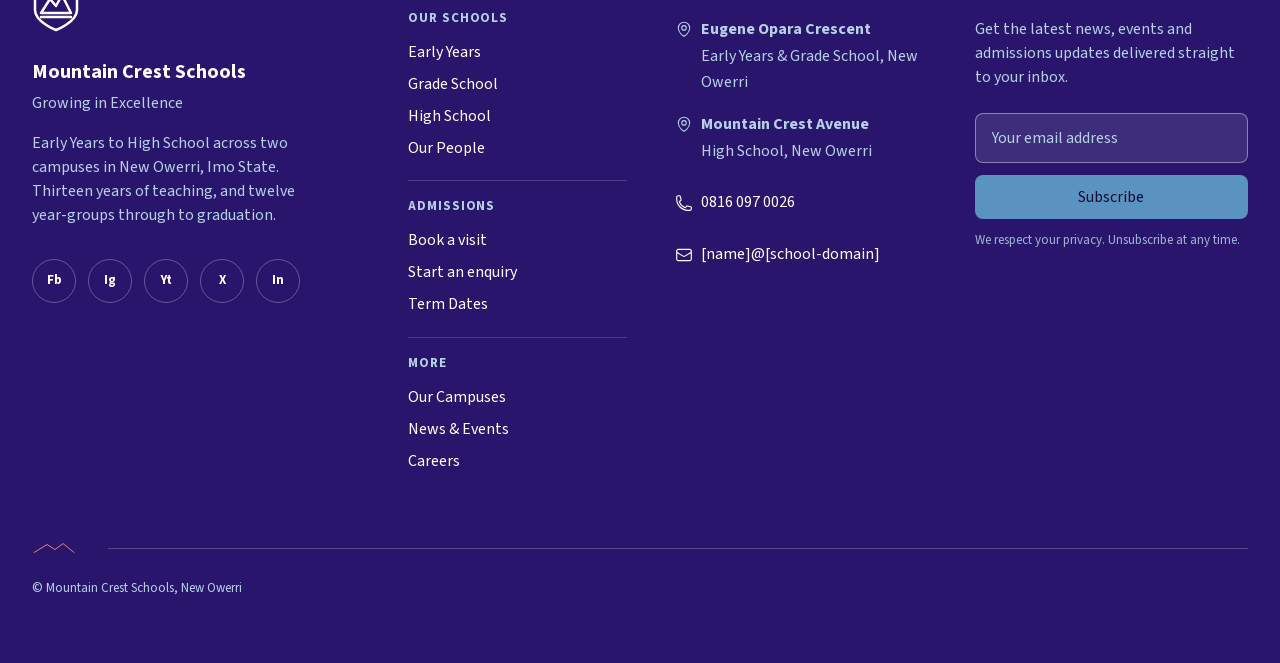
<file: school-life.html>
<!DOCTYPE html><html lang="en-NG"><head><meta charset="utf-8"><meta name="viewport" content="width=device-width,initial-scale=1"><title>A Day at Mountain Crest | School Life</title><meta name="description" content="School life at Mountain Crest, New Owerri: what an ordinary day looks like from arrival to home time, and what your child uses while they are here."><link rel="preload" href="fonts/SourceSans3-subset.woff2" as="font" type="font/woff2" crossorigin><link rel="icon" href="img/favicon.ico" sizes="any"><link rel="icon" href="img/favicon.png" type="image/png"><link rel="stylesheet" href="css/style.css"></head><body class="p-school-life"><svg xmlns="http://www.w3.org/2000/svg" style="display:none" aria-hidden="true"><symbol id="i-academic-cap" viewBox="0 0 24 24"><path d="M4.26 10.147a60.438 60.438 0 0 0-.491 6.347A48.62 48.62 0 0 1 12 20.904a48.62 48.62 0 0 1 8.232-4.41 60.46 60.46 0 0 0-.491-6.347m-15.482 0a50.636 50.636 0 0 0-2.658-.813A59.906 59.906 0 0 1 12 3.493a59.903 59.903 0 0 1 10.399 5.84c-.896.248-1.783.52-2.658.814m-15.482 0A50.717 50.717 0 0 1 12 13.489a50.702 50.702 0 0 1 7.74-3.342M6.75 15a.75.75 0 1 0 0-1.5.75.75 0 0 0 0 1.5Zm0 0v-3.675A55.378 55.378 0 0 1 12 8.443m-7.007 11.55A5.981 5.981 0 0 0 6.75 15.75v-1.5"/></symbol><symbol id="i-building-library" viewBox="0 0 24 24"><path d="M12 21v-8.25M15.75 21v-8.25M8.25 21v-8.25M3 9l9-6 9 6m-1.5 12V10.332A48.36 48.36 0 0 0 12 9.75c-2.551 0-5.056.2-7.5.582V21M3 21h18M12 6.75h.008v.008H12V6.75Z"/></symbol><symbol id="i-users" viewBox="0 0 24 24"><path d="M15 19.128a9.38 9.38 0 0 0 2.625.372 9.337 9.337 0 0 0 4.121-.952 4.125 4.125 0 0 0-7.533-2.493M15 19.128v-.003c0-1.113-.285-2.16-.786-3.07M15 19.128v.106A12.318 12.318 0 0 1 8.624 21c-2.331 0-4.512-.645-6.374-1.766l-.001-.109a6.375 6.375 0 0 1 11.964-3.07M12 6.375a3.375 3.375 0 1 1-6.75 0 3.375 3.375 0 0 1 6.75 0Zm8.25 2.25a2.625 2.625 0 1 1-5.25 0 2.625 2.625 0 0 1 5.25 0Z"/></symbol><symbol id="i-trophy" viewBox="0 0 24 24"><path d="M16.5 18.75h-9m9 0a3 3 0 0 1 3 3h-15a3 3 0 0 1 3-3m9 0v-3.375c0-.621-.503-1.125-1.125-1.125h-.871M7.5 18.75v-3.375c0-.621.504-1.125 1.125-1.125h.872m5.007 0H9.497m5.007 0a7.454 7.454 0 0 1-.982-3.172M9.497 14.25a7.454 7.454 0 0 0 .981-3.172M5.25 4.236c-.982.143-1.954.317-2.916.52A6.003 6.003 0 0 0 7.73 9.728M5.25 4.236V4.5c0 2.108.966 3.99 2.48 5.228M5.25 4.236V2.721C7.456 2.41 9.71 2.25 12 2.25c2.291 0 4.545.16 6.75.47v1.516M7.73 9.728a6.726 6.726 0 0 0 2.748 1.35m8.272-6.842V4.5c0 2.108-.966 3.99-2.48 5.228m2.48-5.492a46.32 46.32 0 0 1 2.916.52 6.003 6.003 0 0 1-5.395 4.972m0 0a6.726 6.726 0 0 1-2.749 1.35m0 0a6.772 6.772 0 0 1-3.044 0"/></symbol><symbol id="i-sparkles" viewBox="0 0 24 24"><path d="M9.813 15.904 9 18.75l-.813-2.846a4.5 4.5 0 0 0-3.09-3.09L2.25 12l2.846-.813a4.5 4.5 0 0 0 3.09-3.09L9 5.25l.813 2.846a4.5 4.5 0 0 0 3.09 3.09L15.75 12l-2.846.813a4.5 4.5 0 0 0-3.09 3.09ZM18.259 8.715 18 9.75l-.259-1.035a3.375 3.375 0 0 0-2.455-2.456L14.25 6l1.036-.259a3.375 3.375 0 0 0 2.455-2.456L18 2.25l.259 1.035a3.375 3.375 0 0 0 2.456 2.456L21.75 6l-1.035.259a3.375 3.375 0 0 0-2.456 2.456ZM16.894 20.567 16.5 21.75l-.394-1.183a2.25 2.25 0 0 0-1.423-1.423L13.5 18.75l1.183-.394a2.25 2.25 0 0 0 1.423-1.423l.394-1.183.394 1.183a2.25 2.25 0 0 0 1.423 1.423l1.183.394-1.183.394a2.25 2.25 0 0 0-1.423 1.423Z"/></symbol><symbol id="i-heart" viewBox="0 0 24 24"><path d="M21 8.25c0-2.485-2.099-4.5-4.688-4.5-1.935 0-3.597 1.126-4.312 2.733-.715-1.607-2.377-2.733-4.313-2.733C5.1 3.75 3 5.765 3 8.25c0 7.22 9 12 9 12s9-4.78 9-12Z"/></symbol><symbol id="i-phone" viewBox="0 0 24 24"><path d="M2.25 6.75c0 8.284 6.716 15 15 15h2.25a2.25 2.25 0 0 0 2.25-2.25v-1.372c0-.516-.351-.966-.852-1.091l-4.423-1.106c-.44-.11-.902.055-1.173.417l-.97 1.293c-.282.376-.769.542-1.21.38a12.035 12.035 0 0 1-7.143-7.143c-.162-.441.004-.928.38-1.21l1.293-.97c.363-.271.527-.734.417-1.173L6.963 3.102a1.125 1.125 0 0 0-1.091-.852H4.5A2.25 2.25 0 0 0 2.25 4.5v2.25Z"/></symbol><symbol id="i-chat" viewBox="0 0 24 24"><path d="M20.25 8.511c.884.284 1.5 1.128 1.5 2.097v4.286c0 1.136-.847 2.1-1.98 2.193-.34.027-.68.052-1.02.072v3.091l-3-3c-1.354 0-2.694-.055-4.02-.163a2.115 2.115 0 0 1-.825-.242m9.345-8.334a2.126 2.126 0 0 0-.476-.095 48.64 48.64 0 0 0-8.048 0c-1.131.094-1.976 1.057-1.976 2.192v4.286c0 .837.46 1.58 1.155 1.951m9.345-8.334V6.637c0-1.621-1.152-3.026-2.76-3.235A48.455 48.455 0 0 0 11.25 3c-2.115 0-4.198.137-6.24.402-1.608.209-2.76 1.614-2.76 3.235v6.226c0 1.621 1.152 3.026 2.76 3.235.577.075 1.157.14 1.74.194V21l4.155-4.155"/></symbol><symbol id="i-envelope" viewBox="0 0 24 24"><path d="M21.75 6.75v10.5a2.25 2.25 0 0 1-2.25 2.25h-15a2.25 2.25 0 0 1-2.25-2.25V6.75m19.5 0A2.25 2.25 0 0 0 19.5 4.5h-15a2.25 2.25 0 0 0-2.25 2.25m19.5 0v.243a2.25 2.25 0 0 1-1.07 1.916l-7.5 4.615a2.25 2.25 0 0 1-2.36 0L3.32 8.91a2.25 2.25 0 0 1-1.07-1.916V6.75"/></symbol><symbol id="i-map-pin" viewBox="0 0 24 24"><path d="M15 10.5a3 3 0 1 1-6 0 3 3 0 0 1 6 0Z M19.5 10.5c0 7.142-7.5 11.25-7.5 11.25S4.5 17.642 4.5 10.5a7.5 7.5 0 1 1 15 0Z"/></symbol><symbol id="i-check-circle" viewBox="0 0 24 24"><path d="M9 12.75 11.25 15 15 9.75M21 12a9 9 0 1 1-18 0 9 9 0 0 1 18 0Z"/></symbol><symbol id="i-warning" viewBox="0 0 24 24"><path d="M12 9v3.75m-9.303 3.376c-.866 1.5.217 3.374 1.948 3.374h14.71c1.73 0 2.813-1.874 1.948-3.374L13.949 3.378c-.866-1.5-3.032-1.5-3.898 0L2.697 16.126ZM12 15.75h.007v.008H12v-.008Z"/></symbol><symbol id="i-error" viewBox="0 0 24 24"><path d="M12 9v3.75m9-.75a9 9 0 1 1-18 0 9 9 0 0 1 18 0Zm-9 3.75h.008v.008H12v-.008Z"/></symbol><symbol id="i-info" viewBox="0 0 24 24"><path d="m11.25 11.25.041-.02a.75.75 0 0 1 1.063.852l-.708 2.836a.75.75 0 0 0 1.063.853l.041-.021M21 12a9 9 0 1 1-18 0 9 9 0 0 1 18 0Zm-9-3.75h.008v.008H12V8.25Z"/></symbol><symbol id="i-chevron-down" viewBox="0 0 24 24"><path d="m19.5 8.25-7.5 7.5-7.5-7.5"/></symbol><symbol id="i-chevron-right" viewBox="0 0 24 24"><path d="m8.25 4.5 7.5 7.5-7.5 7.5"/></symbol><symbol id="i-menu" viewBox="0 0 24 24"><path d="M3.75 6.75h16.5M3.75 12h16.5m-16.5 5.25h16.5"/></symbol><symbol id="i-close" viewBox="0 0 24 24"><path d="M6 18 18 6M6 6l12 12"/></symbol><symbol id="i-external" viewBox="0 0 24 24"><path d="M13.5 6H5.25A2.25 2.25 0 0 0 3 8.25v10.5A2.25 2.25 0 0 0 5.25 21h10.5A2.25 2.25 0 0 0 18 18.75V10.5m-10.5 6L21 3m0 0h-5.25M21 3v5.25"/></symbol><symbol id="i-document" viewBox="0 0 24 24"><path d="M19.5 14.25v-2.625a3.375 3.375 0 0 0-3.375-3.375h-1.5A1.125 1.125 0 0 1 13.5 7.125v-1.5a3.375 3.375 0 0 0-3.375-3.375H8.25m0 12.75h7.5m-7.5 3H12M10.5 2.25H5.625c-.621 0-1.125.504-1.125 1.125v17.25c0 .621.504 1.125 1.125 1.125h12.75c.621 0 1.125-.504 1.125-1.125V11.25a9 9 0 0 0-9-9Z"/></symbol></svg><a class="skip" href="#main">Skip to main content</a><div class="util"><div class="wrap"><nav aria-label="Utility"><ul><li class="opt"><a href="news.html">News &amp; events</a></li><li class="opt"><a href="news.html#terms">Term dates</a></li><li class="opt"><a href="careers.html">Careers</a></li><li><a href="contact.html">Contact</a></li><li><a href="https://wa.me/2348160970026">WhatsApp 0816 097 0026</a></li></ul></nav></div></div><header class="hdr"><div class="wrap hdr__in"><a class="logo" href="index.html"><picture><source type="image/webp" srcset="img/crest-32.webp 1x, img/crest-64.webp 2x"><img src="img/crest-32.png" srcset="img/crest-32.png 1x, img/crest-64.png 2x" width="32" height="32" alt="" aria-hidden="true" decoding="async"></picture><span class="logo__name">Mountain Crest Schools</span><span class="vh">Mountain Crest School, home</span></a><nav class="nav" aria-label="Main"><ul><li class="nav__i"><a href="about.html">About</a><details class="dd"><summary class="dd__t" aria-label="About submenu"></summary><ul><li><a href="about.html">About overview</a></li><li><a href="about.html">Our story</a></li><li><a href="about.html">Our people</a></li><li><a href="about.html">Values &amp; ethos</a></li><li><a href="about.html">By the numbers</a></li></ul></details></li><li class="nav__i"><a href="academics.html">Academics</a><details class="dd"><summary class="dd__t" aria-label="Academics submenu"></summary><ul><li><a href="academics.html">Academics overview</a></li><li><a href="academics.html">Early Years</a></li><li><a href="academics.html">Grade School</a></li><li><a href="academics.html">High School</a></li><li><a href="academics.html">Curriculum &amp; exams</a></li><li><a href="academics.html">Beyond the classroom</a></li></ul></details></li><li class="nav__i"><a href="school-life.html">School Life</a><details class="dd"><summary class="dd__t" aria-label="School Life submenu"></summary><ul><li><a href="school-life.html">School Life overview</a></li><li><a href="school-life.html">A day in the life</a></li><li><a href="school-life.html">Facilities</a></li></ul></details></li><li class="nav__i"><a href="campuses.html">Our Campuses</a><details class="dd"><summary class="dd__t" aria-label="Our Campuses submenu"></summary><ul><li><a href="campuses.html">Our Campuses overview</a></li><li><a href="campuses.html">Which campus is my child's?</a></li><li><a href="campuses.html">Locations &amp; directions</a></li></ul></details></li><li><a href="achievements.html">Achievements</a></li><li class="nav__i"><a href="admissions.html">Admissions</a><details class="dd"><summary class="dd__t" aria-label="Admissions submenu"></summary><ul><li><a href="admissions.html">Admissions overview</a></li><li><a href="admissions.html">How to apply</a></li><li><a href="admissions.html">Fees</a></li><li><a href="admissions.html">Book a visit</a></li><li><a href="admissions.html">Questions parents ask</a></li></ul></details></li></ul></nav><a class="btn btn--fill" href="admissions.html#visit">Book a visit</a><details class="menu"><summary aria-label="Open menu"><span aria-hidden="true">☰</span> Menu</summary><div><nav aria-label="Main"><ul class="mnav"><li class="mnav__i"><a href="about.html">About</a><details class="mdd"><summary class="mdd__t" aria-label="About submenu"></summary><ul><li><a href="about.html">About overview</a></li><li><a href="about.html">Our story</a></li><li><a href="about.html">Our people</a></li><li><a href="about.html">Values &amp; ethos</a></li><li><a href="about.html">By the numbers</a></li></ul></details></li><li class="mnav__i"><a href="academics.html">Academics</a><details class="mdd"><summary class="mdd__t" aria-label="Academics submenu"></summary><ul><li><a href="academics.html">Academics overview</a></li><li><a href="academics.html">Early Years</a></li><li><a href="academics.html">Grade School</a></li><li><a href="academics.html">High School</a></li><li><a href="academics.html">Curriculum &amp; exams</a></li><li><a href="academics.html">Beyond the classroom</a></li></ul></details></li><li class="mnav__i"><a href="school-life.html">School Life</a><details class="mdd"><summary class="mdd__t" aria-label="School Life submenu"></summary><ul><li><a href="school-life.html">School Life overview</a></li><li><a href="school-life.html">A day in the life</a></li><li><a href="school-life.html">Facilities</a></li></ul></details></li><li class="mnav__i"><a href="campuses.html">Our Campuses</a><details class="mdd"><summary class="mdd__t" aria-label="Our Campuses submenu"></summary><ul><li><a href="campuses.html">Our Campuses overview</a></li><li><a href="campuses.html">Which campus is my child's?</a></li><li><a href="campuses.html">Locations &amp; directions</a></li></ul></details></li><li><a href="achievements.html">Achievements</a></li><li class="mnav__i"><a href="admissions.html">Admissions</a><details class="mdd"><summary class="mdd__t" aria-label="Admissions submenu"></summary><ul><li><a href="admissions.html">Admissions overview</a></li><li><a href="admissions.html">How to apply</a></li><li><a href="admissions.html">Fees</a></li><li><a href="admissions.html">Book a visit</a></li><li><a href="admissions.html">Questions parents ask</a></li></ul></details></li></ul></nav><nav aria-label="Utility"><ul class="mnav"><li><a href="news.html">News &amp; events</a></li><li><a href="news.html#terms">Term dates</a></li><li><a href="careers.html">Careers</a></li></ul></nav></div></details></div></header><main id="main" tabindex="-1"><section class="sec phero3" id="top"><div class="wrap"><p class="rule" aria-hidden="true"></p><p class="kicker">A normal day</p><h1>What a day here is actually like</h1><p class="phero3__lead">Not prize-giving, not the end-of-year concert. An ordinary Tuesday, which is what your child will have about a hundred and ninety of.</p><h2 class="vh">The day, from arrival to home time</h2><ol class="sltl"><li class="sltl__i"><span class="sltl__dot" aria-hidden="true"></span><span class="sltl__t"><span class="tok">{TIME}</span></span><div class="sltl__c"><h3 class="sltl__h">Arrival and settling</h3><p class="sltl__p">Children arrive, hang up their things and settle. Nobody is rushed through the gate — the first fifteen minutes are part of the day, not before it.</p><div class="sltl__ph"><div class="ph " role="img" aria-label="Awaiting photograph. Arrival at Mountain Crest on an ordinary morning"><span class="ph__t">Arrival · the gate and the first few minutes, in normal use</span></div></div></div></li><li class="sltl__i"><span class="sltl__dot" aria-hidden="true"></span><span class="sltl__t"><span class="tok">{TIME}</span></span><div class="sltl__c"><h3 class="sltl__h">Assembly and morning worship</h3><p class="sltl__p">Morning assembly includes worship. Mountain Crest is a Christian school and that is part of the ordinary shape of the day, in the same way as assembly itself.</p><div class="sltl__ph"><div class="ph " role="img" aria-label="Awaiting photograph. Pupils at Mountain Crest during morning assembly."><span class="ph__t">Assembly · the whole school together, photographed as it happens</span></div></div></div></li><li class="sltl__i"><span class="sltl__dot" aria-hidden="true"></span><span class="sltl__t"><span class="tok">{TIME}</span></span><div class="sltl__c"><h3 class="sltl__h">Morning lessons</h3></div></li><li class="sltl__i"><span class="sltl__dot" aria-hidden="true"></span><span class="sltl__t"><span class="tok">{TIME}</span></span><div class="sltl__c"><h3 class="sltl__h">Break</h3><p class="sltl__p">Outside, loud, and supervised by the people who teach them.</p><div class="sltl__ph"><div class="ph " role="img" aria-label="Awaiting photograph. Pupils at Mountain Crest during break."><span class="ph__t">Break · children outside, not arranged for the camera</span></div></div></div></li><li class="sltl__i"><span class="sltl__dot" aria-hidden="true"></span><span class="sltl__t"><span class="tok">{TIME}</span></span><div class="sltl__c"><h3 class="sltl__h">Lunch</h3></div></li><li class="sltl__i"><span class="sltl__dot" aria-hidden="true"></span><span class="sltl__t"><span class="tok">{TIME}</span></span><div class="sltl__c"><h3 class="sltl__h">Afternoon lessons</h3><div class="sltl__ph"><div class="ph " role="img" aria-label="Awaiting photograph. A Grade School lesson in progress at Mountain Crest."><span class="ph__t">A lesson in progress · the work, not the room</span></div></div></div></li><li class="sltl__i"><span class="sltl__dot" aria-hidden="true"></span><span class="sltl__t"><span class="tok">{TIME}</span></span><div class="sltl__c"><h3 class="sltl__h">Home time</h3><p class="sltl__p">Collection, and a teacher at the gate who will tell you how the day went if there is anything to tell.</p></div></li></ol><p class="sltl__note">The shape is the same every day. Children settle into a rhythm, and so do parents. Times vary a little by level — your child’s exact day is set out on their level’s page.</p></div></section><section class="sec sec--brand" id="facilities"><div class="wrap"><div class="sec__head"><p class="rule" aria-hidden="true"></p><p class="kicker">Rooms in use</p><h2>What your child uses every day</h2><p class="sec__lead">Classrooms, a library, a place to eat, somewhere to run about. Nothing here is a showpiece — these are the rooms your child will actually be in.</p></div><ul class="facs"><li class="fac"><div class="ph " role="img" aria-label="Awaiting photograph of the room in use"><span class="ph__t">This school’s own room, in use</span></div><div class="fac__b"><h3 class="fac__h"><span class="tok">{Facility name}</span></h3><p class="fac__p"><span class="tok">{One line on what happens there}</span></p></div></li><li class="fac"><div class="ph " role="img" aria-label="Awaiting photograph of the room in use"><span class="ph__t">This school’s own room, in use</span></div><div class="fac__b"><h3 class="fac__h"><span class="tok">{Facility name}</span></h3><p class="fac__p"><span class="tok">{One line on what happens there}</span></p></div></li><li class="fac"><div class="ph " role="img" aria-label="Awaiting photograph of the room in use"><span class="ph__t">This school’s own room, in use</span></div><div class="fac__b"><h3 class="fac__h"><span class="tok">{Facility name}</span></h3><p class="fac__p"><span class="tok">{One line on what happens there}</span></p></div></li><li class="fac"><div class="ph " role="img" aria-label="Awaiting photograph of the room in use"><span class="ph__t">This school’s own room, in use</span></div><div class="fac__b"><h3 class="fac__h"><span class="tok">{Facility name}</span></h3><p class="fac__p"><span class="tok">{One line on what happens there}</span></p></div></li><li class="fac"><div class="ph " role="img" aria-label="Awaiting photograph of the room in use"><span class="ph__t">This school’s own room, in use</span></div><div class="fac__b"><h3 class="fac__h"><span class="tok">{Facility name}</span></h3><p class="fac__p"><span class="tok">{One line on what happens there}</span></p></div></li><li class="fac"><div class="ph " role="img" aria-label="Awaiting photograph of the room in use"><span class="ph__t">This school’s own room, in use</span></div><div class="fac__b"><h3 class="fac__h"><span class="tok">{Facility name}</span></h3><p class="fac__p"><span class="tok">{One line on what happens there}</span></p></div></li></ul><div class="facs__after"><p>Both campuses are open to visitors on a normal school day.</p><a class="lnk" href="campuses.html">See where the campuses are<svg class="ico ico--sm" aria-hidden="true" focusable="false"><use href="#i-chevron-right"/></svg></a></div></div></section><section class="sec" id="year"><div class="wrap"><div class="thru"><div><p class="rule" aria-hidden="true"></p><p class="kicker">Through the year</p><h2>There is more to a year than lessons</h2><p class="sec__lead">Literacy Week, competitions, culture, sport. The year has a good deal in it besides the timetable.</p><p><a class="lnk" href="academics.html#beyond">See what else happens here<svg class="ico ico--sm" aria-hidden="true" focusable="false"><use href="#i-chevron-right"/></svg></a></p></div><ul class="thru__strip"><li><div class="ph " role="img" aria-label="Awaiting photograph: literacy week · reading, storytelling, a spelling bee"><span class="ph__t">Literacy Week · reading, storytelling, a spelling bee</span></div><p class="thru__cap">Literacy Week, 2026</p></li><li><div class="ph " role="img" aria-label="Awaiting photograph: competitions · the school contest"><span class="ph__t">Competitions · the school contest</span></div><p class="thru__cap">Competitions, {YEAR}</p></li><li><div class="ph " role="img" aria-label="Awaiting photograph: culture · dance, drama, music"><span class="ph__t">Culture · dance, drama, music</span></div><p class="thru__cap">Culture, {YEAR}</p></li><li><div class="ph " role="img" aria-label="Awaiting photograph: sport · games and athletics"><span class="ph__t">Sport · games and athletics</span></div><p class="thru__cap">Sport, {YEAR}</p></li></ul></div></div></section><section class="sec sec--talk" id="talk"><div class="wrap"><div class="divider" aria-hidden="true"><span></span><svg class="crestline" viewBox="0 0 120 26" aria-hidden="true" focusable="false"><path d="M4 22 L30 6 L46 16 L62 4 L84 22"/></svg><span></span></div><div class="talk"><div class="talk__l"><p class="rule" aria-hidden="true"></p><p class="kicker">Get in touch</p><h2>Come and see one</h2><p class="talk__p">This page describes an ordinary day. The best way to judge it is to stand in one — come on a normal school day rather than an open day.</p></div><div class="talk__r"><a class="btn btn--fill btn--block" href="admissions.html#visit">Book a visit</a><ul class="routes"><li><a class="route" href="admissions.html#enquiry"><svg class="ico" aria-hidden="true" focusable="false"><use href="#i-envelope"/></svg><span>Start an enquiry</span></a></li><li><a class="route" href="tel:+2348160970026"><svg class="ico" aria-hidden="true" focusable="false"><use href="#i-phone"/></svg><span>Call 0816 097 0026</span></a></li><li><a class="route" href="https://wa.me/2348160970026"><svg class="ico" aria-hidden="true" focusable="false"><use href="#i-chat"/></svg><span>Message on WhatsApp</span></a></li></ul><p class="talk__n">We will call you within two working days.</p></div></div></div></section></main><footer class="ftr"><div class="wrap"><div class="ftr__grid"><div class="ftr__brand"><svg class="crest" viewBox="0 0 48 56" aria-hidden="true" focusable="false"><path class="crest__s" d="M3 3h42v30c0 12-21 20-21 20S3 45 3 33Z"/><path class="crest__m" d="M9 36 L18 22 L24 29 L30 18 L39 36Z"/><path class="crest__b" d="M9 40h30"/></svg><p class="ftr__name">Mountain Crest Schools</p><p class="ftr__tag">Growing in Excellence</p><p class="ftr__about">Early Years to High School across two campuses in New Owerri, Imo State. Thirteen years of teaching, and twelve year-groups through to graduation.</p><!-- SOCIAL MARKS: each button is final except the glyph. The platform logos are trademarks and are not redrawn here. Paste the official SVG path from each platform's brand resources in place of the two-letter span, keeping the .vh label. Delete any account the school does not have. --><ul class="socials"><li><a class="soc" href="https://www.facebook.com/" target="_blank" rel="noopener"><span aria-hidden="true">Fb</span><span class="vh">Mountain Crest Schools on Facebook</span></a></li><li><a class="soc" href="https://www.instagram.com/" target="_blank" rel="noopener"><span aria-hidden="true">Ig</span><span class="vh">Mountain Crest Schools on Instagram</span></a></li><li><a class="soc" href="https://www.youtube.com/" target="_blank" rel="noopener"><span aria-hidden="true">Yt</span><span class="vh">Mountain Crest Schools on YouTube</span></a></li><li><a class="soc" href="https://x.com/" target="_blank" rel="noopener"><span aria-hidden="true">X</span><span class="vh">Mountain Crest Schools on X</span></a></li><li><a class="soc" href="https://www.linkedin.com/" target="_blank" rel="noopener"><span aria-hidden="true">In</span><span class="vh">Mountain Crest Schools on LinkedIn</span></a></li></ul></div><nav class="ftr__col ftr__col--links" aria-label="Quick links"><h2>Quick links</h2><div class="ftr__grp"><p class="ftr__glabel">Our schools</p><ul><li><a href="early-years.html">Early Years</a></li><li><a href="grade-school.html">Grade School</a></li><li><a href="high-school.html">High School</a></li><li><a href="people.html">Our People</a></li></ul></div><div class="ftr__grp ftr__grp--div"><p class="ftr__glabel">Admissions</p><ul><li><a href="admissions.html#visit">Book a visit</a></li><li><a href="admissions.html#enquiry">Start an enquiry</a></li><li><a href="admissions.html#terms">Term Dates</a></li></ul></div><div class="ftr__grp ftr__grp--div"><p class="ftr__glabel">More</p><ul><li><a href="campuses.html">Our Campuses</a></li><li><a href="news.html">News &amp; Events</a></li><li><a href="careers.html">Careers</a></li></ul></div></nav><div class="ftr__col"><h2>Get in touch</h2><address class="ftr__addr"><p class="ftr__loc"><svg class="ico ico--sm" aria-hidden="true" focusable="false"><use href="#i-map-pin"/></svg><span><span class="ftr__place">Eugene Opara Crescent</span><span class="ftr__sub">Early Years &amp; Grade School, New Owerri</span></span></p><p class="ftr__loc"><svg class="ico ico--sm" aria-hidden="true" focusable="false"><use href="#i-map-pin"/></svg><span><span class="ftr__place">Mountain Crest Avenue</span><span class="ftr__sub">High School, New Owerri</span></span></p><p class="ftr__ct"><a href="tel:+2348160970026"><svg class="ico ico--sm" aria-hidden="true" focusable="false"><use href="#i-phone"/></svg><span>0816 097 0026</span></a></p><p class="ftr__ct"><a href="mailto:hello@mountaincrest.example"><svg class="ico ico--sm" aria-hidden="true" focusable="false"><use href="#i-envelope"/></svg><span>[name]@[school-domain]</span></a></p></address></div><div class="ftr__col"><h2>Stay informed</h2><p class="ftr__nlp">Get the latest news, events and admissions updates delivered straight to your inbox.</p><form class="nl" action="#" method="post"><label class="vh" for="nl-email">Your email address</label><input class="nl__in" id="nl-email" name="email" type="email" autocomplete="email" placeholder="Your email address" required><button class="nl__btn" type="submit">Subscribe</button></form><p class="ftr__fine">We respect your privacy. Unsubscribe at any time.</p></div></div><div class="ftr__end"><svg class="crestline crestline--sm" viewBox="0 0 120 26" aria-hidden="true" focusable="false"><path d="M4 22 L30 6 L46 16 L62 4 L84 22"/></svg><span class="ftr__rule"></span></div><p class="ftr__cp">&copy; Mountain Crest Schools, New Owerri</p></div></footer><script>/* Nav disclosure behaviour. Item 11 Primary Nav already required: at bp-lg opening one closes another, and Escape closes and returns focus to the trigger. Both were implemented for the mobile menu only. Click-outside and focus-out were not specified at all and are added here. All of it is enhancement: without JavaScript each details still opens and closes on its own summary, which is the no-JS floor sub-step 5 required. */function navOpen(){return document.querySelectorAll('.nav details[open],.menu .mnav details[open],.menu[open]')}function cl(el){return el&&el.closest?el:null}document.addEventListener('toggle',function(e){var d=e.target;if(!d.open||!d.matches||!d.matches('.nav details,.menu .mnav details,.menu'))return;navOpen().forEach(function(o){if(o!==d&&!o.contains(d)&&!d.contains(o))o.open=false})},true);document.addEventListener('pointerdown',function(e){navOpen().forEach(function(d){if(!d.contains(e.target))d.open=false})});document.addEventListener('keydown',function(e){if(e.key!=='Escape')return;var t=cl(e.target)&&e.target.closest('details[open]');var d=t||document.querySelector('.menu[open],.nav details[open]');if(!d)return;d.open=false;var s=d.querySelector('summary');if(s)s.focus()});document.addEventListener('focusout',function(e){var d=cl(e.target)&&e.target.closest('.nav details[open]');if(d&&!d.contains(e.relatedTarget))d.open=false});document.addEventListener('click',function(e){var a=cl(e.target)&&e.target.closest('.menu a');if(!a)return;var m=document.querySelector('.menu[open]');if(m)m.open=false});var ids=[].map.call(document.querySelectorAll('main [id]'),function(s){return s});var links=document.querySelectorAll('.snav a');if(ids.length&&links.length&&'IntersectionObserver' in window){var io=new IntersectionObserver(function(es){es.forEach(function(en){if(!en.isIntersecting)return;links.forEach(function(a){a.toggleAttribute('aria-current',a.getAttribute('href')==='#'+en.target.id)})})},{rootMargin:'-140px 0px -60% 0px'});ids.forEach(function(s){io.observe(s)})}document.querySelectorAll('form[data-demo]').forEach(function(f){f.addEventListener('submit',function(e){e.preventDefault();var b=f.querySelector('button[type=submit]');b.textContent=f.dataset.loading;b.disabled=true;setTimeout(function(){f.innerHTML=f.dataset.ok;f.querySelector('h3').focus()},900)})});</script></body></html>
</file>
<file: css/style.css>
/* ===========================================================================
   MOUNTAIN CREST SCHOOLS — one stylesheet for all fifteen pages
   ---------------------------------------------------------------------------
   LAYER 1  SHARED   @font-face, design tokens, reset, utilities, and every
                     component used by more than one page. Written once.
   LAYER 2  PER PAGE each page's own rules, scoped to its body class so they
                     cannot reach another page. Every <body> carries exactly
                     one p-* class.

   Not minified on purpose: the comments carry decisions that are expensive to
   rediscover. Minify on the way to the server, not here.
   =========================================================================== */

/* ===========================================================================
   LAYER 1 — SHARED
   =========================================================================== */

/* ===== MtCrest build spike — Item 7 tokens, verbatim values ===== */
:root{
--brand-50:#EFF5FA;--brand-100:#D9E8F3;--brand-200:#B6D1E6;--brand-500:#5A92C0;--brand-700:#365B7B;--brand-800:#284358;
--navy-500:#432F8A;--navy-600:#36237A;--navy-700:#29166C;--navy-800:#1F1052;--navy-900:#150B38;
--accent-50:#FBEEED;--accent-300:#DD827E;--accent-400:#CC5450;--accent-500:#B72A26;--accent-700:#801B19;
--neutral-0:#FFF;--neutral-50:#F8F8F7;--neutral-100:#F0F0EF;--neutral-200:#E3E3E1;--neutral-300:#CCCCC9;
--neutral-450:#8A8A87;--neutral-500:#7A7A77;--neutral-600:#5C5C5A;--neutral-700:#454543;--neutral-900:#1A1A19;
--success-100:#E3F3EA;--success-700:#14562F;--danger-100:#F8E4E8;--danger-700:#7A0B22;--info-100:#E3EFF8;--info-700:#144566;
/* semantic */
--text-primary:var(--neutral-900);--text-secondary:var(--neutral-700);--text-muted:var(--neutral-600);
--text-inverse:var(--neutral-0);--text-on-action:var(--neutral-0);--text-link:var(--brand-700);--text-link-hover:var(--brand-800);
--text-display-accent:var(--accent-500);
--bg-page:var(--neutral-0);--bg-surface:var(--neutral-50);--bg-surface-raised:var(--neutral-0);--bg-inverse:var(--navy-700);
--bg-brand-subtle:var(--brand-50);--bg-accent-subtle:var(--accent-50);
--scrim-overlay:rgba(21,11,56,.60);
--border-default:var(--neutral-300);--border-strong:var(--neutral-450);--border-focus:var(--navy-500);--border-focus-inverse:var(--neutral-0);
--action-primary:var(--navy-700);--action-primary-hover:var(--navy-600);--action-primary-pressed:var(--navy-800);
--action-secondary-label:var(--navy-700);
/* scales */
--space-1:4px;--space-2:8px;--space-3:12px;--space-4:16px;--space-5:24px;--space-6:32px;--space-7:48px;--space-8:64px;--space-9:96px;
--fs-xs:.8125rem;--fs-base:1rem;--fs-lg:1.25rem;--fs-xl:1.5625rem;--fs-2xl:1.9375rem;--fs-3xl:2.4375rem;
--fs-4xl:clamp(1.75rem,1.2rem + 2.8vw,3.0625rem);
--radius-sm:4px;--radius-md:8px;--radius-lg:12px;--radius-full:9999px;
--bw:1px;--bw-focus:2px;
--shadow-sm:0 1px 2px rgba(26,26,25,.06),0 2px 6px rgba(26,26,25,.05);
--shadow-md:0 2px 6px rgba(26,26,25,.08),0 8px 20px rgba(26,26,25,.10);
--target:44px;--dur-fast:120ms;--dur-base:200ms;--ease:cubic-bezier(.2,0,.2,1);
--c-prose:640px;--c-content:1280px;--c-wide:1440px;
--gutter:var(--space-4);--margin:var(--space-4);--sticky:64px;
}
@media(min-width:640px){:root{--gutter:var(--space-5);--margin:var(--space-5)}}
@media(min-width:960px){:root{--gutter:var(--space-5);--margin:var(--space-6);--sticky:80px}}
@media(min-width:1280px){:root{--gutter:var(--space-6)}}


/* ===== typeface — Source Sans 3, the Item 12 §3c selection =====
   Variable, axis clipped to the three declared weights' range (400-700),
   subset to the 121-glyph tier B set measured from the site's own copy.
   14,708 bytes. Self-hosted: a third-party font host would add a DNS lookup,
   a TCP connection and a TLS handshake before any text could render. */
@font-face{
 font-family:"Source Sans 3";
 src:url("../fonts/SourceSans3-subset.woff2") format("woff2-variations");
 font-weight:400 700; font-style:normal; font-display:swap;
 unicode-range:U+0020-007E,U+00A9,U+00B7,U+00D7,U+00E8,U+2013,U+2014,U+2018,U+2019,U+201C,U+201D,U+2026,U+20A6;
}
/* Fallback metrics overridden so the swap does not shift layout.
   Computed against Arial: Source Sans 3 averages 0.4920em per character,
   Arial 0.5778em, so size-adjust = 85.16%. Ascent/descent follow.
   This is the project's last remaining source of CLS (Item 12 §3e). */
@font-face{
 font-family:"SS3 fallback";
 src:local("Arial"),local("Helvetica Neue"),local("Liberation Sans");
 size-adjust:85.16%; ascent-override:120.24%; descent-override:46.97%; line-gap-override:0%;
}

/* ===== base ===== */
*,*::before,*::after{box-sizing:border-box}
html{scroll-padding-top:var(--sticky)}            /* Item 9 R5.1 + Item 8 S3 — both sticky elements */
body{margin:0;background:var(--bg-page);color:var(--text-primary);
 font:400 var(--fs-base)/1.5 "Source Sans 3","SS3 fallback",system-ui,sans-serif;
 -webkit-text-size-adjust:100%}
h1,h2,h3{margin:0;font-weight:700;color:var(--text-primary)}
h1{font-size:var(--fs-4xl);line-height:1.1;letter-spacing:-.01em}
h2{font-size:clamp(1.375rem,1.19rem + 0.93vw,var(--fs-2xl));line-height:1.25}
/* The phone mockup sets the section heading at about 22px against the same
   16px body as desktop: line pitch measures 24px in BOTH mockups, so only the
   heading scales. 1.375rem at 320 rising to --fs-2xl by about 1280. */
h3{font-size:var(--fs-lg);line-height:1.45;font-weight:500}
p{margin:0}
img,svg{display:block;max-width:100%}
ul{margin:0;padding:0;list-style:none}
:focus-visible{outline:var(--bw-focus) solid var(--border-focus);outline-offset:2px;border-radius:var(--radius-sm)}
.inv :focus-visible{outline-color:var(--border-focus-inverse)}   /* Item 11 finding 4a */
@media(prefers-reduced-motion:reduce){*{transition-duration:0ms!important;animation:none!important}}

/* ===== layout ===== */
.wrap{width:100%;max-width:var(--c-content);margin-inline:auto;padding-inline:var(--margin)}
.prose{max-width:var(--c-prose)}
.sec{padding-block:var(--space-7)}
@media(min-width:640px){.sec{padding-block:var(--space-8)}}
@media(min-width:960px){.sec{padding-block:var(--space-9)}}
.sec--surface{background:var(--bg-surface)}
.sec--brand{background:var(--bg-brand-subtle)}
.sec--inverse{background:var(--bg-inverse);color:var(--text-inverse)}
.sec--inverse h2{color:var(--text-inverse)}
.sec__head{margin-bottom:var(--space-6)}
.sec__lead{margin-top:var(--space-3);font-size:clamp(1rem,.93rem + .35vw,var(--fs-lg));color:var(--text-secondary);max-width:60ch}
.sec--inverse .sec__lead{color:var(--brand-100)}
.grid{display:grid;gap:var(--space-5)}
.g2{grid-template-columns:1fr}.g3{grid-template-columns:1fr}.g4{grid-template-columns:repeat(2,1fr)}
@media(min-width:640px){.g2,.g3{grid-template-columns:repeat(2,1fr)}.g4{grid-template-columns:repeat(4,1fr)}}
@media(min-width:960px){.g3{grid-template-columns:repeat(3,1fr)}}
@media(min-width:1280px){.g3--4up{grid-template-columns:repeat(4,1fr)}}

/* ===== skip link ===== */
.skip{position:absolute;left:-9999px;top:0;z-index:100}
.skip:focus{left:var(--space-3);top:var(--space-3);padding:var(--space-3) var(--space-4);
 background:var(--action-primary);color:var(--text-on-action);border-radius:var(--radius-md);text-decoration:none}

/* ===== utility bar ===== */
.util{background:var(--bg-surface);border-bottom:var(--bw) solid var(--border-default);font-size:var(--fs-xs)}
.util ul{display:flex;gap:var(--space-4);align-items:center;flex-wrap:wrap;min-height:40px}
.util a{color:var(--text-secondary);text-decoration:none;display:flex;align-items:center;min-height:var(--target);padding-inline:2px}
.util a:hover{color:var(--text-link-hover);text-decoration:underline}
.util li.opt{display:none}
@media(min-width:640px){.util li.opt{display:block}}

/* ===== header + nav ===== */
.hdr{position:sticky;top:0;z-index:50;background:var(--bg-page);border-bottom:var(--bw) solid var(--border-default)}
.hdr__in{display:flex;align-items:center;gap:var(--space-4);min-height:64px}
@media(min-width:960px){.hdr__in{min-height:80px}}
.logo{display:flex;align-items:center;gap:var(--space-2);text-decoration:none;color:var(--text-primary);
 font-weight:700;font-size:var(--fs-base);margin-right:auto;min-height:var(--target);white-space:nowrap}
.logo picture,.logo img{width:32px;height:32px;flex:none;display:block}
/* SPIKE FINDING 1 — at 320px the wordmark, the CTA and the menu control cannot share 288px.
   Measured: 150 + 148 + 85 + gaps = 415px against 288px available.
   The wordmark yields; the CTA does not, because sub-step 5 forbids putting the
   primary action behind the menu, and Item 4 fixes the label wording. */
.logo__name{display:none}
/* "Mountain Crest Schools" needs ~461px of content beside the CTA and the menu
   control; below that the badge stands alone and the accessible name carries
   the full school name. Was 420px when the wordmark read "Mountain Crest". */
@media(min-width:560px){.logo__name{display:inline}}
.hdr .btn{white-space:nowrap;padding-inline:var(--space-4)}
.hdr__in{gap:var(--space-2)}
@media(min-width:640px){.hdr .btn{padding-inline:var(--space-5)}.hdr__in{gap:var(--space-4)}}
.nav{display:none}
@media(min-width:960px){.nav{display:block}.nav>ul{display:flex;gap:var(--space-2)}}
.nav a,.nav summary{display:flex;align-items:center;min-height:var(--target);padding:0 var(--space-3);
 color:var(--text-primary);text-decoration:none;font-size:var(--fs-base);border-radius:var(--radius-sm);cursor:pointer}
.nav a[aria-current=page]{font-weight:700;text-decoration:underline;text-decoration-thickness:2px;text-underline-offset:4px}
.nav summary{list-style:none}.nav summary::-webkit-details-marker{display:none}
/* A top-level item with a submenu is TWO controls, not one: the label is a real
   link to the section's page, and the chevron beside it is a separate toggle.
   The WAI-ARIA disclosure-with-top-level-links pattern. Making the label do both
   cannot work — the click navigates away, destroying the menu it just opened,
   and on touch there is no hover to fall back on.
   <details> rather than button+script so the submenu still opens with no JS. */
.nav__i{display:flex;align-items:center;position:relative}
.dd{display:flex;align-items:center}
.nav__i>a{padding-right:var(--space-1)}
.dd__t{display:flex;align-items:center;justify-content:center;
 min-width:var(--target);min-height:var(--target);border-radius:var(--radius-sm);
 cursor:pointer;list-style:none;color:var(--text-primary)}
.dd__t::-webkit-details-marker{display:none}
.dd__t::after{content:"";width:8px;height:8px;border-right:2px solid currentColor;
 border-bottom:2px solid currentColor;transform:rotate(45deg) translateY(-2px)}
.dd[open]>.dd__t::after{transform:rotate(225deg) translateY(2px)}
.dd__t:hover{background:var(--bg-surface)}
.dd__t:focus-visible{outline:var(--bw-focus) solid var(--border-focus);outline-offset:2px}
@media(min-width:960px){
 .dd>ul{position:absolute;top:100%;left:0;min-width:240px;background:var(--bg-page);
  border:var(--bw) solid var(--border-default);border-radius:var(--radius-md);
  box-shadow:var(--shadow-md);padding:var(--space-2);z-index:60}}
.menu{margin-left:auto}
@media(min-width:960px){.menu{display:none}}
.menu>summary{display:flex;align-items:center;gap:var(--space-2);min-height:var(--target);min-width:var(--target);
 padding:0 var(--space-3);border:var(--bw) solid var(--border-strong);border-radius:var(--radius-md);
 font-size:var(--fs-xs);cursor:pointer;list-style:none}
.menu>summary::-webkit-details-marker{display:none}
.menu[open]>div{position:absolute;left:0;right:0;top:100%;background:var(--bg-page);
 border-bottom:var(--bw) solid var(--border-default);box-shadow:var(--shadow-md);padding:var(--space-4) 0;max-height:70vh;overflow:auto}
.menu .mnav a,.menu .mnav summary{display:flex;align-items:center;min-height:var(--target);
 padding:0 var(--margin);color:var(--text-primary);text-decoration:none;cursor:pointer;list-style:none}
.menu .mnav summary::-webkit-details-marker{display:none}
/* same split in the drawer: the row is the link, the chevron on the right is
   its own target, both at the full 44px the rest of the site holds to */
.mnav__i{position:relative}
.mnav__i>a{padding-right:calc(var(--margin) + var(--target))}
/* the toggle is lifted out of the flow and parked over the right end of the
   link row, so <details> keeps its native behaviour and the submenu below it
   still spans the full drawer width */
.mdd__t{position:absolute;top:0;right:0;display:flex;align-items:center;
 justify-content:center;width:var(--target);height:var(--target);
 margin-right:var(--margin);cursor:pointer;list-style:none;color:var(--text-primary)}
.mdd__t::-webkit-details-marker{display:none}
.mdd__t::after{content:"";width:8px;height:8px;border-right:2px solid currentColor;
 border-bottom:2px solid currentColor;transform:rotate(45deg) translateY(-2px)}
.mdd[open]>.mdd__t::after{transform:rotate(225deg) translateY(2px)}
.mdd__t:focus-visible{outline:var(--bw-focus) solid var(--border-focus);outline-offset:-2px}
.menu .mnav details>ul a{padding-left:calc(var(--margin) + var(--space-5));color:var(--text-secondary);font-size:var(--fs-xs)}
.menu .mnav>li+li{border-top:var(--bw) solid var(--neutral-100)}

/* ===== section nav (second sticky) ===== */
.snav{position:sticky;top:64px;z-index:40;background:var(--bg-page);border-bottom:var(--bw) solid var(--border-default)}
@media(min-width:960px){.snav{top:80px}}
.snav ul{display:flex;gap:var(--space-4);overflow-x:auto;min-height:48px;align-items:center;
 font-size:var(--fs-xs);scrollbar-width:thin}
.snav a{color:var(--text-secondary);text-decoration:none;white-space:nowrap;display:flex;align-items:center;min-height:var(--target)}
.snav a[aria-current=true]{color:var(--text-primary);font-weight:700;text-decoration:underline;
 text-decoration-thickness:2px;text-underline-offset:4px}

/* ===== button ===== */
.btn{display:inline-flex;align-items:center;justify-content:center;gap:var(--space-2);
 min-height:48px;min-width:var(--target);padding:var(--space-3) var(--space-5);
 font:500 var(--fs-base)/1.3 inherit;text-align:center;text-decoration:none;border-radius:var(--radius-md);
 border:var(--bw) solid transparent;cursor:pointer;transition:background var(--dur-fast) var(--ease)}
.btn--fill{background:var(--action-primary);color:var(--text-on-action)}
.btn--fill:hover{background:var(--action-primary-hover)}
.btn--fill:active{background:var(--action-primary-pressed)}
.btn--out{background:transparent;color:var(--action-secondary-label);border-color:var(--action-secondary-label)}
.btn--out:hover{background:var(--bg-surface)}
.btn--text{background:none;color:var(--action-secondary-label);padding-inline:var(--space-2)}
.btn--text:hover{text-decoration:underline}
.btn--lg{min-height:56px;font-size:var(--fs-lg);padding:var(--space-4) var(--space-6)}
.sec--inverse .btn--out{color:var(--text-inverse);border-color:var(--text-inverse)}
.sec--inverse .btn--out:hover{background:rgba(255,255,255,.1)}
.btn--block{width:100%}
@media(min-width:640px){.btn--block{width:auto}}
.cta{display:flex;flex-direction:column;gap:var(--space-3);margin-top:var(--space-6)}
@media(min-width:640px){.cta{flex-direction:row;align-items:center;flex-wrap:wrap}}

/* ===== link ===== */
a{color:var(--text-link)}
.prose a,p a{text-decoration:underline;text-underline-offset:2px}
p a:hover{color:var(--text-link-hover)}
.lnk{display:inline-flex;align-items:center;gap:var(--space-2);min-height:var(--target);
 color:var(--text-link);font-weight:500;text-decoration:none}
.lnk:hover{text-decoration:underline}
.lnk::after{content:"\203A";font-size:1.1em}
.sec--inverse a{color:var(--text-inverse)}

/* ===== pill ===== */
.pill{display:inline-block;padding:var(--space-1) var(--space-3);border-radius:var(--radius-full);
 font-size:var(--fs-xs);font-weight:500;background:var(--neutral-100);color:var(--text-secondary)}
.pill--brand{background:var(--brand-100);color:var(--brand-800)}

/* ===== card ===== */
.card{position:relative;display:flex;flex-direction:column;min-height:0;   /* min, never fixed — SC 1.4.12 */
 background:var(--bg-surface-raised);border:var(--bw) solid var(--border-default);
 border-radius:var(--radius-lg);overflow:visible;transition:background var(--dur-fast) var(--ease)}
.card__body{padding:var(--space-4);display:flex;flex-direction:column;gap:var(--space-2)}
.card__t{font-size:var(--fs-lg);font-weight:500;line-height:1.35}
.card__t a{color:var(--text-link);text-decoration:none}
.card__t a::after{content:"";position:absolute;inset:0;border-radius:var(--radius-lg)}  /* stretched link */
.card:has(a:hover){background:var(--bg-surface);box-shadow:var(--shadow-sm)}
.card:has(a:focus-visible){outline:var(--bw-focus) solid var(--border-focus);outline-offset:2px}
.card__t a:focus-visible{outline:none}
.card__m{font-size:var(--fs-xs);color:var(--text-muted)}
.card p{color:var(--text-secondary);font-size:var(--fs-base)}
.card--raised{box-shadow:var(--shadow-sm)}
.ph{aspect-ratio:4/3;background:var(--bg-surface);border-radius:var(--radius-lg) var(--radius-lg) 0 0;
 display:grid;place-items:center;color:var(--neutral-450);font-size:var(--fs-xs);text-align:center;padding:var(--space-3)}
.ph--sq{aspect-ratio:1/1}.ph--wide{aspect-ratio:16/9}


/* ===== HERO ART DIRECTION — derived from the photograph, not eyeballed =====
 Measured on hero-wide-1400.jpg with a 32px local-standard-deviation detail map
 and a YCrCb skin mask, which is what Item 5's brief meant by "copy sits on a
 designated low-detail zone" and what nobody had ever computed.
   detail by vertical tenth:  8.7 10.5  8.1 | 22.9 23.3 21.3 19.5 19.9 17.9 10.6
   -> the quiet zone is the LEFT 30%; detail nearly triples at the 30% mark
   -> left third: detail 10.1, skin 19.5%   right third: detail 16.6, skin 36.0%
   -> copy goes LEFT. 27% less detail and 36% less skin than the right.
   subject centre of mass (skin): x=54%, y=58%  ->  object-position 54% 58%
 Contrast of white text over the copy zone WITH the 60% scrim, this photograph:
   mean 11.54:1, worst 1% 7.30:1.  Item 12 predicted 4.92:1 for the worst case
   a photograph can present; this frame is far easier than that.
 Scrim opacity needed by THIS photograph: 45%. It stays at 60% anyway, because
 Item 12 made 60% a structural floor to protect the next CMS upload, which
 nobody will measure. ===== */
/* ===== hero ===== */
/* The card overlays the photograph at EVERY width, not only from 960 up.
   Below that it used to drop into normal flow and the hero came apart into a
   picture with a stack of text under it. The card is 90% white with dark text
   inside, so nothing legible ever sits on the photograph itself — which is
   exactly why the overlay is safe to run down to 320px. Only the scale changes:
   padding, headline and the statistics strip all step down. */
.hero{position:relative;display:grid;align-items:center;
 min-height:clamp(430px,116vw,560px)}
.hero__img{position:absolute;inset:0;aspect-ratio:auto;height:100%;border-radius:0;
 background:linear-gradient(135deg,var(--brand-700),var(--navy-800));
 display:grid;place-items:center;color:rgba(255,255,255,.55);font-size:var(--fs-xs);text-align:center;padding:var(--space-4)}
.hero__scrim{display:none}
.hero__body{position:relative;padding-block:var(--space-6)}
.hero__card{background:rgba(255,255,255,.90);backdrop-filter:blur(16px);
 -webkit-backdrop-filter:blur(16px);border:1px solid rgba(183,42,38,.20);
 border-radius:var(--radius-lg);box-shadow:var(--shadow-md);
 padding:var(--space-5) var(--space-4);max-width:600px}
/* 21px at 320, 23px at 390, ~36px on a tablet, full size from about 1180.
   The global --fs-4xl floor is 28px, which is too loud for a phone card. */
.hero h1{font-size:clamp(1.3125rem,.66rem + 3.26vw,var(--fs-4xl))}
.hero .hero__sub{font-size:clamp(.9375rem,.86rem + .4vw,var(--fs-lg))}
.hero .cta{display:grid;gap:var(--space-3)}
@media(min-width:420px){.hero .cta{grid-template-columns:1fr 1fr;align-items:start}}
.hero__sub{margin-top:var(--space-4);font-size:var(--fs-lg);color:var(--text-secondary);max-width:38ch}
.hero__cap{margin-top:var(--space-2);font-size:var(--fs-xs);color:var(--text-muted)}
@media(min-width:960px){
 .hero{min-height:560px}
 /* THE CARD. Adopted from the previous Mountain Crest design at Wisdom's request,
    22 Oct. It replaces the scrim rather than joining it: the 60% scrim floor existed
    to make WHITE text legible over an unknown photograph, and with dark text inside
    a card nothing sits on the photograph at all. The image now shows at full strength.
    Opacity is MEASURED, not copied. The old design used .72; at .72 accent-500 over
    this photograph is 3.24:1 and FAILS. Measured worst 1%: .72 = 3.24:1, .80 = 3.97:1,
    .88 = 4.80:1, .94 = 5.48:1. Set to .90. The calculation assumes NO backdrop blur,
    which is the worst case and the fallback where blur is unsupported. */
 .hero__body{padding-block:var(--space-8)}
 .hero__card{padding:var(--space-7) var(--space-6)}
 /* MEASURED 23 Oct: the headline sets in 3 lines at every card width from 560
    to 700px. What forced a 4th line was this element's own 15ch cap (~368px)
    inside a 496px card, not the card. Cap removed; the card widened to 600px
    for a slightly easier measure, which still ends at 49.4% of the frame and
    stays clear of the subject at 54%. Hero is ~54px shorter (one line at 49/1.1). */
}
.hero--intro .hero__img{aspect-ratio:16/9}
@media(min-width:960px){.hero--intro{display:grid;grid-template-columns:1fr 1fr;gap:var(--space-6);min-height:0;align-items:center}
 .hero--intro .hero__img{position:static;aspect-ratio:16/9;height:auto;border-radius:var(--radius-lg)}
 .hero--intro .hero__body{color:var(--text-primary);padding-block:var(--space-8)}
 .hero--intro h1{color:var(--text-primary);max-width:none}
 .hero--intro .hero__sub{color:var(--text-secondary)}}



/* ===== THE RED TREATMENT =====
 Item 7 Step 6 permits brand red in four non-interactive roles only: large
 display type, subtle tinted surfaces, non-informational graphics and
 decorative rules. It is barred from every interactive and feedback role
 because brand red and danger red measure 1.26:1 apart and cannot be told
 apart. Five deliberate uses on this site, each measured:
   1. the section rule above every H2    accent-500 on page    6.23:1
   2. the mountain motif divider, once   accent-500 on page    6.23:1
   3. the Why Choose Us band, tinted     text on accent-50    15.39:1
   4. the statistic figures              accent-500 4xl/700    5.86:1
   5. the footer peak mark               accent-300 on navy    5.31:1
 NOT in the hero: no accent step clears 3:1 against the scrim (best 1.27:1),
 so the focal view stays navy and photographic. ===== */


.sec--accent{background:var(--bg-accent-subtle)}
.peak{display:flex;align-items:center;gap:var(--space-4)}
.peak::before,.peak::after{content:"";flex:1;height:1px;background:var(--border-default)}
.peak svg{width:52px;height:18px;flex:none;color:var(--accent-500)}
.ftr__mark{display:flex;align-items:center;gap:var(--space-3);margin-bottom:var(--space-6)}
.ftr__mark svg{width:40px;height:14px;color:var(--accent-300)}
.ftr__mark span{font-weight:700;font-size:var(--fs-base)}


/* ===== ICON =====
 Heroicons v2.1.5, 24/outline, MIT. Item 6 RULE 5.1 required ONE named open
 library and named none; Heroicons is the selection, chosen because its outline
 set IS Item 6's spec: 24px grid, 1.5px stroke, rounded terminals, outlined by
 default, with a solid variant for the one filled case Item 6 permits.
 Stroke is 1.5px per Item 6 Step 5 — NOT the 2px that Items 11 and 12 quote. */
.ico{width:24px;height:24px;flex:none;display:inline-block;vertical-align:-.28em;fill:none;stroke:currentColor;stroke-width:1.5;stroke-linecap:round;stroke-linejoin:round}
.ico--sm{width:16px;height:16px;vertical-align:-.18em}
.reason .ico{display:block;width:28px;height:28px;color:var(--accent-500);margin-bottom:var(--space-3)}
.notice .ico,.err .ico{margin-top:1px}
.btn .ico{width:20px;height:20px}
.ftr__mark .ico{color:var(--accent-300)}


/* eyebrow + highlighted phrase */
.eyebrow{display:none;align-items:center;gap:var(--space-3);margin-bottom:var(--space-4);
 font-size:var(--fs-xs);font-weight:700;letter-spacing:.09em;text-transform:uppercase;color:var(--text-muted)}
.eyebrow::before{content:"";flex:none;width:28px;height:3px;border-radius:var(--radius-full);background:var(--accent-500)}
/* Item 5 rejected an eyebrow outright: "the measured budget has no room for one at
   320px". Wisdom overrode that on 22 Oct. The override is honoured from bp-md up and
   the 320px fold is protected by holding it back below that. */
@media(min-width:640px){.eyebrow{display:flex}}
.hl{color:var(--accent-500)}


/* ===== HERO STATISTICS STRIP =====
 Adopted from the previous Mountain Crest design at Wisdom's request, 23 Oct:
 the figures attach to the foot of the hero rather than sitting in their own
 band further down. Their wordings are kept; their numbers are not -- see the
 Figures Register. The strip uses the same frosted treatment as the card, which
 is what lets the figures stay in accent-500: on a DARK strip accent-500 measures
 2.37:1 against navy-700 and would have had to become white or accent-300. */
/* The strip is attached to the foot of the hero at every width now, and all
   five figures hold ONE row down to 320px. They no longer reflow to 2-up and
   3-up; instead the figure and its label scale with the viewport. At 320 the
   columns are about 57px, which is tight — the labels wrap to two or three
   lines there and the row is dense. It is legible, but 320 is the width where
   this layout is working hardest. */
.hstat{border:0;margin:0;padding:0}
.hstat ul{display:grid;grid-template-columns:repeat(5,1fr);gap:var(--space-2)}
.hstat .stat__n{font-size:clamp(.9375rem,.62rem + 1.6vw,var(--fs-2xl))}
.hstat .stat__l{font-size:clamp(.5625rem,.47rem + .42vw,var(--fs-xs));
 color:var(--text-muted);line-height:1.25}
.hero__stats{position:absolute;left:0;right:0;bottom:0;z-index:1;
 background:rgba(255,255,255,.90);backdrop-filter:blur(16px);-webkit-backdrop-filter:blur(16px);
 border-top:1px solid rgba(183,42,38,.20)}
.hero__stats .wrap{padding-block:var(--space-3)}
.hero{padding-bottom:92px}
@media(min-width:640px){.hero{padding-bottom:108px}
 .hero__stats .wrap{padding-block:var(--space-4)}}
@media(min-width:960px){
 .hero__stats .wrap{padding-block:var(--space-5)}
 .hero__stats ul{gap:var(--space-5)}
 .hero__stats .stat__n{font-size:var(--fs-3xl)}
 .hero{padding-bottom:132px}
}


/* dividers and hover, taken from the old design's strip. The dividers run only
   where the figures sit in ONE row; at narrower widths the grid gap separates
   them and a vertical rule would land at the start of a wrapped row. */
.hstat li{border-radius:var(--radius-md);transition:background var(--dur-fast) var(--ease)}
.hstat li:hover{background:rgba(183,42,38,.06)}
@media(min-width:640px){
 .hero__stats li{position:relative;padding:var(--space-2) var(--space-4)}
 .hero__stats li:first-child{padding-left:var(--space-2)}
 .hero__stats li+li::before{content:"";position:absolute;left:0;top:50%;
  transform:translateY(-50%);width:1px;height:64%;background:var(--border-default)}
}


/* ===== picture ===== */
.pic{display:block;width:100%}
.pic img{display:block;width:100%;height:auto}
.card>.pic img{border-radius:var(--radius-lg) var(--radius-lg) 0 0}
.hero>.pic{position:absolute;inset:0;height:100%}
.hero>.pic img{width:100%;height:100%;object-fit:cover;object-position:54% 58%;display:block}
@media(min-width:960px){
}
.hero--intro>.pic img{border-radius:var(--radius-lg)}
@media(min-width:960px){.hero--intro>.pic{position:static;height:auto}
 .hero--intro>.pic img{height:auto;object-fit:contain}}
.g2>.pic img{border-radius:var(--radius-lg)}

/* ===== statistic ===== */
.stat__n{font-size:var(--fs-3xl);font-weight:700;line-height:1.05;color:var(--text-display-accent)}
.stat__l{margin-top:var(--space-1);font-size:var(--fs-base);color:var(--text-secondary)}
@media(min-width:960px){.stat__n{font-size:var(--fs-4xl)}}

/* ===== reason / value item ===== */
.reason h3{font-size:var(--fs-lg);font-weight:700}
.reason p{margin-top:var(--space-2);color:var(--text-secondary)}

/* ===== ordered steps ===== */
.steps{counter-reset:s;display:grid;gap:var(--space-6)}
.step{display:grid;grid-template-columns:40px 1fr;gap:var(--space-4);align-items:start}
.step__n{width:40px;height:40px;border-radius:var(--radius-full);background:var(--bg-brand-subtle);
 color:var(--navy-700);display:grid;place-items:center;font-weight:700;font-size:var(--fs-base)}
.step h3{font-size:var(--fs-lg);font-weight:700}
.step p{margin-top:var(--space-2);color:var(--text-secondary)}

/* ===== lists ===== */
.lst li{display:grid;grid-template-columns:20px 1fr;gap:var(--space-3);padding-block:var(--space-2);align-items:start}
.lst .mk{font-weight:700;line-height:1.5}
.lst--in .mk{color:var(--success-700)}
.lst--ex .mk{color:var(--text-muted)}

/* ===== accordion ===== */
.acc{border-top:var(--bw) solid var(--border-default)}
.acc details{border-bottom:var(--bw) solid var(--border-default)}
.acc summary{display:flex;align-items:center;justify-content:space-between;gap:var(--space-4);
 min-height:48px;padding:var(--space-3) 0;cursor:pointer;list-style:none;font-size:var(--fs-lg);font-weight:500}
.acc summary::-webkit-details-marker{display:none}
.acc summary:hover{background:var(--bg-surface)}
.acc summary::after{content:"";flex:none;width:10px;height:10px;border-right:2px solid var(--text-secondary);
 border-bottom:2px solid var(--text-secondary);transform:rotate(45deg) translateY(-3px);transition:transform var(--dur-fast) var(--ease)}
.acc details[open]>summary::after{transform:rotate(225deg) translateY(3px)}
.acc__p{padding-bottom:var(--space-5);color:var(--text-secondary);max-width:70ch}
.acc__p p+p{margin-top:var(--space-3)}

/* ===== location card ===== */
.loc .ph{aspect-ratio:16/9}
.loc address{font-style:normal;color:var(--text-secondary);margin-top:var(--space-2)}

/* ===== form ===== */
.form{max-width:var(--c-prose)}
.fld{margin-bottom:var(--space-5)}
.fld label{display:block;font-weight:500;margin-bottom:var(--space-2)}
.fld .hint{display:block;font-size:var(--fs-xs);color:var(--text-muted);margin-bottom:var(--space-2)}
.fld input,.fld select,.fld textarea{width:100%;min-height:48px;padding:var(--space-3);
 font:400 var(--fs-base)/1.4 inherit;color:var(--text-primary);background:var(--bg-page);
 border:var(--bw) solid var(--border-strong);border-radius:var(--radius-sm)}
.fld textarea{min-height:96px;resize:vertical}
.fld input:hover,.fld select:hover,.fld textarea:hover{border-color:var(--neutral-600)}
.err{display:flex;gap:var(--space-2);margin-top:var(--space-2);font-size:var(--fs-xs);color:var(--danger-700);font-weight:500}
.fld--err input,.fld--err select{border-width:2px;border-color:var(--danger-700)}
fieldset{margin:0 0 var(--space-5);padding:0;border:0}
legend{font-weight:500;margin-bottom:var(--space-2);padding:0}
.radio{display:flex;align-items:center;gap:var(--space-3);min-height:var(--target);cursor:pointer}
.radio input{width:20px;height:20px;min-height:0;accent-color:var(--action-primary);flex:none}
.notice{display:flex;gap:var(--space-3);padding:var(--space-4);border-radius:var(--radius-md);
 background:var(--info-100);color:var(--info-700);font-size:var(--fs-base);margin-top:var(--space-5)}
.ok{padding:var(--space-5);border-radius:var(--radius-md);background:var(--success-100);color:var(--success-700)}
.ok h3{color:var(--success-700);font-weight:700;font-size:var(--fs-lg)}
.ok p{margin-top:var(--space-2);color:var(--success-700)}
.empty{padding:var(--space-8) var(--space-5);text-align:center;background:var(--bg-surface);border-radius:var(--radius-lg)}
.empty p{color:var(--text-secondary);max-width:46ch;margin-inline:auto}

/* ===== footer ===== */
.ftr{background:var(--bg-inverse);color:var(--text-inverse);padding-block:var(--space-8)}
.ftr h2{font-size:var(--fs-base);font-weight:700;color:var(--text-inverse);margin-bottom:var(--space-3)}
.ftr a{color:var(--text-inverse);text-decoration:none;display:inline-flex;align-items:center;min-height:var(--target)}
.ftr a:hover{text-decoration:underline}
.ftr__cols{display:grid;gap:var(--space-6)}
@media(min-width:640px){.ftr__cols{grid-template-columns:repeat(2,1fr)}}
@media(min-width:960px){.ftr__cols{grid-template-columns:repeat(4,1fr)}}
.ftr address{font-style:normal;color:var(--brand-200);line-height:1.6}
.ftr__legal{margin-top:var(--space-7);padding-top:var(--space-5);border-top:var(--bw) solid var(--brand-500);
 display:flex;gap:var(--space-5);flex-wrap:wrap;font-size:var(--fs-xs);color:var(--brand-200);align-items:center}
.vh{position:absolute;width:1px;height:1px;overflow:hidden;clip:rect(0 0 0 0);white-space:nowrap}

/* ===== ADOPTED DESIGN — levels to footer =====
 Built from the 1440 desktop mockup, measured rather than eyeballed:
 container inner 1216 (already what --c-content 1280 minus --margin 32 gives),
 section padding-block 96 (--space-9), a 40x3 red rule at the head of every
 section, level card 283 wide with a 3:2 image and 26/34px gaps, meet card 286
 with a 4:5 image, campus card 595, news card 390 with a 3:2 image, and the
 one-of-ours photograph at 480x600.

 The hero and its statistics strip are untouched.

 The campus maps are drawn SVG, not raster map tiles: about 1.1 KB each inline
 against roughly 40 KB for a static map image, with no third-party request. */
:root{
 --rail:#B2A9D6;
 --ph-bg:#ECE7E1;
 --bg-brand-subtle:#EFF5FA;
 --map-bg:#EFF5FA;
 --map-river:#DCE9F5;
 --map-halo:rgba(41,22,108,.10);
 --ink-nav:var(--navy-700);
}
.sec--brand{background:var(--bg-brand-subtle)}
.sec--talk{background:var(--neutral-0)}
.rule{width:40px;height:3px;background:var(--accent-500);border-radius:2px;
 margin:0 0 var(--space-5)}
.sec__head--row{display:flex;align-items:flex-end;justify-content:space-between;
 gap:var(--space-5);flex-wrap:wrap}
.sec__note{margin-top:var(--space-6);color:var(--text-secondary)}
.lnk{display:inline-flex;align-items:center;gap:var(--space-2);min-height:var(--target);
 color:var(--ink-nav);font-weight:700;text-decoration:underline;text-underline-offset:3px}
.lnk::after{content:none}
.ico--sm{width:18px;height:18px}
.ico--lg{width:32px;height:32px;color:var(--accent-500);display:block}

/* ---------- levels ---------- */
.lvlset{display:grid;grid-template-columns:1fr;gap:var(--space-7)}
.cgrp__label{display:flex;align-items:center;gap:var(--space-2);margin:0 0 var(--space-2);
 font-size:var(--fs-xs);font-weight:700;letter-spacing:.09em;text-transform:uppercase;
 color:var(--text-primary)}
.cgrp__rail{height:11px;border:1.5px solid var(--rail);border-bottom:0;
 border-radius:10px 10px 0 0;margin-bottom:16px}
.lcards{display:grid;grid-template-columns:1fr;gap:var(--space-5);
 list-style:none;margin:0;padding:0}
.lvlset__rail{height:11px;border:1.5px solid var(--rail);border-top:0;
 border-radius:0 0 10px 10px;margin-top:24px}
.lcard{display:flex}
.lcard__a{display:flex;flex-direction:column;width:100%;text-decoration:none;color:inherit;
 background:var(--neutral-0);border:1px solid var(--border-default);border-radius:12px;
 overflow:hidden;transition:transform var(--dur-base) var(--ease),
 box-shadow var(--dur-base) var(--ease),border-color var(--dur-fast) var(--ease)}
.lcard__a:hover{transform:translateY(-3px);box-shadow:var(--shadow-md);
 border-color:var(--rail)}
.lcard__a:focus-visible{outline:var(--bw-focus) solid var(--border-focus);outline-offset:3px}
.lcard__pic{display:block}
.lcard__pic img{width:100%;height:auto;aspect-ratio:3/2;object-fit:cover;display:block}
.lcard__b{display:flex;flex-direction:column;flex:1;padding:var(--space-5)}
.lcard__age{font-size:var(--fs-xs);font-weight:700;color:var(--ink-nav)}
.lcard__name{margin-top:var(--space-2);font-size:var(--fs-lg);font-weight:700;
 line-height:1.25;color:var(--text-primary)}
.lcard__txt{margin-top:var(--space-2);color:var(--text-secondary)}
.lcard__cta{margin-top:auto;padding-top:var(--space-4);display:inline-flex;
 align-items:center;gap:var(--space-2);font-weight:700;color:var(--ink-nav)}
.lcard__a:hover .lcard__cta{text-decoration:underline;text-underline-offset:3px}
.sen{margin-top:16px;background:var(--bg-brand-subtle);border-radius:12px;
 padding:var(--space-6);display:flex;flex-direction:column;gap:var(--space-5)}
.kicker{font-size:var(--fs-xs);font-weight:700;letter-spacing:.09em;
 text-transform:uppercase;color:var(--ink-nav)}
.sen__h{margin-top:var(--space-2);font-size:clamp(1.1875rem,1.05rem + .66vw,var(--fs-xl));line-height:1.2}
.sen__p{margin-top:var(--space-3);color:var(--text-secondary);max-width:62ch}


/* ---------- people ---------- */
.people{display:grid;grid-template-columns:1fr;gap:var(--space-5);
 list-style:none;margin:0 0 var(--space-6);padding:0}
.ph{background:var(--ph-bg);border-radius:12px;display:flex;flex-direction:column;
 align-items:center;justify-content:center;gap:var(--space-2);padding:var(--space-5);
 text-align:center;color:var(--text-muted)}
.ph--45{aspect-ratio:4/5}
.ph__t{font-size:var(--fs-xs);max-width:28ch}
.person__n{margin-top:var(--space-4);font-size:1.125rem;font-weight:700}
.person__r{margin-top:var(--space-1);color:var(--text-secondary)}

/* ---------- one of ours ---------- */
.ours{display:grid;grid-template-columns:1fr;gap:var(--space-7);align-items:center}
.ours__pic img{width:100%;height:auto;aspect-ratio:4/5;object-fit:cover;
 border-radius:12px;display:block}
.ours__p{margin-top:var(--space-4);font-size:var(--fs-lg);color:var(--text-secondary);
 max-width:46ch}
.ours__p strong{color:var(--text-primary);font-weight:700}
.ours__b .lnk{margin-top:var(--space-5)}

/* ---------- campuses ---------- */
.camps{display:grid;grid-template-columns:1fr;gap:var(--space-5);
 list-style:none;margin:0 0 var(--space-6);padding:0}
.camp{background:var(--neutral-0);border:1px solid var(--border-default);
 border-radius:12px;overflow:hidden}
.camp__map{position:relative;aspect-ratio:600/260;background:var(--map-bg)}
.cmap{width:100%;height:100%;display:block}
.cmap .rds{stroke:#fff;stroke-width:11;stroke-linecap:round;fill:none}
.cmap .riv{stroke:var(--map-river);stroke-width:17;fill:none;stroke-linecap:round}
.cmap .pin{fill:var(--navy-700)}
.camp__open{position:absolute;right:12px;bottom:12px;display:inline-flex;
 align-items:center;gap:var(--space-2);min-height:var(--target);padding:0 var(--space-4);
 background:var(--neutral-0);border-radius:8px;box-shadow:var(--shadow-sm);
 font-size:var(--fs-xs);font-weight:700;color:var(--ink-nav);text-decoration:none}
.camp__open:hover{text-decoration:underline;text-underline-offset:3px}
.camp__b{padding:var(--space-5)}
.camp__n{font-size:var(--fs-lg);font-weight:700}
.camp__s{margin-top:var(--space-1);color:var(--text-secondary)}

/* ---------- news ---------- */
.posts{display:grid;grid-template-columns:1fr;gap:var(--space-5);
 list-style:none;margin:0;padding:0}
.post{display:flex}
/* --- news card, adopted from the previous Mountain Crest site --- */
.ncard{display:flex;flex-direction:column;width:100%;background:var(--neutral-0);
 border-radius:12px;overflow:hidden;
 box-shadow:0 2px 16px rgba(41,22,108,.08);
 transition:transform .3s ease,box-shadow .3s ease}
.ncard:hover,.ncard:focus-within{transform:translateY(-5px);
 box-shadow:0 8px 32px rgba(41,22,108,.16)}
.ncard__img{position:relative;aspect-ratio:7/4;overflow:hidden;
 background:var(--navy-700);flex:none}
.ncard__pic,.ncard__pic img{display:block;width:100%;height:100%}
.ncard__pic img{object-fit:cover;
 transition:transform .65s cubic-bezier(.4,0,.2,1)}
.ncard:hover .ncard__pic img,.ncard:focus-within .ncard__pic img{transform:scale(1.05)}
.ncard__date,.ncard__cat{position:absolute;top:var(--space-4);z-index:2;
 display:inline-flex;align-items:center;border-radius:100px;font-weight:700;
 white-space:nowrap}
.ncard__date{left:var(--space-4);padding:4px 11px;font-size:var(--fs-xs);
 letter-spacing:.06em;background:var(--accent-500);color:var(--neutral-0)}
.ncard__cat{right:var(--space-4);padding:4px 10px;font-size:var(--fs-xs);
 letter-spacing:.08em;text-transform:uppercase;color:var(--neutral-0);
 background:rgba(41,22,108,.78);backdrop-filter:blur(8px);
 -webkit-backdrop-filter:blur(8px)}
.ncard__b{display:flex;flex-direction:column;flex:1;padding:var(--space-6)}
.ncard__t{font-size:var(--fs-base);font-weight:700;line-height:1.4;
 color:var(--ink-nav);
 display:-webkit-box;-webkit-line-clamp:2;-webkit-box-orient:vertical;
 line-clamp:2;overflow:hidden}
.ncard__x{margin-top:var(--space-3);font-size:var(--fs-xs);line-height:1.7;
 color:var(--text-secondary);flex:1;
 display:-webkit-box;-webkit-line-clamp:3;-webkit-box-orient:vertical;
 line-clamp:3;overflow:hidden}
.ncard__rule{width:100%;height:1px;background:rgba(41,22,108,.12);
 margin:var(--space-5) 0}
.ncard__link{margin-top:auto;display:inline-flex;align-items:center;gap:6px;
 align-self:flex-start;min-height:var(--target);
 font-size:var(--fs-xs);font-weight:700;letter-spacing:.04em;
 color:var(--accent-500);text-decoration:none;
 transition:gap .2s ease,color .2s ease}
.ncard__link:hover{color:var(--ink-nav);gap:10px;text-decoration:underline;
 text-underline-offset:3px}
.ncard__link:focus-visible{outline:var(--bw-focus) solid var(--border-focus);
 outline-offset:3px;border-radius:4px}
.ncard__arw{width:12px;height:12px;flex:none;fill:none;stroke:currentColor;
 stroke-width:1.5;stroke-linecap:round;stroke-linejoin:round;
 transition:transform .2s ease}
.ncard__link:hover .ncard__arw{transform:translateX(3px)}
@media(prefers-reduced-motion:reduce){
 .ncard,.ncard__pic img,.ncard__link,.ncard__arw{transition:none}
 .ncard:hover,.ncard:focus-within{transform:none}
 .ncard:hover .ncard__pic img,.ncard:focus-within .ncard__pic img{transform:none}
}

/* ---------- talk ---------- */
.divider{display:flex;align-items:center;gap:var(--space-4);margin-bottom:var(--space-8)}
.divider span{flex:1;height:1px;background:var(--border-default)}
.crestline{width:76px;height:18px;flex:none;fill:none;stroke:var(--accent-500);
 stroke-width:2;stroke-linejoin:round;stroke-linecap:round}
.talk{display:grid;grid-template-columns:1fr;gap:var(--space-7);align-items:start}
.talk__p{margin-top:var(--space-4);font-size:var(--fs-lg);color:var(--text-secondary);
 max-width:34ch}
.talk__n{margin-top:var(--space-5);font-size:var(--fs-xs);color:var(--text-muted)}
.btn--block{width:100%}
.routes{display:grid;grid-template-columns:1fr;gap:12px;list-style:none;
 margin:12px 0 0;padding:0}
.route{display:flex;flex-direction:column;align-items:flex-start;gap:var(--space-3);
 height:100%;padding:var(--space-4);border:1px solid var(--border-default);
 border-radius:10px;text-decoration:none;color:var(--ink-nav);font-weight:700;
 transition:border-color var(--dur-fast) var(--ease),background var(--dur-fast) var(--ease)}
.route:hover{border-color:var(--ink-nav);background:var(--bg-brand-subtle)}
.route:focus-visible{outline:var(--bw-focus) solid var(--border-focus);outline-offset:2px}
.route .ico{color:var(--ink-nav)}

/* ---------- footer ---------- */
.ftr{background:var(--navy-700);color:var(--neutral-0);padding-block:var(--space-8)}
.ftr__grid{display:grid;grid-template-columns:1fr;gap:var(--space-7)}
.crest{width:48px;height:56px;fill:none}
.crest__s,.crest__m,.crest__b{fill:none;stroke:var(--neutral-0);stroke-width:2.5;
 stroke-linejoin:round;stroke-linecap:round}
.ftr__name{margin-top:var(--space-5);font-size:var(--fs-lg);font-weight:700}
.ftr__tag{margin-top:var(--space-1);color:var(--brand-200)}
.ftr__col h2{font-size:var(--fs-xs);font-weight:700;letter-spacing:.09em;
 text-transform:uppercase;color:var(--brand-200)}
.ftr__col ul{list-style:none;margin:var(--space-5) 0 0;padding:0;
 display:grid;gap:var(--space-4)}
.ftr__col a{display:inline-flex;align-items:center;gap:var(--space-2);
 min-height:var(--target);color:var(--neutral-0);text-decoration:none}
.ftr__col a:hover{text-decoration:underline;text-underline-offset:3px}
.ftr__col a:focus-visible{outline:var(--bw-focus) solid var(--neutral-0);outline-offset:2px}
.ftr__addr{font-style:normal;margin-top:var(--space-5)}
.ftr__place{font-weight:700}
.ftr__sub{margin-top:2px;margin-bottom:var(--space-4);color:var(--brand-200)}
.ftr__ct{margin-top:var(--space-2)}
.ftr__end{display:flex;align-items:center;gap:var(--space-4);margin-top:var(--space-8)}
.crestline--sm{width:60px;height:14px;stroke:var(--accent-300)}
.ftr__rule{flex:1;height:1px;background:rgba(255,255,255,.22)}
.ftr__cp{margin-top:var(--space-5);font-size:var(--fs-xs);color:var(--brand-200)}

/* ---------- breakpoints ---------- */
@media(min-width:640px){
 .lcards{grid-template-columns:1fr 1fr;gap:26px}
 .people{grid-template-columns:1fr 1fr}
 .posts{grid-template-columns:1fr 1fr}
 .routes{grid-template-columns:repeat(3,1fr)}
 .sen{flex-direction:row;align-items:center;justify-content:space-between;
  gap:var(--space-6)}
 .sen .btn{flex:none}
}
@media(min-width:960px){
 .lvlset{grid-template-columns:1fr 1fr;gap:34px}
 .people{grid-template-columns:repeat(4,1fr);gap:25px}
 .camps{grid-template-columns:1fr 1fr;gap:25px}
 .posts{grid-template-columns:repeat(3,1fr);gap:23px}
 .ours{grid-template-columns:480px 1fr;gap:80px}
 .talk{grid-template-columns:1fr 1.15fr;gap:40px}
 .ftr__grid{grid-template-columns:1.35fr 1fr 1fr 1.25fr;gap:var(--space-7)}
}
@media(prefers-reduced-motion:reduce){
 .lcard__a{transition:none}
 .lcard__a:hover:hover{transform:none}
}

/* ===== OUR STORY — between the hero strip and the levels =====
 Desktop 1440: left track 568, gap 88, right 560; portrait 560x420 at 4:3;
 quote card 520 wide, inset 40 from the portrait's left, flush with its right,
 overlapping its bottom edge by 64. Phone 320: portrait 288x216, card 272 wide,
 inset 16, overlap 36. The card is pulled up with a negative margin rather than
 absolutely positioned, so its width falls out of the inset and the portrait
 keeps its place in flow at every width.

 Copy is verbatim from the mockup. Six claims in it and the whole proprietor
 attribution are unconfirmed and sit on the launch checklist. */
.story{display:grid;grid-template-columns:1fr;gap:var(--space-7);align-items:center}
.story__p{margin-top:var(--space-4);color:var(--text-secondary)}
.story__b .lnk{margin-top:var(--space-5)}
.story__b .kicker{margin-bottom:var(--space-3)}
.story__media{position:relative}
.ph--43{aspect-ratio:4/3}
.story__ph{justify-content:space-between;align-items:center;
 padding:var(--space-6) var(--space-5) 56px;text-align:center}
.story__face{flex:none;width:76px;height:76px;border:2px dashed var(--neutral-450);
 border-radius:50%;display:flex;align-items:center;justify-content:center;
 font-size:var(--fs-xs);color:var(--text-muted)}
.story__cap{display:block}
.ph__k{display:block;font-size:var(--fs-xs);font-weight:700;letter-spacing:.09em;
 text-transform:uppercase;color:var(--text-secondary)}
.story__brief{display:none;margin-top:var(--space-2);max-width:44ch}
.story__k1{display:none}
.quote{margin:-36px 0 0 16px;background:var(--neutral-0);
 border:1px solid var(--border-default);border-radius:12px;box-shadow:var(--shadow-md);
 padding:var(--space-5)}
.quote__m{display:block;font-size:clamp(2rem,1.45rem + 2.75vw,46px);line-height:.75;font-weight:700;
 color:var(--rail)}
.quote__t{margin:var(--space-4) 0 0;padding:0;border:0;quotes:none}
.quote__t p{font-size:clamp(1rem,.93rem + .35vw,var(--fs-lg));line-height:1.5;color:var(--text-primary)}
.quote__c{display:block;margin-top:var(--space-5);padding-top:var(--space-5);
 border-top:1px solid var(--border-default)}
.quote__n{display:block;font-weight:700;color:var(--ink-nav)}
.quote__r{display:block;margin-top:2px;color:var(--text-secondary)}
@media(min-width:960px){
 .story{grid-template-columns:minmax(0,1fr) minmax(360px,560px);
  gap:var(--space-8);align-items:center}
 .story__ph{padding:48px var(--space-6) 88px}
 .story__face{width:120px;height:120px}
 .story__brief{display:block}
 .story__k1{display:inline}
 .story__k2{display:none}
 .quote{margin:-64px 0 0 40px;padding:var(--space-6)}
 .quote__m{font-size:56px}
}
@media(min-width:1280px){.story{gap:88px}}

/* ===== WHY PARENTS CHOOSE — full-bleed photographs that fade out =====
 Measured off the reference capture (1357 wide, half = 678): the image fills
 exactly half the viewport, flush to the outer edge and flush top and bottom,
 and its alpha holds at 1.00 to 50% of its own width then falls linearly to 0
 at 100% — 0.82 at 60%, 0.63 at 70%, 0.46 at 80%, 0.24 at 90%. That is one
 gradient, so the whole effect is a CSS mask and nothing else: no JavaScript,
 no image editing. Dropping a new photograph in needs no retouching.

 A mask fades to TRANSPARENT rather than to white, so the effect survives any
 later change of section background. Browsers without mask support get an
 equivalent overlay instead, gated behind @supports so the two never stack.

 Background is plain white here, as the reference has it. The phone layout is
 unchanged from the approved mockup: a 96x96 thumbnail beside the kicker and
 title, with the body and link full width beneath. The bleed and the fade are
 desktop only — at 320 there is no room for a half-width image. */
.sec--bleed{background:var(--neutral-0);overflow:hidden}
/* the rows sit outside .wrap so the picture can bleed, so below the bleed
   breakpoint they carry the container gutter themselves */
.zz{display:grid;gap:var(--space-7);list-style:none;margin:0;
 padding:0 var(--margin)}
/* THREE TIERS, not two. This used to go straight from a 96x96 thumbnail to the
   full-bleed desktop row at 960, so every width in between — large phones,
   every tablet — got the thumbnail and the picture read as an afterthought.
     < 560   picture full width above the copy. A true 50/50 here would leave
             144px a side at 320, which is about 18 characters a line, so the
             picture takes the full measure instead of a token slice.
     560-959 the 50/50 the design intends, contained rather than bled.
     >= 960  unchanged: bleed, fade mask and centred copy. */
.zz__i{display:grid;grid-template-columns:minmax(0,1fr);
 grid-template-areas:"pic" "head" "body";gap:var(--space-4);align-items:start}
.zz__i--r{grid-template-columns:minmax(0,1fr);
 grid-template-areas:"pic" "head" "body"}
.zz__ph{grid-area:pic;position:relative;aspect-ratio:16/9;align-self:start;
 display:flex;align-items:center;justify-content:center;text-align:center;
 overflow:hidden;border-radius:var(--radius-lg)}
.zz__img{position:absolute;inset:0;display:block;width:100%;height:100%;
 object-fit:cover;background:var(--ph-bg)}
.zz__cap{position:relative;z-index:1;padding:var(--space-3)}
.zz__head{grid-area:head}
.zz__body{grid-area:body}
.zz__pk,.zz__pt{display:none}
.zz__ps{display:block;font-size:var(--fs-xs);color:var(--text-muted)}
.zz__n{font-size:var(--fs-xs);font-weight:700;letter-spacing:.09em;
 text-transform:uppercase;color:var(--ink-nav)}
.zz__h{margin-top:var(--space-2);font-weight:700;line-height:1.3;
 font-size:clamp(1.25rem,1.09rem + .8vw,var(--fs-xl))}
.zz__p{color:var(--text-secondary)}
.zz__body .lnk{margin-top:var(--space-3)}
.zz__more{margin-top:var(--space-8)}
.zz__more .btn{width:100%}
@media(min-width:640px){
 .zz__more{text-align:center}
 .zz__more .btn{width:auto}
}
@media(min-width:560px) and (max-width:959.98px){
 .zz__i{grid-template-columns:1fr 1fr;grid-template-areas:"pic head" "pic body";
  gap:var(--space-5);align-items:center}
 .zz__i--r{grid-template-areas:"head pic" "body pic"}
 .zz__ph{aspect-ratio:4/3;align-self:stretch}
 .zz__h{margin-top:0}
}
@media(min-width:960px){
 /* the gutter that lines the outer text edge up with every other section */
 .sec--bleed{--page-gutter:calc(max(0px,(100vw - var(--c-content)))/2 + var(--margin))}
 .zz{gap:0;padding:0}
 /* four rows: two 1fr spacers centre the text while the picture, spanning all
    four, still stretches to the full height of the row */
 .zz__i{grid-template-columns:1fr 1fr;
  grid-template-rows:1fr auto auto 1fr;
  grid-template-areas:"pic ." "pic head" "pic body" "pic .";
  gap:0;min-height:380px;align-items:stretch}
 .zz__i--r{grid-template-areas:". pic" "head pic" "body pic" ". pic"}
 .zz__ph{grid-area:pic;aspect-ratio:auto;align-self:stretch;border-radius:0;
  justify-content:flex-start}
 .zz__i--r .zz__ph{justify-content:flex-end}
 .zz__img{-webkit-mask-image:linear-gradient(to right,#000 50%,transparent 100%);
  mask-image:linear-gradient(to right,#000 50%,transparent 100%)}
 .zz__i--r .zz__img{
  -webkit-mask-image:linear-gradient(to left,#000 50%,transparent 100%);
  mask-image:linear-gradient(to left,#000 50%,transparent 100%)}
 .zz__cap{width:50%;padding:var(--space-6)}
 /* the text box is 480 wide once its own padding is taken off; the outer
    side carries the page gutter so it lines up with every other section */
 .zz__head{grid-area:head;align-self:end}
 .zz__body{grid-area:body;align-self:start;padding-top:var(--space-4)}
 .zz__head,.zz__body{max-width:calc(480px + var(--space-7) + var(--page-gutter))}
 .zz__i .zz__head,.zz__i .zz__body{
  padding-left:var(--space-7);padding-right:var(--page-gutter)}
 .zz__i--r .zz__head,.zz__i--r .zz__body{
  padding-left:var(--page-gutter);padding-right:var(--space-7)}
 .zz__i--r .zz__head,.zz__i--r .zz__body{margin-left:0}
 .zz__ps{display:none}
 .zz__pk{display:block;font-size:var(--fs-xs);font-weight:700;letter-spacing:.09em;
  text-transform:uppercase;color:var(--text-secondary)}
 .zz__pt{display:block;margin-top:var(--space-2);font-size:var(--fs-xs);
  color:var(--text-muted)}
}
/* only where masks are unavailable — never both */
@supports not ((-webkit-mask-image:linear-gradient(#000,#000)) or (mask-image:linear-gradient(#000,#000))){
 @media(min-width:960px){
  .zz__ph::after{content:"";position:absolute;inset:0;z-index:0;
   background:linear-gradient(to right,transparent 50%,var(--neutral-0) 100%)}
  .zz__i--r .zz__ph::after{
   background:linear-gradient(to left,transparent 50%,var(--neutral-0) 100%)}
 }
}

/* ===== FOOTER RETOUCH =====
 Four columns: brand + description + social; one Quick links column with the
 links grouped under small labels and a hairline between groups; Get in touch
 carrying the old Visit & contact content with a pin beside each campus; and a
 newsletter sign-up.

 The Subscribe button is brand-500 with navy-900 text rather than the
 reference's gold: measured, that is 4.42:1 against the footer so the button
 reads as a component, and 5.44:1 for its own label. Brand red would have been
 2.36:1 against this navy and would have sunk into it. */
.ftr__about{margin-top:var(--space-4);color:var(--brand-200);max-width:36ch}
.socials{display:flex;flex-wrap:wrap;gap:var(--space-3);list-style:none;
 margin:var(--space-6) 0 0;padding:0}
.soc{display:inline-flex;align-items:center;justify-content:center;
 width:var(--target);height:var(--target);border-radius:50%;
 border:1px solid rgba(255,255,255,.28);color:var(--neutral-0);
 font-size:var(--fs-xs);font-weight:700;text-decoration:none;
 transition:background var(--dur-fast) var(--ease),border-color var(--dur-fast) var(--ease)}
.soc:hover{background:rgba(255,255,255,.14);border-color:var(--neutral-0)}
.soc:focus-visible{outline:var(--bw-focus) solid var(--neutral-0);outline-offset:2px}

.ftr__col--links h2{margin-bottom:var(--space-4)}
.ftr__grp{margin-top:var(--space-4)}
.ftr__grp:first-of-type{margin-top:0}
.ftr__grp--div{border-top:1px solid rgba(255,255,255,.16);padding-top:var(--space-4)}
.ftr__glabel{font-size:var(--fs-xs);font-weight:700;letter-spacing:.07em;
 text-transform:uppercase;color:var(--brand-200);margin-bottom:var(--space-2)}
.ftr__col--links ul{margin:0;gap:0}
.ftr__col--links li{line-height:1.2}
/* Wisdom asked for a tighter rhythm in this column. On a phone that would
   take the tap targets under the 44x44 Item 11 adopted above level, so the
   squeeze applies only from 960 up, where the pointer is a mouse. Below it
   the links keep the full target. */
.ftr__col--links a{min-height:var(--target);padding-block:2px}

.ftr__loc{display:flex;align-items:flex-start;gap:var(--space-2);
 margin-bottom:var(--space-4)}
.ftr__loc .ico{margin-top:3px;color:var(--brand-200)}
.ftr__loc>span{display:block}
.ftr__place{display:block;font-weight:700}
.ftr__sub{display:block;margin-top:2px;margin-bottom:0;color:var(--brand-200)}

.ftr__nlp{margin-top:var(--space-5);color:var(--brand-200);max-width:34ch}
.nl{margin-top:var(--space-5);display:grid;gap:var(--space-3)}
.nl__in{width:100%;min-height:var(--target);padding:var(--space-3) var(--space-4);
 font:inherit;font-size:var(--fs-base);color:var(--neutral-0);
 background:rgba(255,255,255,.10);border:1px solid rgba(255,255,255,.40);
 border-radius:8px}
.nl__in::placeholder{color:var(--brand-200);opacity:1}
.nl__in:focus-visible{outline:var(--bw-focus) solid var(--neutral-0);outline-offset:2px;
 background:rgba(255,255,255,.16)}
.nl__btn{width:100%;min-height:var(--target);border:0;border-radius:8px;
 font:700 var(--fs-base)/1 inherit;font-family:inherit;cursor:pointer;
 background:var(--brand-500);color:var(--navy-900);
 transition:background var(--dur-fast) var(--ease)}
.nl__btn:hover{background:var(--brand-200)}
.nl__btn:focus-visible{outline:var(--bw-focus) solid var(--neutral-0);outline-offset:2px}
.ftr__fine{margin-top:var(--space-3);font-size:var(--fs-xs);color:var(--brand-200);
 opacity:.85}
@media(min-width:960px){
 .ftr__grid{grid-template-columns:1.5fr 1fr 1.15fr 1.25fr}
 .ftr__col--links a{min-height:32px}
}

/* ===== SECTION HEADS — one dash, one eyebrow =====
 The dash is the .rule element in the markup. The .sec__head::before that used
 to paint a second one is gone: it was also what pushed the news heading into
 the middle of its flex row. */
.sec__head .kicker,.ours__b .kicker,.talk__l .kicker{margin-bottom:var(--space-3)}
.sec__head--row>div{display:flex;flex-direction:column;align-items:flex-start}
.talk__l .rule{margin-bottom:var(--space-5)}

/* Our story now carries two links side by side */
.story__links{display:flex;flex-wrap:wrap;align-items:center;
 gap:var(--space-2) var(--space-6);margin-top:var(--space-5)}
.story__b .lnk{margin-top:0}

/* in-page jump: clear the sticky header, and only animate if the reader
   has not asked for less motion */
/* The sticky header measures 81px at 1440. Item 11 reserves 112px for it,
   so jump targets clear that rather than the 64 I first used, which left
   the top 17px of the target behind the header. */
:root{--hdr-reserve:112px}
:where(section[id],[id^="lvl"]){scroll-margin-top:var(--hdr-reserve)}
@media(prefers-reduced-motion:no-preference){
 html{scroll-behavior:smooth}
}

/* ===== RIDGELINE — decorative background for the levels section =====
 Per ridgeline-handover-prompt.md. Three ridgelines climbing left to right in
 the top-right corner, one low ridge along the bottom, taken from the crest's
 mountain. Line art only: no fill, no gradient, no photo, no animation.

 Attached as CSS background images on the section, never as markup, so screen
 readers never announce it.

 The spec's 690px third term is 32px page margin + 640px text column + 18px
 gap. Our text column is .sec__lead at 60ch, which MEASURES 596px, not the
 480 I first assumed — ch is the advance of "0", which in Source Sans 3 is
 wider than half an em. So the term is 652px = 32 + 596 + 24. At 536 the art
 crossed the intro paragraph everywhere between 960 and about 1180. Above 1280 the .wrap centres and pushes the text right, but
 min() means the 680px cap and the 50%-48px term bind first, so the art still
 never reaches it. The reason this matters: the darkest ridge #B2A9D6 against
 body text #454543 is only 4.37:1, which would fail AA if a line crossed a
 word.

 The cards and the Special Needs band keep their own solid fills, so the art
 only ever shows in the empty space around them. 1.58 KB for all three files,
 0.54 KB gzipped. */
.sec--ridge{
 background-color:var(--neutral-0);
 background-image:url("../img/levels-ridge-top-phone.svg"),
                  url("../img/levels-ridge-bottom.svg");
 background-repeat:no-repeat,no-repeat;
 background-position:right top,center bottom;
 background-size:170px auto,100% auto}
@media(min-width:640px){
 .sec--ridge{background-size:240px auto,100% auto}
}
@media(min-width:960px){
 .sec--ridge{
  background-image:url("../img/levels-ridge-top.svg"),
                   url("../img/levels-ridge-bottom.svg");
  background-size:min(680px,calc(50% - 48px),calc(100% - 652px)) auto,100% auto}
}

/* ===== SPLIT — the shared two-column section used across the inner pages =====
 Lived only in the Admissions stylesheet until now, while five other pages used
 the class in markup. Those sections were stacking instead of splitting on
 desktop. Moved here so every page built from this shell inherits it. */
.split{display:grid;grid-template-columns:1fr;gap:var(--space-7)}
.split__l .sec__lead{margin-top:var(--space-4)}
.split__l .kicker{margin-bottom:var(--space-3)}
@media(min-width:960px){
 .split{grid-template-columns:minmax(0,420px) minmax(0,1fr);gap:var(--space-8);
  align-items:start}
 .split--rev{grid-template-columns:minmax(0,1fr) minmax(0,460px)}
 .split--rev>.split__l{order:2}


 }@media(min-width:1180px){.split{grid-template-columns:minmax(0,460px) minmax(0,1fr);gap:88px}}



/* ===== INNER-PAGE COMPONENTS — shared by every page built from this shell
 Hero, level pills, subject list, day timeline and placeholder tokens. These
 lived in the Early Years builder only; Grade School and High School shipped
 without them. The first move of them dropped the media blocks with the
 stages grid, so the desktop layouts went missing too. Filtered at rule
 level this time. */
/* ===== LEVEL PAGE — shared by Early Years, Grade School, High School =====
 Bands from the 1440 mockup. The hero is photograph-left, text-right with the
 three level pills above the H1; the stages are a card grid where a card runs
 without a photograph rather than with a stock one; the day is a horizontal
 timeline that turns vertical below the desktop breakpoint, because seven
 points will not sit side by side at 320.

 The curly-brace tokens are unwritten copy, shown rather than hidden so the
 gaps are visible: the one-line stage descriptions, the timeline times and the
 teacher names are all still to come from the school. */
.lvhero{padding-bottom:var(--space-8)}
.lvhero__g{display:grid;grid-template-columns:1fr;gap:var(--space-7);align-items:center}
.lvhero__ph{aspect-ratio:4/3;border-radius:12px;justify-content:space-between;
 padding:var(--space-6)}
.ph__face{width:92px;height:92px;border:2px dashed var(--neutral-450);border-radius:50%;
 display:flex;align-items:center;justify-content:center;font-size:var(--fs-xs);
 color:var(--text-muted);margin:auto}
.ph__cap{display:block}
.pills ul{display:flex;flex-wrap:wrap;gap:var(--space-3);list-style:none;margin:0;padding:0}
.pill{display:inline-flex;align-items:center;min-height:var(--target);
 padding:0 var(--space-5);border:1px solid var(--border-default);border-radius:100px;
 color:var(--text-secondary);text-decoration:none}
.pill:hover{border-color:var(--ink-nav);color:var(--ink-nav)}
.pill--on{border-color:var(--ink-nav);background:var(--bg-brand-subtle);
 color:var(--ink-nav);font-weight:700}
.pill:focus-visible{outline:var(--bw-focus) solid var(--border-focus);outline-offset:2px}
.lvhero h1{margin-top:var(--space-5);font-size:clamp(1.9rem,1.25rem + 2.8vw,3.0625rem);
 line-height:1.1}
.lvhero__lead{margin-top:var(--space-5);font-size:var(--fs-lg);
 color:var(--text-secondary);max-width:46ch}
.lvhero__p{margin-top:var(--space-4);color:var(--text-secondary);max-width:52ch}
.lvhero__acts{display:flex;flex-wrap:wrap;align-items:center;gap:var(--space-4) var(--space-5);
 margin-top:var(--space-6)}
.lvhero__at{display:inline-flex;align-items:center;gap:var(--space-2);
 font-size:var(--fs-xs);font-weight:700;letter-spacing:.07em;text-transform:uppercase;
 color:var(--text-secondary)}
.lvhero__at .ico{color:var(--ink-nav)}
/* unwritten copy */
.tok{display:inline-block;padding:1px 6px;border-radius:4px;
 background:var(--neutral-100,#F1F1F0);color:var(--text-muted);font-size:var(--fs-xs)}
/* the six stages */
.stages{display:grid;grid-template-columns:1fr;gap:var(--space-5);
 list-style:none;margin:0;padding:0;counter-reset:none}
.stage__ph{aspect-ratio:3/2;border-radius:0;padding:var(--space-4)}
.stage__b{padding:var(--space-5)}
.stage__n{font-size:var(--fs-xs);font-weight:700;letter-spacing:.09em;
 text-transform:uppercase;color:var(--text-muted)}
.stage__h{margin-top:var(--space-2);font-size:var(--fs-lg);font-weight:700}
.stage__a{margin-top:2px;font-weight:700;color:var(--ink-nav)}
.stage__b .tok{margin-top:var(--space-3)}
.stage__note{margin-top:var(--space-4);padding-top:var(--space-4);
 border-top:1px dashed var(--border-default);font-size:var(--fs-xs);
 color:var(--text-muted)}
/* what they learn */
.subj{display:grid;grid-template-columns:1fr;list-style:none;margin:0;padding:0}
.subj li{display:flex;align-items:center;gap:var(--space-3);padding:var(--space-4) 0;
 border-bottom:1px solid var(--border-default)}
.subj li::before{content:"";flex:none;width:7px;height:7px;border-radius:50%;
 background:var(--ink-nav)}
.subj__fine{margin-top:var(--space-4);font-size:var(--fs-xs);color:var(--text-muted)}
/* a morning */
.day__ph{aspect-ratio:3/2;border-radius:12px;padding:var(--space-5)}
.tl{display:grid;grid-template-columns:1fr;gap:var(--space-5);list-style:none;
 margin:var(--space-8) 0 0;padding:0}
.tl__i{position:relative;display:grid;grid-template-columns:20px minmax(0,1fr);
 gap:var(--space-3);align-items:start}
.tl__i::before{content:"";position:absolute;left:9px;top:20px;bottom:calc(var(--space-5) * -1);
 width:1.5px;background:var(--rail)}
.tl__i--last::before{display:none}
.tl__d{grid-row:1;grid-column:1;width:14px;height:14px;margin-top:4px;border-radius:50%;
 border:2px solid var(--ink-nav);background:var(--neutral-0);position:relative;z-index:1}
.tl__i--last .tl__d{background:var(--ink-nav)}
.tl__i .tok{grid-row:1;grid-column:2}
.tl__l{grid-row:2;grid-column:2;font-weight:700}
.day__cta{margin-top:var(--space-7)}

@media(min-width:640px){.subj{grid-template-columns:1fr 1fr;column-gap:var(--space-7)}


}@media(min-width:960px){.lvhero__g{grid-template-columns:624fr 700fr;gap:var(--space-8)}
.split--rev{grid-template-columns:minmax(0,1fr) minmax(0,460px)}
.split--rev>.split__l{order:2}
.camp--solo{border:0;background:none}
/* the day becomes a true horizontal timeline */
 .tl{grid-template-columns:repeat(7,1fr);gap:0;margin-top:var(--space-9)}
.tl__i{display:block;padding-right:var(--space-4)}
.tl__i::before{left:7px;right:calc(var(--space-4) * -1);top:auto;bottom:auto;
  width:auto;height:1.5px;transform:translateY(30px)}
.tl__i--last::before{display:none}
.tl__d{display:block;margin:var(--space-2) 0 0}
.tl__l{display:block;margin-top:var(--space-3)}
}
.camp--solo{border:0;background:none}
.ours__ph{aspect-ratio:4/5;border-radius:12px;padding:var(--space-5)}
.ours__fig,.talk__r,.person,.lvhero__b,.ftr__brand,.step__b,.sen__b{display:block}
.lnk--inline{min-height:0;display:inline}
/* form primitives — shared by Admissions and Contact */
.fcard{background:var(--neutral-0);border:1px solid var(--border-default);
 border-radius:12px;padding:var(--space-6)}
.field{margin:0 0 var(--space-5);border:0;padding:0}
.field:last-of-type{margin-bottom:0}
.field label,.field legend{display:block;font-weight:700;padding:0}
.hint{display:block;margin-top:2px;font-size:var(--fs-xs);color:var(--text-muted)}
.opt{font-weight:400;color:var(--text-muted)}
.field input[type=text],.field input[type=tel],.field input[type=email],
.field select,.field textarea{
 width:100%;margin-top:var(--space-2);min-height:var(--target);
 padding:var(--space-3) var(--space-4);font:inherit;font-size:var(--fs-base);
 color:var(--text-primary);background:var(--neutral-0);
 border:1px solid var(--neutral-450);border-radius:8px}
.field textarea{min-height:120px;resize:vertical}
.field :is(input,select,textarea):focus-visible{outline:var(--bw-focus) solid
 var(--border-focus);outline-offset:2px}
.fcard .btn--block{margin-top:var(--space-6)}
.fcard__acts{display:flex;flex-wrap:wrap;gap:var(--space-3);margin-top:var(--space-6)}
.fcard__fine{margin-top:var(--space-4);font-size:var(--fs-xs);color:var(--text-muted);
 text-align:center}
.fcard__fine--l{text-align:left}
/* copy left, form card right — Contact and Careers draw the same split */
.fsplit{display:grid;grid-template-columns:1fr;gap:var(--space-6);align-items:start}@media(min-width:960px){

.fcard{padding:var(--space-7)}
.fsplit{grid-template-columns:minmax(0,488px) minmax(0,639px);gap:88px}}

/* album card — shared by News & Events and Gallery */
.album{background:var(--neutral-0);border:1px solid var(--border-default);
 border-radius:12px;overflow:hidden}
.album__a{display:block;text-decoration:none;color:inherit;
 transition:transform var(--dur-base) var(--ease),
            box-shadow var(--dur-base) var(--ease)}
.album__a:hover{transform:translateY(-3px);box-shadow:var(--shadow-md)}
.album__a:focus-visible{outline:var(--bw-focus) solid var(--border-focus);
 outline-offset:3px}
.album .ph{aspect-ratio:4/3;border-radius:0;padding:var(--space-4)}
.album__b{display:block;padding:var(--space-4) var(--space-5) var(--space-5)}
.album__n{display:block;font-weight:700}
.album__y{display:block;margin-top:var(--space-1);font-size:var(--fs-sm);
 color:var(--text-secondary)}
/* two more band fills, shared by Achievements and About */
.sec--alt{background:var(--neutral-50,#F8F8F7)}
.sec--rose{background:#FBEEED}
/* the competitions pathway — shared by Academics and Achievements */
.route4{display:grid;grid-template-columns:1fr;gap:var(--space-3);
 list-style:none;margin:var(--space-6) 0 0;padding:0}
.rstep{padding:var(--space-4);background:var(--neutral-0);
 border:1px solid var(--border-default);border-radius:10px}
.rstep--end{background:var(--navy-700);border-color:var(--navy-700);color:var(--neutral-0)}
.rstep__n{display:block;font-size:var(--fs-xs);font-weight:700;letter-spacing:.09em;
 text-transform:uppercase;color:var(--text-muted)}
.rstep--end .rstep__n{color:var(--brand-200)}
.rstep__h{display:block;margin-top:var(--space-2);font-weight:700}
.rstep__s{display:block;margin-top:2px;font-size:var(--fs-xs);color:var(--text-secondary)}
.rstep--end .rstep__s{color:var(--brand-200)}
.route__after{margin-top:var(--space-5);color:var(--text-secondary)}
@media(min-width:720px){.route4{grid-template-columns:repeat(4,1fr)}}


/* ===========================================================================
   LAYER 2 — PER PAGE
   Three of these blocks serve two pages each, because one builder writes the
   same CSS to both. index.html (.p-home) has no rules of its own: everything
   the home page uses is shared.
   =========================================================================== */


/* --- admissions.html --- */

/* ===== ADMISSIONS PAGE =====
 Built from the supplied 1440 and 320 concepts. Section order and backgrounds
 measured off the desktop file: hero white, process white, fees #F8F8F7, book a
 visit #EFF5FA, FAQs white, enquire #F8F8F7.

 Both forms post to "#" - there is no endpoint yet. Every field has a real
 label, the radio groups are fieldsets with legends, and the FAQ list is
 <details>, so the page works with no JavaScript at all. */
.p-admissions .phero{padding-top:var(--space-8);background:var(--neutral-0);
 background-image:url("../img/levels-ridge-top-phone.svg");
 background-repeat:no-repeat;background-position:right top;background-size:170px auto}
.p-admissions .phero h1{margin-top:var(--space-2);font-size:clamp(1.9rem,1.3rem + 2.6vw,3rem);
 line-height:1.1;max-width:14ch}
.p-admissions .anchors{margin-top:var(--space-7);border-top:1px solid var(--border-default);
 border-bottom:1px solid var(--border-default)}
.p-admissions .anchors ul{display:flex;flex-wrap:wrap;gap:var(--space-2) var(--space-6);
 list-style:none;margin:0;padding:0}
.p-admissions .anchors a{display:inline-flex;align-items:center;min-height:var(--target);
 color:var(--text-secondary);text-decoration:none}
.p-admissions .anchors a:hover{color:var(--ink-nav);text-decoration:underline;text-underline-offset:3px}

.p-admissions .split{display:grid;grid-template-columns:1fr;gap:var(--space-7)}
.p-admissions .split__l .sec__lead{margin-top:var(--space-4)}
.p-admissions .split__l .kicker{margin-bottom:var(--space-3)}

.p-admissions .note{display:flex;gap:var(--space-3);margin-top:var(--space-5);
 padding:var(--space-4);border-radius:10px;color:var(--text-secondary)}
.p-admissions .note .ico{flex:none;margin-top:2px;color:var(--ink-nav)}
.p-admissions .note--info{background:var(--bg-brand-subtle)}
.p-admissions .note--ok{background:var(--bg-brand-subtle);margin-top:var(--space-4)}

/* the five steps */
.p-admissions .steps{list-style:none;margin:0;padding:0;display:grid;gap:var(--space-8)}
.p-admissions .step{position:relative;display:grid;grid-template-columns:44px minmax(0,1fr);
 gap:var(--space-4)}
.p-admissions .step::before{content:"";position:absolute;left:21px;top:48px;bottom:calc(var(--space-8) * -1);
 width:1.5px;background:var(--rail)}
.p-admissions .step--last::before{display:none}
.p-admissions .step__mark{width:44px;height:44px;border-radius:50%;border:1.5px solid var(--rail);
 display:flex;align-items:center;justify-content:center;background:var(--neutral-0);
 color:var(--ink-nav);position:relative;z-index:1}
.p-admissions .step--last .step__mark{background:var(--ink-nav);border-color:var(--ink-nav);
 color:var(--neutral-0)}
.p-admissions .step__h{font-size:var(--fs-lg);font-weight:700}
.p-admissions .step__p{margin-top:var(--space-2);color:var(--text-secondary)}
.p-admissions .step__acts{display:flex;flex-wrap:wrap;align-items:center;gap:var(--space-3) var(--space-5);
 margin-top:var(--space-4)}
.p-admissions .step__ph{margin-top:var(--space-4);aspect-ratio:3/2;border-radius:10px}

/* fees */
.p-admissions .fees{display:grid;grid-template-columns:1fr;gap:var(--space-6)}
.p-admissions .fees__h{font-size:var(--fs-base);font-weight:700;padding-bottom:var(--space-3);
 border-bottom:2px solid var(--ink-nav)}
.p-admissions .fees__col ul{list-style:none;margin:0;padding:0}
.p-admissions .fees__col li{display:flex;align-items:center;gap:var(--space-3);
 padding:var(--space-4) 0;border-bottom:1px solid var(--border-default)}
.p-admissions .fees__y,
.p-admissions .fees__n{flex:none;width:20px;text-align:center;font-weight:700;
 color:var(--ink-nav)}
.p-admissions .fees__fine{margin-top:var(--space-5);font-size:var(--fs-xs);color:var(--text-muted);
 max-width:52ch}

/* book a visit */
.p-admissions .visit__h{margin-top:var(--space-6);font-size:var(--fs-base);font-weight:700}
.p-admissions .visit__p{margin-top:var(--space-2);color:var(--text-secondary)}
.p-admissions .visit__ph{aspect-ratio:3/2;border-radius:12px}
.p-admissions .bookrow{display:grid;grid-template-columns:1fr;gap:var(--space-5);
 margin-top:var(--space-8)}
.p-admissions .phonecard{background:var(--navy-700);color:var(--neutral-0);border-radius:12px;
 padding:var(--space-6)}
.p-admissions .phonecard .ico--lg{width:32px;height:32px;color:var(--neutral-0)}
.p-admissions .phonecard__h{margin-top:var(--space-5);font-size:var(--fs-lg);font-weight:700}
.p-admissions .phonecard__btn{display:flex;align-items:center;justify-content:center;
 min-height:var(--target);margin-top:var(--space-4);padding:0 var(--space-5);
 background:var(--neutral-0);color:var(--ink-nav);border-radius:8px;
 font-weight:700;text-decoration:none}
.p-admissions .phonecard__btn:hover{background:var(--brand-200)}
.p-admissions .phonecard__btn:focus-visible{outline:var(--bw-focus) solid var(--neutral-0);
 outline-offset:2px}
.p-admissions .phonecard__p{margin-top:var(--space-4);font-size:var(--fs-xs);color:var(--brand-200)}

/* forms */
/* .fcard / .field / .hint / .opt and the input styling live in the
   shared shell now — Contact uses the same primitives. */
.p-admissions .fgrid{display:grid;grid-template-columns:1fr;gap:var(--space-5)}
.p-admissions .chips{display:flex;flex-wrap:wrap;gap:var(--space-3)}
.p-admissions .chips legend{width:100%;margin-bottom:var(--space-2)}
.p-admissions .chip{display:inline-flex;align-items:center;gap:var(--space-2);min-height:var(--target);
 padding:0 var(--space-4);border:1px solid var(--neutral-450);border-radius:8px;
 cursor:pointer}
.p-admissions .chip input{margin:0;width:18px;height:18px;accent-color:var(--ink-nav)}
.p-admissions .chip:has(input:checked){border-color:var(--ink-nav);box-shadow:inset 0 0 0 1px var(--ink-nav)}
.p-admissions .chip:has(input:focus-visible){outline:var(--bw-focus) solid var(--border-focus);
 outline-offset:2px}
.p-admissions .campus__opts{display:grid;grid-template-columns:1fr;gap:var(--space-3);
 margin-top:var(--space-3)}
.p-admissions .optcard{display:flex;align-items:flex-start;gap:var(--space-3);
 padding:var(--space-4);border:1px solid var(--neutral-450);border-radius:8px;
 cursor:pointer}
.p-admissions .optcard input{margin:2px 0 0;width:18px;height:18px;flex:none;accent-color:var(--ink-nav)}
.p-admissions .optcard:has(input:checked){border-color:var(--ink-nav);
 box-shadow:inset 0 0 0 1px var(--ink-nav)}
.p-admissions .optcard:has(input:focus-visible){outline:var(--bw-focus) solid var(--border-focus);
 outline-offset:2px}
.p-admissions .optcard__n{display:block;font-weight:700}
.p-admissions .optcard__s{display:block;margin-top:2px;font-size:var(--fs-xs);color:var(--text-secondary)}

/* questions */
.p-admissions .qs{display:grid}
.p-admissions .q{border-top:1px solid var(--border-default)}
.p-admissions .q:last-of-type{border-bottom:1px solid var(--border-default)}
.p-admissions .q>summary{display:flex;align-items:center;justify-content:space-between;
 gap:var(--space-4);min-height:var(--target);padding:var(--space-4) 0;
 font-weight:700;cursor:pointer;list-style:none}
.p-admissions .q>summary::-webkit-details-marker{display:none}
.p-admissions .q>summary:focus-visible{outline:var(--bw-focus) solid var(--border-focus);
 outline-offset:2px}
.p-admissions .q__m{flex:none;position:relative;width:32px;height:32px;border-radius:50%;
 border:1px solid var(--border-default)}
.p-admissions .q__m::before,
.p-admissions .q__m::after{content:"";position:absolute;left:50%;top:50%;
 background:var(--ink-nav);transform:translate(-50%,-50%)}
.p-admissions .q__m::before{width:12px;height:1.5px}
.p-admissions .q__m::after{width:1.5px;height:12px}
.p-admissions .q[open] .q__m::after{display:none}
.p-admissions .q__a{padding:0 0 var(--space-5);color:var(--text-secondary);max-width:62ch}
.p-admissions .q__a p+p{margin-top:var(--space-4)}

@media(min-width:640px){
 .p-admissions .fees{grid-template-columns:1fr 1fr;gap:var(--space-7)}
 .p-admissions .campus__opts{grid-template-columns:1fr 1fr}
 .p-admissions .fgrid{grid-template-columns:1fr 1fr;gap:var(--space-5) var(--space-6)}
 .p-admissions .fgrid>.field:nth-child(3){grid-column:1}
}
@media(min-width:960px){
 .p-admissions .phero{padding-top:var(--space-9);
  background-image:url("../img/levels-ridge-top.svg");
  background-size:min(560px,calc(50% - 48px)) auto}
 .p-admissions .phero h1{font-size:var(--fs-4xl)}
 .p-admissions .split{grid-template-columns:minmax(0,420px) minmax(0,1fr);gap:var(--space-8)}
 .p-admissions .split>.split__l{grid-row:span 2}
 .p-admissions #fees .split,
.p-admissions #faqs .split,
.p-admissions #enquiry .split{align-items:start}
 .p-admissions .bookrow{grid-template-columns:360px minmax(0,1fr);gap:var(--space-5)}
}
@media(min-width:1180px){
 .p-admissions .split{grid-template-columns:minmax(0,460px) minmax(0,1fr);gap:88px}
}


/* --- early-years.html --- */

/* ===== LEVEL PAGE — shared by Early Years, Grade School, High School =====
 Bands from the 1440 mockup. The hero is photograph-left, text-right with the
 three level pills above the H1; the stages are a card grid where a card runs
 without a photograph rather than with a stock one; the day is a horizontal
 timeline that turns vertical below the desktop breakpoint, because seven
 points will not sit side by side at 320.

 The curly-brace tokens are unwritten copy, shown rather than hidden so the
 gaps are visible: the one-line stage descriptions, the timeline times and the
 teacher names are all still to come from the school. */
.p-early-years .lvhero{padding-bottom:var(--space-8)}
.p-early-years .lvhero__g{display:grid;grid-template-columns:1fr;gap:var(--space-7);align-items:center}
.p-early-years .lvhero__ph{aspect-ratio:4/3;border-radius:12px;justify-content:space-between;
 padding:var(--space-6)}
.p-early-years .ph__face{width:92px;height:92px;border:2px dashed var(--neutral-450);border-radius:50%;
 display:flex;align-items:center;justify-content:center;font-size:var(--fs-xs);
 color:var(--text-muted);margin:auto}
.p-early-years .ph__cap{display:block}
.p-early-years .pills ul{display:flex;flex-wrap:wrap;gap:var(--space-3);list-style:none;margin:0;padding:0}
.p-early-years .pill{display:inline-flex;align-items:center;min-height:var(--target);
 padding:0 var(--space-5);border:1px solid var(--border-default);border-radius:100px;
 color:var(--text-secondary);text-decoration:none}
.p-early-years .pill:hover{border-color:var(--ink-nav);color:var(--ink-nav)}
.p-early-years .pill--on{border-color:var(--ink-nav);background:var(--bg-brand-subtle);
 color:var(--ink-nav);font-weight:700}
.p-early-years .pill:focus-visible{outline:var(--bw-focus) solid var(--border-focus);outline-offset:2px}
.p-early-years .lvhero h1{margin-top:var(--space-5);font-size:clamp(1.9rem,1.25rem + 2.8vw,3.0625rem);
 line-height:1.1}
.p-early-years .lvhero__lead{margin-top:var(--space-5);font-size:var(--fs-lg);
 color:var(--text-secondary);max-width:46ch}
.p-early-years .lvhero__p{margin-top:var(--space-4);color:var(--text-secondary);max-width:52ch}
.p-early-years .lvhero__acts{display:flex;flex-wrap:wrap;align-items:center;gap:var(--space-4) var(--space-5);
 margin-top:var(--space-6)}
.p-early-years .lvhero__at{display:inline-flex;align-items:center;gap:var(--space-2);
 font-size:var(--fs-xs);font-weight:700;letter-spacing:.07em;text-transform:uppercase;
 color:var(--text-secondary)}
.p-early-years .lvhero__at .ico{color:var(--ink-nav)}

/* unwritten copy */
.p-early-years .tok{display:inline-block;padding:1px 6px;border-radius:4px;
 background:var(--neutral-100,#F1F1F0);color:var(--text-muted);font-size:var(--fs-xs)}

/* the six stages */
.p-early-years .stages{display:grid;grid-template-columns:1fr;gap:var(--space-5);
 list-style:none;margin:0;padding:0;counter-reset:none}
.p-early-years .stage{display:flex;flex-direction:column;background:var(--neutral-0);
 border:1px solid var(--border-default);border-radius:12px;overflow:hidden}
.p-early-years .stage__ph{aspect-ratio:3/2;border-radius:0;padding:var(--space-4)}
.p-early-years .stage__b{padding:var(--space-5)}
.p-early-years .stage__n{font-size:var(--fs-xs);font-weight:700;letter-spacing:.09em;
 text-transform:uppercase;color:var(--text-muted)}
.p-early-years .stage__h{margin-top:var(--space-2);font-size:var(--fs-lg);font-weight:700}
.p-early-years .stage__a{margin-top:2px;font-weight:700;color:var(--ink-nav)}
.p-early-years .stage__b .tok{margin-top:var(--space-3)}
.p-early-years .stage__note{margin-top:var(--space-4);padding-top:var(--space-4);
 border-top:1px dashed var(--border-default);font-size:var(--fs-xs);
 color:var(--text-muted)}

/* what they learn */
.p-early-years .subj{display:grid;grid-template-columns:1fr;list-style:none;margin:0;padding:0}
.p-early-years .subj li{display:flex;align-items:center;gap:var(--space-3);padding:var(--space-4) 0;
 border-bottom:1px solid var(--border-default)}
.p-early-years .subj li::before{content:"";flex:none;width:7px;height:7px;border-radius:50%;
 background:var(--ink-nav)}
.p-early-years .subj__fine{margin-top:var(--space-4);font-size:var(--fs-xs);color:var(--text-muted)}

/* a morning */
.p-early-years .day__ph{aspect-ratio:3/2;border-radius:12px;padding:var(--space-5)}
.p-early-years .tl{display:grid;grid-template-columns:1fr;gap:var(--space-5);list-style:none;
 margin:var(--space-8) 0 0;padding:0}
.p-early-years .tl__i{position:relative;display:grid;grid-template-columns:20px minmax(0,1fr);
 gap:var(--space-3);align-items:start}
.p-early-years .tl__i::before{content:"";position:absolute;left:9px;top:20px;bottom:calc(var(--space-5) * -1);
 width:1.5px;background:var(--rail)}
.p-early-years .tl__i--last::before{display:none}
.p-early-years .tl__d{grid-row:1;grid-column:1;width:14px;height:14px;margin-top:4px;border-radius:50%;
 border:2px solid var(--ink-nav);background:var(--neutral-0);position:relative;z-index:1}
.p-early-years .tl__i--last .tl__d{background:var(--ink-nav)}
.p-early-years .tl__i .tok{grid-row:1;grid-column:2}
.p-early-years .tl__l{grid-row:2;grid-column:2;font-weight:700}
.p-early-years .day__cta{margin-top:var(--space-7)}

@media(min-width:640px){
 .p-early-years .stages{grid-template-columns:1fr 1fr}
 .p-early-years .subj{grid-template-columns:1fr 1fr;column-gap:var(--space-7)}
}
@media(min-width:960px){
 .p-early-years .lvhero__g{grid-template-columns:624fr 700fr;gap:var(--space-8)}
 .p-early-years .stages{grid-template-columns:repeat(3,1fr);gap:var(--space-5)}
 .p-early-years .split--rev{grid-template-columns:minmax(0,1fr) minmax(0,460px)}
 .p-early-years .split--rev>.split__l{order:2}
 .p-early-years .camp--solo{border:0;background:none}
 /* the day becomes a true horizontal timeline */
 .p-early-years .tl{grid-template-columns:repeat(7,1fr);gap:0;margin-top:var(--space-9)}
 .p-early-years .tl__i{display:block;padding-right:var(--space-4)}
 .p-early-years .tl__i::before{left:7px;right:calc(var(--space-4) * -1);top:auto;bottom:auto;
  width:auto;height:1.5px;transform:translateY(30px)}
 .p-early-years .tl__i--last::before{display:none}
 .p-early-years .tl__d{display:block;margin:var(--space-2) 0 0}
 .p-early-years .tl__l{display:block;margin-top:var(--space-3)}
}


/* --- grade-school.html + high-school.html  (identical CSS, written once) --- */

/* ===== YEAR GROUPS — the rising staircase =====
 Cards sit on a common baseline and each is taller than the last, so the run
 reads as a child climbing through the school. The final card is outlined in
 navy; a navy card alongside says what comes after it. High School splits the
 run under two bracket rails, Junior and Senior, and the senior run keeps
 climbing rather than restarting.

 The staircase is desktop only. At 320 six cards of different heights is just
 an untidy column, so they flatten to an even two-up grid. */
.p-grade-school .years,
.p-high-school .years{display:grid;grid-template-columns:1fr 1fr;gap:var(--space-3);
 list-style:none;margin:0;padding:0}
.p-grade-school .yr,
.p-high-school .yr{display:flex;flex-direction:column;justify-content:flex-end;
 padding:var(--space-4);background:var(--neutral-0);
 border:1px solid var(--border-default);border-radius:10px}
.p-grade-school .yr--last,
.p-high-school .yr--last{border-color:var(--ink-nav);border-width:1.5px}
.p-grade-school .yr__n,
.p-high-school .yr__n{font-size:var(--fs-xs);color:var(--text-muted)}
.p-grade-school .yr__h,
.p-high-school .yr__h{margin-top:2px;font-size:var(--fs-lg);font-weight:700}
.p-grade-school .yrgrp,
.p-high-school .yrgrp{margin-top:var(--space-6)}
.p-grade-school .yrgrp:first-child,
.p-high-school .yrgrp:first-child{margin-top:0}
.p-grade-school .yrgrp__k,
.p-high-school .yrgrp__k{font-size:var(--fs-xs);font-weight:700;letter-spacing:.09em;
 text-transform:uppercase;color:var(--text-secondary);margin-bottom:var(--space-2)}
.p-grade-school .yrgrp__rail,
.p-high-school .yrgrp__rail{height:11px;border:1.5px solid var(--rail);border-bottom:0;
 border-radius:10px 10px 0 0;margin-bottom:var(--space-3)}
.p-grade-school .next,
.p-high-school .next{margin-top:var(--space-5);background:var(--navy-700);color:var(--neutral-0);
 border-radius:12px;padding:var(--space-5);display:flex;flex-direction:column;
 justify-content:center}
.p-grade-school .next__k,
.p-high-school .next__k{font-size:var(--fs-xs);font-weight:700;letter-spacing:.09em;
 text-transform:uppercase;color:var(--brand-200)}
.p-grade-school .next__h,
.p-high-school .next__h{margin-top:var(--space-3);font-size:var(--fs-xl);font-weight:700}
.p-grade-school .next__p,
.p-high-school .next__p{margin-top:var(--space-3);color:var(--neutral-0)}
.p-grade-school .next__a,
.p-high-school .next__a{display:inline-flex;align-items:center;gap:var(--space-2);
 min-height:var(--target);margin-top:var(--space-4);color:var(--neutral-0);
 font-weight:700;text-decoration:underline;text-underline-offset:3px}
.p-grade-school .next__a:focus-visible,
.p-high-school .next__a:focus-visible{outline:var(--bw-focus) solid var(--neutral-0);outline-offset:2px}
.p-grade-school .yearsrow,
.p-high-school .yearsrow{display:grid;grid-template-columns:1fr;gap:var(--space-5)}
@media(min-width:960px){
 .p-grade-school .yearsrow,
.p-high-school .yearsrow{grid-template-columns:minmax(0,1fr) 320px;gap:var(--space-5);
  align-items:end}
 .p-grade-school .years,
.p-high-school .years{display:flex;align-items:flex-end;gap:12px}
 .p-grade-school .yr,
.p-high-school .yr{flex:1;min-height:calc(104px + (var(--step) - 1) * 22px)}
 .p-grade-school .next,
.p-high-school .next{margin-top:0;min-height:240px}
 .p-grade-school .yrgrp,
.p-high-school .yrgrp{margin-top:0}
 .p-grade-school .yrgroups,
.p-high-school .yrgroups{display:flex;align-items:flex-end;gap:var(--space-6)}
 .p-grade-school .yrgroups>.yrgrp,
.p-high-school .yrgroups>.yrgrp{flex:1}
}


/* --- academics.html + people.html  (identical CSS, written once) --- */

/* ===== ACADEMICS + OUR PEOPLE =====
 Shapes measured off their own 1440 mockups. Academics puts its hero
 photograph on the right and the route photograph on the left; Our People runs
 three teacher groups under one heading each, with a statistic card beside the
 "how we know your child" copy.

 Every {curly token} is copy the school has not supplied. Shown rather than
 hidden so the gaps are countable. */
.p-academics .phero2,
.p-people .phero2{padding-top:var(--space-8);
 background-image:url("../img/levels-ridge-top-phone.svg");
 background-repeat:no-repeat;background-position:right top;background-size:170px auto}
.p-academics .phero2 h1,
.p-people .phero2 h1{margin-top:var(--space-2);font-size:clamp(1.9rem,1.3rem + 2.6vw,3rem);
 line-height:1.1;max-width:16ch}
.p-academics .phero2__lead,
.p-people .phero2__lead{margin-top:var(--space-5);font-size:var(--fs-lg);
 color:var(--text-secondary);max-width:50ch}

/* level cards (Academics block 2) */
.p-academics .lvcards,
.p-people .lvcards{display:grid;grid-template-columns:1fr;gap:var(--space-5);
 list-style:none;margin:0;padding:0}
.p-academics .lvcard,
.p-people .lvcard{display:flex}
.p-academics .lvcard__a,
.p-people .lvcard__a{display:flex;flex-direction:column;width:100%;background:var(--neutral-0);
 border:1px solid var(--border-default);border-radius:12px;overflow:hidden;
 text-decoration:none;color:inherit;
 transition:transform var(--dur-base) var(--ease),box-shadow var(--dur-base) var(--ease)}
.p-academics .lvcard__a:hover,
.p-people .lvcard__a:hover{transform:translateY(-3px);box-shadow:var(--shadow-md)}
.p-academics .lvcard__a:focus-visible,
.p-people .lvcard__a:focus-visible{outline:var(--bw-focus) solid var(--border-focus);outline-offset:3px}
.p-academics .lvcard .ph,
.p-people .lvcard .ph{aspect-ratio:3/2;border-radius:0;padding:var(--space-4)}
.p-academics .lvcard__b,
.p-people .lvcard__b{display:block;padding:var(--space-5)}
.p-academics .lvcard__h,
.p-people .lvcard__h{display:block;font-size:var(--fs-lg);font-weight:700}
.p-academics .lvcard__s,
.p-people .lvcard__s{display:block;margin-top:var(--space-2);color:var(--text-secondary)}
.p-academics .lvcard__c,
.p-people .lvcard__c{display:inline-flex;align-items:center;gap:var(--space-2);
 margin-top:var(--space-4);font-weight:700;color:var(--ink-nav)}

/* beyond the classroom */
.p-academics .enrich,
.p-people .enrich{display:grid;grid-template-columns:1fr;gap:var(--space-6);
 list-style:none;margin:0;padding:0}
.p-academics .enrich .ph,
.p-people .enrich .ph{aspect-ratio:16/9;border-radius:12px;padding:var(--space-4)}
.p-academics .enrich__cap,
.p-people .enrich__cap{margin-top:var(--space-3);font-size:var(--fs-xs);color:var(--text-muted)}
.p-academics .enrich__h,
.p-people .enrich__h{margin-top:var(--space-2);font-size:var(--fs-lg);font-weight:700}
.p-academics .enrich__p,
.p-people .enrich__p{margin-top:var(--space-2);color:var(--text-secondary)}

/* the route: .route4 / .rstep live in the shared shell — Achievements uses
   them too, so they moved to index.html rather than being defined twice */

/* our people */
.p-academics .pgroup,
.p-people .pgroup{margin-top:var(--space-8)}
.p-academics .pgroup:first-of-type,
.p-people .pgroup:first-of-type{margin-top:var(--space-7)}
.p-academics .pgroup__h,
.p-people .pgroup__h{font-size:var(--fs-lg);font-weight:700;padding-bottom:var(--space-3);
 border-bottom:1px solid var(--border-default)}
.p-academics .pgroup .people,
.p-people .pgroup .people{margin-top:var(--space-5)}
.p-academics .person__l,
.p-people .person__l{margin-top:var(--space-2);font-size:var(--fs-xs);color:var(--text-secondary)}
.p-academics .statcard,
.p-people .statcard{background:var(--neutral-0);border:1px solid var(--border-default);
 border-radius:12px;padding:var(--space-6)}
.p-academics .statcard__n,
.p-people .statcard__n{display:inline-block;font-size:var(--fs-3xl);font-weight:700;
 color:var(--accent-500);background:var(--neutral-100,#F1F1F0);
 padding:2px 10px;border-radius:6px}
.p-academics .statcard__h,
.p-people .statcard__h{margin-top:var(--space-3);font-size:var(--fs-lg);font-weight:700}
.p-academics .statcard__p,
.p-people .statcard__p{margin-top:var(--space-2);color:var(--text-secondary)}
.p-academics .statcard__f,
.p-people .statcard__f{margin-top:var(--space-5);padding-top:var(--space-4);
 border-top:1px solid var(--border-default);font-size:var(--fs-xs);
 color:var(--text-muted)}
.p-academics .leads,
.p-people .leads{display:grid;grid-template-columns:1fr;gap:var(--space-5);
 list-style:none;margin:var(--space-6) 0 0;padding:0}
.p-academics .lead,
.p-people .lead{display:grid;grid-template-columns:96px minmax(0,1fr);gap:var(--space-4);
 align-items:start}
.p-academics .lead .ph,
.p-people .lead .ph{aspect-ratio:4/5;border-radius:10px;padding:var(--space-2)}
.p-academics .lead__n,
.p-people .lead__n{font-weight:700}
.p-academics .lead__r,
.p-people .lead__r{margin-top:2px;font-weight:700;color:var(--ink-nav)}
.p-academics .lead__l,
.p-people .lead__l{margin-top:var(--space-2);font-size:var(--fs-xs);color:var(--text-secondary)}

@media(min-width:640px){
 .p-academics .lvcards,
.p-people .lvcards{grid-template-columns:repeat(3,1fr)}
 .p-academics .route4,
.p-people .route4{grid-template-columns:1fr 1fr}
 .p-academics .leads,
.p-people .leads{grid-template-columns:repeat(3,1fr)}
}
@media(min-width:960px){
 .p-academics .phero2,
.p-people .phero2{padding-top:var(--space-9);
  background-image:url("../img/levels-ridge-top.svg");
  background-size:min(430px,calc(50% - 48px)) auto}
 .p-academics .enrich,
.p-people .enrich{grid-template-columns:repeat(6,1fr);gap:var(--space-6) var(--space-5)}
 .p-academics .enrich>li,
.p-people .enrich>li{grid-column:span 2}
 .p-academics .enrich>li:nth-child(1),
.p-academics .enrich>li:nth-child(2),
.p-people .enrich>li:nth-child(1),
.p-people .enrich>li:nth-child(2){grid-column:span 3}
 .p-academics .route4,
.p-people .route4{grid-template-columns:repeat(4,1fr)}
}


/* --- school-life.html + achievements.html  (identical CSS, written once) --- */

/* ===== SCHOOL LIFE + ACHIEVEMENTS =====
 Shapes measured off their own 1440 mockups. School Life runs the day as a
 VERTICAL timeline on desktop — the mockup draws it that way and the mockup is
 the brief, so Item 5's horizontal-on-desktop note is logged rather than
 followed. Achievements carries more placeholder figures than any other page;
 every one of them is a visible {token} so the gaps stay countable. */

/* ---------- shared page hero (no photograph, ridgeline top-right) ---------- */
.p-school-life .phero3,
.p-achievements .phero3{padding-top:var(--space-8);
 background-image:url("../img/levels-ridge-top-phone.svg");
 background-repeat:no-repeat;background-position:right top;background-size:170px auto}
.p-school-life .phero3 h1,
.p-achievements .phero3 h1{margin-top:var(--space-2);font-size:clamp(1.9rem,1.3rem + 2.6vw,3rem);
 line-height:1.1;max-width:17ch}
.p-school-life .phero3__lead,
.p-achievements .phero3__lead{margin-top:var(--space-5);font-size:var(--fs-lg);
 color:var(--text-secondary);max-width:52ch}

/* ---------- School Life: the day, as a vertical timeline ---------- */
.p-school-life .sltl,
.p-achievements .sltl{list-style:none;margin:var(--space-8) 0 0;padding:0}
.p-school-life .sltl__i,
.p-achievements .sltl__i{position:relative;display:grid;grid-template-columns:20px 1fr;
 column-gap:var(--space-4);padding-bottom:var(--space-7)}
.p-school-life .sltl__i:last-child,
.p-achievements .sltl__i:last-child{padding-bottom:0}
/* The rail is absolutely positioned on the stop rather than placed as a grid
   item: a grid child cannot reach into the item's own bottom padding, so a
   grid-placed rail leaves a gap between every stop. The last stop draws none. */
.p-school-life .sltl__i::before,
.p-achievements .sltl__i::before{content:"";position:absolute;left:9px;top:12px;bottom:0;
 width:2px;background:var(--rail,#B2A9D6)}
.p-school-life .sltl__i:last-child::before,
.p-achievements .sltl__i:last-child::before{display:none}
.p-school-life .sltl__dot,
.p-achievements .sltl__dot{grid-column:1;grid-row:1;align-self:start;justify-self:center;
 width:14px;height:14px;margin-top:5px;border-radius:50%;
 background:var(--neutral-0);border:3px solid var(--navy-700);position:relative;z-index:1}
/* phone: chip on row 1, the rest beneath it, both in the content column */
.p-school-life .sltl__c,
.p-achievements .sltl__c{grid-column:2;grid-row:2}
/* justify-self AND align-self: a grid item stretches in both axes by default,
   which turns the time chip into a full-height pill */
.p-school-life .sltl__t,
.p-achievements .sltl__t{grid-column:2;grid-row:1;justify-self:start;align-self:start;
 margin-bottom:var(--space-2);
 display:inline-block;font-size:var(--fs-xs);font-weight:700;
 letter-spacing:.06em;text-transform:uppercase;color:var(--text-secondary);
 background:var(--neutral-100,#F0F0EF);padding:3px 10px;border-radius:999px}
.p-school-life .sltl__h,
.p-achievements .sltl__h{font-size:var(--fs-lg);font-weight:700}
.p-school-life .sltl__p,
.p-achievements .sltl__p{margin-top:var(--space-2);color:var(--text-secondary);max-width:62ch}
.p-school-life .sltl__ph,
.p-achievements .sltl__ph{margin-top:var(--space-4);max-width:560px}
.p-school-life .sltl__ph .ph,
.p-achievements .sltl__ph .ph{aspect-ratio:16/9;border-radius:12px;padding:var(--space-4)}
.p-school-life .sltl__note,
.p-achievements .sltl__note{margin-top:var(--space-7);color:var(--text-secondary)}

/* ---------- School Life: facilities ---------- */
.p-school-life .facs,
.p-achievements .facs{display:grid;grid-template-columns:1fr;gap:var(--space-5);
 list-style:none;margin:0;padding:0}
.p-school-life .fac,
.p-achievements .fac{background:var(--neutral-0);border:1px solid var(--border-default);
 border-radius:12px;overflow:hidden}
.p-school-life .fac .ph,
.p-achievements .fac .ph{aspect-ratio:16/9;border-radius:0;padding:var(--space-3)}
.p-school-life .fac__b,
.p-achievements .fac__b{padding:var(--space-4)}
.p-school-life .fac__h,
.p-achievements .fac__h{font-weight:700}
.p-school-life .fac__p,
.p-achievements .fac__p{margin-top:var(--space-2);font-size:var(--fs-sm);color:var(--text-secondary)}
.p-school-life .facs__after,
.p-achievements .facs__after{display:flex;flex-wrap:wrap;align-items:baseline;
 justify-content:space-between;gap:var(--space-3);margin-top:var(--space-6)}
.p-school-life .facs__after p,
.p-achievements .facs__after p{color:var(--text-secondary);margin:0}

/* ---------- School Life: through the year ---------- */
.p-school-life .thru,
.p-achievements .thru{display:grid;grid-template-columns:1fr;gap:var(--space-6);align-items:start}
.p-school-life .thru__strip,
.p-achievements .thru__strip{display:grid;grid-template-columns:repeat(2,1fr);gap:12px;
 list-style:none;margin:0;padding:0}
.p-school-life .thru__strip .ph,
.p-achievements .thru__strip .ph{aspect-ratio:3/4;border-radius:10px;padding:var(--space-3)}
.p-school-life .thru__cap,
.p-achievements .thru__cap{margin-top:var(--space-2);font-size:var(--fs-xs);color:var(--text-muted)}

/* ---------- Achievements: spotlight ---------- */
.p-school-life .spot__p,
.p-achievements .spot__p{margin-top:var(--space-4);font-size:var(--fs-lg);color:var(--text-secondary)}
.p-school-life .spot__p b,
.p-achievements .spot__p b{color:var(--text-primary)}
.p-school-life .spot__p2,
.p-achievements .spot__p2{margin-top:var(--space-4);font-size:var(--fs-lg);color:var(--ink-nav)}
.p-school-life .spot__fig,
.p-achievements .spot__fig{margin:0}
.p-school-life .spot__fig .ph,
.p-achievements .spot__fig .ph{aspect-ratio:4/5;border-radius:12px;padding:var(--space-5)}
.p-school-life .spot__cap,
.p-achievements .spot__cap{margin-top:var(--space-3);font-size:var(--fs-xs);color:var(--text-muted)}
.p-school-life .hr__fig,
.p-achievements .hr__fig{margin:0}
.p-school-life .hr__fig .ph,
.p-achievements .hr__fig .ph{aspect-ratio:16/9;border-radius:12px;padding:var(--space-5)}

/* ---------- Achievements: Honour Roll ---------- */
.p-school-life .hrsplit,
.p-achievements .hrsplit{display:grid;grid-template-columns:1fr;gap:var(--space-7)}
.p-school-life .hr__cols,
.p-achievements .hr__cols{display:grid;grid-template-columns:1fr;gap:var(--space-6);
 margin-top:var(--space-7)}
.p-school-life .hr__h,
.p-achievements .hr__h{font-size:var(--fs-lg);font-weight:700;padding-bottom:var(--space-3);
 border-bottom:2px solid var(--navy-700)}
.p-school-life .hr__l,
.p-achievements .hr__l{list-style:none;margin:0;padding:0}
.p-school-life .hr__r,
.p-achievements .hr__r{display:flex;align-items:baseline;justify-content:space-between;
 gap:var(--space-3);padding:var(--space-3) 0;
 border-bottom:1px solid var(--border-default)}
.p-school-life .hr__n,
.p-achievements .hr__n{font-weight:700}
.p-school-life .hr__v,
.p-achievements .hr__v{font-size:var(--fs-xs);color:var(--text-secondary)}
.p-school-life .hr__note,
.p-achievements .hr__note{margin-top:var(--space-5);font-size:var(--fs-sm);color:var(--text-secondary)}

/* ---------- Achievements: competitions ---------- */
/* .sec--alt and .sec--rose live in the shared shell — About uses them too */
.p-school-life .comp,
.p-achievements .comp{display:grid;grid-template-columns:1fr;gap:var(--space-6);align-items:start}
.p-school-life .comp__fig,
.p-achievements .comp__fig{margin:0}
.p-school-life .comp__fig .ph,
.p-achievements .comp__fig .ph{aspect-ratio:4/3;border-radius:12px;padding:var(--space-5)}

/* ---------- Achievements: results ---------- */
.p-school-life .res,
.p-achievements .res{display:grid;grid-template-columns:1fr;gap:var(--space-6);align-items:start}
.p-school-life .figs,
.p-achievements .figs{display:grid;grid-template-columns:1fr;gap:var(--space-4);
 list-style:none;margin:var(--space-6) 0 0;padding:0}
.p-school-life .fig,
.p-achievements .fig{padding:var(--space-5);border:1px dashed var(--neutral-450,#8A8A87);
 border-radius:12px}
.p-school-life .fig__n,
.p-achievements .fig__n{display:block;font-size:var(--fs-3xl);font-weight:700;line-height:1.05}
.p-school-life .fig__l,
.p-achievements .fig__l{display:block;margin-top:var(--space-3);font-size:var(--fs-sm);
 color:var(--text-secondary)}
.p-school-life .res__fine,
.p-achievements .res__fine{margin-top:var(--space-3);font-size:var(--fs-xs);color:var(--text-muted)}
.p-school-life .res__h3,
.p-achievements .res__h3{margin-top:var(--space-7);font-size:var(--fs-lg);font-weight:700}
.p-school-life .dests,
.p-achievements .dests{display:grid;grid-template-columns:1fr;gap:var(--space-3);
 list-style:none;margin:var(--space-4) 0 0;padding:0}
.p-school-life .dest,
.p-achievements .dest{padding:var(--space-3) var(--space-4);background:var(--neutral-0);
 border:1px solid var(--border-default);border-radius:8px}
.p-school-life .res__cta,
.p-achievements .res__cta{margin-top:var(--space-6)}
.p-school-life .res__fig,
.p-achievements .res__fig{margin:0}
.p-school-life .res__fig .ph,
.p-achievements .res__fig .ph{aspect-ratio:4/5;border-radius:12px;padding:var(--space-5)}
.p-school-life .res__cap,
.p-achievements .res__cap{margin-top:var(--space-3);font-size:var(--fs-xs);color:var(--text-muted)}

/* ---------- Achievements: what parents say ----------
 Placeholder state only. Dashed red borders and a SAMPLE badge on every card,
 no photography beside an unwritten quote, and the whole band is removed
 rather than shown empty if no real testimonial exists at launch. */
.p-school-life .says,
.p-achievements .says{display:grid;grid-template-columns:1fr;gap:var(--space-5);
 list-style:none;margin:0;padding:0}
.p-school-life .say,
.p-achievements .say{padding:var(--space-5);background:var(--neutral-0);border-radius:12px;
 border:2px dashed var(--accent-500)}
.p-school-life .say__badge,
.p-achievements .say__badge{display:inline-block;font-size:var(--fs-xs);font-weight:700;
 letter-spacing:.04em;text-transform:uppercase;color:#5A3C06;
 background:#FBE4BC;padding:4px 10px;border-radius:999px}
.p-school-life .say__q,
.p-achievements .say__q{margin-top:var(--space-4);font-size:var(--fs-lg)}
.p-school-life .say__a,
.p-achievements .say__a{display:flex;align-items:center;gap:var(--space-3);margin-top:var(--space-4)}
.p-school-life .say__av,
.p-achievements .say__av{flex:none;width:36px;height:36px;border-radius:50%;
 background:var(--neutral-200,#E0E0DE)}
.p-school-life .say__r,
.p-achievements .say__r{font-size:var(--fs-sm);color:var(--text-secondary)}
.p-school-life .says__note,
.p-achievements .says__note{margin-top:var(--space-5);font-size:var(--fs-xs);color:var(--text-secondary)}

@media(min-width:720px){
 .p-school-life .facs,
.p-achievements .facs{grid-template-columns:repeat(2,1fr)}
 .p-school-life .thru__strip,
.p-achievements .thru__strip{grid-template-columns:repeat(4,1fr)}
 .p-school-life .figs,
.p-achievements .figs{grid-template-columns:repeat(2,1fr)}
 .p-school-life .dests,
.p-achievements .dests{grid-template-columns:repeat(2,1fr)}
 .p-school-life .says,
.p-achievements .says{grid-template-columns:repeat(3,1fr)}
}
/* Desktop column widths are the mockups' own, measured off the 1440 PNGs:
   timeline content starts at x=349 (175 + 24 + 20 + 24 from a 106 margin);
   facilities four-up at 283 wide; the year strip 708 wide (4 x 168 + 3 x 12);
   Honour Roll photo 560, competitions photo 428, results photo 504. */
@media(min-width:960px){
 .p-school-life .sltl__i,
.p-achievements .sltl__i{grid-template-columns:175px 20px 1fr;column-gap:var(--space-5)}
 .p-school-life .sltl__i::before,
.p-achievements .sltl__i::before{left:208px}
 .p-school-life .sltl__dot,
.p-achievements .sltl__dot{grid-column:2}
 .p-school-life .sltl__c,
.p-achievements .sltl__c{grid-column:3;grid-row:1}
 .p-school-life .sltl__t,
.p-achievements .sltl__t{grid-column:1;grid-row:1;margin-top:2px;margin-bottom:0}
 .p-school-life .facs,
.p-achievements .facs{grid-template-columns:repeat(4,1fr)}
 .p-school-life .thru,
.p-achievements .thru{grid-template-columns:minmax(0,1fr) minmax(0,708px);gap:var(--space-7)}
 .p-school-life .hrsplit,
.p-achievements .hrsplit{grid-template-columns:minmax(0,1fr) minmax(0,560px);gap:88px}
 .p-school-life .hr__cols,
.p-achievements .hr__cols{grid-template-columns:repeat(3,1fr);gap:var(--space-7)}
 .p-school-life .comp,
.p-achievements .comp{grid-template-columns:minmax(0,1fr) minmax(0,428px);gap:88px}
 .p-school-life .res,
.p-achievements .res{grid-template-columns:minmax(0,1fr) minmax(0,504px);gap:88px}
 .p-school-life .dests,
.p-achievements .dests{grid-template-columns:repeat(3,1fr)}
}


/* --- about.html --- */

/* ===== ABOUT =====
 Column widths are the mockup's own: hero photograph 591 wide, the values body
 column starting at x=687, the statistic band on a 304 pitch, the pink band's
 paragraph from x=591, four people portraits at 286.

 The milestone timeline is a ridge on desktop and a vertical rail at 320px,
 which is how the two mockups draw it. The ridge is decorative and carries
 aria-hidden; the years and events beneath it are the content. */

/* ---------- hero ---------- */
.p-about .ahero{padding-top:var(--space-8);padding-bottom:var(--space-8)}
.p-about .ahero h1{margin-top:var(--space-2);font-size:clamp(1.9rem,1.3rem + 2.6vw,3rem);
 line-height:1.1;max-width:15ch}
.p-about .ahero__p{margin-top:var(--space-5);font-size:var(--fs-lg);
 color:var(--text-secondary);max-width:46ch}
.p-about .ahero__g{display:grid;grid-template-columns:1fr;gap:var(--space-7);align-items:start}
.p-about .ahero__fig{margin:0}
.p-about .ahero__fig .ph{aspect-ratio:4/3;border-radius:12px;padding:var(--space-6)}
.p-about .ahero__cap{margin-top:var(--space-3);font-size:var(--fs-xs);color:var(--text-muted)}

/* ---------- section nav ---------- */
.p-about .snav{border-top:var(--bw) solid var(--border-default)}
.p-about .snav ul{display:flex;gap:var(--space-6);list-style:none;margin:0;padding:0;
 overflow-x:auto}
.p-about .snav a[aria-current]{color:var(--ink-nav);font-weight:700}

/* ---------- milestones ---------- */
.p-about .ms__h{font-size:var(--fs-2xl);font-weight:700}
.p-about .msridge{display:none}
.p-about .ms{list-style:none;margin:var(--space-6) 0 0;padding:0}
.p-about .ms__i{position:relative;display:grid;grid-template-columns:20px 1fr;
 column-gap:var(--space-4);padding-bottom:var(--space-6)}
.p-about .ms__i:last-child{padding-bottom:0}
/* absolutely positioned so the rail crosses the stop's own bottom padding */
.p-about .ms__i::before{content:"";position:absolute;left:9px;top:14px;bottom:0;width:2px;
 background:var(--rail,#B2A9D6)}
.p-about .ms__i:last-child::before{display:none}
.p-about .ms__dot{grid-column:1;grid-row:1;align-self:start;justify-self:center;
 width:14px;height:14px;margin-top:6px;border-radius:50%;background:var(--neutral-0);
 border:2px solid var(--navy-700);position:relative;z-index:1}
.p-about .ms__i--now .ms__dot{background:var(--navy-700)}
.p-about .ms__y{grid-column:2;grid-row:1;font-size:var(--fs-lg);font-weight:700;
 color:var(--ink-nav)}
.p-about .ms__e{grid-column:2;grid-row:2;margin-top:var(--space-2);color:var(--text-secondary)}

/* ---------- values, on navy ---------- */
.p-about .vals{list-style:none;margin:var(--space-7) 0 0;padding:0;
 border-top:1px solid rgba(255,255,255,.22)}
.p-about .val{display:grid;grid-template-columns:1fr;gap:var(--space-3);
 padding:var(--space-6) 0;border-bottom:1px solid rgba(255,255,255,.22)}
.p-about .val__h{font-size:var(--fs-lg);font-weight:700;color:var(--neutral-0)}
.p-about .val__p{margin:0;color:var(--brand-200)}
.p-about .sec--inverse .rule{background:#DD827E}
.p-about .sec--inverse .kicker{color:#B2A9D6}

/* ---------- by the numbers ---------- */
.p-about .nums{display:grid;grid-template-columns:repeat(2,1fr);list-style:none;
 margin:var(--space-7) 0 0;padding:0}
.p-about .num{padding:var(--space-2) 0 var(--space-2) var(--space-5);
 border-left:1px solid var(--border-default)}
.p-about .num__n{display:block;font-size:var(--fs-3xl);font-weight:700;line-height:1.05;
 color:var(--accent-500)}
.p-about .num__l{display:block;margin-top:var(--space-2);color:var(--text-secondary)}
.p-about .nums__fine{margin-top:var(--space-5);font-size:var(--fs-xs);color:var(--text-muted)}

/* ---------- why parents choose us, on rose ----------
 .sec--alt and .sec--rose are in the shared shell; Achievements uses both. */
.p-about .why2{display:grid;grid-template-columns:1fr;gap:var(--space-6);align-items:start}
.p-about .why2__p{margin:0;font-size:var(--fs-xl);line-height:1.45}

/* ---------- the people behind it ---------- */
.p-about .ppl{display:grid;grid-template-columns:repeat(2,1fr);gap:var(--space-5);
 list-style:none;margin:var(--space-7) 0 0;padding:0}
.p-about .ppl .ph{aspect-ratio:4/5;border-radius:12px;padding:var(--space-4)}
.p-about .ppl__n{margin-top:var(--space-3);font-weight:700}
.p-about .ppl__r{margin-top:var(--space-1);font-size:var(--fs-sm);color:var(--text-secondary)}

@media(min-width:960px){
 .p-about .ahero__g{grid-template-columns:minmax(0,1fr) minmax(0,591px);gap:88px}
 .p-about .val{grid-template-columns:minmax(0,1fr) minmax(0,633px);gap:88px;
  align-items:baseline}
 .p-about .nums{grid-template-columns:repeat(4,1fr)}
 .p-about .why2{grid-template-columns:minmax(0,397px) minmax(0,1fr);gap:88px}
 .p-about .ppl{grid-template-columns:repeat(4,1fr)}
 /* the ridge replaces the rail: five nodes, rising left to right */
 .p-about .msridge{display:block;width:100%;height:auto;margin-top:var(--space-6)}
 .p-about .ms{display:grid;grid-template-columns:repeat(5,1fr);gap:0;margin-top:var(--space-4)}
 .p-about .ms__i{display:block;padding:0 var(--space-3);text-align:center}
 .p-about .ms__i::before,
.p-about .ms__dot{display:none}
 .p-about .ms__e{margin-top:var(--space-2)}
}


/* --- contact.html --- */

/* ===== CONTACT =====
 Four routes to a human, sized well above the 44x44 minimum because the
 audience includes grandparents (C9). The phone is first and the form is last,
 which is Item 5's deliberate inversion of the usual order.

 Every curly-brace token is unwritten copy shown rather than hidden: the email
 address and the school hours have never been supplied, and a contact page that
 states hours the school does not keep is worse than one that omits them. */

.p-contact .chero{padding-top:var(--space-8);
 background-image:url("../img/levels-ridge-top-phone.svg");
 background-repeat:no-repeat;background-position:right top;background-size:170px auto}
.p-contact .chero h1{margin-top:var(--space-2);font-size:clamp(1.9rem,1.3rem + 2.6vw,3rem);
 line-height:1.1;max-width:18ch}
.p-contact .chero__lead{margin-top:var(--space-5);font-size:var(--fs-lg);
 color:var(--text-secondary);max-width:52ch}

/* ---------- the four routes ---------- */
.p-contact .routes4{display:grid;grid-template-columns:1fr;gap:var(--space-4);
 list-style:none;margin:var(--space-7) 0 0;padding:0}
.p-contact .rt{display:flex}
.p-contact .rt__a{display:flex;flex-direction:column;width:100%;min-height:172px;
 padding:var(--space-5);background:var(--neutral-0);
 border:1px solid var(--border-default);border-radius:12px;
 text-decoration:none;color:inherit;
 transition:border-color var(--dur-base) var(--ease),
            box-shadow var(--dur-base) var(--ease)}
.p-contact .rt__a:hover{border-color:var(--ink-nav);box-shadow:var(--shadow-sm)}
.p-contact .rt__a:focus-visible{outline:var(--bw-focus) solid var(--border-focus);
 outline-offset:3px}
.p-contact .rt__i{color:var(--ink-nav)}
.p-contact .rt__l{display:block;margin-top:var(--space-3);font-size:var(--fs-xs);
 font-weight:700;letter-spacing:.09em;text-transform:uppercase;
 color:var(--text-secondary)}
.p-contact .rt__v{display:block;margin-top:var(--space-2);font-size:var(--fs-xl);
 font-weight:700;color:var(--ink-nav)}
.p-contact .rt__n{display:block;margin-top:auto;padding-top:var(--space-4);
 font-size:var(--fs-sm);color:var(--text-secondary)}
/* the first route is the phone, and it is the one filled */
.p-contact .rt--fill .rt__a{background:var(--navy-700);border-color:var(--navy-700)}
.p-contact .rt--fill .rt__i,
.p-contact .rt--fill .rt__v{color:var(--neutral-0)}
.p-contact .rt--fill .rt__l,
.p-contact .rt--fill .rt__n{color:var(--brand-200)}
.p-contact .rt--fill .rt__a:hover{border-color:var(--neutral-0)}
.p-contact .routes4__fine{margin-top:var(--space-5);color:var(--text-secondary)}

/* the copy-left / form-right split is .fsplit in the shared shell — Careers
   draws the same one */

/* ---------- where to find us ---------- */
.p-contact .locs{display:grid;grid-template-columns:1fr;gap:25px;list-style:none;
 margin:var(--space-6) 0 0;padding:0}
.p-contact .loc2{background:var(--neutral-0);border:1px solid var(--border-default);
 border-radius:12px;overflow:hidden}
.p-contact .loc2 .camp__map{aspect-ratio:596/179}
.p-contact .loc2__b{padding:var(--space-5)}
.p-contact .loc2__n{font-size:var(--fs-lg);font-weight:700}
.p-contact .loc2__ad{margin-top:var(--space-3);color:var(--text-secondary);font-style:normal}
.p-contact .loc2__a{margin-top:var(--space-4)}
.p-contact .locs__fine{margin-top:var(--space-5);color:var(--text-secondary)}

@media(min-width:640px){
 .p-contact .routes4{grid-template-columns:repeat(2,1fr)}
 .p-contact .locs{grid-template-columns:repeat(2,1fr)}
}
@media(min-width:960px){
 .p-contact .routes4{grid-template-columns:repeat(4,1fr)}
 .p-contact .rt__a{min-height:239px}
}


/* --- news.html --- */

/* ===== NEWS & EVENTS =====
 An index page. It asks the school for no new writing: the posts and the
 photography already exist, and every {token} here is a CMS field rather than
 copy somebody still has to write. The exceptions are the dates, which are on
 the figures register and are the content most likely to be wrong and noticed.

 Both empty states from Item 5 are in the markup carrying hidden, because an
 index page with nothing in it is the state most likely to ship unhandled. */

.p-news .nhero{padding-top:var(--space-8);padding-bottom:0;
 background-image:url("../img/levels-ridge-top-phone.svg");
 background-repeat:no-repeat;background-position:right top;background-size:170px auto}
.p-news .nhero h1{margin-top:var(--space-2);font-size:clamp(1.9rem,1.3rem + 2.6vw,3rem);
 line-height:1.1;max-width:16ch}
.p-news .nhero__lead{margin-top:var(--space-5);font-size:var(--fs-lg);
 color:var(--text-secondary);max-width:50ch}

.p-news .nlay{display:grid;grid-template-columns:1fr;gap:var(--space-7);align-items:start;
 margin-top:var(--space-8)}

/* ---------- post cards ---------- */
.p-news .pgrid{display:grid;grid-template-columns:1fr;gap:25px;list-style:none;
 margin:25px 0 0;padding:0}
.p-news .pcard{display:flex;background:var(--neutral-0);
 border:1px solid var(--border-default);border-radius:12px;overflow:hidden}
.p-news .pcard__a{display:flex;flex-direction:column;width:100%;
 text-decoration:none;color:inherit;
 transition:transform var(--dur-base) var(--ease),
            box-shadow var(--dur-base) var(--ease)}
.p-news .pcard__a:hover{transform:translateY(-3px);box-shadow:var(--shadow-md)}
.p-news .pcard__a:focus-visible{outline:var(--bw-focus) solid var(--border-focus);
 outline-offset:3px}
.p-news .pcard .ph{aspect-ratio:3/2;border-radius:0;padding:var(--space-4)}
.p-news .pcard__b{display:block;padding:var(--space-5)}
.p-news .pcard__m{display:block;font-size:var(--fs-xs);font-weight:700}
.p-news .pcard__d{color:var(--text-secondary)}
.p-news .pcard__c{color:var(--ink-nav)}
.p-news .pcard__t{display:block;margin-top:var(--space-2);font-size:var(--fs-lg);
 font-weight:700}
.p-news .pcard__x{display:block;margin-top:var(--space-3);color:var(--text-secondary)}
/* the newest post runs wide, thumbnail beside the copy */
.p-news .pcard--lead{margin-bottom:0}
.p-news .posts__after{display:flex;flex-wrap:wrap;align-items:center;gap:var(--space-5);
 margin-top:var(--space-6)}
.p-news .posts__after p{margin:0;color:var(--text-secondary)}

/* ---------- term dates ---------- */
.p-news .tcard{background:var(--neutral-50,#F8F8F7);border:1px solid var(--border-default);
 border-radius:12px;padding:var(--space-6)}
.p-news .terms{list-style:none;margin:var(--space-5) 0 0;padding:0;
 border-top:1px solid var(--border-default)}
.p-news .term{padding:var(--space-4) 0;border-bottom:1px solid var(--border-default)}
.p-news .term__n{font-weight:700}
.p-news .term__d{margin-top:var(--space-1);color:var(--text-secondary)}
.p-news .tcard__h3{margin-top:var(--space-6);font-size:var(--fs-base);font-weight:700}
.p-news .keys{list-style:none;margin:var(--space-3) 0 0;padding:0}
.p-news .key{display:grid;grid-template-columns:92px 1fr;gap:var(--space-4);
 align-items:baseline;padding:var(--space-3) 0;
 border-bottom:1px solid var(--border-default)}
.p-news .tcard__p{margin-top:var(--space-5);color:var(--text-secondary)}
.p-news .tcard__fine{margin-top:var(--space-2);font-size:var(--fs-xs);color:var(--text-muted)}
.p-news .tcard__ics{margin-top:var(--space-5)}

/* ---------- album teasers ---------- */
.p-news .albums{display:grid;grid-template-columns:1fr;gap:25px;list-style:none;
 margin:var(--space-6) 0 0;padding:0}
/* .album card lives in the shared shell — Gallery uses it too */

@media(min-width:640px){
 .p-news .pgrid{grid-template-columns:repeat(2,1fr)}
 .p-news .pcard--lead{grid-column:1 / -1}
 .p-news .albums{grid-template-columns:repeat(2,1fr)}
}
@media(min-width:960px){
 .p-news .nlay{grid-template-columns:minmax(0,727px) minmax(0,441px);gap:48px}
 .p-news .albums{grid-template-columns:repeat(4,1fr)}
 /* the lead post lays its thumbnail beside the copy, 368 of 727 */
 .p-news .pcard--lead .pcard__a{flex-direction:row;align-items:stretch;min-height:233px}
 .p-news .pcard--lead .ph{flex:none;width:368px;aspect-ratio:auto}
 .p-news .pcard--lead .pcard__b{flex:1;align-self:center}
}


/* --- careers.html --- */

/* ===== CAREERS =====
 The one page on the site whose audience is an adult looking at adults. Item 4's
 pillar for them: you are deciding whether these are colleagues worth having —
 so the page leads with the people and reaches the vacancy second.

 Every photograph here needs STAFF media consent, which A10 does not cover
 (F50). That is sharper on this page than anywhere else, because the subjects
 are staff by definition. */

.p-careers .chero2{padding-top:var(--space-8)}
.p-careers .chero2__g{display:grid;grid-template-columns:1fr;gap:var(--space-7);
 align-items:center}
.p-careers .chero2 h1{margin-top:var(--space-2);font-size:clamp(1.9rem,1.3rem + 2.6vw,3rem);
 line-height:1.1;max-width:16ch}
.p-careers .chero2__p{margin-top:var(--space-5);font-size:var(--fs-lg);
 color:var(--text-secondary);max-width:46ch}
.p-careers .chero2__p2{margin-top:var(--space-4);color:var(--text-secondary);max-width:52ch}
.p-careers .chero2__cta{margin-top:var(--space-6)}
.p-careers .chero2__fig{margin:0}
.p-careers .chero2__fig .ph{aspect-ratio:4/3;border-radius:12px;padding:var(--space-6)}

/* ---------- current openings ----------
 The empty state is the designed state. RULE 5.2: empty states are conversion
 copy, and a teacher who looked and found nothing is exactly the person worth
 capturing. */
.p-careers .vac__empty{display:grid;grid-template-columns:1fr;gap:var(--space-5);
 align-items:center;margin-top:var(--space-6);padding:var(--space-6);
 background:var(--neutral-0);border:1px solid var(--border-default);
 border-radius:12px}
.p-careers .vac__empty p{margin:0;font-size:var(--fs-lg)}
.p-careers .vac__after{margin-top:var(--space-5);color:var(--text-secondary)}
.p-careers .vacs{list-style:none;margin:var(--space-6) 0 0;padding:0}
.p-careers .vac{padding:var(--space-5);margin-bottom:var(--space-4);background:var(--neutral-0);
 border:1px solid var(--border-default);border-radius:12px}
.p-careers .vac__t{font-size:var(--fs-lg);font-weight:700}
.p-careers .vac__m{margin-top:var(--space-2);font-size:var(--fs-sm);color:var(--text-secondary)}
.p-careers .vac__b{margin-top:var(--space-3);color:var(--text-secondary)}
.p-careers .vac__a{margin-top:var(--space-4)}

/* ---------- what we look for ---------- */
.p-careers .look__p{margin-top:var(--space-4);font-size:var(--fs-lg)}
.p-careers .look__p b{color:var(--ink-nav)}
.p-careers .look__h3{margin-top:var(--space-6);font-size:var(--fs-lg);font-weight:700}
.p-careers .look__p2{margin-top:var(--space-3);color:var(--text-secondary)}
.p-careers .look__mail{display:flex;align-items:center;gap:var(--space-2);
 margin-top:var(--space-5)}
.p-careers .look__mail .ico{color:var(--ink-nav);flex:none}
/* the CV upload is the only file input on the site */
.p-careers .field input[type=file]{width:100%;margin-top:var(--space-2);min-height:var(--target);
 padding:var(--space-3) var(--space-4);font:inherit;font-size:var(--fs-sm);
 background:var(--neutral-50,#F8F8F7);border:1px dashed var(--neutral-450);
 border-radius:8px}
.p-careers .field input[type=file]:focus-visible{outline:var(--bw-focus) solid
 var(--border-focus);outline-offset:2px}

/* ---------- the people you would be joining ---------- */
.p-careers .cols{display:grid;grid-template-columns:repeat(2,1fr);gap:25px;list-style:none;
 margin:var(--space-6) 0 0;padding:0}
.p-careers .cols .ph{aspect-ratio:4/5;border-radius:12px;padding:var(--space-4)}
.p-careers .cols__n{margin-top:var(--space-3);font-weight:700}
.p-careers .cols__r{margin-top:var(--space-1);font-size:var(--fs-sm);color:var(--text-secondary)}
.p-careers .join__acts{display:flex;flex-wrap:wrap;align-items:center;gap:var(--space-5)}

@media(min-width:640px){
 .p-careers .vac__empty{grid-template-columns:minmax(0,1fr) auto}
}
@media(min-width:960px){
 .p-careers .chero2__g{grid-template-columns:minmax(0,568px) minmax(0,560px);gap:88px}
 .p-careers .cols{grid-template-columns:repeat(4,1fr)}
}


/* --- gallery.html --- */

/* ===== GALLERY =====
 The heaviest page on the site by a wide margin, read on mobile data of
 variable quality that the client confirmed rather than us assuming. Covers
 only: every cover is a link to an album, not a lightbox, and the album
 interior loads its own images when it is opened. Lazy-loading here is
 mandatory, not advisory. */

.p-gallery .ghero{padding-top:var(--space-8);
 background-image:url("../img/levels-ridge-top-phone.svg");
 background-repeat:no-repeat;background-position:right top;background-size:170px auto}
.p-gallery .ghero h1{margin-top:var(--space-2);font-size:clamp(1.9rem,1.3rem + 2.6vw,3rem);
 line-height:1.1;max-width:15ch}
.p-gallery .ghero__lead{margin-top:var(--space-5);font-size:var(--fs-lg);
 color:var(--text-secondary);max-width:46ch}

.p-gallery .albums3{display:grid;grid-template-columns:1fr;gap:26px;list-style:none;
 margin:var(--space-8) 0 0;padding:0}
/* the cover carries a count, which is the one thing a parent uses to decide
   whether an album is worth opening on a metered connection */
.p-gallery .alb__pic{position:relative;display:block}
.p-gallery .alb__pill{position:absolute;right:var(--space-4);bottom:var(--space-4);
 display:inline-block;padding:4px 10px;font-size:var(--fs-xs);font-weight:700;
 color:var(--ink-nav);background:var(--neutral-0);border-radius:999px}
.p-gallery .albums__after{display:flex;flex-wrap:wrap;align-items:center;gap:var(--space-5);
 margin-top:var(--space-6)}
.p-gallery .albums__after p{margin:0;color:var(--text-secondary)}

.p-gallery .gposts{display:grid;grid-template-columns:1fr;gap:26px;list-style:none;
 margin:var(--space-6) 0 0;padding:0}
.p-gallery .gpost .ph{aspect-ratio:3/2;border-radius:0;padding:var(--space-4)}
.p-gallery .gpost__b{display:block;padding:var(--space-5)}
.p-gallery .gpost__d{display:block;font-size:var(--fs-xs);font-weight:700;
 color:var(--text-secondary)}
.p-gallery .gpost__t{display:block;margin-top:var(--space-2);font-size:var(--fs-lg);
 font-weight:700}

@media(min-width:640px){
 .p-gallery .albums3{grid-template-columns:repeat(2,1fr)}
 .p-gallery .gposts{grid-template-columns:repeat(2,1fr)}
}
@media(min-width:960px){
 .p-gallery .albums3{grid-template-columns:repeat(3,1fr)}
 .p-gallery .gposts{grid-template-columns:repeat(3,1fr)}
}


/* --- campuses.html --- */

/* ===== OUR CAMPUSES =====
 A genuine search target: people type "mountain crest school address". Written
 to be found, not only navigated to, which is why both street names are in the
 meta description.

 The level picker runs on radios and :has(), with no script at all. Item 5's
 no-JS default — all campuses shown, selector hidden — is the @supports
 fallback, so the addresses survive on any engine. */

.p-campuses .mhero{padding-top:var(--space-8);
 background-image:url("../img/levels-ridge-top-phone.svg");
 background-repeat:no-repeat;background-position:right top;background-size:170px auto}
.p-campuses .mhero h1{margin-top:var(--space-2);font-size:clamp(1.9rem,1.3rem + 2.6vw,3rem);
 line-height:1.1;max-width:15ch}
.p-campuses .mhero__lead{margin-top:var(--space-5);font-size:var(--fs-lg);
 color:var(--text-secondary);max-width:48ch}

.p-campuses .pick{display:grid;grid-template-columns:1fr;gap:var(--space-6);align-items:start;
 margin-top:var(--space-8)}
.p-campuses .pick__f{border:0;margin:0;padding:0}
.p-campuses .pick__lg{padding:0;font-size:var(--fs-lg);font-weight:700}
.p-campuses .pick__o{margin:0 0 10px}
.p-campuses .pick__o:last-child{margin-bottom:0}
.p-campuses .pick__o label{display:flex;align-items:center;justify-content:space-between;
 gap:var(--space-3);min-height:56px;padding:0 var(--space-5);font-weight:700;
 color:var(--ink-nav);background:var(--neutral-0);
 border:1px solid var(--border-default);border-radius:10px;cursor:pointer}
.p-campuses .pick__o label:hover{border-color:var(--ink-nav)}
.p-campuses .pick__o input:checked + label{color:var(--neutral-0);background:var(--navy-700);
 border-color:var(--navy-700)}
.p-campuses .pick__o input:focus-visible + label{outline:var(--bw-focus) solid
 var(--border-focus);outline-offset:3px}
.p-campuses .pick__tick{width:22px;height:22px;flex:none;fill:none;stroke:currentColor;
 stroke-width:2.5;stroke-linecap:round;stroke-linejoin:round;visibility:hidden}
.p-campuses .pick__o input:checked + label .pick__tick{visibility:visible}
.p-campuses .pick__note{margin-top:var(--space-5);font-size:var(--fs-sm);
 color:var(--text-secondary)}
.p-campuses .cc{background:var(--neutral-0);border:1px solid var(--border-default);
 border-radius:12px;overflow:hidden}
.p-campuses .cc__map{position:relative;min-height:200px}
.p-campuses .cc__b{padding:var(--space-6)}
.p-campuses .cc__h{margin-top:var(--space-2);font-size:var(--fs-xl);font-weight:700}
.p-campuses .cc__p{margin-top:var(--space-3);color:var(--text-secondary)}
.p-campuses .cc__a{margin-top:var(--space-5)}
/* only the chosen level's campus is shown; all three are in the DOM */
.p-campuses .pick__r > .cc{display:none}
.p-campuses .pick:has(#lv-ey:checked) .cc--ey,
.p-campuses .pick:has(#lv-gs:checked) .cc--gs,
.p-campuses .pick:has(#lv-hs:checked) .cc--hs{display:block}
@supports not (selector(:has(*))){
 .p-campuses .pick__f,
.p-campuses .pick__note{display:none}
 .p-campuses .pick__r > .cc{display:block;margin-bottom:var(--space-5)}
}

/* ---------- where they are ---------- */
.p-campuses .ccs{display:grid;grid-template-columns:1fr;gap:27px;list-style:none;
 margin:var(--space-6) 0 0;padding:0}
.p-campuses .cc2{background:var(--neutral-0);border:1px solid var(--border-default);
 border-radius:12px;overflow:hidden}
.p-campuses .cc2 .ph{aspect-ratio:16/9;border-radius:0;padding:var(--space-4)}
.p-campuses .cc2__b{padding:var(--space-6)}
.p-campuses .cc2__h{font-size:var(--fs-xl);font-weight:700}
.p-campuses .cc2__ad{margin-top:var(--space-3);color:var(--text-secondary);font-style:normal}
.p-campuses .cc2__a{margin-top:var(--space-5)}
.p-campuses .ccs__fine{margin-top:var(--space-5);color:var(--text-secondary)}

/* ---------- closing: this page draws it differently ---------- */
.p-campuses .talk2{display:grid;grid-template-columns:1fr;gap:var(--space-6);align-items:start}
.p-campuses .talk2__acts{display:grid;gap:var(--space-4)}
.p-campuses .talk2__two{display:grid;grid-template-columns:1fr;gap:var(--space-4)}
.p-campuses .talk2__n{margin-top:var(--space-4);font-size:var(--fs-xs);color:var(--text-muted)}

@media(min-width:640px){
 .p-campuses .ccs{grid-template-columns:repeat(2,1fr)}
 .p-campuses .talk2__two{grid-template-columns:repeat(2,1fr)}
}
@media(min-width:960px){
 .p-campuses .pick{grid-template-columns:minmax(0,425px) minmax(0,720px);gap:70px}
 .p-campuses .cc{display:grid;grid-template-columns:352px minmax(0,1fr)}
 .p-campuses .pick:has(#lv-ey:checked) .cc--ey,
.p-campuses .pick:has(#lv-gs:checked) .cc--gs,
.p-campuses .pick:has(#lv-hs:checked) .cc--hs{display:grid}
 .p-campuses .talk2{grid-template-columns:minmax(0,488px) minmax(0,639px);gap:88px}
}
</file>
